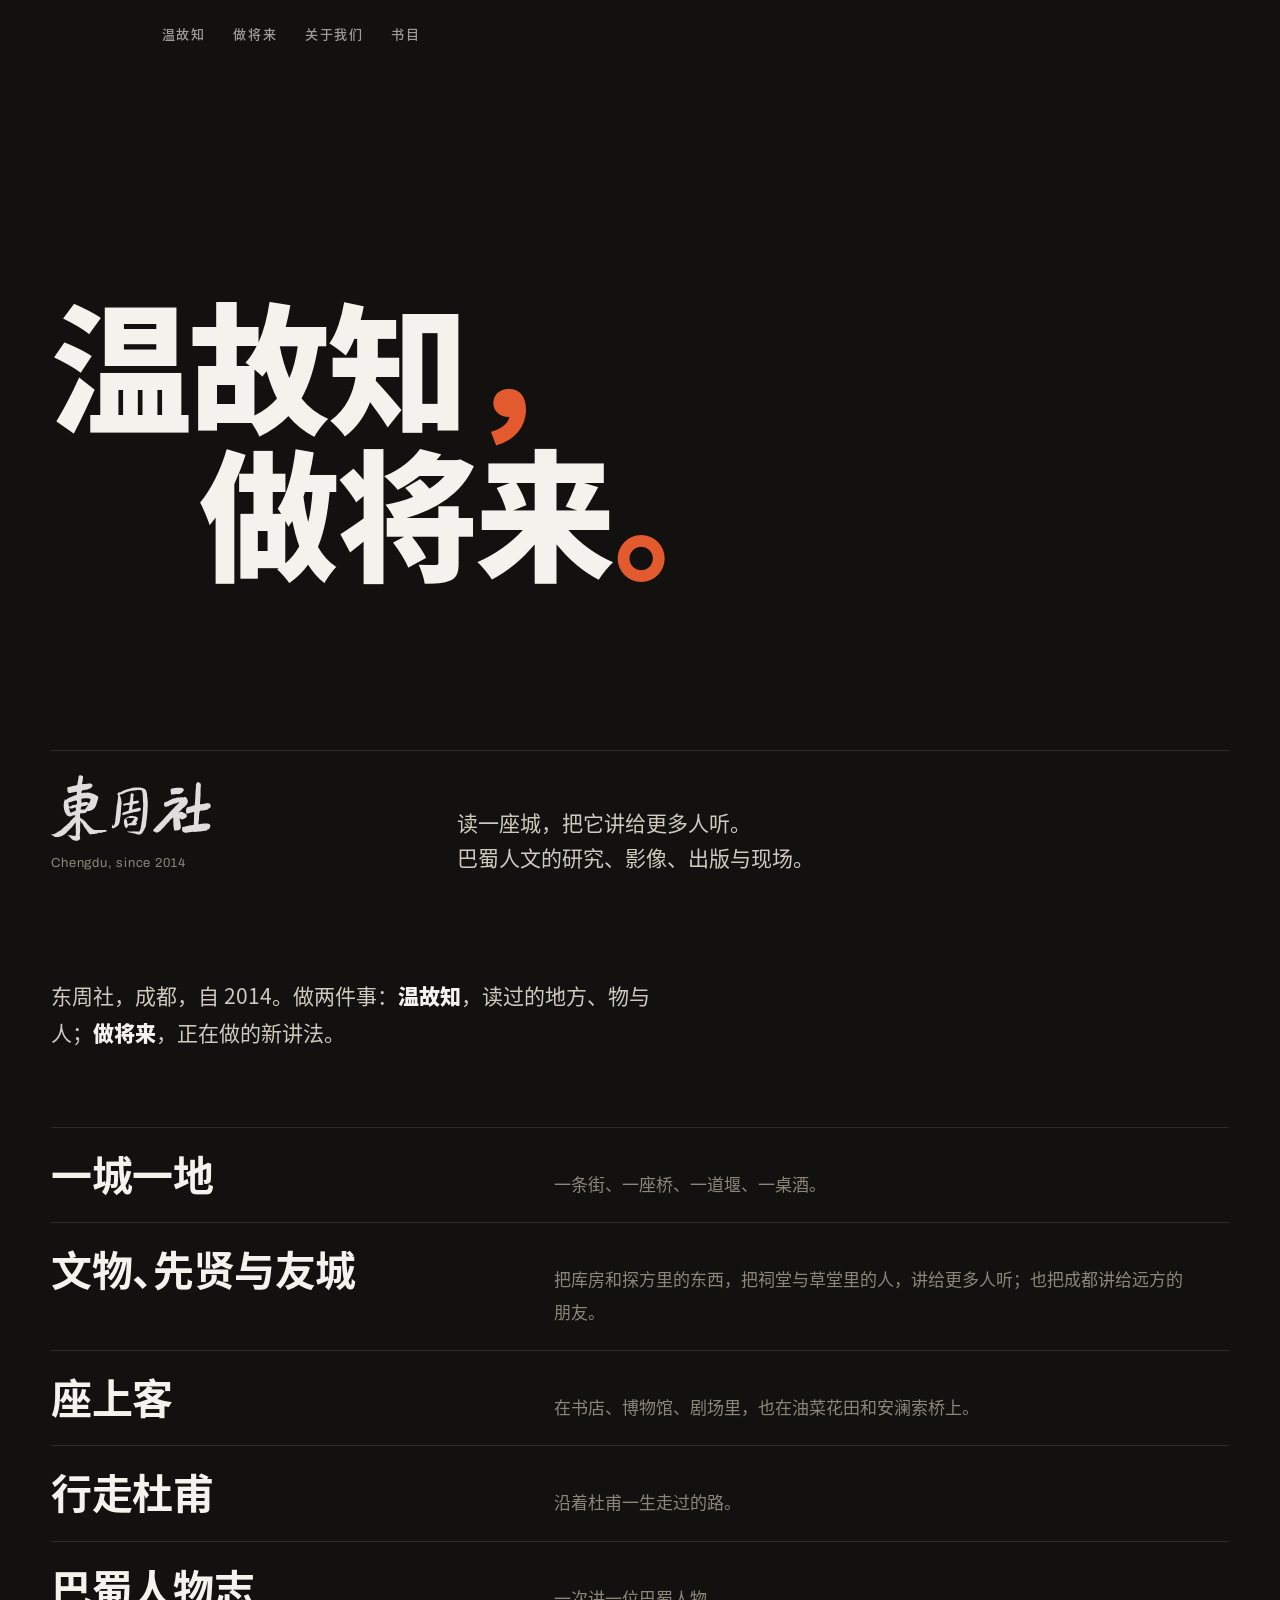
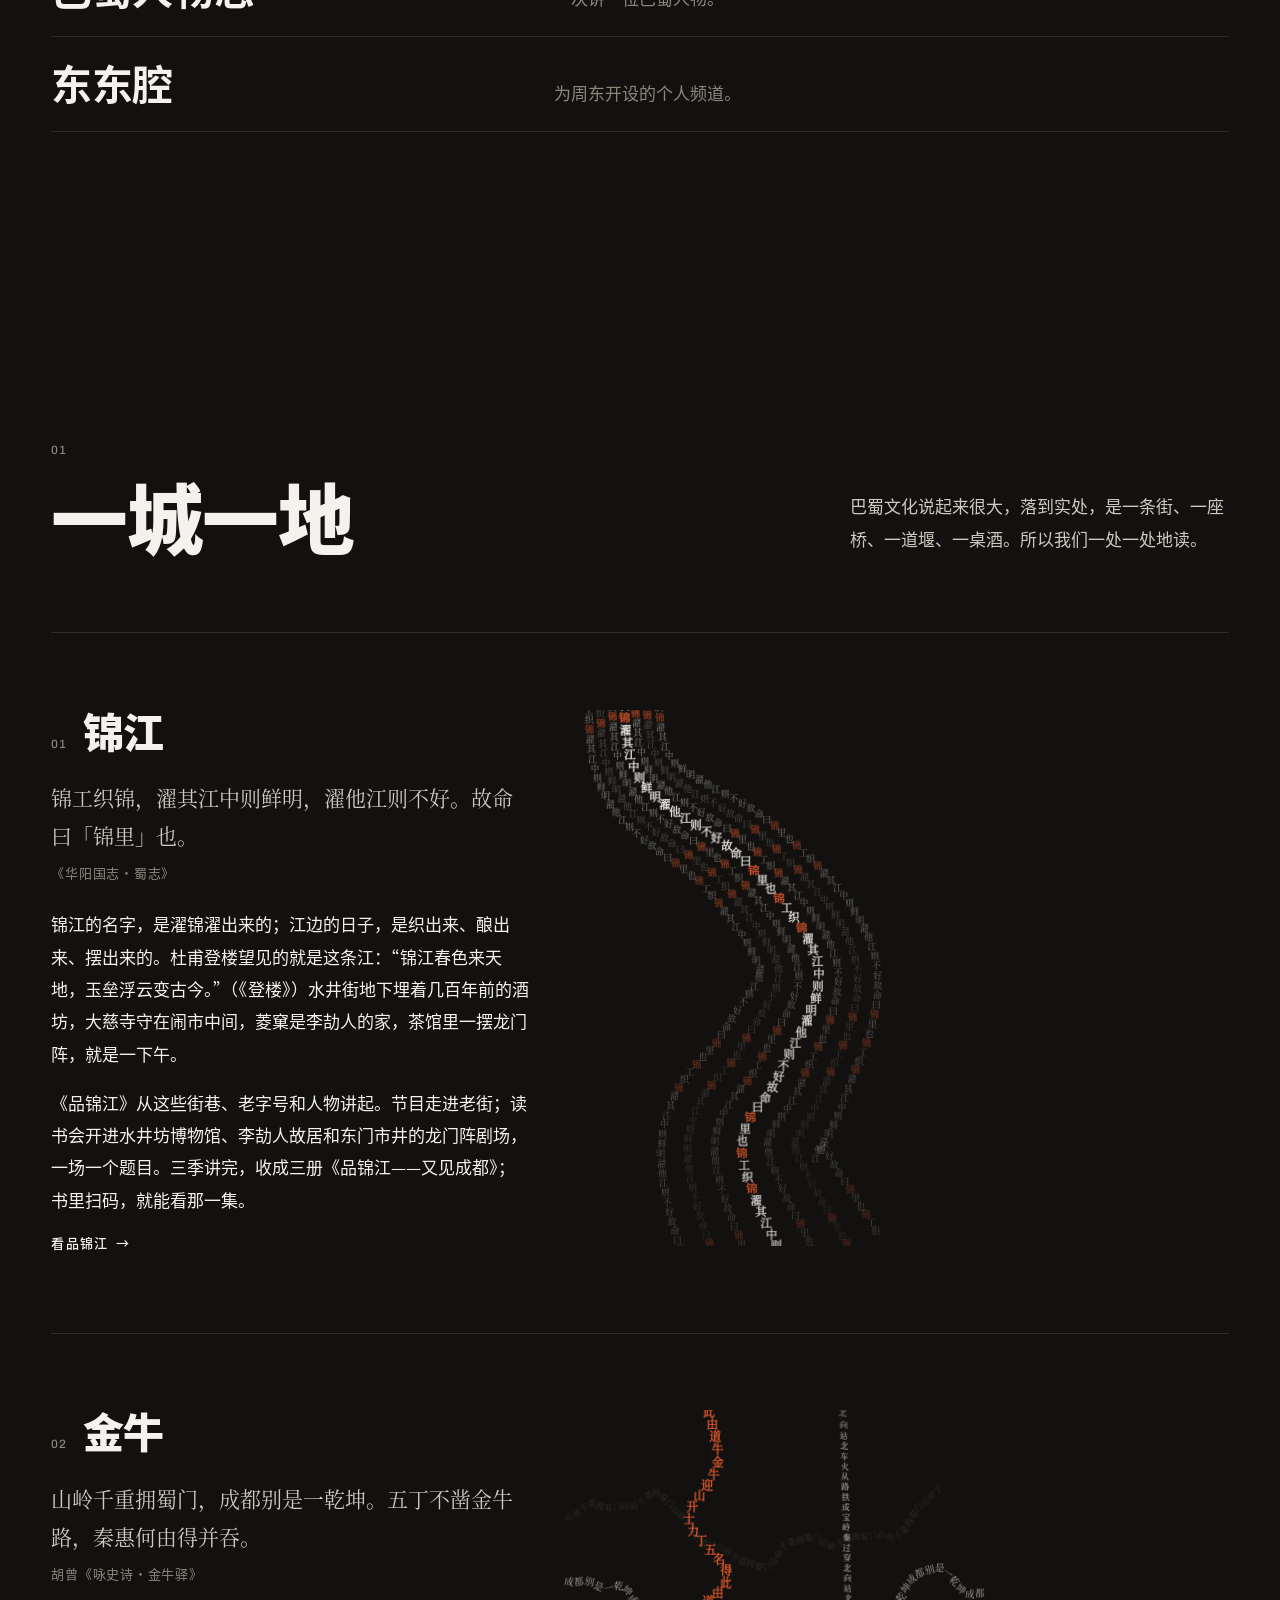
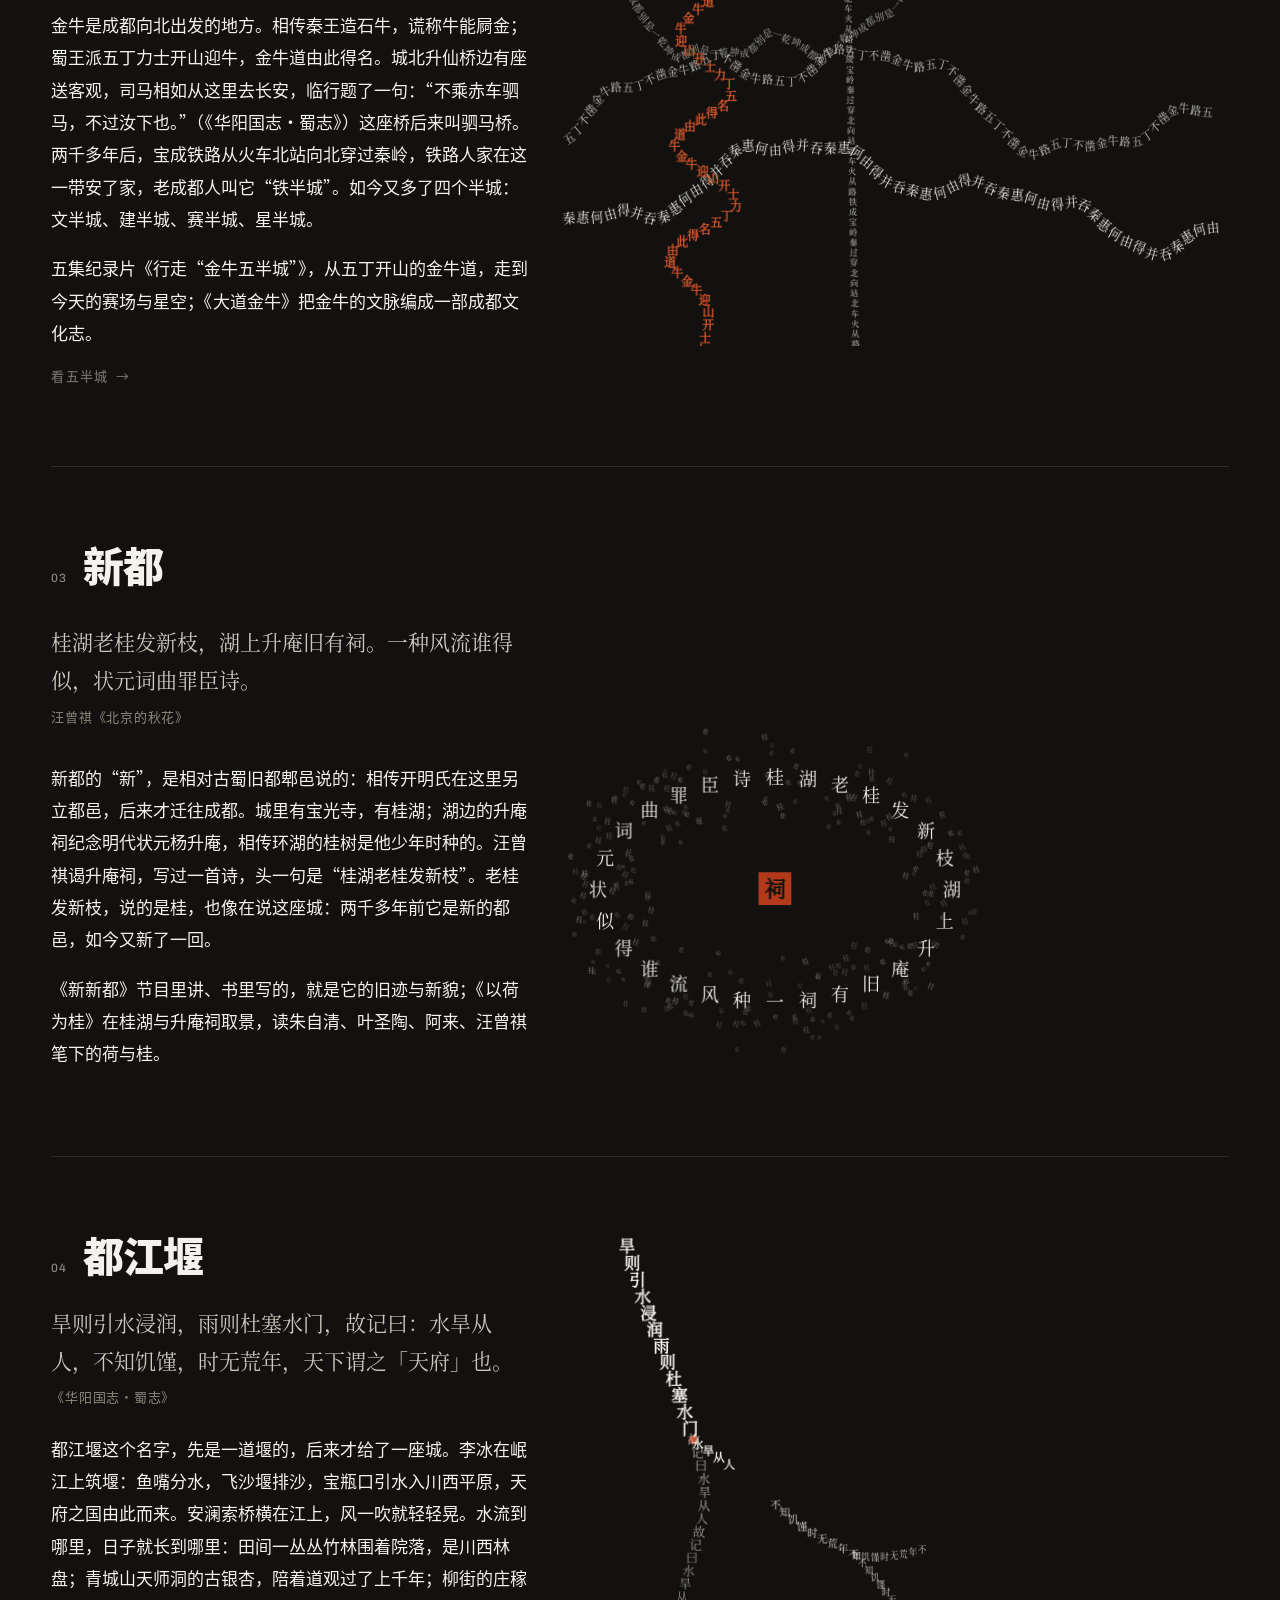
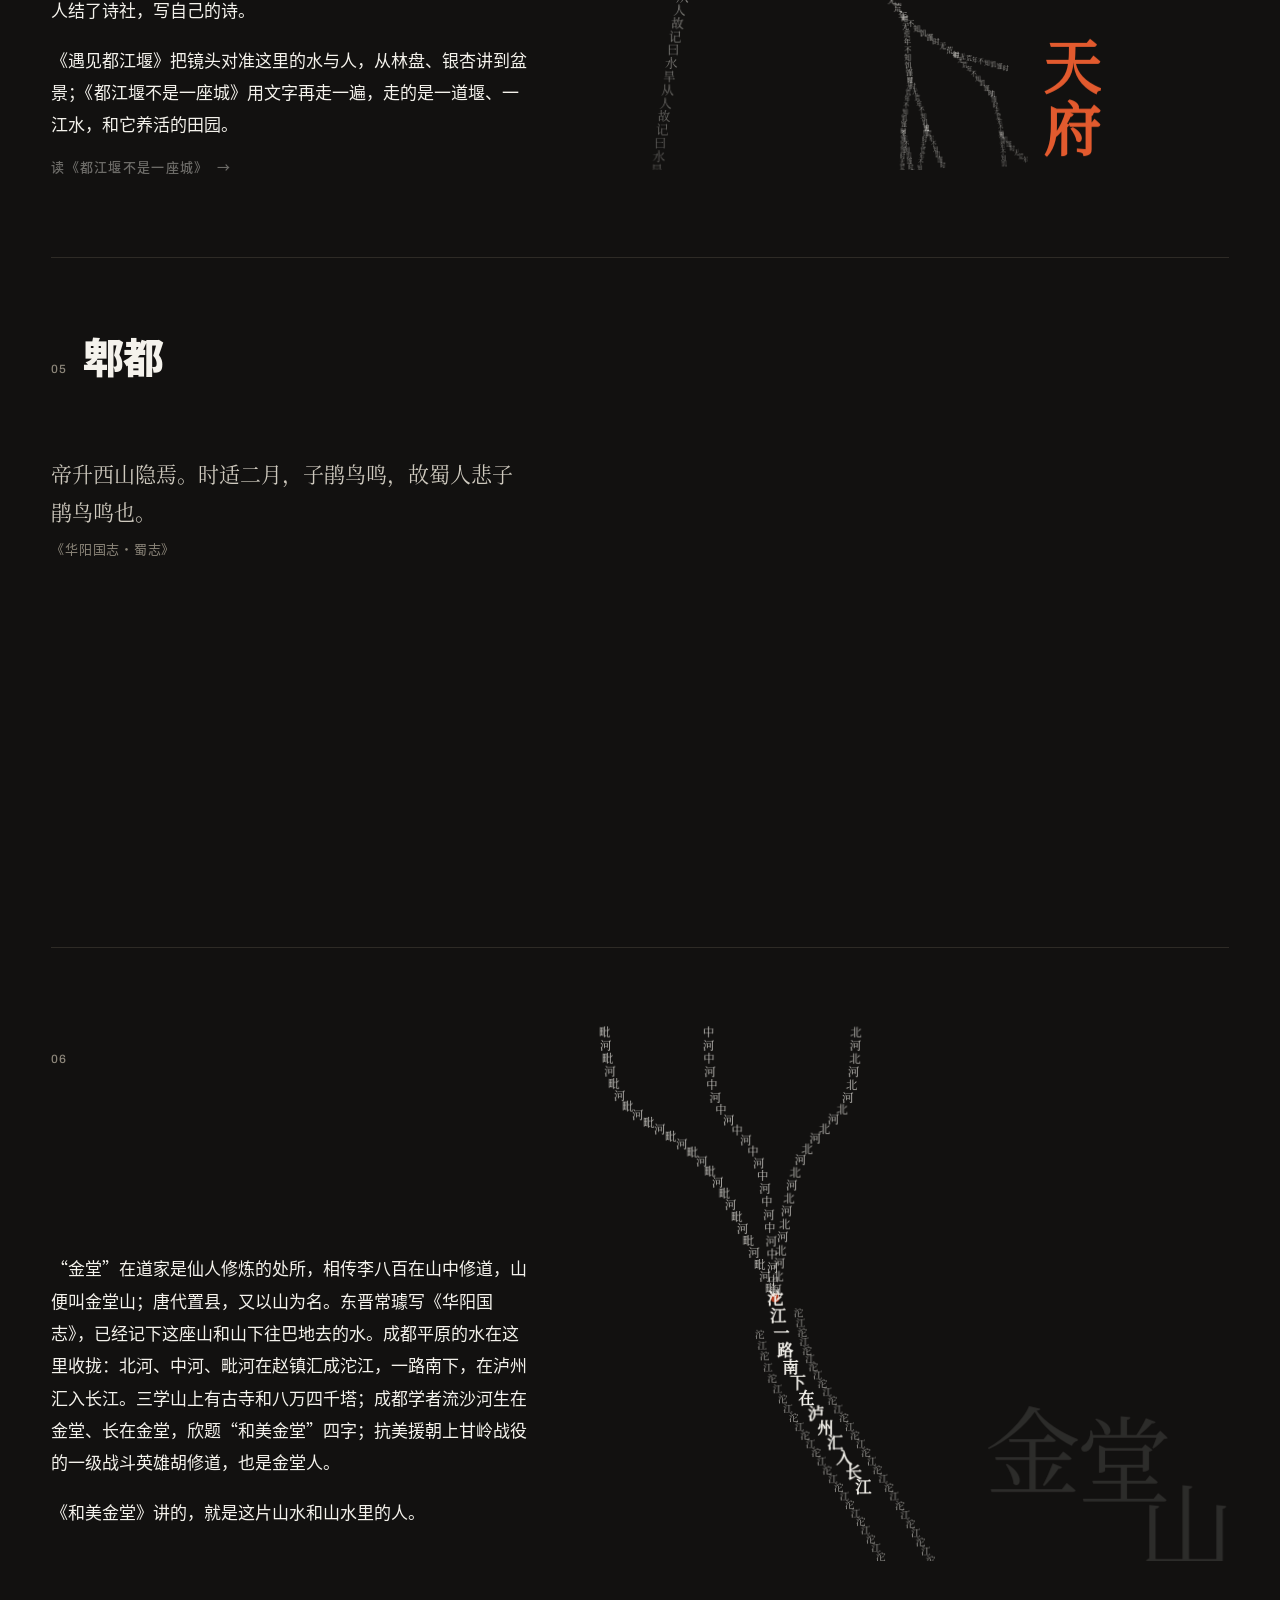
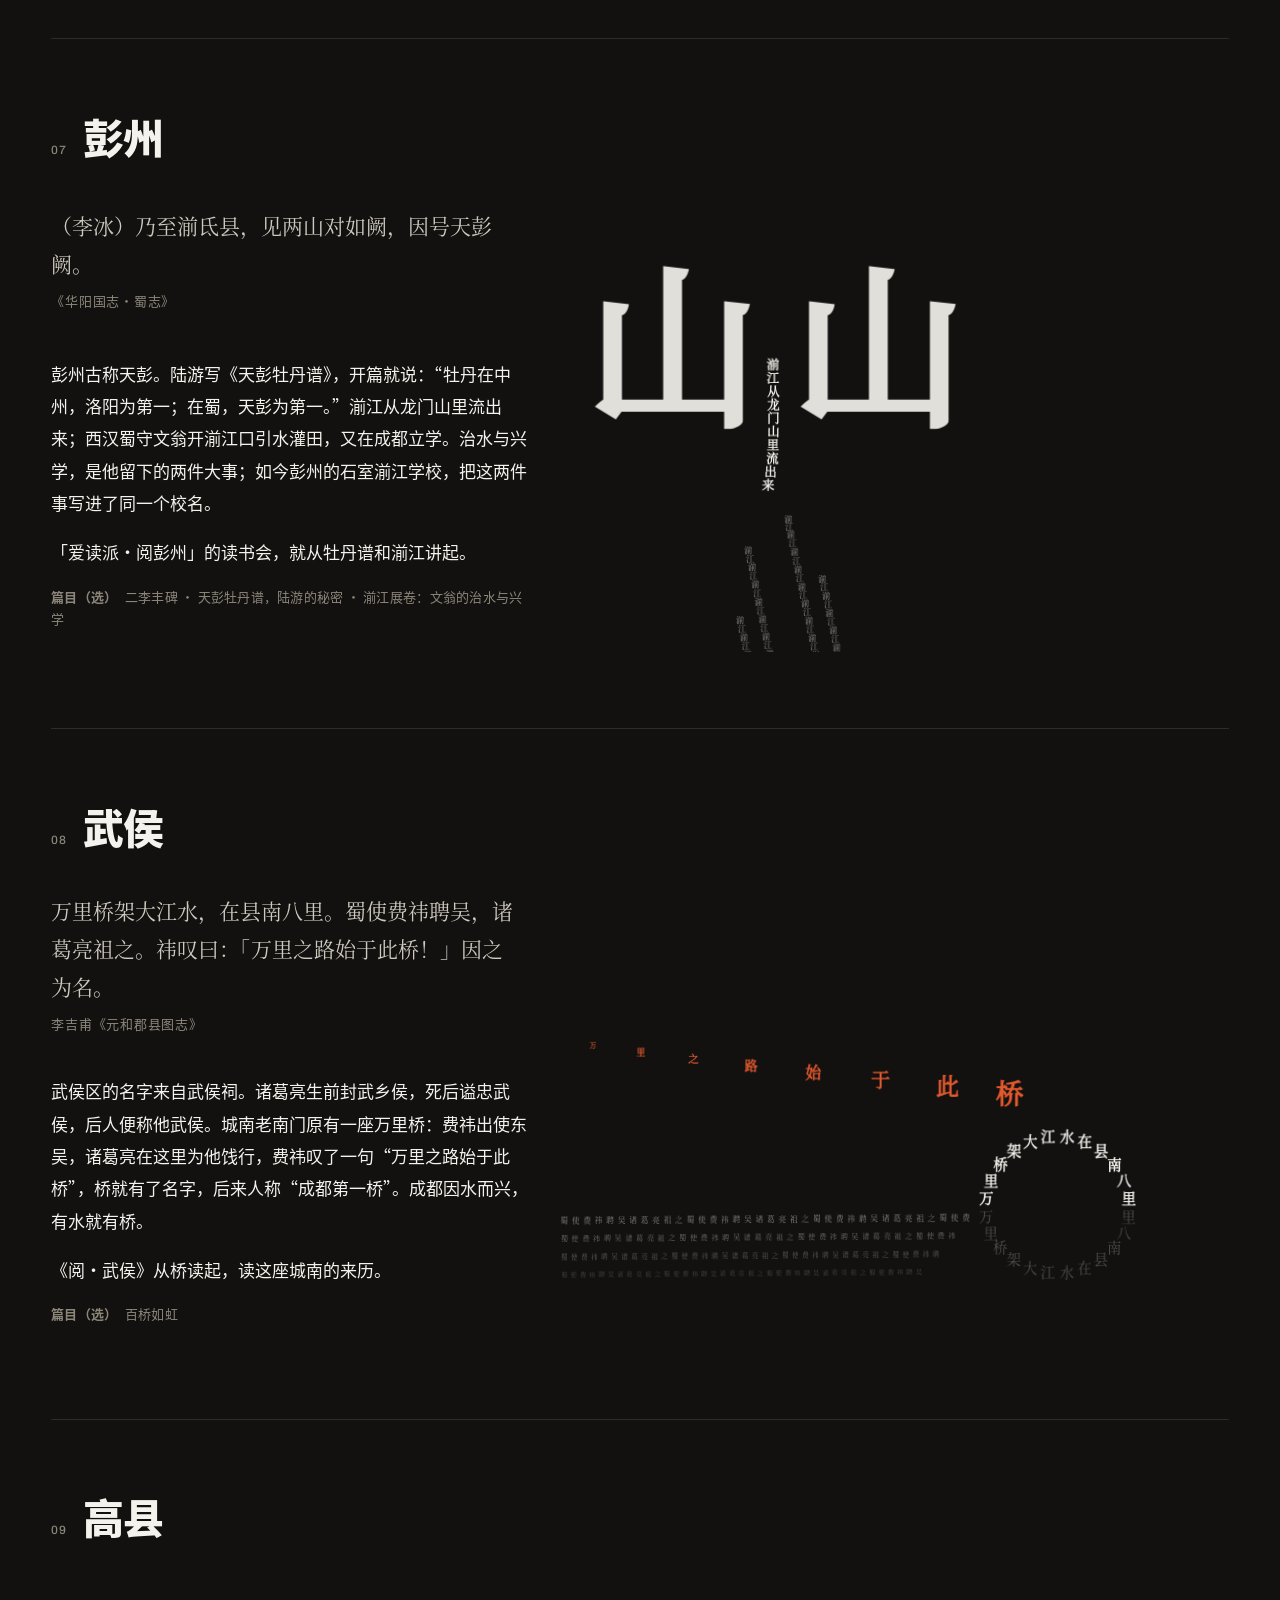
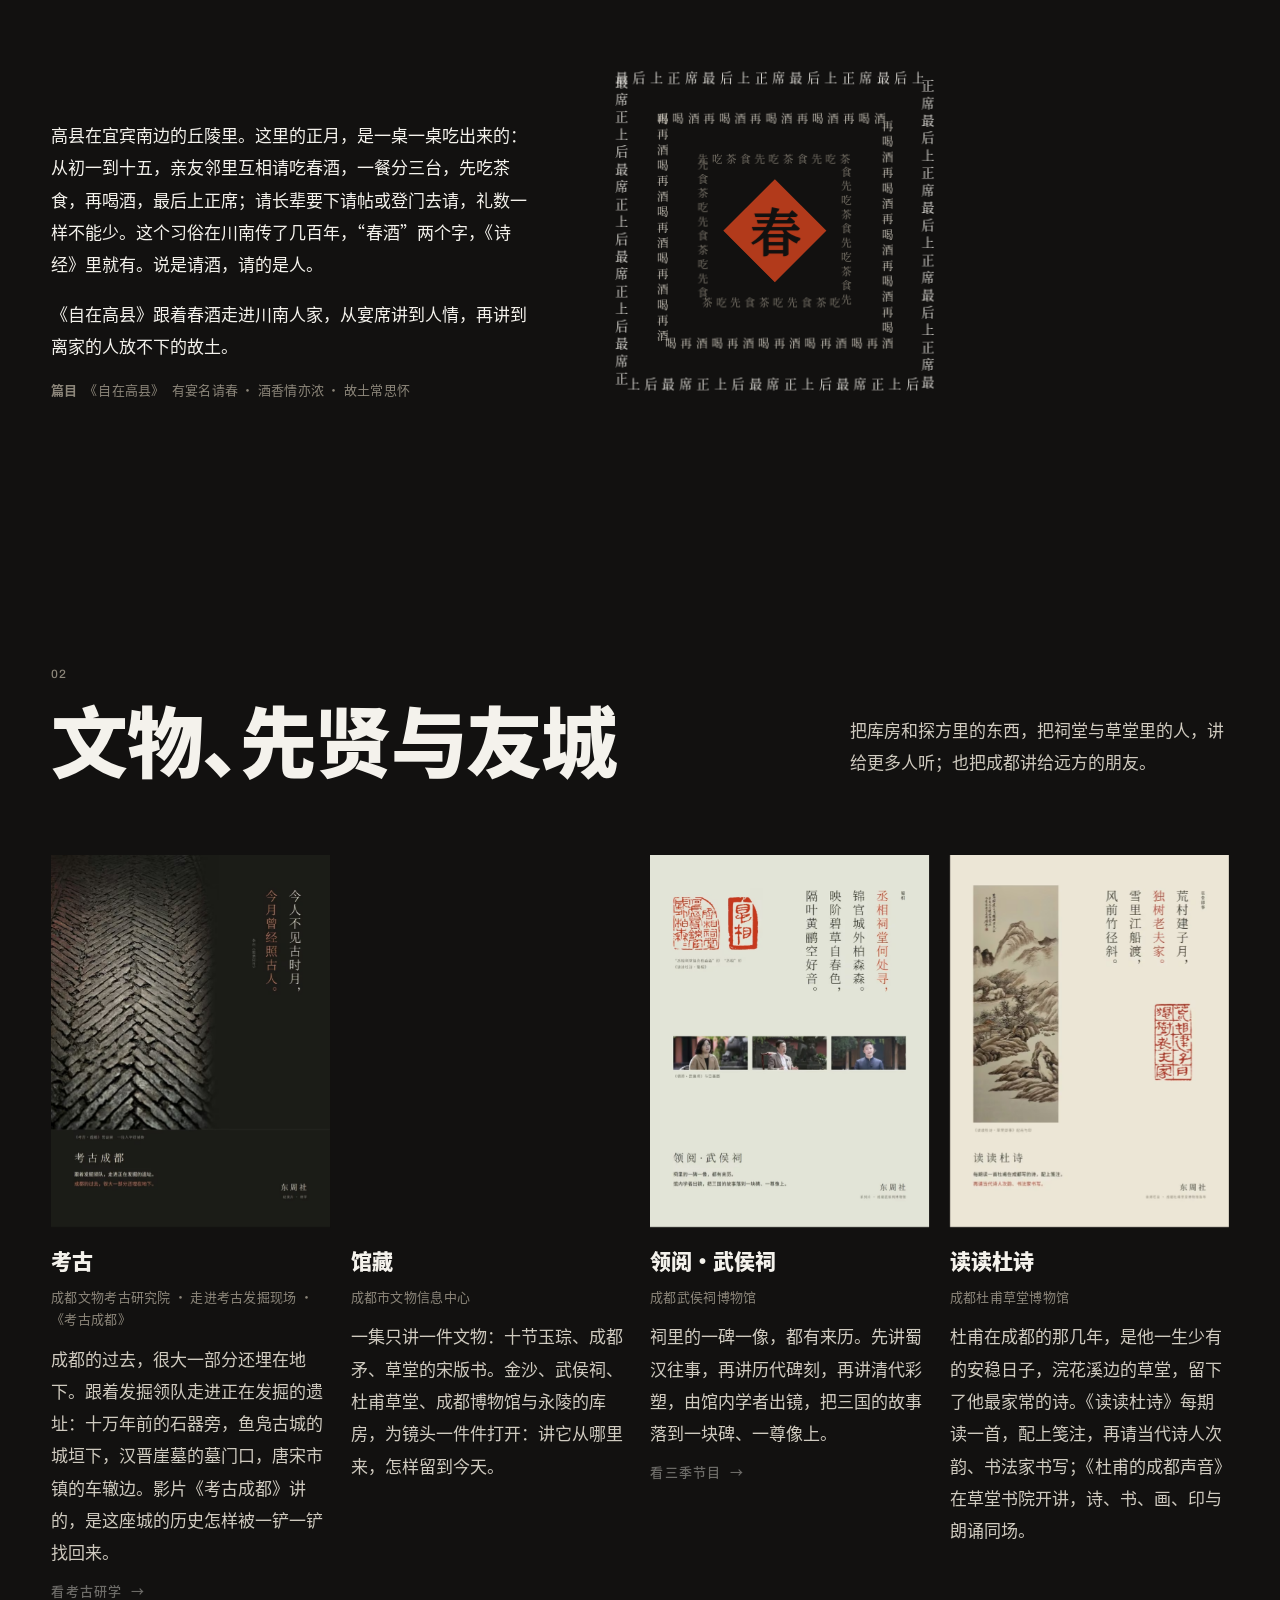
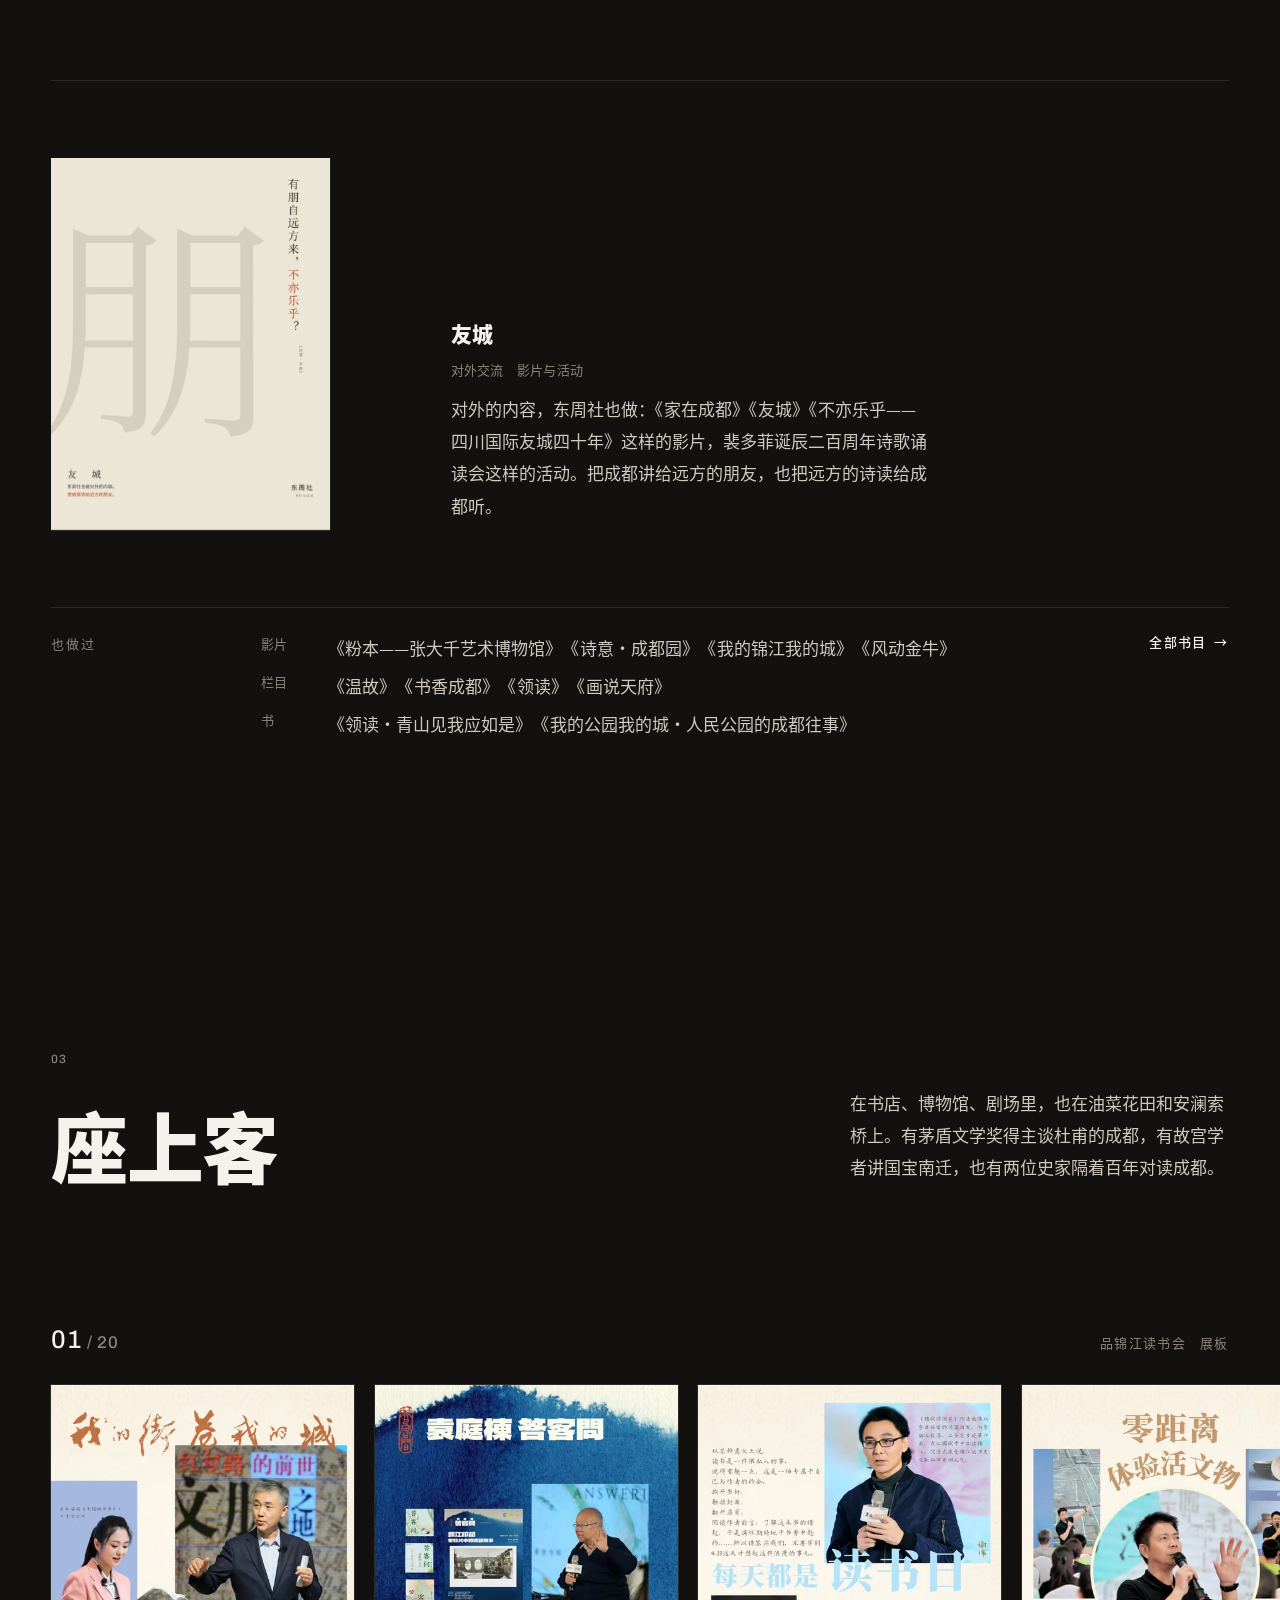
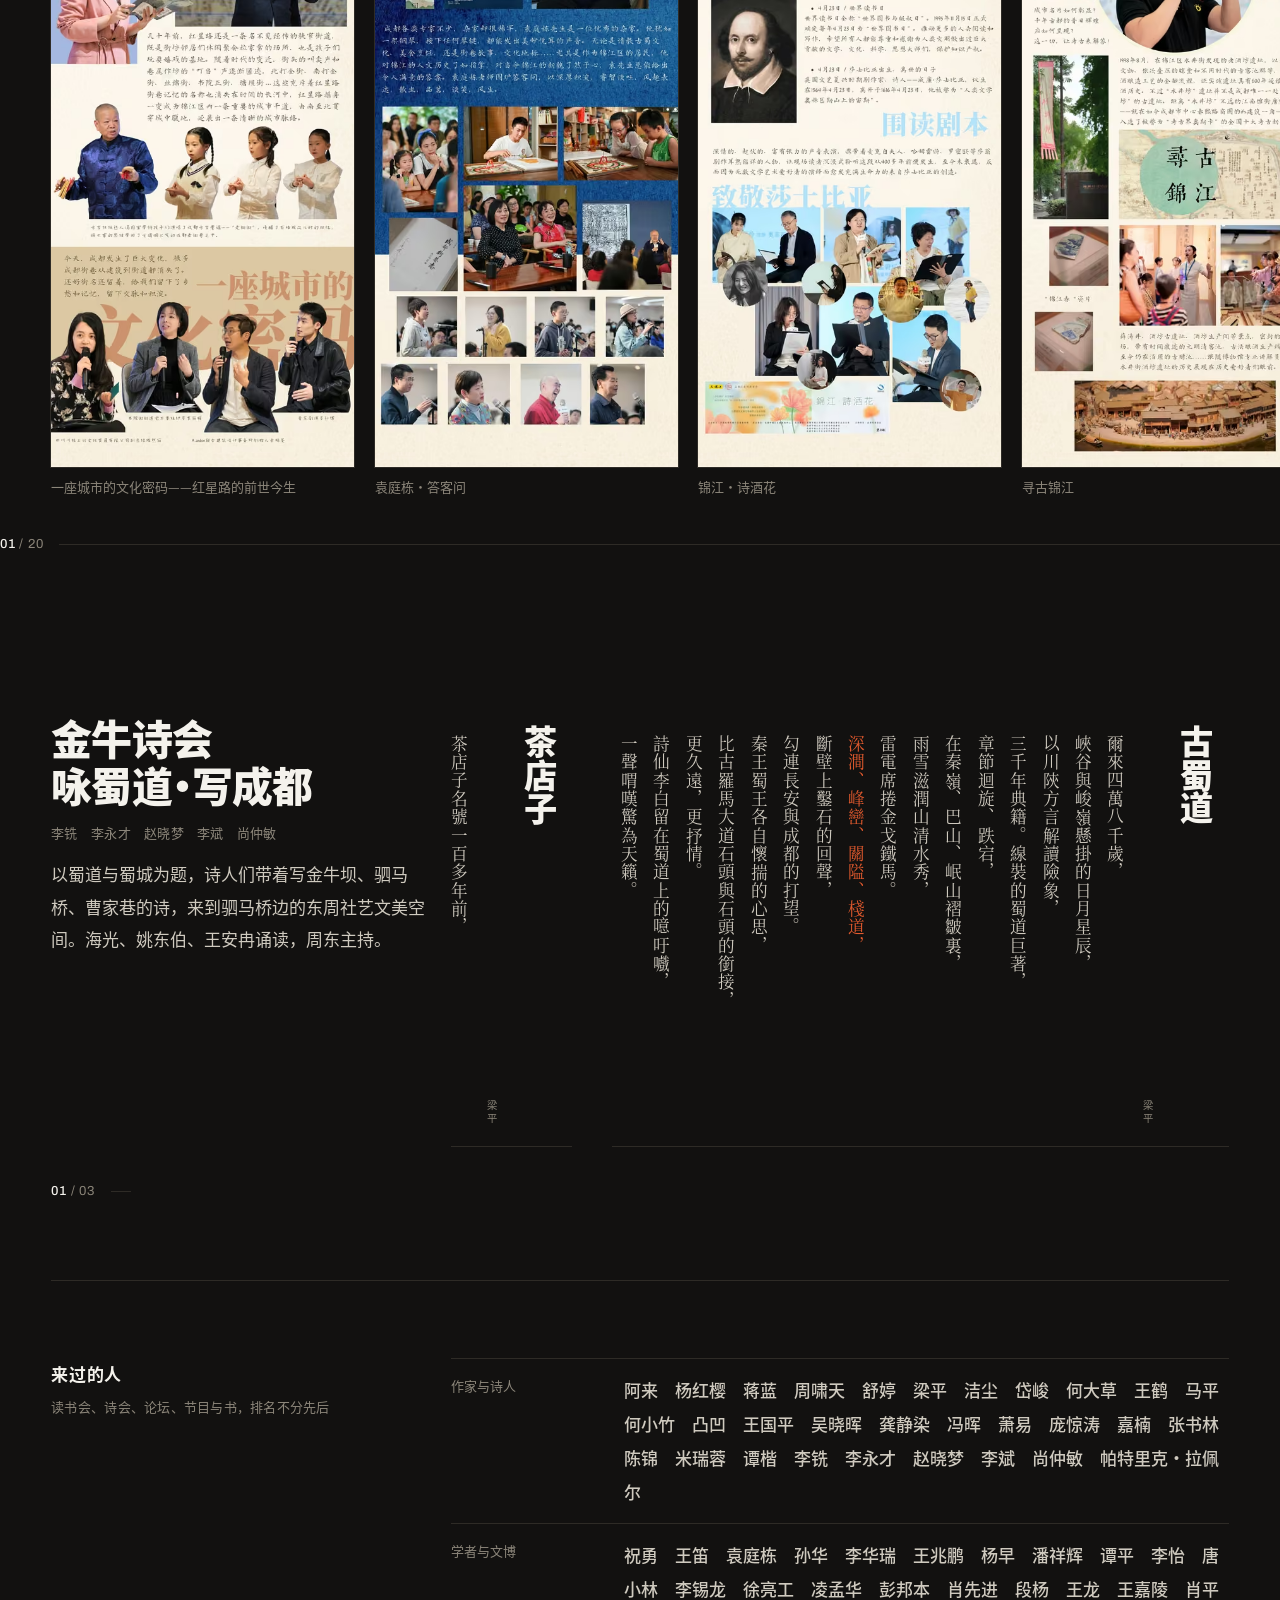
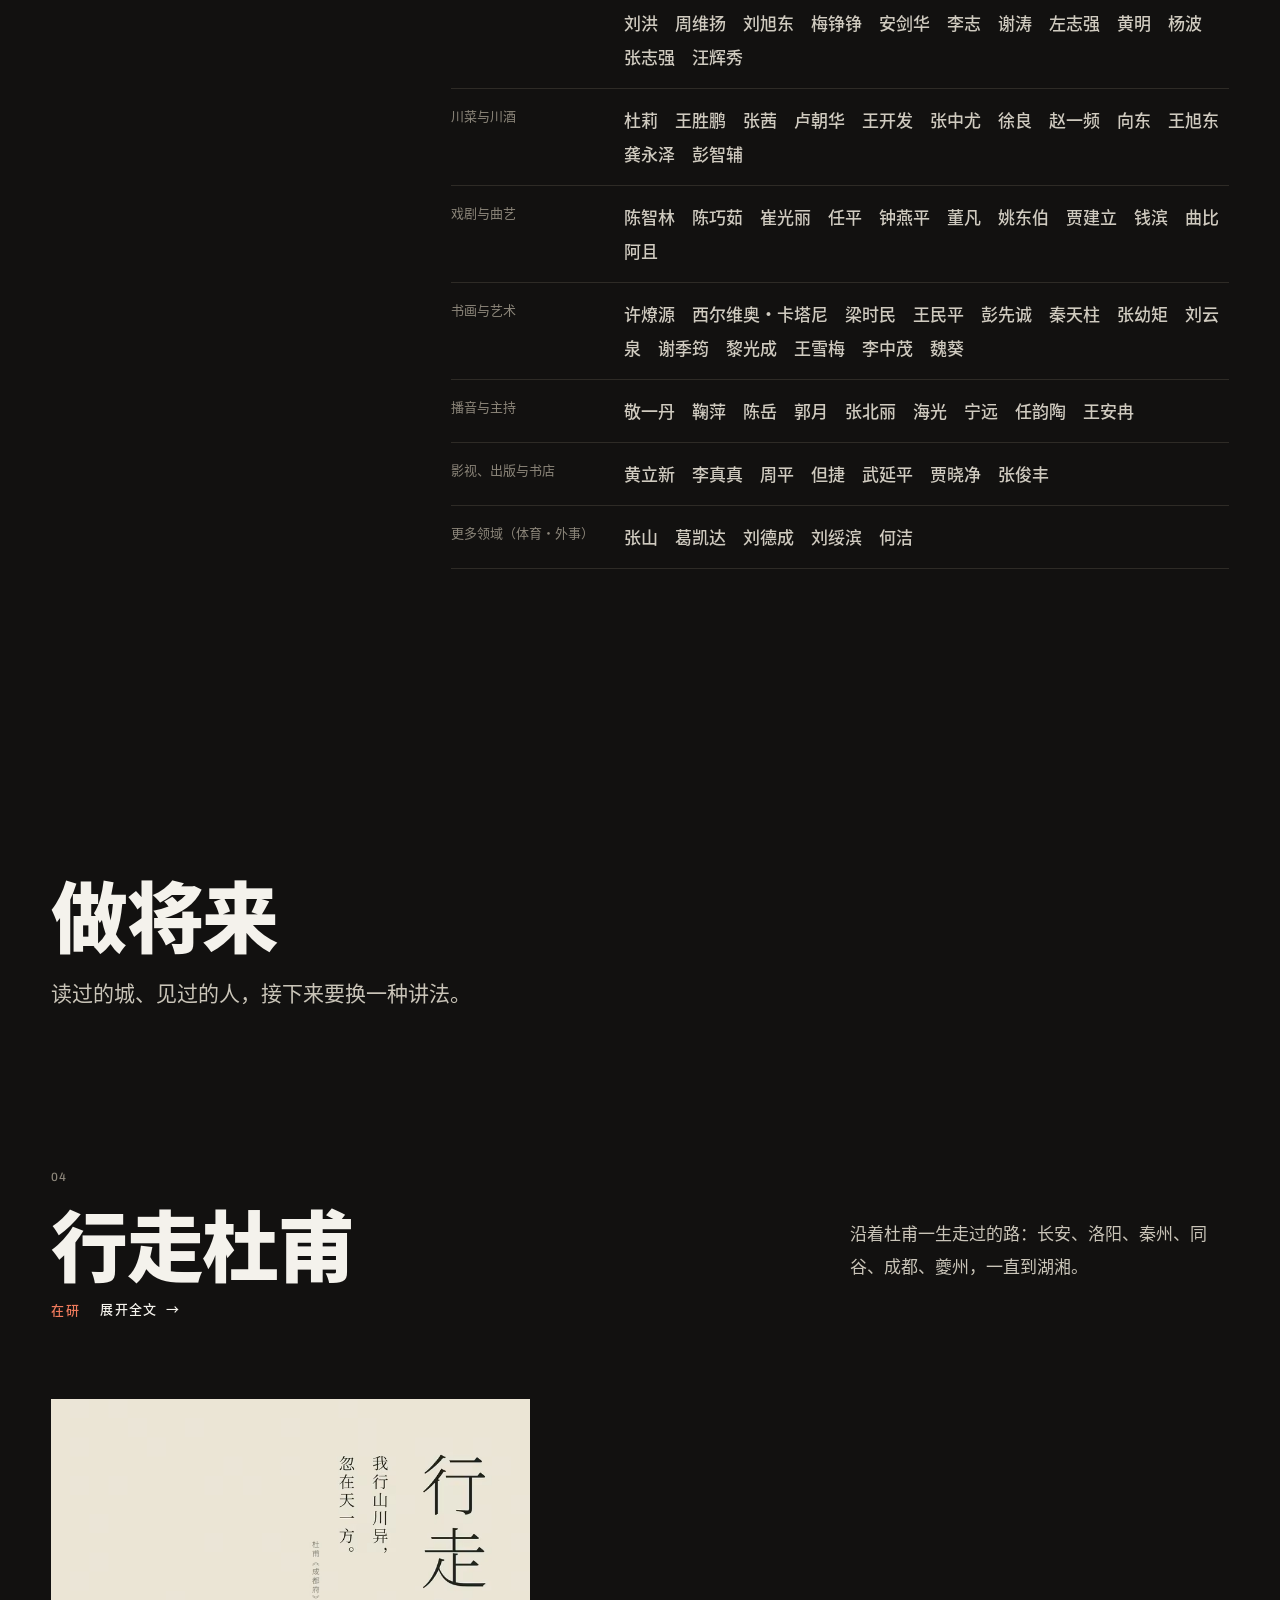
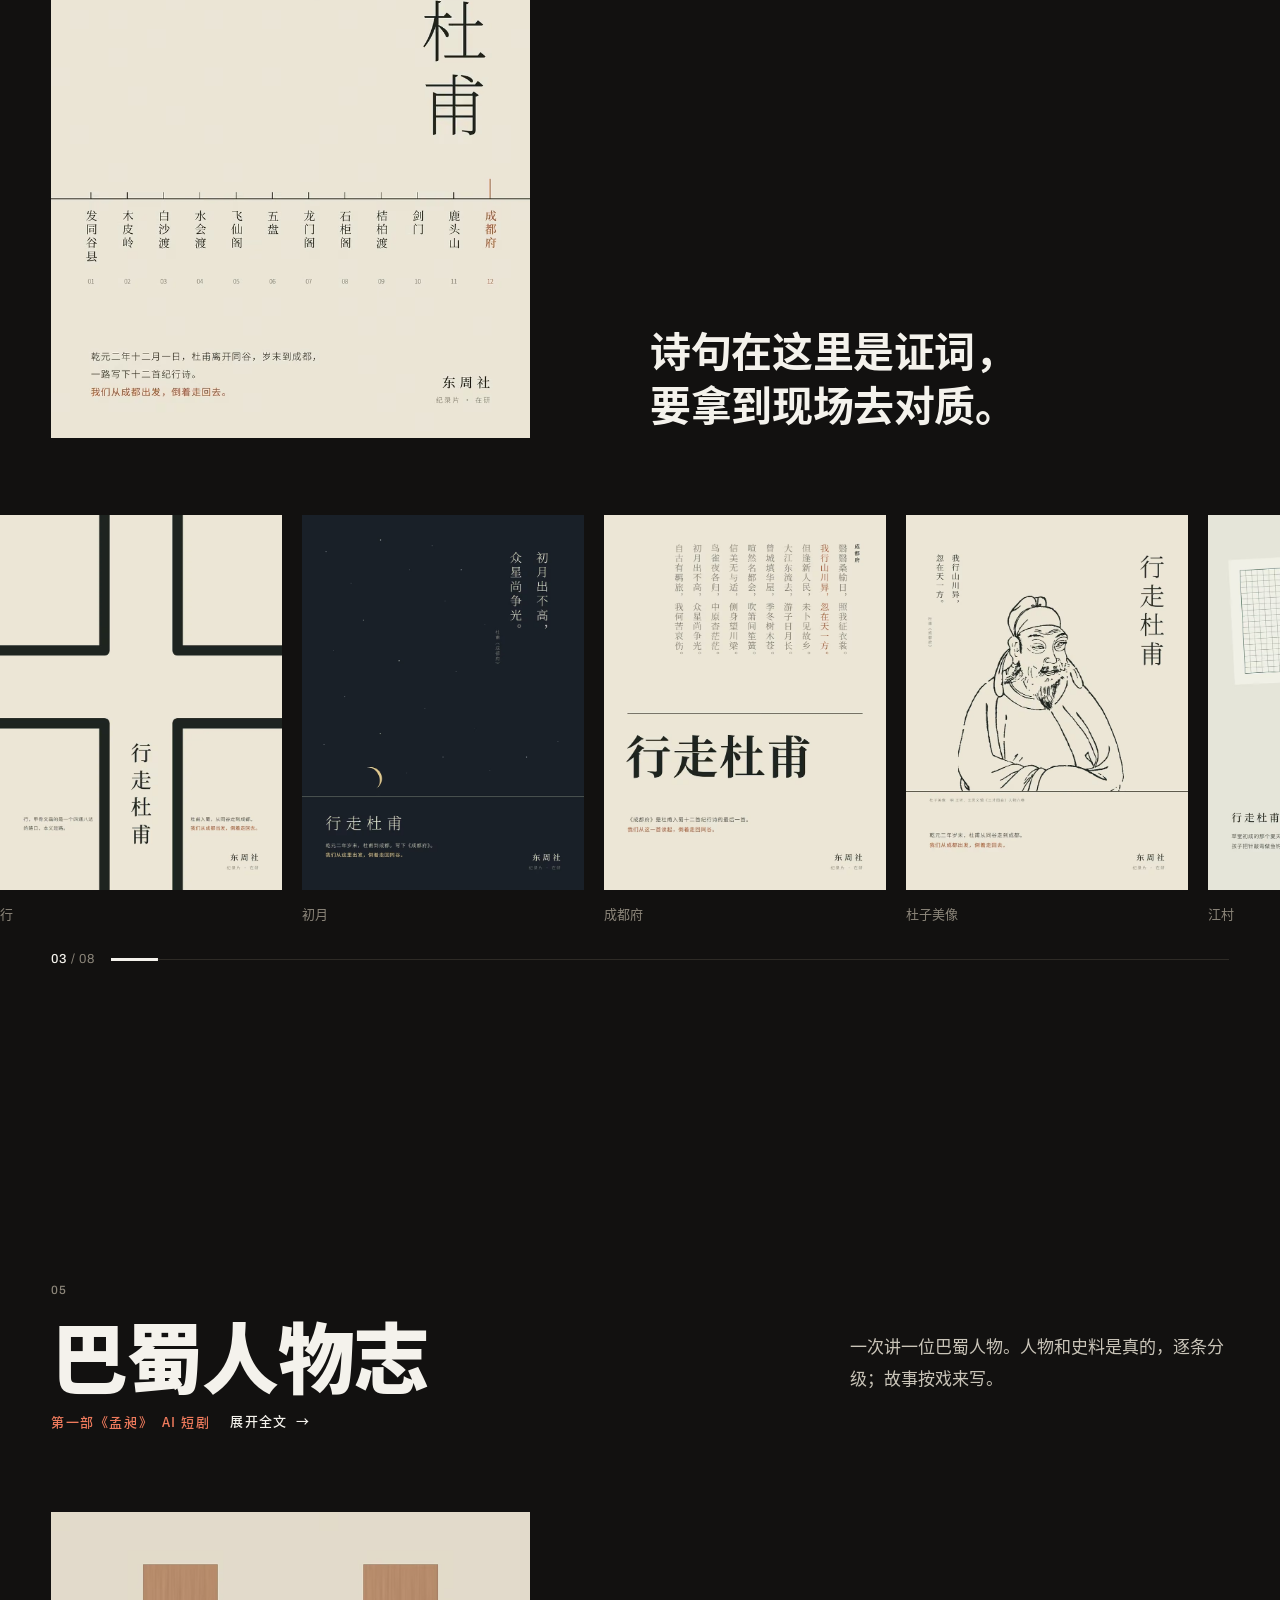
<file: index.html>
<!doctype html>
<html lang="zh-Hans">
<head>
<meta charset="utf-8">
<meta name="viewport" content="width=device-width, initial-scale=1, viewport-fit=cover">
<meta name="robots" content="noindex, nofollow">
<meta name="theme-color" content="#121110">
<script>(function(){try{if(sessionStorage.getItem("pc"))return}catch(e){}if(/[?&]pc\b/.test(location.search)){try{sessionStorage.setItem("pc","1")}catch(e){}return}if(matchMedia("(max-width: 720px) and (pointer: coarse)").matches)location.replace("m.html"+location.hash)})();</script>
<title>东周社 · 温故知，做将来</title>
<meta name="description" content="温故知，做将来。东周社，巴蜀人文，自 2014。">
<link rel="icon" href="favicon.ico" sizes="32x32">
<link rel="icon" href="assets/img/share/icon-192.png" type="image/png" sizes="192x192">
<link rel="apple-touch-icon" href="assets/img/share/icon-180.png">
<meta property="og:type" content="website">
<meta property="og:site_name" content="东周社">
<meta property="og:title" content="东周社 · 温故知，做将来">
<meta property="og:description" content="温故知，做将来。东周社，巴蜀人文，自 2014。">
<meta property="og:url" content="https://sydonz.github.io/site/">
<meta property="og:image" content="https://sydonz.github.io/site/assets/img/share/share.jpg">
<meta property="og:image:width" content="1200">
<meta property="og:image:height" content="630">
<meta name="twitter:card" content="summary_large_image">
<meta itemprop="image" content="https://sydonz.github.io/site/assets/img/share/share-sq.jpg">
<link rel="preload" href="assets/fonts/dzs-sans-900.woff2" as="font" type="font/woff2" crossorigin>
<link rel="preload" href="assets/fonts/dzs-sans-400.woff2" as="font" type="font/woff2" crossorigin>
<link rel="stylesheet" href="assets/css/bai.css?v=249bf2bc">
<script>if (!matchMedia("(prefers-reduced-motion: reduce)").matches) document.documentElement.classList.add("m");</script>
<script src="assets/js/lenis.min.js?v=249bf2bc" defer></script>
<script src="assets/js/bai.js?v=249bf2bc" defer></script>
<script src="assets/js/lightbox.js?v=249bf2bc" defer></script>
</head>
<body>
<img src="assets/img/share/share-sq.jpg" alt="" width="300" height="300" hidden style="display:none">
<a class="skip" href="#main">跳到正文</a>
<header class="nav" data-tone="light">
  <a class="nav__brand" href="#top" aria-label="东周社，回到页首"><img src="assets/img/logo/dzs-zi.svg" alt="" width="77" height="32"></a>
  <nav class="nav__menu" aria-label="板块">
    <a href="#wengu" data-to="wengu">温故知</a>
    <a href="#zuo" data-to="zuo">做将来</a>
    <a href="#about" data-to="about">关于我们</a>
    <a href="books.html" data-to="books">书目</a>
  </nav>
</header>
<main id="main">
<section class="hero" id="top" aria-label="东周社">
  <h1 class="hero__words"><span class="w" data-split>温故知<em>，</em></span><span class="w" data-split>做将来<em>。</em></span></h1>
  <div class="hero__foot">
    <p class="hero__who"><img class="hero__mark" src="assets/img/logo/dzs-zi.svg" alt="东周社" width="4925" height="2047"><span class="latin">Chengdu, since 2014</span></p>
    <p class="hero__what">读一座城，把它讲给更多人听。<br>巴蜀人文的研究、影像、出版与现场。</p>
  </div>
</section>
<section class="idx" id="wengu" aria-label="目录">
  <div class="idx__head wrap"><p class="idx__lead" data-r>东周社，成都，自 2014。做两件事：<b>温故知</b>，读过的地方、物与人；<b>做将来</b>，正在做的新讲法。</p></div>
  <ol class="idx__list wrap"><li><a href="#ycyd" data-preview="assets/img/posters/relic-06-800.avif"><span class="idx__name">一城一地</span><span class="idx__desc">一条街、一座桥、一道堰、一桌酒。</span><span class="idx__thumb"><img src="assets/img/posters/relic-06-800.avif" alt="" width="64" height="85" loading="lazy"></span></a></li><li><a href="#relic" data-preview="assets/img/posters/relic-02-800.avif"><span class="idx__name">文物、先贤与友城</span><span class="idx__desc">把库房和探方里的东西，把祠堂与草堂里的人，讲给更多人听；也把成都讲给远方的朋友。</span><span class="idx__thumb"><img src="assets/img/posters/relic-02-800.avif" alt="" width="64" height="85" loading="lazy"></span></a></li><li><a href="#guests" data-preview="assets/img/panels/zb-08-800.avif"><span class="idx__name">座上客</span><span class="idx__desc">在书店、博物馆、剧场里，也在油菜花田和安澜索桥上。</span><span class="idx__thumb"><img src="assets/img/panels/zb-08-800.avif" alt="" width="64" height="85" loading="lazy"></span></a></li><li><a href="#dufu" data-preview="assets/img/posters/dufu-01-800.avif"><span class="idx__name">行走杜甫</span><span class="idx__desc">沿着杜甫一生走过的路。</span><span class="idx__thumb"><img src="assets/img/posters/dufu-01-800.avif" alt="" width="64" height="85" loading="lazy"></span></a></li><li><a href="#renwu" data-preview="assets/img/posters/mc-01-800.avif"><span class="idx__name">巴蜀人物志</span><span class="idx__desc">一次讲一位巴蜀人物。</span><span class="idx__thumb"><img src="assets/img/posters/mc-01-800.avif" alt="" width="64" height="85" loading="lazy"></span></a></li><li><a href="#ddq" data-preview="assets/img/logo/dongdongqiang.svg"><span class="idx__name">东东腔</span><span class="idx__desc">为周东开设的个人频道。</span><span class="idx__thumb"><img src="assets/img/logo/dongdongqiang.svg" alt="" width="64" height="85" loading="lazy"></span></a></li></ol>
  <div class="idx__preview" aria-hidden="true"><img alt="" src="assets/img/posters/relic-06-800.avif"></div>
</section>
<section class="places" id="ycyd" data-section="ycyd" data-group="wengu">
  <header class="sh wrap ">
    <p class="sh__no latin" data-r>01</p>
    <h2 class="sh__title" data-split data-r>一城一地</h2>
    <p class="sh__lead" data-r>巴蜀文化说起来很大，落到实处，是一条街、一座桥、一道堰、一桌酒。所以我们一处一处地读。</p>
  </header>
  <ol class="places__list">
    <li class="place wrap" id="p01" data-place="01">
      <div class="place__name"><span class="latin place__no">01</span><h3 data-split data-r>锦江</h3></div>
      <figure class="plate" aria-label="一城一地 · 锦江：五色丝线并行成一条江">
        <div class="plate__t3" style="--rx0:48;--rz0:-8;--ty0:60;--tz0:140;--bb:0"><div class="plate__world" aria-hidden="true"><i class="w7" data-t0="0.110" data-t1="0.160" style="--x:224;--y:-45;--s:19.0;--o:0.55;color:#E25A2E">锦</i><i data-t0="0.121" data-t1="0.171" style="--x:225;--y:-25;--s:19.0;--o:0.55;color:#F4F2EC">工</i><i data-t0="0.132" data-t1="0.182" style="--x:227;--y:-5;--s:19.0;--o:0.54;color:#F4F2EC">织</i><i class="w7" data-t0="0.143" data-t1="0.193" style="--x:229;--y:16;--s:19.0;--o:0.54;color:#E25A2E">锦</i><i data-t0="0.154" data-t1="0.204" style="--x:231;--y:36;--s:19.0;--o:0.53;color:#F4F2EC">濯</i><i data-t0="0.165" data-t1="0.215" style="--x:235;--y:56;--s:19.0;--o:0.53;color:#F4F2EC">其</i><i data-t0="0.176" data-t1="0.226" style="--x:241;--y:76;--s:19.0;--o:0.52;color:#F4F2EC">江</i><i data-t0="0.187" data-t1="0.237" style="--x:249;--y:95;--s:19.0;--o:0.52;color:#F4F2EC">中</i><i data-t0="0.198" data-t1="0.248" style="--x:261;--y:111;--s:19.0;--o:0.52;color:#F4F2EC">则</i><i data-t0="0.209" data-t1="0.259" style="--x:277;--y:123;--s:19.0;--o:0.51;color:#F4F2EC">鲜</i><i data-t0="0.220" data-t1="0.270" style="--x:294;--y:135;--s:19.0;--o:0.51;color:#F4F2EC">明</i><i data-t0="0.231" data-t1="0.281" style="--x:312;--y:145;--s:19.0;--o:0.50;color:#F4F2EC">濯</i><i data-t0="0.242" data-t1="0.292" style="--x:330;--y:155;--s:19.0;--o:0.50;color:#F4F2EC">他</i><i data-t0="0.253" data-t1="0.303" style="--x:347;--y:165;--s:19.0;--o:0.50;color:#F4F2EC">江</i><i data-t0="0.264" data-t1="0.314" style="--x:366;--y:175;--s:19.0;--o:0.49;color:#F4F2EC">则</i><i data-t0="0.275" data-t1="0.325" style="--x:384;--y:185;--s:19.0;--o:0.49;color:#F4F2EC">不</i><i data-t0="0.286" data-t1="0.336" style="--x:402;--y:195;--s:19.0;--o:0.48;color:#F4F2EC">好</i><i data-t0="0.297" data-t1="0.347" style="--x:420;--y:205;--s:19.0;--o:0.48;color:#F4F2EC">故</i><i data-t0="0.308" data-t1="0.358" style="--x:437;--y:217;--s:19.0;--o:0.47;color:#F4F2EC">命</i><i data-t0="0.319" data-t1="0.369" style="--x:453;--y:229;--s:19.0;--o:0.47;color:#F4F2EC">曰</i><i class="w7" data-t0="0.330" data-t1="0.380" style="--x:469;--y:242;--s:19.0;--o:0.47;color:#E25A2E">锦</i><i data-t0="0.341" data-t1="0.391" style="--x:484;--y:256;--s:19.0;--o:0.46;color:#F4F2EC">里</i><i data-t0="0.352" data-t1="0.402" style="--x:500;--y:269;--s:19.0;--o:0.46;color:#F4F2EC">也</i><i class="w7" data-t0="0.363" data-t1="0.413" style="--x:515;--y:283;--s:19.0;--o:0.45;color:#E25A2E">锦</i><i data-t0="0.374" data-t1="0.424" style="--x:530;--y:298;--s:19.0;--o:0.45;color:#F4F2EC">工</i><i data-t0="0.385" data-t1="0.435" style="--x:545;--y:311;--s:19.0;--o:0.45;color:#F4F2EC">织</i><i class="w7" data-t0="0.396" data-t1="0.446" style="--x:559;--y:326;--s:19.0;--o:0.44;color:#E25A2E">锦</i><i data-t0="0.407" data-t1="0.457" style="--x:573;--y:341;--s:19.0;--o:0.44;color:#F4F2EC">濯</i><i data-t0="0.418" data-t1="0.468" style="--x:587;--y:356;--s:19.0;--o:0.43;color:#F4F2EC">其</i><i data-t0="0.429" data-t1="0.479" style="--x:601;--y:371;--s:19.0;--o:0.43;color:#F4F2EC">江</i><i data-t0="0.440" data-t1="0.490" style="--x:614;--y:387;--s:19.0;--o:0.42;color:#F4F2EC">中</i><i data-t0="0.451" data-t1="0.501" style="--x:626;--y:403;--s:19.0;--o:0.42;color:#F4F2EC">则</i><i data-t0="0.462" data-t1="0.512" style="--x:637;--y:421;--s:19.0;--o:0.42;color:#F4F2EC">鲜</i><i data-t0="0.473" data-t1="0.523" style="--x:648;--y:439;--s:19.0;--o:0.41;color:#F4F2EC">明</i><i data-t0="0.484" data-t1="0.534" style="--x:657;--y:456;--s:19.0;--o:0.41;color:#F4F2EC">濯</i><i data-t0="0.495" data-t1="0.545" style="--x:666;--y:474;--s:19.0;--o:0.40;color:#F4F2EC">他</i><i data-t0="0.506" data-t1="0.556" style="--x:673;--y:494;--s:19.0;--o:0.40;color:#F4F2EC">江</i><i data-t0="0.517" data-t1="0.567" style="--x:679;--y:514;--s:19.0;--o:0.40;color:#F4F2EC">则</i><i data-t0="0.528" data-t1="0.578" style="--x:682;--y:534;--s:19.0;--o:0.39;color:#F4F2EC">不</i><i data-t0="0.539" data-t1="0.589" style="--x:685;--y:555;--s:19.0;--o:0.39;color:#F4F2EC">好</i><i data-t0="0.550" data-t1="0.600" style="--x:685;--y:575;--s:19.0;--o:0.38;color:#F4F2EC">故</i><i data-t0="0.561" data-t1="0.611" style="--x:684;--y:596;--s:19.0;--o:0.38;color:#F4F2EC">命</i><i data-t0="0.572" data-t1="0.622" style="--x:682;--y:616;--s:19.0;--o:0.37;color:#F4F2EC">曰</i><i class="w7" data-t0="0.583" data-t1="0.633" style="--x:678;--y:636;--s:19.0;--o:0.37;color:#E25A2E">锦</i><i data-t0="0.594" data-t1="0.644" style="--x:674;--y:656;--s:19.0;--o:0.37;color:#F4F2EC">里</i><i data-t0="0.605" data-t1="0.655" style="--x:667;--y:676;--s:19.0;--o:0.36;color:#F4F2EC">也</i><i class="w7" data-t0="0.615" data-t1="0.665" style="--x:661;--y:696;--s:19.0;--o:0.36;color:#E25A2E">锦</i><i data-t0="0.626" data-t1="0.676" style="--x:654;--y:715;--s:19.0;--o:0.35;color:#F4F2EC">工</i><i data-t0="0.637" data-t1="0.687" style="--x:646;--y:734;--s:19.0;--o:0.35;color:#F4F2EC">织</i><i class="w7" data-t0="0.648" data-t1="0.698" style="--x:638;--y:752;--s:19.0;--o:0.35;color:#E25A2E">锦</i><i data-t0="0.659" data-t1="0.709" style="--x:631;--y:771;--s:19.0;--o:0.34;color:#F4F2EC">濯</i><i data-t0="0.670" data-t1="0.720" style="--x:623;--y:792;--s:19.0;--o:0.34;color:#F4F2EC">其</i><i data-t0="0.681" data-t1="0.731" style="--x:616;--y:810;--s:19.0;--o:0.33;color:#F4F2EC">江</i><i data-t0="0.692" data-t1="0.742" style="--x:610;--y:830;--s:19.0;--o:0.33;color:#F4F2EC">中</i><i data-t0="0.703" data-t1="0.753" style="--x:602;--y:848;--s:19.0;--o:0.32;color:#F4F2EC">则</i><i data-t0="0.714" data-t1="0.764" style="--x:593;--y:867;--s:19.0;--o:0.32;color:#F4F2EC">鲜</i><i data-t0="0.725" data-t1="0.775" style="--x:583;--y:885;--s:19.0;--o:0.32;color:#F4F2EC">明</i><i data-t0="0.736" data-t1="0.786" style="--x:572;--y:902;--s:19.0;--o:0.31;color:#F4F2EC">濯</i><i data-t0="0.747" data-t1="0.797" style="--x:562;--y:919;--s:19.0;--o:0.31;color:#F4F2EC">他</i><i data-t0="0.758" data-t1="0.808" style="--x:556;--y:937;--s:19.0;--o:0.30;color:#F4F2EC">江</i><i data-t0="0.769" data-t1="0.819" style="--x:566;--y:919;--s:19.0;--o:0.30;color:#F4F2EC">则</i><i data-t0="0.780" data-t1="0.830" style="--x:574;--y:913;--s:19.0;--o:0.30;color:#F4F2EC">不</i><i data-t0="0.791" data-t1="0.841" style="--x:584;--y:932;--s:19.0;--o:0.29;color:#F4F2EC">好</i><i data-t0="0.802" data-t1="0.852" style="--x:594;--y:950;--s:19.0;--o:0.29;color:#F4F2EC">故</i><i data-t0="0.813" data-t1="0.863" style="--x:604;--y:968;--s:19.0;--o:0.28;color:#F4F2EC">命</i><i data-t0="0.824" data-t1="0.874" style="--x:616;--y:985;--s:19.0;--o:0.28;color:#F4F2EC">曰</i><i class="w7" data-t0="0.835" data-t1="0.885" style="--x:627;--y:1002;--s:19.0;--o:0.27;color:#E25A2E">锦</i><i data-t0="0.846" data-t1="0.896" style="--x:639;--y:1020;--s:19.0;--o:0.27;color:#F4F2EC">里</i><i data-t0="0.857" data-t1="0.907" style="--x:649;--y:1037;--s:19.0;--o:0.27;color:#F4F2EC">也</i><i class="w7" data-t0="0.868" data-t1="0.918" style="--x:660;--y:1054;--s:19.0;--o:0.26;color:#E25A2E">锦</i><i data-t0="0.879" data-t1="0.929" style="--x:672;--y:1071;--s:19.0;--o:0.26;color:#F4F2EC">工</i><i data-t0="0.890" data-t1="0.940" style="--x:681;--y:1089;--s:19.0;--o:0.25;color:#F4F2EC">织</i><i class="w7" data-t0="0.080" data-t1="0.130" style="--x:199;--y:-51;--s:19.0;--o:0.65;color:#E25A2E">锦</i><i data-t0="0.092" data-t1="0.142" style="--x:201;--y:-30;--s:19.0;--o:0.64;color:#8C867A">工</i><i data-t0="0.104" data-t1="0.154" style="--x:203;--y:-9;--s:19.0;--o:0.64;color:#8C867A">织</i><i class="w7" data-t0="0.115" data-t1="0.165" style="--x:203;--y:11;--s:19.0;--o:0.63;color:#E25A2E">锦</i><i data-t0="0.127" data-t1="0.177" style="--x:205;--y:31;--s:19.0;--o:0.63;color:#8C867A">濯</i><i data-t0="0.139" data-t1="0.189" style="--x:209;--y:52;--s:19.0;--o:0.62;color:#8C867A">其</i><i data-t0="0.151" data-t1="0.201" style="--x:212;--y:71;--s:19.0;--o:0.62;color:#8C867A">江</i><i data-t0="0.162" data-t1="0.212" style="--x:219;--y:91;--s:19.0;--o:0.61;color:#8C867A">中</i><i data-t0="0.174" data-t1="0.224" style="--x:227;--y:110;--s:19.0;--o:0.60;color:#8C867A">则</i><i data-t0="0.186" data-t1="0.236" style="--x:240;--y:126;--s:19.0;--o:0.60;color:#8C867A">鲜</i><i data-t0="0.198" data-t1="0.248" style="--x:254;--y:140;--s:19.0;--o:0.59;color:#8C867A">明</i><i data-t0="0.209" data-t1="0.259" style="--x:270;--y:153;--s:19.0;--o:0.59;color:#8C867A">濯</i><i data-t0="0.221" data-t1="0.271" style="--x:288;--y:164;--s:19.0;--o:0.58;color:#8C867A">他</i><i data-t0="0.233" data-t1="0.283" style="--x:305;--y:175;--s:19.0;--o:0.58;color:#8C867A">江</i><i data-t0="0.245" data-t1="0.295" style="--x:323;--y:185;--s:19.0;--o:0.57;color:#8C867A">则</i><i data-t0="0.256" data-t1="0.306" style="--x:341;--y:194;--s:19.0;--o:0.56;color:#8C867A">不</i><i data-t0="0.268" data-t1="0.318" style="--x:360;--y:205;--s:19.0;--o:0.56;color:#8C867A">好</i><i data-t0="0.280" data-t1="0.330" style="--x:377;--y:216;--s:19.0;--o:0.55;color:#8C867A">故</i><i data-t0="0.292" data-t1="0.342" style="--x:394;--y:226;--s:19.0;--o:0.55;color:#8C867A">命</i><i data-t0="0.303" data-t1="0.353" style="--x:412;--y:238;--s:19.0;--o:0.54;color:#8C867A">曰</i><i class="w7" data-t0="0.315" data-t1="0.365" style="--x:428;--y:250;--s:19.0;--o:0.54;color:#E25A2E">锦</i><i data-t0="0.327" data-t1="0.377" style="--x:444;--y:263;--s:19.0;--o:0.53;color:#8C867A">里</i><i data-t0="0.339" data-t1="0.389" style="--x:459;--y:276;--s:19.0;--o:0.52;color:#8C867A">也</i><i class="w7" data-t0="0.350" data-t1="0.400" style="--x:473;--y:291;--s:19.0;--o:0.52;color:#E25A2E">锦</i><i data-t0="0.362" data-t1="0.412" style="--x:489;--y:305;--s:19.0;--o:0.51;color:#8C867A">工</i><i data-t0="0.374" data-t1="0.424" style="--x:503;--y:320;--s:19.0;--o:0.51;color:#8C867A">织</i><i class="w7" data-t0="0.386" data-t1="0.436" style="--x:518;--y:334;--s:19.0;--o:0.50;color:#E25A2E">锦</i><i data-t0="0.397" data-t1="0.447" style="--x:532;--y:349;--s:19.0;--o:0.50;color:#8C867A">濯</i><i data-t0="0.409" data-t1="0.459" style="--x:545;--y:364;--s:19.0;--o:0.49;color:#8C867A">其</i><i data-t0="0.421" data-t1="0.471" style="--x:560;--y:380;--s:19.0;--o:0.48;color:#8C867A">江</i><i data-t0="0.433" data-t1="0.483" style="--x:573;--y:396;--s:19.0;--o:0.48;color:#8C867A">中</i><i data-t0="0.444" data-t1="0.494" style="--x:584;--y:411;--s:19.0;--o:0.47;color:#8C867A">则</i><i data-t0="0.456" data-t1="0.506" style="--x:597;--y:428;--s:19.0;--o:0.47;color:#8C867A">鲜</i><i data-t0="0.468" data-t1="0.518" style="--x:607;--y:446;--s:19.0;--o:0.46;color:#8C867A">明</i><i data-t0="0.480" data-t1="0.530" style="--x:617;--y:463;--s:19.0;--o:0.46;color:#8C867A">濯</i><i data-t0="0.491" data-t1="0.541" style="--x:626;--y:482;--s:19.0;--o:0.45;color:#8C867A">他</i><i data-t0="0.503" data-t1="0.553" style="--x:633;--y:501;--s:19.0;--o:0.44;color:#8C867A">江</i><i data-t0="0.515" data-t1="0.565" style="--x:638;--y:521;--s:19.0;--o:0.44;color:#8C867A">则</i><i data-t0="0.527" data-t1="0.577" style="--x:642;--y:541;--s:19.0;--o:0.43;color:#8C867A">不</i><i data-t0="0.538" data-t1="0.588" style="--x:643;--y:562;--s:19.0;--o:0.43;color:#8C867A">好</i><i data-t0="0.550" data-t1="0.600" style="--x:643;--y:582;--s:19.0;--o:0.42;color:#8C867A">故</i><i data-t0="0.562" data-t1="0.612" style="--x:641;--y:602;--s:19.0;--o:0.41;color:#8C867A">命</i><i data-t0="0.574" data-t1="0.624" style="--x:637;--y:622;--s:19.0;--o:0.41;color:#8C867A">曰</i><i class="w7" data-t0="0.585" data-t1="0.635" style="--x:632;--y:642;--s:19.0;--o:0.40;color:#E25A2E">锦</i><i data-t0="0.597" data-t1="0.647" style="--x:626;--y:662;--s:19.0;--o:0.40;color:#8C867A">里</i><i data-t0="0.609" data-t1="0.659" style="--x:620;--y:681;--s:19.0;--o:0.39;color:#8C867A">也</i><i class="w7" data-t0="0.621" data-t1="0.671" style="--x:612;--y:701;--s:19.0;--o:0.39;color:#E25A2E">锦</i><i data-t0="0.632" data-t1="0.682" style="--x:603;--y:719;--s:19.0;--o:0.38;color:#8C867A">工</i><i data-t0="0.644" data-t1="0.694" style="--x:595;--y:738;--s:19.0;--o:0.37;color:#8C867A">织</i><i class="w7" data-t0="0.656" data-t1="0.706" style="--x:586;--y:757;--s:19.0;--o:0.37;color:#E25A2E">锦</i><i data-t0="0.668" data-t1="0.718" style="--x:578;--y:776;--s:19.0;--o:0.36;color:#8C867A">濯</i><i data-t0="0.680" data-t1="0.730" style="--x:571;--y:794;--s:19.0;--o:0.36;color:#8C867A">其</i><i data-t0="0.691" data-t1="0.741" style="--x:563;--y:813;--s:19.0;--o:0.35;color:#8C867A">江</i><i data-t0="0.703" data-t1="0.753" style="--x:553;--y:832;--s:19.0;--o:0.35;color:#8C867A">中</i><i data-t0="0.715" data-t1="0.765" style="--x:545;--y:850;--s:19.0;--o:0.34;color:#8C867A">则</i><i data-t0="0.727" data-t1="0.777" style="--x:533;--y:867;--s:19.0;--o:0.33;color:#8C867A">鲜</i><i data-t0="0.738" data-t1="0.788" style="--x:523;--y:885;--s:19.0;--o:0.33;color:#8C867A">明</i><i data-t0="0.750" data-t1="0.800" style="--x:512;--y:902;--s:19.0;--o:0.32;color:#8C867A">濯</i><i data-t0="0.762" data-t1="0.812" style="--x:514;--y:918;--s:19.0;--o:0.32;color:#8C867A">他</i><i data-t0="0.774" data-t1="0.824" style="--x:522;--y:936;--s:19.0;--o:0.31;color:#8C867A">江</i><i data-t0="0.785" data-t1="0.835" style="--x:530;--y:955;--s:19.0;--o:0.31;color:#8C867A">则</i><i data-t0="0.797" data-t1="0.847" style="--x:539;--y:974;--s:19.0;--o:0.30;color:#8C867A">不</i><i data-t0="0.809" data-t1="0.859" style="--x:548;--y:991;--s:19.0;--o:0.29;color:#8C867A">好</i><i data-t0="0.821" data-t1="0.871" style="--x:559;--y:1009;--s:19.0;--o:0.29;color:#8C867A">故</i><i data-t0="0.832" data-t1="0.882" style="--x:569;--y:1028;--s:19.0;--o:0.28;color:#8C867A">命</i><i data-t0="0.844" data-t1="0.894" style="--x:579;--y:1045;--s:19.0;--o:0.28;color:#8C867A">曰</i><i class="w7" data-t0="0.856" data-t1="0.906" style="--x:589;--y:1062;--s:19.0;--o:0.27;color:#E25A2E">锦</i><i data-t0="0.868" data-t1="0.918" style="--x:600;--y:1080;--s:19.0;--o:0.27;color:#8C867A">里</i><i data-t0="0.879" data-t1="0.929" style="--x:610;--y:1098;--s:19.0;--o:0.26;color:#8C867A">也</i><i class="w7" data-t0="0.891" data-t1="0.941" style="--x:620;--y:1116;--s:19.0;--o:0.25;color:#E25A2E">锦</i><i class="w7" data-t0="0.050" data-t1="0.100" style="--x:175;--y:-55;--s:19.0;--o:0.75;color:#E25A2E">锦</i><i data-t0="0.062" data-t1="0.112" style="--x:176;--y:-34;--s:19.0;--o:0.74;color:#CFCABF">工</i><i data-t0="0.074" data-t1="0.124" style="--x:177;--y:-14;--s:19.0;--o:0.74;color:#CFCABF">织</i><i class="w7" data-t0="0.086" data-t1="0.136" style="--x:178;--y:7;--s:19.0;--o:0.73;color:#E25A2E">锦</i><i data-t0="0.098" data-t1="0.148" style="--x:181;--y:27;--s:19.0;--o:0.72;color:#CFCABF">濯</i><i data-t0="0.110" data-t1="0.160" style="--x:183;--y:47;--s:19.0;--o:0.71;color:#CFCABF">其</i><i data-t0="0.122" data-t1="0.172" style="--x:186;--y:67;--s:19.0;--o:0.71;color:#CFCABF">江</i><i data-t0="0.134" data-t1="0.184" style="--x:191;--y:87;--s:19.0;--o:0.70;color:#CFCABF">中</i><i data-t0="0.147" data-t1="0.197" style="--x:198;--y:107;--s:19.0;--o:0.69;color:#CFCABF">则</i><i data-t0="0.159" data-t1="0.209" style="--x:206;--y:125;--s:19.0;--o:0.69;color:#CFCABF">鲜</i><i data-t0="0.171" data-t1="0.221" style="--x:217;--y:143;--s:19.0;--o:0.68;color:#CFCABF">明</i><i data-t0="0.183" data-t1="0.233" style="--x:232;--y:157;--s:19.0;--o:0.67;color:#CFCABF">濯</i><i data-t0="0.195" data-t1="0.245" style="--x:248;--y:169;--s:19.0;--o:0.66;color:#CFCABF">他</i><i data-t0="0.207" data-t1="0.257" style="--x:264;--y:182;--s:19.0;--o:0.66;color:#CFCABF">江</i><i data-t0="0.219" data-t1="0.269" style="--x:281;--y:193;--s:19.0;--o:0.65;color:#CFCABF">则</i><i data-t0="0.231" data-t1="0.281" style="--x:299;--y:204;--s:19.0;--o:0.64;color:#CFCABF">不</i><i data-t0="0.243" data-t1="0.293" style="--x:316;--y:214;--s:19.0;--o:0.64;color:#CFCABF">好</i><i data-t0="0.255" data-t1="0.305" style="--x:334;--y:225;--s:19.0;--o:0.63;color:#CFCABF">故</i><i data-t0="0.267" data-t1="0.317" style="--x:351;--y:236;--s:19.0;--o:0.62;color:#CFCABF">命</i><i data-t0="0.279" data-t1="0.329" style="--x:370;--y:247;--s:19.0;--o:0.62;color:#CFCABF">曰</i><i class="w7" data-t0="0.291" data-t1="0.341" style="--x:386;--y:258;--s:19.0;--o:0.61;color:#E25A2E">锦</i><i data-t0="0.303" data-t1="0.353" style="--x:402;--y:270;--s:19.0;--o:0.60;color:#CFCABF">里</i><i data-t0="0.316" data-t1="0.366" style="--x:419;--y:284;--s:19.0;--o:0.59;color:#CFCABF">也</i><i class="w7" data-t0="0.328" data-t1="0.378" style="--x:433;--y:297;--s:19.0;--o:0.59;color:#E25A2E">锦</i><i data-t0="0.340" data-t1="0.390" style="--x:447;--y:312;--s:19.0;--o:0.58;color:#CFCABF">工</i><i data-t0="0.352" data-t1="0.402" style="--x:462;--y:326;--s:19.0;--o:0.57;color:#CFCABF">织</i><i class="w7" data-t0="0.364" data-t1="0.414" style="--x:477;--y:341;--s:19.0;--o:0.57;color:#E25A2E">锦</i><i data-t0="0.376" data-t1="0.426" style="--x:491;--y:357;--s:19.0;--o:0.56;color:#CFCABF">濯</i><i data-t0="0.388" data-t1="0.438" style="--x:505;--y:371;--s:19.0;--o:0.55;color:#CFCABF">其</i><i data-t0="0.400" data-t1="0.450" style="--x:519;--y:387;--s:19.0;--o:0.54;color:#CFCABF">江</i><i data-t0="0.412" data-t1="0.462" style="--x:531;--y:402;--s:19.0;--o:0.54;color:#CFCABF">中</i><i data-t0="0.424" data-t1="0.474" style="--x:544;--y:419;--s:19.0;--o:0.53;color:#CFCABF">则</i><i data-t0="0.436" data-t1="0.486" style="--x:556;--y:435;--s:19.0;--o:0.52;color:#CFCABF">鲜</i><i data-t0="0.448" data-t1="0.498" style="--x:566;--y:452;--s:19.0;--o:0.52;color:#CFCABF">明</i><i data-t0="0.460" data-t1="0.510" style="--x:577;--y:470;--s:19.0;--o:0.51;color:#CFCABF">濯</i><i data-t0="0.472" data-t1="0.522" style="--x:586;--y:489;--s:19.0;--o:0.50;color:#CFCABF">他</i><i data-t0="0.485" data-t1="0.535" style="--x:593;--y:508;--s:19.0;--o:0.49;color:#CFCABF">江</i><i data-t0="0.497" data-t1="0.547" style="--x:599;--y:528;--s:19.0;--o:0.49;color:#CFCABF">则</i><i data-t0="0.509" data-t1="0.559" style="--x:602;--y:549;--s:19.0;--o:0.48;color:#CFCABF">不</i><i data-t0="0.521" data-t1="0.571" style="--x:603;--y:568;--s:19.0;--o:0.47;color:#CFCABF">好</i><i data-t0="0.533" data-t1="0.583" style="--x:600;--y:589;--s:19.0;--o:0.47;color:#CFCABF">故</i><i data-t0="0.545" data-t1="0.595" style="--x:596;--y:608;--s:19.0;--o:0.46;color:#CFCABF">命</i><i data-t0="0.557" data-t1="0.607" style="--x:592;--y:629;--s:19.0;--o:0.45;color:#CFCABF">曰</i><i class="w7" data-t0="0.569" data-t1="0.619" style="--x:585;--y:648;--s:19.0;--o:0.44;color:#E25A2E">锦</i><i data-t0="0.581" data-t1="0.631" style="--x:577;--y:667;--s:19.0;--o:0.44;color:#CFCABF">里</i><i data-t0="0.593" data-t1="0.643" style="--x:569;--y:687;--s:19.0;--o:0.43;color:#CFCABF">也</i><i class="w7" data-t0="0.605" data-t1="0.655" style="--x:560;--y:704;--s:19.0;--o:0.42;color:#E25A2E">锦</i><i data-t0="0.617" data-t1="0.667" style="--x:550;--y:723;--s:19.0;--o:0.42;color:#CFCABF">工</i><i data-t0="0.629" data-t1="0.679" style="--x:542;--y:741;--s:19.0;--o:0.41;color:#CFCABF">织</i><i class="w7" data-t0="0.641" data-t1="0.691" style="--x:533;--y:759;--s:19.0;--o:0.40;color:#E25A2E">锦</i><i data-t0="0.654" data-t1="0.704" style="--x:526;--y:779;--s:19.0;--o:0.39;color:#CFCABF">濯</i><i data-t0="0.666" data-t1="0.716" style="--x:517;--y:797;--s:19.0;--o:0.39;color:#CFCABF">其</i><i data-t0="0.678" data-t1="0.728" style="--x:507;--y:816;--s:19.0;--o:0.38;color:#CFCABF">江</i><i data-t0="0.690" data-t1="0.740" style="--x:496;--y:833;--s:19.0;--o:0.37;color:#CFCABF">中</i><i data-t0="0.702" data-t1="0.752" style="--x:484;--y:849;--s:19.0;--o:0.37;color:#CFCABF">则</i><i data-t0="0.714" data-t1="0.764" style="--x:473;--y:866;--s:19.0;--o:0.36;color:#CFCABF">鲜</i><i data-t0="0.726" data-t1="0.776" style="--x:462;--y:885;--s:19.0;--o:0.35;color:#CFCABF">明</i><i data-t0="0.738" data-t1="0.788" style="--x:455;--y:903;--s:19.0;--o:0.35;color:#CFCABF">濯</i><i data-t0="0.750" data-t1="0.800" style="--x:457;--y:924;--s:19.0;--o:0.34;color:#CFCABF">他</i><i data-t0="0.762" data-t1="0.812" style="--x:462;--y:944;--s:19.0;--o:0.33;color:#CFCABF">江</i><i data-t0="0.774" data-t1="0.824" style="--x:470;--y:963;--s:19.0;--o:0.32;color:#CFCABF">则</i><i data-t0="0.786" data-t1="0.836" style="--x:477;--y:982;--s:19.0;--o:0.32;color:#CFCABF">不</i><i data-t0="0.798" data-t1="0.848" style="--x:486;--y:1000;--s:19.0;--o:0.31;color:#CFCABF">好</i><i data-t0="0.810" data-t1="0.860" style="--x:495;--y:1020;--s:19.0;--o:0.30;color:#CFCABF">故</i><i data-t0="0.822" data-t1="0.872" style="--x:504;--y:1038;--s:19.0;--o:0.30;color:#CFCABF">命</i><i data-t0="0.835" data-t1="0.885" style="--x:513;--y:1056;--s:19.0;--o:0.29;color:#CFCABF">曰</i><i class="w7" data-t0="0.847" data-t1="0.897" style="--x:523;--y:1074;--s:19.0;--o:0.28;color:#E25A2E">锦</i><i data-t0="0.859" data-t1="0.909" style="--x:532;--y:1092;--s:19.0;--o:0.27;color:#CFCABF">里</i><i data-t0="0.871" data-t1="0.921" style="--x:541;--y:1110;--s:19.0;--o:0.27;color:#CFCABF">也</i><i class="w7" data-t0="0.883" data-t1="0.933" style="--x:551;--y:1129;--s:19.0;--o:0.26;color:#E25A2E">锦</i><i data-t0="0.895" data-t1="0.945" style="--x:559;--y:1148;--s:19.0;--o:0.25;color:#CFCABF">工</i><i class="w7" data-t0="0.020" data-t1="0.070" style="--x:150;--y:-60;--s:24.0;color:#E25A2E">锦</i><i class="w7" data-t0="0.036" data-t1="0.086" style="--x:152;--y:-34;--s:24.0">工</i><i class="w7" data-t0="0.051" data-t1="0.101" style="--x:153;--y:-9;--s:24.0;--o:0.99">织</i><i class="w7" data-t0="0.067" data-t1="0.117" style="--x:155;--y:17;--s:24.0;--o:0.99;color:#E25A2E">锦</i><i class="w7" data-t0="0.082" data-t1="0.132" style="--x:157;--y:43;--s:24.0;--o:0.99">濯</i><i class="w7" data-t0="0.098" data-t1="0.148" style="--x:161;--y:69;--s:24.0;--o:0.98">其</i><i class="w7" data-t0="0.113" data-t1="0.163" style="--x:166;--y:94;--s:24.0;--o:0.98">江</i><i class="w7" data-t0="0.129" data-t1="0.179" style="--x:174;--y:119;--s:24.0;--o:0.98">中</i><i class="w7" data-t0="0.145" data-t1="0.195" style="--x:186;--y:142;--s:24.0;--o:0.97">则</i><i class="w7" data-t0="0.160" data-t1="0.210" style="--x:201;--y:163;--s:24.0;--o:0.97">鲜</i><i class="w7" data-t0="0.176" data-t1="0.226" style="--x:219;--y:182;--s:24.0;--o:0.96">明</i><i class="w7" data-t0="0.191" data-t1="0.241" style="--x:239;--y:198;--s:24.0;--o:0.96">濯</i><i class="w7" data-t0="0.207" data-t1="0.257" style="--x:260;--y:213;--s:24.0;--o:0.96">他</i><i class="w7" data-t0="0.222" data-t1="0.272" style="--x:282;--y:227;--s:24.0;--o:0.95">江</i><i class="w7" data-t0="0.238" data-t1="0.288" style="--x:304;--y:241;--s:24.0;--o:0.95">则</i><i class="w7" data-t0="0.253" data-t1="0.303" style="--x:326;--y:255;--s:24.0;--o:0.95">不</i><i class="w7" data-t0="0.269" data-t1="0.319" style="--x:347;--y:268;--s:24.0;--o:0.94">好</i><i class="w7" data-t0="0.285" data-t1="0.335" style="--x:369;--y:284;--s:24.0;--o:0.94">故</i><i class="w7" data-t0="0.300" data-t1="0.350" style="--x:388;--y:300;--s:24.0;--o:0.94">命</i><i class="w7" data-t0="0.316" data-t1="0.366" style="--x:408;--y:317;--s:24.0;--o:0.93">曰</i><i class="w7" data-t0="0.331" data-t1="0.381" style="--x:425;--y:336;--s:24.0;--o:0.93;color:#E25A2E">锦</i><i class="w7" data-t0="0.347" data-t1="0.397" style="--x:443;--y:356;--s:24.0;--o:0.93">里</i><i class="w7" data-t0="0.362" data-t1="0.412" style="--x:460;--y:374;--s:24.0;--o:0.92">也</i><i class="w7" data-t0="0.378" data-t1="0.428" style="--x:478;--y:394;--s:24.0;--o:0.92;color:#E25A2E">锦</i><i class="w7" data-t0="0.394" data-t1="0.444" style="--x:494;--y:414;--s:24.0;--o:0.92">工</i><i class="w7" data-t0="0.409" data-t1="0.459" style="--x:509;--y:434;--s:24.0;--o:0.91">织</i><i class="w7" data-t0="0.425" data-t1="0.475" style="--x:525;--y:456;--s:24.0;--o:0.91;color:#E25A2E">锦</i><i class="w7" data-t0="0.440" data-t1="0.490" style="--x:538;--y:479;--s:24.0;--o:0.90">濯</i><i class="w7" data-t0="0.456" data-t1="0.506" style="--x:549;--y:502;--s:24.0;--o:0.90">其</i><i class="w7" data-t0="0.471" data-t1="0.521" style="--x:558;--y:526;--s:24.0;--o:0.90">江</i><i class="w7" data-t0="0.487" data-t1="0.537" style="--x:561;--y:552;--s:24.0;--o:0.89">中</i><i class="w7" data-t0="0.503" data-t1="0.553" style="--x:559;--y:578;--s:24.0;--o:0.89">则</i><i class="w7" data-t0="0.518" data-t1="0.568" style="--x:555;--y:603;--s:24.0;--o:0.89">鲜</i><i class="w7" data-t0="0.534" data-t1="0.584" style="--x:545;--y:628;--s:24.0;--o:0.88">明</i><i class="w7" data-t0="0.549" data-t1="0.599" style="--x:536;--y:650;--s:24.0;--o:0.88">濯</i><i class="w7" data-t0="0.565" data-t1="0.615" style="--x:524;--y:674;--s:24.0;--o:0.88">他</i><i class="w7" data-t0="0.580" data-t1="0.630" style="--x:512;--y:697;--s:24.0;--o:0.87">江</i><i class="w7" data-t0="0.596" data-t1="0.646" style="--x:499;--y:720;--s:24.0;--o:0.87">则</i><i class="w7" data-t0="0.611" data-t1="0.661" style="--x:487;--y:744;--s:24.0;--o:0.87">不</i><i class="w7" data-t0="0.627" data-t1="0.677" style="--x:477;--y:767;--s:24.0;--o:0.86">好</i><i class="w7" data-t0="0.643" data-t1="0.693" style="--x:464;--y:789;--s:24.0;--o:0.86">故</i><i class="w7" data-t0="0.658" data-t1="0.708" style="--x:449;--y:811;--s:24.0;--o:0.85">命</i><i class="w7" data-t0="0.674" data-t1="0.724" style="--x:433;--y:831;--s:24.0;--o:0.85">曰</i><i class="w7" data-t0="0.689" data-t1="0.739" style="--x:418;--y:852;--s:24.0;--o:0.85;color:#E25A2E">锦</i><i class="w7" data-t0="0.705" data-t1="0.755" style="--x:407;--y:876;--s:24.0;--o:0.84">里</i><i class="w7" data-t0="0.720" data-t1="0.770" style="--x:401;--y:901;--s:24.0;--o:0.84">也</i><i class="w7" data-t0="0.736" data-t1="0.786" style="--x:400;--y:927;--s:24.0;--o:0.84;color:#E25A2E">锦</i><i class="w7" data-t0="0.752" data-t1="0.802" style="--x:405;--y:952;--s:24.0;--o:0.83">工</i><i class="w7" data-t0="0.767" data-t1="0.817" style="--x:412;--y:977;--s:24.0;--o:0.83">织</i><i class="w7" data-t0="0.783" data-t1="0.833" style="--x:421;--y:1001;--s:24.0;--o:0.83;color:#E25A2E">锦</i><i class="w7" data-t0="0.798" data-t1="0.848" style="--x:430;--y:1026;--s:24.0;--o:0.82">濯</i><i class="w7" data-t0="0.814" data-t1="0.864" style="--x:440;--y:1049;--s:24.0;--o:0.82">其</i><i class="w7" data-t0="0.829" data-t1="0.879" style="--x:451;--y:1073;--s:24.0;--o:0.82">江</i><i class="w7" data-t0="0.845" data-t1="0.895" style="--x:462;--y:1097;--s:24.0;--o:0.81">中</i><i class="w7" data-t0="0.861" data-t1="0.911" style="--x:472;--y:1120;--s:24.0;--o:0.81">则</i><i class="w7" data-t0="0.876" data-t1="0.926" style="--x:483;--y:1143;--s:24.0;--o:0.81">鲜</i><i class="w7" data-t0="0.892" data-t1="0.942" style="--x:494;--y:1166;--s:24.0;--o:0.80">明</i><i class="w7" data-t0="0.050" data-t1="0.100" style="--x:127;--y:-47;--s:19.0;--o:0.75;color:#E25A2E">锦</i><i data-t0="0.062" data-t1="0.112" style="--x:129;--y:-27;--s:19.0;--o:0.74;color:#CFCABF">工</i><i data-t0="0.074" data-t1="0.124" style="--x:129;--y:-6;--s:19.0;--o:0.74;color:#CFCABF">织</i><i class="w7" data-t0="0.086" data-t1="0.136" style="--x:130;--y:14;--s:19.0;--o:0.73;color:#E25A2E">锦</i><i data-t0="0.097" data-t1="0.147" style="--x:132;--y:35;--s:19.0;--o:0.72;color:#CFCABF">濯</i><i data-t0="0.109" data-t1="0.159" style="--x:134;--y:56;--s:19.0;--o:0.72;color:#CFCABF">其</i><i data-t0="0.121" data-t1="0.171" style="--x:136;--y:76;--s:19.0;--o:0.71;color:#CFCABF">江</i><i data-t0="0.133" data-t1="0.183" style="--x:141;--y:95;--s:19.0;--o:0.70;color:#CFCABF">中</i><i data-t0="0.145" data-t1="0.195" style="--x:146;--y:116;--s:19.0;--o:0.69;color:#CFCABF">则</i><i data-t0="0.157" data-t1="0.207" style="--x:153;--y:135;--s:19.0;--o:0.69;color:#CFCABF">鲜</i><i data-t0="0.169" data-t1="0.219" style="--x:161;--y:153;--s:19.0;--o:0.68;color:#CFCABF">明</i><i data-t0="0.181" data-t1="0.231" style="--x:173;--y:171;--s:19.0;--o:0.67;color:#CFCABF">濯</i><i data-t0="0.192" data-t1="0.242" style="--x:185;--y:186;--s:19.0;--o:0.67;color:#CFCABF">他</i><i data-t0="0.204" data-t1="0.254" style="--x:200;--y:202;--s:19.0;--o:0.66;color:#CFCABF">江</i><i data-t0="0.216" data-t1="0.266" style="--x:216;--y:215;--s:19.0;--o:0.65;color:#CFCABF">则</i><i data-t0="0.228" data-t1="0.278" style="--x:231;--y:228;--s:19.0;--o:0.65;color:#CFCABF">不</i><i data-t0="0.240" data-t1="0.290" style="--x:248;--y:238;--s:19.0;--o:0.64;color:#CFCABF">好</i><i data-t0="0.252" data-t1="0.302" style="--x:265;--y:250;--s:19.0;--o:0.63;color:#CFCABF">故</i><i data-t0="0.264" data-t1="0.314" style="--x:282;--y:262;--s:19.0;--o:0.62;color:#CFCABF">命</i><i data-t0="0.276" data-t1="0.326" style="--x:300;--y:273;--s:19.0;--o:0.62;color:#CFCABF">曰</i><i class="w7" data-t0="0.287" data-t1="0.337" style="--x:316;--y:286;--s:19.0;--o:0.61;color:#E25A2E">锦</i><i data-t0="0.299" data-t1="0.349" style="--x:334;--y:297;--s:19.0;--o:0.60;color:#CFCABF">里</i><i data-t0="0.311" data-t1="0.361" style="--x:349;--y:308;--s:19.0;--o:0.60;color:#CFCABF">也</i><i class="w7" data-t0="0.323" data-t1="0.373" style="--x:365;--y:322;--s:19.0;--o:0.59;color:#E25A2E">锦</i><i data-t0="0.335" data-t1="0.385" style="--x:381;--y:336;--s:19.0;--o:0.58;color:#CFCABF">工</i><i data-t0="0.347" data-t1="0.397" style="--x:395;--y:351;--s:19.0;--o:0.58;color:#CFCABF">织</i><i class="w7" data-t0="0.359" data-t1="0.409" style="--x:408;--y:367;--s:19.0;--o:0.57;color:#E25A2E">锦</i><i data-t0="0.370" data-t1="0.420" style="--x:422;--y:382;--s:19.0;--o:0.56;color:#CFCABF">濯</i><i data-t0="0.382" data-t1="0.432" style="--x:435;--y:398;--s:19.0;--o:0.55;color:#CFCABF">其</i><i data-t0="0.394" data-t1="0.444" style="--x:448;--y:413;--s:19.0;--o:0.55;color:#CFCABF">江</i><i data-t0="0.406" data-t1="0.456" style="--x:460;--y:430;--s:19.0;--o:0.54;color:#CFCABF">中</i><i data-t0="0.418" data-t1="0.468" style="--x:473;--y:446;--s:19.0;--o:0.53;color:#CFCABF">则</i><i data-t0="0.430" data-t1="0.480" style="--x:483;--y:463;--s:19.0;--o:0.53;color:#CFCABF">鲜</i><i data-t0="0.442" data-t1="0.492" style="--x:495;--y:480;--s:19.0;--o:0.52;color:#CFCABF">明</i><i data-t0="0.454" data-t1="0.504" style="--x:504;--y:499;--s:19.0;--o:0.51;color:#CFCABF">濯</i><i data-t0="0.465" data-t1="0.515" style="--x:513;--y:518;--s:19.0;--o:0.51;color:#CFCABF">他</i><i data-t0="0.477" data-t1="0.527" style="--x:518;--y:537;--s:19.0;--o:0.50;color:#CFCABF">江</i><i data-t0="0.489" data-t1="0.539" style="--x:520;--y:556;--s:19.0;--o:0.49;color:#CFCABF">则</i><i data-t0="0.501" data-t1="0.551" style="--x:517;--y:578;--s:19.0;--o:0.48;color:#CFCABF">不</i><i data-t0="0.513" data-t1="0.563" style="--x:511;--y:598;--s:19.0;--o:0.48;color:#CFCABF">好</i><i data-t0="0.525" data-t1="0.575" style="--x:504;--y:616;--s:19.0;--o:0.47;color:#CFCABF">故</i><i data-t0="0.537" data-t1="0.587" style="--x:494;--y:635;--s:19.0;--o:0.46;color:#CFCABF">命</i><i data-t0="0.549" data-t1="0.599" style="--x:484;--y:653;--s:19.0;--o:0.46;color:#CFCABF">曰</i><i class="w7" data-t0="0.560" data-t1="0.610" style="--x:474;--y:671;--s:19.0;--o:0.45;color:#E25A2E">锦</i><i data-t0="0.572" data-t1="0.622" style="--x:463;--y:688;--s:19.0;--o:0.44;color:#CFCABF">里</i><i data-t0="0.584" data-t1="0.634" style="--x:453;--y:706;--s:19.0;--o:0.44;color:#CFCABF">也</i><i class="w7" data-t0="0.596" data-t1="0.646" style="--x:443;--y:725;--s:19.0;--o:0.43;color:#E25A2E">锦</i><i data-t0="0.608" data-t1="0.658" style="--x:434;--y:742;--s:19.0;--o:0.42;color:#CFCABF">工</i><i data-t0="0.620" data-t1="0.670" style="--x:424;--y:760;--s:19.0;--o:0.41;color:#CFCABF">织</i><i class="w7" data-t0="0.632" data-t1="0.682" style="--x:412;--y:776;--s:19.0;--o:0.41;color:#E25A2E">锦</i><i data-t0="0.644" data-t1="0.694" style="--x:398;--y:792;--s:19.0;--o:0.40;color:#CFCABF">濯</i><i data-t0="0.655" data-t1="0.705" style="--x:385;--y:807;--s:19.0;--o:0.39;color:#CFCABF">其</i><i data-t0="0.667" data-t1="0.717" style="--x:374;--y:825;--s:19.0;--o:0.39;color:#CFCABF">江</i><i data-t0="0.679" data-t1="0.729" style="--x:363;--y:842;--s:19.0;--o:0.38;color:#CFCABF">中</i><i data-t0="0.691" data-t1="0.741" style="--x:355;--y:861;--s:19.0;--o:0.37;color:#CFCABF">则</i><i data-t0="0.703" data-t1="0.753" style="--x:349;--y:880;--s:19.0;--o:0.37;color:#CFCABF">鲜</i><i data-t0="0.715" data-t1="0.765" style="--x:345;--y:901;--s:19.0;--o:0.36;color:#CFCABF">明</i><i data-t0="0.727" data-t1="0.777" style="--x:344;--y:922;--s:19.0;--o:0.35;color:#CFCABF">濯</i><i data-t0="0.738" data-t1="0.788" style="--x:346;--y:941;--s:19.0;--o:0.35;color:#CFCABF">他</i><i data-t0="0.750" data-t1="0.800" style="--x:349;--y:962;--s:19.0;--o:0.34;color:#CFCABF">江</i><i data-t0="0.762" data-t1="0.812" style="--x:354;--y:982;--s:19.0;--o:0.33;color:#CFCABF">则</i><i data-t0="0.774" data-t1="0.824" style="--x:359;--y:1002;--s:19.0;--o:0.32;color:#CFCABF">不</i><i data-t0="0.786" data-t1="0.836" style="--x:366;--y:1022;--s:19.0;--o:0.32;color:#CFCABF">好</i><i data-t0="0.798" data-t1="0.848" style="--x:371;--y:1041;--s:19.0;--o:0.31;color:#CFCABF">故</i><i data-t0="0.810" data-t1="0.860" style="--x:379;--y:1060;--s:19.0;--o:0.30;color:#CFCABF">命</i><i data-t0="0.822" data-t1="0.872" style="--x:385;--y:1079;--s:19.0;--o:0.30;color:#CFCABF">曰</i><i class="w7" data-t0="0.833" data-t1="0.883" style="--x:394;--y:1098;--s:19.0;--o:0.29;color:#E25A2E">锦</i><i data-t0="0.845" data-t1="0.895" style="--x:400;--y:1117;--s:19.0;--o:0.28;color:#CFCABF">里</i><i data-t0="0.857" data-t1="0.907" style="--x:409;--y:1136;--s:19.0;--o:0.28;color:#CFCABF">也</i><i class="w7" data-t0="0.869" data-t1="0.919" style="--x:417;--y:1155;--s:19.0;--o:0.27;color:#E25A2E">锦</i><i data-t0="0.881" data-t1="0.931" style="--x:425;--y:1174;--s:19.0;--o:0.26;color:#CFCABF">工</i><i data-t0="0.893" data-t1="0.943" style="--x:433;--y:1193;--s:19.0;--o:0.25;color:#CFCABF">织</i><i class="w7" data-t0="0.080" data-t1="0.130" style="--x:104;--y:-34;--s:19.0;--o:0.65;color:#E25A2E">锦</i><i data-t0="0.091" data-t1="0.141" style="--x:105;--y:-13;--s:19.0;--o:0.64;color:#8C867A">工</i><i data-t0="0.103" data-t1="0.153" style="--x:105;--y:7;--s:19.0;--o:0.64;color:#8C867A">织</i><i class="w7" data-t0="0.114" data-t1="0.164" style="--x:106;--y:28;--s:19.0;--o:0.63;color:#E25A2E">锦</i><i data-t0="0.126" data-t1="0.176" style="--x:107;--y:48;--s:19.0;--o:0.63;color:#8C867A">濯</i><i data-t0="0.137" data-t1="0.187" style="--x:110;--y:70;--s:19.0;--o:0.62;color:#8C867A">其</i><i data-t0="0.148" data-t1="0.198" style="--x:113;--y:89;--s:19.0;--o:0.62;color:#8C867A">江</i><i data-t0="0.160" data-t1="0.210" style="--x:117;--y:110;--s:19.0;--o:0.61;color:#8C867A">中</i><i data-t0="0.171" data-t1="0.221" style="--x:123;--y:129;--s:19.0;--o:0.61;color:#8C867A">则</i><i data-t0="0.183" data-t1="0.233" style="--x:130;--y:148;--s:19.0;--o:0.60;color:#8C867A">鲜</i><i data-t0="0.194" data-t1="0.244" style="--x:139;--y:166;--s:19.0;--o:0.59;color:#8C867A">明</i><i data-t0="0.205" data-t1="0.255" style="--x:150;--y:185;--s:19.0;--o:0.59;color:#8C867A">濯</i><i data-t0="0.217" data-t1="0.267" style="--x:162;--y:201;--s:19.0;--o:0.58;color:#8C867A">他</i><i data-t0="0.228" data-t1="0.278" style="--x:175;--y:216;--s:19.0;--o:0.58;color:#8C867A">江</i><i data-t0="0.240" data-t1="0.290" style="--x:190;--y:230;--s:19.0;--o:0.57;color:#8C867A">则</i><i data-t0="0.251" data-t1="0.301" style="--x:206;--y:243;--s:19.0;--o:0.57;color:#8C867A">不</i><i data-t0="0.263" data-t1="0.313" style="--x:222;--y:255;--s:19.0;--o:0.56;color:#8C867A">好</i><i data-t0="0.274" data-t1="0.324" style="--x:239;--y:267;--s:19.0;--o:0.56;color:#8C867A">故</i><i data-t0="0.285" data-t1="0.335" style="--x:255;--y:279;--s:19.0;--o:0.55;color:#8C867A">命</i><i data-t0="0.297" data-t1="0.347" style="--x:272;--y:291;--s:19.0;--o:0.54;color:#8C867A">曰</i><i class="w7" data-t0="0.308" data-t1="0.358" style="--x:289;--y:303;--s:19.0;--o:0.54;color:#E25A2E">锦</i><i data-t0="0.320" data-t1="0.370" style="--x:307;--y:315;--s:19.0;--o:0.53;color:#8C867A">里</i><i data-t0="0.331" data-t1="0.381" style="--x:322;--y:327;--s:19.0;--o:0.53;color:#8C867A">也</i><i class="w7" data-t0="0.342" data-t1="0.392" style="--x:338;--y:340;--s:19.0;--o:0.52;color:#E25A2E">锦</i><i data-t0="0.354" data-t1="0.404" style="--x:353;--y:353;--s:19.0;--o:0.52;color:#8C867A">工</i><i data-t0="0.365" data-t1="0.415" style="--x:367;--y:369;--s:19.0;--o:0.51;color:#8C867A">织</i><i class="w7" data-t0="0.377" data-t1="0.427" style="--x:380;--y:385;--s:19.0;--o:0.51;color:#E25A2E">锦</i><i data-t0="0.388" data-t1="0.438" style="--x:393;--y:401;--s:19.0;--o:0.50;color:#8C867A">濯</i><i data-t0="0.399" data-t1="0.449" style="--x:406;--y:417;--s:19.0;--o:0.49;color:#8C867A">其</i><i data-t0="0.411" data-t1="0.461" style="--x:418;--y:433;--s:19.0;--o:0.49;color:#8C867A">江</i><i data-t0="0.422" data-t1="0.472" style="--x:431;--y:451;--s:19.0;--o:0.48;color:#8C867A">中</i><i data-t0="0.434" data-t1="0.484" style="--x:443;--y:467;--s:19.0;--o:0.48;color:#8C867A">则</i><i data-t0="0.445" data-t1="0.495" style="--x:453;--y:485;--s:19.0;--o:0.47;color:#8C867A">鲜</i><i data-t0="0.456" data-t1="0.506" style="--x:463;--y:502;--s:19.0;--o:0.47;color:#8C867A">明</i><i data-t0="0.468" data-t1="0.518" style="--x:472;--y:520;--s:19.0;--o:0.46;color:#8C867A">濯</i><i data-t0="0.479" data-t1="0.529" style="--x:478;--y:540;--s:19.0;--o:0.46;color:#8C867A">他</i><i data-t0="0.491" data-t1="0.541" style="--x:478;--y:560;--s:19.0;--o:0.45;color:#8C867A">江</i><i data-t0="0.502" data-t1="0.552" style="--x:473;--y:580;--s:19.0;--o:0.44;color:#8C867A">则</i><i data-t0="0.513" data-t1="0.563" style="--x:463;--y:598;--s:19.0;--o:0.44;color:#8C867A">不</i><i data-t0="0.525" data-t1="0.575" style="--x:454;--y:616;--s:19.0;--o:0.43;color:#8C867A">好</i><i data-t0="0.536" data-t1="0.586" style="--x:443;--y:634;--s:19.0;--o:0.43;color:#8C867A">故</i><i data-t0="0.548" data-t1="0.598" style="--x:432;--y:651;--s:19.0;--o:0.42;color:#8C867A">命</i><i data-t0="0.559" data-t1="0.609" style="--x:421;--y:668;--s:19.0;--o:0.42;color:#8C867A">曰</i><i class="w7" data-t0="0.570" data-t1="0.620" style="--x:410;--y:686;--s:19.0;--o:0.41;color:#E25A2E">锦</i><i data-t0="0.582" data-t1="0.632" style="--x:400;--y:703;--s:19.0;--o:0.41;color:#8C867A">里</i><i data-t0="0.593" data-t1="0.643" style="--x:390;--y:721;--s:19.0;--o:0.40;color:#8C867A">也</i><i class="w7" data-t0="0.605" data-t1="0.655" style="--x:378;--y:738;--s:19.0;--o:0.39;color:#E25A2E">锦</i><i data-t0="0.616" data-t1="0.666" style="--x:364;--y:753;--s:19.0;--o:0.39;color:#8C867A">工</i><i data-t0="0.628" data-t1="0.678" style="--x:350;--y:768;--s:19.0;--o:0.38;color:#8C867A">织</i><i class="w7" data-t0="0.639" data-t1="0.689" style="--x:337;--y:785;--s:19.0;--o:0.38;color:#E25A2E">锦</i><i data-t0="0.650" data-t1="0.700" style="--x:325;--y:800;--s:19.0;--o:0.37;color:#8C867A">濯</i><i data-t0="0.662" data-t1="0.712" style="--x:314;--y:818;--s:19.0;--o:0.37;color:#8C867A">其</i><i data-t0="0.673" data-t1="0.723" style="--x:305;--y:837;--s:19.0;--o:0.36;color:#8C867A">江</i><i data-t0="0.685" data-t1="0.735" style="--x:299;--y:857;--s:19.0;--o:0.36;color:#8C867A">中</i><i data-t0="0.696" data-t1="0.746" style="--x:293;--y:876;--s:19.0;--o:0.35;color:#8C867A">则</i><i data-t0="0.707" data-t1="0.757" style="--x:289;--y:896;--s:19.0;--o:0.34;color:#8C867A">鲜</i><i data-t0="0.719" data-t1="0.769" style="--x:288;--y:917;--s:19.0;--o:0.34;color:#8C867A">明</i><i data-t0="0.730" data-t1="0.780" style="--x:288;--y:937;--s:19.0;--o:0.33;color:#8C867A">濯</i><i data-t0="0.742" data-t1="0.792" style="--x:291;--y:958;--s:19.0;--o:0.33;color:#8C867A">他</i><i data-t0="0.753" data-t1="0.803" style="--x:294;--y:978;--s:19.0;--o:0.32;color:#8C867A">江</i><i data-t0="0.764" data-t1="0.814" style="--x:298;--y:998;--s:19.0;--o:0.32;color:#8C867A">则</i><i data-t0="0.776" data-t1="0.826" style="--x:303;--y:1018;--s:19.0;--o:0.31;color:#8C867A">不</i><i data-t0="0.787" data-t1="0.837" style="--x:308;--y:1038;--s:19.0;--o:0.31;color:#8C867A">好</i><i data-t0="0.799" data-t1="0.849" style="--x:313;--y:1057;--s:19.0;--o:0.30;color:#8C867A">故</i><i data-t0="0.810" data-t1="0.860" style="--x:320;--y:1077;--s:19.0;--o:0.29;color:#8C867A">命</i><i data-t0="0.821" data-t1="0.871" style="--x:326;--y:1097;--s:19.0;--o:0.29;color:#8C867A">曰</i><i class="w7" data-t0="0.833" data-t1="0.883" style="--x:333;--y:1115;--s:19.0;--o:0.28;color:#E25A2E">锦</i><i data-t0="0.844" data-t1="0.894" style="--x:339;--y:1135;--s:19.0;--o:0.28;color:#8C867A">里</i><i data-t0="0.856" data-t1="0.906" style="--x:347;--y:1154;--s:19.0;--o:0.27;color:#8C867A">也</i><i class="w7" data-t0="0.867" data-t1="0.917" style="--x:354;--y:1173;--s:19.0;--o:0.27;color:#E25A2E">锦</i><i data-t0="0.878" data-t1="0.928" style="--x:362;--y:1193;--s:19.0;--o:0.26;color:#8C867A">工</i><i data-t0="0.890" data-t1="0.940" style="--x:368;--y:1213;--s:19.0;--o:0.25;color:#8C867A">织</i><i class="w7" data-t0="0.110" data-t1="0.160" style="--x:81;--y:-21;--s:19.0;--o:0.55;color:#E25A2E">锦</i><i data-t0="0.121" data-t1="0.171" style="--x:81;--y:-0;--s:19.0;--o:0.55;color:#F4F2EC">工</i><i data-t0="0.132" data-t1="0.182" style="--x:82;--y:20;--s:19.0;--o:0.54;color:#F4F2EC">织</i><i class="w7" data-t0="0.143" data-t1="0.193" style="--x:82;--y:41;--s:19.0;--o:0.54;color:#E25A2E">锦</i><i data-t0="0.154" data-t1="0.204" style="--x:84;--y:61;--s:19.0;--o:0.53;color:#F4F2EC">濯</i><i data-t0="0.164" data-t1="0.214" style="--x:86;--y:81;--s:19.0;--o:0.53;color:#F4F2EC">其</i><i data-t0="0.175" data-t1="0.225" style="--x:89;--y:102;--s:19.0;--o:0.53;color:#F4F2EC">江</i><i data-t0="0.186" data-t1="0.236" style="--x:94;--y:122;--s:19.0;--o:0.52;color:#F4F2EC">中</i><i data-t0="0.197" data-t1="0.247" style="--x:99;--y:142;--s:19.0;--o:0.52;color:#F4F2EC">则</i><i data-t0="0.208" data-t1="0.258" style="--x:107;--y:161;--s:19.0;--o:0.51;color:#F4F2EC">鲜</i><i data-t0="0.219" data-t1="0.269" style="--x:116;--y:179;--s:19.0;--o:0.51;color:#F4F2EC">明</i><i data-t0="0.230" data-t1="0.280" style="--x:126;--y:197;--s:19.0;--o:0.50;color:#F4F2EC">濯</i><i data-t0="0.241" data-t1="0.291" style="--x:138;--y:213;--s:19.0;--o:0.50;color:#F4F2EC">他</i><i data-t0="0.252" data-t1="0.302" style="--x:152;--y:229;--s:19.0;--o:0.50;color:#F4F2EC">江</i><i data-t0="0.263" data-t1="0.313" style="--x:166;--y:244;--s:19.0;--o:0.49;color:#F4F2EC">则</i><i data-t0="0.273" data-t1="0.323" style="--x:181;--y:258;--s:19.0;--o:0.49;color:#F4F2EC">不</i><i data-t0="0.284" data-t1="0.334" style="--x:197;--y:272;--s:19.0;--o:0.48;color:#F4F2EC">好</i><i data-t0="0.295" data-t1="0.345" style="--x:213;--y:283;--s:19.0;--o:0.48;color:#F4F2EC">故</i><i data-t0="0.306" data-t1="0.356" style="--x:229;--y:296;--s:19.0;--o:0.48;color:#F4F2EC">命</i><i data-t0="0.317" data-t1="0.367" style="--x:246;--y:308;--s:19.0;--o:0.47;color:#F4F2EC">曰</i><i class="w7" data-t0="0.328" data-t1="0.378" style="--x:262;--y:320;--s:19.0;--o:0.47;color:#E25A2E">锦</i><i data-t0="0.339" data-t1="0.389" style="--x:279;--y:332;--s:19.0;--o:0.46;color:#F4F2EC">里</i><i data-t0="0.350" data-t1="0.400" style="--x:296;--y:345;--s:19.0;--o:0.46;color:#F4F2EC">也</i><i class="w7" data-t0="0.361" data-t1="0.411" style="--x:311;--y:357;--s:19.0;--o:0.45;color:#E25A2E">锦</i><i data-t0="0.372" data-t1="0.422" style="--x:326;--y:373;--s:19.0;--o:0.45;color:#F4F2EC">工</i><i data-t0="0.382" data-t1="0.432" style="--x:339;--y:388;--s:19.0;--o:0.45;color:#F4F2EC">织</i><i class="w7" data-t0="0.393" data-t1="0.443" style="--x:352;--y:404;--s:19.0;--o:0.44;color:#E25A2E">锦</i><i data-t0="0.404" data-t1="0.454" style="--x:364;--y:420;--s:19.0;--o:0.44;color:#F4F2EC">濯</i><i data-t0="0.415" data-t1="0.465" style="--x:377;--y:436;--s:19.0;--o:0.43;color:#F4F2EC">其</i><i data-t0="0.426" data-t1="0.476" style="--x:389;--y:453;--s:19.0;--o:0.43;color:#F4F2EC">江</i><i data-t0="0.437" data-t1="0.487" style="--x:401;--y:469;--s:19.0;--o:0.43;color:#F4F2EC">中</i><i data-t0="0.448" data-t1="0.498" style="--x:412;--y:486;--s:19.0;--o:0.42;color:#F4F2EC">则</i><i data-t0="0.459" data-t1="0.509" style="--x:422;--y:505;--s:19.0;--o:0.42;color:#F4F2EC">鲜</i><i data-t0="0.470" data-t1="0.520" style="--x:431;--y:523;--s:19.0;--o:0.41;color:#F4F2EC">明</i><i data-t0="0.481" data-t1="0.531" style="--x:439;--y:542;--s:19.0;--o:0.41;color:#F4F2EC">濯</i><i data-t0="0.491" data-t1="0.541" style="--x:437;--y:558;--s:19.0;--o:0.41;color:#F4F2EC">他</i><i data-t0="0.502" data-t1="0.552" style="--x:427;--y:577;--s:19.0;--o:0.40;color:#F4F2EC">江</i><i data-t0="0.513" data-t1="0.563" style="--x:416;--y:593;--s:19.0;--o:0.40;color:#F4F2EC">则</i><i data-t0="0.524" data-t1="0.574" style="--x:404;--y:610;--s:19.0;--o:0.39;color:#F4F2EC">不</i><i data-t0="0.535" data-t1="0.585" style="--x:392;--y:628;--s:19.0;--o:0.39;color:#F4F2EC">好</i><i data-t0="0.546" data-t1="0.596" style="--x:380;--y:645;--s:19.0;--o:0.38;color:#F4F2EC">故</i><i data-t0="0.557" data-t1="0.607" style="--x:369;--y:662;--s:19.0;--o:0.38;color:#F4F2EC">命</i><i data-t0="0.568" data-t1="0.618" style="--x:358;--y:678;--s:19.0;--o:0.38;color:#F4F2EC">曰</i><i class="w7" data-t0="0.579" data-t1="0.629" style="--x:348;--y:697;--s:19.0;--o:0.37;color:#E25A2E">锦</i><i data-t0="0.590" data-t1="0.640" style="--x:334;--y:711;--s:19.0;--o:0.37;color:#F4F2EC">里</i><i data-t0="0.600" data-t1="0.650" style="--x:319;--y:724;--s:19.0;--o:0.36;color:#F4F2EC">也</i><i class="w7" data-t0="0.611" data-t1="0.661" style="--x:306;--y:741;--s:19.0;--o:0.36;color:#E25A2E">锦</i><i data-t0="0.622" data-t1="0.672" style="--x:292;--y:756;--s:19.0;--o:0.36;color:#F4F2EC">工</i><i data-t0="0.633" data-t1="0.683" style="--x:281;--y:772;--s:19.0;--o:0.35;color:#F4F2EC">织</i><i class="w7" data-t0="0.644" data-t1="0.694" style="--x:269;--y:790;--s:19.0;--o:0.35;color:#E25A2E">锦</i><i data-t0="0.655" data-t1="0.705" style="--x:260;--y:807;--s:19.0;--o:0.34;color:#F4F2EC">濯</i><i data-t0="0.666" data-t1="0.716" style="--x:252;--y:827;--s:19.0;--o:0.34;color:#F4F2EC">其</i><i data-t0="0.677" data-t1="0.727" style="--x:244;--y:847;--s:19.0;--o:0.33;color:#F4F2EC">江</i><i data-t0="0.688" data-t1="0.738" style="--x:239;--y:865;--s:19.0;--o:0.33;color:#F4F2EC">中</i><i data-t0="0.699" data-t1="0.749" style="--x:235;--y:886;--s:19.0;--o:0.33;color:#F4F2EC">则</i><i data-t0="0.709" data-t1="0.759" style="--x:234;--y:906;--s:19.0;--o:0.32;color:#F4F2EC">鲜</i><i data-t0="0.720" data-t1="0.770" style="--x:232;--y:927;--s:19.0;--o:0.32;color:#F4F2EC">明</i><i data-t0="0.731" data-t1="0.781" style="--x:233;--y:948;--s:19.0;--o:0.31;color:#F4F2EC">濯</i><i data-t0="0.742" data-t1="0.792" style="--x:235;--y:968;--s:19.0;--o:0.31;color:#F4F2EC">他</i><i data-t0="0.753" data-t1="0.803" style="--x:237;--y:988;--s:19.0;--o:0.31;color:#F4F2EC">江</i><i data-t0="0.764" data-t1="0.814" style="--x:241;--y:1008;--s:19.0;--o:0.30;color:#F4F2EC">则</i><i data-t0="0.775" data-t1="0.825" style="--x:245;--y:1029;--s:19.0;--o:0.30;color:#F4F2EC">不</i><i data-t0="0.786" data-t1="0.836" style="--x:250;--y:1049;--s:19.0;--o:0.29;color:#F4F2EC">好</i><i data-t0="0.797" data-t1="0.847" style="--x:255;--y:1069;--s:19.0;--o:0.29;color:#F4F2EC">故</i><i data-t0="0.808" data-t1="0.858" style="--x:261;--y:1088;--s:19.0;--o:0.29;color:#F4F2EC">命</i><i data-t0="0.818" data-t1="0.868" style="--x:266;--y:1108;--s:19.0;--o:0.28;color:#F4F2EC">曰</i><i class="w7" data-t0="0.829" data-t1="0.879" style="--x:273;--y:1128;--s:19.0;--o:0.28;color:#E25A2E">锦</i><i data-t0="0.840" data-t1="0.890" style="--x:277;--y:1147;--s:19.0;--o:0.27;color:#F4F2EC">里</i><i data-t0="0.851" data-t1="0.901" style="--x:285;--y:1167;--s:19.0;--o:0.27;color:#F4F2EC">也</i><i class="w7" data-t0="0.862" data-t1="0.912" style="--x:291;--y:1186;--s:19.0;--o:0.26;color:#E25A2E">锦</i><i data-t0="0.873" data-t1="0.923" style="--x:297;--y:1206;--s:19.0;--o:0.26;color:#F4F2EC">工</i><i data-t0="0.884" data-t1="0.934" style="--x:303;--y:1226;--s:19.0;--o:0.26;color:#F4F2EC">织</i><i class="w7" data-t0="0.895" data-t1="0.945" style="--x:308;--y:1245;--s:19.0;--o:0.25;color:#E25A2E">锦</i></div></div>
      </figure>
      <blockquote class="place__quote" data-r><p>锦工织锦，濯其江中则鲜明，濯他江则不好。故命曰「锦里」也。</p><cite>《华阳国志·蜀志》</cite></blockquote>
      <div class="place__text" data-r><p>锦江的名字，是濯锦濯出来的；江边的日子，是织出来、酿出来、摆出来的。杜甫登楼望见的就是这条江：“锦江春色来天地，玉垒浮云变古今。”（《登楼》）水井街地下埋着几百年前的酒坊，大慈寺守在闹市中间，菱窠是李劼人的家，茶馆里一摆龙门阵，就是一下午。</p><p>《品锦江》从这些街巷、老字号和人物讲起。节目走进老街；读书会开进水井坊博物馆、李劼人故居和东门市井的龙门阵剧场，一场一个题目。三季讲完，收成三册《品锦江——又见成都》；书里扫码，就能看那一集。</p><a class="more" href="#pinjinjiang">看品锦江</a></div>
    </li>
    <li class="place wrap" id="p02" data-place="02">
      <div class="place__name"><span class="latin place__no">02</span><h3 data-split data-r>金牛</h3></div>
      <figure class="plate" aria-label="一城一地 · 金牛：山岭之间的金牛道与宝成铁路">
        <div class="plate__t3" style="--rx0:14;--ty0:-60;--tz0:160;--bb:1"><div class="plate__world" aria-hidden="true"><i data-t0="0.020" data-t1="0.070" style="--x:40;--y:222;--s:17.0;--z:-960;--r:1deg;--o:0.55;color:#4A463F">山</i><i data-t0="0.025" data-t1="0.075" style="--x:57;--y:216;--s:17.0;--z:-960;--r:-29deg;--o:0.55;color:#4A463F">岭</i><i data-t0="0.031" data-t1="0.081" style="--x:71;--y:204;--s:17.0;--z:-960;--r:-32deg;--o:0.55;color:#4A463F">千</i><i data-t0="0.036" data-t1="0.086" style="--x:87;--y:196;--s:17.0;--z:-960;--r:-4deg;--o:0.55;color:#4A463F">重</i><i data-t0="0.042" data-t1="0.092" style="--x:104;--y:201;--s:17.0;--z:-960;--r:19deg;--o:0.55;color:#4A463F">拥</i><i data-t0="0.047" data-t1="0.097" style="--x:122;--y:205;--s:17.0;--z:-960;--o:0.55;color:#4A463F">蜀</i><i data-t0="0.053" data-t1="0.103" style="--x:140;--y:202;--s:17.0;--z:-960;--r:-12deg;--o:0.55;color:#4A463F">门</i><i data-t0="0.058" data-t1="0.108" style="--x:158;--y:200;--s:17.0;--z:-960;--r:4deg;--o:0.55;color:#4A463F">山</i><i data-t0="0.063" data-t1="0.113" style="--x:176;--y:201;--s:17.0;--z:-960;--r:-9deg;--o:0.55;color:#4A463F">岭</i><i data-t0="0.069" data-t1="0.119" style="--x:192;--y:192;--s:17.0;--z:-960;--r:-33deg;--o:0.55;color:#4A463F">千</i><i data-t0="0.074" data-t1="0.124" style="--x:206;--y:179;--s:17.0;--z:-960;--r:-32deg;--o:0.55;color:#4A463F">重</i><i data-t0="0.080" data-t1="0.130" style="--x:222;--y:173;--s:17.0;--z:-960;--r:8deg;--o:0.55;color:#4A463F">拥</i><i data-t0="0.085" data-t1="0.135" style="--x:237;--y:183;--s:17.0;--z:-960;--r:36deg;--o:0.55;color:#4A463F">蜀</i><i data-t0="0.091" data-t1="0.141" style="--x:250;--y:196;--s:17.0;--z:-960;--r:38deg;--o:0.55;color:#4A463F">门</i><i data-t0="0.096" data-t1="0.146" style="--x:263;--y:209;--s:17.0;--z:-960;--r:34deg;--o:0.55;color:#4A463F">山</i><i data-t0="0.101" data-t1="0.151" style="--x:276;--y:222;--s:17.0;--z:-960;--r:37deg;--o:0.55;color:#4A463F">岭</i><i data-t0="0.107" data-t1="0.157" style="--x:288;--y:236;--s:17.0;--z:-960;--r:43deg;--o:0.55;color:#4A463F">千</i><i data-t0="0.112" data-t1="0.162" style="--x:298;--y:251;--s:17.0;--z:-960;--r:46deg;--o:0.55;color:#4A463F">重</i><i data-t0="0.118" data-t1="0.168" style="--x:308;--y:266;--s:17.0;--z:-960;--r:43deg;--o:0.55;color:#4A463F">拥</i><i data-t0="0.123" data-t1="0.173" style="--x:321;--y:279;--s:17.0;--z:-960;--r:25deg;--o:0.55;color:#4A463F">蜀</i><i data-t0="0.129" data-t1="0.179" style="--x:339;--y:283;--s:17.0;--z:-960;--r:-2deg;--o:0.55;color:#4A463F">门</i><i data-t0="0.134" data-t1="0.184" style="--x:357;--y:285;--s:17.0;--z:-960;--r:20deg;--o:0.55;color:#4A463F">山</i><i data-t0="0.139" data-t1="0.189" style="--x:371;--y:296;--s:17.0;--z:-960;--r:34deg;--o:0.55;color:#4A463F">岭</i><i data-t0="0.145" data-t1="0.195" style="--x:385;--y:308;--s:17.0;--z:-960;--r:29deg;--o:0.55;color:#4A463F">千</i><i data-t0="0.150" data-t1="0.200" style="--x:402;--y:316;--s:17.0;--z:-960;--r:11deg;--o:0.55;color:#4A463F">重</i><i data-t0="0.156" data-t1="0.206" style="--x:419;--y:320;--s:17.0;--z:-960;--r:15deg;--o:0.55;color:#4A463F">拥</i><i data-t0="0.161" data-t1="0.211" style="--x:436;--y:328;--s:17.0;--z:-960;--r:18deg;--o:0.55;color:#4A463F">蜀</i><i data-t0="0.167" data-t1="0.217" style="--x:454;--y:328;--s:17.0;--z:-960;--r:-21deg;--o:0.55;color:#4A463F">门</i><i data-t0="0.172" data-t1="0.222" style="--x:467;--y:316;--s:17.0;--z:-960;--r:-42deg;--o:0.55;color:#4A463F">山</i><i data-t0="0.177" data-t1="0.227" style="--x:478;--y:301;--s:17.0;--z:-960;--r:-44deg;--o:0.55;color:#4A463F">岭</i><i data-t0="0.183" data-t1="0.233" style="--x:489;--y:286;--s:17.0;--z:-960;--r:-37deg;--o:0.55;color:#4A463F">千</i><i data-t0="0.188" data-t1="0.238" style="--x:504;--y:276;--s:17.0;--z:-960;--r:-16deg;--o:0.55;color:#4A463F">重</i><i data-t0="0.194" data-t1="0.244" style="--x:522;--y:272;--s:17.0;--z:-960;--r:-10deg;--o:0.55;color:#4A463F">拥</i><i data-t0="0.199" data-t1="0.249" style="--x:540;--y:267;--s:17.0;--z:-960;--r:-12deg;--o:0.55;color:#4A463F">蜀</i><i data-t0="0.205" data-t1="0.255" style="--x:558;--y:267;--s:17.0;--z:-960;--r:17deg;--o:0.55;color:#4A463F">门</i><i data-t0="0.210" data-t1="0.260" style="--x:573;--y:277;--s:17.0;--z:-960;--r:29deg;--o:0.55;color:#4A463F">山</i><i data-t0="0.215" data-t1="0.265" style="--x:589;--y:285;--s:17.0;--z:-960;--r:6deg;--o:0.55;color:#4A463F">岭</i><i data-t0="0.221" data-t1="0.271" style="--x:606;--y:279;--s:17.0;--z:-960;--r:-28deg;--o:0.55;color:#4A463F">千</i><i data-t0="0.226" data-t1="0.276" style="--x:621;--y:268;--s:17.0;--z:-960;--r:-24deg;--o:0.55;color:#4A463F">重</i><i data-t0="0.232" data-t1="0.282" style="--x:639;--y:264;--s:17.0;--z:-960;--r:3deg;--o:0.55;color:#4A463F">拥</i><i data-t0="0.237" data-t1="0.287" style="--x:657;--y:266;--s:17.0;--z:-960;--o:0.55;color:#4A463F">蜀</i><i data-t0="0.243" data-t1="0.293" style="--x:675;--y:262;--s:17.0;--z:-960;--r:-13deg;--o:0.55;color:#4A463F">门</i><i data-t0="0.248" data-t1="0.298" style="--x:693;--y:260;--s:17.0;--z:-960;--r:6deg;--o:0.55;color:#4A463F">山</i><i data-t0="0.253" data-t1="0.303" style="--x:711;--y:266;--s:17.0;--z:-960;--r:13deg;--o:0.55;color:#4A463F">岭</i><i data-t0="0.259" data-t1="0.309" style="--x:728;--y:263;--s:17.0;--z:-960;--r:-28deg;--o:0.55;color:#4A463F">千</i><i data-t0="0.264" data-t1="0.314" style="--x:740;--y:250;--s:17.0;--z:-960;--r:-44deg;--o:0.55;color:#4A463F">重</i><i data-t0="0.270" data-t1="0.320" style="--x:750;--y:234;--s:17.0;--z:-960;--r:-47deg;--o:0.55;color:#4A463F">拥</i><i data-t0="0.275" data-t1="0.325" style="--x:760;--y:219;--s:17.0;--z:-960;--r:-45deg;--o:0.55;color:#4A463F">蜀</i><i data-t0="0.280" data-t1="0.330" style="--x:771;--y:204;--s:17.0;--z:-960;--r:-37deg;--o:0.55;color:#4A463F">门</i><i data-t0="0.286" data-t1="0.336" style="--x:785;--y:192;--s:17.0;--z:-960;--r:-33deg;--o:0.55;color:#4A463F">山</i><i data-t0="0.291" data-t1="0.341" style="--x:798;--y:179;--s:17.0;--z:-960;--r:-36deg;--o:0.55;color:#4A463F">岭</i><i data-t0="0.297" data-t1="0.347" style="--x:811;--y:166;--s:17.0;--z:-960;--r:-33deg;--o:0.55;color:#4A463F">千</i><i data-t0="0.100" data-t1="0.150" style="--x:40;--y:359;--s:20.0;--z:-640;--r:10deg;--o:0.70;color:#F4F2EC">成</i><i data-t0="0.106" data-t1="0.156" style="--x:61;--y:359;--s:20.0;--z:-640;--r:-8deg;--o:0.70;color:#F4F2EC">都</i><i data-t0="0.111" data-t1="0.161" style="--x:83;--y:359;--s:20.0;--z:-640;--r:13deg;--o:0.70;color:#F4F2EC">别</i><i data-t0="0.117" data-t1="0.167" style="--x:102;--y:369;--s:20.0;--z:-640;--r:21deg;--o:0.70;color:#F4F2EC">是</i><i data-t0="0.122" data-t1="0.172" style="--x:123;--y:372;--s:20.0;--z:-640;--r:-8deg;--o:0.70;color:#F4F2EC">一</i><i data-t0="0.128" data-t1="0.178" style="--x:144;--y:368;--s:20.0;--z:-640;--r:2deg;--o:0.70;color:#F4F2EC">乾</i><i data-t0="0.134" data-t1="0.184" style="--x:162;--y:378;--s:20.0;--z:-640;--r:40deg;--o:0.70;color:#F4F2EC">坤</i><i data-t0="0.139" data-t1="0.189" style="--x:174;--y:397;--s:20.0;--z:-640;--r:49deg;--o:0.70;color:#F4F2EC">成</i><i data-t0="0.145" data-t1="0.195" style="--x:184;--y:415;--s:20.0;--z:-640;--r:49deg;--o:0.70;color:#F4F2EC">都</i><i data-t0="0.150" data-t1="0.200" style="--x:195;--y:434;--s:20.0;--z:-640;--r:46deg;--o:0.70;color:#F4F2EC">别</i><i data-t0="0.156" data-t1="0.206" style="--x:208;--y:452;--s:20.0;--z:-640;--r:41deg;--o:0.70;color:#F4F2EC">是</i><i data-t0="0.162" data-t1="0.212" style="--x:221;--y:468;--s:20.0;--z:-640;--r:40deg;--o:0.70;color:#F4F2EC">一</i><i data-t0="0.167" data-t1="0.217" style="--x:235;--y:485;--s:20.0;--z:-640;--r:43deg;--o:0.70;color:#F4F2EC">乾</i><i data-t0="0.173" data-t1="0.223" style="--x:248;--y:503;--s:20.0;--z:-640;--r:41deg;--o:0.70;color:#F4F2EC">坤</i><i data-t0="0.178" data-t1="0.228" style="--x:264;--y:517;--s:20.0;--z:-640;--r:16deg;--o:0.70;color:#F4F2EC">成</i><i data-t0="0.184" data-t1="0.234" style="--x:284;--y:511;--s:20.0;--z:-640;--r:-27deg;--o:0.70;color:#F4F2EC">都</i><i data-t0="0.190" data-t1="0.240" style="--x:302;--y:500;--s:20.0;--z:-640;--r:-16deg;--o:0.70;color:#F4F2EC">别</i><i data-t0="0.195" data-t1="0.245" style="--x:323;--y:502;--s:20.0;--z:-640;--r:19deg;--o:0.70;color:#F4F2EC">是</i><i data-t0="0.201" data-t1="0.251" style="--x:343;--y:509;--s:20.0;--z:-640;--r:6deg;--o:0.70;color:#F4F2EC">一</i><i data-t0="0.206" data-t1="0.256" style="--x:364;--y:507;--s:20.0;--z:-640;--r:-11deg;--o:0.70;color:#F4F2EC">乾</i><i data-t0="0.212" data-t1="0.262" style="--x:386;--y:506;--s:20.0;--z:-640;--r:9deg;--o:0.70;color:#F4F2EC">坤</i><i data-t0="0.217" data-t1="0.267" style="--x:407;--y:509;--s:20.0;--z:-640;--r:-6deg;--o:0.70;color:#F4F2EC">成</i><i data-t0="0.223" data-t1="0.273" style="--x:425;--y:498;--s:20.0;--z:-640;--r:-37deg;--o:0.70;color:#F4F2EC">都</i><i data-t0="0.229" data-t1="0.279" style="--x:439;--y:482;--s:20.0;--z:-640;--r:-40deg;--o:0.70;color:#F4F2EC">别</i><i data-t0="0.234" data-t1="0.284" style="--x:455;--y:467;--s:20.0;--z:-640;--r:-20deg;--o:0.70;color:#F4F2EC">是</i><i data-t0="0.240" data-t1="0.290" style="--x:475;--y:469;--s:20.0;--z:-640;--r:22deg;--o:0.70;color:#F4F2EC">一</i><i data-t0="0.245" data-t1="0.295" style="--x:494;--y:479;--s:20.0;--z:-640;--r:19deg;--o:0.70;color:#F4F2EC">乾</i><i data-t0="0.251" data-t1="0.301" style="--x:515;--y:486;--s:20.0;--z:-640;--r:17deg;--o:0.70;color:#F4F2EC">坤</i><i data-t0="0.257" data-t1="0.307" style="--x:533;--y:498;--s:20.0;--z:-640;--r:33deg;--o:0.70;color:#F4F2EC">成</i><i data-t0="0.262" data-t1="0.312" style="--x:549;--y:513;--s:20.0;--z:-640;--r:32deg;--o:0.70;color:#F4F2EC">都</i><i data-t0="0.268" data-t1="0.318" style="--x:568;--y:519;--s:20.0;--z:-640;--r:-14deg;--o:0.70;color:#F4F2EC">别</i><i data-t0="0.273" data-t1="0.323" style="--x:585;--y:506;--s:20.0;--z:-640;--r:-39deg;--o:0.70;color:#F4F2EC">是</i><i data-t0="0.279" data-t1="0.329" style="--x:599;--y:490;--s:20.0;--z:-640;--r:-37deg;--o:0.70;color:#F4F2EC">一</i><i data-t0="0.285" data-t1="0.335" style="--x:616;--y:477;--s:20.0;--z:-640;--r:-20deg;--o:0.70;color:#F4F2EC">乾</i><i data-t0="0.290" data-t1="0.340" style="--x:636;--y:469;--s:20.0;--z:-640;--r:-21deg;--o:0.70;color:#F4F2EC">坤</i><i data-t0="0.296" data-t1="0.346" style="--x:654;--y:456;--s:20.0;--z:-640;--r:-34deg;--o:0.70;color:#F4F2EC">成</i><i data-t0="0.301" data-t1="0.351" style="--x:670;--y:442;--s:20.0;--z:-640;--r:-29deg;--o:0.70;color:#F4F2EC">都</i><i data-t0="0.307" data-t1="0.357" style="--x:689;--y:433;--s:20.0;--z:-640;--r:-10deg;--o:0.70;color:#F4F2EC">别</i><i data-t0="0.313" data-t1="0.363" style="--x:709;--y:426;--s:20.0;--z:-640;--r:-30deg;--o:0.70;color:#F4F2EC">是</i><i data-t0="0.318" data-t1="0.368" style="--x:723;--y:410;--s:20.0;--z:-640;--r:-46deg;--o:0.70;color:#F4F2EC">一</i><i data-t0="0.324" data-t1="0.374" style="--x:734;--y:391;--s:20.0;--z:-640;--r:-50deg;--o:0.70;color:#F4F2EC">乾</i><i data-t0="0.329" data-t1="0.379" style="--x:744;--y:372;--s:20.0;--z:-640;--r:-49deg;--o:0.70;color:#F4F2EC">坤</i><i data-t0="0.335" data-t1="0.385" style="--x:756;--y:354;--s:20.0;--z:-640;--r:-40deg;--o:0.70;color:#F4F2EC">成</i><i data-t0="0.341" data-t1="0.391" style="--x:773;--y:341;--s:20.0;--z:-640;--r:-19deg;--o:0.70;color:#F4F2EC">都</i><i data-t0="0.346" data-t1="0.396" style="--x:794;--y:334;--s:20.0;--z:-640;--r:-14deg;--o:0.70;color:#F4F2EC">别</i><i data-t0="0.352" data-t1="0.402" style="--x:815;--y:330;--s:20.0;--z:-640;--r:4deg;--o:0.70;color:#F4F2EC">是</i><i data-t0="0.357" data-t1="0.407" style="--x:833;--y:341;--s:20.0;--z:-640;--r:38deg;--o:0.70;color:#F4F2EC">一</i><i data-t0="0.363" data-t1="0.413" style="--x:846;--y:358;--s:20.0;--z:-640;--r:44deg;--o:0.70;color:#F4F2EC">乾</i><i data-t0="0.369" data-t1="0.419" style="--x:859;--y:375;--s:20.0;--z:-640;--r:38deg;--o:0.70;color:#F4F2EC">坤</i><i data-t0="0.374" data-t1="0.424" style="--x:878;--y:385;--s:20.0;--z:-640;--r:3deg;--o:0.70;color:#F4F2EC">成</i><i data-t0="0.380" data-t1="0.430" style="--x:899;--y:383;--s:20.0;--z:-640;--o:0.70;color:#F4F2EC">都</i><i data-t0="0.180" data-t1="0.230" style="--x:40;--y:686;--s:23.0;--z:-320;--r:-36deg;--o:0.85">五</i><i data-t0="0.184" data-t1="0.234" style="--x:57;--y:668;--s:23.0;--z:-320;--r:-41deg;--o:0.85">丁</i><i data-t0="0.189" data-t1="0.239" style="--x:71;--y:648;--s:23.0;--z:-320;--r:-45deg;--o:0.85">不</i><i data-t0="0.193" data-t1="0.243" style="--x:85;--y:627;--s:23.0;--z:-320;--r:-46deg;--o:0.85">凿</i><i data-t0="0.198" data-t1="0.248" style="--x:99;--y:606;--s:23.0;--z:-320;--r:-42deg;--o:0.85">金</i><i data-t0="0.202" data-t1="0.252" style="--x:116;--y:588;--s:23.0;--z:-320;--r:-30deg;--o:0.85">牛</i><i data-t0="0.206" data-t1="0.256" style="--x:138;--y:579;--s:23.0;--z:-320;--r:-4deg;--o:0.85">路</i><i data-t0="0.211" data-t1="0.261" style="--x:163;--y:579;--s:23.0;--z:-320;--r:1deg;--o:0.85">五</i><i data-t0="0.215" data-t1="0.265" style="--x:187;--y:575;--s:23.0;--z:-320;--r:-17deg;--o:0.85">丁</i><i data-t0="0.219" data-t1="0.269" style="--x:209;--y:563;--s:23.0;--z:-320;--r:-24deg;--o:0.85">不</i><i data-t0="0.224" data-t1="0.274" style="--x:232;--y:552;--s:23.0;--z:-320;--r:-18deg;--o:0.85">凿</i><i data-t0="0.228" data-t1="0.278" style="--x:256;--y:547;--s:23.0;--z:-320;--r:-5deg;--o:0.85">金</i><i data-t0="0.233" data-t1="0.283" style="--x:280;--y:543;--s:23.0;--z:-320;--r:-11deg;--o:0.85">牛</i><i data-t0="0.237" data-t1="0.287" style="--x:303;--y:534;--s:23.0;--z:-320;--r:-25deg;--o:0.85">路</i><i data-t0="0.241" data-t1="0.291" style="--x:324;--y:520;--s:23.0;--z:-320;--r:-25deg;--o:0.85">五</i><i data-t0="0.246" data-t1="0.296" style="--x:347;--y:511;--s:23.0;--z:-320;--r:-3deg;--o:0.85">丁</i><i data-t0="0.250" data-t1="0.300" style="--x:370;--y:519;--s:23.0;--z:-320;--r:27deg;--o:0.85">不</i><i data-t0="0.254" data-t1="0.304" style="--x:389;--y:535;--s:23.0;--z:-320;--r:34deg;--o:0.85">凿</i><i data-t0="0.259" data-t1="0.309" style="--x:408;--y:551;--s:23.0;--z:-320;--r:29deg;--o:0.85">金</i><i data-t0="0.263" data-t1="0.313" style="--x:430;--y:561;--s:23.0;--z:-320;--r:11deg;--o:0.85">牛</i><i data-t0="0.268" data-t1="0.318" style="--x:455;--y:563;--s:23.0;--z:-320;--r:1deg;--o:0.85">路</i><i data-t0="0.272" data-t1="0.322" style="--x:480;--y:565;--s:23.0;--z:-320;--r:5deg;--o:0.85">五</i><i data-t0="0.276" data-t1="0.326" style="--x:505;--y:567;--s:23.0;--z:-320;--r:-2deg;--o:0.85">丁</i><i data-t0="0.281" data-t1="0.331" style="--x:528;--y:559;--s:23.0;--z:-320;--r:-25deg;--o:0.85">不</i><i data-t0="0.285" data-t1="0.335" style="--x:547;--y:543;--s:23.0;--z:-320;--r:-37deg;--o:0.85">凿</i><i data-t0="0.289" data-t1="0.339" style="--x:563;--y:525;--s:23.0;--z:-320;--r:-38deg;--o:0.85">金</i><i data-t0="0.294" data-t1="0.344" style="--x:582;--y:508;--s:23.0;--z:-320;--r:-27deg;--o:0.85">牛</i><i data-t0="0.298" data-t1="0.348" style="--x:605;--y:500;--s:23.0;--z:-320;--r:1deg;--o:0.85">路</i><i data-t0="0.303" data-t1="0.353" style="--x:629;--y:506;--s:23.0;--z:-320;--r:16deg;--o:0.85">五</i><i data-t0="0.307" data-t1="0.357" style="--x:653;--y:512;--s:23.0;--z:-320;--r:7deg;--o:0.85">丁</i><i data-t0="0.311" data-t1="0.361" style="--x:677;--y:513;--s:23.0;--z:-320;--r:-2deg;--o:0.85">不</i><i data-t0="0.316" data-t1="0.366" style="--x:702;--y:514;--s:23.0;--z:-320;--r:8deg;--o:0.85">凿</i><i data-t0="0.320" data-t1="0.370" style="--x:725;--y:522;--s:23.0;--z:-320;--r:21deg;--o:0.85">金</i><i data-t0="0.324" data-t1="0.374" style="--x:748;--y:533;--s:23.0;--z:-320;--r:17deg;--o:0.85">牛</i><i data-t0="0.329" data-t1="0.379" style="--x:772;--y:537;--s:23.0;--z:-320;--r:-3deg;--o:0.85">路</i><i data-t0="0.333" data-t1="0.383" style="--x:796;--y:531;--s:23.0;--z:-320;--r:-10deg;--o:0.85">五</i><i data-t0="0.338" data-t1="0.388" style="--x:821;--y:531;--s:23.0;--z:-320;--r:16deg;--o:0.85">丁</i><i data-t0="0.342" data-t1="0.392" style="--x:841;--y:545;--s:23.0;--z:-320;--r:36deg;--o:0.85">不</i><i data-t0="0.346" data-t1="0.396" style="--x:857;--y:565;--s:23.0;--z:-320;--r:43deg;--o:0.85">凿</i><i data-t0="0.351" data-t1="0.401" style="--x:871;--y:585;--s:23.0;--z:-320;--r:44deg;--o:0.85">金</i><i data-t0="0.355" data-t1="0.405" style="--x:886;--y:605;--s:23.0;--z:-320;--r:41deg;--o:0.85">牛</i><i data-t0="0.359" data-t1="0.409" style="--x:902;--y:624;--s:23.0;--z:-320;--r:37deg;--o:0.85">路</i><i data-t0="0.364" data-t1="0.414" style="--x:920;--y:641;--s:23.0;--z:-320;--r:35deg;--o:0.85">五</i><i data-t0="0.368" data-t1="0.418" style="--x:937;--y:659;--s:23.0;--z:-320;--r:38deg;--o:0.85">丁</i><i data-t0="0.373" data-t1="0.423" style="--x:954;--y:677;--s:23.0;--z:-320;--r:40deg;--o:0.85">不</i><i data-t0="0.377" data-t1="0.427" style="--x:970;--y:696;--s:23.0;--z:-320;--r:39deg;--o:0.85">凿</i><i data-t0="0.381" data-t1="0.431" style="--x:988;--y:713;--s:23.0;--z:-320;--r:28deg;--o:0.85">金</i><i data-t0="0.386" data-t1="0.436" style="--x:1011;--y:720;--s:23.0;--z:-320;--r:-6deg;--o:0.85">牛</i><i data-t0="0.390" data-t1="0.440" style="--x:1034;--y:710;--s:23.0;--z:-320;--r:-24deg;--o:0.85">路</i><i data-t0="0.394" data-t1="0.444" style="--x:1056;--y:698;--s:23.0;--z:-320;--r:-18deg;--o:0.85">五</i><i data-t0="0.399" data-t1="0.449" style="--x:1080;--y:695;--s:23.0;--z:-320;--r:5deg;--o:0.85">丁</i><i data-t0="0.403" data-t1="0.453" style="--x:1104;--y:700;--s:23.0;--z:-320;--r:10deg;--o:0.85">不</i><i data-t0="0.408" data-t1="0.458" style="--x:1129;--y:702;--s:23.0;--z:-320;--r:-5deg;--o:0.85">凿</i><i data-t0="0.412" data-t1="0.462" style="--x:1153;--y:696;--s:23.0;--z:-320;--r:-13deg;--o:0.85">金</i><i data-t0="0.416" data-t1="0.466" style="--x:1177;--y:691;--s:23.0;--z:-320;--r:-2deg;--o:0.85">牛</i><i data-t0="0.421" data-t1="0.471" style="--x:1202;--y:693;--s:23.0;--z:-320;--r:6deg;--o:0.85">路</i><i data-t0="0.425" data-t1="0.475" style="--x:1227;--y:692;--s:23.0;--z:-320;--r:-12deg;--o:0.85">五</i><i data-t0="0.429" data-t1="0.479" style="--x:1248;--y:680;--s:23.0;--z:-320;--r:-33deg;--o:0.85">丁</i><i data-t0="0.434" data-t1="0.484" style="--x:1265;--y:662;--s:23.0;--z:-320;--r:-39deg;--o:0.85">不</i><i data-t0="0.438" data-t1="0.488" style="--x:1282;--y:643;--s:23.0;--z:-320;--r:-37deg;--o:0.85">凿</i><i data-t0="0.443" data-t1="0.493" style="--x:1301;--y:628;--s:23.0;--z:-320;--r:-23deg;--o:0.85">金</i><i data-t0="0.447" data-t1="0.497" style="--x:1325;--y:623;--s:23.0;--z:-320;--r:4deg;--o:0.85">牛</i><i data-t0="0.451" data-t1="0.501" style="--x:1350;--y:628;--s:23.0;--z:-320;--r:10deg;--o:0.85">路</i><i data-t0="0.456" data-t1="0.506" style="--x:1374;--y:631;--s:23.0;--z:-320;--r:4deg;--o:0.85">五</i><i data-t0="0.260" data-t1="0.310" style="--x:40;--y:853;--s:27.0;--r:-9deg">秦</i><i data-t0="0.265" data-t1="0.315" style="--x:69;--y:851;--s:27.0;--r:3deg">惠</i><i data-t0="0.271" data-t1="0.321" style="--x:98;--y:851;--s:27.0;--r:-5deg">何</i><i data-t0="0.276" data-t1="0.326" style="--x:126;--y:844;--s:27.0;--r:-16deg">由</i><i data-t0="0.281" data-t1="0.331" style="--x:154;--y:836;--s:27.0;--r:-3deg">得</i><i data-t0="0.287" data-t1="0.337" style="--x:182;--y:842;--s:27.0;--r:18deg">并</i><i data-t0="0.292" data-t1="0.342" style="--x:209;--y:853;--s:27.0;--r:12deg">吞</i><i data-t0="0.297" data-t1="0.347" style="--x:238;--y:850;--s:27.0;--r:-21deg">秦</i><i data-t0="0.303" data-t1="0.353" style="--x:261;--y:832;--s:27.0;--r:-34deg">惠</i><i data-t0="0.308" data-t1="0.358" style="--x:282;--y:813;--s:27.0;--r:-33deg">何</i><i data-t0="0.313" data-t1="0.363" style="--x:305;--y:794;--s:27.0;--r:-30deg">由</i><i data-t0="0.319" data-t1="0.369" style="--x:328;--y:776;--s:27.0;--r:-33deg">得</i><i data-t0="0.324" data-t1="0.374" style="--x:348;--y:755;--s:27.0;--r:-39deg">并</i><i data-t0="0.329" data-t1="0.379" style="--x:367;--y:733;--s:27.0;--r:-40deg">吞</i><i data-t0="0.335" data-t1="0.385" style="--x:387;--y:712;--s:27.0;--r:-30deg">秦</i><i data-t0="0.340" data-t1="0.390" style="--x:414;--y:701;--s:27.0;--r:-2deg">惠</i><i data-t0="0.345" data-t1="0.395" style="--x:442;--y:707;--s:27.0;--r:12deg">何</i><i data-t0="0.351" data-t1="0.401" style="--x:471;--y:710;--s:27.0;--r:-4deg">由</i><i data-t0="0.356" data-t1="0.406" style="--x:499;--y:703;--s:27.0;--r:-12deg">得</i><i data-t0="0.361" data-t1="0.411" style="--x:528;--y:700;--s:27.0;--r:4deg">并</i><i data-t0="0.367" data-t1="0.417" style="--x:557;--y:706;--s:27.0;--r:9deg">吞</i><i data-t0="0.372" data-t1="0.422" style="--x:586;--y:707;--s:27.0;--r:-4deg">秦</i><i data-t0="0.377" data-t1="0.427" style="--x:615;--y:705;--s:27.0;--r:2deg">惠</i><i data-t0="0.383" data-t1="0.433" style="--x:642;--y:715;--s:27.0;--r:29deg">何</i><i data-t0="0.388" data-t1="0.438" style="--x:663;--y:735;--s:27.0;--r:39deg">由</i><i data-t0="0.394" data-t1="0.444" style="--x:682;--y:757;--s:27.0;--r:38deg">得</i><i data-t0="0.399" data-t1="0.449" style="--x:703;--y:776;--s:27.0;--r:28deg">并</i><i data-t0="0.404" data-t1="0.454" style="--x:730;--y:788;--s:27.0;--r:11deg">吞</i><i data-t0="0.410" data-t1="0.460" style="--x:758;--y:795;--s:27.0;--r:12deg">秦</i><i data-t0="0.415" data-t1="0.465" style="--x:786;--y:802;--s:27.0;--r:8deg">惠</i><i data-t0="0.420" data-t1="0.470" style="--x:815;--y:800;--s:27.0;--r:-16deg">何</i><i data-t0="0.426" data-t1="0.476" style="--x:841;--y:786;--s:27.0;--r:-26deg">由</i><i data-t0="0.431" data-t1="0.481" style="--x:867;--y:774;--s:27.0;--r:-11deg">得</i><i data-t0="0.436" data-t1="0.486" style="--x:895;--y:777;--s:27.0;--r:20deg">并</i><i data-t0="0.442" data-t1="0.492" style="--x:921;--y:791;--s:27.0;--r:22deg">吞</i><i data-t0="0.447" data-t1="0.497" style="--x:948;--y:801;--s:27.0;--r:8deg">秦</i><i data-t0="0.452" data-t1="0.502" style="--x:977;--y:804;--s:27.0;--r:5deg">惠</i><i data-t0="0.458" data-t1="0.508" style="--x:1005;--y:811;--s:27.0;--r:17deg">何</i><i data-t0="0.463" data-t1="0.513" style="--x:1032;--y:822;--s:27.0;--r:14deg">由</i><i data-t0="0.468" data-t1="0.518" style="--x:1061;--y:824;--s:27.0;--r:-6deg">得</i><i data-t0="0.474" data-t1="0.524" style="--x:1090;--y:819;--s:27.0;--r:-4deg">并</i><i data-t0="0.479" data-t1="0.529" style="--x:1117;--y:826;--s:27.0;--r:26deg">吞</i><i data-t0="0.484" data-t1="0.534" style="--x:1139;--y:846;--s:27.0;--r:38deg">秦</i><i data-t0="0.490" data-t1="0.540" style="--x:1159;--y:867;--s:27.0;--r:37deg">惠</i><i data-t0="0.495" data-t1="0.545" style="--x:1181;--y:886;--s:27.0;--r:29deg">何</i><i data-t0="0.500" data-t1="0.550" style="--x:1206;--y:901;--s:27.0;--r:20deg">由</i><i data-t0="0.506" data-t1="0.556" style="--x:1232;--y:914;--s:27.0;--r:23deg">得</i><i data-t0="0.511" data-t1="0.561" style="--x:1258;--y:927;--s:27.0;--r:16deg">并</i><i data-t0="0.516" data-t1="0.566" style="--x:1287;--y:928;--s:27.0;--r:-17deg">吞</i><i data-t0="0.522" data-t1="0.572" style="--x:1311;--y:912;--s:27.0;--r:-33deg">秦</i><i data-t0="0.527" data-t1="0.577" style="--x:1332;--y:892;--s:27.0;--r:-32deg">惠</i><i data-t0="0.532" data-t1="0.582" style="--x:1357;--y:877;--s:27.0;--r:-16deg">何</i><i data-t0="0.538" data-t1="0.588" style="--x:1386;--y:872;--s:27.0;--r:-6deg">由</i><i class="w7" data-t0="0.450" data-t1="0.500" style="--x:300;--y:1180;--s:25.0;--z:51;color:#E25A2E">五</i><i class="w7" data-t0="0.458" data-t1="0.508" style="--x:308;--y:1154;--s:25.0;--z:29;color:#E25A2E">丁</i><i class="w7" data-t0="0.466" data-t1="0.516" style="--x:316;--y:1129;--s:25.0;--z:7;color:#E25A2E">力</i><i class="w7" data-t0="0.474" data-t1="0.524" style="--x:324;--y:1103;--s:25.0;--z:-15;color:#E25A2E">士</i><i class="w7" data-t0="0.482" data-t1="0.532" style="--x:330;--y:1076;--s:25.0;--z:-38;color:#E25A2E">开</i><i class="w7" data-t0="0.490" data-t1="0.540" style="--x:331;--y:1049;--s:25.0;--z:-61;color:#E25A2E">山</i><i class="w7" data-t0="0.498" data-t1="0.548" style="--x:323;--y:1024;--s:25.0;--z:-82;color:#E25A2E">迎</i><i class="w7" data-t0="0.506" data-t1="0.556" style="--x:306;--y:1003;--s:25.0;--z:-100;color:#E25A2E">牛</i><i class="w7" data-t0="0.514" data-t1="0.564" style="--x:286;--y:985;--s:25.0;--z:-115;color:#E25A2E">金</i><i class="w7" data-t0="0.522" data-t1="0.572" style="--x:266;--y:967;--s:25.0;--z:-131;color:#E25A2E">牛</i><i class="w7" data-t0="0.530" data-t1="0.580" style="--x:251;--y:945;--s:25.0;--z:-150;color:#E25A2E">道</i><i class="w7" data-t0="0.538" data-t1="0.588" style="--x:256;--y:920;--s:25.0;--z:-172;color:#E25A2E">由</i><i class="w7" data-t0="0.546" data-t1="0.596" style="--x:276;--y:902;--s:25.0;--z:-186;color:#E25A2E">此</i><i class="w7" data-t0="0.554" data-t1="0.604" style="--x:299;--y:889;--s:25.0;--z:-198;color:#E25A2E">得</i><i class="w7" data-t0="0.562" data-t1="0.612" style="--x:323;--y:876;--s:25.0;--z:-209;color:#E25A2E">名</i><i class="w7" data-t0="0.570" data-t1="0.620" style="--x:347;--y:862;--s:25.0;--z:-221;color:#E25A2E">五</i><i class="w7" data-t0="0.578" data-t1="0.628" style="--x:369;--y:848;--s:25.0;--z:-233;color:#E25A2E">丁</i><i class="w7" data-t0="0.586" data-t1="0.636" style="--x:388;--y:828;--s:25.0;--z:-250;color:#E25A2E">力</i><i class="w7" data-t0="0.594" data-t1="0.644" style="--x:383;--y:803;--s:25.0;--z:-271;color:#E25A2E">士</i><i class="w7" data-t0="0.602" data-t1="0.652" style="--x:364;--y:785;--s:25.0;--z:-287;color:#E25A2E">开</i><i class="w7" data-t0="0.610" data-t1="0.660" style="--x:341;--y:770;--s:25.0;--z:-300;color:#E25A2E">山</i><i class="w7" data-t0="0.618" data-t1="0.668" style="--x:319;--y:755;--s:25.0;--z:-313;color:#E25A2E">迎</i><i class="w7" data-t0="0.626" data-t1="0.676" style="--x:296;--y:740;--s:25.0;--z:-325;color:#E25A2E">牛</i><i class="w7" data-t0="0.634" data-t1="0.684" style="--x:275;--y:724;--s:25.0;--z:-340;color:#E25A2E">金</i><i class="w7" data-t0="0.642" data-t1="0.692" style="--x:260;--y:702;--s:25.0;--z:-359;color:#E25A2E">牛</i><i class="w7" data-t0="0.650" data-t1="0.700" style="--x:271;--y:678;--s:25.0;--z:-379;color:#E25A2E">道</i><i class="w7" data-t0="0.658" data-t1="0.708" style="--x:292;--y:661;--s:25.0;--z:-393;color:#E25A2E">由</i><i class="w7" data-t0="0.666" data-t1="0.716" style="--x:315;--y:647;--s:25.0;--z:-405;color:#E25A2E">此</i><i class="w7" data-t0="0.674" data-t1="0.724" style="--x:338;--y:633;--s:25.0;--z:-417;color:#E25A2E">得</i><i class="w7" data-t0="0.682" data-t1="0.732" style="--x:361;--y:618;--s:25.0;--z:-430;color:#E25A2E">名</i><i class="w7" data-t0="0.690" data-t1="0.740" style="--x:378;--y:598;--s:25.0;--z:-448;color:#E25A2E">五</i><i class="w7" data-t0="0.698" data-t1="0.748" style="--x:374;--y:572;--s:25.0;--z:-469;color:#E25A2E">丁</i><i class="w7" data-t0="0.706" data-t1="0.756" style="--x:355;--y:553;--s:25.0;--z:-486;color:#E25A2E">力</i><i class="w7" data-t0="0.714" data-t1="0.764" style="--x:334;--y:536;--s:25.0;--z:-500;color:#E25A2E">士</i><i class="w7" data-t0="0.722" data-t1="0.772" style="--x:312;--y:520;--s:25.0;--z:-514;color:#E25A2E">开</i><i class="w7" data-t0="0.730" data-t1="0.780" style="--x:291;--y:503;--s:25.0;--z:-529;color:#E25A2E">山</i><i class="w7" data-t0="0.738" data-t1="0.788" style="--x:274;--y:483;--s:25.0;--z:-546;color:#E25A2E">迎</i><i class="w7" data-t0="0.746" data-t1="0.796" style="--x:273;--y:457;--s:25.0;--z:-569;color:#E25A2E">牛</i><i class="w7" data-t0="0.754" data-t1="0.804" style="--x:289;--y:435;--s:25.0;--z:-587;color:#E25A2E">金</i><i class="w7" data-t0="0.763" data-t1="0.813" style="--x:309;--y:417;--s:25.0;--z:-602;color:#E25A2E">牛</i><i class="w7" data-t0="0.771" data-t1="0.821" style="--x:330;--y:400;--s:25.0;--z:-617;color:#E25A2E">道</i><i class="w7" data-t0="0.779" data-t1="0.829" style="--x:350;--y:382;--s:25.0;--z:-632;color:#E25A2E">由</i><i class="w7" data-t0="0.787" data-t1="0.837" style="--x:367;--y:361;--s:25.0;--z:-650;color:#E25A2E">此</i><i class="w7" data-t0="0.795" data-t1="0.845" style="--x:368;--y:335;--s:25.0;--z:-673;color:#E25A2E">得</i><i class="w7" data-t0="0.803" data-t1="0.853" style="--x:353;--y:312;--s:25.0;--z:-692;color:#E25A2E">名</i><i class="w7" data-t0="0.811" data-t1="0.861" style="--x:335;--y:292;--s:25.0;--z:-709;color:#E25A2E">五</i><i class="w7" data-t0="0.819" data-t1="0.869" style="--x:316;--y:273;--s:25.0;--z:-726;color:#E25A2E">丁</i><i class="w7" data-t0="0.827" data-t1="0.877" style="--x:299;--y:252;--s:25.0;--z:-744;color:#E25A2E">力</i><i class="w7" data-t0="0.835" data-t1="0.885" style="--x:290;--y:227;--s:25.0;--z:-765;color:#E25A2E">士</i><i class="w7" data-t0="0.843" data-t1="0.893" style="--x:297;--y:202;--s:25.0;--z:-787;color:#E25A2E">开</i><i class="w7" data-t0="0.851" data-t1="0.901" style="--x:312;--y:179;--s:25.0;--z:-807;color:#E25A2E">山</i><i class="w7" data-t0="0.859" data-t1="0.909" style="--x:328;--y:157;--s:25.0;--z:-825;color:#E25A2E">迎</i><i class="w7" data-t0="0.867" data-t1="0.917" style="--x:342;--y:135;--s:25.0;--z:-845;color:#E25A2E">牛</i><i class="w7" data-t0="0.875" data-t1="0.925" style="--x:350;--y:109;--s:25.0;--z:-867;color:#E25A2E">金</i><i class="w7" data-t0="0.883" data-t1="0.933" style="--x:350;--y:82;--s:25.0;--z:-890;color:#E25A2E">牛</i><i class="w7" data-t0="0.891" data-t1="0.941" style="--x:345;--y:55;--s:25.0;--z:-913;color:#E25A2E">道</i><i class="w7" data-t0="0.899" data-t1="0.949" style="--x:339;--y:29;--s:25.0;--z:-935;color:#E25A2E">由</i><i class="w7" data-t0="0.907" data-t1="0.957" style="--x:332;--y:3;--s:25.0;--z:-957;color:#E25A2E">此</i><i class="w7" data-t0="0.915" data-t1="0.965" style="--x:324;--y:-23;--s:25.0;--z:-980;color:#E25A2E">得</i><i data-t0="0.550" data-t1="0.600" style="--x:640;--y:1180;--s:17.0;--z:51;--o:0.90">宝</i><i data-t0="0.557" data-t1="0.607" style="--x:640;--y:1159;--s:17.0;--z:33;--o:0.90">成</i><i data-t0="0.565" data-t1="0.615" style="--x:639;--y:1138;--s:17.0;--z:15;--o:0.90">铁</i><i data-t0="0.572" data-t1="0.622" style="--x:639;--y:1116;--s:17.0;--z:-3;--o:0.90">路</i><i data-t0="0.580" data-t1="0.630" style="--x:638;--y:1095;--s:17.0;--z:-21;--o:0.90">从</i><i data-t0="0.587" data-t1="0.637" style="--x:638;--y:1074;--s:17.0;--z:-40;--o:0.90">火</i><i data-t0="0.595" data-t1="0.645" style="--x:637;--y:1053;--s:17.0;--z:-58;--o:0.90">车</i><i data-t0="0.602" data-t1="0.652" style="--x:637;--y:1031;--s:17.0;--z:-76;--o:0.90">北</i><i data-t0="0.610" data-t1="0.660" style="--x:636;--y:1010;--s:17.0;--z:-94;--o:0.90">站</i><i data-t0="0.617" data-t1="0.667" style="--x:636;--y:989;--s:17.0;--z:-112;--o:0.90">向</i><i data-t0="0.625" data-t1="0.675" style="--x:636;--y:968;--s:17.0;--z:-131;--o:0.90">北</i><i data-t0="0.632" data-t1="0.682" style="--x:635;--y:946;--s:17.0;--z:-149;--o:0.90">穿</i><i data-t0="0.640" data-t1="0.690" style="--x:635;--y:925;--s:17.0;--z:-167;--o:0.90">过</i><i data-t0="0.647" data-t1="0.697" style="--x:634;--y:904;--s:17.0;--z:-185;--o:0.90">秦</i><i data-t0="0.655" data-t1="0.705" style="--x:634;--y:883;--s:17.0;--z:-204;--o:0.90">岭</i><i data-t0="0.662" data-t1="0.712" style="--x:633;--y:861;--s:17.0;--z:-222;--o:0.90">宝</i><i data-t0="0.670" data-t1="0.720" style="--x:633;--y:840;--s:17.0;--z:-240;--o:0.90">成</i><i data-t0="0.677" data-t1="0.727" style="--x:633;--y:819;--s:17.0;--z:-258;--o:0.90">铁</i><i data-t0="0.685" data-t1="0.735" style="--x:632;--y:798;--s:17.0;--z:-276;--o:0.90">路</i><i data-t0="0.692" data-t1="0.742" style="--x:632;--y:776;--s:17.0;--z:-295;--o:0.90">从</i><i data-t0="0.700" data-t1="0.750" style="--x:631;--y:755;--s:17.0;--z:-313;--o:0.90">火</i><i data-t0="0.707" data-t1="0.757" style="--x:631;--y:734;--s:17.0;--z:-331;--o:0.90">车</i><i data-t0="0.715" data-t1="0.765" style="--x:630;--y:713;--s:17.0;--z:-349;--o:0.90">北</i><i data-t0="0.722" data-t1="0.772" style="--x:630;--y:691;--s:17.0;--z:-367;--o:0.90">站</i><i data-t0="0.730" data-t1="0.780" style="--x:629;--y:670;--s:17.0;--z:-386;--o:0.90">向</i><i data-t0="0.737" data-t1="0.787" style="--x:629;--y:649;--s:17.0;--z:-404;--o:0.90">北</i><i data-t0="0.745" data-t1="0.795" style="--x:629;--y:628;--s:17.0;--z:-422;--o:0.90">穿</i><i data-t0="0.752" data-t1="0.802" style="--x:628;--y:606;--s:17.0;--z:-440;--o:0.90">过</i><i data-t0="0.760" data-t1="0.810" style="--x:628;--y:585;--s:17.0;--z:-458;--o:0.90">秦</i><i data-t0="0.767" data-t1="0.817" style="--x:627;--y:564;--s:17.0;--z:-477;--o:0.90">岭</i><i data-t0="0.775" data-t1="0.825" style="--x:627;--y:543;--s:17.0;--z:-495;--o:0.90">宝</i><i data-t0="0.782" data-t1="0.832" style="--x:626;--y:521;--s:17.0;--z:-513;--o:0.90">成</i><i data-t0="0.790" data-t1="0.840" style="--x:626;--y:500;--s:17.0;--z:-531;--o:0.90">铁</i><i data-t0="0.797" data-t1="0.847" style="--x:625;--y:479;--s:17.0;--z:-550;--o:0.90">路</i><i data-t0="0.805" data-t1="0.855" style="--x:624;--y:458;--s:17.0;--z:-568;--o:0.90">从</i><i data-t0="0.812" data-t1="0.862" style="--x:624;--y:436;--s:17.0;--z:-586;--o:0.90">火</i><i data-t0="0.820" data-t1="0.870" style="--x:623;--y:415;--s:17.0;--z:-604;--o:0.90">车</i><i data-t0="0.827" data-t1="0.877" style="--x:623;--y:394;--s:17.0;--z:-622;--o:0.90">北</i><i data-t0="0.835" data-t1="0.885" style="--x:622;--y:373;--s:17.0;--z:-641;--o:0.90">站</i><i data-t0="0.842" data-t1="0.892" style="--x:622;--y:351;--s:17.0;--z:-659;--o:0.90">向</i><i data-t0="0.850" data-t1="0.900" style="--x:621;--y:330;--s:17.0;--z:-677;--o:0.90">北</i><i data-t0="0.857" data-t1="0.907" style="--x:621;--y:309;--s:17.0;--z:-695;--o:0.90">穿</i><i data-t0="0.864" data-t1="0.914" style="--x:620;--y:288;--s:17.0;--z:-713;--o:0.90">过</i><i data-t0="0.872" data-t1="0.922" style="--x:620;--y:266;--s:17.0;--z:-732;--o:0.90">秦</i><i data-t0="0.879" data-t1="0.929" style="--x:619;--y:245;--s:17.0;--z:-750;--o:0.90">岭</i><i data-t0="0.887" data-t1="0.937" style="--x:619;--y:224;--s:17.0;--z:-768;--o:0.90">宝</i><i data-t0="0.894" data-t1="0.944" style="--x:618;--y:203;--s:17.0;--z:-786;--o:0.90">成</i><i data-t0="0.902" data-t1="0.952" style="--x:618;--y:182;--s:17.0;--z:-804;--o:0.90">铁</i><i data-t0="0.909" data-t1="0.959" style="--x:617;--y:160;--s:17.0;--z:-823;--o:0.90">路</i><i data-t0="0.917" data-t1="0.967" style="--x:616;--y:139;--s:17.0;--z:-841;--o:0.90">从</i><i data-t0="0.924" data-t1="0.974" style="--x:616;--y:118;--s:17.0;--z:-859;--o:0.90">火</i><i data-t0="0.932" data-t1="0.982" style="--x:615;--y:97;--s:17.0;--z:-877;--o:0.90">车</i><i data-t0="0.939" data-t1="0.989" style="--x:615;--y:75;--s:17.0;--z:-895;--o:0.90">北</i><i data-t0="0.947" data-t1="0.997" style="--x:614;--y:54;--s:17.0;--z:-914;--o:0.90">站</i><i data-t0="0.954" data-t1="1.004" style="--x:614;--y:33;--s:17.0;--z:-932;--o:0.90">向</i><i data-t0="0.962" data-t1="1.012" style="--x:613;--y:12;--s:17.0;--z:-950;--o:0.90">北</i><i data-t0="0.969" data-t1="1.019" style="--x:613;--y:-10;--s:17.0;--z:-968;--o:0.90">穿</i><i data-t0="0.977" data-t1="1.027" style="--x:612;--y:-31;--s:17.0;--z:-987;--o:0.90">过</i></div></div>
      </figure>
      <blockquote class="place__quote" data-r><p>山岭千重拥蜀门，成都别是一乾坤。五丁不凿金牛路，秦惠何由得并吞。</p><cite>胡曾《咏史诗·金牛驿》</cite></blockquote>
      <div class="place__text" data-r><p>金牛是成都向北出发的地方。相传秦王造石牛，谎称牛能屙金；蜀王派五丁力士开山迎牛，金牛道由此得名。城北升仙桥边有座送客观，司马相如从这里去长安，临行题了一句：“不乘赤车驷马，不过汝下也。”（《华阳国志·蜀志》）这座桥后来叫驷马桥。两千多年后，宝成铁路从火车北站向北穿过秦岭，铁路人家在这一带安了家，老成都人叫它“铁半城”。如今又多了四个半城：文半城、建半城、赛半城、星半城。</p><p>五集纪录片《行走“金牛五半城”》，从五丁开山的金牛道，走到今天的赛场与星空；《大道金牛》把金牛的文脉编成一部成都文化志。</p><a class="more" aria-disabled="true">看五半城</a></div>
    </li>
    <li class="place wrap" id="p03" data-place="03">
      <div class="place__name"><span class="latin place__no">03</span><h3 data-split data-r>新都</h3></div>
      <figure class="plate" aria-label="一城一地 · 新都：桂湖一圈桂花，湖心升庵祠">
        <div class="plate__t3" style="--rx0:64;--rz0:22;--ty0:80;--bb:0"><div class="plate__world" aria-hidden="true"><b class="m-square" data-t0="0.500" data-t1="0.560" style="--x:470;--y:720;--s:68;background:#b23a1b"></b><i data-t0="0.020" data-t1="0.070" style="--x:470;--y:485;--s:38.0">桂</i><i data-t0="0.038" data-t1="0.088" style="--x:539;--y:489;--s:38.0">湖</i><i data-t0="0.056" data-t1="0.106" style="--x:606;--y:501;--s:38.0">老</i><i data-t0="0.074" data-t1="0.124" style="--x:671;--y:523;--s:38.0">桂</i><i data-t0="0.091" data-t1="0.141" style="--x:732;--y:554;--s:38.0">发</i><i data-t0="0.109" data-t1="0.159" style="--x:786;--y:597;--s:38.0">新</i><i data-t0="0.127" data-t1="0.177" style="--x:825;--y:654;--s:38.0">枝</i><i data-t0="0.145" data-t1="0.195" style="--x:840;--y:720;--s:38.0">湖</i><i data-t0="0.163" data-t1="0.213" style="--x:825;--y:786;--s:38.0">上</i><i data-t0="0.181" data-t1="0.231" style="--x:786;--y:843;--s:38.0">升</i><i data-t0="0.199" data-t1="0.249" style="--x:732;--y:886;--s:38.0">庵</i><i data-t0="0.216" data-t1="0.266" style="--x:671;--y:917;--s:38.0">旧</i><i data-t0="0.234" data-t1="0.284" style="--x:606;--y:939;--s:38.0">有</i><i data-t0="0.252" data-t1="0.302" style="--x:539;--y:951;--s:38.0">祠</i><i data-t0="0.270" data-t1="0.320" style="--x:470;--y:955;--s:38.0">一</i><i data-t0="0.288" data-t1="0.338" style="--x:401;--y:951;--s:38.0">种</i><i data-t0="0.306" data-t1="0.356" style="--x:334;--y:939;--s:38.0">风</i><i data-t0="0.324" data-t1="0.374" style="--x:269;--y:917;--s:38.0">流</i><i data-t0="0.341" data-t1="0.391" style="--x:208;--y:886;--s:38.0">谁</i><i data-t0="0.359" data-t1="0.409" style="--x:154;--y:843;--s:38.0">得</i><i data-t0="0.377" data-t1="0.427" style="--x:115;--y:786;--s:38.0">似</i><i data-t0="0.395" data-t1="0.445" style="--x:100;--y:720;--s:38.0">状</i><i data-t0="0.413" data-t1="0.463" style="--x:115;--y:654;--s:38.0">元</i><i data-t0="0.431" data-t1="0.481" style="--x:154;--y:597;--s:38.0">词</i><i data-t0="0.449" data-t1="0.499" style="--x:208;--y:554;--s:38.0">曲</i><i data-t0="0.466" data-t1="0.516" style="--x:269;--y:523;--s:38.0">罪</i><i data-t0="0.484" data-t1="0.534" style="--x:334;--y:501;--s:38.0">臣</i><i data-t0="0.502" data-t1="0.552" style="--x:401;--y:489;--s:38.0">诗</i><i data-t0="0.857" data-t1="0.897" style="--x:392;--y:449;--s:9.2;--z:815;--r:-18deg;--o:0.94;color:#8C867A">桂</i><i data-t0="0.626" data-t1="0.666" style="--x:268;--y:586;--s:11.6;--z:333;--r:-22deg;--o:0.60;color:#8C867A">桂</i><i data-t0="0.555" data-t1="0.595" style="--x:162;--y:649;--s:9.8;--z:629;--r:-19deg;--o:0.52;color:#8C867A">桂</i><i data-t0="0.628" data-t1="0.668" style="--x:603;--y:881;--s:12.7;--z:551;--r:-6deg;--o:0.59;color:#8C867A">桂</i><i data-t0="0.668" data-t1="0.708" style="--x:312;--y:578;--s:14.3;--z:820;--o:0.65;color:#8C867A">桂</i><i data-t0="0.602" data-t1="0.642" style="--x:158;--y:855;--s:14.9;--z:873;--r:-12deg;--o:0.46;color:#8C867A">桂</i><i data-t0="0.583" data-t1="0.623" style="--x:498;--y:500;--s:11.3;--z:321;--r:-11deg;--o:0.75;color:#8C867A">桂</i><i data-t0="0.764" data-t1="0.804" style="--x:94;--y:575;--s:9.0;--z:528;--r:8deg;--o:0.72;color:#8C867A">桂</i><i data-t0="0.593" data-t1="0.633" style="--x:194;--y:506;--s:11.9;--z:417;--r:14deg;--o:0.83;color:#8C867A">桂</i><i data-t0="0.711" data-t1="0.751" style="--x:454;--y:483;--s:10.9;--z:666;--r:-19deg;--o:0.84;color:#8C867A">桂</i><i data-t0="0.728" data-t1="0.768" style="--x:204;--y:741;--s:11.3;--z:456;--r:25deg;--o:0.59;color:#8C867A">桂</i><i data-t0="0.905" data-t1="0.945" style="--x:159;--y:800;--s:14.6;--z:643;--r:30deg;--o:0.47;color:#8C867A">桂</i><i data-t0="0.759" data-t1="0.799" style="--x:595;--y:563;--s:9.3;--z:641;--r:-12deg;--o:0.63;color:#8C867A">桂</i><i data-t0="0.675" data-t1="0.715" style="--x:104;--y:546;--s:12.0;--z:874;--r:-8deg;--o:0.45;color:#8C867A">桂</i><i data-t0="0.662" data-t1="0.702" style="--x:709;--y:496;--s:13.4;--z:304;--r:24deg;--o:0.59;color:#8C867A">桂</i><i data-t0="0.721" data-t1="0.761" style="--x:672;--y:574;--s:9.0;--z:607;--r:-12deg;--o:0.71;color:#8C867A">桂</i><i data-t0="0.775" data-t1="0.815" style="--x:70;--y:735;--s:14.9;--z:313;--r:16deg;--o:0.68;color:#8C867A">桂</i><i data-t0="0.888" data-t1="0.928" style="--x:244;--y:556;--s:13.5;--z:715;--r:-27deg;--o:0.88;color:#8C867A">桂</i><i data-t0="0.775" data-t1="0.815" style="--x:838;--y:604;--s:12.4;--z:376;--r:-29deg;--o:0.92;color:#8C867A">桂</i><i data-t0="0.759" data-t1="0.799" style="--x:754;--y:940;--s:11.6;--z:438;--r:9deg;--o:0.83;color:#8C867A">桂</i><i data-t0="0.777" data-t1="0.817" style="--x:649;--y:465;--s:8.4;--z:629;--r:-7deg;--o:0.67;color:#8C867A">桂</i><i data-t0="0.678" data-t1="0.718" style="--x:296;--y:958;--s:10.9;--z:709;--r:23deg;--o:0.76;color:#8C867A">桂</i><i data-t0="0.916" data-t1="0.956" style="--x:523;--y:923;--s:10.0;--z:443;--r:20deg;--o:0.51;color:#8C867A">桂</i><i data-t0="0.743" data-t1="0.783" style="--x:236;--y:625;--s:8.6;--z:877;--r:-26deg;--o:0.84;color:#8C867A">桂</i><i data-t0="0.887" data-t1="0.927" style="--x:221;--y:496;--s:11.4;--z:410;--o:0.51;color:#8C867A">桂</i><i data-t0="0.898" data-t1="0.938" style="--x:658;--y:967;--s:13.6;--z:570;--r:-1deg;--o:0.53;color:#8C867A">桂</i><i data-t0="0.897" data-t1="0.937" style="--x:451;--y:532;--s:10.8;--z:458;--r:3deg;--o:0.58;color:#8C867A">桂</i><i data-t0="0.629" data-t1="0.669" style="--x:330;--y:496;--s:8.6;--z:835;--r:-12deg;--o:0.81;color:#8C867A">桂</i><i data-t0="0.550" data-t1="0.590" style="--x:287;--y:564;--s:10.7;--z:289;--r:16deg;--o:0.93;color:#8C867A">桂</i><i data-t0="0.918" data-t1="0.958" style="--x:169;--y:779;--s:13.0;--z:483;--r:21deg;--o:0.88;color:#8C867A">桂</i><i data-t0="0.696" data-t1="0.736" style="--x:672;--y:477;--s:15.0;--z:866;--r:1deg;--o:0.73;color:#8C867A">桂</i><i data-t0="0.674" data-t1="0.714" style="--x:819;--y:780;--s:8.9;--z:256;--r:-19deg;--o:0.91;color:#8C867A">桂</i><i data-t0="0.829" data-t1="0.869" style="--x:242;--y:474;--s:8.3;--z:283;--o:0.50;color:#8C867A">桂</i><i data-t0="0.800" data-t1="0.840" style="--x:462;--y:942;--s:12.3;--z:833;--r:-16deg;--o:0.47;color:#8C867A">桂</i><i data-t0="0.907" data-t1="0.947" style="--x:666;--y:602;--s:9.2;--z:717;--r:3deg;--o:0.66;color:#8C867A">桂</i><i data-t0="0.682" data-t1="0.722" style="--x:366;--y:569;--s:8.5;--z:261;--r:28deg;--o:0.80;color:#8C867A">桂</i><i data-t0="0.749" data-t1="0.789" style="--x:44;--y:653;--s:12.3;--z:505;--r:11deg;--o:0.94;color:#8C867A">桂</i><i data-t0="0.707" data-t1="0.747" style="--x:51;--y:814;--s:10.6;--z:407;--r:-13deg;--o:0.70;color:#8C867A">桂</i><i data-t0="0.868" data-t1="0.908" style="--x:761;--y:531;--s:13.9;--z:836;--r:7deg;--o:0.62;color:#8C867A">桂</i><i data-t0="0.719" data-t1="0.759" style="--x:745;--y:914;--s:12.6;--z:878;--r:-22deg;--o:0.93;color:#8C867A">桂</i><i data-t0="0.881" data-t1="0.921" style="--x:144;--y:893;--s:10.3;--z:581;--r:-14deg;--o:0.80;color:#8C867A">桂</i><i data-t0="0.573" data-t1="0.613" style="--x:199;--y:794;--s:13.5;--z:459;--r:10deg;--o:0.85;color:#8C867A">桂</i><i data-t0="0.769" data-t1="0.809" style="--x:217;--y:825;--s:12.3;--z:722;--r:-16deg;--o:0.67;color:#8C867A">桂</i><i data-t0="0.688" data-t1="0.728" style="--x:549;--y:1031;--s:8.6;--z:849;--r:7deg;--o:0.72;color:#8C867A">桂</i><i data-t0="0.649" data-t1="0.689" style="--x:240;--y:483;--s:12.9;--z:567;--r:-11deg;--o:0.64;color:#8C867A">桂</i><i data-t0="0.792" data-t1="0.832" style="--x:409;--y:978;--s:12.7;--z:475;--r:11deg;--o:0.64;color:#8C867A">桂</i><i data-t0="0.557" data-t1="0.597" style="--x:245;--y:972;--s:11.5;--z:298;--r:-7deg;--o:0.56;color:#8C867A">桂</i><i data-t0="0.685" data-t1="0.725" style="--x:154;--y:911;--s:8.7;--z:830;--r:-22deg;--o:0.76;color:#8C867A">桂</i><i data-t0="0.595" data-t1="0.635" style="--x:745;--y:441;--s:10.2;--z:891;--r:13deg;--o:0.59;color:#8C867A">桂</i><i data-t0="0.603" data-t1="0.643" style="--x:744;--y:927;--s:12.1;--z:784;--r:-13deg;--o:0.67;color:#8C867A">桂</i><i data-t0="0.861" data-t1="0.901" style="--x:131;--y:725;--s:14.9;--z:890;--r:22deg;--o:0.76;color:#8C867A">桂</i><i data-t0="0.634" data-t1="0.674" style="--x:51;--y:744;--s:10.6;--z:446;--r:26deg;--o:0.76;color:#8C867A">桂</i><i data-t0="0.719" data-t1="0.759" style="--x:636;--y:841;--s:13.6;--z:688;--r:10deg;--o:0.57;color:#8C867A">桂</i><i data-t0="0.703" data-t1="0.743" style="--x:541;--y:975;--s:13.2;--z:551;--r:-25deg;--o:0.54;color:#8C867A">桂</i><i data-t0="0.909" data-t1="0.949" style="--x:891;--y:680;--s:13.9;--z:785;--r:-19deg;--o:0.77;color:#8C867A">桂</i><i data-t0="0.815" data-t1="0.855" style="--x:205;--y:733;--s:13.8;--z:586;--r:10deg;--o:0.60;color:#8C867A">桂</i><i data-t0="0.737" data-t1="0.777" style="--x:782;--y:887;--s:10.6;--z:693;--r:21deg;--o:0.66;color:#8C867A">桂</i><i data-t0="0.633" data-t1="0.673" style="--x:93;--y:896;--s:11.6;--z:868;--r:-6deg;--o:0.50;color:#8C867A">桂</i><i data-t0="0.743" data-t1="0.783" style="--x:626;--y:532;--s:13.6;--z:579;--r:-9deg;--o:0.67;color:#8C867A">桂</i><i data-t0="0.666" data-t1="0.706" style="--x:782;--y:638;--s:14.9;--z:861;--r:-16deg;--o:0.62;color:#8C867A">桂</i><i data-t0="0.796" data-t1="0.836" style="--x:741;--y:525;--s:11.0;--z:317;--r:-24deg;--o:0.55;color:#8C867A">桂</i><i data-t0="0.901" data-t1="0.941" style="--x:713;--y:831;--s:11.8;--z:345;--r:13deg;--o:0.95;color:#8C867A">桂</i><i data-t0="0.909" data-t1="0.949" style="--x:377;--y:895;--s:10.4;--z:674;--r:-24deg;--o:0.54;color:#8C867A">桂</i><i data-t0="0.822" data-t1="0.862" style="--x:550;--y:993;--s:9.8;--z:598;--r:-1deg;--o:0.84;color:#8C867A">桂</i><i data-t0="0.853" data-t1="0.893" style="--x:564;--y:1032;--s:8.5;--z:317;--r:-16deg;--o:0.70;color:#8C867A">桂</i><i data-t0="0.915" data-t1="0.955" style="--x:794;--y:631;--s:13.2;--z:455;--r:12deg;--o:0.88;color:#8C867A">桂</i><i data-t0="0.710" data-t1="0.750" style="--x:662;--y:887;--s:13.4;--z:561;--r:-13deg;--o:0.49;color:#8C867A">桂</i><i data-t0="0.825" data-t1="0.865" style="--x:121;--y:882;--s:8.7;--z:433;--r:-11deg;--o:0.54;color:#8C867A">桂</i><i data-t0="0.563" data-t1="0.603" style="--x:139;--y:712;--s:10.1;--z:637;--r:25deg;--o:0.85;color:#8C867A">桂</i><i data-t0="0.791" data-t1="0.831" style="--x:715;--y:834;--s:14.0;--z:252;--r:-19deg;--o:0.62;color:#8C867A">桂</i><i data-t0="0.689" data-t1="0.729" style="--x:710;--y:571;--s:13.6;--z:511;--r:-26deg;--o:0.78;color:#8C867A">桂</i><i data-t0="0.722" data-t1="0.762" style="--x:226;--y:875;--s:9.3;--z:716;--r:-2deg;--o:0.93;color:#8C867A">桂</i><i data-t0="0.574" data-t1="0.614" style="--x:391;--y:1056;--s:9.3;--z:459;--r:-5deg;--o:0.55;color:#8C867A">桂</i><i data-t0="0.558" data-t1="0.598" style="--x:740;--y:918;--s:8.7;--z:535;--r:2deg;--o:0.85;color:#8C867A">桂</i><i data-t0="0.876" data-t1="0.916" style="--x:823;--y:750;--s:13.8;--z:827;--r:-29deg;--o:0.61;color:#8C867A">桂</i><i data-t0="0.876" data-t1="0.916" style="--x:766;--y:779;--s:13.6;--z:797;--r:-1deg;--o:0.88;color:#8C867A">桂</i><i data-t0="0.677" data-t1="0.717" style="--x:534;--y:874;--s:13.4;--z:357;--r:-22deg;--o:0.87;color:#8C867A">桂</i><i data-t0="0.913" data-t1="0.953" style="--x:703;--y:943;--s:14.6;--z:690;--r:14deg;--o:0.93;color:#8C867A">桂</i><i data-t0="0.867" data-t1="0.907" style="--x:879;--y:770;--s:9.9;--z:460;--r:-11deg;--o:0.49;color:#8C867A">桂</i><i data-t0="0.637" data-t1="0.677" style="--x:62;--y:785;--s:14.3;--z:613;--r:8deg;--o:0.88;color:#8C867A">桂</i><i data-t0="0.745" data-t1="0.785" style="--x:875;--y:653;--s:9.1;--z:465;--r:-7deg;--o:0.56;color:#8C867A">桂</i><i data-t0="0.721" data-t1="0.761" style="--x:579;--y:531;--s:10.0;--z:495;--r:-10deg;--o:0.64;color:#8C867A">桂</i><i data-t0="0.852" data-t1="0.892" style="--x:275;--y:850;--s:11.6;--z:739;--r:13deg;--o:0.68;color:#8C867A">桂</i><i data-t0="0.804" data-t1="0.844" style="--x:159;--y:513;--s:13.0;--z:415;--r:12deg;--o:0.53;color:#8C867A">桂</i><i data-t0="0.558" data-t1="0.598" style="--x:797;--y:731;--s:12.6;--z:334;--r:17deg;--o:0.82;color:#8C867A">桂</i><i data-t0="0.564" data-t1="0.604" style="--x:200;--y:905;--s:9.4;--z:362;--r:-2deg;--o:0.58;color:#8C867A">桂</i><i data-t0="0.752" data-t1="0.792" style="--x:400;--y:913;--s:12.8;--z:728;--r:12deg;--o:0.57;color:#8C867A">桂</i><i data-t0="0.910" data-t1="0.950" style="--x:89;--y:780;--s:12.0;--z:586;--r:-4deg;--o:0.59;color:#8C867A">桂</i><i data-t0="0.688" data-t1="0.728" style="--x:433;--y:1003;--s:13.5;--z:544;--r:-28deg;--o:0.67;color:#8C867A">桂</i><i data-t0="0.921" data-t1="0.961" style="--x:857;--y:604;--s:10.1;--z:285;--r:-9deg;--o:0.72;color:#8C867A">桂</i><i data-t0="0.709" data-t1="0.749" style="--x:273;--y:491;--s:10.6;--z:758;--r:10deg;--o:0.53;color:#8C867A">桂</i><i data-t0="0.557" data-t1="0.597" style="--x:161;--y:709;--s:9.6;--z:501;--r:12deg;--o:0.71;color:#8C867A">桂</i><i data-t0="0.652" data-t1="0.692" style="--x:560;--y:904;--s:10.0;--z:281;--r:-16deg;--o:0.95;color:#8C867A">桂</i><i data-t0="0.608" data-t1="0.648" style="--x:617;--y:894;--s:13.9;--z:355;--r:12deg;--o:0.55;color:#8C867A">桂</i><i data-t0="0.869" data-t1="0.909" style="--x:263;--y:562;--s:9.8;--z:574;--r:5deg;--o:0.50;color:#8C867A">桂</i><i data-t0="0.726" data-t1="0.766" style="--x:512;--y:990;--s:11.5;--z:514;--r:-3deg;--o:0.69;color:#8C867A">桂</i><i data-t0="0.644" data-t1="0.684" style="--x:791;--y:537;--s:13.5;--z:592;--r:-18deg;--o:0.51;color:#8C867A">桂</i><i data-t0="0.692" data-t1="0.732" style="--x:809;--y:840;--s:11.5;--z:804;--r:28deg;--o:0.79;color:#8C867A">桂</i><i data-t0="0.641" data-t1="0.681" style="--x:590;--y:885;--s:14.7;--z:680;--r:-18deg;--o:0.48;color:#8C867A">桂</i><i data-t0="0.906" data-t1="0.946" style="--x:284;--y:980;--s:10.9;--z:829;--r:-25deg;--o:0.75;color:#8C867A">桂</i><i data-t0="0.909" data-t1="0.949" style="--x:647;--y:565;--s:14.3;--z:271;--r:-16deg;--o:0.86;color:#8C867A">桂</i><i data-t0="0.915" data-t1="0.955" style="--x:571;--y:999;--s:8.1;--z:259;--r:-18deg;--o:0.61;color:#8C867A">桂</i><i data-t0="0.811" data-t1="0.851" style="--x:472;--y:986;--s:10.6;--z:462;--r:18deg;--o:0.87;color:#8C867A">桂</i><i data-t0="0.786" data-t1="0.826" style="--x:173;--y:539;--s:10.5;--z:476;--r:27deg;--o:0.90;color:#8C867A">桂</i><i data-t0="0.638" data-t1="0.678" style="--x:643;--y:480;--s:12.0;--z:472;--r:25deg;--o:0.60;color:#8C867A">桂</i><i data-t0="0.680" data-t1="0.720" style="--x:773;--y:648;--s:14.9;--z:882;--r:-3deg;--o:0.56;color:#8C867A">桂</i><i data-t0="0.586" data-t1="0.626" style="--x:481;--y:549;--s:14.5;--z:635;--r:-21deg;--o:0.87;color:#8C867A">桂</i><i data-t0="0.667" data-t1="0.707" style="--x:358;--y:974;--s:10.7;--z:364;--r:-12deg;--o:0.57;color:#8C867A">桂</i><i data-t0="0.813" data-t1="0.853" style="--x:313;--y:582;--s:11.4;--z:877;--r:-9deg;--o:0.59;color:#8C867A">桂</i><i data-t0="0.909" data-t1="0.949" style="--x:736;--y:842;--s:10.1;--z:727;--r:-23deg;--o:0.85;color:#8C867A">桂</i><i data-t0="0.820" data-t1="0.860" style="--x:124;--y:610;--s:14.8;--z:389;--r:1deg;--o:0.59;color:#8C867A">桂</i><i data-t0="0.823" data-t1="0.863" style="--x:623;--y:527;--s:13.4;--z:411;--r:27deg;--o:0.46;color:#8C867A">桂</i><i data-t0="0.830" data-t1="0.870" style="--x:863;--y:822;--s:10.3;--z:482;--r:20deg;--o:0.68;color:#8C867A">桂</i><i data-t0="0.728" data-t1="0.768" style="--x:165;--y:644;--s:14.3;--z:666;--r:15deg;--o:0.64;color:#8C867A">桂</i><i data-t0="0.754" data-t1="0.794" style="--x:791;--y:877;--s:8.8;--z:274;--r:28deg;--o:0.95;color:#8C867A">桂</i><i data-t0="0.598" data-t1="0.638" style="--x:373;--y:544;--s:13.7;--z:788;--r:13deg;--o:0.67;color:#8C867A">桂</i><i data-t0="0.814" data-t1="0.854" style="--x:390;--y:1003;--s:14.4;--z:818;--r:17deg;--o:0.59;color:#8C867A">桂</i><i data-t0="0.677" data-t1="0.717" style="--x:765;--y:929;--s:8.0;--z:320;--r:-10deg;--o:0.57;color:#8C867A">桂</i><i data-t0="0.658" data-t1="0.698" style="--x:170;--y:704;--s:10.5;--z:638;--r:-2deg;--o:0.83;color:#8C867A">桂</i><i data-t0="0.891" data-t1="0.931" style="--x:632;--y:991;--s:9.9;--z:306;--r:11deg;--o:0.71;color:#8C867A">桂</i><i data-t0="0.839" data-t1="0.879" style="--x:396;--y:478;--s:13.7;--z:308;--r:25deg;--o:0.77;color:#8C867A">桂</i><i data-t0="0.898" data-t1="0.938" style="--x:415;--y:970;--s:12.5;--z:622;--r:-7deg;--o:0.75;color:#8C867A">桂</i><i data-t0="0.830" data-t1="0.870" style="--x:354;--y:1005;--s:14.5;--z:551;--r:16deg;--o:0.48;color:#8C867A">桂</i><i data-t0="0.728" data-t1="0.768" style="--x:140;--y:717;--s:13.8;--z:568;--r:-13deg;--o:0.47;color:#8C867A">桂</i><i data-t0="0.643" data-t1="0.683" style="--x:237;--y:617;--s:10.1;--z:822;--r:9deg;--o:0.73;color:#8C867A">桂</i><i data-t0="0.833" data-t1="0.873" style="--x:225;--y:492;--s:12.4;--z:833;--r:17deg;--o:0.64;color:#8C867A">桂</i><i data-t0="0.613" data-t1="0.653" style="--x:513;--y:998;--s:13.3;--z:573;--r:5deg;--o:0.60;color:#8C867A">桂</i><i data-t0="0.832" data-t1="0.872" style="--x:712;--y:595;--s:9.0;--z:843;--r:18deg;--o:0.58;color:#8C867A">桂</i><i data-t0="0.719" data-t1="0.759" style="--x:273;--y:623;--s:9.2;--z:355;--r:-16deg;--o:0.70;color:#8C867A">桂</i><i data-t0="0.729" data-t1="0.769" style="--x:664;--y:848;--s:12.9;--z:826;--r:29deg;--o:0.78;color:#8C867A">桂</i><i data-t0="0.854" data-t1="0.894" style="--x:207;--y:922;--s:10.0;--z:639;--r:29deg;--o:0.71;color:#8C867A">桂</i><i data-t0="0.669" data-t1="0.709" style="--x:458;--y:918;--s:13.8;--z:365;--r:-16deg;--o:0.46;color:#8C867A">桂</i><i data-t0="0.664" data-t1="0.704" style="--x:785;--y:729;--s:12.0;--z:499;--r:16deg;--o:0.80;color:#8C867A">桂</i><i data-t0="0.596" data-t1="0.636" style="--x:761;--y:690;--s:8.5;--z:862;--o:0.57;color:#8C867A">桂</i><i data-t0="0.813" data-t1="0.853" style="--x:72;--y:769;--s:12.4;--z:381;--r:-24deg;--o:0.62;color:#8C867A">桂</i><i data-t0="0.853" data-t1="0.893" style="--x:154;--y:676;--s:8.3;--z:852;--r:-7deg;--o:0.90;color:#8C867A">桂</i><i data-t0="0.788" data-t1="0.828" style="--x:284;--y:946;--s:12.7;--z:482;--r:6deg;--o:0.53;color:#8C867A">桂</i><i data-t0="0.732" data-t1="0.772" style="--x:602;--y:546;--s:9.8;--z:259;--r:-23deg;--o:0.83;color:#8C867A">桂</i><i data-t0="0.630" data-t1="0.670" style="--x:464;--y:437;--s:9.5;--z:275;--r:17deg;--o:0.65;color:#8C867A">桂</i><i data-t0="0.762" data-t1="0.802" style="--x:136;--y:528;--s:10.5;--z:460;--r:-19deg;--o:0.57;color:#8C867A">桂</i><i data-t0="0.804" data-t1="0.844" style="--x:234;--y:611;--s:8.1;--z:688;--r:14deg;--o:0.48;color:#8C867A">桂</i><i data-t0="0.630" data-t1="0.670" style="--x:802;--y:836;--s:11.0;--z:307;--r:9deg;--o:0.51;color:#8C867A">桂</i><i data-t0="0.802" data-t1="0.842" style="--x:820;--y:567;--s:13.1;--z:704;--r:-18deg;--o:0.75;color:#8C867A">桂</i><i data-t0="0.720" data-t1="0.760" style="--x:665;--y:578;--s:8.8;--z:732;--r:9deg;--o:0.50;color:#8C867A">桂</i><i data-t0="0.748" data-t1="0.788" style="--x:696;--y:873;--s:12.1;--z:841;--r:-28deg;--o:0.92;color:#8C867A">桂</i><i data-t0="0.826" data-t1="0.866" style="--x:449;--y:403;--s:13.8;--z:655;--r:-13deg;--o:0.78;color:#8C867A">桂</i><i data-t0="0.559" data-t1="0.599" style="--x:252;--y:558;--s:13.9;--z:735;--r:-27deg;--o:0.84;color:#8C867A">桂</i><i data-t0="0.750" data-t1="0.790" style="--x:101;--y:852;--s:12.8;--z:884;--o:0.62;color:#8C867A">桂</i><i data-t0="0.596" data-t1="0.636" style="--x:204;--y:920;--s:14.0;--z:626;--r:20deg;--o:0.82;color:#8C867A">桂</i><i data-t0="0.829" data-t1="0.869" style="--x:335;--y:900;--s:10.3;--z:680;--r:-2deg;--o:0.70;color:#8C867A">桂</i><i data-t0="0.618" data-t1="0.658" style="--x:744;--y:693;--s:14.0;--z:539;--r:15deg;--o:0.81;color:#8C867A">桂</i><i data-t0="0.878" data-t1="0.918" style="--x:674;--y:492;--s:11.6;--z:348;--r:-8deg;--o:0.77;color:#8C867A">桂</i><i data-t0="0.648" data-t1="0.688" style="--x:197;--y:973;--s:12.9;--z:419;--r:5deg;--o:0.61;color:#8C867A">桂</i><i data-t0="0.823" data-t1="0.863" style="--x:74;--y:712;--s:13.2;--z:501;--r:20deg;--o:0.62;color:#8C867A">桂</i><i data-t0="0.866" data-t1="0.906" style="--x:450;--y:542;--s:11.8;--z:893;--r:-23deg;--o:0.82;color:#8C867A">桂</i><i data-t0="0.642" data-t1="0.682" style="--x:171;--y:657;--s:12.0;--z:874;--r:-21deg;--o:0.83;color:#8C867A">桂</i><i data-t0="0.734" data-t1="0.774" style="--x:722;--y:836;--s:10.5;--z:659;--r:-25deg;--o:0.50;color:#8C867A">桂</i><i data-t0="0.689" data-t1="0.729" style="--x:158;--y:691;--s:14.6;--z:847;--r:26deg;--o:0.60;color:#8C867A">桂</i><i data-t0="0.817" data-t1="0.857" style="--x:715;--y:617;--s:13.9;--z:489;--o:0.72;color:#8C867A">桂</i><i data-t0="0.611" data-t1="0.651" style="--x:249;--y:595;--s:13.4;--z:378;--r:-19deg;--o:0.59;color:#8C867A">桂</i><i data-t0="0.587" data-t1="0.627" style="--x:352;--y:855;--s:10.3;--z:564;--r:-29deg;--o:0.84;color:#8C867A">桂</i><i data-t0="0.662" data-t1="0.702" style="--x:263;--y:955;--s:14.3;--z:360;--r:21deg;--o:0.95;color:#8C867A">桂</i><i data-t0="0.733" data-t1="0.773" style="--x:74;--y:688;--s:14.5;--z:291;--r:-7deg;--o:0.89;color:#8C867A">桂</i><i data-t0="0.744" data-t1="0.784" style="--x:273;--y:493;--s:9.6;--z:563;--r:12deg;--o:0.72;color:#8C867A">桂</i><i data-t0="0.569" data-t1="0.609" style="--x:705;--y:830;--s:9.8;--z:723;--r:-30deg;--o:0.93;color:#8C867A">桂</i><i data-t0="0.776" data-t1="0.816" style="--x:83;--y:631;--s:9.5;--z:727;--r:12deg;--o:0.78;color:#8C867A">桂</i><i data-t0="0.768" data-t1="0.808" style="--x:489;--y:1057;--s:12.8;--z:669;--r:27deg;--o:0.59;color:#8C867A">桂</i><i data-t0="0.923" data-t1="0.963" style="--x:284;--y:550;--s:8.7;--z:373;--r:-23deg;--o:0.72;color:#8C867A">桂</i><i data-t0="0.623" data-t1="0.663" style="--x:54;--y:684;--s:14.0;--z:807;--r:-10deg;--o:0.49;color:#8C867A">桂</i><i data-t0="0.927" data-t1="0.967" style="--x:91;--y:875;--s:8.2;--z:736;--r:15deg;--o:0.78;color:#8C867A">桂</i><i data-t0="0.844" data-t1="0.884" style="--x:141;--y:775;--s:12.3;--z:597;--r:-29deg;--o:0.58;color:#8C867A">桂</i><i data-t0="0.679" data-t1="0.719" style="--x:669;--y:429;--s:13.7;--z:315;--o:0.50;color:#8C867A">桂</i><i data-t0="0.916" data-t1="0.956" style="--x:145;--y:676;--s:12.8;--z:497;--r:21deg;--o:0.62;color:#8C867A">桂</i><i data-t0="0.924" data-t1="0.964" style="--x:372;--y:557;--s:8.4;--z:526;--r:-13deg;--o:0.82;color:#8C867A">桂</i><i data-t0="0.590" data-t1="0.630" style="--x:206;--y:913;--s:13.2;--z:464;--o:0.56;color:#8C867A">桂</i><i data-t0="0.743" data-t1="0.783" style="--x:872;--y:687;--s:12.6;--z:421;--r:19deg;--o:0.80;color:#8C867A">桂</i><i data-t0="0.558" data-t1="0.598" style="--x:605;--y:557;--s:14.4;--z:339;--r:-5deg;--o:0.76;color:#8C867A">桂</i><i data-t0="0.616" data-t1="0.656" style="--x:71;--y:694;--s:14.9;--z:787;--r:26deg;--o:0.93;color:#8C867A">桂</i><i data-t0="0.608" data-t1="0.648" style="--x:404;--y:1001;--s:12.3;--z:715;--r:-29deg;--o:0.48;color:#8C867A">桂</i><i data-t0="0.846" data-t1="0.886" style="--x:797;--y:924;--s:13.8;--z:678;--r:21deg;--o:0.76;color:#8C867A">桂</i><i data-t0="0.652" data-t1="0.692" style="--x:324;--y:474;--s:10.7;--z:818;--r:-19deg;--o:0.58;color:#8C867A">桂</i><i data-t0="0.839" data-t1="0.879" style="--x:514;--y:538;--s:9.6;--z:746;--r:28deg;--o:0.58;color:#8C867A">桂</i><i data-t0="0.923" data-t1="0.963" style="--x:561;--y:904;--s:13.5;--z:494;--r:12deg;--o:0.48;color:#8C867A">桂</i><i data-t0="0.599" data-t1="0.639" style="--x:73;--y:791;--s:8.1;--z:829;--r:22deg;--o:0.60;color:#8C867A">桂</i><i data-t0="0.685" data-t1="0.725" style="--x:87;--y:891;--s:14.3;--z:754;--r:-3deg;--o:0.94;color:#8C867A">桂</i><i data-t0="0.662" data-t1="0.702" style="--x:365;--y:594;--s:12.6;--z:550;--r:-2deg;--o:0.64;color:#8C867A">桂</i><i data-t0="0.814" data-t1="0.854" style="--x:868;--y:788;--s:13.9;--z:637;--r:-16deg;--o:0.53;color:#8C867A">桂</i><i data-t0="0.626" data-t1="0.666" style="--x:326;--y:392;--s:12.2;--z:834;--r:22deg;--o:0.93;color:#8C867A">桂</i><i data-t0="0.849" data-t1="0.889" style="--x:619;--y:865;--s:14.0;--z:406;--r:-13deg;--o:0.65;color:#8C867A">桂</i><i data-t0="0.690" data-t1="0.730" style="--x:213;--y:510;--s:14.1;--z:618;--r:-3deg;--o:0.64;color:#8C867A">桂</i><i data-t0="0.649" data-t1="0.689" style="--x:868;--y:652;--s:11.6;--z:364;--r:17deg;--o:0.50;color:#8C867A">桂</i><i data-t0="0.602" data-t1="0.642" style="--x:585;--y:984;--s:10.9;--z:830;--r:3deg;--o:0.73;color:#8C867A">桂</i><i data-t0="0.759" data-t1="0.799" style="--x:175;--y:682;--s:12.7;--z:705;--r:-2deg;--o:0.53;color:#8C867A">桂</i><i data-t0="0.633" data-t1="0.673" style="--x:102;--y:619;--s:13.8;--z:804;--r:10deg;--o:0.73;color:#8C867A">桂</i><i data-t0="0.857" data-t1="0.897" style="--x:634;--y:883;--s:10.7;--z:744;--r:-20deg;--o:0.71;color:#8C867A">桂</i><i data-t0="0.833" data-t1="0.873" style="--x:281;--y:561;--s:12.9;--z:561;--r:25deg;--o:0.47;color:#8C867A">桂</i><i data-t0="0.678" data-t1="0.718" style="--x:888;--y:770;--s:11.6;--z:508;--r:6deg;--o:0.55;color:#8C867A">桂</i><i data-t0="0.824" data-t1="0.864" style="--x:103;--y:594;--s:9.8;--z:858;--r:23deg;--o:0.48;color:#8C867A">桂</i><i data-t0="0.780" data-t1="0.820" style="--x:158;--y:960;--s:10.9;--z:395;--r:-1deg;--o:0.63;color:#8C867A">桂</i><i data-t0="0.562" data-t1="0.602" style="--x:597;--y:896;--s:10.8;--z:778;--r:8deg;--o:0.59;color:#8C867A">桂</i><i data-t0="0.647" data-t1="0.687" style="--x:256;--y:910;--s:10.6;--z:368;--r:27deg;--o:0.87;color:#8C867A">桂</i><i data-t0="0.877" data-t1="0.917" style="--x:487;--y:568;--s:12.3;--z:838;--r:6deg;--o:0.86;color:#8C867A">桂</i><i data-t0="0.632" data-t1="0.672" style="--x:872;--y:704;--s:13.0;--z:773;--r:13deg;--o:0.58;color:#8C867A">桂</i><i data-t0="0.558" data-t1="0.598" style="--x:626;--y:979;--s:8.8;--z:658;--r:27deg;--o:0.81;color:#8C867A">桂</i><i data-t0="0.883" data-t1="0.923" style="--x:291;--y:467;--s:12.4;--z:409;--r:12deg;--o:0.66;color:#8C867A">桂</i><i data-t0="0.755" data-t1="0.795" style="--x:123;--y:910;--s:9.8;--z:792;--r:-18deg;--o:0.45;color:#8C867A">桂</i><i data-t0="0.747" data-t1="0.787" style="--x:765;--y:679;--s:12.1;--z:880;--r:21deg;--o:0.89;color:#8C867A">桂</i><i data-t0="0.604" data-t1="0.644" style="--x:245;--y:511;--s:14.7;--z:422;--r:7deg;--o:0.56;color:#8C867A">桂</i><i data-t0="0.633" data-t1="0.673" style="--x:121;--y:579;--s:14.0;--z:454;--r:8deg;--o:0.76;color:#8C867A">桂</i><i data-t0="0.841" data-t1="0.881" style="--x:784;--y:594;--s:13.1;--z:366;--r:4deg;--o:0.95;color:#8C867A">桂</i><i data-t0="0.725" data-t1="0.765" style="--x:248;--y:954;--s:11.9;--z:520;--r:19deg;--o:0.91;color:#8C867A">桂</i><i data-t0="0.844" data-t1="0.884" style="--x:82;--y:542;--s:11.9;--z:319;--o:0.90;color:#8C867A">桂</i><i data-t0="0.711" data-t1="0.751" style="--x:788;--y:749;--s:10.8;--z:282;--r:-24deg;--o:0.55;color:#8C867A">桂</i><i data-t0="0.724" data-t1="0.764" style="--x:180;--y:832;--s:14.5;--z:746;--r:19deg;--o:0.76;color:#8C867A">桂</i><i data-t0="0.911" data-t1="0.951" style="--x:374;--y:449;--s:11.3;--z:289;--r:-19deg;--o:0.92;color:#8C867A">桂</i><i data-t0="0.743" data-t1="0.783" style="--x:259;--y:485;--s:14.6;--z:508;--r:28deg;--o:0.56;color:#8C867A">桂</i><i data-t0="0.727" data-t1="0.767" style="--x:800;--y:716;--s:14.2;--z:349;--r:-27deg;--o:0.48;color:#8C867A">桂</i><i data-t0="0.732" data-t1="0.772" style="--x:252;--y:966;--s:12.3;--z:410;--r:-29deg;--o:0.77;color:#8C867A">桂</i><i data-t0="0.737" data-t1="0.777" style="--x:465;--y:421;--s:9.6;--z:459;--r:-17deg;--o:0.45;color:#8C867A">桂</i><i data-t0="0.758" data-t1="0.798" style="--x:600;--y:1011;--s:11.3;--z:875;--r:-14deg;--o:0.47;color:#8C867A">桂</i><i data-t0="0.819" data-t1="0.859" style="--x:522;--y:499;--s:10.3;--z:841;--r:1deg;--o:0.64;color:#8C867A">桂</i><i data-t0="0.565" data-t1="0.605" style="--x:763;--y:838;--s:14.2;--z:638;--r:-23deg;--o:0.61;color:#8C867A">桂</i><i data-t0="0.704" data-t1="0.744" style="--x:156;--y:524;--s:9.9;--z:548;--r:28deg;--o:0.46;color:#8C867A">桂</i><i data-t0="0.924" data-t1="0.964" style="--x:698;--y:583;--s:13.7;--z:591;--r:-19deg;--o:0.58;color:#8C867A">桂</i><i data-t0="0.896" data-t1="0.936" style="--x:296;--y:985;--s:10.4;--z:587;--r:-23deg;--o:0.74;color:#8C867A">桂</i><i data-t0="0.596" data-t1="0.636" style="--x:583;--y:591;--s:10.1;--z:299;--r:12deg;--o:0.60;color:#8C867A">桂</i><i data-t0="0.820" data-t1="0.860" style="--x:654;--y:582;--s:13.0;--z:732;--r:3deg;--o:0.78;color:#8C867A">桂</i><i data-t0="0.832" data-t1="0.872" style="--x:603;--y:581;--s:9.3;--z:530;--r:-14deg;--o:0.72;color:#8C867A">桂</i><i data-t0="0.654" data-t1="0.694" style="--x:135;--y:537;--s:13.6;--z:815;--r:-4deg;--o:0.78;color:#8C867A">桂</i><i data-t0="0.802" data-t1="0.842" style="--x:212;--y:765;--s:14.3;--z:798;--r:13deg;--o:0.73;color:#8C867A">桂</i><i data-t0="0.572" data-t1="0.612" style="--x:635;--y:531;--s:13.5;--z:492;--r:26deg;--o:0.81;color:#8C867A">桂</i><i data-t0="0.706" data-t1="0.746" style="--x:536;--y:1015;--s:13.8;--z:430;--r:-10deg;--o:0.66;color:#8C867A">桂</i><i data-t0="0.865" data-t1="0.905" style="--x:862;--y:634;--s:14.8;--z:252;--r:-27deg;--o:0.50;color:#8C867A">桂</i><i data-t0="0.808" data-t1="0.848" style="--x:325;--y:433;--s:10.1;--z:698;--r:-15deg;--o:0.55;color:#8C867A">桂</i><i data-t0="0.640" data-t1="0.680" style="--x:508;--y:432;--s:9.5;--z:457;--r:8deg;--o:0.78;color:#8C867A">桂</i><i data-t0="0.896" data-t1="0.936" style="--x:753;--y:842;--s:11.8;--z:615;--r:8deg;--o:0.87;color:#8C867A">桂</i><i data-t0="0.826" data-t1="0.866" style="--x:487;--y:865;--s:9.3;--z:507;--r:22deg;--o:0.61;color:#8C867A">桂</i><i data-t0="0.770" data-t1="0.810" style="--x:196;--y:584;--s:8.7;--z:439;--r:10deg;--o:0.83;color:#8C867A">桂</i><i data-t0="0.576" data-t1="0.616" style="--x:187;--y:498;--s:9.6;--z:314;--r:19deg;--o:0.75;color:#8C867A">桂</i><i data-t0="0.706" data-t1="0.746" style="--x:514;--y:466;--s:11.1;--z:879;--r:25deg;--o:0.86;color:#8C867A">桂</i><i class="w7" data-t0="0.520" data-t1="0.580" style="--x:470;--y:720;--s:44.0;color:#121110">祠</i></div></div>
      </figure>
      <blockquote class="place__quote" data-r><p>桂湖老桂发新枝，湖上升庵旧有祠。一种风流谁得似，状元词曲罪臣诗。</p><cite>汪曾祺《北京的秋花》</cite></blockquote>
      <div class="place__text" data-r><p>新都的“新”，是相对古蜀旧都郫邑说的：相传开明氏在这里另立都邑，后来才迁往成都。城里有宝光寺，有桂湖；湖边的升庵祠纪念明代状元杨升庵，相传环湖的桂树是他少年时种的。汪曾祺谒升庵祠，写过一首诗，头一句是“桂湖老桂发新枝”。老桂发新枝，说的是桂，也像在说这座城：两千多年前它是新的都邑，如今又新了一回。</p><p>《新新都》节目里讲、书里写的，就是它的旧迹与新貌；《以荷为桂》在桂湖与升庵祠取景，读朱自清、叶圣陶、阿来、汪曾祺笔下的荷与桂。</p></div>
    </li>
    <li class="place wrap" id="p04" data-place="04">
      <div class="place__name"><span class="latin place__no">04</span><h3 data-split data-r>都江堰</h3></div>
      <figure class="plate" aria-label="一城一地 · 都江堰：岷江在鱼嘴分流，内江散成灌渠">
        <div class="plate__t3" style="--rx0:56;--rz0:-14;--ty0:160;--tz0:-60;--bb:0"><div class="plate__world" aria-hidden="true"><b class="m-dot" data-t0="0.200" data-t1="0.230" style="--x:300;--y:430;--s:18;background:#b23a1b"></b><i class="w7" data-t0="0.000" data-t1="0.050" style="--x:160;--y:24;--s:34.0">旱</i><i class="w7" data-t0="0.017" data-t1="0.067" style="--x:171;--y:59;--s:34.0">则</i><i class="w7" data-t0="0.034" data-t1="0.084" style="--x:182;--y:94;--s:34.0">引</i><i class="w7" data-t0="0.051" data-t1="0.101" style="--x:193;--y:129;--s:34.0">水</i><i class="w7" data-t0="0.068" data-t1="0.118" style="--x:205;--y:164;--s:34.0">浸</i><i class="w7" data-t0="0.085" data-t1="0.135" style="--x:218;--y:198;--s:34.0">润</i><i class="w7" data-t0="0.103" data-t1="0.153" style="--x:232;--y:232;--s:34.0">雨</i><i class="w7" data-t0="0.120" data-t1="0.170" style="--x:245;--y:266;--s:34.0">则</i><i class="w7" data-t0="0.137" data-t1="0.187" style="--x:258;--y:301;--s:34.0">杜</i><i class="w7" data-t0="0.154" data-t1="0.204" style="--x:270;--y:335;--s:34.0">塞</i><i class="w7" data-t0="0.171" data-t1="0.221" style="--x:281;--y:370;--s:34.0">水</i><i class="w7" data-t0="0.188" data-t1="0.238" style="--x:292;--y:405;--s:34.0">门</i><i data-t0="0.220" data-t1="0.270" style="--x:300;--y:430;--s:26.0;--o:0.80;color:#F4F2EC">故</i><i data-t0="0.228" data-t1="0.278" style="--x:308;--y:457;--s:26.0;--o:0.78;color:#F4F2EC">记</i><i data-t0="0.237" data-t1="0.287" style="--x:315;--y:484;--s:26.0;--o:0.76;color:#F4F2EC">曰</i><i data-t0="0.245" data-t1="0.295" style="--x:321;--y:512;--s:26.0;--o:0.74;color:#F4F2EC">水</i><i data-t0="0.254" data-t1="0.304" style="--x:323;--y:540;--s:26.0;--o:0.73;color:#F4F2EC">旱</i><i data-t0="0.262" data-t1="0.312" style="--x:321;--y:568;--s:26.0;--o:0.71;color:#F4F2EC">从</i><i data-t0="0.271" data-t1="0.321" style="--x:317;--y:595;--s:26.0;--o:0.69;color:#F4F2EC">人</i><i data-t0="0.279" data-t1="0.329" style="--x:311;--y:623;--s:26.0;--o:0.67;color:#F4F2EC">故</i><i data-t0="0.288" data-t1="0.338" style="--x:304;--y:650;--s:26.0;--o:0.65;color:#F4F2EC">记</i><i data-t0="0.296" data-t1="0.346" style="--x:296;--y:677;--s:26.0;--o:0.63;color:#F4F2EC">曰</i><i data-t0="0.305" data-t1="0.355" style="--x:289;--y:704;--s:26.0;--o:0.62;color:#F4F2EC">水</i><i data-t0="0.313" data-t1="0.363" style="--x:282;--y:731;--s:26.0;--o:0.60;color:#F4F2EC">旱</i><i data-t0="0.322" data-t1="0.372" style="--x:276;--y:759;--s:26.0;--o:0.58;color:#F4F2EC">从</i><i data-t0="0.330" data-t1="0.380" style="--x:270;--y:786;--s:26.0;--o:0.56;color:#F4F2EC">人</i><i data-t0="0.339" data-t1="0.389" style="--x:266;--y:814;--s:26.0;--o:0.54;color:#F4F2EC">故</i><i data-t0="0.347" data-t1="0.397" style="--x:261;--y:842;--s:26.0;--o:0.52;color:#F4F2EC">记</i><i data-t0="0.355" data-t1="0.405" style="--x:257;--y:869;--s:26.0;--o:0.51;color:#F4F2EC">曰</i><i data-t0="0.364" data-t1="0.414" style="--x:253;--y:897;--s:26.0;--o:0.49;color:#F4F2EC">水</i><i data-t0="0.372" data-t1="0.422" style="--x:249;--y:925;--s:26.0;--o:0.47;color:#F4F2EC">旱</i><i data-t0="0.381" data-t1="0.431" style="--x:245;--y:953;--s:26.0;--o:0.45;color:#F4F2EC">从</i><i data-t0="0.389" data-t1="0.439" style="--x:241;--y:981;--s:26.0;--o:0.43;color:#F4F2EC">人</i><i data-t0="0.398" data-t1="0.448" style="--x:238;--y:1008;--s:26.0;--o:0.41;color:#F4F2EC">故</i><i data-t0="0.406" data-t1="0.456" style="--x:234;--y:1036;--s:26.0;--o:0.40;color:#F4F2EC">记</i><i data-t0="0.415" data-t1="0.465" style="--x:230;--y:1064;--s:26.0;--o:0.38;color:#F4F2EC">曰</i><i data-t0="0.423" data-t1="0.473" style="--x:227;--y:1092;--s:26.0;--o:0.36;color:#F4F2EC">水</i><i data-t0="0.432" data-t1="0.482" style="--x:223;--y:1120;--s:26.0;--o:0.34;color:#F4F2EC">旱</i><i data-t0="0.440" data-t1="0.490" style="--x:219;--y:1148;--s:26.0;--o:0.32;color:#F4F2EC">从</i><i data-t0="0.449" data-t1="0.499" style="--x:216;--y:1175;--s:26.0;--o:0.30;color:#F4F2EC">人</i><i class="w7" data-t0="0.220" data-t1="0.270" style="--x:308;--y:440;--s:24.0;color:#F4F2EC">水</i><i class="w7" data-t0="0.230" data-t1="0.280" style="--x:330;--y:454;--s:24.0;color:#F4F2EC">旱</i><i class="w7" data-t0="0.240" data-t1="0.290" style="--x:352;--y:467;--s:24.0;color:#F4F2EC">从</i><i class="w7" data-t0="0.250" data-t1="0.300" style="--x:374;--y:482;--s:24.0;color:#F4F2EC">人</i><i data-t0="0.320" data-t1="0.370" style="--x:472;--y:566;--s:22.0;--o:0.98;color:#F4F2EC">不</i><i data-t0="0.330" data-t1="0.380" style="--x:491;--y:581;--s:22.0;--o:0.98;color:#F4F2EC">知</i><i data-t0="0.339" data-t1="0.389" style="--x:509;--y:597;--s:22.0;--o:0.98;color:#F4F2EC">饥</i><i data-t0="0.349" data-t1="0.399" style="--x:528;--y:612;--s:22.0;--o:0.98;color:#F4F2EC">馑</i><i data-t0="0.359" data-t1="0.409" style="--x:549;--y:625;--s:22.0;--o:0.98;color:#F4F2EC">时</i><i data-t0="0.368" data-t1="0.418" style="--x:570;--y:637;--s:22.0;--o:0.98;color:#F4F2EC">无</i><i data-t0="0.378" data-t1="0.428" style="--x:591;--y:647;--s:22.0;--o:0.98;color:#F4F2EC">荒</i><i data-t0="0.388" data-t1="0.438" style="--x:613;--y:658;--s:22.0;--o:0.98;color:#F4F2EC">年</i><i data-t0="0.397" data-t1="0.447" style="--x:635;--y:669;--s:22.0;--o:0.98;color:#F4F2EC">不</i><i data-t0="0.391" data-t1="0.441" style="--x:641;--y:672;--s:18.0;--o:0.90;color:#F4F2EC">知</i><i data-t0="0.402" data-t1="0.452" style="--x:660;--y:674;--s:18.0;--o:0.90;color:#F4F2EC">饥</i><i data-t0="0.412" data-t1="0.462" style="--x:680;--y:675;--s:18.0;--o:0.90;color:#F4F2EC">馑</i><i data-t0="0.423" data-t1="0.473" style="--x:700;--y:674;--s:18.0;--o:0.90;color:#F4F2EC">时</i><i data-t0="0.433" data-t1="0.483" style="--x:720;--y:671;--s:18.0;--o:0.90;color:#F4F2EC">无</i><i data-t0="0.443" data-t1="0.493" style="--x:739;--y:668;--s:18.0;--o:0.90;color:#F4F2EC">荒</i><i data-t0="0.454" data-t1="0.504" style="--x:759;--y:664;--s:18.0;--o:0.90;color:#F4F2EC">年</i><i data-t0="0.464" data-t1="0.514" style="--x:778;--y:659;--s:18.0;--o:0.90;color:#F4F2EC">不</i><i data-t0="0.391" data-t1="0.441" style="--x:641;--y:672;--s:18.0;--o:0.90;color:#F4F2EC">年</i><i data-t0="0.401" data-t1="0.451" style="--x:653;--y:687;--s:18.0;--o:0.90;color:#F4F2EC">不</i><i data-t0="0.410" data-t1="0.460" style="--x:667;--y:702;--s:18.0;--o:0.90;color:#F4F2EC">知</i><i data-t0="0.420" data-t1="0.470" style="--x:680;--y:717;--s:18.0;--o:0.90;color:#F4F2EC">饥</i><i data-t0="0.430" data-t1="0.480" style="--x:692;--y:732;--s:18.0;--o:0.90;color:#F4F2EC">馑</i><i data-t0="0.439" data-t1="0.489" style="--x:703;--y:748;--s:18.0;--o:0.90;color:#F4F2EC">时</i><i data-t0="0.449" data-t1="0.499" style="--x:715;--y:764;--s:18.0;--o:0.90;color:#F4F2EC">无</i><i data-t0="0.458" data-t1="0.508" style="--x:727;--y:780;--s:18.0;--o:0.90;color:#F4F2EC">荒</i><i data-t0="0.468" data-t1="0.518" style="--x:738;--y:797;--s:18.0;--o:0.90;color:#F4F2EC">年</i><i data-t0="0.451" data-t1="0.501" style="--x:742;--y:804;--s:14.8;--o:0.82;color:#F4F2EC">年</i><i data-t0="0.461" data-t1="0.511" style="--x:754;--y:814;--s:14.8;--o:0.82;color:#F4F2EC">不</i><i data-t0="0.471" data-t1="0.521" style="--x:767;--y:825;--s:14.8;--o:0.82;color:#F4F2EC">知</i><i data-t0="0.481" data-t1="0.531" style="--x:780;--y:834;--s:14.8;--o:0.82;color:#F4F2EC">饥</i><i data-t0="0.490" data-t1="0.540" style="--x:794;--y:843;--s:14.8;--o:0.82;color:#F4F2EC">馑</i><i data-t0="0.500" data-t1="0.550" style="--x:807;--y:852;--s:14.8;--o:0.82;color:#F4F2EC">时</i><i data-t0="0.510" data-t1="0.560" style="--x:821;--y:861;--s:14.8;--o:0.82;color:#F4F2EC">无</i><i data-t0="0.520" data-t1="0.570" style="--x:835;--y:870;--s:14.8;--o:0.82;color:#F4F2EC">荒</i><i data-t0="0.530" data-t1="0.580" style="--x:848;--y:879;--s:14.8;--o:0.82;color:#F4F2EC">年</i><i data-t0="0.498" data-t1="0.548" style="--x:850;--y:880;--s:12.1;--o:0.74;color:#F4F2EC">时</i><i data-t0="0.508" data-t1="0.558" style="--x:863;--y:883;--s:12.1;--o:0.74;color:#F4F2EC">无</i><i data-t0="0.517" data-t1="0.567" style="--x:876;--y:886;--s:12.1;--o:0.74;color:#F4F2EC">荒</i><i data-t0="0.526" data-t1="0.576" style="--x:888;--y:890;--s:12.1;--o:0.74;color:#F4F2EC">年</i><i data-t0="0.536" data-t1="0.586" style="--x:901;--y:893;--s:12.1;--o:0.74;color:#F4F2EC">不</i><i data-t0="0.545" data-t1="0.595" style="--x:914;--y:896;--s:12.1;--o:0.74;color:#F4F2EC">知</i><i data-t0="0.555" data-t1="0.605" style="--x:927;--y:899;--s:12.1;--o:0.74;color:#F4F2EC">饥</i><i data-t0="0.564" data-t1="0.614" style="--x:940;--y:903;--s:12.1;--o:0.74;color:#F4F2EC">馑</i><i data-t0="0.574" data-t1="0.624" style="--x:953;--y:907;--s:12.1;--o:0.74;color:#F4F2EC">时</i><i data-t0="0.498" data-t1="0.548" style="--x:850;--y:880;--s:12.1;--o:0.74;color:#F4F2EC">时</i><i data-t0="0.508" data-t1="0.558" style="--x:858;--y:890;--s:12.1;--o:0.74;color:#F4F2EC">无</i><i data-t0="0.517" data-t1="0.567" style="--x:867;--y:900;--s:12.1;--o:0.74;color:#F4F2EC">荒</i><i data-t0="0.527" data-t1="0.577" style="--x:877;--y:909;--s:12.1;--o:0.74;color:#F4F2EC">年</i><i data-t0="0.536" data-t1="0.586" style="--x:886;--y:919;--s:12.1;--o:0.74;color:#F4F2EC">不</i><i data-t0="0.546" data-t1="0.596" style="--x:895;--y:929;--s:12.1;--o:0.74;color:#F4F2EC">知</i><i data-t0="0.555" data-t1="0.605" style="--x:904;--y:938;--s:12.1;--o:0.74;color:#F4F2EC">饥</i><i data-t0="0.565" data-t1="0.615" style="--x:913;--y:949;--s:12.1;--o:0.74;color:#F4F2EC">馑</i><i data-t0="0.575" data-t1="0.625" style="--x:922;--y:959;--s:12.1;--o:0.74;color:#F4F2EC">时</i><i data-t0="0.538" data-t1="0.588" style="--x:925;--y:963;--s:11.0;--o:0.66;color:#F4F2EC">饥</i><i data-t0="0.549" data-t1="0.599" style="--x:928;--y:974;--s:11.0;--o:0.66;color:#F4F2EC">馑</i><i data-t0="0.560" data-t1="0.610" style="--x:931;--y:986;--s:11.0;--o:0.66;color:#F4F2EC">时</i><i data-t0="0.571" data-t1="0.621" style="--x:934;--y:998;--s:11.0;--o:0.66;color:#F4F2EC">无</i><i data-t0="0.582" data-t1="0.632" style="--x:937;--y:1010;--s:11.0;--o:0.66;color:#F4F2EC">荒</i><i data-t0="0.593" data-t1="0.643" style="--x:940;--y:1021;--s:11.0;--o:0.66;color:#F4F2EC">年</i><i data-t0="0.604" data-t1="0.654" style="--x:942;--y:1033;--s:11.0;--o:0.66;color:#F4F2EC">不</i><i data-t0="0.615" data-t1="0.665" style="--x:943;--y:1045;--s:11.0;--o:0.66;color:#F4F2EC">知</i><i data-t0="0.569" data-t1="0.619" style="--x:944;--y:1048;--s:11.0;--o:0.58;color:#F4F2EC">知</i><i data-t0="0.582" data-t1="0.632" style="--x:951;--y:1058;--s:11.0;--o:0.58;color:#F4F2EC">饥</i><i data-t0="0.595" data-t1="0.645" style="--x:959;--y:1067;--s:11.0;--o:0.58;color:#F4F2EC">馑</i><i data-t0="0.608" data-t1="0.658" style="--x:966;--y:1076;--s:11.0;--o:0.58;color:#F4F2EC">时</i><i data-t0="0.621" data-t1="0.671" style="--x:975;--y:1085;--s:11.0;--o:0.58;color:#F4F2EC">无</i><i data-t0="0.634" data-t1="0.684" style="--x:984;--y:1093;--s:11.0;--o:0.58;color:#F4F2EC">荒</i><i data-t0="0.647" data-t1="0.697" style="--x:994;--y:1100;--s:11.0;--o:0.58;color:#F4F2EC">年</i><i data-t0="0.569" data-t1="0.619" style="--x:944;--y:1048;--s:11.0;--o:0.58;color:#F4F2EC">无</i><i data-t0="0.584" data-t1="0.634" style="--x:945;--y:1060;--s:11.0;--o:0.58;color:#F4F2EC">荒</i><i data-t0="0.599" data-t1="0.649" style="--x:946;--y:1072;--s:11.0;--o:0.58;color:#F4F2EC">年</i><i data-t0="0.614" data-t1="0.664" style="--x:947;--y:1084;--s:11.0;--o:0.58;color:#F4F2EC">不</i><i data-t0="0.629" data-t1="0.679" style="--x:948;--y:1096;--s:11.0;--o:0.58;color:#F4F2EC">知</i><i data-t0="0.644" data-t1="0.694" style="--x:949;--y:1108;--s:11.0;--o:0.58;color:#F4F2EC">饥</i><i data-t0="0.451" data-t1="0.501" style="--x:742;--y:804;--s:14.8;--o:0.82;color:#F4F2EC">时</i><i data-t0="0.461" data-t1="0.511" style="--x:743;--y:820;--s:14.8;--o:0.82;color:#F4F2EC">无</i><i data-t0="0.471" data-t1="0.521" style="--x:746;--y:836;--s:14.8;--o:0.82;color:#F4F2EC">荒</i><i data-t0="0.481" data-t1="0.531" style="--x:747;--y:852;--s:14.8;--o:0.82;color:#F4F2EC">年</i><i data-t0="0.491" data-t1="0.541" style="--x:748;--y:869;--s:14.8;--o:0.82;color:#F4F2EC">不</i><i data-t0="0.502" data-t1="0.552" style="--x:748;--y:885;--s:14.8;--o:0.82;color:#F4F2EC">知</i><i data-t0="0.512" data-t1="0.562" style="--x:749;--y:901;--s:14.8;--o:0.82;color:#F4F2EC">饥</i><i data-t0="0.522" data-t1="0.572" style="--x:751;--y:917;--s:14.8;--o:0.82;color:#F4F2EC">馑</i><i data-t0="0.497" data-t1="0.547" style="--x:753;--y:932;--s:12.1;--o:0.74;color:#F4F2EC">馑</i><i data-t0="0.507" data-t1="0.557" style="--x:759;--y:944;--s:12.1;--o:0.74;color:#F4F2EC">时</i><i data-t0="0.517" data-t1="0.567" style="--x:763;--y:956;--s:12.1;--o:0.74;color:#F4F2EC">无</i><i data-t0="0.527" data-t1="0.577" style="--x:768;--y:969;--s:12.1;--o:0.74;color:#F4F2EC">荒</i><i data-t0="0.537" data-t1="0.587" style="--x:772;--y:982;--s:12.1;--o:0.74;color:#F4F2EC">年</i><i data-t0="0.547" data-t1="0.597" style="--x:777;--y:994;--s:12.1;--o:0.74;color:#F4F2EC">不</i><i data-t0="0.556" data-t1="0.606" style="--x:781;--y:1007;--s:12.1;--o:0.74;color:#F4F2EC">知</i><i data-t0="0.566" data-t1="0.616" style="--x:784;--y:1020;--s:12.1;--o:0.74;color:#F4F2EC">饥</i><i data-t0="0.576" data-t1="0.626" style="--x:787;--y:1033;--s:12.1;--o:0.74;color:#F4F2EC">馑</i><i data-t0="0.535" data-t1="0.585" style="--x:787;--y:1034;--s:11.0;--o:0.66;color:#F4F2EC">无</i><i data-t0="0.546" data-t1="0.596" style="--x:792;--y:1045;--s:11.0;--o:0.66;color:#F4F2EC">荒</i><i data-t0="0.556" data-t1="0.606" style="--x:797;--y:1056;--s:11.0;--o:0.66;color:#F4F2EC">年</i><i data-t0="0.567" data-t1="0.617" style="--x:802;--y:1067;--s:11.0;--o:0.66;color:#F4F2EC">不</i><i data-t0="0.578" data-t1="0.628" style="--x:806;--y:1078;--s:11.0;--o:0.66;color:#F4F2EC">知</i><i data-t0="0.588" data-t1="0.638" style="--x:810;--y:1089;--s:11.0;--o:0.66;color:#F4F2EC">饥</i><i data-t0="0.599" data-t1="0.649" style="--x:815;--y:1100;--s:11.0;--o:0.66;color:#F4F2EC">馑</i><i data-t0="0.609" data-t1="0.659" style="--x:821;--y:1111;--s:11.0;--o:0.66;color:#F4F2EC">时</i><i data-t0="0.535" data-t1="0.585" style="--x:787;--y:1034;--s:11.0;--o:0.66;color:#F4F2EC">饥</i><i data-t0="0.546" data-t1="0.596" style="--x:785;--y:1045;--s:11.0;--o:0.66;color:#F4F2EC">馑</i><i data-t0="0.557" data-t1="0.607" style="--x:783;--y:1057;--s:11.0;--o:0.66;color:#F4F2EC">时</i><i data-t0="0.568" data-t1="0.618" style="--x:780;--y:1069;--s:11.0;--o:0.66;color:#F4F2EC">无</i><i data-t0="0.579" data-t1="0.629" style="--x:779;--y:1081;--s:11.0;--o:0.66;color:#F4F2EC">荒</i><i data-t0="0.589" data-t1="0.639" style="--x:777;--y:1093;--s:11.0;--o:0.66;color:#F4F2EC">年</i><i data-t0="0.600" data-t1="0.650" style="--x:775;--y:1105;--s:11.0;--o:0.66;color:#F4F2EC">不</i><i data-t0="0.611" data-t1="0.661" style="--x:773;--y:1117;--s:11.0;--o:0.66;color:#F4F2EC">知</i><i data-t0="0.497" data-t1="0.547" style="--x:753;--y:932;--s:12.1;--o:0.74;color:#F4F2EC">时</i><i data-t0="0.506" data-t1="0.556" style="--x:751;--y:945;--s:12.1;--o:0.74;color:#F4F2EC">无</i><i data-t0="0.516" data-t1="0.566" style="--x:749;--y:958;--s:12.1;--o:0.74;color:#F4F2EC">荒</i><i data-t0="0.525" data-t1="0.575" style="--x:747;--y:971;--s:12.1;--o:0.74;color:#F4F2EC">年</i><i data-t0="0.535" data-t1="0.585" style="--x:745;--y:985;--s:12.1;--o:0.74;color:#F4F2EC">不</i><i data-t0="0.544" data-t1="0.594" style="--x:743;--y:998;--s:12.1;--o:0.74;color:#F4F2EC">知</i><i data-t0="0.554" data-t1="0.604" style="--x:741;--y:1011;--s:12.1;--o:0.74;color:#F4F2EC">饥</i><i data-t0="0.563" data-t1="0.613" style="--x:740;--y:1024;--s:12.1;--o:0.74;color:#F4F2EC">馑</i><i data-t0="0.572" data-t1="0.622" style="--x:739;--y:1038;--s:12.1;--o:0.74;color:#F4F2EC">时</i><i data-t0="0.537" data-t1="0.587" style="--x:739;--y:1044;--s:11.0;--o:0.66;color:#F4F2EC">荒</i><i data-t0="0.547" data-t1="0.597" style="--x:742;--y:1056;--s:11.0;--o:0.66;color:#F4F2EC">年</i><i data-t0="0.557" data-t1="0.607" style="--x:745;--y:1067;--s:11.0;--o:0.66;color:#F4F2EC">不</i><i data-t0="0.567" data-t1="0.617" style="--x:747;--y:1079;--s:11.0;--o:0.66;color:#F4F2EC">知</i><i data-t0="0.577" data-t1="0.627" style="--x:750;--y:1091;--s:11.0;--o:0.66;color:#F4F2EC">饥</i><i data-t0="0.587" data-t1="0.637" style="--x:751;--y:1103;--s:11.0;--o:0.66;color:#F4F2EC">馑</i><i data-t0="0.597" data-t1="0.647" style="--x:754;--y:1115;--s:11.0;--o:0.66;color:#F4F2EC">时</i><i data-t0="0.607" data-t1="0.657" style="--x:758;--y:1126;--s:11.0;--o:0.66;color:#F4F2EC">无</i><i data-t0="0.616" data-t1="0.666" style="--x:761;--y:1138;--s:11.0;--o:0.66;color:#F4F2EC">荒</i><i data-t0="0.537" data-t1="0.587" style="--x:739;--y:1044;--s:11.0;--o:0.66;color:#F4F2EC">不</i><i data-t0="0.549" data-t1="0.599" style="--x:738;--y:1056;--s:11.0;--o:0.66;color:#F4F2EC">知</i><i data-t0="0.561" data-t1="0.611" style="--x:738;--y:1068;--s:11.0;--o:0.66;color:#F4F2EC">饥</i><i data-t0="0.573" data-t1="0.623" style="--x:738;--y:1080;--s:11.0;--o:0.66;color:#F4F2EC">馑</i><i data-t0="0.584" data-t1="0.634" style="--x:737;--y:1092;--s:11.0;--o:0.66;color:#F4F2EC">时</i><i data-t0="0.596" data-t1="0.646" style="--x:736;--y:1104;--s:11.0;--o:0.66;color:#F4F2EC">无</i><i data-t0="0.608" data-t1="0.658" style="--x:736;--y:1116;--s:11.0;--o:0.66;color:#F4F2EC">荒</i><i class="w7" data-t0="0.900" data-t1="0.950" style="--x:1090;--y:900;--s:120.0;color:#E25A2E">天</i><i class="w7" data-t0="0.930" data-t1="0.980" style="--x:1090;--y:1030;--s:120.0;color:#E25A2E">府</i></div></div>
      </figure>
      <blockquote class="place__quote" data-r><p>旱则引水浸润，雨则杜塞水门，故记曰：水旱从人，不知饥馑，时无荒年，天下谓之「天府」也。</p><cite>《华阳国志·蜀志》</cite></blockquote>
      <div class="place__text" data-r><p>都江堰这个名字，先是一道堰的，后来才给了一座城。李冰在岷江上筑堰：鱼嘴分水，飞沙堰排沙，宝瓶口引水入川西平原，天府之国由此而来。安澜索桥横在江上，风一吹就轻轻晃。水流到哪里，日子就长到哪里：田间一丛丛竹林围着院落，是川西林盘；青城山天师洞的古银杏，陪着道观过了上千年；柳街的庄稼人结了诗社，写自己的诗。</p><p>《遇见都江堰》把镜头对准这里的水与人，从林盘、银杏讲到盆景；《都江堰不是一座城》用文字再走一遍，走的是一道堰、一江水，和它养活的田园。</p><a class="more" aria-disabled="true">读《都江堰不是一座城》</a></div>
    </li>
    <li class="place wrap" id="p05" data-place="05">
      <div class="place__name"><span class="latin place__no">05</span><h3 data-split data-r>郫都</h3></div>
      <figure class="plate" aria-label="一城一地 · 郫都：花枝上一只杜鹃，远处是西山">
        <div class="plate__t3" style="--ry0:-26;--rx0:6;--tx0:-40;--bb:1"><div class="plate__world" aria-hidden="true"><i class="w3" data-t0="0.000" data-t1="0.120" style="--x:170;--y:330;--s:470.0;--z:-900;--o:0.16;color:#F4F2EC">西</i><i class="w3" data-t0="0.050" data-t1="0.170" style="--x:190;--y:800;--s:470.0;--z:-900;--o:0.16;color:#F4F2EC">山</i><i data-t0="0.150" data-t1="0.210" style="--x:439;--y:501;--s:20.0;--z:-700;--r:-23deg;--o:0.65">帝</i><i data-t0="0.184" data-t1="0.244" style="--x:443;--y:541;--s:21.1;--z:-650;--r:-3deg;--o:0.67">升</i><i data-t0="0.218" data-t1="0.278" style="--x:532;--y:577;--s:22.2;--z:-600;--r:-6deg;--o:0.68">西</i><i data-t0="0.252" data-t1="0.312" style="--x:543;--y:699;--s:23.3;--z:-550;--r:6deg;--o:0.70">山</i><i data-t0="0.286" data-t1="0.346" style="--x:598;--y:614;--s:24.4;--z:-500;--r:-12deg;--o:0.71">隐</i><i data-t0="0.320" data-t1="0.380" style="--x:621;--y:659;--s:25.5;--z:-450;--r:12deg;--o:0.73">焉</i><i data-t0="0.355" data-t1="0.415" style="--x:630;--y:735;--s:26.5;--z:-400;--r:20deg;--o:0.75">时</i><i data-t0="0.389" data-t1="0.449" style="--x:725;--y:628;--s:27.6;--z:-350;--r:19deg;--o:0.76">适</i><i data-t0="0.423" data-t1="0.483" style="--x:736;--y:751;--s:28.7;--z:-300;--r:18deg;--o:0.78">二</i><i data-t0="0.457" data-t1="0.517" style="--x:754;--y:786;--s:29.8;--z:-250;--r:15deg;--o:0.79">月</i><i data-t0="0.491" data-t1="0.551" style="--x:838;--y:815;--s:30.9;--z:-200;--r:-14deg;--o:0.81">子</i><i class="w7" data-t0="0.525" data-t1="0.585" style="--x:862;--y:769;--s:32.0;--z:-150;--r:-13deg;--o:0.82;color:#E25A2E">鹃</i><i data-t0="0.559" data-t1="0.619" style="--x:939;--y:855;--s:33.1;--z:-100;--r:-17deg;--o:0.84">鸟</i><i data-t0="0.593" data-t1="0.653" style="--x:934;--y:856;--s:34.2;--z:-50;--r:6deg;--o:0.86">鸣</i><i data-t0="0.627" data-t1="0.687" style="--x:979;--y:855;--s:35.3;--r:-18deg;--o:0.87">故</i><i data-t0="0.661" data-t1="0.721" style="--x:1037;--y:879;--s:36.4;--z:50;--r:21deg;--o:0.89">蜀</i><i data-t0="0.695" data-t1="0.755" style="--x:1055;--y:939;--s:37.5;--z:100;--r:14deg;--o:0.90">人</i><i data-t0="0.730" data-t1="0.790" style="--x:1111;--y:939;--s:38.5;--z:150;--r:-5deg;--o:0.92">悲</i><i data-t0="0.764" data-t1="0.824" style="--x:1130;--y:998;--s:39.6;--z:200;--r:15deg;--o:0.94">子</i><i class="w7" data-t0="0.798" data-t1="0.858" style="--x:1266;--y:956;--s:40.7;--z:250;--r:7deg;--o:0.95;color:#E25A2E">鹃</i><i data-t0="0.832" data-t1="0.892" style="--x:1267;--y:992;--s:41.8;--z:300;--r:-12deg;--o:0.97">鸟</i><i data-t0="0.866" data-t1="0.926" style="--x:1263;--y:1023;--s:42.9;--z:350;--r:14deg;--o:0.98">鸣</i><i data-t0="0.900" data-t1="0.960" style="--x:1328;--y:1070;--s:44.0;--z:400;--r:15deg">也</i></div></div>
      </figure>
      <blockquote class="place__quote" data-r><p>帝升西山隐焉。时适二月，子鹃鸟鸣，故蜀人悲子鹃鸟鸣也。</p><cite>《华阳国志·蜀志》</cite></blockquote>
      <div class="place__text" data-r><p>望帝杜宇教民务农，都邑就在郫；丛帝鳖灵治水，二帝同祀的望丛祠至今还在。郫县豆瓣，人称川菜之魂。</p><p>《西有郫都》讲它的来处；《爱上郫都100个理由》从古蜀写到豆瓣，再写到今天的生态之城。</p><p class="note">《爱上郫都100个理由》 · 郫都古城形象片</p></div>
    </li>
    <li class="place wrap" id="p06" data-place="06">
      <div class="place__name"><span class="latin place__no">06</span><h3 data-split data-r>金堂</h3></div>
      <figure class="plate" aria-label="一城一地 · 金堂：三河在赵镇汇成沱江">
        <div class="plate__t3" style="--rx0:55;--rz0:12;--ty0:120;--bb:0"><div class="plate__world" aria-hidden="true"><b class="m-dot" data-t0="0.460" data-t1="0.490" style="--x:470;--y:570;--s:18;background:#b23a1b"></b><i data-t0="0.000" data-t1="0.050" style="--x:110;--y:-40;--s:24.0;--o:0.85;color:#F4F2EC">毗</i><i data-t0="0.017" data-t1="0.067" style="--x:113;--y:-13;--s:24.0;--o:0.85;color:#F4F2EC">河</i><i data-t0="0.034" data-t1="0.084" style="--x:114;--y:15;--s:24.0;--o:0.85;color:#F4F2EC">毗</i><i data-t0="0.050" data-t1="0.100" style="--x:116;--y:43;--s:24.0;--o:0.85;color:#F4F2EC">河</i><i data-t0="0.067" data-t1="0.117" style="--x:120;--y:70;--s:24.0;--o:0.85;color:#F4F2EC">毗</i><i data-t0="0.084" data-t1="0.134" style="--x:125;--y:97;--s:24.0;--o:0.85;color:#F4F2EC">河</i><i data-t0="0.101" data-t1="0.151" style="--x:133;--y:123;--s:24.0;--o:0.85;color:#F4F2EC">毗</i><i data-t0="0.118" data-t1="0.168" style="--x:145;--y:148;--s:24.0;--o:0.85;color:#F4F2EC">河</i><i data-t0="0.134" data-t1="0.184" style="--x:162;--y:170;--s:24.0;--o:0.85;color:#F4F2EC">毗</i><i data-t0="0.151" data-t1="0.201" style="--x:183;--y:188;--s:24.0;--o:0.85;color:#F4F2EC">河</i><i data-t0="0.168" data-t1="0.218" style="--x:206;--y:204;--s:24.0;--o:0.85;color:#F4F2EC">毗</i><i data-t0="0.185" data-t1="0.235" style="--x:229;--y:218;--s:24.0;--o:0.85;color:#F4F2EC">河</i><i data-t0="0.202" data-t1="0.252" style="--x:252;--y:233;--s:24.0;--o:0.85;color:#F4F2EC">毗</i><i data-t0="0.218" data-t1="0.268" style="--x:275;--y:249;--s:24.0;--o:0.85;color:#F4F2EC">河</i><i data-t0="0.235" data-t1="0.285" style="--x:297;--y:266;--s:24.0;--o:0.85;color:#F4F2EC">毗</i><i data-t0="0.252" data-t1="0.302" style="--x:317;--y:285;--s:24.0;--o:0.85;color:#F4F2EC">河</i><i data-t0="0.269" data-t1="0.319" style="--x:334;--y:306;--s:24.0;--o:0.85;color:#F4F2EC">毗</i><i data-t0="0.286" data-t1="0.336" style="--x:350;--y:329;--s:24.0;--o:0.85;color:#F4F2EC">河</i><i data-t0="0.303" data-t1="0.353" style="--x:364;--y:352;--s:24.0;--o:0.85;color:#F4F2EC">毗</i><i data-t0="0.319" data-t1="0.369" style="--x:377;--y:376;--s:24.0;--o:0.85;color:#F4F2EC">河</i><i data-t0="0.336" data-t1="0.386" style="--x:390;--y:401;--s:24.0;--o:0.85;color:#F4F2EC">毗</i><i data-t0="0.353" data-t1="0.403" style="--x:402;--y:426;--s:24.0;--o:0.85;color:#F4F2EC">河</i><i data-t0="0.370" data-t1="0.420" style="--x:414;--y:451;--s:24.0;--o:0.85;color:#F4F2EC">毗</i><i data-t0="0.387" data-t1="0.437" style="--x:426;--y:476;--s:24.0;--o:0.85;color:#F4F2EC">河</i><i data-t0="0.403" data-t1="0.453" style="--x:438;--y:501;--s:24.0;--o:0.85;color:#F4F2EC">毗</i><i data-t0="0.420" data-t1="0.470" style="--x:449;--y:526;--s:24.0;--o:0.85;color:#F4F2EC">河</i><i data-t0="0.437" data-t1="0.487" style="--x:461;--y:551;--s:24.0;--o:0.85;color:#F4F2EC">毗</i><i data-t0="0.030" data-t1="0.080" style="--x:330;--y:-40;--s:24.0;--o:0.85;color:#F4F2EC">中</i><i data-t0="0.048" data-t1="0.098" style="--x:331;--y:-12;--s:24.0;--o:0.85;color:#F4F2EC">河</i><i data-t0="0.066" data-t1="0.116" style="--x:331;--y:15;--s:24.0;--o:0.85;color:#F4F2EC">中</i><i data-t0="0.084" data-t1="0.134" style="--x:331;--y:43;--s:24.0;--o:0.85;color:#F4F2EC">河</i><i data-t0="0.102" data-t1="0.152" style="--x:332;--y:70;--s:24.0;--o:0.85;color:#F4F2EC">中</i><i data-t0="0.120" data-t1="0.170" style="--x:334;--y:98;--s:24.0;--o:0.85;color:#F4F2EC">河</i><i data-t0="0.138" data-t1="0.188" style="--x:338;--y:125;--s:24.0;--o:0.85;color:#F4F2EC">中</i><i data-t0="0.156" data-t1="0.206" style="--x:345;--y:152;--s:24.0;--o:0.85;color:#F4F2EC">河</i><i data-t0="0.174" data-t1="0.224" style="--x:357;--y:177;--s:24.0;--o:0.85;color:#F4F2EC">中</i><i data-t0="0.192" data-t1="0.242" style="--x:373;--y:199;--s:24.0;--o:0.85;color:#F4F2EC">河</i><i data-t0="0.210" data-t1="0.260" style="--x:391;--y:220;--s:24.0;--o:0.85;color:#F4F2EC">中</i><i data-t0="0.228" data-t1="0.278" style="--x:409;--y:241;--s:24.0;--o:0.85;color:#F4F2EC">河</i><i data-t0="0.246" data-t1="0.296" style="--x:424;--y:264;--s:24.0;--o:0.85;color:#F4F2EC">中</i><i data-t0="0.264" data-t1="0.314" style="--x:436;--y:289;--s:24.0;--o:0.85;color:#F4F2EC">河</i><i data-t0="0.282" data-t1="0.332" style="--x:444;--y:315;--s:24.0;--o:0.85;color:#F4F2EC">中</i><i data-t0="0.300" data-t1="0.350" style="--x:449;--y:342;--s:24.0;--o:0.85;color:#F4F2EC">河</i><i data-t0="0.319" data-t1="0.369" style="--x:453;--y:369;--s:24.0;--o:0.85;color:#F4F2EC">中</i><i data-t0="0.337" data-t1="0.387" style="--x:457;--y:397;--s:24.0;--o:0.85;color:#F4F2EC">河</i><i data-t0="0.355" data-t1="0.405" style="--x:459;--y:424;--s:24.0;--o:0.85;color:#F4F2EC">中</i><i data-t0="0.373" data-t1="0.423" style="--x:462;--y:452;--s:24.0;--o:0.85;color:#F4F2EC">河</i><i data-t0="0.391" data-t1="0.441" style="--x:464;--y:479;--s:24.0;--o:0.85;color:#F4F2EC">中</i><i data-t0="0.409" data-t1="0.459" style="--x:465;--y:507;--s:24.0;--o:0.85;color:#F4F2EC">河</i><i data-t0="0.427" data-t1="0.477" style="--x:467;--y:534;--s:24.0;--o:0.85;color:#F4F2EC">中</i><i data-t0="0.445" data-t1="0.495" style="--x:469;--y:562;--s:24.0;--o:0.85;color:#F4F2EC">河</i><i data-t0="0.060" data-t1="0.110" style="--x:640;--y:-40;--s:24.0;--o:0.85;color:#F4F2EC">北</i><i data-t0="0.077" data-t1="0.127" style="--x:639;--y:-12;--s:24.0;--o:0.85;color:#F4F2EC">河</i><i data-t0="0.093" data-t1="0.143" style="--x:639;--y:15;--s:24.0;--o:0.85;color:#F4F2EC">北</i><i data-t0="0.110" data-t1="0.160" style="--x:638;--y:43;--s:24.0;--o:0.85;color:#F4F2EC">河</i><i data-t0="0.126" data-t1="0.176" style="--x:637;--y:70;--s:24.0;--o:0.85;color:#F4F2EC">北</i><i data-t0="0.143" data-t1="0.193" style="--x:634;--y:98;--s:24.0;--o:0.85;color:#F4F2EC">河</i><i data-t0="0.159" data-t1="0.209" style="--x:630;--y:125;--s:24.0;--o:0.85;color:#F4F2EC">北</i><i data-t0="0.176" data-t1="0.226" style="--x:622;--y:152;--s:24.0;--o:0.85;color:#F4F2EC">河</i><i data-t0="0.192" data-t1="0.242" style="--x:610;--y:176;--s:24.0;--o:0.85;color:#F4F2EC">北</i><i data-t0="0.209" data-t1="0.259" style="--x:592;--y:197;--s:24.0;--o:0.85;color:#F4F2EC">河</i><i data-t0="0.225" data-t1="0.275" style="--x:573;--y:217;--s:24.0;--o:0.85;color:#F4F2EC">北</i><i data-t0="0.242" data-t1="0.292" style="--x:554;--y:237;--s:24.0;--o:0.85;color:#F4F2EC">河</i><i data-t0="0.258" data-t1="0.308" style="--x:537;--y:259;--s:24.0;--o:0.85;color:#F4F2EC">北</i><i data-t0="0.275" data-t1="0.325" style="--x:523;--y:282;--s:24.0;--o:0.85;color:#F4F2EC">河</i><i data-t0="0.291" data-t1="0.341" style="--x:512;--y:308;--s:24.0;--o:0.85;color:#F4F2EC">北</i><i data-t0="0.308" data-t1="0.358" style="--x:505;--y:335;--s:24.0;--o:0.85;color:#F4F2EC">河</i><i data-t0="0.324" data-t1="0.374" style="--x:499;--y:362;--s:24.0;--o:0.85;color:#F4F2EC">北</i><i data-t0="0.341" data-t1="0.391" style="--x:494;--y:389;--s:24.0;--o:0.85;color:#F4F2EC">河</i><i data-t0="0.357" data-t1="0.407" style="--x:490;--y:416;--s:24.0;--o:0.85;color:#F4F2EC">北</i><i data-t0="0.374" data-t1="0.424" style="--x:486;--y:443;--s:24.0;--o:0.85;color:#F4F2EC">河</i><i data-t0="0.390" data-t1="0.440" style="--x:482;--y:471;--s:24.0;--o:0.85;color:#F4F2EC">北</i><i data-t0="0.407" data-t1="0.457" style="--x:479;--y:498;--s:24.0;--o:0.85;color:#F4F2EC">河</i><i data-t0="0.423" data-t1="0.473" style="--x:476;--y:525;--s:24.0;--o:0.85;color:#F4F2EC">北</i><i data-t0="0.440" data-t1="0.490" style="--x:472;--y:553;--s:24.0;--o:0.85;color:#F4F2EC">河</i><i class="w7" data-t0="0.480" data-t1="0.530" style="--x:470;--y:570;--s:34.0">沱</i><i class="w7" data-t0="0.500" data-t1="0.550" style="--x:476;--y:606;--s:34.0">江</i><i class="w7" data-t0="0.519" data-t1="0.569" style="--x:483;--y:642;--s:34.0">一</i><i class="w7" data-t0="0.539" data-t1="0.589" style="--x:491;--y:678;--s:34.0">路</i><i class="w7" data-t0="0.559" data-t1="0.609" style="--x:502;--y:713;--s:34.0">南</i><i class="w7" data-t0="0.578" data-t1="0.628" style="--x:517;--y:746;--s:34.0">下</i><i class="w7" data-t0="0.598" data-t1="0.648" style="--x:535;--y:778;--s:34.0">在</i><i class="w7" data-t0="0.618" data-t1="0.668" style="--x:555;--y:810;--s:34.0">泸</i><i class="w7" data-t0="0.637" data-t1="0.687" style="--x:575;--y:840;--s:34.0">州</i><i class="w7" data-t0="0.657" data-t1="0.707" style="--x:595;--y:871;--s:34.0">汇</i><i class="w7" data-t0="0.677" data-t1="0.727" style="--x:614;--y:902;--s:34.0">入</i><i class="w7" data-t0="0.696" data-t1="0.746" style="--x:634;--y:933;--s:34.0">长</i><i class="w7" data-t0="0.716" data-t1="0.766" style="--x:654;--y:964;--s:34.0">江</i><i data-t0="0.500" data-t1="0.550" style="--x:520;--y:602;--s:20.0;--o:0.70;color:#F4F2EC">沱</i><i data-t0="0.513" data-t1="0.563" style="--x:524;--y:623;--s:20.0;--o:0.70;color:#F4F2EC">江</i><i data-t0="0.527" data-t1="0.577" style="--x:528;--y:643;--s:20.0;--o:0.70;color:#F4F2EC">沱</i><i data-t0="0.540" data-t1="0.590" style="--x:532;--y:662;--s:20.0;--o:0.70;color:#F4F2EC">江</i><i data-t0="0.553" data-t1="0.603" style="--x:538;--y:681;--s:20.0;--o:0.70;color:#F4F2EC">沱</i><i data-t0="0.566" data-t1="0.616" style="--x:544;--y:698;--s:20.0;--o:0.70;color:#F4F2EC">江</i><i data-t0="0.580" data-t1="0.630" style="--x:551;--y:715;--s:20.0;--o:0.70;color:#F4F2EC">沱</i><i data-t0="0.593" data-t1="0.643" style="--x:560;--y:732;--s:20.0;--o:0.70;color:#F4F2EC">江</i><i data-t0="0.606" data-t1="0.656" style="--x:570;--y:750;--s:20.0;--o:0.70;color:#F4F2EC">沱</i><i data-t0="0.620" data-t1="0.670" style="--x:580;--y:767;--s:20.0;--o:0.70;color:#F4F2EC">江</i><i data-t0="0.633" data-t1="0.683" style="--x:591;--y:785;--s:20.0;--o:0.70;color:#F4F2EC">沱</i><i data-t0="0.646" data-t1="0.696" style="--x:603;--y:803;--s:20.0;--o:0.70;color:#F4F2EC">江</i><i data-t0="0.659" data-t1="0.709" style="--x:615;--y:821;--s:20.0;--o:0.70;color:#F4F2EC">沱</i><i data-t0="0.673" data-t1="0.723" style="--x:627;--y:840;--s:20.0;--o:0.70;color:#F4F2EC">江</i><i data-t0="0.686" data-t1="0.736" style="--x:638;--y:858;--s:20.0;--o:0.70;color:#F4F2EC">沱</i><i data-t0="0.699" data-t1="0.749" style="--x:650;--y:876;--s:20.0;--o:0.70;color:#F4F2EC">江</i><i data-t0="0.712" data-t1="0.762" style="--x:661;--y:894;--s:20.0;--o:0.70;color:#F4F2EC">沱</i><i data-t0="0.726" data-t1="0.776" style="--x:673;--y:912;--s:20.0;--o:0.70;color:#F4F2EC">江</i><i data-t0="0.739" data-t1="0.789" style="--x:685;--y:930;--s:20.0;--o:0.70;color:#F4F2EC">沱</i><i data-t0="0.752" data-t1="0.802" style="--x:697;--y:948;--s:20.0;--o:0.70;color:#F4F2EC">江</i><i data-t0="0.766" data-t1="0.816" style="--x:709;--y:967;--s:20.0;--o:0.70;color:#F4F2EC">沱</i><i data-t0="0.779" data-t1="0.829" style="--x:720;--y:985;--s:20.0;--o:0.70;color:#F4F2EC">江</i><i data-t0="0.792" data-t1="0.842" style="--x:732;--y:1005;--s:20.0;--o:0.70;color:#F4F2EC">沱</i><i data-t0="0.805" data-t1="0.855" style="--x:743;--y:1024;--s:20.0;--o:0.70;color:#F4F2EC">江</i><i data-t0="0.819" data-t1="0.869" style="--x:754;--y:1043;--s:20.0;--o:0.70;color:#F4F2EC">沱</i><i data-t0="0.832" data-t1="0.882" style="--x:765;--y:1062;--s:20.0;--o:0.70;color:#F4F2EC">江</i><i data-t0="0.845" data-t1="0.895" style="--x:775;--y:1081;--s:20.0;--o:0.70;color:#F4F2EC">沱</i><i data-t0="0.859" data-t1="0.909" style="--x:786;--y:1100;--s:20.0;--o:0.70;color:#F4F2EC">江</i><i data-t0="0.872" data-t1="0.922" style="--x:796;--y:1119;--s:20.0;--o:0.70;color:#F4F2EC">沱</i><i data-t0="0.885" data-t1="0.935" style="--x:807;--y:1138;--s:20.0;--o:0.70;color:#F4F2EC">江</i><i data-t0="0.898" data-t1="0.948" style="--x:817;--y:1156;--s:20.0;--o:0.70;color:#F4F2EC">沱</i><i data-t0="0.500" data-t1="0.550" style="--x:439;--y:647;--s:20.0;--o:0.70;color:#F4F2EC">沱</i><i data-t0="0.514" data-t1="0.564" style="--x:444;--y:670;--s:20.0;--o:0.70;color:#F4F2EC">江</i><i data-t0="0.528" data-t1="0.578" style="--x:449;--y:692;--s:20.0;--o:0.70;color:#F4F2EC">沱</i><i data-t0="0.542" data-t1="0.592" style="--x:456;--y:716;--s:20.0;--o:0.70;color:#F4F2EC">江</i><i data-t0="0.556" data-t1="0.606" style="--x:465;--y:739;--s:20.0;--o:0.70;color:#F4F2EC">沱</i><i data-t0="0.570" data-t1="0.620" style="--x:476;--y:761;--s:20.0;--o:0.70;color:#F4F2EC">江</i><i data-t0="0.584" data-t1="0.634" style="--x:487;--y:782;--s:20.0;--o:0.70;color:#F4F2EC">沱</i><i data-t0="0.597" data-t1="0.647" style="--x:498;--y:802;--s:20.0;--o:0.70;color:#F4F2EC">江</i><i data-t0="0.611" data-t1="0.661" style="--x:510;--y:821;--s:20.0;--o:0.70;color:#F4F2EC">沱</i><i data-t0="0.625" data-t1="0.675" style="--x:522;--y:840;--s:20.0;--o:0.70;color:#F4F2EC">江</i><i data-t0="0.639" data-t1="0.689" style="--x:534;--y:858;--s:20.0;--o:0.70;color:#F4F2EC">沱</i><i data-t0="0.653" data-t1="0.703" style="--x:545;--y:876;--s:20.0;--o:0.70;color:#F4F2EC">江</i><i data-t0="0.667" data-t1="0.717" style="--x:557;--y:894;--s:20.0;--o:0.70;color:#F4F2EC">沱</i><i data-t0="0.681" data-t1="0.731" style="--x:568;--y:912;--s:20.0;--o:0.70;color:#F4F2EC">江</i><i data-t0="0.695" data-t1="0.745" style="--x:580;--y:931;--s:20.0;--o:0.70;color:#F4F2EC">沱</i><i data-t0="0.709" data-t1="0.759" style="--x:592;--y:949;--s:20.0;--o:0.70;color:#F4F2EC">江</i><i data-t0="0.723" data-t1="0.773" style="--x:604;--y:967;--s:20.0;--o:0.70;color:#F4F2EC">沱</i><i data-t0="0.737" data-t1="0.787" style="--x:616;--y:985;--s:20.0;--o:0.70;color:#F4F2EC">江</i><i data-t0="0.751" data-t1="0.801" style="--x:627;--y:1003;--s:20.0;--o:0.70;color:#F4F2EC">沱</i><i data-t0="0.764" data-t1="0.814" style="--x:639;--y:1021;--s:20.0;--o:0.70;color:#F4F2EC">江</i><i data-t0="0.778" data-t1="0.828" style="--x:650;--y:1038;--s:20.0;--o:0.70;color:#F4F2EC">沱</i><i data-t0="0.792" data-t1="0.842" style="--x:660;--y:1056;--s:20.0;--o:0.70;color:#F4F2EC">江</i><i data-t0="0.806" data-t1="0.856" style="--x:671;--y:1075;--s:20.0;--o:0.70;color:#F4F2EC">沱</i><i data-t0="0.820" data-t1="0.870" style="--x:682;--y:1093;--s:20.0;--o:0.70;color:#F4F2EC">江</i><i data-t0="0.834" data-t1="0.884" style="--x:692;--y:1112;--s:20.0;--o:0.70;color:#F4F2EC">沱</i><i data-t0="0.848" data-t1="0.898" style="--x:703;--y:1131;--s:20.0;--o:0.70;color:#F4F2EC">江</i><i data-t0="0.862" data-t1="0.912" style="--x:713;--y:1150;--s:20.0;--o:0.70;color:#F4F2EC">沱</i><i data-t0="0.876" data-t1="0.926" style="--x:723;--y:1168;--s:20.0;--o:0.70;color:#F4F2EC">江</i><i data-t0="0.890" data-t1="0.940" style="--x:734;--y:1187;--s:20.0;--o:0.70;color:#F4F2EC">沱</i><i class="w3" data-t0="0.800" data-t1="0.900" style="--x:1010;--y:880;--s:200.0;--o:0.12">金</i><i class="w3" data-t0="0.830" data-t1="0.930" style="--x:1200;--y:900;--s:200.0;--o:0.12">堂</i><i class="w3" data-t0="0.860" data-t1="0.960" style="--x:1330;--y:1040;--s:200.0;--o:0.12">山</i></div></div>
      </figure>
      <blockquote class="place__quote" data-r><p>有金堂山，水通于巴。</p><cite>《华阳国志·蜀志》</cite></blockquote>
      <div class="place__text" data-r><p>“金堂”在道家是仙人修炼的处所，相传李八百在山中修道，山便叫金堂山；唐代置县，又以山为名。东晋常璩写《华阳国志》，已经记下这座山和山下往巴地去的水。成都平原的水在这里收拢：北河、中河、毗河在赵镇汇成沱江，一路南下，在泸州汇入长江。三学山上有古寺和八万四千塔；成都学者流沙河生在金堂、长在金堂，欣题“和美金堂”四字；抗美援朝上甘岭战役的一级战斗英雄胡修道，也是金堂人。</p><p>《和美金堂》讲的，就是这片山水和山水里的人。</p></div>
    </li>
    <li class="place wrap" id="p07" data-place="07">
      <div class="place__name"><span class="latin place__no">07</span><h3 data-split data-r>彭州</h3></div>
      <figure class="plate" aria-label="一城一地 · 彭州：两山对峙如阙，湔江从中流出">
        <div class="plate__t3" style="--tz0:1150;--ty0:40;--rx0:6;--tx0:-20;--bb:0"><div class="plate__world" aria-hidden="true"><i class="w7" data-t0="0.000" data-t1="0.200" style="--x:250;--y:470;--s:360.0;--o:0.92">山</i><i class="w7" data-t0="0.080" data-t1="0.280" style="--x:680;--y:470;--s:360.0;--o:0.92">山</i><i class="w7" data-t0="0.350" data-t1="0.400" style="--x:465;--y:520;--s:26.0;color:#F4F2EC">湔</i><i class="w7" data-t0="0.361" data-t1="0.411" style="--x:465;--y:548;--s:26.0;color:#F4F2EC">江</i><i class="w7" data-t0="0.373" data-t1="0.423" style="--x:466;--y:576;--s:26.0;color:#F4F2EC">从</i><i class="w7" data-t0="0.384" data-t1="0.434" style="--x:466;--y:604;--s:26.0;color:#F4F2EC">龙</i><i class="w7" data-t0="0.395" data-t1="0.445" style="--x:466;--y:632;--s:26.0;color:#F4F2EC">门</i><i class="w7" data-t0="0.407" data-t1="0.457" style="--x:466;--y:660;--s:26.0;color:#F4F2EC">山</i><i class="w7" data-t0="0.418" data-t1="0.468" style="--x:465;--y:688;--s:26.0;color:#F4F2EC">里</i><i class="w7" data-t0="0.429" data-t1="0.479" style="--x:464;--y:716;--s:26.0;color:#F4F2EC">流</i><i class="w7" data-t0="0.441" data-t1="0.491" style="--x:460;--y:744;--s:26.0;color:#F4F2EC">出</i><i class="w7" data-t0="0.452" data-t1="0.502" style="--x:455;--y:772;--s:26.0;color:#F4F2EC">来</i><i data-t0="0.620" data-t1="0.670" style="--x:498;--y:843;--s:17.0;--o:0.60;color:#F4F2EC">湔</i><i data-t0="0.638" data-t1="0.688" style="--x:500;--y:859;--s:17.0;--o:0.60;color:#F4F2EC">江</i><i data-t0="0.656" data-t1="0.706" style="--x:503;--y:875;--s:17.0;--o:0.60;color:#F4F2EC">湔</i><i data-t0="0.674" data-t1="0.724" style="--x:507;--y:893;--s:17.0;--o:0.60;color:#F4F2EC">江</i><i data-t0="0.692" data-t1="0.742" style="--x:511;--y:911;--s:17.0;--o:0.60;color:#F4F2EC">湔</i><i data-t0="0.710" data-t1="0.760" style="--x:515;--y:930;--s:17.0;--o:0.60;color:#F4F2EC">江</i><i data-t0="0.728" data-t1="0.778" style="--x:518;--y:948;--s:17.0;--o:0.60;color:#F4F2EC">湔</i><i data-t0="0.745" data-t1="0.795" style="--x:522;--y:966;--s:17.0;--o:0.60;color:#F4F2EC">江</i><i data-t0="0.763" data-t1="0.813" style="--x:526;--y:984;--s:17.0;--o:0.60;color:#F4F2EC">湔</i><i data-t0="0.781" data-t1="0.831" style="--x:529;--y:1001;--s:17.0;--o:0.60;color:#F4F2EC">江</i><i data-t0="0.799" data-t1="0.849" style="--x:533;--y:1019;--s:17.0;--o:0.60;color:#F4F2EC">湔</i><i data-t0="0.817" data-t1="0.867" style="--x:537;--y:1037;--s:17.0;--o:0.60;color:#F4F2EC">江</i><i data-t0="0.835" data-t1="0.885" style="--x:541;--y:1055;--s:17.0;--o:0.60;color:#F4F2EC">湔</i><i data-t0="0.853" data-t1="0.903" style="--x:544;--y:1073;--s:17.0;--o:0.60;color:#F4F2EC">江</i><i data-t0="0.871" data-t1="0.921" style="--x:548;--y:1091;--s:17.0;--o:0.60;color:#F4F2EC">湔</i><i data-t0="0.889" data-t1="0.939" style="--x:552;--y:1109;--s:17.0;--o:0.60;color:#F4F2EC">江</i><i data-t0="0.907" data-t1="0.957" style="--x:556;--y:1127;--s:17.0;--o:0.60;color:#F4F2EC">湔</i><i data-t0="0.925" data-t1="0.975" style="--x:560;--y:1145;--s:17.0;--o:0.60;color:#F4F2EC">江</i><i data-t0="0.943" data-t1="0.993" style="--x:563;--y:1163;--s:17.0;--o:0.60;color:#F4F2EC">湔</i><i data-t0="0.620" data-t1="0.670" style="--x:414;--y:908;--s:17.0;--o:0.60;color:#F4F2EC">湔</i><i data-t0="0.641" data-t1="0.691" style="--x:418;--y:926;--s:17.0;--o:0.60;color:#F4F2EC">江</i><i data-t0="0.662" data-t1="0.712" style="--x:422;--y:943;--s:17.0;--o:0.60;color:#F4F2EC">湔</i><i data-t0="0.683" data-t1="0.733" style="--x:425;--y:961;--s:17.0;--o:0.60;color:#F4F2EC">江</i><i data-t0="0.704" data-t1="0.754" style="--x:429;--y:979;--s:17.0;--o:0.60;color:#F4F2EC">湔</i><i data-t0="0.725" data-t1="0.775" style="--x:433;--y:998;--s:17.0;--o:0.60;color:#F4F2EC">江</i><i data-t0="0.746" data-t1="0.796" style="--x:436;--y:1016;--s:17.0;--o:0.60;color:#F4F2EC">湔</i><i data-t0="0.767" data-t1="0.817" style="--x:440;--y:1034;--s:17.0;--o:0.60;color:#F4F2EC">江</i><i data-t0="0.788" data-t1="0.838" style="--x:444;--y:1052;--s:17.0;--o:0.60;color:#F4F2EC">湔</i><i data-t0="0.809" data-t1="0.859" style="--x:448;--y:1070;--s:17.0;--o:0.60;color:#F4F2EC">江</i><i data-t0="0.830" data-t1="0.880" style="--x:451;--y:1088;--s:17.0;--o:0.60;color:#F4F2EC">湔</i><i data-t0="0.851" data-t1="0.901" style="--x:455;--y:1106;--s:17.0;--o:0.60;color:#F4F2EC">江</i><i data-t0="0.872" data-t1="0.922" style="--x:459;--y:1124;--s:17.0;--o:0.60;color:#F4F2EC">湔</i><i data-t0="0.893" data-t1="0.943" style="--x:463;--y:1142;--s:17.0;--o:0.60;color:#F4F2EC">江</i><i data-t0="0.914" data-t1="0.964" style="--x:467;--y:1159;--s:17.0;--o:0.60;color:#F4F2EC">湔</i><i data-t0="0.935" data-t1="0.985" style="--x:470;--y:1177;--s:17.0;--o:0.60;color:#F4F2EC">江</i><i data-t0="0.620" data-t1="0.670" style="--x:569;--y:968;--s:17.0;--o:0.60;color:#F4F2EC">湔</i><i data-t0="0.651" data-t1="0.701" style="--x:573;--y:985;--s:17.0;--o:0.60;color:#F4F2EC">江</i><i data-t0="0.681" data-t1="0.731" style="--x:577;--y:1003;--s:17.0;--o:0.60;color:#F4F2EC">湔</i><i data-t0="0.712" data-t1="0.762" style="--x:581;--y:1021;--s:17.0;--o:0.60;color:#F4F2EC">江</i><i data-t0="0.742" data-t1="0.792" style="--x:584;--y:1039;--s:17.0;--o:0.60;color:#F4F2EC">湔</i><i data-t0="0.773" data-t1="0.823" style="--x:588;--y:1057;--s:17.0;--o:0.60;color:#F4F2EC">江</i><i data-t0="0.803" data-t1="0.853" style="--x:592;--y:1075;--s:17.0;--o:0.60;color:#F4F2EC">湔</i><i data-t0="0.834" data-t1="0.884" style="--x:596;--y:1093;--s:17.0;--o:0.60;color:#F4F2EC">江</i><i data-t0="0.865" data-t1="0.915" style="--x:599;--y:1111;--s:17.0;--o:0.60;color:#F4F2EC">湔</i><i data-t0="0.895" data-t1="0.945" style="--x:603;--y:1129;--s:17.0;--o:0.60;color:#F4F2EC">江</i><i data-t0="0.926" data-t1="0.976" style="--x:607;--y:1147;--s:17.0;--o:0.60;color:#F4F2EC">湔</i><i data-t0="0.620" data-t1="0.670" style="--x:397;--y:1054;--s:17.0;--o:0.60;color:#F4F2EC">湔</i><i data-t0="0.661" data-t1="0.711" style="--x:401;--y:1072;--s:17.0;--o:0.60;color:#F4F2EC">江</i><i data-t0="0.702" data-t1="0.752" style="--x:405;--y:1090;--s:17.0;--o:0.60;color:#F4F2EC">湔</i><i data-t0="0.743" data-t1="0.793" style="--x:409;--y:1108;--s:17.0;--o:0.60;color:#F4F2EC">江</i><i data-t0="0.784" data-t1="0.834" style="--x:413;--y:1126;--s:17.0;--o:0.60;color:#F4F2EC">湔</i><i data-t0="0.824" data-t1="0.874" style="--x:416;--y:1144;--s:17.0;--o:0.60;color:#F4F2EC">江</i><i data-t0="0.865" data-t1="0.915" style="--x:420;--y:1162;--s:17.0;--o:0.60;color:#F4F2EC">湔</i><i data-t0="0.906" data-t1="0.956" style="--x:424;--y:1180;--s:17.0;--o:0.60;color:#F4F2EC">江</i><i data-t0="0.947" data-t1="0.997" style="--x:428;--y:1198;--s:17.0;--o:0.60;color:#F4F2EC">湔</i></div></div>
      </figure>
      <blockquote class="place__quote" data-r><p>（李冰）乃至湔氐县，见两山对如阙，因号天彭阙。</p><cite>《华阳国志·蜀志》</cite></blockquote>
      <div class="place__text" data-r><p>彭州古称天彭。陆游写《天彭牡丹谱》，开篇就说：“牡丹在中州，洛阳为第一；在蜀，天彭为第一。”湔江从龙门山里流出来；西汉蜀守文翁开湔江口引水灌田，又在成都立学。治水与兴学，是他留下的两件大事；如今彭州的石室湔江学校，把这两件事写进了同一个校名。</p><p>「爱读派·阅彭州」的读书会，就从牡丹谱和湔江讲起。</p><p class="note"><b>篇目（选）</b>　二李丰碑 · 天彭牡丹谱，陆游的秘密 · 湔江展卷：文翁的治水与兴学</p></div>
    </li>
    <li class="place wrap" id="p08" data-place="08">
      <div class="place__name"><span class="latin place__no">08</span><h3 data-split data-r>武侯</h3></div>
      <figure class="plate" aria-label="一城一地 · 武侯：万里桥下一船东去">
        <div class="plate__t3" style="--rx0:40;--ry0:18;--ty0:100;--bb:1"><div class="plate__world" aria-hidden="true"><i class="w7" data-t0="0.020" data-t1="0.070" style="--x:911;--y:820;--s:30.0">万</i><i data-t0="0.300" data-t1="0.350" style="--x:911;--y:858;--s:30.0;--o:0.28;color:#F4F2EC">万</i><i class="w7" data-t0="0.041" data-t1="0.091" style="--x:921;--y:783;--s:30.0">里</i><i data-t0="0.317" data-t1="0.367" style="--x:921;--y:892;--s:30.0;--o:0.28;color:#F4F2EC">里</i><i class="w7" data-t0="0.062" data-t1="0.112" style="--x:941;--y:749;--s:30.0">桥</i><i data-t0="0.333" data-t1="0.383" style="--x:941;--y:922;--s:30.0;--o:0.28;color:#F4F2EC">桥</i><i class="w7" data-t0="0.083" data-t1="0.133" style="--x:969;--y:721;--s:30.0">架</i><i data-t0="0.350" data-t1="0.400" style="--x:969;--y:947;--s:30.0;--o:0.28;color:#F4F2EC">架</i><i class="w7" data-t0="0.103" data-t1="0.153" style="--x:1003;--y:701;--s:30.0">大</i><i data-t0="0.367" data-t1="0.417" style="--x:1003;--y:965;--s:30.0;--o:0.28;color:#F4F2EC">大</i><i class="w7" data-t0="0.124" data-t1="0.174" style="--x:1040;--y:691;--s:30.0">江</i><i data-t0="0.383" data-t1="0.433" style="--x:1040;--y:974;--s:30.0;--o:0.28;color:#F4F2EC">江</i><i class="w7" data-t0="0.145" data-t1="0.195" style="--x:1080;--y:691;--s:30.0">水</i><i data-t0="0.400" data-t1="0.450" style="--x:1080;--y:974;--s:30.0;--o:0.28;color:#F4F2EC">水</i><i class="w7" data-t0="0.166" data-t1="0.216" style="--x:1117;--y:701;--s:30.0">在</i><i data-t0="0.417" data-t1="0.467" style="--x:1117;--y:965;--s:30.0;--o:0.28;color:#F4F2EC">在</i><i class="w7" data-t0="0.187" data-t1="0.237" style="--x:1151;--y:721;--s:30.0">县</i><i data-t0="0.433" data-t1="0.483" style="--x:1151;--y:947;--s:30.0;--o:0.28;color:#F4F2EC">县</i><i class="w7" data-t0="0.207" data-t1="0.258" style="--x:1179;--y:749;--s:30.0">南</i><i data-t0="0.450" data-t1="0.500" style="--x:1179;--y:922;--s:30.0;--o:0.28;color:#F4F2EC">南</i><i class="w7" data-t0="0.228" data-t1="0.278" style="--x:1199;--y:783;--s:30.0">八</i><i data-t0="0.467" data-t1="0.517" style="--x:1199;--y:892;--s:30.0;--o:0.28;color:#F4F2EC">八</i><i class="w7" data-t0="0.249" data-t1="0.299" style="--x:1209;--y:820;--s:30.0">里</i><i data-t0="0.483" data-t1="0.533" style="--x:1209;--y:858;--s:30.0;--o:0.28;color:#F4F2EC">里</i><i data-t0="0.450" data-t1="0.500" style="--x:30;--y:866;--s:16.0;--o:0.55;color:#F4F2EC">蜀</i><i data-t0="0.463" data-t1="0.513" style="--x:54;--y:866;--s:16.0;--o:0.55;color:#F4F2EC">使</i><i data-t0="0.476" data-t1="0.526" style="--x:78;--y:866;--s:16.0;--o:0.55;color:#F4F2EC">费</i><i data-t0="0.489" data-t1="0.539" style="--x:102;--y:865;--s:16.0;--o:0.55;color:#F4F2EC">祎</i><i data-t0="0.501" data-t1="0.551" style="--x:126;--y:865;--s:16.0;--o:0.55;color:#F4F2EC">聘</i><i data-t0="0.514" data-t1="0.564" style="--x:150;--y:865;--s:16.0;--o:0.55;color:#F4F2EC">吴</i><i data-t0="0.527" data-t1="0.577" style="--x:174;--y:865;--s:16.0;--o:0.55;color:#F4F2EC">诸</i><i data-t0="0.540" data-t1="0.590" style="--x:198;--y:865;--s:16.0;--o:0.55;color:#F4F2EC">葛</i><i data-t0="0.553" data-t1="0.603" style="--x:222;--y:865;--s:16.0;--o:0.55;color:#F4F2EC">亮</i><i data-t0="0.566" data-t1="0.616" style="--x:246;--y:864;--s:16.0;--o:0.55;color:#F4F2EC">祖</i><i data-t0="0.579" data-t1="0.629" style="--x:270;--y:864;--s:16.0;--o:0.55;color:#F4F2EC">之</i><i data-t0="0.591" data-t1="0.641" style="--x:294;--y:864;--s:16.0;--o:0.55;color:#F4F2EC">蜀</i><i data-t0="0.604" data-t1="0.654" style="--x:318;--y:864;--s:16.0;--o:0.55;color:#F4F2EC">使</i><i data-t0="0.617" data-t1="0.667" style="--x:342;--y:864;--s:16.0;--o:0.55;color:#F4F2EC">费</i><i data-t0="0.630" data-t1="0.680" style="--x:366;--y:864;--s:16.0;--o:0.55;color:#F4F2EC">祎</i><i data-t0="0.643" data-t1="0.693" style="--x:390;--y:863;--s:16.0;--o:0.55;color:#F4F2EC">聘</i><i data-t0="0.656" data-t1="0.706" style="--x:414;--y:863;--s:16.0;--o:0.55;color:#F4F2EC">吴</i><i data-t0="0.669" data-t1="0.719" style="--x:438;--y:863;--s:16.0;--o:0.55;color:#F4F2EC">诸</i><i data-t0="0.681" data-t1="0.731" style="--x:462;--y:863;--s:16.0;--o:0.55;color:#F4F2EC">葛</i><i data-t0="0.694" data-t1="0.744" style="--x:486;--y:863;--s:16.0;--o:0.55;color:#F4F2EC">亮</i><i data-t0="0.707" data-t1="0.757" style="--x:510;--y:863;--s:16.0;--o:0.55;color:#F4F2EC">祖</i><i data-t0="0.720" data-t1="0.770" style="--x:534;--y:862;--s:16.0;--o:0.55;color:#F4F2EC">之</i><i data-t0="0.733" data-t1="0.783" style="--x:558;--y:862;--s:16.0;--o:0.55;color:#F4F2EC">蜀</i><i data-t0="0.746" data-t1="0.796" style="--x:582;--y:862;--s:16.0;--o:0.55;color:#F4F2EC">使</i><i data-t0="0.759" data-t1="0.809" style="--x:606;--y:862;--s:16.0;--o:0.55;color:#F4F2EC">费</i><i data-t0="0.771" data-t1="0.821" style="--x:630;--y:862;--s:16.0;--o:0.55;color:#F4F2EC">祎</i><i data-t0="0.784" data-t1="0.834" style="--x:654;--y:862;--s:16.0;--o:0.55;color:#F4F2EC">聘</i><i data-t0="0.797" data-t1="0.847" style="--x:678;--y:861;--s:16.0;--o:0.55;color:#F4F2EC">吴</i><i data-t0="0.810" data-t1="0.860" style="--x:702;--y:861;--s:16.0;--o:0.55;color:#F4F2EC">诸</i><i data-t0="0.823" data-t1="0.873" style="--x:726;--y:861;--s:16.0;--o:0.55;color:#F4F2EC">葛</i><i data-t0="0.836" data-t1="0.886" style="--x:750;--y:861;--s:16.0;--o:0.55;color:#F4F2EC">亮</i><i data-t0="0.849" data-t1="0.899" style="--x:774;--y:861;--s:16.0;--o:0.55;color:#F4F2EC">祖</i><i data-t0="0.861" data-t1="0.911" style="--x:798;--y:861;--s:16.0;--o:0.55;color:#F4F2EC">之</i><i data-t0="0.874" data-t1="0.924" style="--x:822;--y:860;--s:16.0;--o:0.55;color:#F4F2EC">蜀</i><i data-t0="0.887" data-t1="0.937" style="--x:846;--y:860;--s:16.0;--o:0.55;color:#F4F2EC">使</i><i data-t0="0.900" data-t1="0.950" style="--x:870;--y:860;--s:16.0;--o:0.55;color:#F4F2EC">费</i><i data-t0="0.490" data-t1="0.540" style="--x:30;--y:904;--s:15.0;--o:0.45;color:#F4F2EC">蜀</i><i data-t0="0.501" data-t1="0.551" style="--x:52;--y:904;--s:15.0;--o:0.45;color:#F4F2EC">使</i><i data-t0="0.513" data-t1="0.563" style="--x:75;--y:904;--s:15.0;--o:0.45;color:#F4F2EC">费</i><i data-t0="0.524" data-t1="0.574" style="--x:97;--y:904;--s:15.0;--o:0.45;color:#F4F2EC">祎</i><i data-t0="0.536" data-t1="0.586" style="--x:120;--y:903;--s:15.0;--o:0.45;color:#F4F2EC">聘</i><i data-t0="0.547" data-t1="0.597" style="--x:142;--y:903;--s:15.0;--o:0.45;color:#F4F2EC">吴</i><i data-t0="0.558" data-t1="0.608" style="--x:165;--y:903;--s:15.0;--o:0.45;color:#F4F2EC">诸</i><i data-t0="0.570" data-t1="0.620" style="--x:187;--y:903;--s:15.0;--o:0.45;color:#F4F2EC">葛</i><i data-t0="0.581" data-t1="0.631" style="--x:210;--y:903;--s:15.0;--o:0.45;color:#F4F2EC">亮</i><i data-t0="0.592" data-t1="0.642" style="--x:232;--y:903;--s:15.0;--o:0.45;color:#F4F2EC">祖</i><i data-t0="0.604" data-t1="0.654" style="--x:255;--y:902;--s:15.0;--o:0.45;color:#F4F2EC">之</i><i data-t0="0.615" data-t1="0.665" style="--x:277;--y:902;--s:15.0;--o:0.45;color:#F4F2EC">蜀</i><i data-t0="0.627" data-t1="0.677" style="--x:300;--y:902;--s:15.0;--o:0.45;color:#F4F2EC">使</i><i data-t0="0.638" data-t1="0.688" style="--x:322;--y:902;--s:15.0;--o:0.45;color:#F4F2EC">费</i><i data-t0="0.649" data-t1="0.699" style="--x:345;--y:902;--s:15.0;--o:0.45;color:#F4F2EC">祎</i><i data-t0="0.661" data-t1="0.711" style="--x:367;--y:902;--s:15.0;--o:0.45;color:#F4F2EC">聘</i><i data-t0="0.672" data-t1="0.722" style="--x:390;--y:901;--s:15.0;--o:0.45;color:#F4F2EC">吴</i><i data-t0="0.684" data-t1="0.734" style="--x:412;--y:901;--s:15.0;--o:0.45;color:#F4F2EC">诸</i><i data-t0="0.695" data-t1="0.745" style="--x:435;--y:901;--s:15.0;--o:0.45;color:#F4F2EC">葛</i><i data-t0="0.706" data-t1="0.756" style="--x:457;--y:901;--s:15.0;--o:0.45;color:#F4F2EC">亮</i><i data-t0="0.718" data-t1="0.768" style="--x:480;--y:901;--s:15.0;--o:0.45;color:#F4F2EC">祖</i><i data-t0="0.729" data-t1="0.779" style="--x:502;--y:901;--s:15.0;--o:0.45;color:#F4F2EC">之</i><i data-t0="0.741" data-t1="0.791" style="--x:525;--y:900;--s:15.0;--o:0.45;color:#F4F2EC">蜀</i><i data-t0="0.752" data-t1="0.802" style="--x:547;--y:900;--s:15.0;--o:0.45;color:#F4F2EC">使</i><i data-t0="0.763" data-t1="0.813" style="--x:570;--y:900;--s:15.0;--o:0.45;color:#F4F2EC">费</i><i data-t0="0.775" data-t1="0.825" style="--x:592;--y:900;--s:15.0;--o:0.45;color:#F4F2EC">祎</i><i data-t0="0.786" data-t1="0.836" style="--x:615;--y:900;--s:15.0;--o:0.45;color:#F4F2EC">聘</i><i data-t0="0.797" data-t1="0.847" style="--x:637;--y:900;--s:15.0;--o:0.45;color:#F4F2EC">吴</i><i data-t0="0.809" data-t1="0.859" style="--x:660;--y:899;--s:15.0;--o:0.45;color:#F4F2EC">诸</i><i data-t0="0.820" data-t1="0.870" style="--x:682;--y:899;--s:15.0;--o:0.45;color:#F4F2EC">葛</i><i data-t0="0.832" data-t1="0.882" style="--x:705;--y:899;--s:15.0;--o:0.45;color:#F4F2EC">亮</i><i data-t0="0.843" data-t1="0.893" style="--x:727;--y:899;--s:15.0;--o:0.45;color:#F4F2EC">祖</i><i data-t0="0.854" data-t1="0.904" style="--x:750;--y:899;--s:15.0;--o:0.45;color:#F4F2EC">之</i><i data-t0="0.866" data-t1="0.916" style="--x:772;--y:899;--s:15.0;--o:0.45;color:#F4F2EC">蜀</i><i data-t0="0.877" data-t1="0.927" style="--x:795;--y:898;--s:15.0;--o:0.45;color:#F4F2EC">使</i><i data-t0="0.889" data-t1="0.939" style="--x:817;--y:898;--s:15.0;--o:0.45;color:#F4F2EC">费</i><i data-t0="0.900" data-t1="0.950" style="--x:840;--y:898;--s:15.0;--o:0.45;color:#F4F2EC">祎</i><i data-t0="0.530" data-t1="0.580" style="--x:30;--y:942;--s:14.0;--o:0.35;color:#F4F2EC">蜀</i><i data-t0="0.540" data-t1="0.590" style="--x:51;--y:942;--s:14.0;--o:0.35;color:#F4F2EC">使</i><i data-t0="0.550" data-t1="0.600" style="--x:72;--y:942;--s:14.0;--o:0.35;color:#F4F2EC">费</i><i data-t0="0.560" data-t1="0.610" style="--x:93;--y:942;--s:14.0;--o:0.35;color:#F4F2EC">祎</i><i data-t0="0.570" data-t1="0.620" style="--x:114;--y:941;--s:14.0;--o:0.35;color:#F4F2EC">聘</i><i data-t0="0.580" data-t1="0.630" style="--x:135;--y:941;--s:14.0;--o:0.35;color:#F4F2EC">吴</i><i data-t0="0.590" data-t1="0.640" style="--x:156;--y:941;--s:14.0;--o:0.35;color:#F4F2EC">诸</i><i data-t0="0.600" data-t1="0.650" style="--x:177;--y:941;--s:14.0;--o:0.35;color:#F4F2EC">葛</i><i data-t0="0.610" data-t1="0.660" style="--x:198;--y:941;--s:14.0;--o:0.35;color:#F4F2EC">亮</i><i data-t0="0.620" data-t1="0.670" style="--x:219;--y:941;--s:14.0;--o:0.35;color:#F4F2EC">祖</i><i data-t0="0.630" data-t1="0.680" style="--x:240;--y:940;--s:14.0;--o:0.35;color:#F4F2EC">之</i><i data-t0="0.640" data-t1="0.690" style="--x:261;--y:940;--s:14.0;--o:0.35;color:#F4F2EC">蜀</i><i data-t0="0.650" data-t1="0.700" style="--x:282;--y:940;--s:14.0;--o:0.35;color:#F4F2EC">使</i><i data-t0="0.659" data-t1="0.709" style="--x:303;--y:940;--s:14.0;--o:0.35;color:#F4F2EC">费</i><i data-t0="0.669" data-t1="0.719" style="--x:324;--y:940;--s:14.0;--o:0.35;color:#F4F2EC">祎</i><i data-t0="0.679" data-t1="0.729" style="--x:345;--y:940;--s:14.0;--o:0.35;color:#F4F2EC">聘</i><i data-t0="0.689" data-t1="0.739" style="--x:366;--y:939;--s:14.0;--o:0.35;color:#F4F2EC">吴</i><i data-t0="0.699" data-t1="0.749" style="--x:387;--y:939;--s:14.0;--o:0.35;color:#F4F2EC">诸</i><i data-t0="0.709" data-t1="0.759" style="--x:408;--y:939;--s:14.0;--o:0.35;color:#F4F2EC">葛</i><i data-t0="0.719" data-t1="0.769" style="--x:429;--y:939;--s:14.0;--o:0.35;color:#F4F2EC">亮</i><i data-t0="0.729" data-t1="0.779" style="--x:450;--y:939;--s:14.0;--o:0.35;color:#F4F2EC">祖</i><i data-t0="0.739" data-t1="0.789" style="--x:471;--y:939;--s:14.0;--o:0.35;color:#F4F2EC">之</i><i data-t0="0.749" data-t1="0.799" style="--x:492;--y:938;--s:14.0;--o:0.35;color:#F4F2EC">蜀</i><i data-t0="0.759" data-t1="0.809" style="--x:513;--y:938;--s:14.0;--o:0.35;color:#F4F2EC">使</i><i data-t0="0.769" data-t1="0.819" style="--x:534;--y:938;--s:14.0;--o:0.35;color:#F4F2EC">费</i><i data-t0="0.779" data-t1="0.829" style="--x:555;--y:938;--s:14.0;--o:0.35;color:#F4F2EC">祎</i><i data-t0="0.789" data-t1="0.839" style="--x:576;--y:938;--s:14.0;--o:0.35;color:#F4F2EC">聘</i><i data-t0="0.799" data-t1="0.849" style="--x:597;--y:938;--s:14.0;--o:0.35;color:#F4F2EC">吴</i><i data-t0="0.809" data-t1="0.859" style="--x:618;--y:937;--s:14.0;--o:0.35;color:#F4F2EC">诸</i><i data-t0="0.819" data-t1="0.869" style="--x:639;--y:937;--s:14.0;--o:0.35;color:#F4F2EC">葛</i><i data-t0="0.829" data-t1="0.879" style="--x:660;--y:937;--s:14.0;--o:0.35;color:#F4F2EC">亮</i><i data-t0="0.839" data-t1="0.889" style="--x:681;--y:937;--s:14.0;--o:0.35;color:#F4F2EC">祖</i><i data-t0="0.849" data-t1="0.899" style="--x:702;--y:937;--s:14.0;--o:0.35;color:#F4F2EC">之</i><i data-t0="0.859" data-t1="0.909" style="--x:723;--y:937;--s:14.0;--o:0.35;color:#F4F2EC">蜀</i><i data-t0="0.869" data-t1="0.919" style="--x:744;--y:937;--s:14.0;--o:0.35;color:#F4F2EC">使</i><i data-t0="0.879" data-t1="0.929" style="--x:765;--y:936;--s:14.0;--o:0.35;color:#F4F2EC">费</i><i data-t0="0.889" data-t1="0.939" style="--x:786;--y:936;--s:14.0;--o:0.35;color:#F4F2EC">祎</i><i data-t0="0.899" data-t1="0.949" style="--x:807;--y:936;--s:14.0;--o:0.35;color:#F4F2EC">聘</i><i data-t0="0.570" data-t1="0.620" style="--x:30;--y:980;--s:13.0;--o:0.25;color:#F4F2EC">蜀</i><i data-t0="0.579" data-t1="0.629" style="--x:49;--y:980;--s:13.0;--o:0.25;color:#F4F2EC">使</i><i data-t0="0.587" data-t1="0.637" style="--x:69;--y:980;--s:13.0;--o:0.25;color:#F4F2EC">费</i><i data-t0="0.596" data-t1="0.646" style="--x:88;--y:980;--s:13.0;--o:0.25;color:#F4F2EC">祎</i><i data-t0="0.604" data-t1="0.654" style="--x:108;--y:979;--s:13.0;--o:0.25;color:#F4F2EC">聘</i><i data-t0="0.613" data-t1="0.663" style="--x:127;--y:979;--s:13.0;--o:0.25;color:#F4F2EC">吴</i><i data-t0="0.621" data-t1="0.671" style="--x:147;--y:979;--s:13.0;--o:0.25;color:#F4F2EC">诸</i><i data-t0="0.630" data-t1="0.680" style="--x:166;--y:979;--s:13.0;--o:0.25;color:#F4F2EC">葛</i><i data-t0="0.639" data-t1="0.689" style="--x:186;--y:979;--s:13.0;--o:0.25;color:#F4F2EC">亮</i><i data-t0="0.647" data-t1="0.697" style="--x:205;--y:979;--s:13.0;--o:0.25;color:#F4F2EC">祖</i><i data-t0="0.656" data-t1="0.706" style="--x:225;--y:978;--s:13.0;--o:0.25;color:#F4F2EC">之</i><i data-t0="0.664" data-t1="0.714" style="--x:244;--y:978;--s:13.0;--o:0.25;color:#F4F2EC">蜀</i><i data-t0="0.673" data-t1="0.723" style="--x:264;--y:978;--s:13.0;--o:0.25;color:#F4F2EC">使</i><i data-t0="0.682" data-t1="0.732" style="--x:283;--y:978;--s:13.0;--o:0.25;color:#F4F2EC">费</i><i data-t0="0.690" data-t1="0.740" style="--x:303;--y:978;--s:13.0;--o:0.25;color:#F4F2EC">祎</i><i data-t0="0.699" data-t1="0.749" style="--x:322;--y:978;--s:13.0;--o:0.25;color:#F4F2EC">聘</i><i data-t0="0.707" data-t1="0.757" style="--x:342;--y:978;--s:13.0;--o:0.25;color:#F4F2EC">吴</i><i data-t0="0.716" data-t1="0.766" style="--x:361;--y:977;--s:13.0;--o:0.25;color:#F4F2EC">诸</i><i data-t0="0.724" data-t1="0.774" style="--x:381;--y:977;--s:13.0;--o:0.25;color:#F4F2EC">葛</i><i data-t0="0.733" data-t1="0.783" style="--x:400;--y:977;--s:13.0;--o:0.25;color:#F4F2EC">亮</i><i data-t0="0.742" data-t1="0.792" style="--x:420;--y:977;--s:13.0;--o:0.25;color:#F4F2EC">祖</i><i data-t0="0.750" data-t1="0.800" style="--x:439;--y:977;--s:13.0;--o:0.25;color:#F4F2EC">之</i><i data-t0="0.759" data-t1="0.809" style="--x:459;--y:977;--s:13.0;--o:0.25;color:#F4F2EC">蜀</i><i data-t0="0.767" data-t1="0.817" style="--x:478;--y:976;--s:13.0;--o:0.25;color:#F4F2EC">使</i><i data-t0="0.776" data-t1="0.826" style="--x:498;--y:976;--s:13.0;--o:0.25;color:#F4F2EC">费</i><i data-t0="0.784" data-t1="0.834" style="--x:517;--y:976;--s:13.0;--o:0.25;color:#F4F2EC">祎</i><i data-t0="0.793" data-t1="0.843" style="--x:537;--y:976;--s:13.0;--o:0.25;color:#F4F2EC">聘</i><i data-t0="0.802" data-t1="0.852" style="--x:556;--y:976;--s:13.0;--o:0.25;color:#F4F2EC">吴</i><i data-t0="0.810" data-t1="0.860" style="--x:576;--y:976;--s:13.0;--o:0.25;color:#F4F2EC">诸</i><i data-t0="0.819" data-t1="0.869" style="--x:595;--y:975;--s:13.0;--o:0.25;color:#F4F2EC">葛</i><i data-t0="0.827" data-t1="0.877" style="--x:615;--y:975;--s:13.0;--o:0.25;color:#F4F2EC">亮</i><i data-t0="0.836" data-t1="0.886" style="--x:634;--y:975;--s:13.0;--o:0.25;color:#F4F2EC">祖</i><i data-t0="0.845" data-t1="0.895" style="--x:654;--y:975;--s:13.0;--o:0.25;color:#F4F2EC">之</i><i data-t0="0.853" data-t1="0.903" style="--x:673;--y:975;--s:13.0;--o:0.25;color:#F4F2EC">蜀</i><i data-t0="0.862" data-t1="0.912" style="--x:693;--y:975;--s:13.0;--o:0.25;color:#F4F2EC">使</i><i data-t0="0.870" data-t1="0.920" style="--x:712;--y:975;--s:13.0;--o:0.25;color:#F4F2EC">费</i><i data-t0="0.879" data-t1="0.929" style="--x:732;--y:974;--s:13.0;--o:0.25;color:#F4F2EC">祎</i><i data-t0="0.887" data-t1="0.937" style="--x:751;--y:974;--s:13.0;--o:0.25;color:#F4F2EC">聘</i><i data-t0="0.896" data-t1="0.946" style="--x:771;--y:974;--s:13.0;--o:0.25;color:#F4F2EC">吴</i><i class="w7" data-t0="0.550" data-t1="0.600" style="--x:90;--y:500;--s:14.0;--z:-1300;color:#E25A2E">万</i><i class="w7" data-t0="0.607" data-t1="0.657" style="--x:190;--y:514;--s:18.0;--z:-1114;color:#E25A2E">里</i><i class="w7" data-t0="0.664" data-t1="0.714" style="--x:300;--y:529;--s:22.0;--z:-929;color:#E25A2E">之</i><i class="w7" data-t0="0.721" data-t1="0.771" style="--x:420;--y:543;--s:27.0;--z:-743;color:#E25A2E">路</i><i class="w7" data-t0="0.779" data-t1="0.829" style="--x:550;--y:557;--s:33.0;--z:-557;color:#E25A2E">始</i><i class="w7" data-t0="0.836" data-t1="0.886" style="--x:690;--y:571;--s:40.0;--z:-371;color:#E25A2E">于</i><i class="w7" data-t0="0.893" data-t1="0.943" style="--x:830;--y:586;--s:48.0;--z:-186;color:#E25A2E">此</i><i class="w7" data-t0="0.950" data-t1="1.000" style="--x:960;--y:600;--s:58.0;color:#E25A2E">桥</i></div></div>
      </figure>
      <blockquote class="place__quote" data-r><p>万里桥架大江水，在县南八里。蜀使费祎聘吴，诸葛亮祖之。祎叹曰：「万里之路始于此桥！」因之为名。</p><cite>李吉甫《元和郡县图志》</cite></blockquote>
      <div class="place__text" data-r><p>武侯区的名字来自武侯祠。诸葛亮生前封武乡侯，死后谥忠武侯，后人便称他武侯。城南老南门原有一座万里桥：费祎出使东吴，诸葛亮在这里为他饯行，费祎叹了一句“万里之路始于此桥”，桥就有了名字，后来人称“成都第一桥”。成都因水而兴，有水就有桥。</p><p>《阅·武侯》从桥读起，读这座城南的来历。</p><p class="note"><b>篇目（选）</b>　百桥如虹</p></div>
    </li>
    <li class="place wrap" id="p09" data-place="09">
      <div class="place__name"><span class="latin place__no">09</span><h3 data-split data-r>高县</h3></div>
      <figure class="plate" aria-label="一城一地 · 高县：一坛春酒，几只酒碗">
        <div class="plate__t3" style="--rx0:58;--rz0:34;--ty0:60;--bb:0"><div class="plate__world" aria-hidden="true"><b class="m-diamond" data-t0="0.880" data-t1="0.930" style="--x:470;--y:700;--s:216;background:#b23a1b;--z:390"></b><i data-t0="0.100" data-t1="0.150" style="--x:320;--y:550;--s:22.0;--z:260;color:#8C867A">先</i><i data-t0="0.107" data-t1="0.157" style="--x:350;--y:550;--s:22.0;--z:260;color:#8C867A">吃</i><i data-t0="0.115" data-t1="0.165" style="--x:379;--y:550;--s:22.0;--z:260;color:#8C867A">茶</i><i data-t0="0.122" data-t1="0.172" style="--x:409;--y:550;--s:22.0;--z:260;color:#8C867A">食</i><i data-t0="0.130" data-t1="0.180" style="--x:439;--y:550;--s:22.0;--z:260;color:#8C867A">先</i><i data-t0="0.137" data-t1="0.187" style="--x:468;--y:550;--s:22.0;--z:260;color:#8C867A">吃</i><i data-t0="0.145" data-t1="0.195" style="--x:498;--y:550;--s:22.0;--z:260;color:#8C867A">茶</i><i data-t0="0.152" data-t1="0.202" style="--x:528;--y:550;--s:22.0;--z:260;color:#8C867A">食</i><i data-t0="0.159" data-t1="0.209" style="--x:558;--y:550;--s:22.0;--z:260;color:#8C867A">先</i><i data-t0="0.167" data-t1="0.217" style="--x:587;--y:550;--s:22.0;--z:260;color:#8C867A">吃</i><i data-t0="0.174" data-t1="0.224" style="--x:617;--y:550;--s:22.0;--z:260;color:#8C867A">茶</i><i data-t0="0.182" data-t1="0.232" style="--x:620;--y:577;--s:22.0;--z:260;color:#8C867A">食</i><i data-t0="0.189" data-t1="0.239" style="--x:620;--y:606;--s:22.0;--z:260;color:#8C867A">先</i><i data-t0="0.197" data-t1="0.247" style="--x:620;--y:636;--s:22.0;--z:260;color:#8C867A">吃</i><i data-t0="0.204" data-t1="0.254" style="--x:620;--y:666;--s:22.0;--z:260;color:#8C867A">茶</i><i data-t0="0.211" data-t1="0.261" style="--x:620;--y:695;--s:22.0;--z:260;color:#8C867A">食</i><i data-t0="0.219" data-t1="0.269" style="--x:620;--y:725;--s:22.0;--z:260;color:#8C867A">先</i><i data-t0="0.226" data-t1="0.276" style="--x:620;--y:755;--s:22.0;--z:260;color:#8C867A">吃</i><i data-t0="0.234" data-t1="0.284" style="--x:620;--y:785;--s:22.0;--z:260;color:#8C867A">茶</i><i data-t0="0.241" data-t1="0.291" style="--x:620;--y:814;--s:22.0;--z:260;color:#8C867A">食</i><i data-t0="0.249" data-t1="0.299" style="--x:620;--y:844;--s:22.0;--z:260;color:#8C867A">先</i><i data-t0="0.256" data-t1="0.306" style="--x:596;--y:850;--s:22.0;--z:260;color:#8C867A">吃</i><i data-t0="0.263" data-t1="0.313" style="--x:567;--y:850;--s:22.0;--z:260;color:#8C867A">茶</i><i data-t0="0.271" data-t1="0.321" style="--x:537;--y:850;--s:22.0;--z:260;color:#8C867A">食</i><i data-t0="0.278" data-t1="0.328" style="--x:507;--y:850;--s:22.0;--z:260;color:#8C867A">先</i><i data-t0="0.286" data-t1="0.336" style="--x:477;--y:850;--s:22.0;--z:260;color:#8C867A">吃</i><i data-t0="0.293" data-t1="0.343" style="--x:448;--y:850;--s:22.0;--z:260;color:#8C867A">茶</i><i data-t0="0.300" data-t1="0.350" style="--x:418;--y:850;--s:22.0;--z:260;color:#8C867A">食</i><i data-t0="0.308" data-t1="0.358" style="--x:388;--y:850;--s:22.0;--z:260;color:#8C867A">先</i><i data-t0="0.315" data-t1="0.365" style="--x:359;--y:850;--s:22.0;--z:260;color:#8C867A">吃</i><i data-t0="0.323" data-t1="0.373" style="--x:329;--y:850;--s:22.0;--z:260;color:#8C867A">茶</i><i data-t0="0.330" data-t1="0.380" style="--x:320;--y:829;--s:22.0;--z:260;color:#8C867A">食</i><i data-t0="0.338" data-t1="0.388" style="--x:320;--y:800;--s:22.0;--z:260;color:#8C867A">先</i><i data-t0="0.345" data-t1="0.395" style="--x:320;--y:770;--s:22.0;--z:260;color:#8C867A">吃</i><i data-t0="0.352" data-t1="0.402" style="--x:320;--y:740;--s:22.0;--z:260;color:#8C867A">茶</i><i data-t0="0.360" data-t1="0.410" style="--x:320;--y:710;--s:22.0;--z:260;color:#8C867A">食</i><i data-t0="0.367" data-t1="0.417" style="--x:320;--y:681;--s:22.0;--z:260;color:#8C867A">先</i><i data-t0="0.375" data-t1="0.425" style="--x:320;--y:651;--s:22.0;--z:260;color:#8C867A">吃</i><i data-t0="0.382" data-t1="0.432" style="--x:320;--y:621;--s:22.0;--z:260;color:#8C867A">茶</i><i data-t0="0.390" data-t1="0.440" style="--x:320;--y:592;--s:22.0;--z:260;color:#8C867A">食</i><i data-t0="0.397" data-t1="0.447" style="--x:320;--y:562;--s:22.0;--z:260;color:#8C867A">先</i><i data-t0="0.350" data-t1="0.400" style="--x:235;--y:465;--s:24.0;--z:130;color:#CFCABF">再</i><i data-t0="0.355" data-t1="0.405" style="--x:267;--y:465;--s:24.0;--z:130;color:#CFCABF">喝</i><i data-t0="0.360" data-t1="0.410" style="--x:300;--y:465;--s:24.0;--z:130;color:#CFCABF">酒</i><i data-t0="0.366" data-t1="0.416" style="--x:332;--y:465;--s:24.0;--z:130;color:#CFCABF">再</i><i data-t0="0.371" data-t1="0.421" style="--x:365;--y:465;--s:24.0;--z:130;color:#CFCABF">喝</i><i data-t0="0.376" data-t1="0.426" style="--x:397;--y:465;--s:24.0;--z:130;color:#CFCABF">酒</i><i data-t0="0.381" data-t1="0.431" style="--x:429;--y:465;--s:24.0;--z:130;color:#CFCABF">再</i><i data-t0="0.386" data-t1="0.436" style="--x:462;--y:465;--s:24.0;--z:130;color:#CFCABF">喝</i><i data-t0="0.391" data-t1="0.441" style="--x:494;--y:465;--s:24.0;--z:130;color:#CFCABF">酒</i><i data-t0="0.397" data-t1="0.447" style="--x:527;--y:465;--s:24.0;--z:130;color:#CFCABF">再</i><i data-t0="0.402" data-t1="0.452" style="--x:559;--y:465;--s:24.0;--z:130;color:#CFCABF">喝</i><i data-t0="0.407" data-t1="0.457" style="--x:591;--y:465;--s:24.0;--z:130;color:#CFCABF">酒</i><i data-t0="0.412" data-t1="0.462" style="--x:624;--y:465;--s:24.0;--z:130;color:#CFCABF">再</i><i data-t0="0.417" data-t1="0.467" style="--x:656;--y:465;--s:24.0;--z:130;color:#CFCABF">喝</i><i data-t0="0.422" data-t1="0.472" style="--x:689;--y:465;--s:24.0;--z:130;color:#CFCABF">酒</i><i data-t0="0.428" data-t1="0.478" style="--x:705;--y:481;--s:24.0;--z:130;color:#CFCABF">再</i><i data-t0="0.433" data-t1="0.483" style="--x:705;--y:513;--s:24.0;--z:130;color:#CFCABF">喝</i><i data-t0="0.438" data-t1="0.488" style="--x:705;--y:546;--s:24.0;--z:130;color:#CFCABF">酒</i><i data-t0="0.443" data-t1="0.493" style="--x:705;--y:578;--s:24.0;--z:130;color:#CFCABF">再</i><i data-t0="0.448" data-t1="0.498" style="--x:705;--y:611;--s:24.0;--z:130;color:#CFCABF">喝</i><i data-t0="0.453" data-t1="0.503" style="--x:705;--y:643;--s:24.0;--z:130;color:#CFCABF">酒</i><i data-t0="0.459" data-t1="0.509" style="--x:705;--y:675;--s:24.0;--z:130;color:#CFCABF">再</i><i data-t0="0.464" data-t1="0.514" style="--x:705;--y:708;--s:24.0;--z:130;color:#CFCABF">喝</i><i data-t0="0.469" data-t1="0.519" style="--x:705;--y:740;--s:24.0;--z:130;color:#CFCABF">酒</i><i data-t0="0.474" data-t1="0.524" style="--x:705;--y:773;--s:24.0;--z:130;color:#CFCABF">再</i><i data-t0="0.479" data-t1="0.529" style="--x:705;--y:805;--s:24.0;--z:130;color:#CFCABF">喝</i><i data-t0="0.484" data-t1="0.534" style="--x:705;--y:837;--s:24.0;--z:130;color:#CFCABF">酒</i><i data-t0="0.490" data-t1="0.540" style="--x:705;--y:870;--s:24.0;--z:130;color:#CFCABF">再</i><i data-t0="0.495" data-t1="0.545" style="--x:705;--y:902;--s:24.0;--z:130;color:#CFCABF">喝</i><i data-t0="0.500" data-t1="0.550" style="--x:705;--y:935;--s:24.0;--z:130;color:#CFCABF">酒</i><i data-t0="0.505" data-t1="0.555" style="--x:673;--y:935;--s:24.0;--z:130;color:#CFCABF">再</i><i data-t0="0.510" data-t1="0.560" style="--x:641;--y:935;--s:24.0;--z:130;color:#CFCABF">喝</i><i data-t0="0.515" data-t1="0.565" style="--x:608;--y:935;--s:24.0;--z:130;color:#CFCABF">酒</i><i data-t0="0.521" data-t1="0.571" style="--x:576;--y:935;--s:24.0;--z:130;color:#CFCABF">再</i><i data-t0="0.526" data-t1="0.576" style="--x:543;--y:935;--s:24.0;--z:130;color:#CFCABF">喝</i><i data-t0="0.531" data-t1="0.581" style="--x:511;--y:935;--s:24.0;--z:130;color:#CFCABF">酒</i><i data-t0="0.536" data-t1="0.586" style="--x:479;--y:935;--s:24.0;--z:130;color:#CFCABF">再</i><i data-t0="0.541" data-t1="0.591" style="--x:446;--y:935;--s:24.0;--z:130;color:#CFCABF">喝</i><i data-t0="0.546" data-t1="0.596" style="--x:414;--y:935;--s:24.0;--z:130;color:#CFCABF">酒</i><i data-t0="0.552" data-t1="0.602" style="--x:381;--y:935;--s:24.0;--z:130;color:#CFCABF">再</i><i data-t0="0.557" data-t1="0.607" style="--x:349;--y:935;--s:24.0;--z:130;color:#CFCABF">喝</i><i data-t0="0.562" data-t1="0.612" style="--x:317;--y:935;--s:24.0;--z:130;color:#CFCABF">酒</i><i data-t0="0.567" data-t1="0.617" style="--x:284;--y:935;--s:24.0;--z:130;color:#CFCABF">再</i><i data-t0="0.572" data-t1="0.622" style="--x:252;--y:935;--s:24.0;--z:130;color:#CFCABF">喝</i><i data-t0="0.577" data-t1="0.627" style="--x:235;--y:919;--s:24.0;--z:130;color:#CFCABF">酒</i><i data-t0="0.583" data-t1="0.633" style="--x:235;--y:887;--s:24.0;--z:130;color:#CFCABF">再</i><i data-t0="0.588" data-t1="0.638" style="--x:235;--y:855;--s:24.0;--z:130;color:#CFCABF">喝</i><i data-t0="0.593" data-t1="0.643" style="--x:235;--y:822;--s:24.0;--z:130;color:#CFCABF">酒</i><i data-t0="0.598" data-t1="0.648" style="--x:235;--y:790;--s:24.0;--z:130;color:#CFCABF">再</i><i data-t0="0.603" data-t1="0.653" style="--x:235;--y:757;--s:24.0;--z:130;color:#CFCABF">喝</i><i data-t0="0.609" data-t1="0.659" style="--x:235;--y:725;--s:24.0;--z:130;color:#CFCABF">酒</i><i data-t0="0.614" data-t1="0.664" style="--x:235;--y:693;--s:24.0;--z:130;color:#CFCABF">再</i><i data-t0="0.619" data-t1="0.669" style="--x:235;--y:660;--s:24.0;--z:130;color:#CFCABF">喝</i><i data-t0="0.624" data-t1="0.674" style="--x:235;--y:628;--s:24.0;--z:130;color:#CFCABF">酒</i><i data-t0="0.629" data-t1="0.679" style="--x:235;--y:595;--s:24.0;--z:130;color:#CFCABF">再</i><i data-t0="0.634" data-t1="0.684" style="--x:235;--y:563;--s:24.0;--z:130;color:#CFCABF">喝</i><i data-t0="0.640" data-t1="0.690" style="--x:235;--y:531;--s:24.0;--z:130;color:#CFCABF">酒</i><i data-t0="0.645" data-t1="0.695" style="--x:235;--y:498;--s:24.0;--z:130;color:#CFCABF">再</i><i data-t0="0.650" data-t1="0.700" style="--x:235;--y:466;--s:24.0;--z:130;color:#CFCABF">喝</i><i data-t0="0.600" data-t1="0.650" style="--x:150;--y:380;--s:27.0">最</i><i data-t0="0.604" data-t1="0.654" style="--x:186;--y:380;--s:27.0">后</i><i data-t0="0.609" data-t1="0.659" style="--x:223;--y:380;--s:27.0">上</i><i data-t0="0.613" data-t1="0.663" style="--x:259;--y:380;--s:27.0">正</i><i data-t0="0.617" data-t1="0.667" style="--x:296;--y:380;--s:27.0">席</i><i data-t0="0.621" data-t1="0.671" style="--x:332;--y:380;--s:27.0">最</i><i data-t0="0.626" data-t1="0.676" style="--x:369;--y:380;--s:27.0">后</i><i data-t0="0.630" data-t1="0.680" style="--x:405;--y:380;--s:27.0">上</i><i data-t0="0.634" data-t1="0.684" style="--x:442;--y:380;--s:27.0">正</i><i data-t0="0.638" data-t1="0.688" style="--x:478;--y:380;--s:27.0">席</i><i data-t0="0.643" data-t1="0.693" style="--x:514;--y:380;--s:27.0">最</i><i data-t0="0.647" data-t1="0.697" style="--x:551;--y:380;--s:27.0">后</i><i data-t0="0.651" data-t1="0.701" style="--x:587;--y:380;--s:27.0">上</i><i data-t0="0.656" data-t1="0.706" style="--x:624;--y:380;--s:27.0">正</i><i data-t0="0.660" data-t1="0.710" style="--x:660;--y:380;--s:27.0">席</i><i data-t0="0.664" data-t1="0.714" style="--x:697;--y:380;--s:27.0">最</i><i data-t0="0.668" data-t1="0.718" style="--x:733;--y:380;--s:27.0">后</i><i data-t0="0.673" data-t1="0.723" style="--x:770;--y:380;--s:27.0">上</i><i data-t0="0.677" data-t1="0.727" style="--x:790;--y:396;--s:27.0">正</i><i data-t0="0.681" data-t1="0.731" style="--x:790;--y:433;--s:27.0">席</i><i data-t0="0.685" data-t1="0.735" style="--x:790;--y:469;--s:27.0">最</i><i data-t0="0.690" data-t1="0.740" style="--x:790;--y:505;--s:27.0">后</i><i data-t0="0.694" data-t1="0.744" style="--x:790;--y:542;--s:27.0">上</i><i data-t0="0.698" data-t1="0.748" style="--x:790;--y:578;--s:27.0">正</i><i data-t0="0.703" data-t1="0.753" style="--x:790;--y:615;--s:27.0">席</i><i data-t0="0.707" data-t1="0.757" style="--x:790;--y:651;--s:27.0">最</i><i data-t0="0.711" data-t1="0.761" style="--x:790;--y:688;--s:27.0">后</i><i data-t0="0.715" data-t1="0.765" style="--x:790;--y:724;--s:27.0">上</i><i data-t0="0.720" data-t1="0.770" style="--x:790;--y:761;--s:27.0">正</i><i data-t0="0.724" data-t1="0.774" style="--x:790;--y:797;--s:27.0">席</i><i data-t0="0.728" data-t1="0.778" style="--x:790;--y:834;--s:27.0">最</i><i data-t0="0.732" data-t1="0.782" style="--x:790;--y:870;--s:27.0">后</i><i data-t0="0.737" data-t1="0.787" style="--x:790;--y:906;--s:27.0">上</i><i data-t0="0.741" data-t1="0.791" style="--x:790;--y:943;--s:27.0">正</i><i data-t0="0.745" data-t1="0.795" style="--x:790;--y:979;--s:27.0">席</i><i data-t0="0.750" data-t1="0.800" style="--x:790;--y:1016;--s:27.0">最</i><i data-t0="0.754" data-t1="0.804" style="--x:758;--y:1020;--s:27.0">后</i><i data-t0="0.758" data-t1="0.808" style="--x:721;--y:1020;--s:27.0">上</i><i data-t0="0.762" data-t1="0.812" style="--x:685;--y:1020;--s:27.0">正</i><i data-t0="0.767" data-t1="0.817" style="--x:648;--y:1020;--s:27.0">席</i><i data-t0="0.771" data-t1="0.821" style="--x:612;--y:1020;--s:27.0">最</i><i data-t0="0.775" data-t1="0.825" style="--x:576;--y:1020;--s:27.0">后</i><i data-t0="0.779" data-t1="0.829" style="--x:539;--y:1020;--s:27.0">上</i><i data-t0="0.784" data-t1="0.834" style="--x:503;--y:1020;--s:27.0">正</i><i data-t0="0.788" data-t1="0.838" style="--x:466;--y:1020;--s:27.0">席</i><i data-t0="0.792" data-t1="0.842" style="--x:430;--y:1020;--s:27.0">最</i><i data-t0="0.796" data-t1="0.846" style="--x:393;--y:1020;--s:27.0">后</i><i data-t0="0.801" data-t1="0.851" style="--x:357;--y:1020;--s:27.0">上</i><i data-t0="0.805" data-t1="0.855" style="--x:320;--y:1020;--s:27.0">正</i><i data-t0="0.809" data-t1="0.859" style="--x:284;--y:1020;--s:27.0">席</i><i data-t0="0.814" data-t1="0.864" style="--x:247;--y:1020;--s:27.0">最</i><i data-t0="0.818" data-t1="0.868" style="--x:211;--y:1020;--s:27.0">后</i><i data-t0="0.822" data-t1="0.872" style="--x:175;--y:1020;--s:27.0">上</i><i data-t0="0.826" data-t1="0.876" style="--x:150;--y:1008;--s:27.0">正</i><i data-t0="0.831" data-t1="0.881" style="--x:150;--y:972;--s:27.0">席</i><i data-t0="0.835" data-t1="0.885" style="--x:150;--y:935;--s:27.0">最</i><i data-t0="0.839" data-t1="0.889" style="--x:150;--y:899;--s:27.0">后</i><i data-t0="0.843" data-t1="0.893" style="--x:150;--y:862;--s:27.0">上</i><i data-t0="0.848" data-t1="0.898" style="--x:150;--y:826;--s:27.0">正</i><i data-t0="0.852" data-t1="0.902" style="--x:150;--y:789;--s:27.0">席</i><i data-t0="0.856" data-t1="0.906" style="--x:150;--y:753;--s:27.0">最</i><i data-t0="0.861" data-t1="0.911" style="--x:150;--y:717;--s:27.0">后</i><i data-t0="0.865" data-t1="0.915" style="--x:150;--y:680;--s:27.0">上</i><i data-t0="0.869" data-t1="0.919" style="--x:150;--y:644;--s:27.0">正</i><i data-t0="0.873" data-t1="0.923" style="--x:150;--y:607;--s:27.0">席</i><i data-t0="0.878" data-t1="0.928" style="--x:150;--y:571;--s:27.0">最</i><i data-t0="0.882" data-t1="0.932" style="--x:150;--y:534;--s:27.0">后</i><i data-t0="0.886" data-t1="0.936" style="--x:150;--y:498;--s:27.0">上</i><i data-t0="0.890" data-t1="0.940" style="--x:150;--y:461;--s:27.0">正</i><i data-t0="0.895" data-t1="0.945" style="--x:150;--y:425;--s:27.0">席</i><i data-t0="0.899" data-t1="0.949" style="--x:150;--y:389;--s:27.0">最</i><i class="w7" data-t0="0.920" data-t1="0.980" style="--x:470;--y:700;--s:104.0;--z:390;color:#121110">春</i></div></div>
      </figure>
      <blockquote class="place__quote" data-r><p>八月剥枣，十月获稻，为此春酒，以介眉寿。</p><cite>《诗经·豳风·七月》</cite></blockquote>
      <div class="place__text" data-r><p>高县在宜宾南边的丘陵里。这里的正月，是一桌一桌吃出来的：从初一到十五，亲友邻里互相请吃春酒，一餐分三台，先吃茶食，再喝酒，最后上正席；请长辈要下请帖或登门去请，礼数一样不能少。这个习俗在川南传了几百年，“春酒”两个字，《诗经》里就有。说是请酒，请的是人。</p><p>《自在高县》跟着春酒走进川南人家，从宴席讲到人情，再讲到离家的人放不下的故土。</p><p class="note"><b>篇目</b>　《自在高县》　有宴名请春 · 酒香情亦浓 · 故土常思怀</p></div>
    </li>
  </ol>
</section>
<section class="relic" id="relic" data-section="relic" data-group="wengu">
  <header class="sh wrap ">
    <p class="sh__no latin" data-r>02</p>
    <h2 class="sh__title" data-split data-r>文物、先贤与友城</h2>
    <p class="sh__lead" data-r>把库房和探方里的东西，把祠堂与草堂里的人，讲给更多人听；也把成都讲给远方的朋友。</p>
  </header>
  <div class="works wrap">
    <article class="work" data-r style="--i:0">
      <div class="work__poster" data-tilt><a class="zoom" href="assets/img/posters/relic-01-1200.jpg" data-zoom="assets/img/posters/relic-01" data-widths="800 1200" data-caption="考古海报：《考古·成都》常设展里的一段人字纹铺砖，配李白《把酒问月》"><picture><source type="image/avif" srcset="assets/img/posters/relic-01-800.avif 800w, assets/img/posters/relic-01-1200.avif 1200w" sizes="(max-width: 720px) 100vw, 25vw"><img src="assets/img/posters/relic-01-1200.jpg" width="1200" height="1600" alt="考古海报：《考古·成都》常设展里的一段人字纹铺砖，配李白《把酒问月》" decoding="async" loading="lazy"></picture></a></div>
      <h3 class="work__title">考古</h3>
      <p class="note">成都文物考古研究院 · 走进考古发掘现场 · 《考古成都》</p>
      <p class="work__body">成都的过去，很大一部分还埋在地下。跟着发掘领队走进正在发掘的遗址：十万年前的石器旁，鱼凫古城的城垣下，汉晋崖墓的墓门口，唐宋市镇的车辙边。影片《考古成都》讲的，是这座城的历史怎样被一铲一铲找回来。</p><a class="more" aria-disabled="true">看考古研学</a>
    </article>
    <article class="work" data-r style="--i:1">
      <div class="work__poster" data-tilt><a class="zoom" href="assets/img/posters/relic-02-1200.jpg" data-zoom="assets/img/posters/relic-02" data-widths="800 1200" data-caption="馆藏海报：太阳神鸟金饰、黄金面具、十节玉琮、战国“成都”矛、宋版书，配《山海经·大荒东经》"><picture><source type="image/avif" srcset="assets/img/posters/relic-02-800.avif 800w, assets/img/posters/relic-02-1200.avif 1200w" sizes="(max-width: 720px) 100vw, 25vw"><img src="assets/img/posters/relic-02-1200.jpg" width="1200" height="1600" alt="馆藏海报：太阳神鸟金饰、黄金面具、十节玉琮、战国“成都”矛、宋版书，配《山海经·大荒东经》" decoding="async" loading="lazy"></picture></a></div>
      <h3 class="work__title">馆藏</h3>
      <p class="note">成都市文物信息中心</p>
      <p class="work__body">一集只讲一件文物：十节玉琮、成都矛、草堂的宋版书。金沙、武侯祠、杜甫草堂、成都博物馆与永陵的库房，为镜头一件件打开：讲它从哪里来，怎样留到今天。</p>
    </article>
    <article class="work" data-r style="--i:2">
      <div class="work__poster" data-tilt><a class="zoom" href="assets/img/posters/relic-04-1200.jpg" data-zoom="assets/img/posters/relic-04" data-widths="800 1200" data-caption="领阅·武侯祠海报：《读读杜诗·蜀相》的两方印与三帧节目画面，配杜甫《蜀相》"><picture><source type="image/avif" srcset="assets/img/posters/relic-04-800.avif 800w, assets/img/posters/relic-04-1200.avif 1200w" sizes="(max-width: 720px) 100vw, 25vw"><img src="assets/img/posters/relic-04-1200.jpg" width="1200" height="1600" alt="领阅·武侯祠海报：《读读杜诗·蜀相》的两方印与三帧节目画面，配杜甫《蜀相》" decoding="async" loading="lazy"></picture></a></div>
      <h3 class="work__title">领阅·武侯祠</h3>
      <p class="note">成都武侯祠博物馆</p>
      <p class="work__body">祠里的一碑一像，都有来历。先讲蜀汉往事，再讲历代碑刻，再讲清代彩塑，由馆内学者出镜，把三国的故事落到一块碑、一尊像上。</p><a class="more" aria-disabled="true">看三季节目</a>
    </article>
    <article class="work" data-r style="--i:3">
      <div class="work__poster" data-tilt><a class="zoom" href="assets/img/posters/relic-06-1200.jpg" data-zoom="assets/img/posters/relic-06" data-widths="800 1200" data-caption="读读杜诗海报：《读读杜诗·草堂即事》配画与“荒村建子月 独树老夫家”印，配杜甫《草堂即事》"><picture><source type="image/avif" srcset="assets/img/posters/relic-06-800.avif 800w, assets/img/posters/relic-06-1200.avif 1200w" sizes="(max-width: 720px) 100vw, 25vw"><img src="assets/img/posters/relic-06-1200.jpg" width="1200" height="1600" alt="读读杜诗海报：《读读杜诗·草堂即事》配画与“荒村建子月 独树老夫家”印，配杜甫《草堂即事》" decoding="async" loading="lazy"></picture></a></div>
      <h3 class="work__title">读读杜诗</h3>
      <p class="note">成都杜甫草堂博物馆</p>
      <p class="work__body">杜甫在成都的那几年，是他一生少有的安稳日子，浣花溪边的草堂，留下了他最家常的诗。《读读杜诗》每期读一首，配上笺注，再请当代诗人次韵、书法家书写；《杜甫的成都声音》在草堂书院开讲，诗、书、画、印与朗诵同场。</p>
    </article></div>
  <div class="abroad wrap">
    <div class="abroad__poster" data-r data-tilt><a class="zoom" href="assets/img/posters/relic-07-1200.jpg" data-zoom="assets/img/posters/relic-07" data-widths="800 1200" data-caption="友城海报：《论语》「有朋自远方来，不亦乐乎」，底下一个淡淡的「朋」字"><picture><source type="image/avif" srcset="assets/img/posters/relic-07-800.avif 800w, assets/img/posters/relic-07-1200.avif 1200w" sizes="(max-width: 720px) 100vw, 25vw"><img src="assets/img/posters/relic-07-1200.jpg" width="1200" height="1600" alt="友城海报：《论语》「有朋自远方来，不亦乐乎」，底下一个淡淡的「朋」字" decoding="async" loading="lazy"></picture></a></div>
    <div class="abroad__text" data-r>
      <h3 class="work__title">友城</h3>
      <p class="note">对外交流　影片与活动</p>
      <p class="work__body">对外的内容，东周社也做：《家在成都》《友城》《不亦乐乎——四川国际友城四十年》这样的影片，裴多菲诞辰二百周年诗歌诵读会这样的活动。把成都讲给远方的朋友，也把远方的诗读给成都听。</p>
    </div>
  </div>
  <div class="also wrap"><p class="also__label">也做过</p><div class="also__rows"><div class="also__row"><span class="also__k">影片</span><span class="also__v">《粉本——张大千艺术博物馆》　《诗意·成都园》　《我的锦江我的城》　《风动金牛》</span></div><div class="also__row"><span class="also__k">栏目</span><span class="also__v">《温故》　《书香成都》　《领读》　《画说天府》</span></div><div class="also__row"><span class="also__k">书</span><span class="also__v">《领读·青山见我应如是》　《我的公园我的城·人民公园的成都往事》</span></div></div><a class="more" href="books.html">全部书目</a></div>
</section>
<section class="guests" id="guests" data-section="guests" data-group="wengu">
  <header class="sh wrap ">
    <p class="sh__no latin" data-r>03</p>
    <h2 class="sh__title" data-split data-r>座上客</h2>
    <p class="sh__lead" data-r>在书店、博物馆、剧场里，也在油菜花田和安澜索桥上。有茅盾文学奖得主谈杜甫的成都，有故宫学者讲国宝南迁，也有两位史家隔着百年对读成都。</p>
  </header>
  <div class="strip" id="pinjinjiang" data-strip>
    <div class="strip__stick">
      <div class="strip__head wrap"><p class="latin strip__count"><b>01</b> / 20</p><p class="strip__name">品锦江读书会　展板</p></div>
      <ol class="strip__track" data-band><li class="board"><a class="zoom" href="assets/img/panels/zb-01-800.jpg" data-zoom="assets/img/panels/zb-01" data-widths="800" data-caption="品锦江展板 01：一座城市的文化密码——红星路的前世今生" data-group="panels"><picture><source type="image/avif" srcset="assets/img/panels/zb-01-480.avif 480w, assets/img/panels/zb-01-800.avif 800w" sizes="32vh"><img src="assets/img/panels/zb-01-800.jpg" width="1200" height="2700" alt="展板 · 一座城市的文化密码——红星路的前世今生" decoding="async" loading="lazy"></picture></a><p class="board__cap">一座城市的文化密码——红星路的前世今生</p></li><li class="board"><a class="zoom" href="assets/img/panels/zb-02-800.jpg" data-zoom="assets/img/panels/zb-02" data-widths="800" data-caption="品锦江展板 02：袁庭栋·答客问" data-group="panels"><picture><source type="image/avif" srcset="assets/img/panels/zb-02-480.avif 480w, assets/img/panels/zb-02-800.avif 800w" sizes="32vh"><img src="assets/img/panels/zb-02-800.jpg" width="1200" height="2700" alt="展板 · 袁庭栋·答客问" decoding="async" loading="lazy"></picture></a><p class="board__cap">袁庭栋·答客问</p></li><li class="board"><a class="zoom" href="assets/img/panels/zb-03-800.jpg" data-zoom="assets/img/panels/zb-03" data-widths="800" data-caption="品锦江展板 03：锦江·诗酒花" data-group="panels"><picture><source type="image/avif" srcset="assets/img/panels/zb-03-480.avif 480w, assets/img/panels/zb-03-800.avif 800w" sizes="32vh"><img src="assets/img/panels/zb-03-800.jpg" width="1200" height="2700" alt="展板 · 锦江·诗酒花" decoding="async" loading="lazy"></picture></a><p class="board__cap">锦江·诗酒花</p></li><li class="board"><a class="zoom" href="assets/img/panels/zb-04-800.jpg" data-zoom="assets/img/panels/zb-04" data-widths="800" data-caption="品锦江展板 04：寻古锦江" data-group="panels"><picture><source type="image/avif" srcset="assets/img/panels/zb-04-480.avif 480w, assets/img/panels/zb-04-800.avif 800w" sizes="32vh"><img src="assets/img/panels/zb-04-800.jpg" width="1200" height="2700" alt="展板 · 寻古锦江" decoding="async" loading="lazy"></picture></a><p class="board__cap">寻古锦江</p></li><li class="board"><a class="zoom" href="assets/img/panels/zb-05-800.jpg" data-zoom="assets/img/panels/zb-05" data-widths="800" data-caption="品锦江展板 05：艺文公开课——成都生活美学" data-group="panels"><picture><source type="image/avif" srcset="assets/img/panels/zb-05-480.avif 480w, assets/img/panels/zb-05-800.avif 800w" sizes="32vh"><img src="assets/img/panels/zb-05-800.jpg" width="1200" height="2700" alt="展板 · 艺文公开课——成都生活美学" decoding="async" loading="lazy"></picture></a><p class="board__cap">艺文公开课——成都生活美学</p></li><li class="board"><a class="zoom" href="assets/img/panels/zb-06-800.jpg" data-zoom="assets/img/panels/zb-06" data-widths="800" data-caption="品锦江展板 06：打开苏东坡的N种方式" data-group="panels"><picture><source type="image/avif" srcset="assets/img/panels/zb-06-480.avif 480w, assets/img/panels/zb-06-800.avif 800w" sizes="32vh"><img src="assets/img/panels/zb-06-800.jpg" width="1200" height="2700" alt="展板 · 打开苏东坡的N种方式" decoding="async" loading="lazy"></picture></a><p class="board__cap">打开苏东坡的N种方式</p></li><li class="board"><a class="zoom" href="assets/img/panels/zb-07-800.jpg" data-zoom="assets/img/panels/zb-07" data-widths="800" data-caption="品锦江展板 07：李劼人往事" data-group="panels"><picture><source type="image/avif" srcset="assets/img/panels/zb-07-480.avif 480w, assets/img/panels/zb-07-800.avif 800w" sizes="32vh"><img src="assets/img/panels/zb-07-800.jpg" width="1200" height="2700" alt="展板 · 李劼人往事" decoding="async" loading="lazy"></picture></a><p class="board__cap">李劼人往事</p></li><li class="board"><a class="zoom" href="assets/img/panels/zb-08-800.jpg" data-zoom="assets/img/panels/zb-08" data-widths="800" data-caption="品锦江展板 08：大慈寺：故宫文物的战时方舟" data-group="panels"><picture><source type="image/avif" srcset="assets/img/panels/zb-08-480.avif 480w, assets/img/panels/zb-08-800.avif 800w" sizes="32vh"><img src="assets/img/panels/zb-08-800.jpg" width="1200" height="2700" alt="展板 · 大慈寺：故宫文物的战时方舟" decoding="async" loading="lazy"></picture></a><p class="board__cap">大慈寺：故宫文物的战时方舟</p></li><li class="board"><a class="zoom" href="assets/img/panels/zb-09-800.jpg" data-zoom="assets/img/panels/zb-09" data-widths="800" data-caption="品锦江展板 09：蒋蓝的《成都传》" data-group="panels"><picture><source type="image/avif" srcset="assets/img/panels/zb-09-480.avif 480w, assets/img/panels/zb-09-800.avif 800w" sizes="32vh"><img src="assets/img/panels/zb-09-800.jpg" width="1200" height="2700" alt="展板 · 蒋蓝的《成都传》" decoding="async" loading="lazy"></picture></a><p class="board__cap">蒋蓝的《成都传》</p></li><li class="board"><a class="zoom" href="assets/img/panels/zb-10-800.jpg" data-zoom="assets/img/panels/zb-10" data-widths="800" data-caption="品锦江展板 10：叶嘉莹的锦江诗意" data-group="panels"><picture><source type="image/avif" srcset="assets/img/panels/zb-10-480.avif 480w, assets/img/panels/zb-10-800.avif 800w" sizes="32vh"><img src="assets/img/panels/zb-10-800.jpg" width="1200" height="2700" alt="展板 · 叶嘉莹的锦江诗意" decoding="async" loading="lazy"></picture></a><p class="board__cap">叶嘉莹的锦江诗意</p></li><li class="board"><a class="zoom" href="assets/img/panels/zb-11-800.jpg" data-zoom="assets/img/panels/zb-11" data-widths="800" data-caption="品锦江展板 11：对艺许燎源 · 消遁与在场" data-group="panels"><picture><source type="image/avif" srcset="assets/img/panels/zb-11-480.avif 480w, assets/img/panels/zb-11-800.avif 800w" sizes="32vh"><img src="assets/img/panels/zb-11-800.jpg" width="1200" height="2700" alt="展板 · 对艺许燎源 · 消遁与在场" decoding="async" loading="lazy"></picture></a><p class="board__cap">对艺许燎源 · 消遁与在场</p></li><li class="board"><a class="zoom" href="assets/img/panels/zb-12-800.jpg" data-zoom="assets/img/panels/zb-12" data-widths="800" data-caption="品锦江展板 12：诗与文的幅面" data-group="panels"><picture><source type="image/avif" srcset="assets/img/panels/zb-12-480.avif 480w, assets/img/panels/zb-12-800.avif 800w" sizes="32vh"><img src="assets/img/panels/zb-12-800.jpg" width="1200" height="2700" alt="展板 · 诗与文的幅面" decoding="async" loading="lazy"></picture></a><p class="board__cap">诗与文的幅面</p></li><li class="board"><a class="zoom" href="assets/img/panels/zb-13-800.jpg" data-zoom="assets/img/panels/zb-13" data-widths="800" data-caption="品锦江展板 13：锦江秀出一薛涛" data-group="panels"><picture><source type="image/avif" srcset="assets/img/panels/zb-13-480.avif 480w, assets/img/panels/zb-13-800.avif 800w" sizes="32vh"><img src="assets/img/panels/zb-13-800.jpg" width="1200" height="2700" alt="展板 · 锦江秀出一薛涛" decoding="async" loading="lazy"></picture></a><p class="board__cap">锦江秀出一薛涛</p></li><li class="board"><a class="zoom" href="assets/img/panels/zb-14-800.jpg" data-zoom="assets/img/panels/zb-14" data-widths="800" data-caption="品锦江展板 14：震旦第一何以名" data-group="panels"><picture><source type="image/avif" srcset="assets/img/panels/zb-14-480.avif 480w, assets/img/panels/zb-14-800.avif 800w" sizes="32vh"><img src="assets/img/panels/zb-14-800.jpg" width="1200" height="2700" alt="展板 · 震旦第一何以名" decoding="async" loading="lazy"></picture></a><p class="board__cap">震旦第一何以名</p></li><li class="board"><a class="zoom" href="assets/img/panels/zb-15-800.jpg" data-zoom="assets/img/panels/zb-15" data-widths="800" data-caption="品锦江展板 15：音符的旅程" data-group="panels"><picture><source type="image/avif" srcset="assets/img/panels/zb-15-480.avif 480w, assets/img/panels/zb-15-800.avif 800w" sizes="32vh"><img src="assets/img/panels/zb-15-800.jpg" width="1200" height="2700" alt="展板 · 音符的旅程" decoding="async" loading="lazy"></picture></a><p class="board__cap">音符的旅程</p></li><li class="board"><a class="zoom" href="assets/img/panels/zb-16-800.jpg" data-zoom="assets/img/panels/zb-16" data-widths="800" data-caption="品锦江展板 16：川戏茹迷" data-group="panels"><picture><source type="image/avif" srcset="assets/img/panels/zb-16-480.avif 480w, assets/img/panels/zb-16-800.avif 800w" sizes="32vh"><img src="assets/img/panels/zb-16-800.jpg" width="1200" height="2700" alt="展板 · 川戏茹迷" decoding="async" loading="lazy"></picture></a><p class="board__cap">川戏茹迷</p></li><li class="board"><a class="zoom" href="assets/img/panels/zb-17-800.jpg" data-zoom="assets/img/panels/zb-17" data-widths="800" data-caption="品锦江展板 17：从星空里出发" data-group="panels"><picture><source type="image/avif" srcset="assets/img/panels/zb-17-480.avif 480w, assets/img/panels/zb-17-800.avif 800w" sizes="32vh"><img src="assets/img/panels/zb-17-800.jpg" width="1200" height="2700" alt="展板 · 从星空里出发" decoding="async" loading="lazy"></picture></a><p class="board__cap">从星空里出发</p></li><li class="board"><a class="zoom" href="assets/img/panels/zb-18-800.jpg" data-zoom="assets/img/panels/zb-18" data-widths="800" data-caption="品锦江展板 18：往事知多少" data-group="panels"><picture><source type="image/avif" srcset="assets/img/panels/zb-18-480.avif 480w, assets/img/panels/zb-18-800.avif 800w" sizes="32vh"><img src="assets/img/panels/zb-18-800.jpg" width="1200" height="2700" alt="展板 · 往事知多少" decoding="async" loading="lazy"></picture></a><p class="board__cap">往事知多少</p></li><li class="board"><a class="zoom" href="assets/img/panels/zb-19-800.jpg" data-zoom="assets/img/panels/zb-19" data-widths="800" data-caption="品锦江展板 19：半入江风半入云" data-group="panels"><picture><source type="image/avif" srcset="assets/img/panels/zb-19-480.avif 480w, assets/img/panels/zb-19-800.avif 800w" sizes="32vh"><img src="assets/img/panels/zb-19-800.jpg" width="1200" height="2700" alt="展板 · 半入江风半入云" decoding="async" loading="lazy"></picture></a><p class="board__cap">半入江风半入云</p></li><li class="board"><a class="zoom" href="assets/img/panels/zb-20-800.jpg" data-zoom="assets/img/panels/zb-20" data-widths="800" data-caption="品锦江展板 20：一蓑烟雨落锦江" data-group="panels"><picture><source type="image/avif" srcset="assets/img/panels/zb-20-480.avif 480w, assets/img/panels/zb-20-800.avif 800w" sizes="32vh"><img src="assets/img/panels/zb-20-800.jpg" width="1200" height="2700" alt="展板 · 一蓑烟雨落锦江" decoding="async" loading="lazy"></picture></a><p class="board__cap">一蓑烟雨落锦江</p></li></ol>
    </div>
  </div>
  <div class="salon wrap">
    <div class="salon__head">
      <h3 class="salon__title" data-split data-r>金牛诗会<br>咏蜀道·写成都</h3>
      <p class="note" data-r>李铣　李永才　赵晓梦　李斌　尚仲敏</p>
      <p class="salon__body" data-r>以蜀道与蜀城为题，诗人们带着写金牛坝、驷马桥、曹家巷的诗，来到驷马桥边的东周社艺文美空间。海光、姚东伯、王安冉诵读，周东主持。</p>
    </div>
    <ol class="poems" aria-label="金牛诗会 · 三首诗" data-band><li class="poem" lang="zh-Hant" style="--accent:#8C5A2E"><article class="sheet"><h4 class="sheet__head"><span class="sheet__title l">古蜀道</span><span class="sheet__by l">梁平</span></h4><div class="sheet__body"><p class="st"><span class="l">爾來四萬八千歲，</span><span class="l">峽谷與峻嶺懸掛的日月星辰，</span><span class="l">以川陝方言解讀險象，</span><span class="l">三千年典籍。線裝的蜀道巨著，</span><span class="l">章節迴旋、跌宕，</span><span class="l">在秦嶺、巴山、岷山褶皺裏，</span><span class="l">雨雪滋潤山清水秀，</span><span class="l">雷電席捲金戈鐵馬。</span><span class="l"><em>深澗、峰巒、關隘、棧道，</em></span><span class="l">斷壁上鑿石的回聲，</span><span class="l">勾連長安與成都的打望。</span><span class="l">秦王蜀王各自懷揣的心思，</span><span class="l">比古羅馬大道石頭與石頭的銜接，</span><span class="l">更久遠，更抒情。</span><span class="l">詩仙李白留在蜀道上的噫吁嚱，</span><span class="l">一聲喟嘆驚為天籟。</span></p></div></article></li><li class="poem" lang="zh-Hant" style="--accent:#2F5F63"><article class="sheet"><h4 class="sheet__head"><span class="sheet__title l">茶店子</span><span class="sheet__by l">梁平</span></h4><div class="sheet__body"><p class="st"><span class="l">茶店子名號一百多年前，</span><span class="l">還是路邊搭建的幾間茅草棚。</span><span class="l">一條小路過往清明時節的苦雨淒風，</span><span class="l">香蠟錢紙和茶水，逗留來去匆匆的行色，</span><span class="l">家長裏短淡抹了悲歡離合。</span></p><p class="st"><span class="l">蓋碗茶最好的湯色，從清同治年間</span><span class="l">保留至今。<em>一片茶葉在水面沒有落下來，</em></span><span class="l">還惦記古蜀道上的金牛，</span><span class="l">在戰火和謊言含混的煙雨裏，</span><span class="l">改寫消息。</span></p><p class="st"><span class="l">荒涼與繁華不能同日而語。</span><span class="l">茶店子前世與今生，截然不同的版本，</span><span class="l">誰來讀懂？站在新雨香沁樓頂，</span><span class="l">向遠二十里也看不見茅草棚，</span><span class="l">小路匿跡，車水馬龍洶湧。</span></p><p class="st"><span class="l">蒙頂山的酸性土壤長途遷徙，</span><span class="l">城市裏的茶園長出新芽，魔幻了。</span><span class="l">茶水倒映的陸羽雕像，很清晰，很淡定，</span><span class="l">茶店子供奉茶的祖宗自然而然，</span><span class="l">在這裏，《茶經》是不是遺漏了章節？</span></p><p class="st"><span class="l">茶店子很多，同名同姓不足為怪，</span><span class="l">而《成都縣志》定位的茶店子，</span><span class="l">在成都以西，無論怎麼改變它的模樣，</span><span class="l">素顏與濃妝都在一碗茶裏，</span><span class="l">很多悄悄話，很多隱秘。</span></p></div></article></li><li class="poem" lang="zh-Hant" style="--accent:#D14418"><article class="sheet"><h4 class="sheet__head"><span class="sheet__title l">出發</span><span class="sheet__sub l">駟馬橋的往還</span><span class="sheet__by l">周東</span></h4><div class="sheet__body"><p class="st"><span class="l">在一路向北的匆行步履中</span><span class="l">誰的草鞋，還殘留妻的溫存</span><span class="l">從燈滅到天明？</span></p><p class="st"><span class="l">飢餓的行囊裏</span><span class="l">有盛不下的母親的叮嚀</span><span class="l">過橋剎那，是誰忽然脫下軍帽</span><span class="l">朦朧雙眼仰映藍雁</span><span class="l">歸家的隊形</span></p><p class="st"><span class="l">髮絲</span><span class="l">漫舞，鋼槍</span><span class="l">靜默，竟不知</span><span class="l">哪一行淚水</span><span class="l">是秋風的倒影</span><span class="l">「過了這座橋，還能回來嗎？」</span></p><p class="st"><span class="l">身後，少城公園的誓師已落塵。身後</span><span class="l">東城門洞的歡呼已消停</span><span class="l">身後，已是萬家燈歇的雨聲</span></p><p class="st"><span class="l">不期待與誰擦肩而過</span><span class="l">可一座橋的兩端竟有兩千年的對視</span><span class="l">迎面，陸游的劍門瘦驢來也</span><span class="l">迎面，子美帶著鹿頭山的風霜</span><span class="l">來也，迎面</span><span class="l">曾在此橋「題柱表壯節」的相如來也</span><span class="l">——直駕高頭駟馬回</span><span class="l">回來又怎樣？大刀變成泥</span><span class="l">斗笠變成風？那雙草鞋啊</span><span class="l">變成銅塑雕像後融成垃圾</span><span class="l">汩汩付東流</span></p><p class="st"><span class="l">此刻，方知胸前的鋼筆沒有</span><span class="l">背荷的大刀重要</span><span class="l">此刻，足下的泥濘定不及</span><span class="l">中原的焦土焦心</span><span class="l">此刻，無暇回望橋南那虛幌未乾的淚痕</span><span class="l">無論東門廣場紀念碑的底座誰來奠基</span><span class="l">無論誰在等待戰場衝鋒的英姿</span><span class="l">將草鞋石刻成詩，或銅雕成像</span></p><p class="st"><span class="l">遠處</span><span class="l">那秦腔的黃土呻吟</span><span class="l">那豫聲的鐘鼓驚慌</span><span class="l">蜀的北方的樹啊</span><span class="l">正凋零</span></p><p class="st"><span class="l">步履無聲</span><span class="l">而四川分明聽見</span><span class="l">三百五十萬人寫成的川軍三字大賦，已然鏗鏘</span><span class="l">「何須回！」</span></p><p class="st"><span class="l">於是成都聽見</span><span class="l">「我本成都少年郎，我扛槍的肩膀</span><span class="l">荷著母親的疲憊」</span><span class="l">於是駟馬橋聽見</span><span class="l"><em>「我不乘駟馬</em></span><span class="l">我待戰馬裹屍回！」</span></p></div><p class="sheet__colophon l"><span>金牛詩會</span><span>詠蜀道 · 寫成都</span></p></article></li></ol>
  </div>
  <div class="wall wrap"><div class="wall__head"><p class="wall__label">来过的人</p><p class="note">读书会、诗会、论坛、节目与书，排名不分先后</p></div><div class="wall__rows"><div class="wall__row" data-r style="--i:0"><p class="wall__k">作家与诗人</p><p class="wall__names">阿来　杨红樱　蒋蓝　周啸天　舒婷　梁平　洁尘　岱峻　何大草　王鹤　马平　何小竹　凸凹　王国平　吴晓晖　龚静染　冯晖　萧易　庞惊涛　嘉楠　张书林　陈锦　米瑞蓉　谭楷　李铣　李永才　赵晓梦　李斌　尚仲敏　帕特里克·拉佩尔</p></div><div class="wall__row" data-r style="--i:1"><p class="wall__k">学者与文博</p><p class="wall__names">祝勇　王笛　袁庭栋　孙华　李华瑞　王兆鹏　杨早　潘祥辉　谭平　李怡　唐小林　李锡龙　徐亮工　凌孟华　彭邦本　肖先进　段杨　王龙　王嘉陵　肖平　刘洪　周维扬　刘旭东　梅铮铮　安剑华　李志　谢涛　左志强　黄明　杨波　张志强　汪辉秀</p></div><div class="wall__row" data-r style="--i:2"><p class="wall__k">川菜与川酒</p><p class="wall__names">杜莉　王胜鹏　张茜　卢朝华　王开发　张中尤　徐良　赵一频　向东　王旭东　龚永泽　彭智辅</p></div><div class="wall__row" data-r style="--i:3"><p class="wall__k">戏剧与曲艺</p><p class="wall__names">陈智林　陈巧茹　崔光丽　任平　钟燕平　董凡　姚东伯　贾建立　钱滨　曲比阿且</p></div><div class="wall__row" data-r style="--i:4"><p class="wall__k">书画与艺术</p><p class="wall__names">许燎源　西尔维奥·卡塔尼　梁时民　王民平　彭先诚　秦天柱　张幼矩　刘云泉　谢季筠　黎光成　王雪梅　李中茂　魏葵</p></div><div class="wall__row" data-r style="--i:5"><p class="wall__k">播音与主持</p><p class="wall__names">敬一丹　鞠萍　陈岳　郭月　张北丽　海光　宁远　任韵陶　王安冉</p></div><div class="wall__row" data-r style="--i:6"><p class="wall__k">影视、出版与书店</p><p class="wall__names">黄立新　李真真　周平　但捷　武延平　贾晓净　张俊丰</p></div><div class="wall__row" data-r style="--i:7"><p class="wall__k">更多领域（体育·外事）</p><p class="wall__names">张山　葛凯达　刘德成　刘绥滨　何洁</p></div></div></div>
</section>
<div class="tone-ink" data-tone="dark">
<section class="zuo" id="zuo" aria-label="做将来">
  <div class="zuo__open wrap"><h2 class="zuo__word sh__title" data-split data-r>做将来</h2><p class="zuo__line" data-r>读过的城、见过的人，接下来要换一种讲法。</p></div>
</section>
<section class="product" id="dufu" data-section="dufu" data-group="zuo">
  <header class="sh wrap ">
    <p class="sh__no latin" data-r>04</p>
    <h2 class="sh__title" data-split data-r>行走杜甫</h2>
    <p class="sh__lead" data-r>沿着杜甫一生走过的路：长安、洛阳、秦州、同谷、成都、夔州，一直到湖湘。</p><p class="sh__tags" data-r><span class="mark">在研</span><button class="more" type="button" data-reader="r-dufu">展开全文</button></p>
  </header>
  <div class="product__main wrap"><div class="product__poster" data-r><a class="zoom" href="assets/img/posters/dufu-01-1600.jpg" data-zoom="assets/img/posters/dufu-01" data-widths="800 1600" data-caption="行走杜甫海报：一条路线上排着杜甫入蜀的十二首纪行诗诗题，从成都倒着读"><picture><source type="image/avif" srcset="assets/img/posters/dufu-01-800.avif 800w, assets/img/posters/dufu-01-1600.avif 1600w" sizes="(max-width: 720px) 100vw, 40vw"><img src="assets/img/posters/dufu-01-1600.jpg" width="2160" height="2880" alt="行走杜甫海报" decoding="async" loading="lazy"></picture></a></div>
    <p class="product__quote" data-r>诗句在这里是证词，<br>要拿到现场去对质。</p></div>
  <ol class="gallery" aria-label="《行走杜甫》海报" data-drag data-band><li><a class="zoom" href="assets/img/posters/dufu-02-1600.jpg" data-zoom="assets/img/posters/dufu-02" data-widths="800 1600" data-caption="行走杜甫海报：甲骨文「行」字画的路口，四条粗线围出一个十字"><picture><source type="image/avif" srcset="assets/img/posters/dufu-02-800.avif 800w, assets/img/posters/dufu-02-1600.avif 1600w" sizes="(max-width: 720px) 70vw, 22vw"><img src="assets/img/posters/dufu-02-1600.jpg" width="2160" height="2880" alt="行走杜甫海报：甲骨文「行」字画的路口，四条粗线围出一个十字" decoding="async" loading="lazy"></picture></a><p class="gallery__cap">行</p></li><li><a class="zoom" href="assets/img/posters/dufu-03-1600.jpg" data-zoom="assets/img/posters/dufu-03" data-widths="800 1600" data-caption="行走杜甫海报：夜空下一弯低月，配《成都府》「初月出不高，众星尚争光」"><picture><source type="image/avif" srcset="assets/img/posters/dufu-03-800.avif 800w, assets/img/posters/dufu-03-1600.avif 1600w" sizes="(max-width: 720px) 70vw, 22vw"><img src="assets/img/posters/dufu-03-1600.jpg" width="2160" height="2880" alt="行走杜甫海报：夜空下一弯低月，配《成都府》「初月出不高，众星尚争光」" decoding="async" loading="lazy"></picture></a><p class="gallery__cap">初月</p></li><li><a class="zoom" href="assets/img/posters/dufu-04-1600.jpg" data-zoom="assets/img/posters/dufu-04" data-widths="800 1600" data-caption="行走杜甫海报：《成都府》全诗竖排，下方大字「行走杜甫」"><picture><source type="image/avif" srcset="assets/img/posters/dufu-04-800.avif 800w, assets/img/posters/dufu-04-1600.avif 1600w" sizes="(max-width: 720px) 70vw, 22vw"><img src="assets/img/posters/dufu-04-1600.jpg" width="2160" height="2880" alt="行走杜甫海报：《成都府》全诗竖排，下方大字「行走杜甫」" decoding="async" loading="lazy"></picture></a><p class="gallery__cap">成都府</p></li><li><a class="zoom" href="assets/img/posters/dufu-05-1600.jpg" data-zoom="assets/img/posters/dufu-05" data-widths="800 1600" data-caption="行走杜甫海报：明《三才图会》杜子美像木刻"><picture><source type="image/avif" srcset="assets/img/posters/dufu-05-800.avif 800w, assets/img/posters/dufu-05-1600.avif 1600w" sizes="(max-width: 720px) 70vw, 22vw"><img src="assets/img/posters/dufu-05-1600.jpg" width="2160" height="2880" alt="行走杜甫海报：明《三才图会》杜子美像木刻" decoding="async" loading="lazy"></picture></a><p class="gallery__cap">杜子美像</p></li><li><a class="zoom" href="assets/img/posters/dufu-06-1600.jpg" data-zoom="assets/img/posters/dufu-06" data-widths="800 1600" data-caption="《江村》诗海报，配一张手画棋盘"><picture><source type="image/avif" srcset="assets/img/posters/dufu-06-800.avif 800w, assets/img/posters/dufu-06-1600.avif 1600w" sizes="(max-width: 720px) 70vw, 22vw"><img src="assets/img/posters/dufu-06-1600.jpg" width="2160" height="2880" alt="《江村》诗海报，配一张手画棋盘" decoding="async" loading="lazy"></picture></a><p class="gallery__cap">江村</p></li><li><a class="zoom" href="assets/img/posters/dufu-07-1600.jpg" data-zoom="assets/img/posters/dufu-07" data-widths="800 1600" data-caption="《漫成二首》其二诗海报，高处一只飞鸟"><picture><source type="image/avif" srcset="assets/img/posters/dufu-07-800.avif 800w, assets/img/posters/dufu-07-1600.avif 1600w" sizes="(max-width: 720px) 70vw, 22vw"><img src="assets/img/posters/dufu-07-1600.jpg" width="2160" height="2880" alt="《漫成二首》其二诗海报，高处一只飞鸟" decoding="async" loading="lazy"></picture></a><p class="gallery__cap">漫成</p></li><li><a class="zoom" href="assets/img/posters/dufu-08-1600.jpg" data-zoom="assets/img/posters/dufu-08" data-widths="800 1600" data-caption="《萧八明府实处觅桃栽》诗海报，满幅排列的桃树苗"><picture><source type="image/avif" srcset="assets/img/posters/dufu-08-800.avif 800w, assets/img/posters/dufu-08-1600.avif 1600w" sizes="(max-width: 720px) 70vw, 22vw"><img src="assets/img/posters/dufu-08-1600.jpg" width="2160" height="2880" alt="《萧八明府实处觅桃栽》诗海报，满幅排列的桃树苗" decoding="async" loading="lazy"></picture></a><p class="gallery__cap">觅桃栽</p></li><li><a class="zoom" href="assets/img/posters/dufu-09-1600.jpg" data-zoom="assets/img/posters/dufu-09" data-widths="800 1600" data-caption="《江畔独步寻花七绝句》其六诗海报，一枝被花压弯的花枝"><picture><source type="image/avif" srcset="assets/img/posters/dufu-09-800.avif 800w, assets/img/posters/dufu-09-1600.avif 1600w" sizes="(max-width: 720px) 70vw, 22vw"><img src="assets/img/posters/dufu-09-1600.jpg" width="2160" height="2880" alt="《江畔独步寻花七绝句》其六诗海报，一枝被花压弯的花枝" decoding="async" loading="lazy"></picture></a><p class="gallery__cap">黄四娘家</p></li></ol>
</section>
<section class="product" id="renwu" data-section="renwu" data-group="zuo">
  <header class="sh wrap ">
    <p class="sh__no latin" data-r>05</p>
    <h2 class="sh__title" data-split data-r>巴蜀人物志</h2>
    <p class="sh__lead" data-r>一次讲一位巴蜀人物。人物和史料是真的，逐条分级；故事按戏来写。</p><p class="sh__tags" data-r><span class="mark">第一部《孟昶》　AI 短剧</span><button class="more" type="button" data-reader="r-mengchang">展开全文</button></p>
  </header>
  <div class="product__main wrap"><div class="product__poster" data-r><a class="zoom" href="assets/img/posters/mc-01-1600.jpg" data-zoom="assets/img/posters/mc-01" data-widths="800 1600" data-caption="主视觉海报《桃符》：两块桃符板竖写“新年纳余庆”“嘉节号长春”，“余庆”“长春”与旁边宋人所加的注同为朱色；下方一行“两天后，剑门失守。”"><picture><source type="image/avif" srcset="assets/img/posters/mc-01-800.avif 800w, assets/img/posters/mc-01-1600.avif 1600w" sizes="(max-width: 720px) 100vw, 40vw"><img src="assets/img/posters/mc-01-1600.jpg" width="2160" height="2880" alt="主视觉海报《桃符》" decoding="async" loading="lazy"></picture></a></div>
    <p class="product__quote" data-r>放弃需要勇气。<span>广政二十七年（964）除夕，孟昶嫌学士拟的桃符词不够工整，亲笔写下这一副。</span></p></div>
  <ol class="gallery" aria-label="《孟昶》九张海报" data-drag data-band><li><a class="zoom" href="assets/img/posters/mc-02-1600.jpg" data-zoom="assets/img/posters/mc-02" data-widths="800 1600" data-caption="海报《记录是谁写的》：左右两色，左为《宋史》“七宝溺器”，右为《蜀梼杌》百姓哭送"><picture><source type="image/avif" srcset="assets/img/posters/mc-02-800.avif 800w, assets/img/posters/mc-02-1600.avif 1600w" sizes="(max-width: 720px) 70vw, 22vw"><img src="assets/img/posters/mc-02-1600.jpg" width="2160" height="2880" alt="海报《记录是谁写的》：左右两色，左为《宋史》“七宝溺器”，右为《蜀梼杌》百姓哭送" decoding="async" loading="lazy"></picture></a><p class="gallery__cap">记录是谁写的</p></li><li><a class="zoom" href="assets/img/posters/mc-03-1600.jpg" data-zoom="assets/img/posters/mc-03" data-widths="800 1600" data-caption="海报《戒石》：左为《官箴》二十四句，右为刻着戒石铭四句的石碑，标题“遂成王言”"><picture><source type="image/avif" srcset="assets/img/posters/mc-03-800.avif 800w, assets/img/posters/mc-03-1600.avif 1600w" sizes="(max-width: 720px) 70vw, 22vw"><img src="assets/img/posters/mc-03-1600.jpg" width="2160" height="2880" alt="海报《戒石》：左为《官箴》二十四句，右为刻着戒石铭四句的石碑，标题“遂成王言”" decoding="async" loading="lazy"></picture></a><p class="gallery__cap">戒石</p></li><li><a class="zoom" href="assets/img/posters/mc-04-1600.jpg" data-zoom="assets/img/posters/mc-04" data-widths="800 1600" data-caption="海报《六十六日》：宋军凤州、归州两路入蜀的路线图，两条线都停在成都之外"><picture><source type="image/avif" srcset="assets/img/posters/mc-04-800.avif 800w, assets/img/posters/mc-04-1600.avif 1600w" sizes="(max-width: 720px) 70vw, 22vw"><img src="assets/img/posters/mc-04-1600.jpg" width="2160" height="2880" alt="海报《六十六日》：宋军凤州、归州两路入蜀的路线图，两条线都停在成都之外" decoding="async" loading="lazy"></picture></a><p class="gallery__cap">六十六日</p></li><li><a class="zoom" href="assets/img/posters/mc-05-1600.jpg" data-zoom="assets/img/posters/mc-05" data-widths="800 1600" data-caption="人物海报《李太后》"><picture><source type="image/avif" srcset="assets/img/posters/mc-05-800.avif 800w, assets/img/posters/mc-05-1600.avif 1600w" sizes="(max-width: 720px) 70vw, 22vw"><img src="assets/img/posters/mc-05-1600.jpg" width="2160" height="2880" alt="人物海报《李太后》" decoding="async" loading="lazy"></picture></a><p class="gallery__cap">李太后</p></li><li><a class="zoom" href="assets/img/posters/mc-06-1600.jpg" data-zoom="assets/img/posters/mc-06" data-widths="800 1600" data-caption="人物海报《高彦俦》"><picture><source type="image/avif" srcset="assets/img/posters/mc-06-800.avif 800w, assets/img/posters/mc-06-1600.avif 1600w" sizes="(max-width: 720px) 70vw, 22vw"><img src="assets/img/posters/mc-06-1600.jpg" width="2160" height="2880" alt="人物海报《高彦俦》" decoding="async" loading="lazy"></picture></a><p class="gallery__cap">高彦俦</p></li><li><a class="zoom" href="assets/img/posters/mc-07-1600.jpg" data-zoom="assets/img/posters/mc-07" data-widths="800 1600" data-caption="人物海报《石奉頵》"><picture><source type="image/avif" srcset="assets/img/posters/mc-07-800.avif 800w, assets/img/posters/mc-07-1600.avif 1600w" sizes="(max-width: 720px) 70vw, 22vw"><img src="assets/img/posters/mc-07-1600.jpg" width="2160" height="2880" alt="人物海报《石奉頵》" decoding="async" loading="lazy"></picture></a><p class="gallery__cap">石奉頵</p></li><li><a class="zoom" href="assets/img/posters/mc-08-1600.jpg" data-zoom="assets/img/posters/mc-08" data-widths="800 1600" data-caption="人物海报《李昊》"><picture><source type="image/avif" srcset="assets/img/posters/mc-08-800.avif 800w, assets/img/posters/mc-08-1600.avif 1600w" sizes="(max-width: 720px) 70vw, 22vw"><img src="assets/img/posters/mc-08-1600.jpg" width="2160" height="2880" alt="人物海报《李昊》" decoding="async" loading="lazy"></picture></a><p class="gallery__cap">李昊</p></li><li><a class="zoom" href="assets/img/posters/mc-09-1600.jpg" data-zoom="assets/img/posters/mc-09" data-widths="800 1600" data-caption="人物海报《花蕊夫人》：她的诗与四十年前王承旨诗并列，相同的字印成灰色，“妾在深宫那得知”一句全亮"><picture><source type="image/avif" srcset="assets/img/posters/mc-09-800.avif 800w, assets/img/posters/mc-09-1600.avif 1600w" sizes="(max-width: 720px) 70vw, 22vw"><img src="assets/img/posters/mc-09-1600.jpg" width="2160" height="2880" alt="人物海报《花蕊夫人》：她的诗与四十年前王承旨诗并列，相同的字印成灰色，“妾在深宫那得知”一句全亮" decoding="async" loading="lazy"></picture></a><p class="gallery__cap">花蕊夫人</p></li></ol>
</section>
<section class="ddq wrap" id="ddq" data-section="ddq" data-group="zuo">
  <p class="latin sh__no" data-r>06</p>
  <div class="ddq__box" data-r>
    <img src="assets/img/logo/dongdongqiang.svg" alt="东东腔标识" width="180" height="180" loading="lazy">
    <div><h2 class="ddq__title">东东腔</h2><p class="latin">DONG DONG TUNE</p><p class="ddq__lead">为周东开设的个人频道。</p></div>
  </div>
</section>
</div>
<section class="about" id="about" data-section="about" data-group="about">
  <header class="sh wrap ">
    <p class="sh__no latin" data-r>07</p>
    <h2 class="sh__title" data-split data-r>人与空间</h2>
    <p class="sh__lead" data-r></p>
  </header>
  <div class="person wrap">
    <figure class="person__photo" data-r><a class="zoom" href="assets/img/people/us-01-1200.jpg" data-zoom="assets/img/people/us-01" data-widths="800 1200" data-caption="周东，节目画面"><picture><source type="image/avif" srcset="assets/img/people/us-01-800.avif 800w, assets/img/people/us-01-1200.avif 1200w" sizes="(max-width: 720px) 100vw, 50vw"><img src="assets/img/people/us-01-1200.jpg" width="1320" height="930" alt="周东，节目画面" decoding="async" loading="lazy"></picture></a></figure>
    <div class="person__text">
      <h3 class="person__name" data-split data-r>周东</h3>
      <p class="note" data-r>东周社创始人　主讲人</p>
      <p class="person__body" data-r>三十多年，在演播室与田野之间，与学者、作家、艺术家对谈。东周社做内容的方法，从这里来。</p>
      <ul class="rows" data-r><li><span>「金话筒奖」</span><span class="note">中国播音主持界最高荣誉</span></li><li><span>全国电视法制节目20年特别贡献奖</span><span class="note">中国广播电视协会</span></li><li><span>全民阅读推广公益形象大使</span><span class="note">四川省图书馆 · 成都图书馆</span></li></ul>
      <button class="more" type="button" data-reader="r-zhoudong" data-r>展开全文</button>
    </div>
  </div>
  <div class="space wrap">
    <div class="space__head"><h3 class="space__title" data-split data-r>东周社艺文美空间</h3><p class="note" data-r>郁金香学习社　金牛区驷马桥</p><p class="space__lead" data-r>领读书房用来读，声音书馆用来讲、用来听，又竹堂留给书画与雅集。</p></div>
    <div class="rooms"><figure class="room" data-r style="--i:0"><a class="zoom" href="assets/img/space/us-02-1200.jpg" data-zoom="assets/img/space/us-02" data-widths="800 1200" data-caption="领读书房实拍"><picture><source type="image/avif" srcset="assets/img/space/us-02-800.avif 800w, assets/img/space/us-02-1200.avif 1200w" sizes="(max-width: 720px) 100vw, 33vw"><img src="assets/img/space/us-02-1200.jpg" width="1280" height="800" alt="领读书房实拍" decoding="async" loading="lazy"></picture></a><figcaption><b>领读书房</b><span class="note">城市阅读美空间，杨红樱爱心书屋</span></figcaption></figure><figure class="room" data-r style="--i:1"><a class="zoom" href="assets/img/space/us-03-1200.jpg" data-zoom="assets/img/space/us-03" data-widths="800 1200" data-caption="声音书馆实拍"><picture><source type="image/avif" srcset="assets/img/space/us-03-800.avif 800w, assets/img/space/us-03-1200.avif 1200w" sizes="(max-width: 720px) 100vw, 33vw"><img src="assets/img/space/us-03-1200.jpg" width="1280" height="800" alt="声音书馆实拍" decoding="async" loading="lazy"></picture></a><figcaption><b>声音书馆</b><span class="note">读书会、朗读会、艺文公开课、人文会客厅</span></figcaption></figure><figure class="room" data-r style="--i:2"><a class="zoom" href="assets/img/space/us-04-1200.jpg" data-zoom="assets/img/space/us-04" data-widths="800 1200" data-caption="又竹堂实拍"><picture><source type="image/avif" srcset="assets/img/space/us-04-800.avif 800w, assets/img/space/us-04-1200.avif 1200w" sizes="(max-width: 720px) 100vw, 33vw"><img src="assets/img/space/us-04-1200.jpg" width="1280" height="800" alt="又竹堂实拍" decoding="async" loading="lazy"></picture></a><figcaption><b>又竹堂</b><span class="note">艺术沙龙、书画展、文创交流</span></figcaption></figure></div>
  </div>
  <div class="registry wrap">
    <div data-r><p class="reg__k">身份</p><ul class="rows"><li><span>成都市最美阅读空间</span><span class="note">成都市委宣传部</span></li><li><span>成都图书馆东周社分馆</span><span class="note">成都图书馆</span></li><li><span>成都方志馆东周社分馆</span><span class="note">成都方志馆</span></li><li><span>新闻与传播硕士研究生联合培养基地</span><span class="note">西华大学</span></li></ul></div>
    <div data-r><p class="reg__k">荣誉</p><ul class="rows"><li><span>「最具欣赏价值网络视频节目」</span><span class="note">2017、2018年 CRIR 中国媒介欣赏指数</span></li><li><span>《领读》《馆藏》优秀大奖</span><span class="note">2020年度中国网络视听大会</span></li><li><span>「成都人文历史记录者」</span><span class="note">2025年，东周社与「品锦江」同获</span></li></ul></div>
    <div data-r><p class="reg__k">同行的机构　主讲人特邀</p><ul class="rows"><li><span>中国太平</span></li><li><span>交通银行私人银行</span></li></ul></div>
    <div data-r><p class="reg__k">近期在做</p><ul class="rows"><li><span>《大国医》新一期</span><span class="note">为名老中医留下影像、编成书，新一期在做。</span></li><li><span>成都中医药大学七十周年校庆</span><span class="note">校庆文化活动。</span></li><li><span>「何为军屯」</span><span class="note">一座川西场镇的长期研究，从地名读历史，从历史里找人。</span></li><li><span>《翘楚》</span><span class="note">人物访谈栏目。</span></li></ul></div>
  </div>
</section>
</main>
<footer class="end tone-ink" id="end" data-section="end" data-tone="dark">
  <div class="wrap end__grid">
    <p class="end__line" data-split data-r>向下扎根，<br>向上提升。</p>
    <div class="end__contact" data-r>
      <p class="reg__k">合作洽谈</p>
      <p class="end__wechat"><span class="latin">WeChat</span><b>东周社</b></p>
      <p class="note">东周社　成都　since 2014</p>
    </div>
    <img class="end__seal" src="assets/img/logo/dzs-seal.svg" alt="东周社印" width="337" height="852" data-r>
  </div>
</footer>
<template id="r-dufu"><div class="reader__text"><p class="latin sh__no">04</p><p class="reader__title">行走杜甫</p><p>沿着杜甫一生走过的路：长安、洛阳、秦州、同谷、成都、夔州，一直到湖湘。</p><p>周东带着自己读了多年的杜甫上路，让道路、地形、史料和路上遇见的人来回答他，有时也难住他。诗句在这里是证词，要拿到现场去对质。我们想遇见的，是一个还没有被写成“诗圣”的人：拖家带口，在乱世里找活路，一路走，一路写。</p></div></template>
<template id="r-mengchang"><div class="reader__text"><p class="latin sh__no">05</p><p class="reader__title">巴蜀人物志 · 第一部《孟昶》</p><p>一次讲一位巴蜀人物。人物和史料是真的，逐条分级；故事按戏来写。</p><p>广政二十七年（964）除夕，孟昶嫌学士拟的桃符词不够工整，亲笔写下这一副。后人常把它当作最早的一副春联。宋人修史时，这句过年的吉祥话成了亡国的谶语。剧就从这里开始：记录是谁写的。</p><p>正史里的孟昶是降王，是奢靡之君。我们想讲另一个孟昶：他没有拿百姓的性命去换一个王朝的体面。被押往汴梁那天，成都百姓沿路相送。</p><p class="reader__title">放弃需要勇气。</p></div></template>
<template id="r-zhoudong"><div class="reader__text"><p class="reader__title">周东</p><p>从警十年，做新闻三十一年。上世纪九十年代初进成都电视台，做过主持人、记者、编导、总制片人，参与创办《今晚800》《新闻背景》《平安成都》《红绿灯》等栏目。三十多年，在演播室与田野之间，与学者、作家、艺术家对谈。东周社做内容的方法，从这里来。</p><p class="note">社会职务（选）：四川省人民政府文史研究馆特约研究院馆员 · 中国电视艺术家协会主持人专委会副会长 · 四川省传统文化促进会副会长 · 草堂书院特聘专家 · 成都阅读协会副会长 · 四川师范大学、四川传媒学院客座教授</p></div></template>
<dialog class="reader" aria-label="全文"><button class="reader__close" type="button" aria-label="关闭">×</button><div class="reader__content"></div></dialog>
<dialog class="lightbox" aria-label="大图">
  <div class="lightbox__stage"></div>
  <div class="lightbox__meta"><p class="lightbox__cap"></p><p class="lightbox__src note"></p><p class="lightbox__count latin"></p></div>
  <button class="lightbox__btn lightbox__close" type="button" aria-label="关闭">×</button>
  <button class="lightbox__btn lightbox__prev" type="button" aria-label="上一张">←</button>
  <button class="lightbox__btn lightbox__next" type="button" aria-label="下一张">→</button>
</dialog>
</body>
</html>
</file>
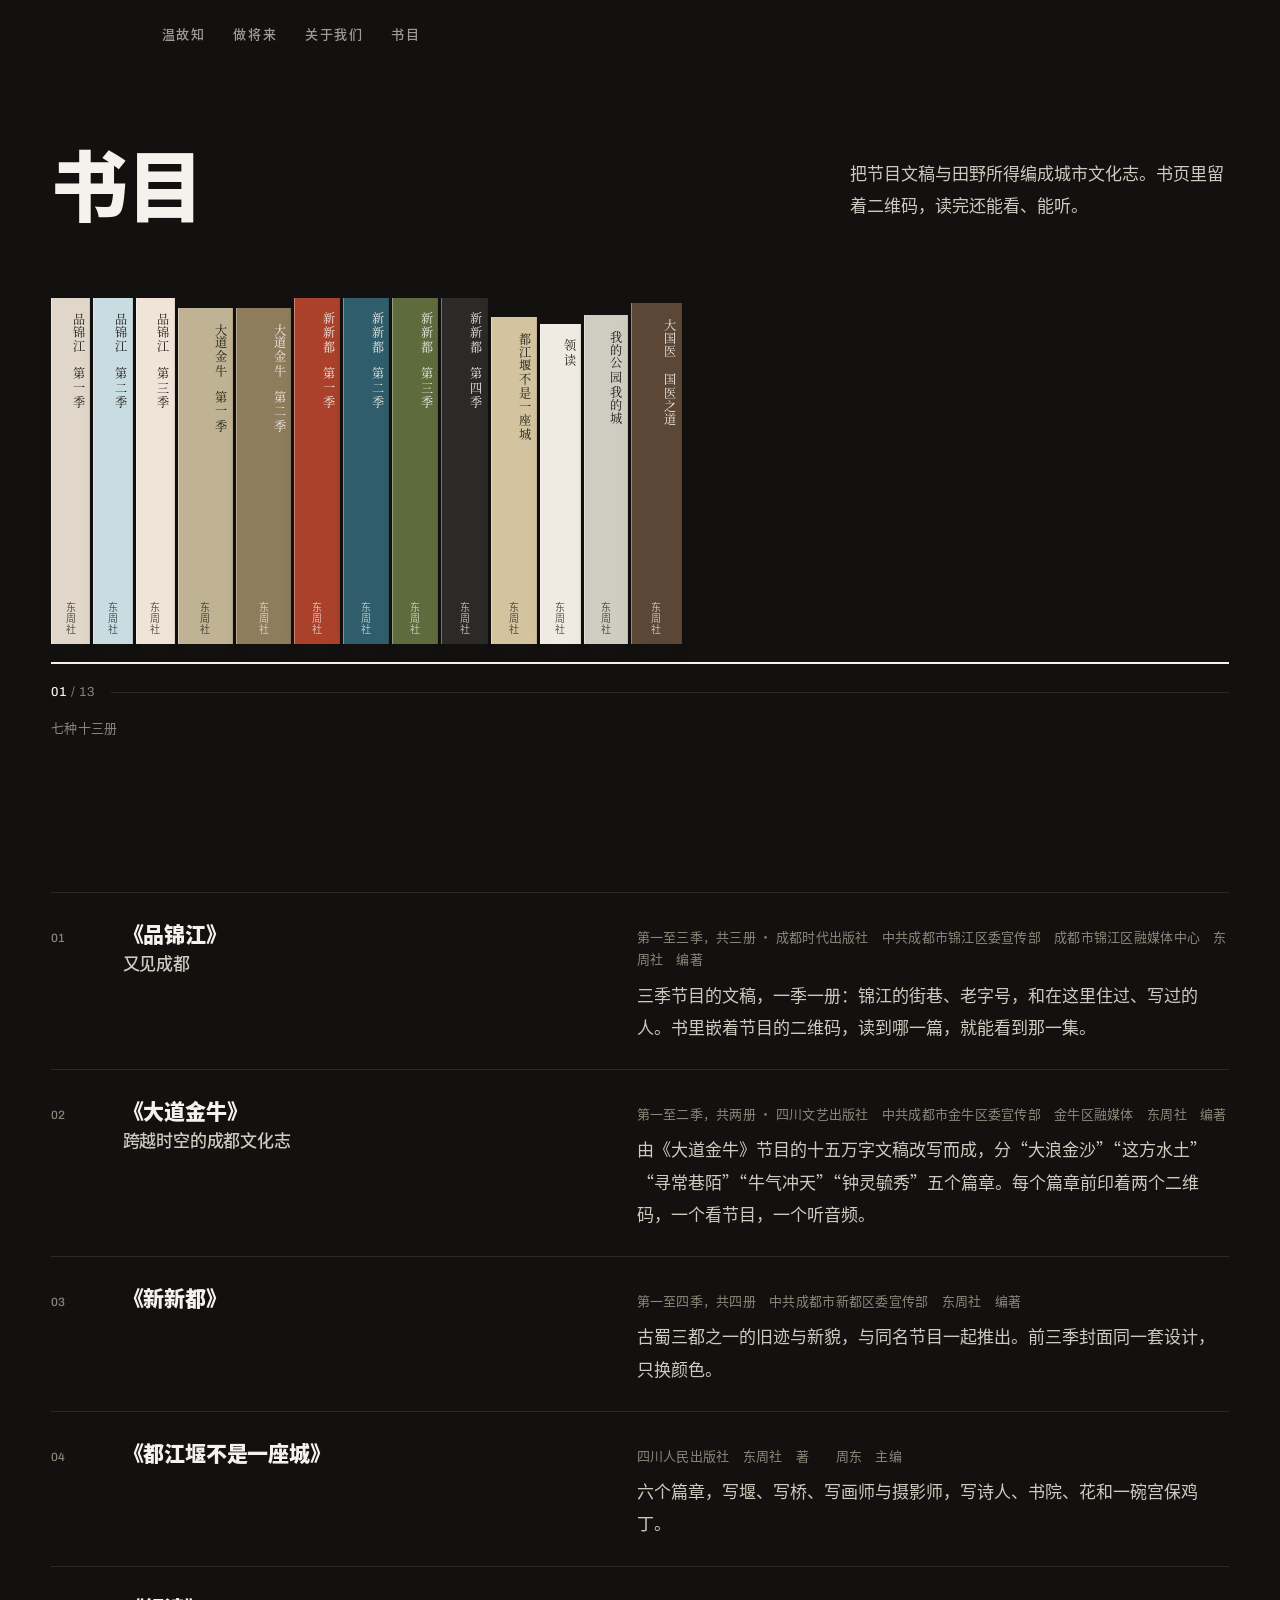
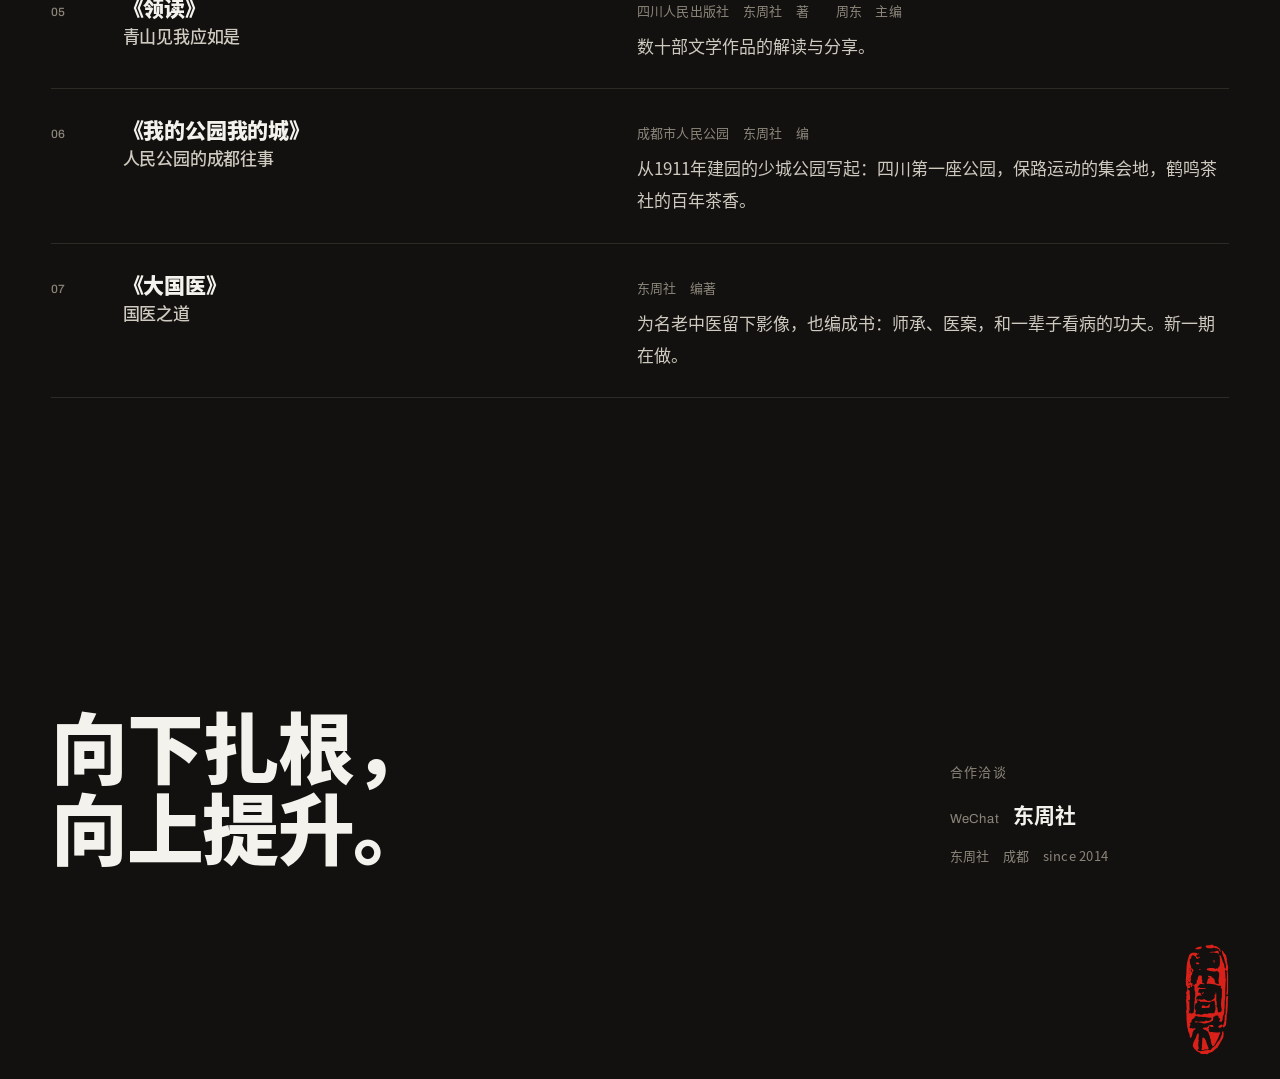
<file: books.html>
<!doctype html>
<html lang="zh-Hans">
<head>
<meta charset="utf-8">
<meta name="viewport" content="width=device-width, initial-scale=1, viewport-fit=cover">
<meta name="robots" content="noindex, nofollow">
<meta name="theme-color" content="#121110">
<title>东周社 · 书目</title>
<meta name="description" content="东周社编著、出版的城市文化志与读本。">
<link rel="icon" href="favicon.ico" sizes="32x32">
<link rel="icon" href="assets/img/share/icon-192.png" type="image/png" sizes="192x192">
<link rel="apple-touch-icon" href="assets/img/share/icon-180.png">
<meta property="og:type" content="website">
<meta property="og:site_name" content="东周社">
<meta property="og:title" content="东周社 · 书目">
<meta property="og:description" content="东周社编著、出版的城市文化志与读本。">
<meta property="og:url" content="https://sydonz.github.io/site/books.html">
<meta property="og:image" content="https://sydonz.github.io/site/assets/img/share/share.jpg">
<meta property="og:image:width" content="1200">
<meta property="og:image:height" content="630">
<meta name="twitter:card" content="summary_large_image">
<meta itemprop="image" content="https://sydonz.github.io/site/assets/img/share/share-sq.jpg">
<link rel="preload" href="assets/fonts/dzs-sans-900.woff2" as="font" type="font/woff2" crossorigin>
<link rel="preload" href="assets/fonts/dzs-sans-400.woff2" as="font" type="font/woff2" crossorigin>
<link rel="stylesheet" href="assets/css/bai.css?v=249bf2bc">
<script>if (!matchMedia("(prefers-reduced-motion: reduce)").matches) document.documentElement.classList.add("m");</script>
<script src="assets/js/lenis.min.js?v=249bf2bc" defer></script>
<script src="assets/js/bai.js?v=249bf2bc" defer></script>
<script src="assets/js/lightbox.js?v=249bf2bc" defer></script>
</head>
<body>
<img src="assets/img/share/share-sq.jpg" alt="" width="300" height="300" hidden style="display:none">
<a class="skip" href="#main">跳到正文</a>
<header class="nav" data-tone="light">
  <a class="nav__brand" href="index.html#top" aria-label="东周社，回到页首"><img src="assets/img/logo/dzs-zi.svg" alt="" width="77" height="32"></a>
  <nav class="nav__menu" aria-label="板块">
    <a href="index.html#wengu" data-to="wengu">温故知</a>
    <a href="index.html#zuo" data-to="zuo">做将来</a>
    <a href="index.html#about" data-to="about">关于我们</a>
    <a href="books.html" data-to="books" aria-current="true">书目</a>
  </nav>
</header>
<main id="main" class="page">
<header class="sh wrap"><h1 class="sh__title" data-split data-r>书目</h1><p class="sh__lead" data-r>把节目文稿与田野所得编成城市文化志。书页里留着二维码，读完还能看、能听。</p></header>
<div class="shelf wrap" data-r><div class="shelf__row" data-band><a class="spine spine--ink" href="#b01" style="--c:#E0D7CA;--w:34;--h:300" title="品锦江　第一季"><span class="spine__title">品锦江　第一季</span><span class="spine__pub">东周社</span></a><a class="spine spine--ink" href="#b01" style="--c:#C9DCE1;--w:34;--h:300" title="品锦江　第二季"><span class="spine__title">品锦江　第二季</span><span class="spine__pub">东周社</span></a><a class="spine spine--ink" href="#b01" style="--c:#F0E4D8;--w:34;--h:300" title="品锦江　第三季"><span class="spine__title">品锦江　第三季</span><span class="spine__pub">东周社</span></a><a class="spine spine--ink" href="#b02" style="--c:#BFB393;--w:48;--h:292" title="大道金牛　第一季"><span class="spine__title">大道金牛　第一季</span><span class="spine__pub">东周社</span></a><a class="spine spine--paper" href="#b02" style="--c:#8E7C5C;--w:48;--h:292" title="大道金牛　第二季"><span class="spine__title">大道金牛　第二季</span><span class="spine__pub">东周社</span></a><a class="spine spine--paper" href="#b03" style="--c:#AB412A;--w:40;--h:300" title="新新都　第一季"><span class="spine__title">新新都　第一季</span><span class="spine__pub">东周社</span></a><a class="spine spine--paper" href="#b03" style="--c:#2F5D6B;--w:40;--h:300" title="新新都　第二季"><span class="spine__title">新新都　第二季</span><span class="spine__pub">东周社</span></a><a class="spine spine--paper" href="#b03" style="--c:#5E6B3C;--w:40;--h:300" title="新新都　第三季"><span class="spine__title">新新都　第三季</span><span class="spine__pub">东周社</span></a><a class="spine spine--paper" href="#b03" style="--c:#2B2A26;--w:40;--h:300" title="新新都　第四季"><span class="spine__title">新新都　第四季</span><span class="spine__pub">东周社</span></a><a class="spine spine--ink" href="#b04" style="--c:#D3C39F;--w:40;--h:284" title="都江堰不是一座城"><span class="spine__title">都江堰不是一座城</span><span class="spine__pub">东周社</span></a><a class="spine spine--ink" href="#b05" style="--c:#EFEBE2;--w:36;--h:278" title="领读"><span class="spine__title">领读</span><span class="spine__pub">东周社</span></a><a class="spine spine--ink" href="#b06" style="--c:#CFCDC2;--w:38;--h:286" title="我的公园我的城"><span class="spine__title">我的公园我的城</span><span class="spine__pub">东周社</span></a><a class="spine spine--paper" href="#b07" style="--c:#5C4636;--w:44;--h:296" title="大国医　国医之道"><span class="spine__title">大国医　国医之道</span><span class="spine__pub">东周社</span></a></div><p class="shelf__cap note">七种十三册</p></div>
<ol class="entries wrap"><li class="entry" id="b01" data-r>
  <p class="entry__no">01</p>
  <h2 class="entry__title">《品锦江》<span class="entry__sub">又见成都</span></h2>
  <div class="entry__text"><p class="note">第一至三季，共三册 · 成都时代出版社　中共成都市锦江区委宣传部　成都市锦江区融媒体中心　东周社　编著</p><p class="entry__body">三季节目的文稿，一季一册：锦江的街巷、老字号，和在这里住过、写过的人。书里嵌着节目的二维码，读到哪一篇，就能看到那一集。</p></div>
</li><li class="entry" id="b02" data-r>
  <p class="entry__no">02</p>
  <h2 class="entry__title">《大道金牛》<span class="entry__sub">跨越时空的成都文化志</span></h2>
  <div class="entry__text"><p class="note">第一至二季，共两册 · 四川文艺出版社　中共成都市金牛区委宣传部　金牛区融媒体　东周社　编著</p><p class="entry__body">由《大道金牛》节目的十五万字文稿改写而成，分“大浪金沙”“这方水土”“寻常巷陌”“牛气冲天”“钟灵毓秀”五个篇章。每个篇章前印着两个二维码，一个看节目，一个听音频。</p></div>
</li><li class="entry" id="b03" data-r>
  <p class="entry__no">03</p>
  <h2 class="entry__title">《新新都》</h2>
  <div class="entry__text"><p class="note">第一至四季，共四册　中共成都市新都区委宣传部　东周社　编著</p><p class="entry__body">古蜀三都之一的旧迹与新貌，与同名节目一起推出。前三季封面同一套设计，只换颜色。</p></div>
</li><li class="entry" id="b04" data-r>
  <p class="entry__no">04</p>
  <h2 class="entry__title">《都江堰不是一座城》</h2>
  <div class="entry__text"><p class="note">四川人民出版社　东周社　著　　周东　主编</p><p class="entry__body">六个篇章，写堰、写桥、写画师与摄影师，写诗人、书院、花和一碗宫保鸡丁。</p></div>
</li><li class="entry" id="b05" data-r>
  <p class="entry__no">05</p>
  <h2 class="entry__title">《领读》<span class="entry__sub">青山见我应如是</span></h2>
  <div class="entry__text"><p class="note">四川人民出版社　东周社　著　　周东　主编</p><p class="entry__body">数十部文学作品的解读与分享。</p></div>
</li><li class="entry" id="b06" data-r>
  <p class="entry__no">06</p>
  <h2 class="entry__title">《我的公园我的城》<span class="entry__sub">人民公园的成都往事</span></h2>
  <div class="entry__text"><p class="note">成都市人民公园　东周社　编</p><p class="entry__body">从1911年建园的少城公园写起：四川第一座公园，保路运动的集会地，鹤鸣茶社的百年茶香。</p></div>
</li><li class="entry" id="b07" data-r>
  <p class="entry__no">07</p>
  <h2 class="entry__title">《大国医》<span class="entry__sub">国医之道</span></h2>
  <div class="entry__text"><p class="note">东周社　编著</p><p class="entry__body">为名老中医留下影像，也编成书：师承、医案，和一辈子看病的功夫。新一期在做。</p></div>
</li></ol>
</main>
<footer class="end tone-ink" id="end" data-section="end" data-tone="dark">
  <div class="wrap end__grid">
    <p class="end__line" data-split data-r>向下扎根，<br>向上提升。</p>
    <div class="end__contact" data-r>
      <p class="reg__k">合作洽谈</p>
      <p class="end__wechat"><span class="latin">WeChat</span><b>东周社</b></p>
      <p class="note">东周社　成都　since 2014</p>
    </div>
    <img class="end__seal" src="assets/img/logo/dzs-seal.svg" alt="东周社印" width="337" height="852" data-r>
  </div>
</footer>
<template id="r-dufu"><div class="reader__text"><p class="latin sh__no">04</p><p class="reader__title">行走杜甫</p><p>沿着杜甫一生走过的路：长安、洛阳、秦州、同谷、成都、夔州，一直到湖湘。</p><p>周东带着自己读了多年的杜甫上路，让道路、地形、史料和路上遇见的人来回答他，有时也难住他。诗句在这里是证词，要拿到现场去对质。我们想遇见的，是一个还没有被写成“诗圣”的人：拖家带口，在乱世里找活路，一路走，一路写。</p></div></template>
<template id="r-mengchang"><div class="reader__text"><p class="latin sh__no">05</p><p class="reader__title">巴蜀人物志 · 第一部《孟昶》</p><p>一次讲一位巴蜀人物。人物和史料是真的，逐条分级；故事按戏来写。</p><p>广政二十七年（964）除夕，孟昶嫌学士拟的桃符词不够工整，亲笔写下这一副。后人常把它当作最早的一副春联。宋人修史时，这句过年的吉祥话成了亡国的谶语。剧就从这里开始：记录是谁写的。</p><p>正史里的孟昶是降王，是奢靡之君。我们想讲另一个孟昶：他没有拿百姓的性命去换一个王朝的体面。被押往汴梁那天，成都百姓沿路相送。</p><p class="reader__title">放弃需要勇气。</p></div></template>
<template id="r-zhoudong"><div class="reader__text"><p class="reader__title">周东</p><p>从警十年，做新闻三十一年。上世纪九十年代初进成都电视台，做过主持人、记者、编导、总制片人，参与创办《今晚800》《新闻背景》《平安成都》《红绿灯》等栏目。三十多年，在演播室与田野之间，与学者、作家、艺术家对谈。东周社做内容的方法，从这里来。</p><p class="note">社会职务（选）：四川省人民政府文史研究馆特约研究院馆员 · 中国电视艺术家协会主持人专委会副会长 · 四川省传统文化促进会副会长 · 草堂书院特聘专家 · 成都阅读协会副会长 · 四川师范大学、四川传媒学院客座教授</p></div></template>
<dialog class="reader" aria-label="全文"><button class="reader__close" type="button" aria-label="关闭">×</button><div class="reader__content"></div></dialog>
<dialog class="lightbox" aria-label="大图">
  <div class="lightbox__stage"></div>
  <div class="lightbox__meta"><p class="lightbox__cap"></p><p class="lightbox__src note"></p><p class="lightbox__count latin"></p></div>
  <button class="lightbox__btn lightbox__close" type="button" aria-label="关闭">×</button>
  <button class="lightbox__btn lightbox__prev" type="button" aria-label="上一张">←</button>
  <button class="lightbox__btn lightbox__next" type="button" aria-label="下一张">→</button>
</dialog>
</body>
</html>
</file>
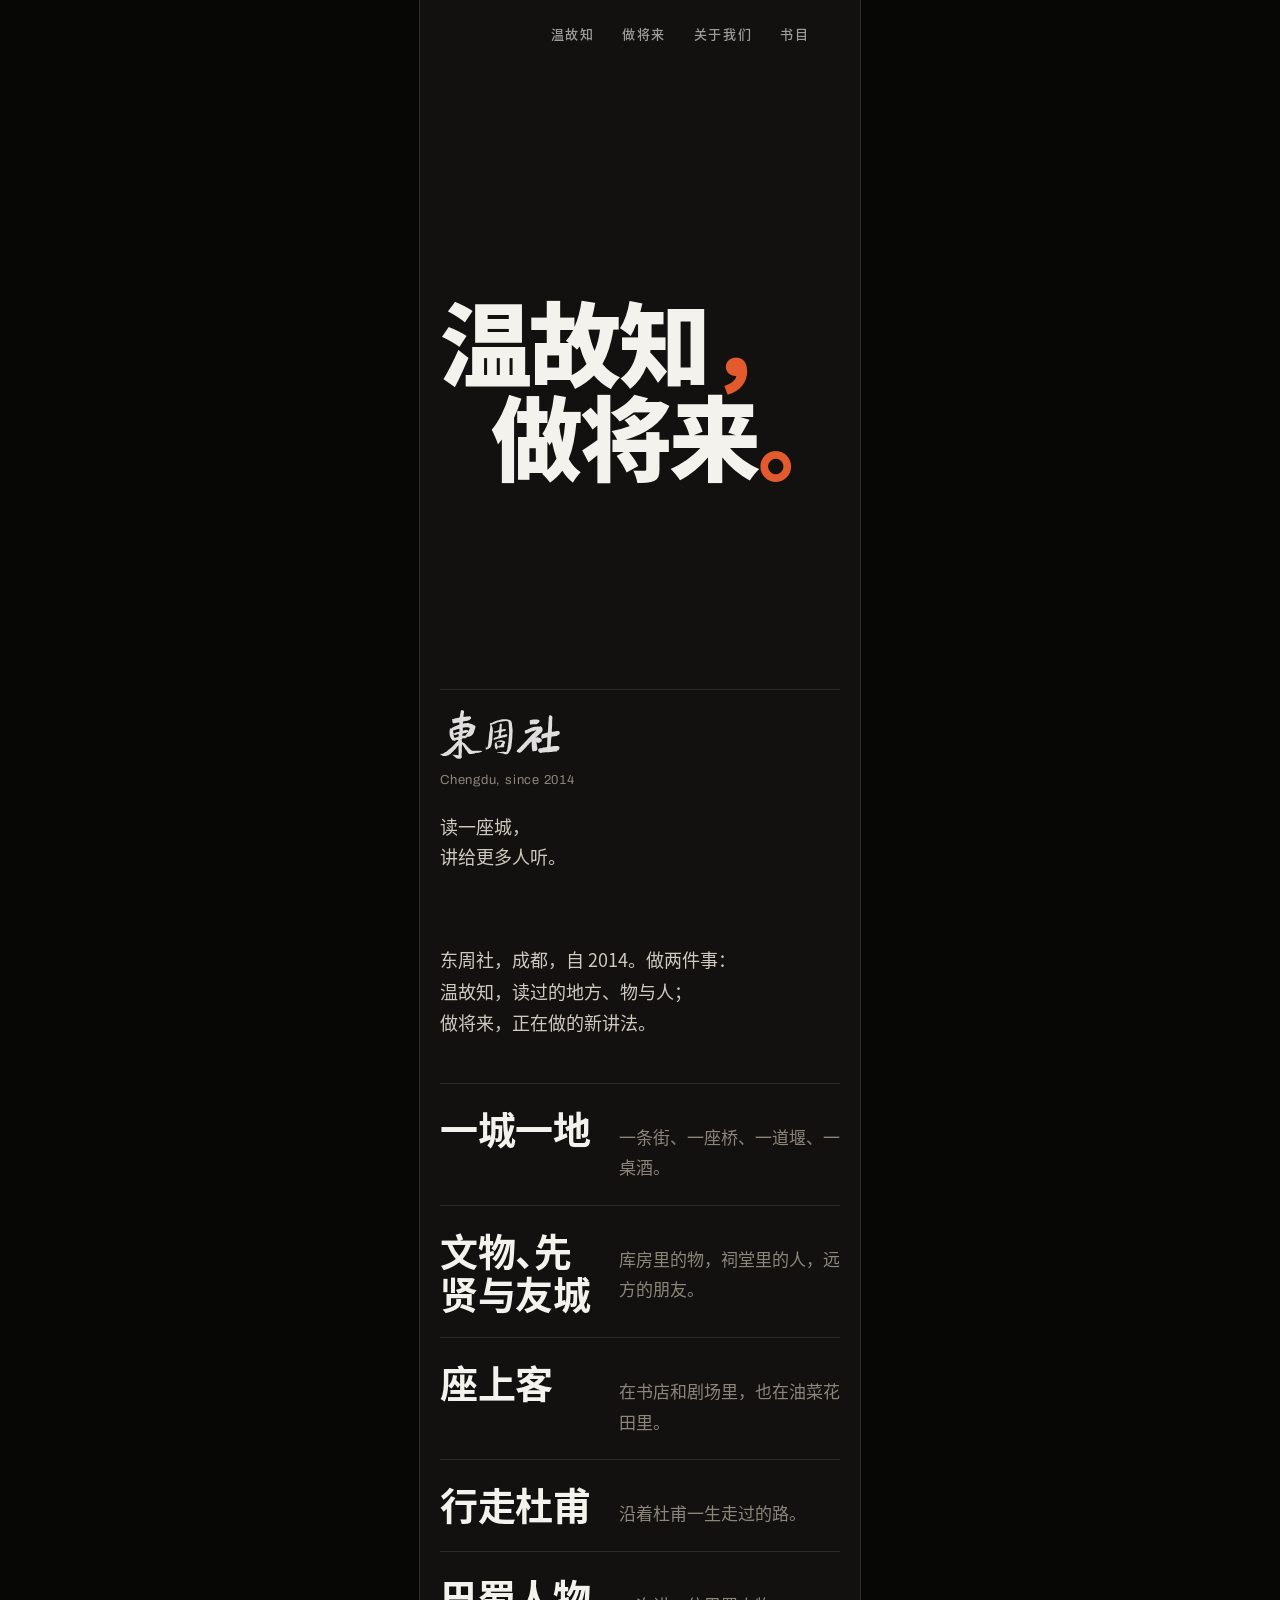
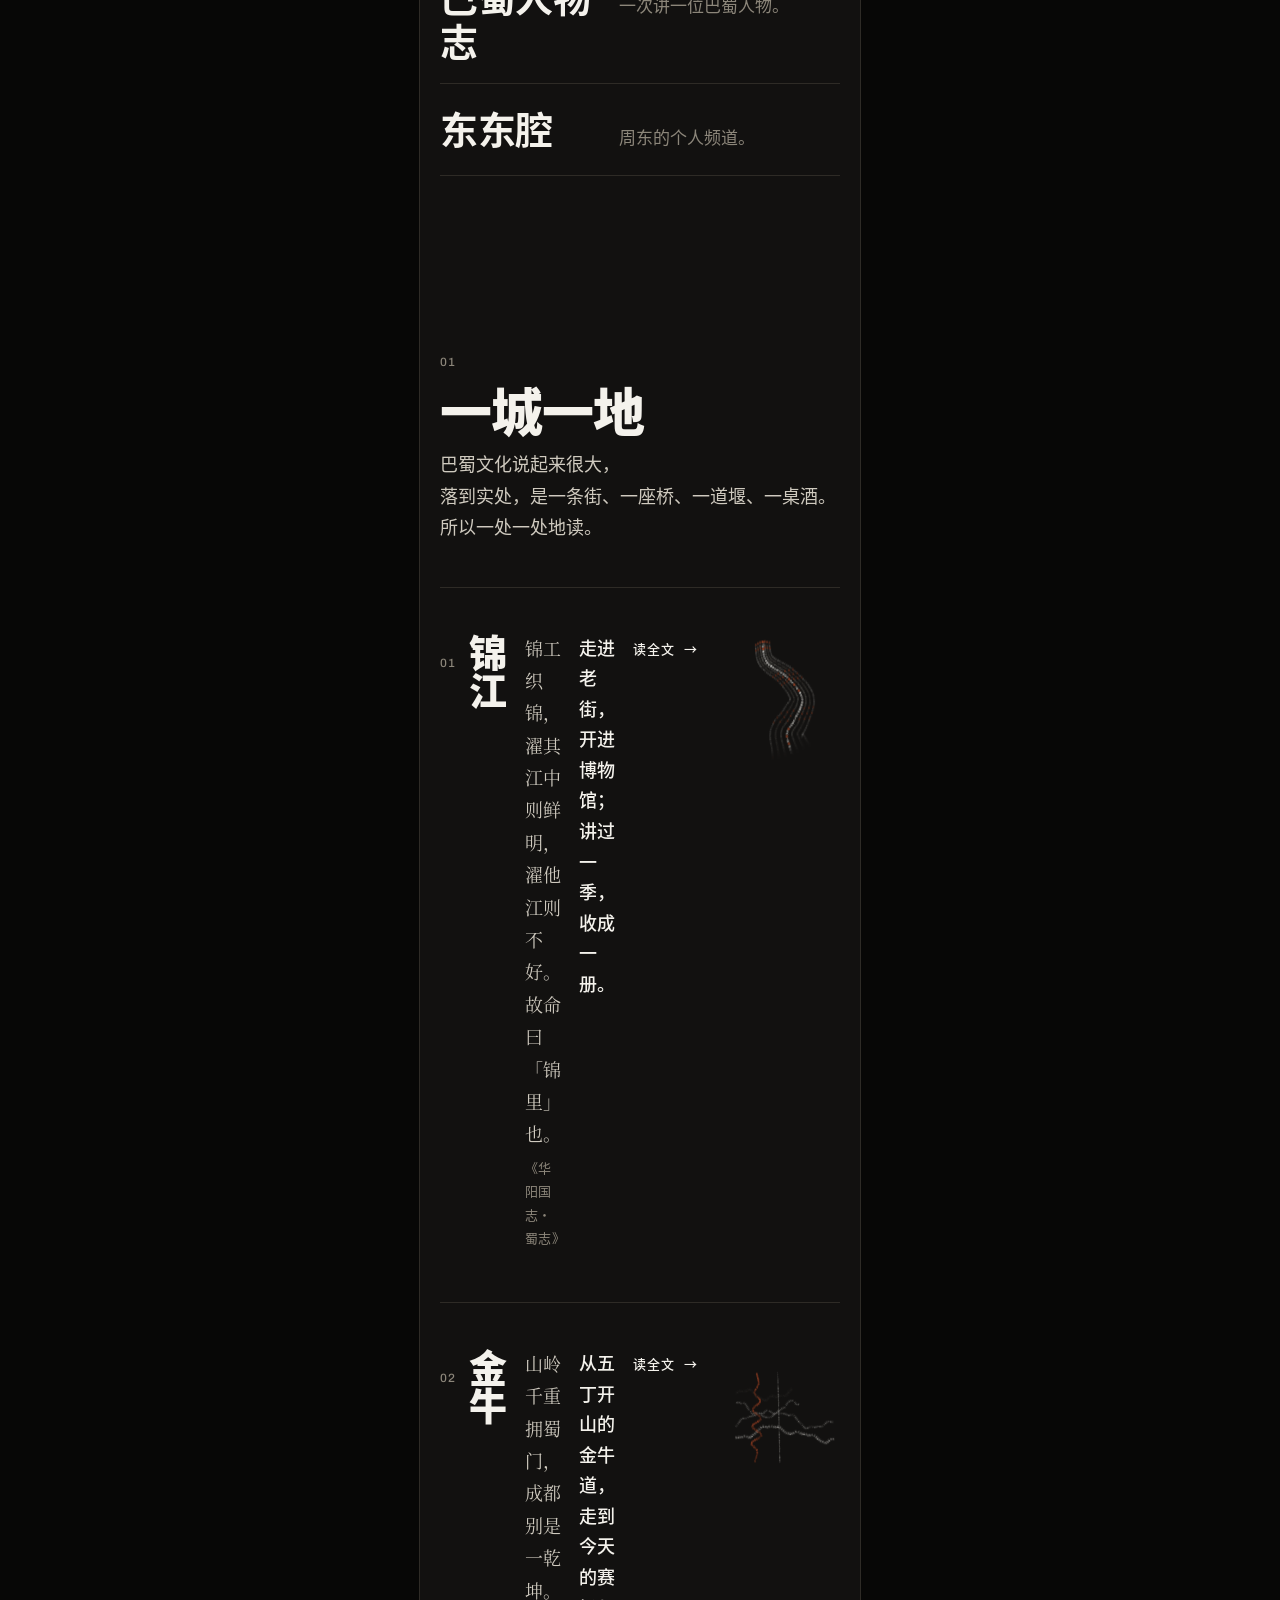
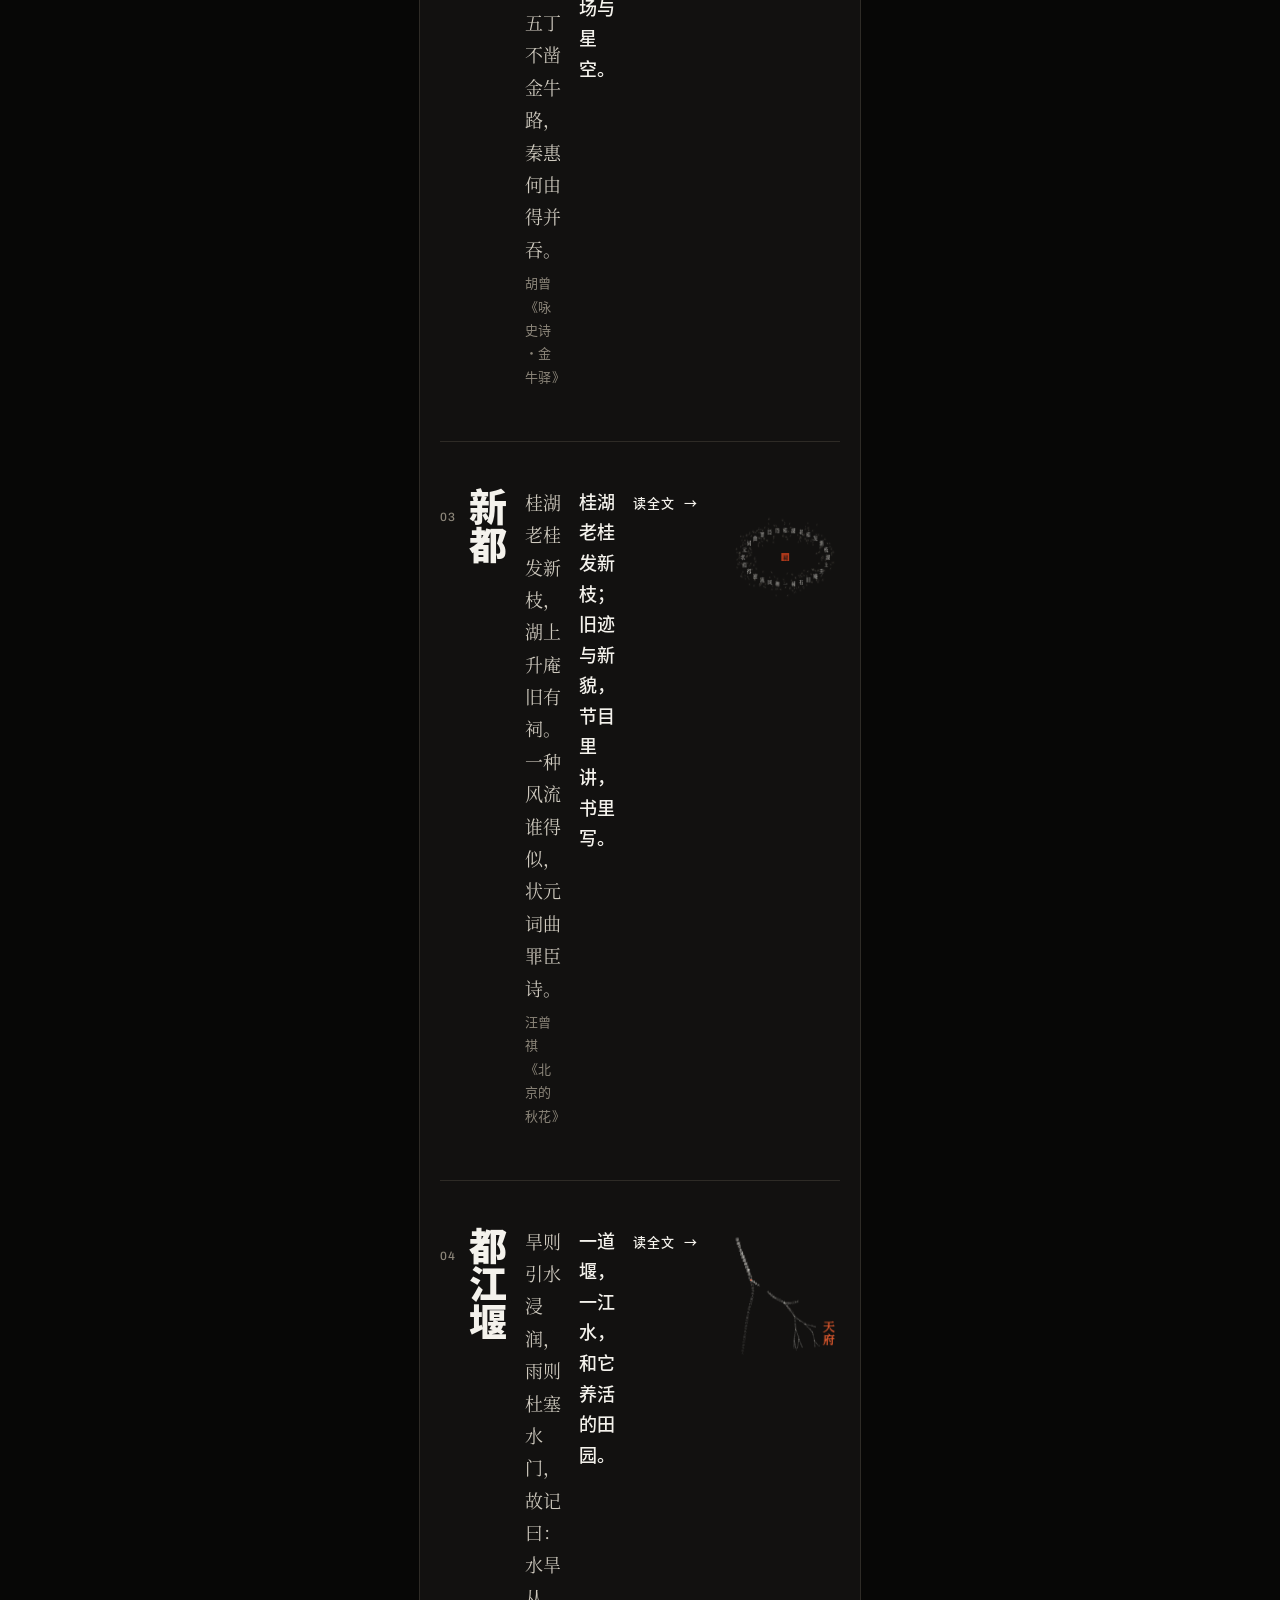
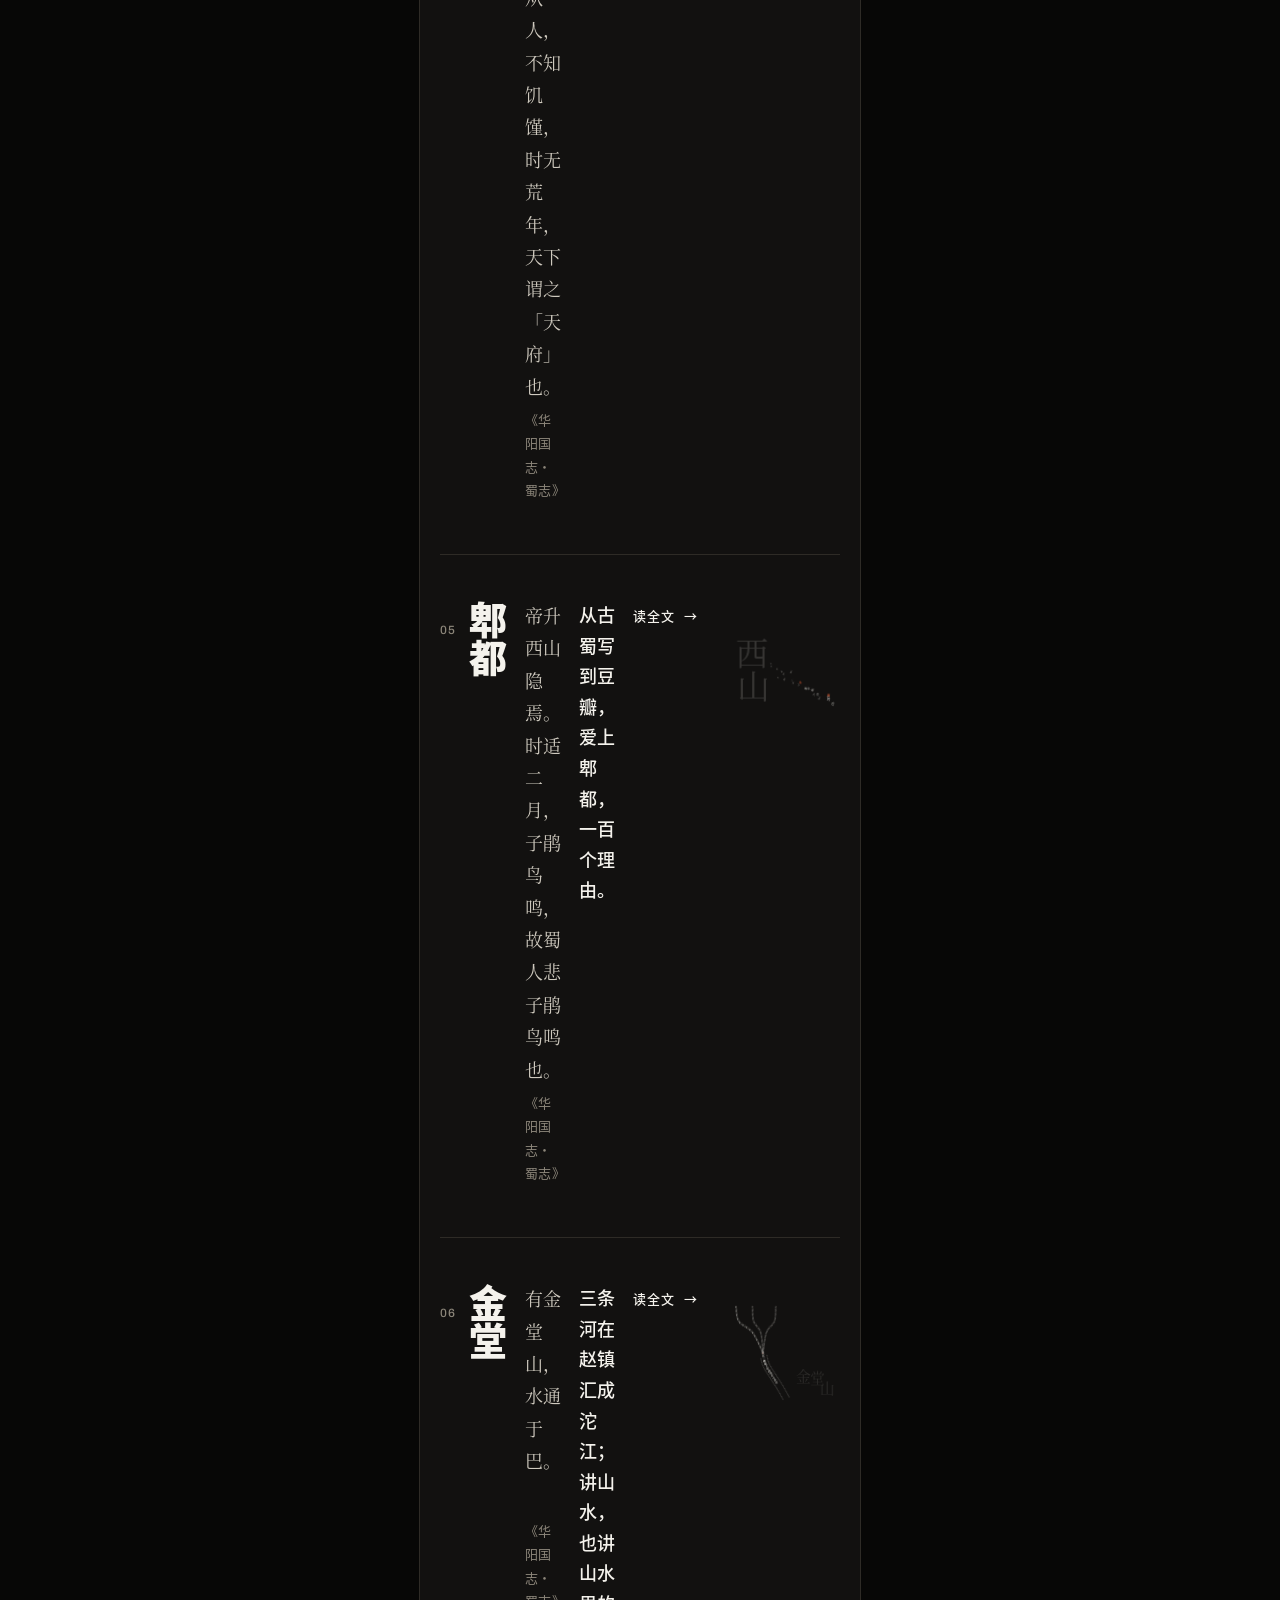
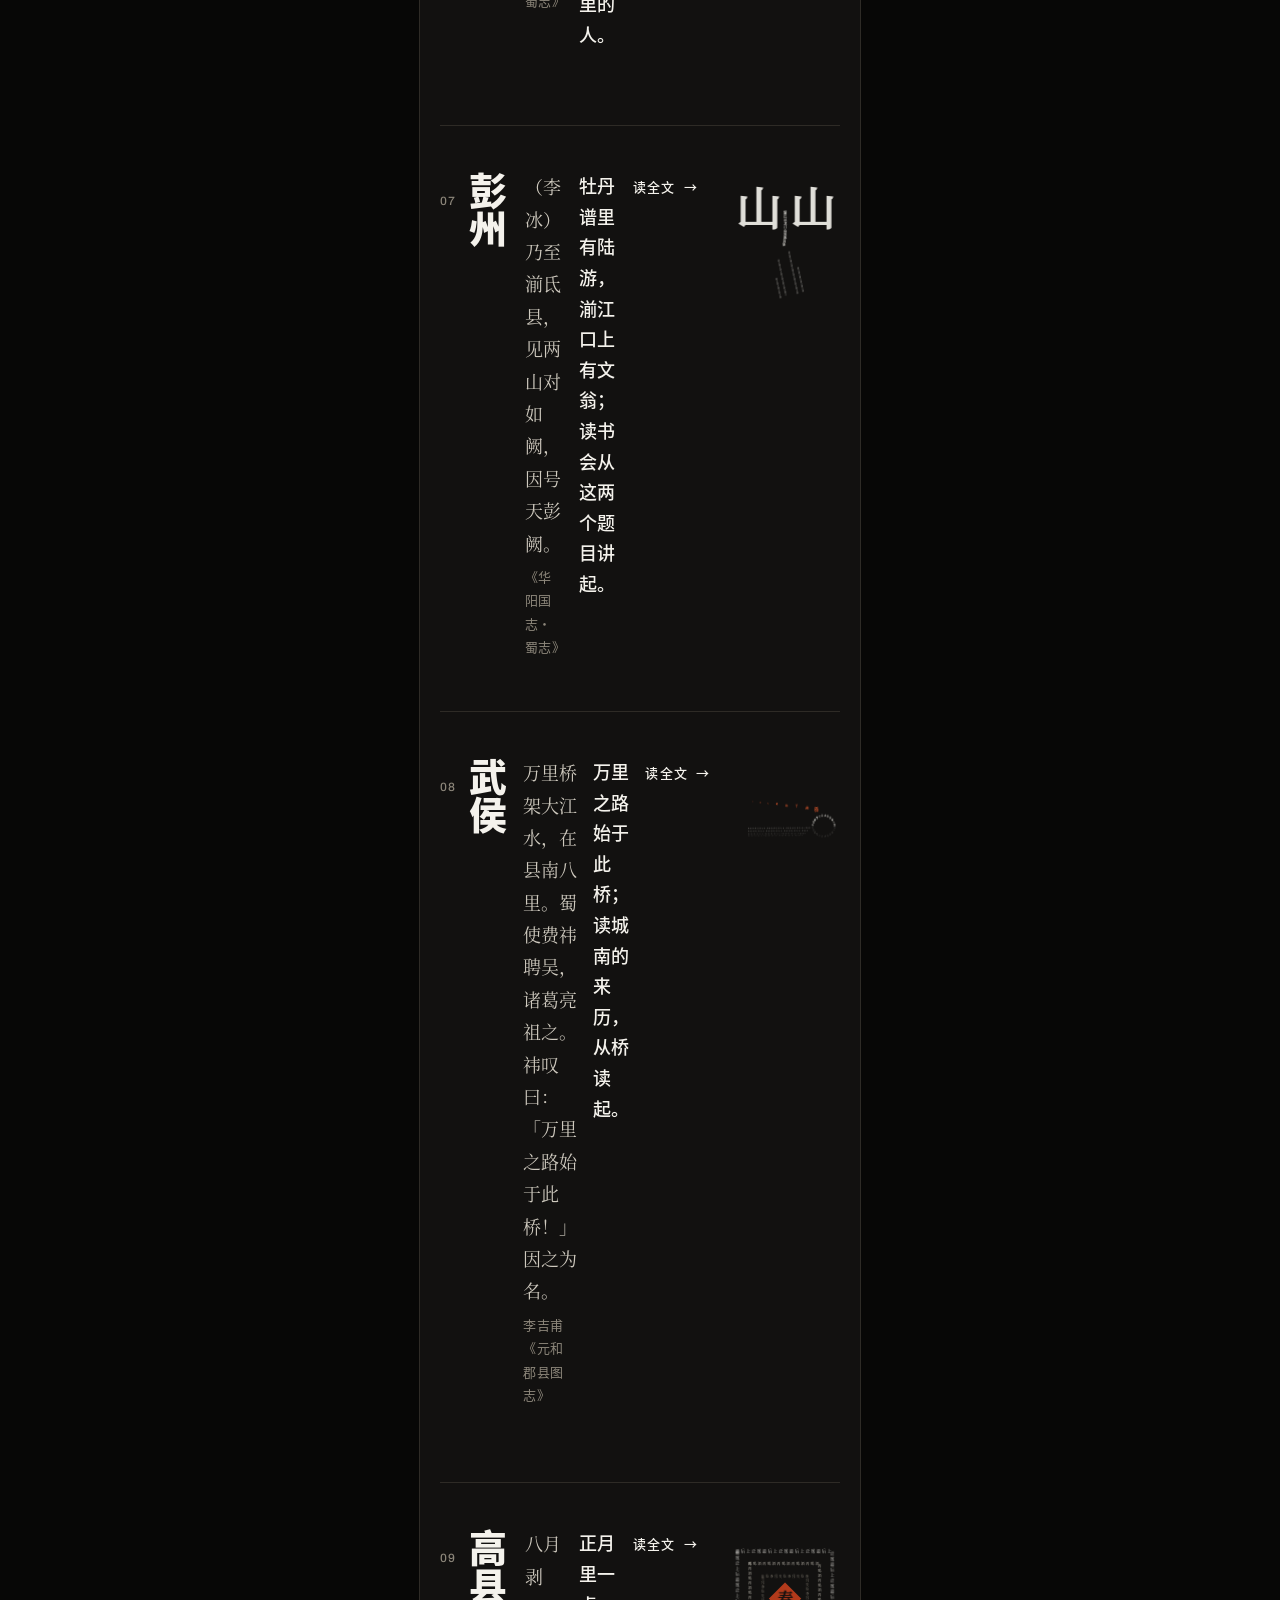
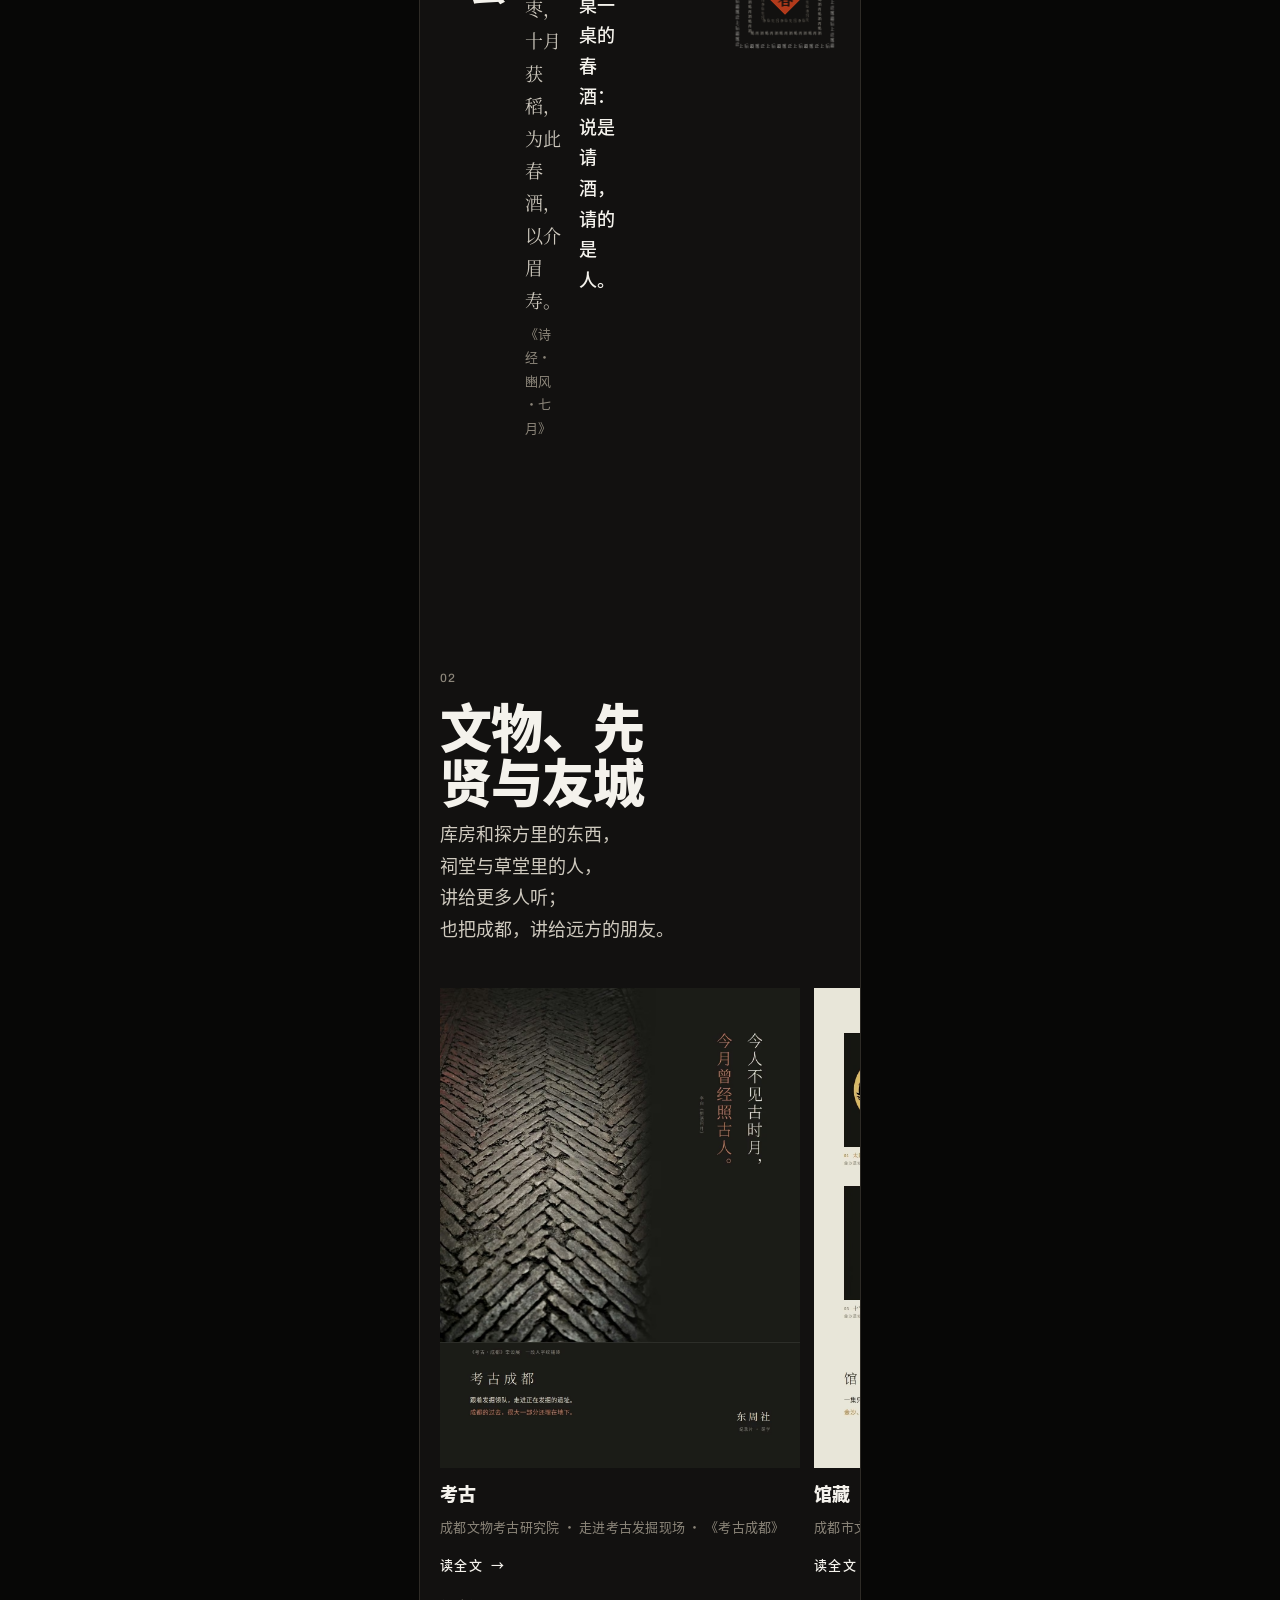
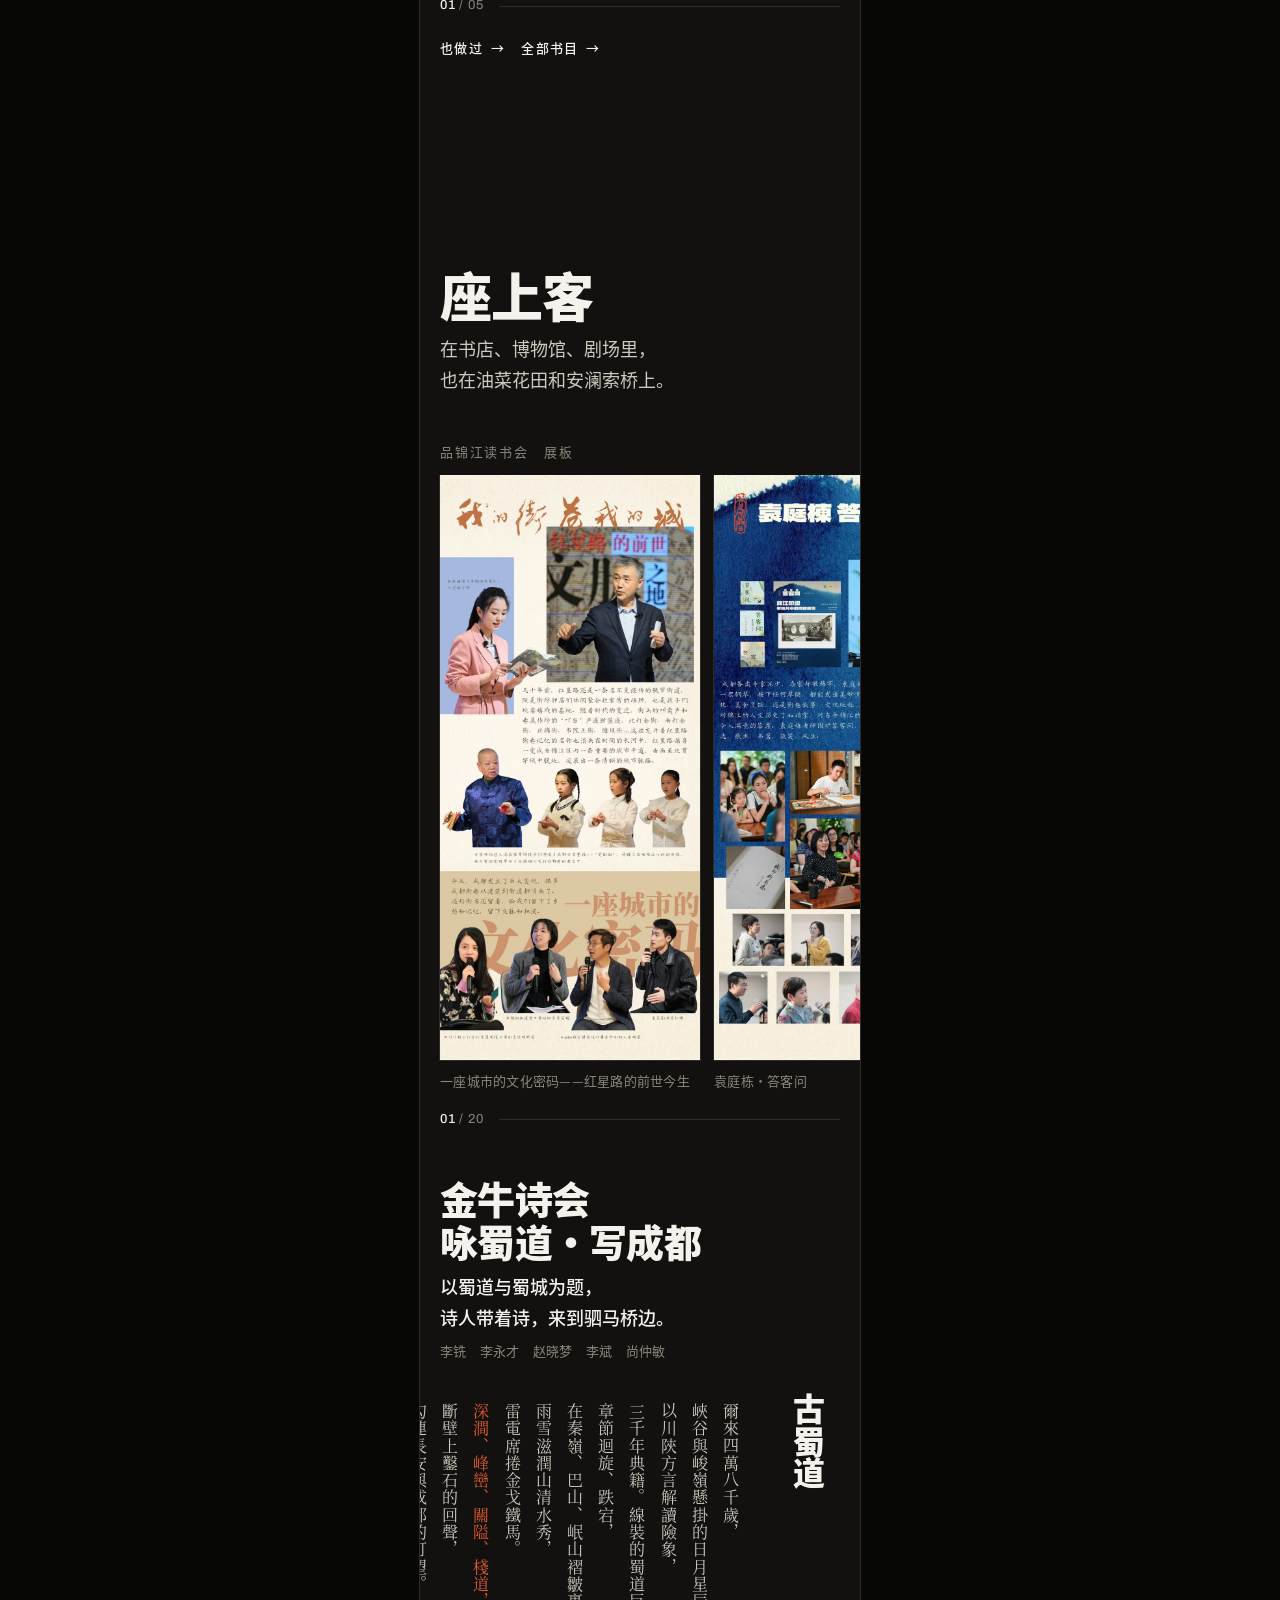
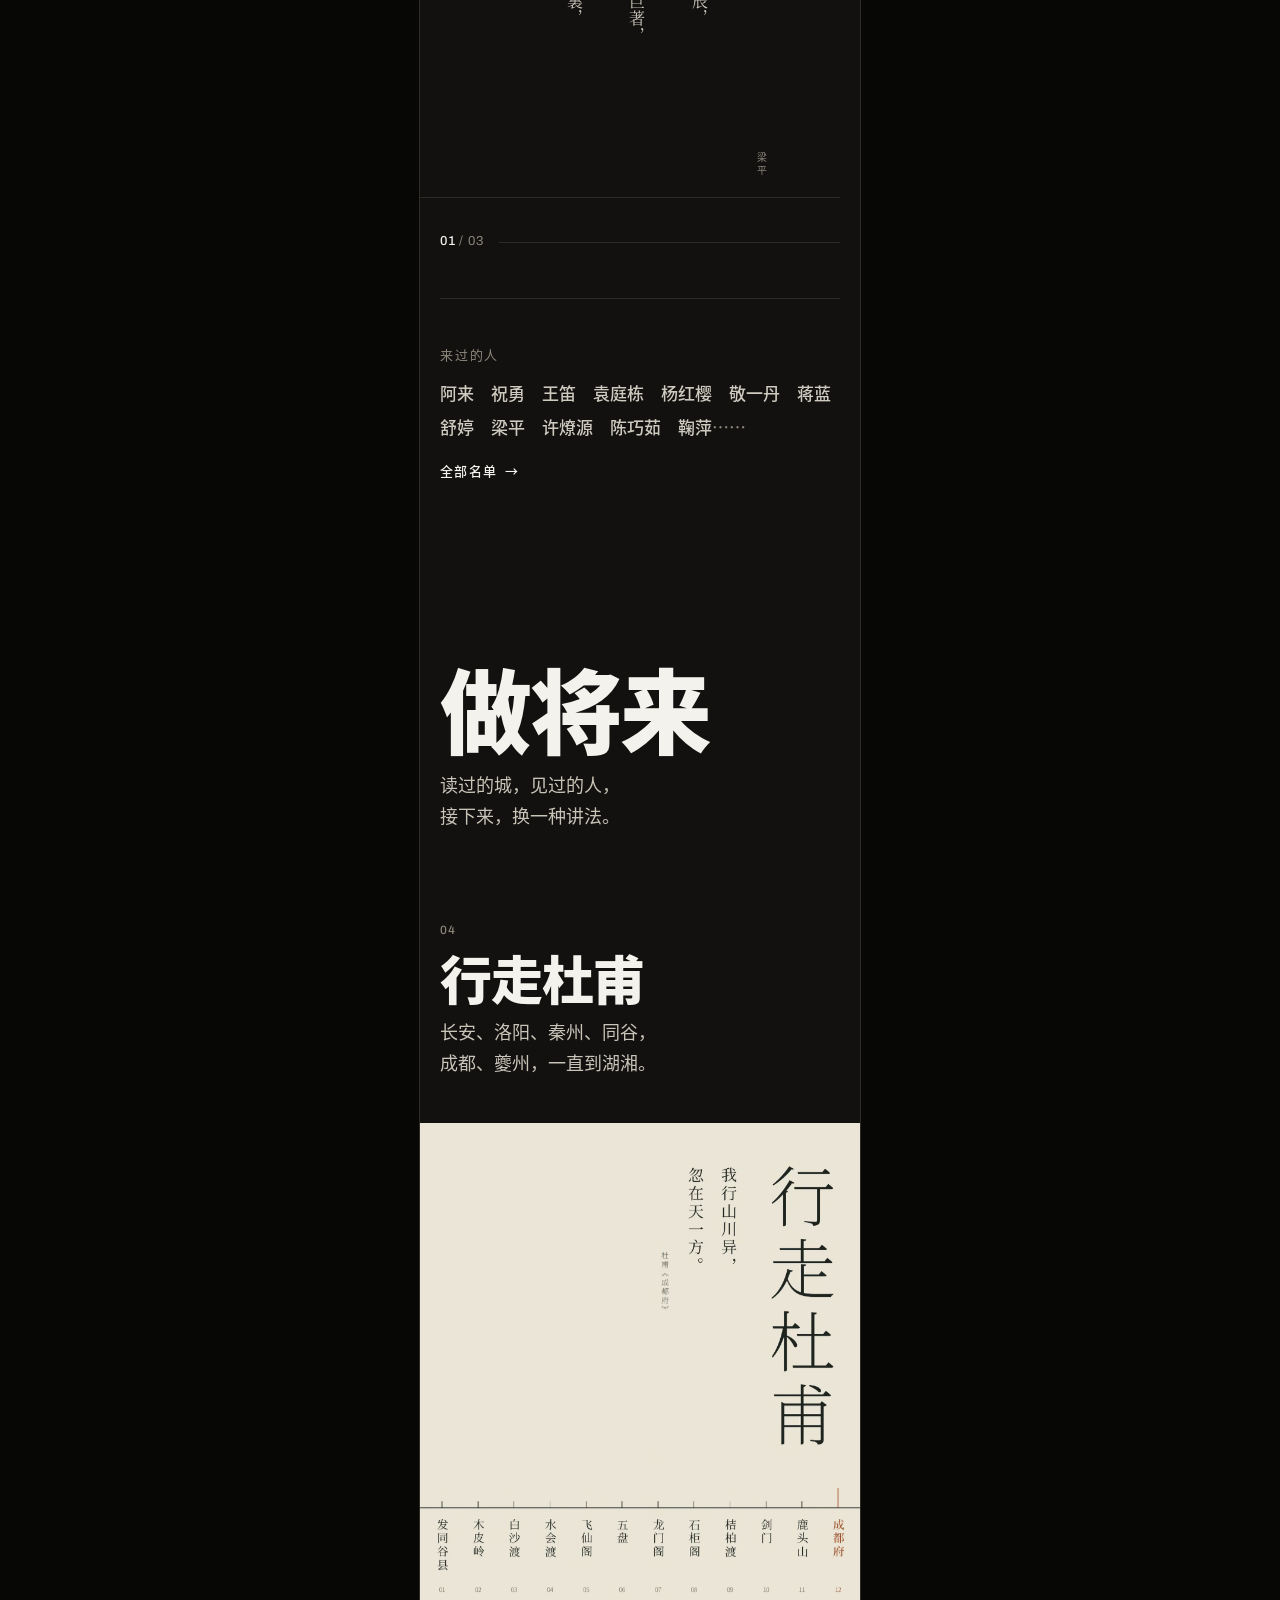
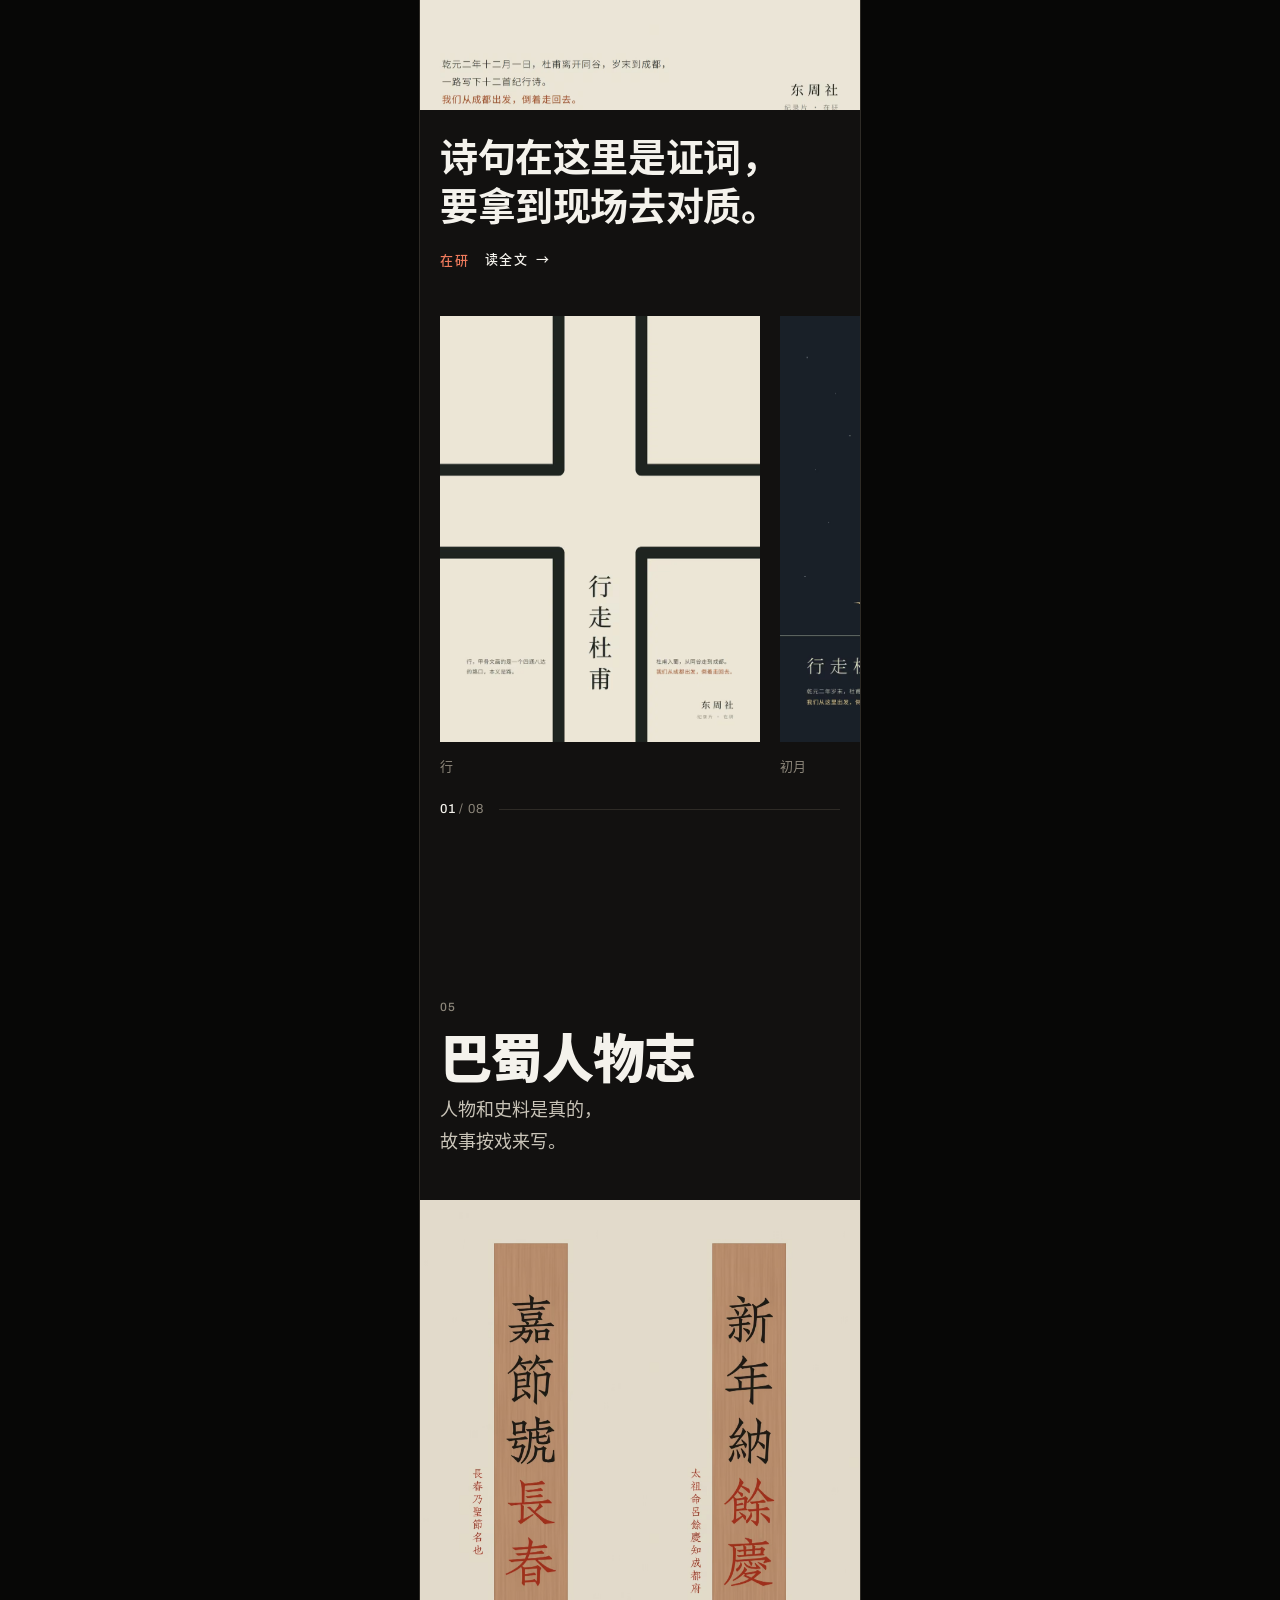
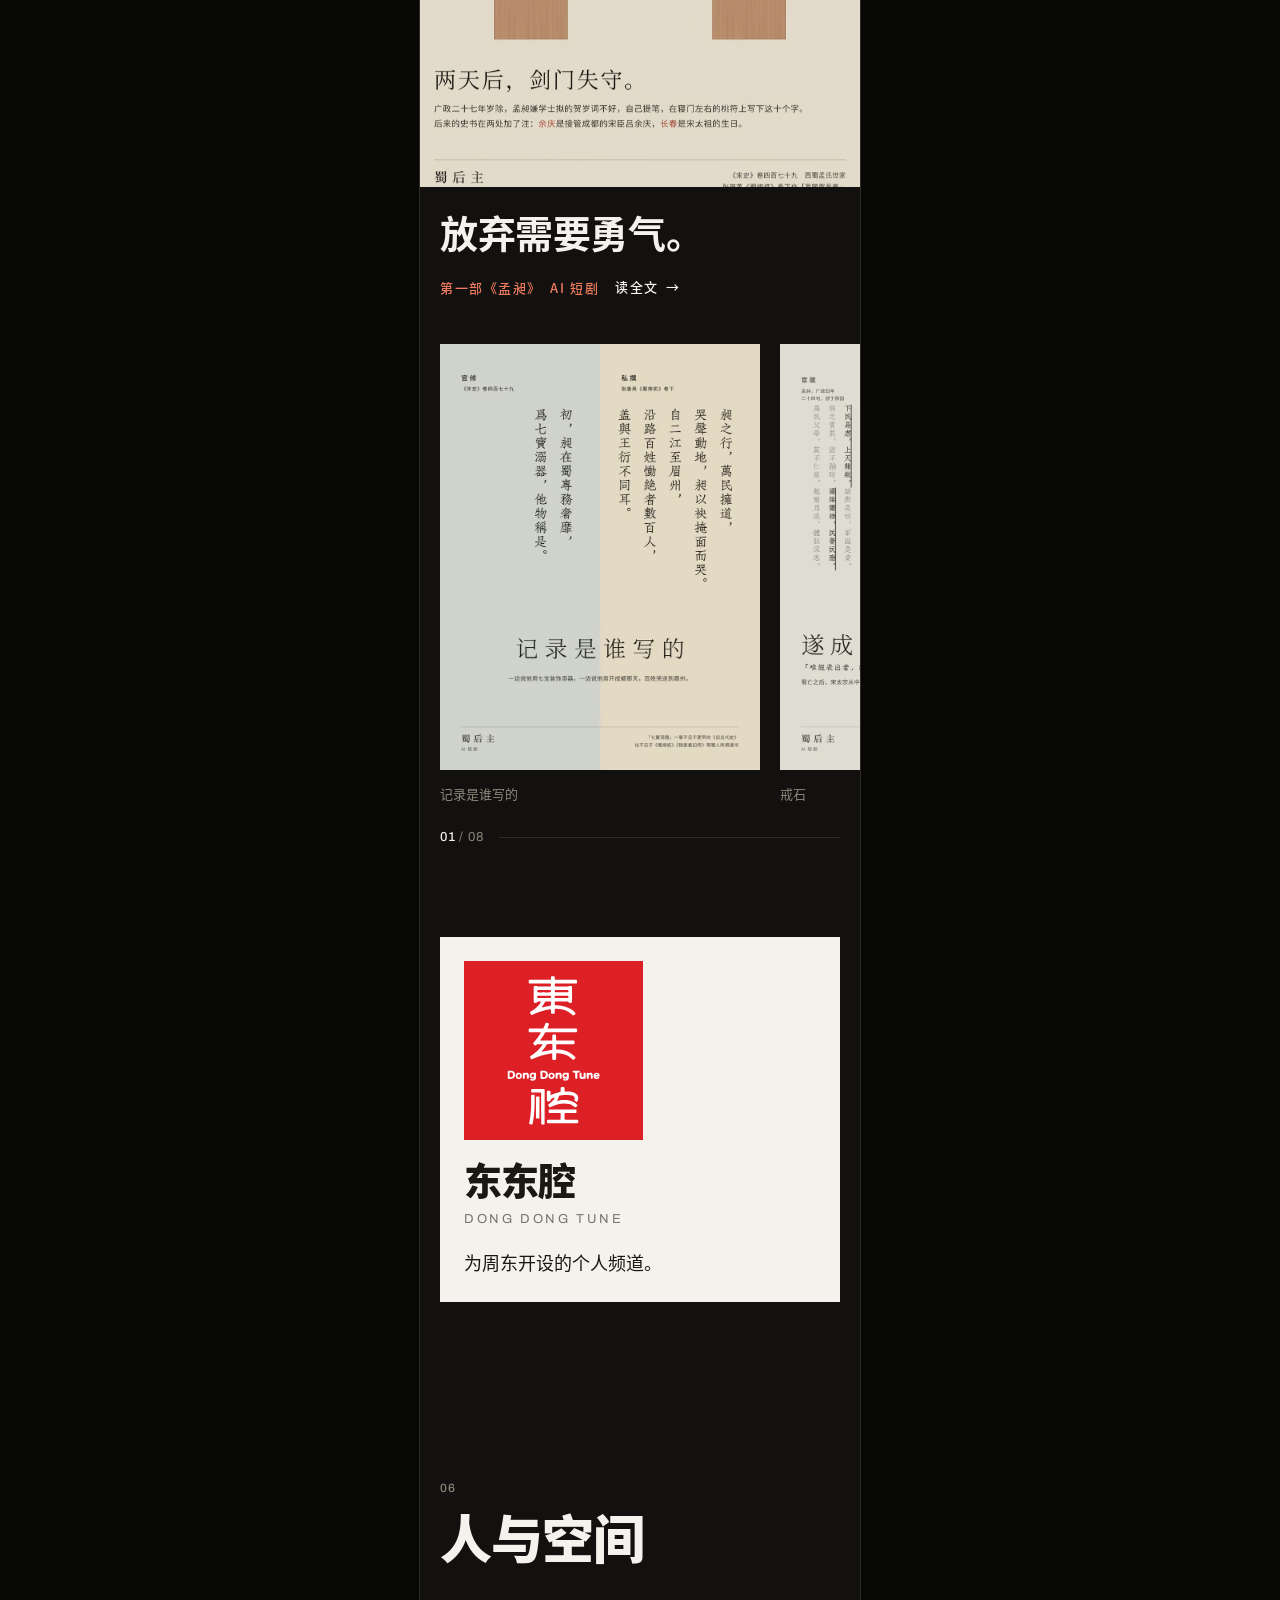
<file: m.html>
<!doctype html>
<html lang="zh-Hans">
<head>
<meta charset="utf-8">
<meta name="viewport" content="width=device-width, initial-scale=1, viewport-fit=cover">
<meta name="robots" content="noindex, nofollow">
<meta name="theme-color" content="#121110">
<title>东周社 · 温故知，做将来</title>
<meta name="description" content="温故知，做将来。东周社，巴蜀人文，自 2014。">
<link rel="icon" href="favicon.ico" sizes="32x32">
<link rel="icon" href="assets/img/share/icon-192.png" type="image/png" sizes="192x192">
<link rel="apple-touch-icon" href="assets/img/share/icon-180.png">
<meta property="og:type" content="website">
<meta property="og:site_name" content="东周社">
<meta property="og:title" content="东周社 · 温故知，做将来">
<meta property="og:description" content="温故知，做将来。东周社，巴蜀人文，自 2014。">
<meta property="og:url" content="https://sydonz.github.io/site/m.html">
<meta property="og:image" content="https://sydonz.github.io/site/assets/img/share/share.jpg">
<meta property="og:image:width" content="1200">
<meta property="og:image:height" content="630">
<meta name="twitter:card" content="summary_large_image">
<meta itemprop="image" content="https://sydonz.github.io/site/assets/img/share/share-sq.jpg">
<link rel="preload" href="assets/fonts/dzs-sans-900.woff2" as="font" type="font/woff2" crossorigin>
<link rel="preload" href="assets/fonts/dzs-sans-400.woff2" as="font" type="font/woff2" crossorigin>
<link rel="stylesheet" href="assets/css/bai.css?v=249bf2bc">
<link rel="stylesheet" href="assets/css/shou.css?v=249bf2bc">
<script>if (!matchMedia("(prefers-reduced-motion: reduce)").matches) document.documentElement.classList.add("m");</script>
<script src="assets/js/lenis.min.js?v=249bf2bc" defer></script>
<script src="assets/js/bai.js?v=249bf2bc" defer></script>
<script src="assets/js/lightbox.js?v=249bf2bc" defer></script>
<script src="assets/js/shou.js?v=249bf2bc" defer></script>
</head>
<body>
<img src="assets/img/share/share-sq.jpg" alt="" width="300" height="300" hidden style="display:none">
<a class="skip" href="#main">跳到正文</a>
<header class="nav" data-tone="light">
  <a class="nav__brand" href="#top" aria-label="东周社，回到页首"><img src="assets/img/logo/dzs-zi.svg" alt="" width="77" height="32"></a>
  <nav class="nav__menu" aria-label="板块">
    <a href="#wengu" data-to="wengu">温故知</a>
    <a href="#zuo" data-to="zuo">做将来</a>
    <a href="#about" data-to="about">关于我们</a>
    <a href="books.html" data-to="books">书目</a>
  </nav>
</header>
<main id="main" class="mo">
<section class="hero" id="top" aria-label="东周社">
  <h1 class="hero__words"><span class="w" data-split>温故知<em>，</em></span><span class="w" data-split>做将来<em>。</em></span></h1>
  <div class="hero__foot">
    <p class="hero__who"><img class="hero__mark" src="assets/img/logo/dzs-zi.svg" alt="东周社" width="4925" height="2047"><span class="latin">Chengdu, since 2014</span></p>
    <p class="hero__what">读一座城，<br>讲给更多人听。</p>
  </div>
</section>
<section class="idx" id="wengu" aria-label="目录">
  <div class="idx__head wrap"><p class="idx__lead" data-r>东周社，成都，自 2014。做两件事：<br>温故知，读过的地方、物与人；<br>做将来，正在做的新讲法。</p></div>
  <ol class="idx__list wrap"><li><a href="#ycyd"><span class="idx__name">一城一地</span><span class="idx__desc">一条街、一座桥、一道堰、一桌酒。</span><span class="idx__thumb"><img src="assets/img/posters/relic-06-800.avif" alt="" width="64" height="85" loading="lazy"></span></a></li><li><a href="#relic"><span class="idx__name">文物、先贤与友城</span><span class="idx__desc">库房里的物，祠堂里的人，远方的朋友。</span><span class="idx__thumb"><img src="assets/img/posters/relic-02-800.avif" alt="" width="64" height="85" loading="lazy"></span></a></li><li><a href="#guests"><span class="idx__name">座上客</span><span class="idx__desc">在书店和剧场里，也在油菜花田里。</span><span class="idx__thumb"><img src="assets/img/panels/zb-08-800.avif" alt="" width="64" height="85" loading="lazy"></span></a></li><li><a href="#dufu"><span class="idx__name">行走杜甫</span><span class="idx__desc">沿着杜甫一生走过的路。</span><span class="idx__thumb"><img src="assets/img/posters/dufu-01-800.avif" alt="" width="64" height="85" loading="lazy"></span></a></li><li><a href="#renwu"><span class="idx__name">巴蜀人物志</span><span class="idx__desc">一次讲一位巴蜀人物。</span><span class="idx__thumb"><img src="assets/img/posters/mc-01-800.avif" alt="" width="64" height="85" loading="lazy"></span></a></li><li><a href="#ddq"><span class="idx__name">东东腔</span><span class="idx__desc">周东的个人频道。</span><span class="idx__thumb"><img src="assets/img/logo/dongdongqiang.svg" alt="" width="64" height="85" loading="lazy"></span></a></li></ol>
</section>
<section class="mo-sec" id="ycyd" data-section="ycyd" data-group="wengu"><header class="mo-head wrap"><p class="latin mo-no" data-r>01</p><h2 class="mo-title" data-split data-r>一城一地</h2><p class="mo-lead" data-r>巴蜀文化说起来很大，<br>落到实处，是一条街、一座桥、一道堰、一桌酒。<br>所以一处一处地读。</p></header><ol class="mo-places">
  <li class="mo-place wrap" id="p01">
    <div class="mo-place__name"><span class="latin mo-no">01</span><h3 data-split data-r>锦江</h3></div>
    <figure class="plate" aria-label="一城一地 · 锦江：五色丝线并行成一条江"><div class="plate__t3" style="--rx0:48;--rz0:-8;--ty0:60;--tz0:140;--bb:0;--mx:383;--my:591;--mz:1.25"><div class="plate__world" aria-hidden="true"><i class="w7" data-t0="0.110" data-t1="0.160" style="--x:224;--y:-45;--s:19.0;--o:0.55;color:#E25A2E">锦</i><i data-t0="0.121" data-t1="0.171" style="--x:225;--y:-25;--s:19.0;--o:0.55;color:#F4F2EC">工</i><i data-t0="0.132" data-t1="0.182" style="--x:227;--y:-5;--s:19.0;--o:0.54;color:#F4F2EC">织</i><i class="w7" data-t0="0.143" data-t1="0.193" style="--x:229;--y:16;--s:19.0;--o:0.54;color:#E25A2E">锦</i><i data-t0="0.154" data-t1="0.204" style="--x:231;--y:36;--s:19.0;--o:0.53;color:#F4F2EC">濯</i><i data-t0="0.165" data-t1="0.215" style="--x:235;--y:56;--s:19.0;--o:0.53;color:#F4F2EC">其</i><i data-t0="0.176" data-t1="0.226" style="--x:241;--y:76;--s:19.0;--o:0.52;color:#F4F2EC">江</i><i data-t0="0.187" data-t1="0.237" style="--x:249;--y:95;--s:19.0;--o:0.52;color:#F4F2EC">中</i><i data-t0="0.198" data-t1="0.248" style="--x:261;--y:111;--s:19.0;--o:0.52;color:#F4F2EC">则</i><i data-t0="0.209" data-t1="0.259" style="--x:277;--y:123;--s:19.0;--o:0.51;color:#F4F2EC">鲜</i><i data-t0="0.220" data-t1="0.270" style="--x:294;--y:135;--s:19.0;--o:0.51;color:#F4F2EC">明</i><i data-t0="0.231" data-t1="0.281" style="--x:312;--y:145;--s:19.0;--o:0.50;color:#F4F2EC">濯</i><i data-t0="0.242" data-t1="0.292" style="--x:330;--y:155;--s:19.0;--o:0.50;color:#F4F2EC">他</i><i data-t0="0.253" data-t1="0.303" style="--x:347;--y:165;--s:19.0;--o:0.50;color:#F4F2EC">江</i><i data-t0="0.264" data-t1="0.314" style="--x:366;--y:175;--s:19.0;--o:0.49;color:#F4F2EC">则</i><i data-t0="0.275" data-t1="0.325" style="--x:384;--y:185;--s:19.0;--o:0.49;color:#F4F2EC">不</i><i data-t0="0.286" data-t1="0.336" style="--x:402;--y:195;--s:19.0;--o:0.48;color:#F4F2EC">好</i><i data-t0="0.297" data-t1="0.347" style="--x:420;--y:205;--s:19.0;--o:0.48;color:#F4F2EC">故</i><i data-t0="0.308" data-t1="0.358" style="--x:437;--y:217;--s:19.0;--o:0.47;color:#F4F2EC">命</i><i data-t0="0.319" data-t1="0.369" style="--x:453;--y:229;--s:19.0;--o:0.47;color:#F4F2EC">曰</i><i class="w7" data-t0="0.330" data-t1="0.380" style="--x:469;--y:242;--s:19.0;--o:0.47;color:#E25A2E">锦</i><i data-t0="0.341" data-t1="0.391" style="--x:484;--y:256;--s:19.0;--o:0.46;color:#F4F2EC">里</i><i data-t0="0.352" data-t1="0.402" style="--x:500;--y:269;--s:19.0;--o:0.46;color:#F4F2EC">也</i><i class="w7" data-t0="0.363" data-t1="0.413" style="--x:515;--y:283;--s:19.0;--o:0.45;color:#E25A2E">锦</i><i data-t0="0.374" data-t1="0.424" style="--x:530;--y:298;--s:19.0;--o:0.45;color:#F4F2EC">工</i><i data-t0="0.385" data-t1="0.435" style="--x:545;--y:311;--s:19.0;--o:0.45;color:#F4F2EC">织</i><i class="w7" data-t0="0.396" data-t1="0.446" style="--x:559;--y:326;--s:19.0;--o:0.44;color:#E25A2E">锦</i><i data-t0="0.407" data-t1="0.457" style="--x:573;--y:341;--s:19.0;--o:0.44;color:#F4F2EC">濯</i><i data-t0="0.418" data-t1="0.468" style="--x:587;--y:356;--s:19.0;--o:0.43;color:#F4F2EC">其</i><i data-t0="0.429" data-t1="0.479" style="--x:601;--y:371;--s:19.0;--o:0.43;color:#F4F2EC">江</i><i data-t0="0.440" data-t1="0.490" style="--x:614;--y:387;--s:19.0;--o:0.42;color:#F4F2EC">中</i><i data-t0="0.451" data-t1="0.501" style="--x:626;--y:403;--s:19.0;--o:0.42;color:#F4F2EC">则</i><i data-t0="0.462" data-t1="0.512" style="--x:637;--y:421;--s:19.0;--o:0.42;color:#F4F2EC">鲜</i><i data-t0="0.473" data-t1="0.523" style="--x:648;--y:439;--s:19.0;--o:0.41;color:#F4F2EC">明</i><i data-t0="0.484" data-t1="0.534" style="--x:657;--y:456;--s:19.0;--o:0.41;color:#F4F2EC">濯</i><i data-t0="0.495" data-t1="0.545" style="--x:666;--y:474;--s:19.0;--o:0.40;color:#F4F2EC">他</i><i data-t0="0.506" data-t1="0.556" style="--x:673;--y:494;--s:19.0;--o:0.40;color:#F4F2EC">江</i><i data-t0="0.517" data-t1="0.567" style="--x:679;--y:514;--s:19.0;--o:0.40;color:#F4F2EC">则</i><i data-t0="0.528" data-t1="0.578" style="--x:682;--y:534;--s:19.0;--o:0.39;color:#F4F2EC">不</i><i data-t0="0.539" data-t1="0.589" style="--x:685;--y:555;--s:19.0;--o:0.39;color:#F4F2EC">好</i><i data-t0="0.550" data-t1="0.600" style="--x:685;--y:575;--s:19.0;--o:0.38;color:#F4F2EC">故</i><i data-t0="0.561" data-t1="0.611" style="--x:684;--y:596;--s:19.0;--o:0.38;color:#F4F2EC">命</i><i data-t0="0.572" data-t1="0.622" style="--x:682;--y:616;--s:19.0;--o:0.37;color:#F4F2EC">曰</i><i class="w7" data-t0="0.583" data-t1="0.633" style="--x:678;--y:636;--s:19.0;--o:0.37;color:#E25A2E">锦</i><i data-t0="0.594" data-t1="0.644" style="--x:674;--y:656;--s:19.0;--o:0.37;color:#F4F2EC">里</i><i data-t0="0.605" data-t1="0.655" style="--x:667;--y:676;--s:19.0;--o:0.36;color:#F4F2EC">也</i><i class="w7" data-t0="0.615" data-t1="0.665" style="--x:661;--y:696;--s:19.0;--o:0.36;color:#E25A2E">锦</i><i data-t0="0.626" data-t1="0.676" style="--x:654;--y:715;--s:19.0;--o:0.35;color:#F4F2EC">工</i><i data-t0="0.637" data-t1="0.687" style="--x:646;--y:734;--s:19.0;--o:0.35;color:#F4F2EC">织</i><i class="w7" data-t0="0.648" data-t1="0.698" style="--x:638;--y:752;--s:19.0;--o:0.35;color:#E25A2E">锦</i><i data-t0="0.659" data-t1="0.709" style="--x:631;--y:771;--s:19.0;--o:0.34;color:#F4F2EC">濯</i><i data-t0="0.670" data-t1="0.720" style="--x:623;--y:792;--s:19.0;--o:0.34;color:#F4F2EC">其</i><i data-t0="0.681" data-t1="0.731" style="--x:616;--y:810;--s:19.0;--o:0.33;color:#F4F2EC">江</i><i data-t0="0.692" data-t1="0.742" style="--x:610;--y:830;--s:19.0;--o:0.33;color:#F4F2EC">中</i><i data-t0="0.703" data-t1="0.753" style="--x:602;--y:848;--s:19.0;--o:0.32;color:#F4F2EC">则</i><i data-t0="0.714" data-t1="0.764" style="--x:593;--y:867;--s:19.0;--o:0.32;color:#F4F2EC">鲜</i><i data-t0="0.725" data-t1="0.775" style="--x:583;--y:885;--s:19.0;--o:0.32;color:#F4F2EC">明</i><i data-t0="0.736" data-t1="0.786" style="--x:572;--y:902;--s:19.0;--o:0.31;color:#F4F2EC">濯</i><i data-t0="0.747" data-t1="0.797" style="--x:562;--y:919;--s:19.0;--o:0.31;color:#F4F2EC">他</i><i data-t0="0.758" data-t1="0.808" style="--x:556;--y:937;--s:19.0;--o:0.30;color:#F4F2EC">江</i><i data-t0="0.769" data-t1="0.819" style="--x:566;--y:919;--s:19.0;--o:0.30;color:#F4F2EC">则</i><i data-t0="0.780" data-t1="0.830" style="--x:574;--y:913;--s:19.0;--o:0.30;color:#F4F2EC">不</i><i data-t0="0.791" data-t1="0.841" style="--x:584;--y:932;--s:19.0;--o:0.29;color:#F4F2EC">好</i><i data-t0="0.802" data-t1="0.852" style="--x:594;--y:950;--s:19.0;--o:0.29;color:#F4F2EC">故</i><i data-t0="0.813" data-t1="0.863" style="--x:604;--y:968;--s:19.0;--o:0.28;color:#F4F2EC">命</i><i data-t0="0.824" data-t1="0.874" style="--x:616;--y:985;--s:19.0;--o:0.28;color:#F4F2EC">曰</i><i class="w7" data-t0="0.835" data-t1="0.885" style="--x:627;--y:1002;--s:19.0;--o:0.27;color:#E25A2E">锦</i><i data-t0="0.846" data-t1="0.896" style="--x:639;--y:1020;--s:19.0;--o:0.27;color:#F4F2EC">里</i><i data-t0="0.857" data-t1="0.907" style="--x:649;--y:1037;--s:19.0;--o:0.27;color:#F4F2EC">也</i><i class="w7" data-t0="0.868" data-t1="0.918" style="--x:660;--y:1054;--s:19.0;--o:0.26;color:#E25A2E">锦</i><i data-t0="0.879" data-t1="0.929" style="--x:672;--y:1071;--s:19.0;--o:0.26;color:#F4F2EC">工</i><i data-t0="0.890" data-t1="0.940" style="--x:681;--y:1089;--s:19.0;--o:0.25;color:#F4F2EC">织</i><i class="w7" data-t0="0.080" data-t1="0.130" style="--x:199;--y:-51;--s:19.0;--o:0.65;color:#E25A2E">锦</i><i data-t0="0.092" data-t1="0.142" style="--x:201;--y:-30;--s:19.0;--o:0.64;color:#8C867A">工</i><i data-t0="0.104" data-t1="0.154" style="--x:203;--y:-9;--s:19.0;--o:0.64;color:#8C867A">织</i><i class="w7" data-t0="0.115" data-t1="0.165" style="--x:203;--y:11;--s:19.0;--o:0.63;color:#E25A2E">锦</i><i data-t0="0.127" data-t1="0.177" style="--x:205;--y:31;--s:19.0;--o:0.63;color:#8C867A">濯</i><i data-t0="0.139" data-t1="0.189" style="--x:209;--y:52;--s:19.0;--o:0.62;color:#8C867A">其</i><i data-t0="0.151" data-t1="0.201" style="--x:212;--y:71;--s:19.0;--o:0.62;color:#8C867A">江</i><i data-t0="0.162" data-t1="0.212" style="--x:219;--y:91;--s:19.0;--o:0.61;color:#8C867A">中</i><i data-t0="0.174" data-t1="0.224" style="--x:227;--y:110;--s:19.0;--o:0.60;color:#8C867A">则</i><i data-t0="0.186" data-t1="0.236" style="--x:240;--y:126;--s:19.0;--o:0.60;color:#8C867A">鲜</i><i data-t0="0.198" data-t1="0.248" style="--x:254;--y:140;--s:19.0;--o:0.59;color:#8C867A">明</i><i data-t0="0.209" data-t1="0.259" style="--x:270;--y:153;--s:19.0;--o:0.59;color:#8C867A">濯</i><i data-t0="0.221" data-t1="0.271" style="--x:288;--y:164;--s:19.0;--o:0.58;color:#8C867A">他</i><i data-t0="0.233" data-t1="0.283" style="--x:305;--y:175;--s:19.0;--o:0.58;color:#8C867A">江</i><i data-t0="0.245" data-t1="0.295" style="--x:323;--y:185;--s:19.0;--o:0.57;color:#8C867A">则</i><i data-t0="0.256" data-t1="0.306" style="--x:341;--y:194;--s:19.0;--o:0.56;color:#8C867A">不</i><i data-t0="0.268" data-t1="0.318" style="--x:360;--y:205;--s:19.0;--o:0.56;color:#8C867A">好</i><i data-t0="0.280" data-t1="0.330" style="--x:377;--y:216;--s:19.0;--o:0.55;color:#8C867A">故</i><i data-t0="0.292" data-t1="0.342" style="--x:394;--y:226;--s:19.0;--o:0.55;color:#8C867A">命</i><i data-t0="0.303" data-t1="0.353" style="--x:412;--y:238;--s:19.0;--o:0.54;color:#8C867A">曰</i><i class="w7" data-t0="0.315" data-t1="0.365" style="--x:428;--y:250;--s:19.0;--o:0.54;color:#E25A2E">锦</i><i data-t0="0.327" data-t1="0.377" style="--x:444;--y:263;--s:19.0;--o:0.53;color:#8C867A">里</i><i data-t0="0.339" data-t1="0.389" style="--x:459;--y:276;--s:19.0;--o:0.52;color:#8C867A">也</i><i class="w7" data-t0="0.350" data-t1="0.400" style="--x:473;--y:291;--s:19.0;--o:0.52;color:#E25A2E">锦</i><i data-t0="0.362" data-t1="0.412" style="--x:489;--y:305;--s:19.0;--o:0.51;color:#8C867A">工</i><i data-t0="0.374" data-t1="0.424" style="--x:503;--y:320;--s:19.0;--o:0.51;color:#8C867A">织</i><i class="w7" data-t0="0.386" data-t1="0.436" style="--x:518;--y:334;--s:19.0;--o:0.50;color:#E25A2E">锦</i><i data-t0="0.397" data-t1="0.447" style="--x:532;--y:349;--s:19.0;--o:0.50;color:#8C867A">濯</i><i data-t0="0.409" data-t1="0.459" style="--x:545;--y:364;--s:19.0;--o:0.49;color:#8C867A">其</i><i data-t0="0.421" data-t1="0.471" style="--x:560;--y:380;--s:19.0;--o:0.48;color:#8C867A">江</i><i data-t0="0.433" data-t1="0.483" style="--x:573;--y:396;--s:19.0;--o:0.48;color:#8C867A">中</i><i data-t0="0.444" data-t1="0.494" style="--x:584;--y:411;--s:19.0;--o:0.47;color:#8C867A">则</i><i data-t0="0.456" data-t1="0.506" style="--x:597;--y:428;--s:19.0;--o:0.47;color:#8C867A">鲜</i><i data-t0="0.468" data-t1="0.518" style="--x:607;--y:446;--s:19.0;--o:0.46;color:#8C867A">明</i><i data-t0="0.480" data-t1="0.530" style="--x:617;--y:463;--s:19.0;--o:0.46;color:#8C867A">濯</i><i data-t0="0.491" data-t1="0.541" style="--x:626;--y:482;--s:19.0;--o:0.45;color:#8C867A">他</i><i data-t0="0.503" data-t1="0.553" style="--x:633;--y:501;--s:19.0;--o:0.44;color:#8C867A">江</i><i data-t0="0.515" data-t1="0.565" style="--x:638;--y:521;--s:19.0;--o:0.44;color:#8C867A">则</i><i data-t0="0.527" data-t1="0.577" style="--x:642;--y:541;--s:19.0;--o:0.43;color:#8C867A">不</i><i data-t0="0.538" data-t1="0.588" style="--x:643;--y:562;--s:19.0;--o:0.43;color:#8C867A">好</i><i data-t0="0.550" data-t1="0.600" style="--x:643;--y:582;--s:19.0;--o:0.42;color:#8C867A">故</i><i data-t0="0.562" data-t1="0.612" style="--x:641;--y:602;--s:19.0;--o:0.41;color:#8C867A">命</i><i data-t0="0.574" data-t1="0.624" style="--x:637;--y:622;--s:19.0;--o:0.41;color:#8C867A">曰</i><i class="w7" data-t0="0.585" data-t1="0.635" style="--x:632;--y:642;--s:19.0;--o:0.40;color:#E25A2E">锦</i><i data-t0="0.597" data-t1="0.647" style="--x:626;--y:662;--s:19.0;--o:0.40;color:#8C867A">里</i><i data-t0="0.609" data-t1="0.659" style="--x:620;--y:681;--s:19.0;--o:0.39;color:#8C867A">也</i><i class="w7" data-t0="0.621" data-t1="0.671" style="--x:612;--y:701;--s:19.0;--o:0.39;color:#E25A2E">锦</i><i data-t0="0.632" data-t1="0.682" style="--x:603;--y:719;--s:19.0;--o:0.38;color:#8C867A">工</i><i data-t0="0.644" data-t1="0.694" style="--x:595;--y:738;--s:19.0;--o:0.37;color:#8C867A">织</i><i class="w7" data-t0="0.656" data-t1="0.706" style="--x:586;--y:757;--s:19.0;--o:0.37;color:#E25A2E">锦</i><i data-t0="0.668" data-t1="0.718" style="--x:578;--y:776;--s:19.0;--o:0.36;color:#8C867A">濯</i><i data-t0="0.680" data-t1="0.730" style="--x:571;--y:794;--s:19.0;--o:0.36;color:#8C867A">其</i><i data-t0="0.691" data-t1="0.741" style="--x:563;--y:813;--s:19.0;--o:0.35;color:#8C867A">江</i><i data-t0="0.703" data-t1="0.753" style="--x:553;--y:832;--s:19.0;--o:0.35;color:#8C867A">中</i><i data-t0="0.715" data-t1="0.765" style="--x:545;--y:850;--s:19.0;--o:0.34;color:#8C867A">则</i><i data-t0="0.727" data-t1="0.777" style="--x:533;--y:867;--s:19.0;--o:0.33;color:#8C867A">鲜</i><i data-t0="0.738" data-t1="0.788" style="--x:523;--y:885;--s:19.0;--o:0.33;color:#8C867A">明</i><i data-t0="0.750" data-t1="0.800" style="--x:512;--y:902;--s:19.0;--o:0.32;color:#8C867A">濯</i><i data-t0="0.762" data-t1="0.812" style="--x:514;--y:918;--s:19.0;--o:0.32;color:#8C867A">他</i><i data-t0="0.774" data-t1="0.824" style="--x:522;--y:936;--s:19.0;--o:0.31;color:#8C867A">江</i><i data-t0="0.785" data-t1="0.835" style="--x:530;--y:955;--s:19.0;--o:0.31;color:#8C867A">则</i><i data-t0="0.797" data-t1="0.847" style="--x:539;--y:974;--s:19.0;--o:0.30;color:#8C867A">不</i><i data-t0="0.809" data-t1="0.859" style="--x:548;--y:991;--s:19.0;--o:0.29;color:#8C867A">好</i><i data-t0="0.821" data-t1="0.871" style="--x:559;--y:1009;--s:19.0;--o:0.29;color:#8C867A">故</i><i data-t0="0.832" data-t1="0.882" style="--x:569;--y:1028;--s:19.0;--o:0.28;color:#8C867A">命</i><i data-t0="0.844" data-t1="0.894" style="--x:579;--y:1045;--s:19.0;--o:0.28;color:#8C867A">曰</i><i class="w7" data-t0="0.856" data-t1="0.906" style="--x:589;--y:1062;--s:19.0;--o:0.27;color:#E25A2E">锦</i><i data-t0="0.868" data-t1="0.918" style="--x:600;--y:1080;--s:19.0;--o:0.27;color:#8C867A">里</i><i data-t0="0.879" data-t1="0.929" style="--x:610;--y:1098;--s:19.0;--o:0.26;color:#8C867A">也</i><i class="w7" data-t0="0.891" data-t1="0.941" style="--x:620;--y:1116;--s:19.0;--o:0.25;color:#E25A2E">锦</i><i class="w7" data-t0="0.050" data-t1="0.100" style="--x:175;--y:-55;--s:19.0;--o:0.75;color:#E25A2E">锦</i><i data-t0="0.062" data-t1="0.112" style="--x:176;--y:-34;--s:19.0;--o:0.74;color:#CFCABF">工</i><i data-t0="0.074" data-t1="0.124" style="--x:177;--y:-14;--s:19.0;--o:0.74;color:#CFCABF">织</i><i class="w7" data-t0="0.086" data-t1="0.136" style="--x:178;--y:7;--s:19.0;--o:0.73;color:#E25A2E">锦</i><i data-t0="0.098" data-t1="0.148" style="--x:181;--y:27;--s:19.0;--o:0.72;color:#CFCABF">濯</i><i data-t0="0.110" data-t1="0.160" style="--x:183;--y:47;--s:19.0;--o:0.71;color:#CFCABF">其</i><i data-t0="0.122" data-t1="0.172" style="--x:186;--y:67;--s:19.0;--o:0.71;color:#CFCABF">江</i><i data-t0="0.134" data-t1="0.184" style="--x:191;--y:87;--s:19.0;--o:0.70;color:#CFCABF">中</i><i data-t0="0.147" data-t1="0.197" style="--x:198;--y:107;--s:19.0;--o:0.69;color:#CFCABF">则</i><i data-t0="0.159" data-t1="0.209" style="--x:206;--y:125;--s:19.0;--o:0.69;color:#CFCABF">鲜</i><i data-t0="0.171" data-t1="0.221" style="--x:217;--y:143;--s:19.0;--o:0.68;color:#CFCABF">明</i><i data-t0="0.183" data-t1="0.233" style="--x:232;--y:157;--s:19.0;--o:0.67;color:#CFCABF">濯</i><i data-t0="0.195" data-t1="0.245" style="--x:248;--y:169;--s:19.0;--o:0.66;color:#CFCABF">他</i><i data-t0="0.207" data-t1="0.257" style="--x:264;--y:182;--s:19.0;--o:0.66;color:#CFCABF">江</i><i data-t0="0.219" data-t1="0.269" style="--x:281;--y:193;--s:19.0;--o:0.65;color:#CFCABF">则</i><i data-t0="0.231" data-t1="0.281" style="--x:299;--y:204;--s:19.0;--o:0.64;color:#CFCABF">不</i><i data-t0="0.243" data-t1="0.293" style="--x:316;--y:214;--s:19.0;--o:0.64;color:#CFCABF">好</i><i data-t0="0.255" data-t1="0.305" style="--x:334;--y:225;--s:19.0;--o:0.63;color:#CFCABF">故</i><i data-t0="0.267" data-t1="0.317" style="--x:351;--y:236;--s:19.0;--o:0.62;color:#CFCABF">命</i><i data-t0="0.279" data-t1="0.329" style="--x:370;--y:247;--s:19.0;--o:0.62;color:#CFCABF">曰</i><i class="w7" data-t0="0.291" data-t1="0.341" style="--x:386;--y:258;--s:19.0;--o:0.61;color:#E25A2E">锦</i><i data-t0="0.303" data-t1="0.353" style="--x:402;--y:270;--s:19.0;--o:0.60;color:#CFCABF">里</i><i data-t0="0.316" data-t1="0.366" style="--x:419;--y:284;--s:19.0;--o:0.59;color:#CFCABF">也</i><i class="w7" data-t0="0.328" data-t1="0.378" style="--x:433;--y:297;--s:19.0;--o:0.59;color:#E25A2E">锦</i><i data-t0="0.340" data-t1="0.390" style="--x:447;--y:312;--s:19.0;--o:0.58;color:#CFCABF">工</i><i data-t0="0.352" data-t1="0.402" style="--x:462;--y:326;--s:19.0;--o:0.57;color:#CFCABF">织</i><i class="w7" data-t0="0.364" data-t1="0.414" style="--x:477;--y:341;--s:19.0;--o:0.57;color:#E25A2E">锦</i><i data-t0="0.376" data-t1="0.426" style="--x:491;--y:357;--s:19.0;--o:0.56;color:#CFCABF">濯</i><i data-t0="0.388" data-t1="0.438" style="--x:505;--y:371;--s:19.0;--o:0.55;color:#CFCABF">其</i><i data-t0="0.400" data-t1="0.450" style="--x:519;--y:387;--s:19.0;--o:0.54;color:#CFCABF">江</i><i data-t0="0.412" data-t1="0.462" style="--x:531;--y:402;--s:19.0;--o:0.54;color:#CFCABF">中</i><i data-t0="0.424" data-t1="0.474" style="--x:544;--y:419;--s:19.0;--o:0.53;color:#CFCABF">则</i><i data-t0="0.436" data-t1="0.486" style="--x:556;--y:435;--s:19.0;--o:0.52;color:#CFCABF">鲜</i><i data-t0="0.448" data-t1="0.498" style="--x:566;--y:452;--s:19.0;--o:0.52;color:#CFCABF">明</i><i data-t0="0.460" data-t1="0.510" style="--x:577;--y:470;--s:19.0;--o:0.51;color:#CFCABF">濯</i><i data-t0="0.472" data-t1="0.522" style="--x:586;--y:489;--s:19.0;--o:0.50;color:#CFCABF">他</i><i data-t0="0.485" data-t1="0.535" style="--x:593;--y:508;--s:19.0;--o:0.49;color:#CFCABF">江</i><i data-t0="0.497" data-t1="0.547" style="--x:599;--y:528;--s:19.0;--o:0.49;color:#CFCABF">则</i><i data-t0="0.509" data-t1="0.559" style="--x:602;--y:549;--s:19.0;--o:0.48;color:#CFCABF">不</i><i data-t0="0.521" data-t1="0.571" style="--x:603;--y:568;--s:19.0;--o:0.47;color:#CFCABF">好</i><i data-t0="0.533" data-t1="0.583" style="--x:600;--y:589;--s:19.0;--o:0.47;color:#CFCABF">故</i><i data-t0="0.545" data-t1="0.595" style="--x:596;--y:608;--s:19.0;--o:0.46;color:#CFCABF">命</i><i data-t0="0.557" data-t1="0.607" style="--x:592;--y:629;--s:19.0;--o:0.45;color:#CFCABF">曰</i><i class="w7" data-t0="0.569" data-t1="0.619" style="--x:585;--y:648;--s:19.0;--o:0.44;color:#E25A2E">锦</i><i data-t0="0.581" data-t1="0.631" style="--x:577;--y:667;--s:19.0;--o:0.44;color:#CFCABF">里</i><i data-t0="0.593" data-t1="0.643" style="--x:569;--y:687;--s:19.0;--o:0.43;color:#CFCABF">也</i><i class="w7" data-t0="0.605" data-t1="0.655" style="--x:560;--y:704;--s:19.0;--o:0.42;color:#E25A2E">锦</i><i data-t0="0.617" data-t1="0.667" style="--x:550;--y:723;--s:19.0;--o:0.42;color:#CFCABF">工</i><i data-t0="0.629" data-t1="0.679" style="--x:542;--y:741;--s:19.0;--o:0.41;color:#CFCABF">织</i><i class="w7" data-t0="0.641" data-t1="0.691" style="--x:533;--y:759;--s:19.0;--o:0.40;color:#E25A2E">锦</i><i data-t0="0.654" data-t1="0.704" style="--x:526;--y:779;--s:19.0;--o:0.39;color:#CFCABF">濯</i><i data-t0="0.666" data-t1="0.716" style="--x:517;--y:797;--s:19.0;--o:0.39;color:#CFCABF">其</i><i data-t0="0.678" data-t1="0.728" style="--x:507;--y:816;--s:19.0;--o:0.38;color:#CFCABF">江</i><i data-t0="0.690" data-t1="0.740" style="--x:496;--y:833;--s:19.0;--o:0.37;color:#CFCABF">中</i><i data-t0="0.702" data-t1="0.752" style="--x:484;--y:849;--s:19.0;--o:0.37;color:#CFCABF">则</i><i data-t0="0.714" data-t1="0.764" style="--x:473;--y:866;--s:19.0;--o:0.36;color:#CFCABF">鲜</i><i data-t0="0.726" data-t1="0.776" style="--x:462;--y:885;--s:19.0;--o:0.35;color:#CFCABF">明</i><i data-t0="0.738" data-t1="0.788" style="--x:455;--y:903;--s:19.0;--o:0.35;color:#CFCABF">濯</i><i data-t0="0.750" data-t1="0.800" style="--x:457;--y:924;--s:19.0;--o:0.34;color:#CFCABF">他</i><i data-t0="0.762" data-t1="0.812" style="--x:462;--y:944;--s:19.0;--o:0.33;color:#CFCABF">江</i><i data-t0="0.774" data-t1="0.824" style="--x:470;--y:963;--s:19.0;--o:0.32;color:#CFCABF">则</i><i data-t0="0.786" data-t1="0.836" style="--x:477;--y:982;--s:19.0;--o:0.32;color:#CFCABF">不</i><i data-t0="0.798" data-t1="0.848" style="--x:486;--y:1000;--s:19.0;--o:0.31;color:#CFCABF">好</i><i data-t0="0.810" data-t1="0.860" style="--x:495;--y:1020;--s:19.0;--o:0.30;color:#CFCABF">故</i><i data-t0="0.822" data-t1="0.872" style="--x:504;--y:1038;--s:19.0;--o:0.30;color:#CFCABF">命</i><i data-t0="0.835" data-t1="0.885" style="--x:513;--y:1056;--s:19.0;--o:0.29;color:#CFCABF">曰</i><i class="w7" data-t0="0.847" data-t1="0.897" style="--x:523;--y:1074;--s:19.0;--o:0.28;color:#E25A2E">锦</i><i data-t0="0.859" data-t1="0.909" style="--x:532;--y:1092;--s:19.0;--o:0.27;color:#CFCABF">里</i><i data-t0="0.871" data-t1="0.921" style="--x:541;--y:1110;--s:19.0;--o:0.27;color:#CFCABF">也</i><i class="w7" data-t0="0.883" data-t1="0.933" style="--x:551;--y:1129;--s:19.0;--o:0.26;color:#E25A2E">锦</i><i data-t0="0.895" data-t1="0.945" style="--x:559;--y:1148;--s:19.0;--o:0.25;color:#CFCABF">工</i><i class="w7" data-t0="0.020" data-t1="0.070" style="--x:150;--y:-60;--s:24.0;color:#E25A2E">锦</i><i class="w7" data-t0="0.036" data-t1="0.086" style="--x:152;--y:-34;--s:24.0">工</i><i class="w7" data-t0="0.051" data-t1="0.101" style="--x:153;--y:-9;--s:24.0;--o:0.99">织</i><i class="w7" data-t0="0.067" data-t1="0.117" style="--x:155;--y:17;--s:24.0;--o:0.99;color:#E25A2E">锦</i><i class="w7" data-t0="0.082" data-t1="0.132" style="--x:157;--y:43;--s:24.0;--o:0.99">濯</i><i class="w7" data-t0="0.098" data-t1="0.148" style="--x:161;--y:69;--s:24.0;--o:0.98">其</i><i class="w7" data-t0="0.113" data-t1="0.163" style="--x:166;--y:94;--s:24.0;--o:0.98">江</i><i class="w7" data-t0="0.129" data-t1="0.179" style="--x:174;--y:119;--s:24.0;--o:0.98">中</i><i class="w7" data-t0="0.145" data-t1="0.195" style="--x:186;--y:142;--s:24.0;--o:0.97">则</i><i class="w7" data-t0="0.160" data-t1="0.210" style="--x:201;--y:163;--s:24.0;--o:0.97">鲜</i><i class="w7" data-t0="0.176" data-t1="0.226" style="--x:219;--y:182;--s:24.0;--o:0.96">明</i><i class="w7" data-t0="0.191" data-t1="0.241" style="--x:239;--y:198;--s:24.0;--o:0.96">濯</i><i class="w7" data-t0="0.207" data-t1="0.257" style="--x:260;--y:213;--s:24.0;--o:0.96">他</i><i class="w7" data-t0="0.222" data-t1="0.272" style="--x:282;--y:227;--s:24.0;--o:0.95">江</i><i class="w7" data-t0="0.238" data-t1="0.288" style="--x:304;--y:241;--s:24.0;--o:0.95">则</i><i class="w7" data-t0="0.253" data-t1="0.303" style="--x:326;--y:255;--s:24.0;--o:0.95">不</i><i class="w7" data-t0="0.269" data-t1="0.319" style="--x:347;--y:268;--s:24.0;--o:0.94">好</i><i class="w7" data-t0="0.285" data-t1="0.335" style="--x:369;--y:284;--s:24.0;--o:0.94">故</i><i class="w7" data-t0="0.300" data-t1="0.350" style="--x:388;--y:300;--s:24.0;--o:0.94">命</i><i class="w7" data-t0="0.316" data-t1="0.366" style="--x:408;--y:317;--s:24.0;--o:0.93">曰</i><i class="w7" data-t0="0.331" data-t1="0.381" style="--x:425;--y:336;--s:24.0;--o:0.93;color:#E25A2E">锦</i><i class="w7" data-t0="0.347" data-t1="0.397" style="--x:443;--y:356;--s:24.0;--o:0.93">里</i><i class="w7" data-t0="0.362" data-t1="0.412" style="--x:460;--y:374;--s:24.0;--o:0.92">也</i><i class="w7" data-t0="0.378" data-t1="0.428" style="--x:478;--y:394;--s:24.0;--o:0.92;color:#E25A2E">锦</i><i class="w7" data-t0="0.394" data-t1="0.444" style="--x:494;--y:414;--s:24.0;--o:0.92">工</i><i class="w7" data-t0="0.409" data-t1="0.459" style="--x:509;--y:434;--s:24.0;--o:0.91">织</i><i class="w7" data-t0="0.425" data-t1="0.475" style="--x:525;--y:456;--s:24.0;--o:0.91;color:#E25A2E">锦</i><i class="w7" data-t0="0.440" data-t1="0.490" style="--x:538;--y:479;--s:24.0;--o:0.90">濯</i><i class="w7" data-t0="0.456" data-t1="0.506" style="--x:549;--y:502;--s:24.0;--o:0.90">其</i><i class="w7" data-t0="0.471" data-t1="0.521" style="--x:558;--y:526;--s:24.0;--o:0.90">江</i><i class="w7" data-t0="0.487" data-t1="0.537" style="--x:561;--y:552;--s:24.0;--o:0.89">中</i><i class="w7" data-t0="0.503" data-t1="0.553" style="--x:559;--y:578;--s:24.0;--o:0.89">则</i><i class="w7" data-t0="0.518" data-t1="0.568" style="--x:555;--y:603;--s:24.0;--o:0.89">鲜</i><i class="w7" data-t0="0.534" data-t1="0.584" style="--x:545;--y:628;--s:24.0;--o:0.88">明</i><i class="w7" data-t0="0.549" data-t1="0.599" style="--x:536;--y:650;--s:24.0;--o:0.88">濯</i><i class="w7" data-t0="0.565" data-t1="0.615" style="--x:524;--y:674;--s:24.0;--o:0.88">他</i><i class="w7" data-t0="0.580" data-t1="0.630" style="--x:512;--y:697;--s:24.0;--o:0.87">江</i><i class="w7" data-t0="0.596" data-t1="0.646" style="--x:499;--y:720;--s:24.0;--o:0.87">则</i><i class="w7" data-t0="0.611" data-t1="0.661" style="--x:487;--y:744;--s:24.0;--o:0.87">不</i><i class="w7" data-t0="0.627" data-t1="0.677" style="--x:477;--y:767;--s:24.0;--o:0.86">好</i><i class="w7" data-t0="0.643" data-t1="0.693" style="--x:464;--y:789;--s:24.0;--o:0.86">故</i><i class="w7" data-t0="0.658" data-t1="0.708" style="--x:449;--y:811;--s:24.0;--o:0.85">命</i><i class="w7" data-t0="0.674" data-t1="0.724" style="--x:433;--y:831;--s:24.0;--o:0.85">曰</i><i class="w7" data-t0="0.689" data-t1="0.739" style="--x:418;--y:852;--s:24.0;--o:0.85;color:#E25A2E">锦</i><i class="w7" data-t0="0.705" data-t1="0.755" style="--x:407;--y:876;--s:24.0;--o:0.84">里</i><i class="w7" data-t0="0.720" data-t1="0.770" style="--x:401;--y:901;--s:24.0;--o:0.84">也</i><i class="w7" data-t0="0.736" data-t1="0.786" style="--x:400;--y:927;--s:24.0;--o:0.84;color:#E25A2E">锦</i><i class="w7" data-t0="0.752" data-t1="0.802" style="--x:405;--y:952;--s:24.0;--o:0.83">工</i><i class="w7" data-t0="0.767" data-t1="0.817" style="--x:412;--y:977;--s:24.0;--o:0.83">织</i><i class="w7" data-t0="0.783" data-t1="0.833" style="--x:421;--y:1001;--s:24.0;--o:0.83;color:#E25A2E">锦</i><i class="w7" data-t0="0.798" data-t1="0.848" style="--x:430;--y:1026;--s:24.0;--o:0.82">濯</i><i class="w7" data-t0="0.814" data-t1="0.864" style="--x:440;--y:1049;--s:24.0;--o:0.82">其</i><i class="w7" data-t0="0.829" data-t1="0.879" style="--x:451;--y:1073;--s:24.0;--o:0.82">江</i><i class="w7" data-t0="0.845" data-t1="0.895" style="--x:462;--y:1097;--s:24.0;--o:0.81">中</i><i class="w7" data-t0="0.861" data-t1="0.911" style="--x:472;--y:1120;--s:24.0;--o:0.81">则</i><i class="w7" data-t0="0.876" data-t1="0.926" style="--x:483;--y:1143;--s:24.0;--o:0.81">鲜</i><i class="w7" data-t0="0.892" data-t1="0.942" style="--x:494;--y:1166;--s:24.0;--o:0.80">明</i><i class="w7" data-t0="0.050" data-t1="0.100" style="--x:127;--y:-47;--s:19.0;--o:0.75;color:#E25A2E">锦</i><i data-t0="0.062" data-t1="0.112" style="--x:129;--y:-27;--s:19.0;--o:0.74;color:#CFCABF">工</i><i data-t0="0.074" data-t1="0.124" style="--x:129;--y:-6;--s:19.0;--o:0.74;color:#CFCABF">织</i><i class="w7" data-t0="0.086" data-t1="0.136" style="--x:130;--y:14;--s:19.0;--o:0.73;color:#E25A2E">锦</i><i data-t0="0.097" data-t1="0.147" style="--x:132;--y:35;--s:19.0;--o:0.72;color:#CFCABF">濯</i><i data-t0="0.109" data-t1="0.159" style="--x:134;--y:56;--s:19.0;--o:0.72;color:#CFCABF">其</i><i data-t0="0.121" data-t1="0.171" style="--x:136;--y:76;--s:19.0;--o:0.71;color:#CFCABF">江</i><i data-t0="0.133" data-t1="0.183" style="--x:141;--y:95;--s:19.0;--o:0.70;color:#CFCABF">中</i><i data-t0="0.145" data-t1="0.195" style="--x:146;--y:116;--s:19.0;--o:0.69;color:#CFCABF">则</i><i data-t0="0.157" data-t1="0.207" style="--x:153;--y:135;--s:19.0;--o:0.69;color:#CFCABF">鲜</i><i data-t0="0.169" data-t1="0.219" style="--x:161;--y:153;--s:19.0;--o:0.68;color:#CFCABF">明</i><i data-t0="0.181" data-t1="0.231" style="--x:173;--y:171;--s:19.0;--o:0.67;color:#CFCABF">濯</i><i data-t0="0.192" data-t1="0.242" style="--x:185;--y:186;--s:19.0;--o:0.67;color:#CFCABF">他</i><i data-t0="0.204" data-t1="0.254" style="--x:200;--y:202;--s:19.0;--o:0.66;color:#CFCABF">江</i><i data-t0="0.216" data-t1="0.266" style="--x:216;--y:215;--s:19.0;--o:0.65;color:#CFCABF">则</i><i data-t0="0.228" data-t1="0.278" style="--x:231;--y:228;--s:19.0;--o:0.65;color:#CFCABF">不</i><i data-t0="0.240" data-t1="0.290" style="--x:248;--y:238;--s:19.0;--o:0.64;color:#CFCABF">好</i><i data-t0="0.252" data-t1="0.302" style="--x:265;--y:250;--s:19.0;--o:0.63;color:#CFCABF">故</i><i data-t0="0.264" data-t1="0.314" style="--x:282;--y:262;--s:19.0;--o:0.62;color:#CFCABF">命</i><i data-t0="0.276" data-t1="0.326" style="--x:300;--y:273;--s:19.0;--o:0.62;color:#CFCABF">曰</i><i class="w7" data-t0="0.287" data-t1="0.337" style="--x:316;--y:286;--s:19.0;--o:0.61;color:#E25A2E">锦</i><i data-t0="0.299" data-t1="0.349" style="--x:334;--y:297;--s:19.0;--o:0.60;color:#CFCABF">里</i><i data-t0="0.311" data-t1="0.361" style="--x:349;--y:308;--s:19.0;--o:0.60;color:#CFCABF">也</i><i class="w7" data-t0="0.323" data-t1="0.373" style="--x:365;--y:322;--s:19.0;--o:0.59;color:#E25A2E">锦</i><i data-t0="0.335" data-t1="0.385" style="--x:381;--y:336;--s:19.0;--o:0.58;color:#CFCABF">工</i><i data-t0="0.347" data-t1="0.397" style="--x:395;--y:351;--s:19.0;--o:0.58;color:#CFCABF">织</i><i class="w7" data-t0="0.359" data-t1="0.409" style="--x:408;--y:367;--s:19.0;--o:0.57;color:#E25A2E">锦</i><i data-t0="0.370" data-t1="0.420" style="--x:422;--y:382;--s:19.0;--o:0.56;color:#CFCABF">濯</i><i data-t0="0.382" data-t1="0.432" style="--x:435;--y:398;--s:19.0;--o:0.55;color:#CFCABF">其</i><i data-t0="0.394" data-t1="0.444" style="--x:448;--y:413;--s:19.0;--o:0.55;color:#CFCABF">江</i><i data-t0="0.406" data-t1="0.456" style="--x:460;--y:430;--s:19.0;--o:0.54;color:#CFCABF">中</i><i data-t0="0.418" data-t1="0.468" style="--x:473;--y:446;--s:19.0;--o:0.53;color:#CFCABF">则</i><i data-t0="0.430" data-t1="0.480" style="--x:483;--y:463;--s:19.0;--o:0.53;color:#CFCABF">鲜</i><i data-t0="0.442" data-t1="0.492" style="--x:495;--y:480;--s:19.0;--o:0.52;color:#CFCABF">明</i><i data-t0="0.454" data-t1="0.504" style="--x:504;--y:499;--s:19.0;--o:0.51;color:#CFCABF">濯</i><i data-t0="0.465" data-t1="0.515" style="--x:513;--y:518;--s:19.0;--o:0.51;color:#CFCABF">他</i><i data-t0="0.477" data-t1="0.527" style="--x:518;--y:537;--s:19.0;--o:0.50;color:#CFCABF">江</i><i data-t0="0.489" data-t1="0.539" style="--x:520;--y:556;--s:19.0;--o:0.49;color:#CFCABF">则</i><i data-t0="0.501" data-t1="0.551" style="--x:517;--y:578;--s:19.0;--o:0.48;color:#CFCABF">不</i><i data-t0="0.513" data-t1="0.563" style="--x:511;--y:598;--s:19.0;--o:0.48;color:#CFCABF">好</i><i data-t0="0.525" data-t1="0.575" style="--x:504;--y:616;--s:19.0;--o:0.47;color:#CFCABF">故</i><i data-t0="0.537" data-t1="0.587" style="--x:494;--y:635;--s:19.0;--o:0.46;color:#CFCABF">命</i><i data-t0="0.549" data-t1="0.599" style="--x:484;--y:653;--s:19.0;--o:0.46;color:#CFCABF">曰</i><i class="w7" data-t0="0.560" data-t1="0.610" style="--x:474;--y:671;--s:19.0;--o:0.45;color:#E25A2E">锦</i><i data-t0="0.572" data-t1="0.622" style="--x:463;--y:688;--s:19.0;--o:0.44;color:#CFCABF">里</i><i data-t0="0.584" data-t1="0.634" style="--x:453;--y:706;--s:19.0;--o:0.44;color:#CFCABF">也</i><i class="w7" data-t0="0.596" data-t1="0.646" style="--x:443;--y:725;--s:19.0;--o:0.43;color:#E25A2E">锦</i><i data-t0="0.608" data-t1="0.658" style="--x:434;--y:742;--s:19.0;--o:0.42;color:#CFCABF">工</i><i data-t0="0.620" data-t1="0.670" style="--x:424;--y:760;--s:19.0;--o:0.41;color:#CFCABF">织</i><i class="w7" data-t0="0.632" data-t1="0.682" style="--x:412;--y:776;--s:19.0;--o:0.41;color:#E25A2E">锦</i><i data-t0="0.644" data-t1="0.694" style="--x:398;--y:792;--s:19.0;--o:0.40;color:#CFCABF">濯</i><i data-t0="0.655" data-t1="0.705" style="--x:385;--y:807;--s:19.0;--o:0.39;color:#CFCABF">其</i><i data-t0="0.667" data-t1="0.717" style="--x:374;--y:825;--s:19.0;--o:0.39;color:#CFCABF">江</i><i data-t0="0.679" data-t1="0.729" style="--x:363;--y:842;--s:19.0;--o:0.38;color:#CFCABF">中</i><i data-t0="0.691" data-t1="0.741" style="--x:355;--y:861;--s:19.0;--o:0.37;color:#CFCABF">则</i><i data-t0="0.703" data-t1="0.753" style="--x:349;--y:880;--s:19.0;--o:0.37;color:#CFCABF">鲜</i><i data-t0="0.715" data-t1="0.765" style="--x:345;--y:901;--s:19.0;--o:0.36;color:#CFCABF">明</i><i data-t0="0.727" data-t1="0.777" style="--x:344;--y:922;--s:19.0;--o:0.35;color:#CFCABF">濯</i><i data-t0="0.738" data-t1="0.788" style="--x:346;--y:941;--s:19.0;--o:0.35;color:#CFCABF">他</i><i data-t0="0.750" data-t1="0.800" style="--x:349;--y:962;--s:19.0;--o:0.34;color:#CFCABF">江</i><i data-t0="0.762" data-t1="0.812" style="--x:354;--y:982;--s:19.0;--o:0.33;color:#CFCABF">则</i><i data-t0="0.774" data-t1="0.824" style="--x:359;--y:1002;--s:19.0;--o:0.32;color:#CFCABF">不</i><i data-t0="0.786" data-t1="0.836" style="--x:366;--y:1022;--s:19.0;--o:0.32;color:#CFCABF">好</i><i data-t0="0.798" data-t1="0.848" style="--x:371;--y:1041;--s:19.0;--o:0.31;color:#CFCABF">故</i><i data-t0="0.810" data-t1="0.860" style="--x:379;--y:1060;--s:19.0;--o:0.30;color:#CFCABF">命</i><i data-t0="0.822" data-t1="0.872" style="--x:385;--y:1079;--s:19.0;--o:0.30;color:#CFCABF">曰</i><i class="w7" data-t0="0.833" data-t1="0.883" style="--x:394;--y:1098;--s:19.0;--o:0.29;color:#E25A2E">锦</i><i data-t0="0.845" data-t1="0.895" style="--x:400;--y:1117;--s:19.0;--o:0.28;color:#CFCABF">里</i><i data-t0="0.857" data-t1="0.907" style="--x:409;--y:1136;--s:19.0;--o:0.28;color:#CFCABF">也</i><i class="w7" data-t0="0.869" data-t1="0.919" style="--x:417;--y:1155;--s:19.0;--o:0.27;color:#E25A2E">锦</i><i data-t0="0.881" data-t1="0.931" style="--x:425;--y:1174;--s:19.0;--o:0.26;color:#CFCABF">工</i><i data-t0="0.893" data-t1="0.943" style="--x:433;--y:1193;--s:19.0;--o:0.25;color:#CFCABF">织</i><i class="w7" data-t0="0.080" data-t1="0.130" style="--x:104;--y:-34;--s:19.0;--o:0.65;color:#E25A2E">锦</i><i data-t0="0.091" data-t1="0.141" style="--x:105;--y:-13;--s:19.0;--o:0.64;color:#8C867A">工</i><i data-t0="0.103" data-t1="0.153" style="--x:105;--y:7;--s:19.0;--o:0.64;color:#8C867A">织</i><i class="w7" data-t0="0.114" data-t1="0.164" style="--x:106;--y:28;--s:19.0;--o:0.63;color:#E25A2E">锦</i><i data-t0="0.126" data-t1="0.176" style="--x:107;--y:48;--s:19.0;--o:0.63;color:#8C867A">濯</i><i data-t0="0.137" data-t1="0.187" style="--x:110;--y:70;--s:19.0;--o:0.62;color:#8C867A">其</i><i data-t0="0.148" data-t1="0.198" style="--x:113;--y:89;--s:19.0;--o:0.62;color:#8C867A">江</i><i data-t0="0.160" data-t1="0.210" style="--x:117;--y:110;--s:19.0;--o:0.61;color:#8C867A">中</i><i data-t0="0.171" data-t1="0.221" style="--x:123;--y:129;--s:19.0;--o:0.61;color:#8C867A">则</i><i data-t0="0.183" data-t1="0.233" style="--x:130;--y:148;--s:19.0;--o:0.60;color:#8C867A">鲜</i><i data-t0="0.194" data-t1="0.244" style="--x:139;--y:166;--s:19.0;--o:0.59;color:#8C867A">明</i><i data-t0="0.205" data-t1="0.255" style="--x:150;--y:185;--s:19.0;--o:0.59;color:#8C867A">濯</i><i data-t0="0.217" data-t1="0.267" style="--x:162;--y:201;--s:19.0;--o:0.58;color:#8C867A">他</i><i data-t0="0.228" data-t1="0.278" style="--x:175;--y:216;--s:19.0;--o:0.58;color:#8C867A">江</i><i data-t0="0.240" data-t1="0.290" style="--x:190;--y:230;--s:19.0;--o:0.57;color:#8C867A">则</i><i data-t0="0.251" data-t1="0.301" style="--x:206;--y:243;--s:19.0;--o:0.57;color:#8C867A">不</i><i data-t0="0.263" data-t1="0.313" style="--x:222;--y:255;--s:19.0;--o:0.56;color:#8C867A">好</i><i data-t0="0.274" data-t1="0.324" style="--x:239;--y:267;--s:19.0;--o:0.56;color:#8C867A">故</i><i data-t0="0.285" data-t1="0.335" style="--x:255;--y:279;--s:19.0;--o:0.55;color:#8C867A">命</i><i data-t0="0.297" data-t1="0.347" style="--x:272;--y:291;--s:19.0;--o:0.54;color:#8C867A">曰</i><i class="w7" data-t0="0.308" data-t1="0.358" style="--x:289;--y:303;--s:19.0;--o:0.54;color:#E25A2E">锦</i><i data-t0="0.320" data-t1="0.370" style="--x:307;--y:315;--s:19.0;--o:0.53;color:#8C867A">里</i><i data-t0="0.331" data-t1="0.381" style="--x:322;--y:327;--s:19.0;--o:0.53;color:#8C867A">也</i><i class="w7" data-t0="0.342" data-t1="0.392" style="--x:338;--y:340;--s:19.0;--o:0.52;color:#E25A2E">锦</i><i data-t0="0.354" data-t1="0.404" style="--x:353;--y:353;--s:19.0;--o:0.52;color:#8C867A">工</i><i data-t0="0.365" data-t1="0.415" style="--x:367;--y:369;--s:19.0;--o:0.51;color:#8C867A">织</i><i class="w7" data-t0="0.377" data-t1="0.427" style="--x:380;--y:385;--s:19.0;--o:0.51;color:#E25A2E">锦</i><i data-t0="0.388" data-t1="0.438" style="--x:393;--y:401;--s:19.0;--o:0.50;color:#8C867A">濯</i><i data-t0="0.399" data-t1="0.449" style="--x:406;--y:417;--s:19.0;--o:0.49;color:#8C867A">其</i><i data-t0="0.411" data-t1="0.461" style="--x:418;--y:433;--s:19.0;--o:0.49;color:#8C867A">江</i><i data-t0="0.422" data-t1="0.472" style="--x:431;--y:451;--s:19.0;--o:0.48;color:#8C867A">中</i><i data-t0="0.434" data-t1="0.484" style="--x:443;--y:467;--s:19.0;--o:0.48;color:#8C867A">则</i><i data-t0="0.445" data-t1="0.495" style="--x:453;--y:485;--s:19.0;--o:0.47;color:#8C867A">鲜</i><i data-t0="0.456" data-t1="0.506" style="--x:463;--y:502;--s:19.0;--o:0.47;color:#8C867A">明</i><i data-t0="0.468" data-t1="0.518" style="--x:472;--y:520;--s:19.0;--o:0.46;color:#8C867A">濯</i><i data-t0="0.479" data-t1="0.529" style="--x:478;--y:540;--s:19.0;--o:0.46;color:#8C867A">他</i><i data-t0="0.491" data-t1="0.541" style="--x:478;--y:560;--s:19.0;--o:0.45;color:#8C867A">江</i><i data-t0="0.502" data-t1="0.552" style="--x:473;--y:580;--s:19.0;--o:0.44;color:#8C867A">则</i><i data-t0="0.513" data-t1="0.563" style="--x:463;--y:598;--s:19.0;--o:0.44;color:#8C867A">不</i><i data-t0="0.525" data-t1="0.575" style="--x:454;--y:616;--s:19.0;--o:0.43;color:#8C867A">好</i><i data-t0="0.536" data-t1="0.586" style="--x:443;--y:634;--s:19.0;--o:0.43;color:#8C867A">故</i><i data-t0="0.548" data-t1="0.598" style="--x:432;--y:651;--s:19.0;--o:0.42;color:#8C867A">命</i><i data-t0="0.559" data-t1="0.609" style="--x:421;--y:668;--s:19.0;--o:0.42;color:#8C867A">曰</i><i class="w7" data-t0="0.570" data-t1="0.620" style="--x:410;--y:686;--s:19.0;--o:0.41;color:#E25A2E">锦</i><i data-t0="0.582" data-t1="0.632" style="--x:400;--y:703;--s:19.0;--o:0.41;color:#8C867A">里</i><i data-t0="0.593" data-t1="0.643" style="--x:390;--y:721;--s:19.0;--o:0.40;color:#8C867A">也</i><i class="w7" data-t0="0.605" data-t1="0.655" style="--x:378;--y:738;--s:19.0;--o:0.39;color:#E25A2E">锦</i><i data-t0="0.616" data-t1="0.666" style="--x:364;--y:753;--s:19.0;--o:0.39;color:#8C867A">工</i><i data-t0="0.628" data-t1="0.678" style="--x:350;--y:768;--s:19.0;--o:0.38;color:#8C867A">织</i><i class="w7" data-t0="0.639" data-t1="0.689" style="--x:337;--y:785;--s:19.0;--o:0.38;color:#E25A2E">锦</i><i data-t0="0.650" data-t1="0.700" style="--x:325;--y:800;--s:19.0;--o:0.37;color:#8C867A">濯</i><i data-t0="0.662" data-t1="0.712" style="--x:314;--y:818;--s:19.0;--o:0.37;color:#8C867A">其</i><i data-t0="0.673" data-t1="0.723" style="--x:305;--y:837;--s:19.0;--o:0.36;color:#8C867A">江</i><i data-t0="0.685" data-t1="0.735" style="--x:299;--y:857;--s:19.0;--o:0.36;color:#8C867A">中</i><i data-t0="0.696" data-t1="0.746" style="--x:293;--y:876;--s:19.0;--o:0.35;color:#8C867A">则</i><i data-t0="0.707" data-t1="0.757" style="--x:289;--y:896;--s:19.0;--o:0.34;color:#8C867A">鲜</i><i data-t0="0.719" data-t1="0.769" style="--x:288;--y:917;--s:19.0;--o:0.34;color:#8C867A">明</i><i data-t0="0.730" data-t1="0.780" style="--x:288;--y:937;--s:19.0;--o:0.33;color:#8C867A">濯</i><i data-t0="0.742" data-t1="0.792" style="--x:291;--y:958;--s:19.0;--o:0.33;color:#8C867A">他</i><i data-t0="0.753" data-t1="0.803" style="--x:294;--y:978;--s:19.0;--o:0.32;color:#8C867A">江</i><i data-t0="0.764" data-t1="0.814" style="--x:298;--y:998;--s:19.0;--o:0.32;color:#8C867A">则</i><i data-t0="0.776" data-t1="0.826" style="--x:303;--y:1018;--s:19.0;--o:0.31;color:#8C867A">不</i><i data-t0="0.787" data-t1="0.837" style="--x:308;--y:1038;--s:19.0;--o:0.31;color:#8C867A">好</i><i data-t0="0.799" data-t1="0.849" style="--x:313;--y:1057;--s:19.0;--o:0.30;color:#8C867A">故</i><i data-t0="0.810" data-t1="0.860" style="--x:320;--y:1077;--s:19.0;--o:0.29;color:#8C867A">命</i><i data-t0="0.821" data-t1="0.871" style="--x:326;--y:1097;--s:19.0;--o:0.29;color:#8C867A">曰</i><i class="w7" data-t0="0.833" data-t1="0.883" style="--x:333;--y:1115;--s:19.0;--o:0.28;color:#E25A2E">锦</i><i data-t0="0.844" data-t1="0.894" style="--x:339;--y:1135;--s:19.0;--o:0.28;color:#8C867A">里</i><i data-t0="0.856" data-t1="0.906" style="--x:347;--y:1154;--s:19.0;--o:0.27;color:#8C867A">也</i><i class="w7" data-t0="0.867" data-t1="0.917" style="--x:354;--y:1173;--s:19.0;--o:0.27;color:#E25A2E">锦</i><i data-t0="0.878" data-t1="0.928" style="--x:362;--y:1193;--s:19.0;--o:0.26;color:#8C867A">工</i><i data-t0="0.890" data-t1="0.940" style="--x:368;--y:1213;--s:19.0;--o:0.25;color:#8C867A">织</i><i class="w7" data-t0="0.110" data-t1="0.160" style="--x:81;--y:-21;--s:19.0;--o:0.55;color:#E25A2E">锦</i><i data-t0="0.121" data-t1="0.171" style="--x:81;--y:-0;--s:19.0;--o:0.55;color:#F4F2EC">工</i><i data-t0="0.132" data-t1="0.182" style="--x:82;--y:20;--s:19.0;--o:0.54;color:#F4F2EC">织</i><i class="w7" data-t0="0.143" data-t1="0.193" style="--x:82;--y:41;--s:19.0;--o:0.54;color:#E25A2E">锦</i><i data-t0="0.154" data-t1="0.204" style="--x:84;--y:61;--s:19.0;--o:0.53;color:#F4F2EC">濯</i><i data-t0="0.164" data-t1="0.214" style="--x:86;--y:81;--s:19.0;--o:0.53;color:#F4F2EC">其</i><i data-t0="0.175" data-t1="0.225" style="--x:89;--y:102;--s:19.0;--o:0.53;color:#F4F2EC">江</i><i data-t0="0.186" data-t1="0.236" style="--x:94;--y:122;--s:19.0;--o:0.52;color:#F4F2EC">中</i><i data-t0="0.197" data-t1="0.247" style="--x:99;--y:142;--s:19.0;--o:0.52;color:#F4F2EC">则</i><i data-t0="0.208" data-t1="0.258" style="--x:107;--y:161;--s:19.0;--o:0.51;color:#F4F2EC">鲜</i><i data-t0="0.219" data-t1="0.269" style="--x:116;--y:179;--s:19.0;--o:0.51;color:#F4F2EC">明</i><i data-t0="0.230" data-t1="0.280" style="--x:126;--y:197;--s:19.0;--o:0.50;color:#F4F2EC">濯</i><i data-t0="0.241" data-t1="0.291" style="--x:138;--y:213;--s:19.0;--o:0.50;color:#F4F2EC">他</i><i data-t0="0.252" data-t1="0.302" style="--x:152;--y:229;--s:19.0;--o:0.50;color:#F4F2EC">江</i><i data-t0="0.263" data-t1="0.313" style="--x:166;--y:244;--s:19.0;--o:0.49;color:#F4F2EC">则</i><i data-t0="0.273" data-t1="0.323" style="--x:181;--y:258;--s:19.0;--o:0.49;color:#F4F2EC">不</i><i data-t0="0.284" data-t1="0.334" style="--x:197;--y:272;--s:19.0;--o:0.48;color:#F4F2EC">好</i><i data-t0="0.295" data-t1="0.345" style="--x:213;--y:283;--s:19.0;--o:0.48;color:#F4F2EC">故</i><i data-t0="0.306" data-t1="0.356" style="--x:229;--y:296;--s:19.0;--o:0.48;color:#F4F2EC">命</i><i data-t0="0.317" data-t1="0.367" style="--x:246;--y:308;--s:19.0;--o:0.47;color:#F4F2EC">曰</i><i class="w7" data-t0="0.328" data-t1="0.378" style="--x:262;--y:320;--s:19.0;--o:0.47;color:#E25A2E">锦</i><i data-t0="0.339" data-t1="0.389" style="--x:279;--y:332;--s:19.0;--o:0.46;color:#F4F2EC">里</i><i data-t0="0.350" data-t1="0.400" style="--x:296;--y:345;--s:19.0;--o:0.46;color:#F4F2EC">也</i><i class="w7" data-t0="0.361" data-t1="0.411" style="--x:311;--y:357;--s:19.0;--o:0.45;color:#E25A2E">锦</i><i data-t0="0.372" data-t1="0.422" style="--x:326;--y:373;--s:19.0;--o:0.45;color:#F4F2EC">工</i><i data-t0="0.382" data-t1="0.432" style="--x:339;--y:388;--s:19.0;--o:0.45;color:#F4F2EC">织</i><i class="w7" data-t0="0.393" data-t1="0.443" style="--x:352;--y:404;--s:19.0;--o:0.44;color:#E25A2E">锦</i><i data-t0="0.404" data-t1="0.454" style="--x:364;--y:420;--s:19.0;--o:0.44;color:#F4F2EC">濯</i><i data-t0="0.415" data-t1="0.465" style="--x:377;--y:436;--s:19.0;--o:0.43;color:#F4F2EC">其</i><i data-t0="0.426" data-t1="0.476" style="--x:389;--y:453;--s:19.0;--o:0.43;color:#F4F2EC">江</i><i data-t0="0.437" data-t1="0.487" style="--x:401;--y:469;--s:19.0;--o:0.43;color:#F4F2EC">中</i><i data-t0="0.448" data-t1="0.498" style="--x:412;--y:486;--s:19.0;--o:0.42;color:#F4F2EC">则</i><i data-t0="0.459" data-t1="0.509" style="--x:422;--y:505;--s:19.0;--o:0.42;color:#F4F2EC">鲜</i><i data-t0="0.470" data-t1="0.520" style="--x:431;--y:523;--s:19.0;--o:0.41;color:#F4F2EC">明</i><i data-t0="0.481" data-t1="0.531" style="--x:439;--y:542;--s:19.0;--o:0.41;color:#F4F2EC">濯</i><i data-t0="0.491" data-t1="0.541" style="--x:437;--y:558;--s:19.0;--o:0.41;color:#F4F2EC">他</i><i data-t0="0.502" data-t1="0.552" style="--x:427;--y:577;--s:19.0;--o:0.40;color:#F4F2EC">江</i><i data-t0="0.513" data-t1="0.563" style="--x:416;--y:593;--s:19.0;--o:0.40;color:#F4F2EC">则</i><i data-t0="0.524" data-t1="0.574" style="--x:404;--y:610;--s:19.0;--o:0.39;color:#F4F2EC">不</i><i data-t0="0.535" data-t1="0.585" style="--x:392;--y:628;--s:19.0;--o:0.39;color:#F4F2EC">好</i><i data-t0="0.546" data-t1="0.596" style="--x:380;--y:645;--s:19.0;--o:0.38;color:#F4F2EC">故</i><i data-t0="0.557" data-t1="0.607" style="--x:369;--y:662;--s:19.0;--o:0.38;color:#F4F2EC">命</i><i data-t0="0.568" data-t1="0.618" style="--x:358;--y:678;--s:19.0;--o:0.38;color:#F4F2EC">曰</i><i class="w7" data-t0="0.579" data-t1="0.629" style="--x:348;--y:697;--s:19.0;--o:0.37;color:#E25A2E">锦</i><i data-t0="0.590" data-t1="0.640" style="--x:334;--y:711;--s:19.0;--o:0.37;color:#F4F2EC">里</i><i data-t0="0.600" data-t1="0.650" style="--x:319;--y:724;--s:19.0;--o:0.36;color:#F4F2EC">也</i><i class="w7" data-t0="0.611" data-t1="0.661" style="--x:306;--y:741;--s:19.0;--o:0.36;color:#E25A2E">锦</i><i data-t0="0.622" data-t1="0.672" style="--x:292;--y:756;--s:19.0;--o:0.36;color:#F4F2EC">工</i><i data-t0="0.633" data-t1="0.683" style="--x:281;--y:772;--s:19.0;--o:0.35;color:#F4F2EC">织</i><i class="w7" data-t0="0.644" data-t1="0.694" style="--x:269;--y:790;--s:19.0;--o:0.35;color:#E25A2E">锦</i><i data-t0="0.655" data-t1="0.705" style="--x:260;--y:807;--s:19.0;--o:0.34;color:#F4F2EC">濯</i><i data-t0="0.666" data-t1="0.716" style="--x:252;--y:827;--s:19.0;--o:0.34;color:#F4F2EC">其</i><i data-t0="0.677" data-t1="0.727" style="--x:244;--y:847;--s:19.0;--o:0.33;color:#F4F2EC">江</i><i data-t0="0.688" data-t1="0.738" style="--x:239;--y:865;--s:19.0;--o:0.33;color:#F4F2EC">中</i><i data-t0="0.699" data-t1="0.749" style="--x:235;--y:886;--s:19.0;--o:0.33;color:#F4F2EC">则</i><i data-t0="0.709" data-t1="0.759" style="--x:234;--y:906;--s:19.0;--o:0.32;color:#F4F2EC">鲜</i><i data-t0="0.720" data-t1="0.770" style="--x:232;--y:927;--s:19.0;--o:0.32;color:#F4F2EC">明</i><i data-t0="0.731" data-t1="0.781" style="--x:233;--y:948;--s:19.0;--o:0.31;color:#F4F2EC">濯</i><i data-t0="0.742" data-t1="0.792" style="--x:235;--y:968;--s:19.0;--o:0.31;color:#F4F2EC">他</i><i data-t0="0.753" data-t1="0.803" style="--x:237;--y:988;--s:19.0;--o:0.31;color:#F4F2EC">江</i><i data-t0="0.764" data-t1="0.814" style="--x:241;--y:1008;--s:19.0;--o:0.30;color:#F4F2EC">则</i><i data-t0="0.775" data-t1="0.825" style="--x:245;--y:1029;--s:19.0;--o:0.30;color:#F4F2EC">不</i><i data-t0="0.786" data-t1="0.836" style="--x:250;--y:1049;--s:19.0;--o:0.29;color:#F4F2EC">好</i><i data-t0="0.797" data-t1="0.847" style="--x:255;--y:1069;--s:19.0;--o:0.29;color:#F4F2EC">故</i><i data-t0="0.808" data-t1="0.858" style="--x:261;--y:1088;--s:19.0;--o:0.29;color:#F4F2EC">命</i><i data-t0="0.818" data-t1="0.868" style="--x:266;--y:1108;--s:19.0;--o:0.28;color:#F4F2EC">曰</i><i class="w7" data-t0="0.829" data-t1="0.879" style="--x:273;--y:1128;--s:19.0;--o:0.28;color:#E25A2E">锦</i><i data-t0="0.840" data-t1="0.890" style="--x:277;--y:1147;--s:19.0;--o:0.27;color:#F4F2EC">里</i><i data-t0="0.851" data-t1="0.901" style="--x:285;--y:1167;--s:19.0;--o:0.27;color:#F4F2EC">也</i><i class="w7" data-t0="0.862" data-t1="0.912" style="--x:291;--y:1186;--s:19.0;--o:0.26;color:#E25A2E">锦</i><i data-t0="0.873" data-t1="0.923" style="--x:297;--y:1206;--s:19.0;--o:0.26;color:#F4F2EC">工</i><i data-t0="0.884" data-t1="0.934" style="--x:303;--y:1226;--s:19.0;--o:0.26;color:#F4F2EC">织</i><i class="w7" data-t0="0.895" data-t1="0.945" style="--x:308;--y:1245;--s:19.0;--o:0.25;color:#E25A2E">锦</i></div></div></figure>
    <blockquote class="mo-quote" data-r><p>锦工织锦，濯其江中则鲜明，濯他江则不好。故命曰「锦里」也。</p><cite>《华阳国志·蜀志》</cite></blockquote>
    <p class="mo-line" data-r>走进老街，开进博物馆；<br>讲过一季，收成一册。</p>
    <p data-r><button class="more" type="button" data-reader="r-p01">读全文</button></p>
  </li>
  <li class="mo-place wrap" id="p02">
    <div class="mo-place__name"><span class="latin mo-no">02</span><h3 data-split data-r>金牛</h3></div>
    <figure class="plate" aria-label="一城一地 · 金牛：山岭之间的金牛道与宝成铁路"><div class="plate__t3" style="--rx0:14;--ty0:-60;--tz0:160;--bb:1;--mx:713;--my:576;--mz:0.93"><div class="plate__world" aria-hidden="true"><i data-t0="0.020" data-t1="0.070" style="--x:40;--y:222;--s:17.0;--z:-960;--r:1deg;--o:0.55;color:#4A463F">山</i><i data-t0="0.025" data-t1="0.075" style="--x:57;--y:216;--s:17.0;--z:-960;--r:-29deg;--o:0.55;color:#4A463F">岭</i><i data-t0="0.031" data-t1="0.081" style="--x:71;--y:204;--s:17.0;--z:-960;--r:-32deg;--o:0.55;color:#4A463F">千</i><i data-t0="0.036" data-t1="0.086" style="--x:87;--y:196;--s:17.0;--z:-960;--r:-4deg;--o:0.55;color:#4A463F">重</i><i data-t0="0.042" data-t1="0.092" style="--x:104;--y:201;--s:17.0;--z:-960;--r:19deg;--o:0.55;color:#4A463F">拥</i><i data-t0="0.047" data-t1="0.097" style="--x:122;--y:205;--s:17.0;--z:-960;--o:0.55;color:#4A463F">蜀</i><i data-t0="0.053" data-t1="0.103" style="--x:140;--y:202;--s:17.0;--z:-960;--r:-12deg;--o:0.55;color:#4A463F">门</i><i data-t0="0.058" data-t1="0.108" style="--x:158;--y:200;--s:17.0;--z:-960;--r:4deg;--o:0.55;color:#4A463F">山</i><i data-t0="0.063" data-t1="0.113" style="--x:176;--y:201;--s:17.0;--z:-960;--r:-9deg;--o:0.55;color:#4A463F">岭</i><i data-t0="0.069" data-t1="0.119" style="--x:192;--y:192;--s:17.0;--z:-960;--r:-33deg;--o:0.55;color:#4A463F">千</i><i data-t0="0.074" data-t1="0.124" style="--x:206;--y:179;--s:17.0;--z:-960;--r:-32deg;--o:0.55;color:#4A463F">重</i><i data-t0="0.080" data-t1="0.130" style="--x:222;--y:173;--s:17.0;--z:-960;--r:8deg;--o:0.55;color:#4A463F">拥</i><i data-t0="0.085" data-t1="0.135" style="--x:237;--y:183;--s:17.0;--z:-960;--r:36deg;--o:0.55;color:#4A463F">蜀</i><i data-t0="0.091" data-t1="0.141" style="--x:250;--y:196;--s:17.0;--z:-960;--r:38deg;--o:0.55;color:#4A463F">门</i><i data-t0="0.096" data-t1="0.146" style="--x:263;--y:209;--s:17.0;--z:-960;--r:34deg;--o:0.55;color:#4A463F">山</i><i data-t0="0.101" data-t1="0.151" style="--x:276;--y:222;--s:17.0;--z:-960;--r:37deg;--o:0.55;color:#4A463F">岭</i><i data-t0="0.107" data-t1="0.157" style="--x:288;--y:236;--s:17.0;--z:-960;--r:43deg;--o:0.55;color:#4A463F">千</i><i data-t0="0.112" data-t1="0.162" style="--x:298;--y:251;--s:17.0;--z:-960;--r:46deg;--o:0.55;color:#4A463F">重</i><i data-t0="0.118" data-t1="0.168" style="--x:308;--y:266;--s:17.0;--z:-960;--r:43deg;--o:0.55;color:#4A463F">拥</i><i data-t0="0.123" data-t1="0.173" style="--x:321;--y:279;--s:17.0;--z:-960;--r:25deg;--o:0.55;color:#4A463F">蜀</i><i data-t0="0.129" data-t1="0.179" style="--x:339;--y:283;--s:17.0;--z:-960;--r:-2deg;--o:0.55;color:#4A463F">门</i><i data-t0="0.134" data-t1="0.184" style="--x:357;--y:285;--s:17.0;--z:-960;--r:20deg;--o:0.55;color:#4A463F">山</i><i data-t0="0.139" data-t1="0.189" style="--x:371;--y:296;--s:17.0;--z:-960;--r:34deg;--o:0.55;color:#4A463F">岭</i><i data-t0="0.145" data-t1="0.195" style="--x:385;--y:308;--s:17.0;--z:-960;--r:29deg;--o:0.55;color:#4A463F">千</i><i data-t0="0.150" data-t1="0.200" style="--x:402;--y:316;--s:17.0;--z:-960;--r:11deg;--o:0.55;color:#4A463F">重</i><i data-t0="0.156" data-t1="0.206" style="--x:419;--y:320;--s:17.0;--z:-960;--r:15deg;--o:0.55;color:#4A463F">拥</i><i data-t0="0.161" data-t1="0.211" style="--x:436;--y:328;--s:17.0;--z:-960;--r:18deg;--o:0.55;color:#4A463F">蜀</i><i data-t0="0.167" data-t1="0.217" style="--x:454;--y:328;--s:17.0;--z:-960;--r:-21deg;--o:0.55;color:#4A463F">门</i><i data-t0="0.172" data-t1="0.222" style="--x:467;--y:316;--s:17.0;--z:-960;--r:-42deg;--o:0.55;color:#4A463F">山</i><i data-t0="0.177" data-t1="0.227" style="--x:478;--y:301;--s:17.0;--z:-960;--r:-44deg;--o:0.55;color:#4A463F">岭</i><i data-t0="0.183" data-t1="0.233" style="--x:489;--y:286;--s:17.0;--z:-960;--r:-37deg;--o:0.55;color:#4A463F">千</i><i data-t0="0.188" data-t1="0.238" style="--x:504;--y:276;--s:17.0;--z:-960;--r:-16deg;--o:0.55;color:#4A463F">重</i><i data-t0="0.194" data-t1="0.244" style="--x:522;--y:272;--s:17.0;--z:-960;--r:-10deg;--o:0.55;color:#4A463F">拥</i><i data-t0="0.199" data-t1="0.249" style="--x:540;--y:267;--s:17.0;--z:-960;--r:-12deg;--o:0.55;color:#4A463F">蜀</i><i data-t0="0.205" data-t1="0.255" style="--x:558;--y:267;--s:17.0;--z:-960;--r:17deg;--o:0.55;color:#4A463F">门</i><i data-t0="0.210" data-t1="0.260" style="--x:573;--y:277;--s:17.0;--z:-960;--r:29deg;--o:0.55;color:#4A463F">山</i><i data-t0="0.215" data-t1="0.265" style="--x:589;--y:285;--s:17.0;--z:-960;--r:6deg;--o:0.55;color:#4A463F">岭</i><i data-t0="0.221" data-t1="0.271" style="--x:606;--y:279;--s:17.0;--z:-960;--r:-28deg;--o:0.55;color:#4A463F">千</i><i data-t0="0.226" data-t1="0.276" style="--x:621;--y:268;--s:17.0;--z:-960;--r:-24deg;--o:0.55;color:#4A463F">重</i><i data-t0="0.232" data-t1="0.282" style="--x:639;--y:264;--s:17.0;--z:-960;--r:3deg;--o:0.55;color:#4A463F">拥</i><i data-t0="0.237" data-t1="0.287" style="--x:657;--y:266;--s:17.0;--z:-960;--o:0.55;color:#4A463F">蜀</i><i data-t0="0.243" data-t1="0.293" style="--x:675;--y:262;--s:17.0;--z:-960;--r:-13deg;--o:0.55;color:#4A463F">门</i><i data-t0="0.248" data-t1="0.298" style="--x:693;--y:260;--s:17.0;--z:-960;--r:6deg;--o:0.55;color:#4A463F">山</i><i data-t0="0.253" data-t1="0.303" style="--x:711;--y:266;--s:17.0;--z:-960;--r:13deg;--o:0.55;color:#4A463F">岭</i><i data-t0="0.259" data-t1="0.309" style="--x:728;--y:263;--s:17.0;--z:-960;--r:-28deg;--o:0.55;color:#4A463F">千</i><i data-t0="0.264" data-t1="0.314" style="--x:740;--y:250;--s:17.0;--z:-960;--r:-44deg;--o:0.55;color:#4A463F">重</i><i data-t0="0.270" data-t1="0.320" style="--x:750;--y:234;--s:17.0;--z:-960;--r:-47deg;--o:0.55;color:#4A463F">拥</i><i data-t0="0.275" data-t1="0.325" style="--x:760;--y:219;--s:17.0;--z:-960;--r:-45deg;--o:0.55;color:#4A463F">蜀</i><i data-t0="0.280" data-t1="0.330" style="--x:771;--y:204;--s:17.0;--z:-960;--r:-37deg;--o:0.55;color:#4A463F">门</i><i data-t0="0.286" data-t1="0.336" style="--x:785;--y:192;--s:17.0;--z:-960;--r:-33deg;--o:0.55;color:#4A463F">山</i><i data-t0="0.291" data-t1="0.341" style="--x:798;--y:179;--s:17.0;--z:-960;--r:-36deg;--o:0.55;color:#4A463F">岭</i><i data-t0="0.297" data-t1="0.347" style="--x:811;--y:166;--s:17.0;--z:-960;--r:-33deg;--o:0.55;color:#4A463F">千</i><i data-t0="0.100" data-t1="0.150" style="--x:40;--y:359;--s:20.0;--z:-640;--r:10deg;--o:0.70;color:#F4F2EC">成</i><i data-t0="0.106" data-t1="0.156" style="--x:61;--y:359;--s:20.0;--z:-640;--r:-8deg;--o:0.70;color:#F4F2EC">都</i><i data-t0="0.111" data-t1="0.161" style="--x:83;--y:359;--s:20.0;--z:-640;--r:13deg;--o:0.70;color:#F4F2EC">别</i><i data-t0="0.117" data-t1="0.167" style="--x:102;--y:369;--s:20.0;--z:-640;--r:21deg;--o:0.70;color:#F4F2EC">是</i><i data-t0="0.122" data-t1="0.172" style="--x:123;--y:372;--s:20.0;--z:-640;--r:-8deg;--o:0.70;color:#F4F2EC">一</i><i data-t0="0.128" data-t1="0.178" style="--x:144;--y:368;--s:20.0;--z:-640;--r:2deg;--o:0.70;color:#F4F2EC">乾</i><i data-t0="0.134" data-t1="0.184" style="--x:162;--y:378;--s:20.0;--z:-640;--r:40deg;--o:0.70;color:#F4F2EC">坤</i><i data-t0="0.139" data-t1="0.189" style="--x:174;--y:397;--s:20.0;--z:-640;--r:49deg;--o:0.70;color:#F4F2EC">成</i><i data-t0="0.145" data-t1="0.195" style="--x:184;--y:415;--s:20.0;--z:-640;--r:49deg;--o:0.70;color:#F4F2EC">都</i><i data-t0="0.150" data-t1="0.200" style="--x:195;--y:434;--s:20.0;--z:-640;--r:46deg;--o:0.70;color:#F4F2EC">别</i><i data-t0="0.156" data-t1="0.206" style="--x:208;--y:452;--s:20.0;--z:-640;--r:41deg;--o:0.70;color:#F4F2EC">是</i><i data-t0="0.162" data-t1="0.212" style="--x:221;--y:468;--s:20.0;--z:-640;--r:40deg;--o:0.70;color:#F4F2EC">一</i><i data-t0="0.167" data-t1="0.217" style="--x:235;--y:485;--s:20.0;--z:-640;--r:43deg;--o:0.70;color:#F4F2EC">乾</i><i data-t0="0.173" data-t1="0.223" style="--x:248;--y:503;--s:20.0;--z:-640;--r:41deg;--o:0.70;color:#F4F2EC">坤</i><i data-t0="0.178" data-t1="0.228" style="--x:264;--y:517;--s:20.0;--z:-640;--r:16deg;--o:0.70;color:#F4F2EC">成</i><i data-t0="0.184" data-t1="0.234" style="--x:284;--y:511;--s:20.0;--z:-640;--r:-27deg;--o:0.70;color:#F4F2EC">都</i><i data-t0="0.190" data-t1="0.240" style="--x:302;--y:500;--s:20.0;--z:-640;--r:-16deg;--o:0.70;color:#F4F2EC">别</i><i data-t0="0.195" data-t1="0.245" style="--x:323;--y:502;--s:20.0;--z:-640;--r:19deg;--o:0.70;color:#F4F2EC">是</i><i data-t0="0.201" data-t1="0.251" style="--x:343;--y:509;--s:20.0;--z:-640;--r:6deg;--o:0.70;color:#F4F2EC">一</i><i data-t0="0.206" data-t1="0.256" style="--x:364;--y:507;--s:20.0;--z:-640;--r:-11deg;--o:0.70;color:#F4F2EC">乾</i><i data-t0="0.212" data-t1="0.262" style="--x:386;--y:506;--s:20.0;--z:-640;--r:9deg;--o:0.70;color:#F4F2EC">坤</i><i data-t0="0.217" data-t1="0.267" style="--x:407;--y:509;--s:20.0;--z:-640;--r:-6deg;--o:0.70;color:#F4F2EC">成</i><i data-t0="0.223" data-t1="0.273" style="--x:425;--y:498;--s:20.0;--z:-640;--r:-37deg;--o:0.70;color:#F4F2EC">都</i><i data-t0="0.229" data-t1="0.279" style="--x:439;--y:482;--s:20.0;--z:-640;--r:-40deg;--o:0.70;color:#F4F2EC">别</i><i data-t0="0.234" data-t1="0.284" style="--x:455;--y:467;--s:20.0;--z:-640;--r:-20deg;--o:0.70;color:#F4F2EC">是</i><i data-t0="0.240" data-t1="0.290" style="--x:475;--y:469;--s:20.0;--z:-640;--r:22deg;--o:0.70;color:#F4F2EC">一</i><i data-t0="0.245" data-t1="0.295" style="--x:494;--y:479;--s:20.0;--z:-640;--r:19deg;--o:0.70;color:#F4F2EC">乾</i><i data-t0="0.251" data-t1="0.301" style="--x:515;--y:486;--s:20.0;--z:-640;--r:17deg;--o:0.70;color:#F4F2EC">坤</i><i data-t0="0.257" data-t1="0.307" style="--x:533;--y:498;--s:20.0;--z:-640;--r:33deg;--o:0.70;color:#F4F2EC">成</i><i data-t0="0.262" data-t1="0.312" style="--x:549;--y:513;--s:20.0;--z:-640;--r:32deg;--o:0.70;color:#F4F2EC">都</i><i data-t0="0.268" data-t1="0.318" style="--x:568;--y:519;--s:20.0;--z:-640;--r:-14deg;--o:0.70;color:#F4F2EC">别</i><i data-t0="0.273" data-t1="0.323" style="--x:585;--y:506;--s:20.0;--z:-640;--r:-39deg;--o:0.70;color:#F4F2EC">是</i><i data-t0="0.279" data-t1="0.329" style="--x:599;--y:490;--s:20.0;--z:-640;--r:-37deg;--o:0.70;color:#F4F2EC">一</i><i data-t0="0.285" data-t1="0.335" style="--x:616;--y:477;--s:20.0;--z:-640;--r:-20deg;--o:0.70;color:#F4F2EC">乾</i><i data-t0="0.290" data-t1="0.340" style="--x:636;--y:469;--s:20.0;--z:-640;--r:-21deg;--o:0.70;color:#F4F2EC">坤</i><i data-t0="0.296" data-t1="0.346" style="--x:654;--y:456;--s:20.0;--z:-640;--r:-34deg;--o:0.70;color:#F4F2EC">成</i><i data-t0="0.301" data-t1="0.351" style="--x:670;--y:442;--s:20.0;--z:-640;--r:-29deg;--o:0.70;color:#F4F2EC">都</i><i data-t0="0.307" data-t1="0.357" style="--x:689;--y:433;--s:20.0;--z:-640;--r:-10deg;--o:0.70;color:#F4F2EC">别</i><i data-t0="0.313" data-t1="0.363" style="--x:709;--y:426;--s:20.0;--z:-640;--r:-30deg;--o:0.70;color:#F4F2EC">是</i><i data-t0="0.318" data-t1="0.368" style="--x:723;--y:410;--s:20.0;--z:-640;--r:-46deg;--o:0.70;color:#F4F2EC">一</i><i data-t0="0.324" data-t1="0.374" style="--x:734;--y:391;--s:20.0;--z:-640;--r:-50deg;--o:0.70;color:#F4F2EC">乾</i><i data-t0="0.329" data-t1="0.379" style="--x:744;--y:372;--s:20.0;--z:-640;--r:-49deg;--o:0.70;color:#F4F2EC">坤</i><i data-t0="0.335" data-t1="0.385" style="--x:756;--y:354;--s:20.0;--z:-640;--r:-40deg;--o:0.70;color:#F4F2EC">成</i><i data-t0="0.341" data-t1="0.391" style="--x:773;--y:341;--s:20.0;--z:-640;--r:-19deg;--o:0.70;color:#F4F2EC">都</i><i data-t0="0.346" data-t1="0.396" style="--x:794;--y:334;--s:20.0;--z:-640;--r:-14deg;--o:0.70;color:#F4F2EC">别</i><i data-t0="0.352" data-t1="0.402" style="--x:815;--y:330;--s:20.0;--z:-640;--r:4deg;--o:0.70;color:#F4F2EC">是</i><i data-t0="0.357" data-t1="0.407" style="--x:833;--y:341;--s:20.0;--z:-640;--r:38deg;--o:0.70;color:#F4F2EC">一</i><i data-t0="0.363" data-t1="0.413" style="--x:846;--y:358;--s:20.0;--z:-640;--r:44deg;--o:0.70;color:#F4F2EC">乾</i><i data-t0="0.369" data-t1="0.419" style="--x:859;--y:375;--s:20.0;--z:-640;--r:38deg;--o:0.70;color:#F4F2EC">坤</i><i data-t0="0.374" data-t1="0.424" style="--x:878;--y:385;--s:20.0;--z:-640;--r:3deg;--o:0.70;color:#F4F2EC">成</i><i data-t0="0.380" data-t1="0.430" style="--x:899;--y:383;--s:20.0;--z:-640;--o:0.70;color:#F4F2EC">都</i><i data-t0="0.180" data-t1="0.230" style="--x:40;--y:686;--s:23.0;--z:-320;--r:-36deg;--o:0.85">五</i><i data-t0="0.184" data-t1="0.234" style="--x:57;--y:668;--s:23.0;--z:-320;--r:-41deg;--o:0.85">丁</i><i data-t0="0.189" data-t1="0.239" style="--x:71;--y:648;--s:23.0;--z:-320;--r:-45deg;--o:0.85">不</i><i data-t0="0.193" data-t1="0.243" style="--x:85;--y:627;--s:23.0;--z:-320;--r:-46deg;--o:0.85">凿</i><i data-t0="0.198" data-t1="0.248" style="--x:99;--y:606;--s:23.0;--z:-320;--r:-42deg;--o:0.85">金</i><i data-t0="0.202" data-t1="0.252" style="--x:116;--y:588;--s:23.0;--z:-320;--r:-30deg;--o:0.85">牛</i><i data-t0="0.206" data-t1="0.256" style="--x:138;--y:579;--s:23.0;--z:-320;--r:-4deg;--o:0.85">路</i><i data-t0="0.211" data-t1="0.261" style="--x:163;--y:579;--s:23.0;--z:-320;--r:1deg;--o:0.85">五</i><i data-t0="0.215" data-t1="0.265" style="--x:187;--y:575;--s:23.0;--z:-320;--r:-17deg;--o:0.85">丁</i><i data-t0="0.219" data-t1="0.269" style="--x:209;--y:563;--s:23.0;--z:-320;--r:-24deg;--o:0.85">不</i><i data-t0="0.224" data-t1="0.274" style="--x:232;--y:552;--s:23.0;--z:-320;--r:-18deg;--o:0.85">凿</i><i data-t0="0.228" data-t1="0.278" style="--x:256;--y:547;--s:23.0;--z:-320;--r:-5deg;--o:0.85">金</i><i data-t0="0.233" data-t1="0.283" style="--x:280;--y:543;--s:23.0;--z:-320;--r:-11deg;--o:0.85">牛</i><i data-t0="0.237" data-t1="0.287" style="--x:303;--y:534;--s:23.0;--z:-320;--r:-25deg;--o:0.85">路</i><i data-t0="0.241" data-t1="0.291" style="--x:324;--y:520;--s:23.0;--z:-320;--r:-25deg;--o:0.85">五</i><i data-t0="0.246" data-t1="0.296" style="--x:347;--y:511;--s:23.0;--z:-320;--r:-3deg;--o:0.85">丁</i><i data-t0="0.250" data-t1="0.300" style="--x:370;--y:519;--s:23.0;--z:-320;--r:27deg;--o:0.85">不</i><i data-t0="0.254" data-t1="0.304" style="--x:389;--y:535;--s:23.0;--z:-320;--r:34deg;--o:0.85">凿</i><i data-t0="0.259" data-t1="0.309" style="--x:408;--y:551;--s:23.0;--z:-320;--r:29deg;--o:0.85">金</i><i data-t0="0.263" data-t1="0.313" style="--x:430;--y:561;--s:23.0;--z:-320;--r:11deg;--o:0.85">牛</i><i data-t0="0.268" data-t1="0.318" style="--x:455;--y:563;--s:23.0;--z:-320;--r:1deg;--o:0.85">路</i><i data-t0="0.272" data-t1="0.322" style="--x:480;--y:565;--s:23.0;--z:-320;--r:5deg;--o:0.85">五</i><i data-t0="0.276" data-t1="0.326" style="--x:505;--y:567;--s:23.0;--z:-320;--r:-2deg;--o:0.85">丁</i><i data-t0="0.281" data-t1="0.331" style="--x:528;--y:559;--s:23.0;--z:-320;--r:-25deg;--o:0.85">不</i><i data-t0="0.285" data-t1="0.335" style="--x:547;--y:543;--s:23.0;--z:-320;--r:-37deg;--o:0.85">凿</i><i data-t0="0.289" data-t1="0.339" style="--x:563;--y:525;--s:23.0;--z:-320;--r:-38deg;--o:0.85">金</i><i data-t0="0.294" data-t1="0.344" style="--x:582;--y:508;--s:23.0;--z:-320;--r:-27deg;--o:0.85">牛</i><i data-t0="0.298" data-t1="0.348" style="--x:605;--y:500;--s:23.0;--z:-320;--r:1deg;--o:0.85">路</i><i data-t0="0.303" data-t1="0.353" style="--x:629;--y:506;--s:23.0;--z:-320;--r:16deg;--o:0.85">五</i><i data-t0="0.307" data-t1="0.357" style="--x:653;--y:512;--s:23.0;--z:-320;--r:7deg;--o:0.85">丁</i><i data-t0="0.311" data-t1="0.361" style="--x:677;--y:513;--s:23.0;--z:-320;--r:-2deg;--o:0.85">不</i><i data-t0="0.316" data-t1="0.366" style="--x:702;--y:514;--s:23.0;--z:-320;--r:8deg;--o:0.85">凿</i><i data-t0="0.320" data-t1="0.370" style="--x:725;--y:522;--s:23.0;--z:-320;--r:21deg;--o:0.85">金</i><i data-t0="0.324" data-t1="0.374" style="--x:748;--y:533;--s:23.0;--z:-320;--r:17deg;--o:0.85">牛</i><i data-t0="0.329" data-t1="0.379" style="--x:772;--y:537;--s:23.0;--z:-320;--r:-3deg;--o:0.85">路</i><i data-t0="0.333" data-t1="0.383" style="--x:796;--y:531;--s:23.0;--z:-320;--r:-10deg;--o:0.85">五</i><i data-t0="0.338" data-t1="0.388" style="--x:821;--y:531;--s:23.0;--z:-320;--r:16deg;--o:0.85">丁</i><i data-t0="0.342" data-t1="0.392" style="--x:841;--y:545;--s:23.0;--z:-320;--r:36deg;--o:0.85">不</i><i data-t0="0.346" data-t1="0.396" style="--x:857;--y:565;--s:23.0;--z:-320;--r:43deg;--o:0.85">凿</i><i data-t0="0.351" data-t1="0.401" style="--x:871;--y:585;--s:23.0;--z:-320;--r:44deg;--o:0.85">金</i><i data-t0="0.355" data-t1="0.405" style="--x:886;--y:605;--s:23.0;--z:-320;--r:41deg;--o:0.85">牛</i><i data-t0="0.359" data-t1="0.409" style="--x:902;--y:624;--s:23.0;--z:-320;--r:37deg;--o:0.85">路</i><i data-t0="0.364" data-t1="0.414" style="--x:920;--y:641;--s:23.0;--z:-320;--r:35deg;--o:0.85">五</i><i data-t0="0.368" data-t1="0.418" style="--x:937;--y:659;--s:23.0;--z:-320;--r:38deg;--o:0.85">丁</i><i data-t0="0.373" data-t1="0.423" style="--x:954;--y:677;--s:23.0;--z:-320;--r:40deg;--o:0.85">不</i><i data-t0="0.377" data-t1="0.427" style="--x:970;--y:696;--s:23.0;--z:-320;--r:39deg;--o:0.85">凿</i><i data-t0="0.381" data-t1="0.431" style="--x:988;--y:713;--s:23.0;--z:-320;--r:28deg;--o:0.85">金</i><i data-t0="0.386" data-t1="0.436" style="--x:1011;--y:720;--s:23.0;--z:-320;--r:-6deg;--o:0.85">牛</i><i data-t0="0.390" data-t1="0.440" style="--x:1034;--y:710;--s:23.0;--z:-320;--r:-24deg;--o:0.85">路</i><i data-t0="0.394" data-t1="0.444" style="--x:1056;--y:698;--s:23.0;--z:-320;--r:-18deg;--o:0.85">五</i><i data-t0="0.399" data-t1="0.449" style="--x:1080;--y:695;--s:23.0;--z:-320;--r:5deg;--o:0.85">丁</i><i data-t0="0.403" data-t1="0.453" style="--x:1104;--y:700;--s:23.0;--z:-320;--r:10deg;--o:0.85">不</i><i data-t0="0.408" data-t1="0.458" style="--x:1129;--y:702;--s:23.0;--z:-320;--r:-5deg;--o:0.85">凿</i><i data-t0="0.412" data-t1="0.462" style="--x:1153;--y:696;--s:23.0;--z:-320;--r:-13deg;--o:0.85">金</i><i data-t0="0.416" data-t1="0.466" style="--x:1177;--y:691;--s:23.0;--z:-320;--r:-2deg;--o:0.85">牛</i><i data-t0="0.421" data-t1="0.471" style="--x:1202;--y:693;--s:23.0;--z:-320;--r:6deg;--o:0.85">路</i><i data-t0="0.425" data-t1="0.475" style="--x:1227;--y:692;--s:23.0;--z:-320;--r:-12deg;--o:0.85">五</i><i data-t0="0.429" data-t1="0.479" style="--x:1248;--y:680;--s:23.0;--z:-320;--r:-33deg;--o:0.85">丁</i><i data-t0="0.434" data-t1="0.484" style="--x:1265;--y:662;--s:23.0;--z:-320;--r:-39deg;--o:0.85">不</i><i data-t0="0.438" data-t1="0.488" style="--x:1282;--y:643;--s:23.0;--z:-320;--r:-37deg;--o:0.85">凿</i><i data-t0="0.443" data-t1="0.493" style="--x:1301;--y:628;--s:23.0;--z:-320;--r:-23deg;--o:0.85">金</i><i data-t0="0.447" data-t1="0.497" style="--x:1325;--y:623;--s:23.0;--z:-320;--r:4deg;--o:0.85">牛</i><i data-t0="0.451" data-t1="0.501" style="--x:1350;--y:628;--s:23.0;--z:-320;--r:10deg;--o:0.85">路</i><i data-t0="0.456" data-t1="0.506" style="--x:1374;--y:631;--s:23.0;--z:-320;--r:4deg;--o:0.85">五</i><i data-t0="0.260" data-t1="0.310" style="--x:40;--y:853;--s:27.0;--r:-9deg">秦</i><i data-t0="0.265" data-t1="0.315" style="--x:69;--y:851;--s:27.0;--r:3deg">惠</i><i data-t0="0.271" data-t1="0.321" style="--x:98;--y:851;--s:27.0;--r:-5deg">何</i><i data-t0="0.276" data-t1="0.326" style="--x:126;--y:844;--s:27.0;--r:-16deg">由</i><i data-t0="0.281" data-t1="0.331" style="--x:154;--y:836;--s:27.0;--r:-3deg">得</i><i data-t0="0.287" data-t1="0.337" style="--x:182;--y:842;--s:27.0;--r:18deg">并</i><i data-t0="0.292" data-t1="0.342" style="--x:209;--y:853;--s:27.0;--r:12deg">吞</i><i data-t0="0.297" data-t1="0.347" style="--x:238;--y:850;--s:27.0;--r:-21deg">秦</i><i data-t0="0.303" data-t1="0.353" style="--x:261;--y:832;--s:27.0;--r:-34deg">惠</i><i data-t0="0.308" data-t1="0.358" style="--x:282;--y:813;--s:27.0;--r:-33deg">何</i><i data-t0="0.313" data-t1="0.363" style="--x:305;--y:794;--s:27.0;--r:-30deg">由</i><i data-t0="0.319" data-t1="0.369" style="--x:328;--y:776;--s:27.0;--r:-33deg">得</i><i data-t0="0.324" data-t1="0.374" style="--x:348;--y:755;--s:27.0;--r:-39deg">并</i><i data-t0="0.329" data-t1="0.379" style="--x:367;--y:733;--s:27.0;--r:-40deg">吞</i><i data-t0="0.335" data-t1="0.385" style="--x:387;--y:712;--s:27.0;--r:-30deg">秦</i><i data-t0="0.340" data-t1="0.390" style="--x:414;--y:701;--s:27.0;--r:-2deg">惠</i><i data-t0="0.345" data-t1="0.395" style="--x:442;--y:707;--s:27.0;--r:12deg">何</i><i data-t0="0.351" data-t1="0.401" style="--x:471;--y:710;--s:27.0;--r:-4deg">由</i><i data-t0="0.356" data-t1="0.406" style="--x:499;--y:703;--s:27.0;--r:-12deg">得</i><i data-t0="0.361" data-t1="0.411" style="--x:528;--y:700;--s:27.0;--r:4deg">并</i><i data-t0="0.367" data-t1="0.417" style="--x:557;--y:706;--s:27.0;--r:9deg">吞</i><i data-t0="0.372" data-t1="0.422" style="--x:586;--y:707;--s:27.0;--r:-4deg">秦</i><i data-t0="0.377" data-t1="0.427" style="--x:615;--y:705;--s:27.0;--r:2deg">惠</i><i data-t0="0.383" data-t1="0.433" style="--x:642;--y:715;--s:27.0;--r:29deg">何</i><i data-t0="0.388" data-t1="0.438" style="--x:663;--y:735;--s:27.0;--r:39deg">由</i><i data-t0="0.394" data-t1="0.444" style="--x:682;--y:757;--s:27.0;--r:38deg">得</i><i data-t0="0.399" data-t1="0.449" style="--x:703;--y:776;--s:27.0;--r:28deg">并</i><i data-t0="0.404" data-t1="0.454" style="--x:730;--y:788;--s:27.0;--r:11deg">吞</i><i data-t0="0.410" data-t1="0.460" style="--x:758;--y:795;--s:27.0;--r:12deg">秦</i><i data-t0="0.415" data-t1="0.465" style="--x:786;--y:802;--s:27.0;--r:8deg">惠</i><i data-t0="0.420" data-t1="0.470" style="--x:815;--y:800;--s:27.0;--r:-16deg">何</i><i data-t0="0.426" data-t1="0.476" style="--x:841;--y:786;--s:27.0;--r:-26deg">由</i><i data-t0="0.431" data-t1="0.481" style="--x:867;--y:774;--s:27.0;--r:-11deg">得</i><i data-t0="0.436" data-t1="0.486" style="--x:895;--y:777;--s:27.0;--r:20deg">并</i><i data-t0="0.442" data-t1="0.492" style="--x:921;--y:791;--s:27.0;--r:22deg">吞</i><i data-t0="0.447" data-t1="0.497" style="--x:948;--y:801;--s:27.0;--r:8deg">秦</i><i data-t0="0.452" data-t1="0.502" style="--x:977;--y:804;--s:27.0;--r:5deg">惠</i><i data-t0="0.458" data-t1="0.508" style="--x:1005;--y:811;--s:27.0;--r:17deg">何</i><i data-t0="0.463" data-t1="0.513" style="--x:1032;--y:822;--s:27.0;--r:14deg">由</i><i data-t0="0.468" data-t1="0.518" style="--x:1061;--y:824;--s:27.0;--r:-6deg">得</i><i data-t0="0.474" data-t1="0.524" style="--x:1090;--y:819;--s:27.0;--r:-4deg">并</i><i data-t0="0.479" data-t1="0.529" style="--x:1117;--y:826;--s:27.0;--r:26deg">吞</i><i data-t0="0.484" data-t1="0.534" style="--x:1139;--y:846;--s:27.0;--r:38deg">秦</i><i data-t0="0.490" data-t1="0.540" style="--x:1159;--y:867;--s:27.0;--r:37deg">惠</i><i data-t0="0.495" data-t1="0.545" style="--x:1181;--y:886;--s:27.0;--r:29deg">何</i><i data-t0="0.500" data-t1="0.550" style="--x:1206;--y:901;--s:27.0;--r:20deg">由</i><i data-t0="0.506" data-t1="0.556" style="--x:1232;--y:914;--s:27.0;--r:23deg">得</i><i data-t0="0.511" data-t1="0.561" style="--x:1258;--y:927;--s:27.0;--r:16deg">并</i><i data-t0="0.516" data-t1="0.566" style="--x:1287;--y:928;--s:27.0;--r:-17deg">吞</i><i data-t0="0.522" data-t1="0.572" style="--x:1311;--y:912;--s:27.0;--r:-33deg">秦</i><i data-t0="0.527" data-t1="0.577" style="--x:1332;--y:892;--s:27.0;--r:-32deg">惠</i><i data-t0="0.532" data-t1="0.582" style="--x:1357;--y:877;--s:27.0;--r:-16deg">何</i><i data-t0="0.538" data-t1="0.588" style="--x:1386;--y:872;--s:27.0;--r:-6deg">由</i><i class="w7" data-t0="0.450" data-t1="0.500" style="--x:300;--y:1180;--s:25.0;--z:51;color:#E25A2E">五</i><i class="w7" data-t0="0.458" data-t1="0.508" style="--x:308;--y:1154;--s:25.0;--z:29;color:#E25A2E">丁</i><i class="w7" data-t0="0.466" data-t1="0.516" style="--x:316;--y:1129;--s:25.0;--z:7;color:#E25A2E">力</i><i class="w7" data-t0="0.474" data-t1="0.524" style="--x:324;--y:1103;--s:25.0;--z:-15;color:#E25A2E">士</i><i class="w7" data-t0="0.482" data-t1="0.532" style="--x:330;--y:1076;--s:25.0;--z:-38;color:#E25A2E">开</i><i class="w7" data-t0="0.490" data-t1="0.540" style="--x:331;--y:1049;--s:25.0;--z:-61;color:#E25A2E">山</i><i class="w7" data-t0="0.498" data-t1="0.548" style="--x:323;--y:1024;--s:25.0;--z:-82;color:#E25A2E">迎</i><i class="w7" data-t0="0.506" data-t1="0.556" style="--x:306;--y:1003;--s:25.0;--z:-100;color:#E25A2E">牛</i><i class="w7" data-t0="0.514" data-t1="0.564" style="--x:286;--y:985;--s:25.0;--z:-115;color:#E25A2E">金</i><i class="w7" data-t0="0.522" data-t1="0.572" style="--x:266;--y:967;--s:25.0;--z:-131;color:#E25A2E">牛</i><i class="w7" data-t0="0.530" data-t1="0.580" style="--x:251;--y:945;--s:25.0;--z:-150;color:#E25A2E">道</i><i class="w7" data-t0="0.538" data-t1="0.588" style="--x:256;--y:920;--s:25.0;--z:-172;color:#E25A2E">由</i><i class="w7" data-t0="0.546" data-t1="0.596" style="--x:276;--y:902;--s:25.0;--z:-186;color:#E25A2E">此</i><i class="w7" data-t0="0.554" data-t1="0.604" style="--x:299;--y:889;--s:25.0;--z:-198;color:#E25A2E">得</i><i class="w7" data-t0="0.562" data-t1="0.612" style="--x:323;--y:876;--s:25.0;--z:-209;color:#E25A2E">名</i><i class="w7" data-t0="0.570" data-t1="0.620" style="--x:347;--y:862;--s:25.0;--z:-221;color:#E25A2E">五</i><i class="w7" data-t0="0.578" data-t1="0.628" style="--x:369;--y:848;--s:25.0;--z:-233;color:#E25A2E">丁</i><i class="w7" data-t0="0.586" data-t1="0.636" style="--x:388;--y:828;--s:25.0;--z:-250;color:#E25A2E">力</i><i class="w7" data-t0="0.594" data-t1="0.644" style="--x:383;--y:803;--s:25.0;--z:-271;color:#E25A2E">士</i><i class="w7" data-t0="0.602" data-t1="0.652" style="--x:364;--y:785;--s:25.0;--z:-287;color:#E25A2E">开</i><i class="w7" data-t0="0.610" data-t1="0.660" style="--x:341;--y:770;--s:25.0;--z:-300;color:#E25A2E">山</i><i class="w7" data-t0="0.618" data-t1="0.668" style="--x:319;--y:755;--s:25.0;--z:-313;color:#E25A2E">迎</i><i class="w7" data-t0="0.626" data-t1="0.676" style="--x:296;--y:740;--s:25.0;--z:-325;color:#E25A2E">牛</i><i class="w7" data-t0="0.634" data-t1="0.684" style="--x:275;--y:724;--s:25.0;--z:-340;color:#E25A2E">金</i><i class="w7" data-t0="0.642" data-t1="0.692" style="--x:260;--y:702;--s:25.0;--z:-359;color:#E25A2E">牛</i><i class="w7" data-t0="0.650" data-t1="0.700" style="--x:271;--y:678;--s:25.0;--z:-379;color:#E25A2E">道</i><i class="w7" data-t0="0.658" data-t1="0.708" style="--x:292;--y:661;--s:25.0;--z:-393;color:#E25A2E">由</i><i class="w7" data-t0="0.666" data-t1="0.716" style="--x:315;--y:647;--s:25.0;--z:-405;color:#E25A2E">此</i><i class="w7" data-t0="0.674" data-t1="0.724" style="--x:338;--y:633;--s:25.0;--z:-417;color:#E25A2E">得</i><i class="w7" data-t0="0.682" data-t1="0.732" style="--x:361;--y:618;--s:25.0;--z:-430;color:#E25A2E">名</i><i class="w7" data-t0="0.690" data-t1="0.740" style="--x:378;--y:598;--s:25.0;--z:-448;color:#E25A2E">五</i><i class="w7" data-t0="0.698" data-t1="0.748" style="--x:374;--y:572;--s:25.0;--z:-469;color:#E25A2E">丁</i><i class="w7" data-t0="0.706" data-t1="0.756" style="--x:355;--y:553;--s:25.0;--z:-486;color:#E25A2E">力</i><i class="w7" data-t0="0.714" data-t1="0.764" style="--x:334;--y:536;--s:25.0;--z:-500;color:#E25A2E">士</i><i class="w7" data-t0="0.722" data-t1="0.772" style="--x:312;--y:520;--s:25.0;--z:-514;color:#E25A2E">开</i><i class="w7" data-t0="0.730" data-t1="0.780" style="--x:291;--y:503;--s:25.0;--z:-529;color:#E25A2E">山</i><i class="w7" data-t0="0.738" data-t1="0.788" style="--x:274;--y:483;--s:25.0;--z:-546;color:#E25A2E">迎</i><i class="w7" data-t0="0.746" data-t1="0.796" style="--x:273;--y:457;--s:25.0;--z:-569;color:#E25A2E">牛</i><i class="w7" data-t0="0.754" data-t1="0.804" style="--x:289;--y:435;--s:25.0;--z:-587;color:#E25A2E">金</i><i class="w7" data-t0="0.763" data-t1="0.813" style="--x:309;--y:417;--s:25.0;--z:-602;color:#E25A2E">牛</i><i class="w7" data-t0="0.771" data-t1="0.821" style="--x:330;--y:400;--s:25.0;--z:-617;color:#E25A2E">道</i><i class="w7" data-t0="0.779" data-t1="0.829" style="--x:350;--y:382;--s:25.0;--z:-632;color:#E25A2E">由</i><i class="w7" data-t0="0.787" data-t1="0.837" style="--x:367;--y:361;--s:25.0;--z:-650;color:#E25A2E">此</i><i class="w7" data-t0="0.795" data-t1="0.845" style="--x:368;--y:335;--s:25.0;--z:-673;color:#E25A2E">得</i><i class="w7" data-t0="0.803" data-t1="0.853" style="--x:353;--y:312;--s:25.0;--z:-692;color:#E25A2E">名</i><i class="w7" data-t0="0.811" data-t1="0.861" style="--x:335;--y:292;--s:25.0;--z:-709;color:#E25A2E">五</i><i class="w7" data-t0="0.819" data-t1="0.869" style="--x:316;--y:273;--s:25.0;--z:-726;color:#E25A2E">丁</i><i class="w7" data-t0="0.827" data-t1="0.877" style="--x:299;--y:252;--s:25.0;--z:-744;color:#E25A2E">力</i><i class="w7" data-t0="0.835" data-t1="0.885" style="--x:290;--y:227;--s:25.0;--z:-765;color:#E25A2E">士</i><i class="w7" data-t0="0.843" data-t1="0.893" style="--x:297;--y:202;--s:25.0;--z:-787;color:#E25A2E">开</i><i class="w7" data-t0="0.851" data-t1="0.901" style="--x:312;--y:179;--s:25.0;--z:-807;color:#E25A2E">山</i><i class="w7" data-t0="0.859" data-t1="0.909" style="--x:328;--y:157;--s:25.0;--z:-825;color:#E25A2E">迎</i><i class="w7" data-t0="0.867" data-t1="0.917" style="--x:342;--y:135;--s:25.0;--z:-845;color:#E25A2E">牛</i><i class="w7" data-t0="0.875" data-t1="0.925" style="--x:350;--y:109;--s:25.0;--z:-867;color:#E25A2E">金</i><i class="w7" data-t0="0.883" data-t1="0.933" style="--x:350;--y:82;--s:25.0;--z:-890;color:#E25A2E">牛</i><i class="w7" data-t0="0.891" data-t1="0.941" style="--x:345;--y:55;--s:25.0;--z:-913;color:#E25A2E">道</i><i class="w7" data-t0="0.899" data-t1="0.949" style="--x:339;--y:29;--s:25.0;--z:-935;color:#E25A2E">由</i><i class="w7" data-t0="0.907" data-t1="0.957" style="--x:332;--y:3;--s:25.0;--z:-957;color:#E25A2E">此</i><i class="w7" data-t0="0.915" data-t1="0.965" style="--x:324;--y:-23;--s:25.0;--z:-980;color:#E25A2E">得</i><i data-t0="0.550" data-t1="0.600" style="--x:640;--y:1180;--s:17.0;--z:51;--o:0.90">宝</i><i data-t0="0.557" data-t1="0.607" style="--x:640;--y:1159;--s:17.0;--z:33;--o:0.90">成</i><i data-t0="0.565" data-t1="0.615" style="--x:639;--y:1138;--s:17.0;--z:15;--o:0.90">铁</i><i data-t0="0.572" data-t1="0.622" style="--x:639;--y:1116;--s:17.0;--z:-3;--o:0.90">路</i><i data-t0="0.580" data-t1="0.630" style="--x:638;--y:1095;--s:17.0;--z:-21;--o:0.90">从</i><i data-t0="0.587" data-t1="0.637" style="--x:638;--y:1074;--s:17.0;--z:-40;--o:0.90">火</i><i data-t0="0.595" data-t1="0.645" style="--x:637;--y:1053;--s:17.0;--z:-58;--o:0.90">车</i><i data-t0="0.602" data-t1="0.652" style="--x:637;--y:1031;--s:17.0;--z:-76;--o:0.90">北</i><i data-t0="0.610" data-t1="0.660" style="--x:636;--y:1010;--s:17.0;--z:-94;--o:0.90">站</i><i data-t0="0.617" data-t1="0.667" style="--x:636;--y:989;--s:17.0;--z:-112;--o:0.90">向</i><i data-t0="0.625" data-t1="0.675" style="--x:636;--y:968;--s:17.0;--z:-131;--o:0.90">北</i><i data-t0="0.632" data-t1="0.682" style="--x:635;--y:946;--s:17.0;--z:-149;--o:0.90">穿</i><i data-t0="0.640" data-t1="0.690" style="--x:635;--y:925;--s:17.0;--z:-167;--o:0.90">过</i><i data-t0="0.647" data-t1="0.697" style="--x:634;--y:904;--s:17.0;--z:-185;--o:0.90">秦</i><i data-t0="0.655" data-t1="0.705" style="--x:634;--y:883;--s:17.0;--z:-204;--o:0.90">岭</i><i data-t0="0.662" data-t1="0.712" style="--x:633;--y:861;--s:17.0;--z:-222;--o:0.90">宝</i><i data-t0="0.670" data-t1="0.720" style="--x:633;--y:840;--s:17.0;--z:-240;--o:0.90">成</i><i data-t0="0.677" data-t1="0.727" style="--x:633;--y:819;--s:17.0;--z:-258;--o:0.90">铁</i><i data-t0="0.685" data-t1="0.735" style="--x:632;--y:798;--s:17.0;--z:-276;--o:0.90">路</i><i data-t0="0.692" data-t1="0.742" style="--x:632;--y:776;--s:17.0;--z:-295;--o:0.90">从</i><i data-t0="0.700" data-t1="0.750" style="--x:631;--y:755;--s:17.0;--z:-313;--o:0.90">火</i><i data-t0="0.707" data-t1="0.757" style="--x:631;--y:734;--s:17.0;--z:-331;--o:0.90">车</i><i data-t0="0.715" data-t1="0.765" style="--x:630;--y:713;--s:17.0;--z:-349;--o:0.90">北</i><i data-t0="0.722" data-t1="0.772" style="--x:630;--y:691;--s:17.0;--z:-367;--o:0.90">站</i><i data-t0="0.730" data-t1="0.780" style="--x:629;--y:670;--s:17.0;--z:-386;--o:0.90">向</i><i data-t0="0.737" data-t1="0.787" style="--x:629;--y:649;--s:17.0;--z:-404;--o:0.90">北</i><i data-t0="0.745" data-t1="0.795" style="--x:629;--y:628;--s:17.0;--z:-422;--o:0.90">穿</i><i data-t0="0.752" data-t1="0.802" style="--x:628;--y:606;--s:17.0;--z:-440;--o:0.90">过</i><i data-t0="0.760" data-t1="0.810" style="--x:628;--y:585;--s:17.0;--z:-458;--o:0.90">秦</i><i data-t0="0.767" data-t1="0.817" style="--x:627;--y:564;--s:17.0;--z:-477;--o:0.90">岭</i><i data-t0="0.775" data-t1="0.825" style="--x:627;--y:543;--s:17.0;--z:-495;--o:0.90">宝</i><i data-t0="0.782" data-t1="0.832" style="--x:626;--y:521;--s:17.0;--z:-513;--o:0.90">成</i><i data-t0="0.790" data-t1="0.840" style="--x:626;--y:500;--s:17.0;--z:-531;--o:0.90">铁</i><i data-t0="0.797" data-t1="0.847" style="--x:625;--y:479;--s:17.0;--z:-550;--o:0.90">路</i><i data-t0="0.805" data-t1="0.855" style="--x:624;--y:458;--s:17.0;--z:-568;--o:0.90">从</i><i data-t0="0.812" data-t1="0.862" style="--x:624;--y:436;--s:17.0;--z:-586;--o:0.90">火</i><i data-t0="0.820" data-t1="0.870" style="--x:623;--y:415;--s:17.0;--z:-604;--o:0.90">车</i><i data-t0="0.827" data-t1="0.877" style="--x:623;--y:394;--s:17.0;--z:-622;--o:0.90">北</i><i data-t0="0.835" data-t1="0.885" style="--x:622;--y:373;--s:17.0;--z:-641;--o:0.90">站</i><i data-t0="0.842" data-t1="0.892" style="--x:622;--y:351;--s:17.0;--z:-659;--o:0.90">向</i><i data-t0="0.850" data-t1="0.900" style="--x:621;--y:330;--s:17.0;--z:-677;--o:0.90">北</i><i data-t0="0.857" data-t1="0.907" style="--x:621;--y:309;--s:17.0;--z:-695;--o:0.90">穿</i><i data-t0="0.864" data-t1="0.914" style="--x:620;--y:288;--s:17.0;--z:-713;--o:0.90">过</i><i data-t0="0.872" data-t1="0.922" style="--x:620;--y:266;--s:17.0;--z:-732;--o:0.90">秦</i><i data-t0="0.879" data-t1="0.929" style="--x:619;--y:245;--s:17.0;--z:-750;--o:0.90">岭</i><i data-t0="0.887" data-t1="0.937" style="--x:619;--y:224;--s:17.0;--z:-768;--o:0.90">宝</i><i data-t0="0.894" data-t1="0.944" style="--x:618;--y:203;--s:17.0;--z:-786;--o:0.90">成</i><i data-t0="0.902" data-t1="0.952" style="--x:618;--y:182;--s:17.0;--z:-804;--o:0.90">铁</i><i data-t0="0.909" data-t1="0.959" style="--x:617;--y:160;--s:17.0;--z:-823;--o:0.90">路</i><i data-t0="0.917" data-t1="0.967" style="--x:616;--y:139;--s:17.0;--z:-841;--o:0.90">从</i><i data-t0="0.924" data-t1="0.974" style="--x:616;--y:118;--s:17.0;--z:-859;--o:0.90">火</i><i data-t0="0.932" data-t1="0.982" style="--x:615;--y:97;--s:17.0;--z:-877;--o:0.90">车</i><i data-t0="0.939" data-t1="0.989" style="--x:615;--y:75;--s:17.0;--z:-895;--o:0.90">北</i><i data-t0="0.947" data-t1="0.997" style="--x:614;--y:54;--s:17.0;--z:-914;--o:0.90">站</i><i data-t0="0.954" data-t1="1.004" style="--x:614;--y:33;--s:17.0;--z:-932;--o:0.90">向</i><i data-t0="0.962" data-t1="1.012" style="--x:613;--y:12;--s:17.0;--z:-950;--o:0.90">北</i><i data-t0="0.969" data-t1="1.019" style="--x:613;--y:-10;--s:17.0;--z:-968;--o:0.90">穿</i><i data-t0="0.977" data-t1="1.027" style="--x:612;--y:-31;--s:17.0;--z:-987;--o:0.90">过</i></div></div></figure>
    <blockquote class="mo-quote" data-r><p>山岭千重拥蜀门，成都别是一乾坤。五丁不凿金牛路，秦惠何由得并吞。</p><cite>胡曾《咏史诗·金牛驿》</cite></blockquote>
    <p class="mo-line" data-r>从五丁开山的金牛道，<br>走到今天的赛场与星空。</p>
    <p data-r><button class="more" type="button" data-reader="r-p02">读全文</button></p>
  </li>
  <li class="mo-place wrap" id="p03">
    <div class="mo-place__name"><span class="latin mo-no">03</span><h3 data-split data-r>新都</h3></div>
    <figure class="plate" aria-label="一城一地 · 新都：桂湖一圈桂花，湖心升庵祠"><div class="plate__t3" style="--rx0:64;--rz0:22;--ty0:80;--bb:0;--mx:468;--my:725;--mz:1.48"><div class="plate__world" aria-hidden="true"><b class="m-square" data-t0="0.500" data-t1="0.560" style="--x:470;--y:720;--s:68;background:#b23a1b"></b><i data-t0="0.020" data-t1="0.070" style="--x:470;--y:485;--s:38.0">桂</i><i data-t0="0.038" data-t1="0.088" style="--x:539;--y:489;--s:38.0">湖</i><i data-t0="0.056" data-t1="0.106" style="--x:606;--y:501;--s:38.0">老</i><i data-t0="0.074" data-t1="0.124" style="--x:671;--y:523;--s:38.0">桂</i><i data-t0="0.091" data-t1="0.141" style="--x:732;--y:554;--s:38.0">发</i><i data-t0="0.109" data-t1="0.159" style="--x:786;--y:597;--s:38.0">新</i><i data-t0="0.127" data-t1="0.177" style="--x:825;--y:654;--s:38.0">枝</i><i data-t0="0.145" data-t1="0.195" style="--x:840;--y:720;--s:38.0">湖</i><i data-t0="0.163" data-t1="0.213" style="--x:825;--y:786;--s:38.0">上</i><i data-t0="0.181" data-t1="0.231" style="--x:786;--y:843;--s:38.0">升</i><i data-t0="0.199" data-t1="0.249" style="--x:732;--y:886;--s:38.0">庵</i><i data-t0="0.216" data-t1="0.266" style="--x:671;--y:917;--s:38.0">旧</i><i data-t0="0.234" data-t1="0.284" style="--x:606;--y:939;--s:38.0">有</i><i data-t0="0.252" data-t1="0.302" style="--x:539;--y:951;--s:38.0">祠</i><i data-t0="0.270" data-t1="0.320" style="--x:470;--y:955;--s:38.0">一</i><i data-t0="0.288" data-t1="0.338" style="--x:401;--y:951;--s:38.0">种</i><i data-t0="0.306" data-t1="0.356" style="--x:334;--y:939;--s:38.0">风</i><i data-t0="0.324" data-t1="0.374" style="--x:269;--y:917;--s:38.0">流</i><i data-t0="0.341" data-t1="0.391" style="--x:208;--y:886;--s:38.0">谁</i><i data-t0="0.359" data-t1="0.409" style="--x:154;--y:843;--s:38.0">得</i><i data-t0="0.377" data-t1="0.427" style="--x:115;--y:786;--s:38.0">似</i><i data-t0="0.395" data-t1="0.445" style="--x:100;--y:720;--s:38.0">状</i><i data-t0="0.413" data-t1="0.463" style="--x:115;--y:654;--s:38.0">元</i><i data-t0="0.431" data-t1="0.481" style="--x:154;--y:597;--s:38.0">词</i><i data-t0="0.449" data-t1="0.499" style="--x:208;--y:554;--s:38.0">曲</i><i data-t0="0.466" data-t1="0.516" style="--x:269;--y:523;--s:38.0">罪</i><i data-t0="0.484" data-t1="0.534" style="--x:334;--y:501;--s:38.0">臣</i><i data-t0="0.502" data-t1="0.552" style="--x:401;--y:489;--s:38.0">诗</i><i data-t0="0.857" data-t1="0.897" style="--x:392;--y:449;--s:9.2;--z:815;--r:-18deg;--o:0.94;color:#8C867A">桂</i><i data-t0="0.626" data-t1="0.666" style="--x:268;--y:586;--s:11.6;--z:333;--r:-22deg;--o:0.60;color:#8C867A">桂</i><i data-t0="0.555" data-t1="0.595" style="--x:162;--y:649;--s:9.8;--z:629;--r:-19deg;--o:0.52;color:#8C867A">桂</i><i data-t0="0.628" data-t1="0.668" style="--x:603;--y:881;--s:12.7;--z:551;--r:-6deg;--o:0.59;color:#8C867A">桂</i><i data-t0="0.668" data-t1="0.708" style="--x:312;--y:578;--s:14.3;--z:820;--o:0.65;color:#8C867A">桂</i><i data-t0="0.602" data-t1="0.642" style="--x:158;--y:855;--s:14.9;--z:873;--r:-12deg;--o:0.46;color:#8C867A">桂</i><i data-t0="0.583" data-t1="0.623" style="--x:498;--y:500;--s:11.3;--z:321;--r:-11deg;--o:0.75;color:#8C867A">桂</i><i data-t0="0.764" data-t1="0.804" style="--x:94;--y:575;--s:9.0;--z:528;--r:8deg;--o:0.72;color:#8C867A">桂</i><i data-t0="0.593" data-t1="0.633" style="--x:194;--y:506;--s:11.9;--z:417;--r:14deg;--o:0.83;color:#8C867A">桂</i><i data-t0="0.711" data-t1="0.751" style="--x:454;--y:483;--s:10.9;--z:666;--r:-19deg;--o:0.84;color:#8C867A">桂</i><i data-t0="0.728" data-t1="0.768" style="--x:204;--y:741;--s:11.3;--z:456;--r:25deg;--o:0.59;color:#8C867A">桂</i><i data-t0="0.905" data-t1="0.945" style="--x:159;--y:800;--s:14.6;--z:643;--r:30deg;--o:0.47;color:#8C867A">桂</i><i data-t0="0.759" data-t1="0.799" style="--x:595;--y:563;--s:9.3;--z:641;--r:-12deg;--o:0.63;color:#8C867A">桂</i><i data-t0="0.675" data-t1="0.715" style="--x:104;--y:546;--s:12.0;--z:874;--r:-8deg;--o:0.45;color:#8C867A">桂</i><i data-t0="0.662" data-t1="0.702" style="--x:709;--y:496;--s:13.4;--z:304;--r:24deg;--o:0.59;color:#8C867A">桂</i><i data-t0="0.721" data-t1="0.761" style="--x:672;--y:574;--s:9.0;--z:607;--r:-12deg;--o:0.71;color:#8C867A">桂</i><i data-t0="0.775" data-t1="0.815" style="--x:70;--y:735;--s:14.9;--z:313;--r:16deg;--o:0.68;color:#8C867A">桂</i><i data-t0="0.888" data-t1="0.928" style="--x:244;--y:556;--s:13.5;--z:715;--r:-27deg;--o:0.88;color:#8C867A">桂</i><i data-t0="0.775" data-t1="0.815" style="--x:838;--y:604;--s:12.4;--z:376;--r:-29deg;--o:0.92;color:#8C867A">桂</i><i data-t0="0.759" data-t1="0.799" style="--x:754;--y:940;--s:11.6;--z:438;--r:9deg;--o:0.83;color:#8C867A">桂</i><i data-t0="0.777" data-t1="0.817" style="--x:649;--y:465;--s:8.4;--z:629;--r:-7deg;--o:0.67;color:#8C867A">桂</i><i data-t0="0.678" data-t1="0.718" style="--x:296;--y:958;--s:10.9;--z:709;--r:23deg;--o:0.76;color:#8C867A">桂</i><i data-t0="0.916" data-t1="0.956" style="--x:523;--y:923;--s:10.0;--z:443;--r:20deg;--o:0.51;color:#8C867A">桂</i><i data-t0="0.743" data-t1="0.783" style="--x:236;--y:625;--s:8.6;--z:877;--r:-26deg;--o:0.84;color:#8C867A">桂</i><i data-t0="0.887" data-t1="0.927" style="--x:221;--y:496;--s:11.4;--z:410;--o:0.51;color:#8C867A">桂</i><i data-t0="0.898" data-t1="0.938" style="--x:658;--y:967;--s:13.6;--z:570;--r:-1deg;--o:0.53;color:#8C867A">桂</i><i data-t0="0.897" data-t1="0.937" style="--x:451;--y:532;--s:10.8;--z:458;--r:3deg;--o:0.58;color:#8C867A">桂</i><i data-t0="0.629" data-t1="0.669" style="--x:330;--y:496;--s:8.6;--z:835;--r:-12deg;--o:0.81;color:#8C867A">桂</i><i data-t0="0.550" data-t1="0.590" style="--x:287;--y:564;--s:10.7;--z:289;--r:16deg;--o:0.93;color:#8C867A">桂</i><i data-t0="0.918" data-t1="0.958" style="--x:169;--y:779;--s:13.0;--z:483;--r:21deg;--o:0.88;color:#8C867A">桂</i><i data-t0="0.696" data-t1="0.736" style="--x:672;--y:477;--s:15.0;--z:866;--r:1deg;--o:0.73;color:#8C867A">桂</i><i data-t0="0.674" data-t1="0.714" style="--x:819;--y:780;--s:8.9;--z:256;--r:-19deg;--o:0.91;color:#8C867A">桂</i><i data-t0="0.829" data-t1="0.869" style="--x:242;--y:474;--s:8.3;--z:283;--o:0.50;color:#8C867A">桂</i><i data-t0="0.800" data-t1="0.840" style="--x:462;--y:942;--s:12.3;--z:833;--r:-16deg;--o:0.47;color:#8C867A">桂</i><i data-t0="0.907" data-t1="0.947" style="--x:666;--y:602;--s:9.2;--z:717;--r:3deg;--o:0.66;color:#8C867A">桂</i><i data-t0="0.682" data-t1="0.722" style="--x:366;--y:569;--s:8.5;--z:261;--r:28deg;--o:0.80;color:#8C867A">桂</i><i data-t0="0.749" data-t1="0.789" style="--x:44;--y:653;--s:12.3;--z:505;--r:11deg;--o:0.94;color:#8C867A">桂</i><i data-t0="0.707" data-t1="0.747" style="--x:51;--y:814;--s:10.6;--z:407;--r:-13deg;--o:0.70;color:#8C867A">桂</i><i data-t0="0.868" data-t1="0.908" style="--x:761;--y:531;--s:13.9;--z:836;--r:7deg;--o:0.62;color:#8C867A">桂</i><i data-t0="0.719" data-t1="0.759" style="--x:745;--y:914;--s:12.6;--z:878;--r:-22deg;--o:0.93;color:#8C867A">桂</i><i data-t0="0.881" data-t1="0.921" style="--x:144;--y:893;--s:10.3;--z:581;--r:-14deg;--o:0.80;color:#8C867A">桂</i><i data-t0="0.573" data-t1="0.613" style="--x:199;--y:794;--s:13.5;--z:459;--r:10deg;--o:0.85;color:#8C867A">桂</i><i data-t0="0.769" data-t1="0.809" style="--x:217;--y:825;--s:12.3;--z:722;--r:-16deg;--o:0.67;color:#8C867A">桂</i><i data-t0="0.688" data-t1="0.728" style="--x:549;--y:1031;--s:8.6;--z:849;--r:7deg;--o:0.72;color:#8C867A">桂</i><i data-t0="0.649" data-t1="0.689" style="--x:240;--y:483;--s:12.9;--z:567;--r:-11deg;--o:0.64;color:#8C867A">桂</i><i data-t0="0.792" data-t1="0.832" style="--x:409;--y:978;--s:12.7;--z:475;--r:11deg;--o:0.64;color:#8C867A">桂</i><i data-t0="0.557" data-t1="0.597" style="--x:245;--y:972;--s:11.5;--z:298;--r:-7deg;--o:0.56;color:#8C867A">桂</i><i data-t0="0.685" data-t1="0.725" style="--x:154;--y:911;--s:8.7;--z:830;--r:-22deg;--o:0.76;color:#8C867A">桂</i><i data-t0="0.595" data-t1="0.635" style="--x:745;--y:441;--s:10.2;--z:891;--r:13deg;--o:0.59;color:#8C867A">桂</i><i data-t0="0.603" data-t1="0.643" style="--x:744;--y:927;--s:12.1;--z:784;--r:-13deg;--o:0.67;color:#8C867A">桂</i><i data-t0="0.861" data-t1="0.901" style="--x:131;--y:725;--s:14.9;--z:890;--r:22deg;--o:0.76;color:#8C867A">桂</i><i data-t0="0.634" data-t1="0.674" style="--x:51;--y:744;--s:10.6;--z:446;--r:26deg;--o:0.76;color:#8C867A">桂</i><i data-t0="0.719" data-t1="0.759" style="--x:636;--y:841;--s:13.6;--z:688;--r:10deg;--o:0.57;color:#8C867A">桂</i><i data-t0="0.703" data-t1="0.743" style="--x:541;--y:975;--s:13.2;--z:551;--r:-25deg;--o:0.54;color:#8C867A">桂</i><i data-t0="0.909" data-t1="0.949" style="--x:891;--y:680;--s:13.9;--z:785;--r:-19deg;--o:0.77;color:#8C867A">桂</i><i data-t0="0.815" data-t1="0.855" style="--x:205;--y:733;--s:13.8;--z:586;--r:10deg;--o:0.60;color:#8C867A">桂</i><i data-t0="0.737" data-t1="0.777" style="--x:782;--y:887;--s:10.6;--z:693;--r:21deg;--o:0.66;color:#8C867A">桂</i><i data-t0="0.633" data-t1="0.673" style="--x:93;--y:896;--s:11.6;--z:868;--r:-6deg;--o:0.50;color:#8C867A">桂</i><i data-t0="0.743" data-t1="0.783" style="--x:626;--y:532;--s:13.6;--z:579;--r:-9deg;--o:0.67;color:#8C867A">桂</i><i data-t0="0.666" data-t1="0.706" style="--x:782;--y:638;--s:14.9;--z:861;--r:-16deg;--o:0.62;color:#8C867A">桂</i><i data-t0="0.796" data-t1="0.836" style="--x:741;--y:525;--s:11.0;--z:317;--r:-24deg;--o:0.55;color:#8C867A">桂</i><i data-t0="0.901" data-t1="0.941" style="--x:713;--y:831;--s:11.8;--z:345;--r:13deg;--o:0.95;color:#8C867A">桂</i><i data-t0="0.909" data-t1="0.949" style="--x:377;--y:895;--s:10.4;--z:674;--r:-24deg;--o:0.54;color:#8C867A">桂</i><i data-t0="0.822" data-t1="0.862" style="--x:550;--y:993;--s:9.8;--z:598;--r:-1deg;--o:0.84;color:#8C867A">桂</i><i data-t0="0.853" data-t1="0.893" style="--x:564;--y:1032;--s:8.5;--z:317;--r:-16deg;--o:0.70;color:#8C867A">桂</i><i data-t0="0.915" data-t1="0.955" style="--x:794;--y:631;--s:13.2;--z:455;--r:12deg;--o:0.88;color:#8C867A">桂</i><i data-t0="0.710" data-t1="0.750" style="--x:662;--y:887;--s:13.4;--z:561;--r:-13deg;--o:0.49;color:#8C867A">桂</i><i data-t0="0.825" data-t1="0.865" style="--x:121;--y:882;--s:8.7;--z:433;--r:-11deg;--o:0.54;color:#8C867A">桂</i><i data-t0="0.563" data-t1="0.603" style="--x:139;--y:712;--s:10.1;--z:637;--r:25deg;--o:0.85;color:#8C867A">桂</i><i data-t0="0.791" data-t1="0.831" style="--x:715;--y:834;--s:14.0;--z:252;--r:-19deg;--o:0.62;color:#8C867A">桂</i><i data-t0="0.689" data-t1="0.729" style="--x:710;--y:571;--s:13.6;--z:511;--r:-26deg;--o:0.78;color:#8C867A">桂</i><i data-t0="0.722" data-t1="0.762" style="--x:226;--y:875;--s:9.3;--z:716;--r:-2deg;--o:0.93;color:#8C867A">桂</i><i data-t0="0.574" data-t1="0.614" style="--x:391;--y:1056;--s:9.3;--z:459;--r:-5deg;--o:0.55;color:#8C867A">桂</i><i data-t0="0.558" data-t1="0.598" style="--x:740;--y:918;--s:8.7;--z:535;--r:2deg;--o:0.85;color:#8C867A">桂</i><i data-t0="0.876" data-t1="0.916" style="--x:823;--y:750;--s:13.8;--z:827;--r:-29deg;--o:0.61;color:#8C867A">桂</i><i data-t0="0.876" data-t1="0.916" style="--x:766;--y:779;--s:13.6;--z:797;--r:-1deg;--o:0.88;color:#8C867A">桂</i><i data-t0="0.677" data-t1="0.717" style="--x:534;--y:874;--s:13.4;--z:357;--r:-22deg;--o:0.87;color:#8C867A">桂</i><i data-t0="0.913" data-t1="0.953" style="--x:703;--y:943;--s:14.6;--z:690;--r:14deg;--o:0.93;color:#8C867A">桂</i><i data-t0="0.867" data-t1="0.907" style="--x:879;--y:770;--s:9.9;--z:460;--r:-11deg;--o:0.49;color:#8C867A">桂</i><i data-t0="0.637" data-t1="0.677" style="--x:62;--y:785;--s:14.3;--z:613;--r:8deg;--o:0.88;color:#8C867A">桂</i><i data-t0="0.745" data-t1="0.785" style="--x:875;--y:653;--s:9.1;--z:465;--r:-7deg;--o:0.56;color:#8C867A">桂</i><i data-t0="0.721" data-t1="0.761" style="--x:579;--y:531;--s:10.0;--z:495;--r:-10deg;--o:0.64;color:#8C867A">桂</i><i data-t0="0.852" data-t1="0.892" style="--x:275;--y:850;--s:11.6;--z:739;--r:13deg;--o:0.68;color:#8C867A">桂</i><i data-t0="0.804" data-t1="0.844" style="--x:159;--y:513;--s:13.0;--z:415;--r:12deg;--o:0.53;color:#8C867A">桂</i><i data-t0="0.558" data-t1="0.598" style="--x:797;--y:731;--s:12.6;--z:334;--r:17deg;--o:0.82;color:#8C867A">桂</i><i data-t0="0.564" data-t1="0.604" style="--x:200;--y:905;--s:9.4;--z:362;--r:-2deg;--o:0.58;color:#8C867A">桂</i><i data-t0="0.752" data-t1="0.792" style="--x:400;--y:913;--s:12.8;--z:728;--r:12deg;--o:0.57;color:#8C867A">桂</i><i data-t0="0.910" data-t1="0.950" style="--x:89;--y:780;--s:12.0;--z:586;--r:-4deg;--o:0.59;color:#8C867A">桂</i><i data-t0="0.688" data-t1="0.728" style="--x:433;--y:1003;--s:13.5;--z:544;--r:-28deg;--o:0.67;color:#8C867A">桂</i><i data-t0="0.921" data-t1="0.961" style="--x:857;--y:604;--s:10.1;--z:285;--r:-9deg;--o:0.72;color:#8C867A">桂</i><i data-t0="0.709" data-t1="0.749" style="--x:273;--y:491;--s:10.6;--z:758;--r:10deg;--o:0.53;color:#8C867A">桂</i><i data-t0="0.557" data-t1="0.597" style="--x:161;--y:709;--s:9.6;--z:501;--r:12deg;--o:0.71;color:#8C867A">桂</i><i data-t0="0.652" data-t1="0.692" style="--x:560;--y:904;--s:10.0;--z:281;--r:-16deg;--o:0.95;color:#8C867A">桂</i><i data-t0="0.608" data-t1="0.648" style="--x:617;--y:894;--s:13.9;--z:355;--r:12deg;--o:0.55;color:#8C867A">桂</i><i data-t0="0.869" data-t1="0.909" style="--x:263;--y:562;--s:9.8;--z:574;--r:5deg;--o:0.50;color:#8C867A">桂</i><i data-t0="0.726" data-t1="0.766" style="--x:512;--y:990;--s:11.5;--z:514;--r:-3deg;--o:0.69;color:#8C867A">桂</i><i data-t0="0.644" data-t1="0.684" style="--x:791;--y:537;--s:13.5;--z:592;--r:-18deg;--o:0.51;color:#8C867A">桂</i><i data-t0="0.692" data-t1="0.732" style="--x:809;--y:840;--s:11.5;--z:804;--r:28deg;--o:0.79;color:#8C867A">桂</i><i data-t0="0.641" data-t1="0.681" style="--x:590;--y:885;--s:14.7;--z:680;--r:-18deg;--o:0.48;color:#8C867A">桂</i><i data-t0="0.906" data-t1="0.946" style="--x:284;--y:980;--s:10.9;--z:829;--r:-25deg;--o:0.75;color:#8C867A">桂</i><i data-t0="0.909" data-t1="0.949" style="--x:647;--y:565;--s:14.3;--z:271;--r:-16deg;--o:0.86;color:#8C867A">桂</i><i data-t0="0.915" data-t1="0.955" style="--x:571;--y:999;--s:8.1;--z:259;--r:-18deg;--o:0.61;color:#8C867A">桂</i><i data-t0="0.811" data-t1="0.851" style="--x:472;--y:986;--s:10.6;--z:462;--r:18deg;--o:0.87;color:#8C867A">桂</i><i data-t0="0.786" data-t1="0.826" style="--x:173;--y:539;--s:10.5;--z:476;--r:27deg;--o:0.90;color:#8C867A">桂</i><i data-t0="0.638" data-t1="0.678" style="--x:643;--y:480;--s:12.0;--z:472;--r:25deg;--o:0.60;color:#8C867A">桂</i><i data-t0="0.680" data-t1="0.720" style="--x:773;--y:648;--s:14.9;--z:882;--r:-3deg;--o:0.56;color:#8C867A">桂</i><i data-t0="0.586" data-t1="0.626" style="--x:481;--y:549;--s:14.5;--z:635;--r:-21deg;--o:0.87;color:#8C867A">桂</i><i data-t0="0.667" data-t1="0.707" style="--x:358;--y:974;--s:10.7;--z:364;--r:-12deg;--o:0.57;color:#8C867A">桂</i><i data-t0="0.813" data-t1="0.853" style="--x:313;--y:582;--s:11.4;--z:877;--r:-9deg;--o:0.59;color:#8C867A">桂</i><i data-t0="0.909" data-t1="0.949" style="--x:736;--y:842;--s:10.1;--z:727;--r:-23deg;--o:0.85;color:#8C867A">桂</i><i data-t0="0.820" data-t1="0.860" style="--x:124;--y:610;--s:14.8;--z:389;--r:1deg;--o:0.59;color:#8C867A">桂</i><i data-t0="0.823" data-t1="0.863" style="--x:623;--y:527;--s:13.4;--z:411;--r:27deg;--o:0.46;color:#8C867A">桂</i><i data-t0="0.830" data-t1="0.870" style="--x:863;--y:822;--s:10.3;--z:482;--r:20deg;--o:0.68;color:#8C867A">桂</i><i data-t0="0.728" data-t1="0.768" style="--x:165;--y:644;--s:14.3;--z:666;--r:15deg;--o:0.64;color:#8C867A">桂</i><i data-t0="0.754" data-t1="0.794" style="--x:791;--y:877;--s:8.8;--z:274;--r:28deg;--o:0.95;color:#8C867A">桂</i><i data-t0="0.598" data-t1="0.638" style="--x:373;--y:544;--s:13.7;--z:788;--r:13deg;--o:0.67;color:#8C867A">桂</i><i data-t0="0.814" data-t1="0.854" style="--x:390;--y:1003;--s:14.4;--z:818;--r:17deg;--o:0.59;color:#8C867A">桂</i><i data-t0="0.677" data-t1="0.717" style="--x:765;--y:929;--s:8.0;--z:320;--r:-10deg;--o:0.57;color:#8C867A">桂</i><i data-t0="0.658" data-t1="0.698" style="--x:170;--y:704;--s:10.5;--z:638;--r:-2deg;--o:0.83;color:#8C867A">桂</i><i data-t0="0.891" data-t1="0.931" style="--x:632;--y:991;--s:9.9;--z:306;--r:11deg;--o:0.71;color:#8C867A">桂</i><i data-t0="0.839" data-t1="0.879" style="--x:396;--y:478;--s:13.7;--z:308;--r:25deg;--o:0.77;color:#8C867A">桂</i><i data-t0="0.898" data-t1="0.938" style="--x:415;--y:970;--s:12.5;--z:622;--r:-7deg;--o:0.75;color:#8C867A">桂</i><i data-t0="0.830" data-t1="0.870" style="--x:354;--y:1005;--s:14.5;--z:551;--r:16deg;--o:0.48;color:#8C867A">桂</i><i data-t0="0.728" data-t1="0.768" style="--x:140;--y:717;--s:13.8;--z:568;--r:-13deg;--o:0.47;color:#8C867A">桂</i><i data-t0="0.643" data-t1="0.683" style="--x:237;--y:617;--s:10.1;--z:822;--r:9deg;--o:0.73;color:#8C867A">桂</i><i data-t0="0.833" data-t1="0.873" style="--x:225;--y:492;--s:12.4;--z:833;--r:17deg;--o:0.64;color:#8C867A">桂</i><i data-t0="0.613" data-t1="0.653" style="--x:513;--y:998;--s:13.3;--z:573;--r:5deg;--o:0.60;color:#8C867A">桂</i><i data-t0="0.832" data-t1="0.872" style="--x:712;--y:595;--s:9.0;--z:843;--r:18deg;--o:0.58;color:#8C867A">桂</i><i data-t0="0.719" data-t1="0.759" style="--x:273;--y:623;--s:9.2;--z:355;--r:-16deg;--o:0.70;color:#8C867A">桂</i><i data-t0="0.729" data-t1="0.769" style="--x:664;--y:848;--s:12.9;--z:826;--r:29deg;--o:0.78;color:#8C867A">桂</i><i data-t0="0.854" data-t1="0.894" style="--x:207;--y:922;--s:10.0;--z:639;--r:29deg;--o:0.71;color:#8C867A">桂</i><i data-t0="0.669" data-t1="0.709" style="--x:458;--y:918;--s:13.8;--z:365;--r:-16deg;--o:0.46;color:#8C867A">桂</i><i data-t0="0.664" data-t1="0.704" style="--x:785;--y:729;--s:12.0;--z:499;--r:16deg;--o:0.80;color:#8C867A">桂</i><i data-t0="0.596" data-t1="0.636" style="--x:761;--y:690;--s:8.5;--z:862;--o:0.57;color:#8C867A">桂</i><i data-t0="0.813" data-t1="0.853" style="--x:72;--y:769;--s:12.4;--z:381;--r:-24deg;--o:0.62;color:#8C867A">桂</i><i data-t0="0.853" data-t1="0.893" style="--x:154;--y:676;--s:8.3;--z:852;--r:-7deg;--o:0.90;color:#8C867A">桂</i><i data-t0="0.788" data-t1="0.828" style="--x:284;--y:946;--s:12.7;--z:482;--r:6deg;--o:0.53;color:#8C867A">桂</i><i data-t0="0.732" data-t1="0.772" style="--x:602;--y:546;--s:9.8;--z:259;--r:-23deg;--o:0.83;color:#8C867A">桂</i><i data-t0="0.630" data-t1="0.670" style="--x:464;--y:437;--s:9.5;--z:275;--r:17deg;--o:0.65;color:#8C867A">桂</i><i data-t0="0.762" data-t1="0.802" style="--x:136;--y:528;--s:10.5;--z:460;--r:-19deg;--o:0.57;color:#8C867A">桂</i><i data-t0="0.804" data-t1="0.844" style="--x:234;--y:611;--s:8.1;--z:688;--r:14deg;--o:0.48;color:#8C867A">桂</i><i data-t0="0.630" data-t1="0.670" style="--x:802;--y:836;--s:11.0;--z:307;--r:9deg;--o:0.51;color:#8C867A">桂</i><i data-t0="0.802" data-t1="0.842" style="--x:820;--y:567;--s:13.1;--z:704;--r:-18deg;--o:0.75;color:#8C867A">桂</i><i data-t0="0.720" data-t1="0.760" style="--x:665;--y:578;--s:8.8;--z:732;--r:9deg;--o:0.50;color:#8C867A">桂</i><i data-t0="0.748" data-t1="0.788" style="--x:696;--y:873;--s:12.1;--z:841;--r:-28deg;--o:0.92;color:#8C867A">桂</i><i data-t0="0.826" data-t1="0.866" style="--x:449;--y:403;--s:13.8;--z:655;--r:-13deg;--o:0.78;color:#8C867A">桂</i><i data-t0="0.559" data-t1="0.599" style="--x:252;--y:558;--s:13.9;--z:735;--r:-27deg;--o:0.84;color:#8C867A">桂</i><i data-t0="0.750" data-t1="0.790" style="--x:101;--y:852;--s:12.8;--z:884;--o:0.62;color:#8C867A">桂</i><i data-t0="0.596" data-t1="0.636" style="--x:204;--y:920;--s:14.0;--z:626;--r:20deg;--o:0.82;color:#8C867A">桂</i><i data-t0="0.829" data-t1="0.869" style="--x:335;--y:900;--s:10.3;--z:680;--r:-2deg;--o:0.70;color:#8C867A">桂</i><i data-t0="0.618" data-t1="0.658" style="--x:744;--y:693;--s:14.0;--z:539;--r:15deg;--o:0.81;color:#8C867A">桂</i><i data-t0="0.878" data-t1="0.918" style="--x:674;--y:492;--s:11.6;--z:348;--r:-8deg;--o:0.77;color:#8C867A">桂</i><i data-t0="0.648" data-t1="0.688" style="--x:197;--y:973;--s:12.9;--z:419;--r:5deg;--o:0.61;color:#8C867A">桂</i><i data-t0="0.823" data-t1="0.863" style="--x:74;--y:712;--s:13.2;--z:501;--r:20deg;--o:0.62;color:#8C867A">桂</i><i data-t0="0.866" data-t1="0.906" style="--x:450;--y:542;--s:11.8;--z:893;--r:-23deg;--o:0.82;color:#8C867A">桂</i><i data-t0="0.642" data-t1="0.682" style="--x:171;--y:657;--s:12.0;--z:874;--r:-21deg;--o:0.83;color:#8C867A">桂</i><i data-t0="0.734" data-t1="0.774" style="--x:722;--y:836;--s:10.5;--z:659;--r:-25deg;--o:0.50;color:#8C867A">桂</i><i data-t0="0.689" data-t1="0.729" style="--x:158;--y:691;--s:14.6;--z:847;--r:26deg;--o:0.60;color:#8C867A">桂</i><i data-t0="0.817" data-t1="0.857" style="--x:715;--y:617;--s:13.9;--z:489;--o:0.72;color:#8C867A">桂</i><i data-t0="0.611" data-t1="0.651" style="--x:249;--y:595;--s:13.4;--z:378;--r:-19deg;--o:0.59;color:#8C867A">桂</i><i data-t0="0.587" data-t1="0.627" style="--x:352;--y:855;--s:10.3;--z:564;--r:-29deg;--o:0.84;color:#8C867A">桂</i><i data-t0="0.662" data-t1="0.702" style="--x:263;--y:955;--s:14.3;--z:360;--r:21deg;--o:0.95;color:#8C867A">桂</i><i data-t0="0.733" data-t1="0.773" style="--x:74;--y:688;--s:14.5;--z:291;--r:-7deg;--o:0.89;color:#8C867A">桂</i><i data-t0="0.744" data-t1="0.784" style="--x:273;--y:493;--s:9.6;--z:563;--r:12deg;--o:0.72;color:#8C867A">桂</i><i data-t0="0.569" data-t1="0.609" style="--x:705;--y:830;--s:9.8;--z:723;--r:-30deg;--o:0.93;color:#8C867A">桂</i><i data-t0="0.776" data-t1="0.816" style="--x:83;--y:631;--s:9.5;--z:727;--r:12deg;--o:0.78;color:#8C867A">桂</i><i data-t0="0.768" data-t1="0.808" style="--x:489;--y:1057;--s:12.8;--z:669;--r:27deg;--o:0.59;color:#8C867A">桂</i><i data-t0="0.923" data-t1="0.963" style="--x:284;--y:550;--s:8.7;--z:373;--r:-23deg;--o:0.72;color:#8C867A">桂</i><i data-t0="0.623" data-t1="0.663" style="--x:54;--y:684;--s:14.0;--z:807;--r:-10deg;--o:0.49;color:#8C867A">桂</i><i data-t0="0.927" data-t1="0.967" style="--x:91;--y:875;--s:8.2;--z:736;--r:15deg;--o:0.78;color:#8C867A">桂</i><i data-t0="0.844" data-t1="0.884" style="--x:141;--y:775;--s:12.3;--z:597;--r:-29deg;--o:0.58;color:#8C867A">桂</i><i data-t0="0.679" data-t1="0.719" style="--x:669;--y:429;--s:13.7;--z:315;--o:0.50;color:#8C867A">桂</i><i data-t0="0.916" data-t1="0.956" style="--x:145;--y:676;--s:12.8;--z:497;--r:21deg;--o:0.62;color:#8C867A">桂</i><i data-t0="0.924" data-t1="0.964" style="--x:372;--y:557;--s:8.4;--z:526;--r:-13deg;--o:0.82;color:#8C867A">桂</i><i data-t0="0.590" data-t1="0.630" style="--x:206;--y:913;--s:13.2;--z:464;--o:0.56;color:#8C867A">桂</i><i data-t0="0.743" data-t1="0.783" style="--x:872;--y:687;--s:12.6;--z:421;--r:19deg;--o:0.80;color:#8C867A">桂</i><i data-t0="0.558" data-t1="0.598" style="--x:605;--y:557;--s:14.4;--z:339;--r:-5deg;--o:0.76;color:#8C867A">桂</i><i data-t0="0.616" data-t1="0.656" style="--x:71;--y:694;--s:14.9;--z:787;--r:26deg;--o:0.93;color:#8C867A">桂</i><i data-t0="0.608" data-t1="0.648" style="--x:404;--y:1001;--s:12.3;--z:715;--r:-29deg;--o:0.48;color:#8C867A">桂</i><i data-t0="0.846" data-t1="0.886" style="--x:797;--y:924;--s:13.8;--z:678;--r:21deg;--o:0.76;color:#8C867A">桂</i><i data-t0="0.652" data-t1="0.692" style="--x:324;--y:474;--s:10.7;--z:818;--r:-19deg;--o:0.58;color:#8C867A">桂</i><i data-t0="0.839" data-t1="0.879" style="--x:514;--y:538;--s:9.6;--z:746;--r:28deg;--o:0.58;color:#8C867A">桂</i><i data-t0="0.923" data-t1="0.963" style="--x:561;--y:904;--s:13.5;--z:494;--r:12deg;--o:0.48;color:#8C867A">桂</i><i data-t0="0.599" data-t1="0.639" style="--x:73;--y:791;--s:8.1;--z:829;--r:22deg;--o:0.60;color:#8C867A">桂</i><i data-t0="0.685" data-t1="0.725" style="--x:87;--y:891;--s:14.3;--z:754;--r:-3deg;--o:0.94;color:#8C867A">桂</i><i data-t0="0.662" data-t1="0.702" style="--x:365;--y:594;--s:12.6;--z:550;--r:-2deg;--o:0.64;color:#8C867A">桂</i><i data-t0="0.814" data-t1="0.854" style="--x:868;--y:788;--s:13.9;--z:637;--r:-16deg;--o:0.53;color:#8C867A">桂</i><i data-t0="0.626" data-t1="0.666" style="--x:326;--y:392;--s:12.2;--z:834;--r:22deg;--o:0.93;color:#8C867A">桂</i><i data-t0="0.849" data-t1="0.889" style="--x:619;--y:865;--s:14.0;--z:406;--r:-13deg;--o:0.65;color:#8C867A">桂</i><i data-t0="0.690" data-t1="0.730" style="--x:213;--y:510;--s:14.1;--z:618;--r:-3deg;--o:0.64;color:#8C867A">桂</i><i data-t0="0.649" data-t1="0.689" style="--x:868;--y:652;--s:11.6;--z:364;--r:17deg;--o:0.50;color:#8C867A">桂</i><i data-t0="0.602" data-t1="0.642" style="--x:585;--y:984;--s:10.9;--z:830;--r:3deg;--o:0.73;color:#8C867A">桂</i><i data-t0="0.759" data-t1="0.799" style="--x:175;--y:682;--s:12.7;--z:705;--r:-2deg;--o:0.53;color:#8C867A">桂</i><i data-t0="0.633" data-t1="0.673" style="--x:102;--y:619;--s:13.8;--z:804;--r:10deg;--o:0.73;color:#8C867A">桂</i><i data-t0="0.857" data-t1="0.897" style="--x:634;--y:883;--s:10.7;--z:744;--r:-20deg;--o:0.71;color:#8C867A">桂</i><i data-t0="0.833" data-t1="0.873" style="--x:281;--y:561;--s:12.9;--z:561;--r:25deg;--o:0.47;color:#8C867A">桂</i><i data-t0="0.678" data-t1="0.718" style="--x:888;--y:770;--s:11.6;--z:508;--r:6deg;--o:0.55;color:#8C867A">桂</i><i data-t0="0.824" data-t1="0.864" style="--x:103;--y:594;--s:9.8;--z:858;--r:23deg;--o:0.48;color:#8C867A">桂</i><i data-t0="0.780" data-t1="0.820" style="--x:158;--y:960;--s:10.9;--z:395;--r:-1deg;--o:0.63;color:#8C867A">桂</i><i data-t0="0.562" data-t1="0.602" style="--x:597;--y:896;--s:10.8;--z:778;--r:8deg;--o:0.59;color:#8C867A">桂</i><i data-t0="0.647" data-t1="0.687" style="--x:256;--y:910;--s:10.6;--z:368;--r:27deg;--o:0.87;color:#8C867A">桂</i><i data-t0="0.877" data-t1="0.917" style="--x:487;--y:568;--s:12.3;--z:838;--r:6deg;--o:0.86;color:#8C867A">桂</i><i data-t0="0.632" data-t1="0.672" style="--x:872;--y:704;--s:13.0;--z:773;--r:13deg;--o:0.58;color:#8C867A">桂</i><i data-t0="0.558" data-t1="0.598" style="--x:626;--y:979;--s:8.8;--z:658;--r:27deg;--o:0.81;color:#8C867A">桂</i><i data-t0="0.883" data-t1="0.923" style="--x:291;--y:467;--s:12.4;--z:409;--r:12deg;--o:0.66;color:#8C867A">桂</i><i data-t0="0.755" data-t1="0.795" style="--x:123;--y:910;--s:9.8;--z:792;--r:-18deg;--o:0.45;color:#8C867A">桂</i><i data-t0="0.747" data-t1="0.787" style="--x:765;--y:679;--s:12.1;--z:880;--r:21deg;--o:0.89;color:#8C867A">桂</i><i data-t0="0.604" data-t1="0.644" style="--x:245;--y:511;--s:14.7;--z:422;--r:7deg;--o:0.56;color:#8C867A">桂</i><i data-t0="0.633" data-t1="0.673" style="--x:121;--y:579;--s:14.0;--z:454;--r:8deg;--o:0.76;color:#8C867A">桂</i><i data-t0="0.841" data-t1="0.881" style="--x:784;--y:594;--s:13.1;--z:366;--r:4deg;--o:0.95;color:#8C867A">桂</i><i data-t0="0.725" data-t1="0.765" style="--x:248;--y:954;--s:11.9;--z:520;--r:19deg;--o:0.91;color:#8C867A">桂</i><i data-t0="0.844" data-t1="0.884" style="--x:82;--y:542;--s:11.9;--z:319;--o:0.90;color:#8C867A">桂</i><i data-t0="0.711" data-t1="0.751" style="--x:788;--y:749;--s:10.8;--z:282;--r:-24deg;--o:0.55;color:#8C867A">桂</i><i data-t0="0.724" data-t1="0.764" style="--x:180;--y:832;--s:14.5;--z:746;--r:19deg;--o:0.76;color:#8C867A">桂</i><i data-t0="0.911" data-t1="0.951" style="--x:374;--y:449;--s:11.3;--z:289;--r:-19deg;--o:0.92;color:#8C867A">桂</i><i data-t0="0.743" data-t1="0.783" style="--x:259;--y:485;--s:14.6;--z:508;--r:28deg;--o:0.56;color:#8C867A">桂</i><i data-t0="0.727" data-t1="0.767" style="--x:800;--y:716;--s:14.2;--z:349;--r:-27deg;--o:0.48;color:#8C867A">桂</i><i data-t0="0.732" data-t1="0.772" style="--x:252;--y:966;--s:12.3;--z:410;--r:-29deg;--o:0.77;color:#8C867A">桂</i><i data-t0="0.737" data-t1="0.777" style="--x:465;--y:421;--s:9.6;--z:459;--r:-17deg;--o:0.45;color:#8C867A">桂</i><i data-t0="0.758" data-t1="0.798" style="--x:600;--y:1011;--s:11.3;--z:875;--r:-14deg;--o:0.47;color:#8C867A">桂</i><i data-t0="0.819" data-t1="0.859" style="--x:522;--y:499;--s:10.3;--z:841;--r:1deg;--o:0.64;color:#8C867A">桂</i><i data-t0="0.565" data-t1="0.605" style="--x:763;--y:838;--s:14.2;--z:638;--r:-23deg;--o:0.61;color:#8C867A">桂</i><i data-t0="0.704" data-t1="0.744" style="--x:156;--y:524;--s:9.9;--z:548;--r:28deg;--o:0.46;color:#8C867A">桂</i><i data-t0="0.924" data-t1="0.964" style="--x:698;--y:583;--s:13.7;--z:591;--r:-19deg;--o:0.58;color:#8C867A">桂</i><i data-t0="0.896" data-t1="0.936" style="--x:296;--y:985;--s:10.4;--z:587;--r:-23deg;--o:0.74;color:#8C867A">桂</i><i data-t0="0.596" data-t1="0.636" style="--x:583;--y:591;--s:10.1;--z:299;--r:12deg;--o:0.60;color:#8C867A">桂</i><i data-t0="0.820" data-t1="0.860" style="--x:654;--y:582;--s:13.0;--z:732;--r:3deg;--o:0.78;color:#8C867A">桂</i><i data-t0="0.832" data-t1="0.872" style="--x:603;--y:581;--s:9.3;--z:530;--r:-14deg;--o:0.72;color:#8C867A">桂</i><i data-t0="0.654" data-t1="0.694" style="--x:135;--y:537;--s:13.6;--z:815;--r:-4deg;--o:0.78;color:#8C867A">桂</i><i data-t0="0.802" data-t1="0.842" style="--x:212;--y:765;--s:14.3;--z:798;--r:13deg;--o:0.73;color:#8C867A">桂</i><i data-t0="0.572" data-t1="0.612" style="--x:635;--y:531;--s:13.5;--z:492;--r:26deg;--o:0.81;color:#8C867A">桂</i><i data-t0="0.706" data-t1="0.746" style="--x:536;--y:1015;--s:13.8;--z:430;--r:-10deg;--o:0.66;color:#8C867A">桂</i><i data-t0="0.865" data-t1="0.905" style="--x:862;--y:634;--s:14.8;--z:252;--r:-27deg;--o:0.50;color:#8C867A">桂</i><i data-t0="0.808" data-t1="0.848" style="--x:325;--y:433;--s:10.1;--z:698;--r:-15deg;--o:0.55;color:#8C867A">桂</i><i data-t0="0.640" data-t1="0.680" style="--x:508;--y:432;--s:9.5;--z:457;--r:8deg;--o:0.78;color:#8C867A">桂</i><i data-t0="0.896" data-t1="0.936" style="--x:753;--y:842;--s:11.8;--z:615;--r:8deg;--o:0.87;color:#8C867A">桂</i><i data-t0="0.826" data-t1="0.866" style="--x:487;--y:865;--s:9.3;--z:507;--r:22deg;--o:0.61;color:#8C867A">桂</i><i data-t0="0.770" data-t1="0.810" style="--x:196;--y:584;--s:8.7;--z:439;--r:10deg;--o:0.83;color:#8C867A">桂</i><i data-t0="0.576" data-t1="0.616" style="--x:187;--y:498;--s:9.6;--z:314;--r:19deg;--o:0.75;color:#8C867A">桂</i><i data-t0="0.706" data-t1="0.746" style="--x:514;--y:466;--s:11.1;--z:879;--r:25deg;--o:0.86;color:#8C867A">桂</i><i class="w7" data-t0="0.520" data-t1="0.580" style="--x:470;--y:720;--s:44.0;color:#121110">祠</i></div></div></figure>
    <blockquote class="mo-quote" data-r><p>桂湖老桂发新枝，湖上升庵旧有祠。一种风流谁得似，状元词曲罪臣诗。</p><cite>汪曾祺《北京的秋花》</cite></blockquote>
    <p class="mo-line" data-r>桂湖老桂发新枝；<br>旧迹与新貌，节目里讲，书里写。</p>
    <p data-r><button class="more" type="button" data-reader="r-p03">读全文</button></p>
  </li>
  <li class="mo-place wrap" id="p04">
    <div class="mo-place__name"><span class="latin mo-no">04</span><h3 data-split data-r>都江堰</h3></div>
    <figure class="plate" aria-label="一城一地 · 都江堰：岷江在鱼嘴分流，内江散成灌渠"><div class="plate__t3" style="--rx0:56;--rz0:-14;--ty0:160;--tz0:-60;--bb:0;--mx:646;--my:598;--mz:1.27"><div class="plate__world" aria-hidden="true"><b class="m-dot" data-t0="0.200" data-t1="0.230" style="--x:300;--y:430;--s:18;background:#b23a1b"></b><i class="w7" data-t0="0.000" data-t1="0.050" style="--x:160;--y:24;--s:34.0">旱</i><i class="w7" data-t0="0.017" data-t1="0.067" style="--x:171;--y:59;--s:34.0">则</i><i class="w7" data-t0="0.034" data-t1="0.084" style="--x:182;--y:94;--s:34.0">引</i><i class="w7" data-t0="0.051" data-t1="0.101" style="--x:193;--y:129;--s:34.0">水</i><i class="w7" data-t0="0.068" data-t1="0.118" style="--x:205;--y:164;--s:34.0">浸</i><i class="w7" data-t0="0.085" data-t1="0.135" style="--x:218;--y:198;--s:34.0">润</i><i class="w7" data-t0="0.103" data-t1="0.153" style="--x:232;--y:232;--s:34.0">雨</i><i class="w7" data-t0="0.120" data-t1="0.170" style="--x:245;--y:266;--s:34.0">则</i><i class="w7" data-t0="0.137" data-t1="0.187" style="--x:258;--y:301;--s:34.0">杜</i><i class="w7" data-t0="0.154" data-t1="0.204" style="--x:270;--y:335;--s:34.0">塞</i><i class="w7" data-t0="0.171" data-t1="0.221" style="--x:281;--y:370;--s:34.0">水</i><i class="w7" data-t0="0.188" data-t1="0.238" style="--x:292;--y:405;--s:34.0">门</i><i data-t0="0.220" data-t1="0.270" style="--x:300;--y:430;--s:26.0;--o:0.80;color:#F4F2EC">故</i><i data-t0="0.228" data-t1="0.278" style="--x:308;--y:457;--s:26.0;--o:0.78;color:#F4F2EC">记</i><i data-t0="0.237" data-t1="0.287" style="--x:315;--y:484;--s:26.0;--o:0.76;color:#F4F2EC">曰</i><i data-t0="0.245" data-t1="0.295" style="--x:321;--y:512;--s:26.0;--o:0.74;color:#F4F2EC">水</i><i data-t0="0.254" data-t1="0.304" style="--x:323;--y:540;--s:26.0;--o:0.73;color:#F4F2EC">旱</i><i data-t0="0.262" data-t1="0.312" style="--x:321;--y:568;--s:26.0;--o:0.71;color:#F4F2EC">从</i><i data-t0="0.271" data-t1="0.321" style="--x:317;--y:595;--s:26.0;--o:0.69;color:#F4F2EC">人</i><i data-t0="0.279" data-t1="0.329" style="--x:311;--y:623;--s:26.0;--o:0.67;color:#F4F2EC">故</i><i data-t0="0.288" data-t1="0.338" style="--x:304;--y:650;--s:26.0;--o:0.65;color:#F4F2EC">记</i><i data-t0="0.296" data-t1="0.346" style="--x:296;--y:677;--s:26.0;--o:0.63;color:#F4F2EC">曰</i><i data-t0="0.305" data-t1="0.355" style="--x:289;--y:704;--s:26.0;--o:0.62;color:#F4F2EC">水</i><i data-t0="0.313" data-t1="0.363" style="--x:282;--y:731;--s:26.0;--o:0.60;color:#F4F2EC">旱</i><i data-t0="0.322" data-t1="0.372" style="--x:276;--y:759;--s:26.0;--o:0.58;color:#F4F2EC">从</i><i data-t0="0.330" data-t1="0.380" style="--x:270;--y:786;--s:26.0;--o:0.56;color:#F4F2EC">人</i><i data-t0="0.339" data-t1="0.389" style="--x:266;--y:814;--s:26.0;--o:0.54;color:#F4F2EC">故</i><i data-t0="0.347" data-t1="0.397" style="--x:261;--y:842;--s:26.0;--o:0.52;color:#F4F2EC">记</i><i data-t0="0.355" data-t1="0.405" style="--x:257;--y:869;--s:26.0;--o:0.51;color:#F4F2EC">曰</i><i data-t0="0.364" data-t1="0.414" style="--x:253;--y:897;--s:26.0;--o:0.49;color:#F4F2EC">水</i><i data-t0="0.372" data-t1="0.422" style="--x:249;--y:925;--s:26.0;--o:0.47;color:#F4F2EC">旱</i><i data-t0="0.381" data-t1="0.431" style="--x:245;--y:953;--s:26.0;--o:0.45;color:#F4F2EC">从</i><i data-t0="0.389" data-t1="0.439" style="--x:241;--y:981;--s:26.0;--o:0.43;color:#F4F2EC">人</i><i data-t0="0.398" data-t1="0.448" style="--x:238;--y:1008;--s:26.0;--o:0.41;color:#F4F2EC">故</i><i data-t0="0.406" data-t1="0.456" style="--x:234;--y:1036;--s:26.0;--o:0.40;color:#F4F2EC">记</i><i data-t0="0.415" data-t1="0.465" style="--x:230;--y:1064;--s:26.0;--o:0.38;color:#F4F2EC">曰</i><i data-t0="0.423" data-t1="0.473" style="--x:227;--y:1092;--s:26.0;--o:0.36;color:#F4F2EC">水</i><i data-t0="0.432" data-t1="0.482" style="--x:223;--y:1120;--s:26.0;--o:0.34;color:#F4F2EC">旱</i><i data-t0="0.440" data-t1="0.490" style="--x:219;--y:1148;--s:26.0;--o:0.32;color:#F4F2EC">从</i><i data-t0="0.449" data-t1="0.499" style="--x:216;--y:1175;--s:26.0;--o:0.30;color:#F4F2EC">人</i><i class="w7" data-t0="0.220" data-t1="0.270" style="--x:308;--y:440;--s:24.0;color:#F4F2EC">水</i><i class="w7" data-t0="0.230" data-t1="0.280" style="--x:330;--y:454;--s:24.0;color:#F4F2EC">旱</i><i class="w7" data-t0="0.240" data-t1="0.290" style="--x:352;--y:467;--s:24.0;color:#F4F2EC">从</i><i class="w7" data-t0="0.250" data-t1="0.300" style="--x:374;--y:482;--s:24.0;color:#F4F2EC">人</i><i data-t0="0.320" data-t1="0.370" style="--x:472;--y:566;--s:22.0;--o:0.98;color:#F4F2EC">不</i><i data-t0="0.330" data-t1="0.380" style="--x:491;--y:581;--s:22.0;--o:0.98;color:#F4F2EC">知</i><i data-t0="0.339" data-t1="0.389" style="--x:509;--y:597;--s:22.0;--o:0.98;color:#F4F2EC">饥</i><i data-t0="0.349" data-t1="0.399" style="--x:528;--y:612;--s:22.0;--o:0.98;color:#F4F2EC">馑</i><i data-t0="0.359" data-t1="0.409" style="--x:549;--y:625;--s:22.0;--o:0.98;color:#F4F2EC">时</i><i data-t0="0.368" data-t1="0.418" style="--x:570;--y:637;--s:22.0;--o:0.98;color:#F4F2EC">无</i><i data-t0="0.378" data-t1="0.428" style="--x:591;--y:647;--s:22.0;--o:0.98;color:#F4F2EC">荒</i><i data-t0="0.388" data-t1="0.438" style="--x:613;--y:658;--s:22.0;--o:0.98;color:#F4F2EC">年</i><i data-t0="0.397" data-t1="0.447" style="--x:635;--y:669;--s:22.0;--o:0.98;color:#F4F2EC">不</i><i data-t0="0.391" data-t1="0.441" style="--x:641;--y:672;--s:18.0;--o:0.90;color:#F4F2EC">知</i><i data-t0="0.402" data-t1="0.452" style="--x:660;--y:674;--s:18.0;--o:0.90;color:#F4F2EC">饥</i><i data-t0="0.412" data-t1="0.462" style="--x:680;--y:675;--s:18.0;--o:0.90;color:#F4F2EC">馑</i><i data-t0="0.423" data-t1="0.473" style="--x:700;--y:674;--s:18.0;--o:0.90;color:#F4F2EC">时</i><i data-t0="0.433" data-t1="0.483" style="--x:720;--y:671;--s:18.0;--o:0.90;color:#F4F2EC">无</i><i data-t0="0.443" data-t1="0.493" style="--x:739;--y:668;--s:18.0;--o:0.90;color:#F4F2EC">荒</i><i data-t0="0.454" data-t1="0.504" style="--x:759;--y:664;--s:18.0;--o:0.90;color:#F4F2EC">年</i><i data-t0="0.464" data-t1="0.514" style="--x:778;--y:659;--s:18.0;--o:0.90;color:#F4F2EC">不</i><i data-t0="0.391" data-t1="0.441" style="--x:641;--y:672;--s:18.0;--o:0.90;color:#F4F2EC">年</i><i data-t0="0.401" data-t1="0.451" style="--x:653;--y:687;--s:18.0;--o:0.90;color:#F4F2EC">不</i><i data-t0="0.410" data-t1="0.460" style="--x:667;--y:702;--s:18.0;--o:0.90;color:#F4F2EC">知</i><i data-t0="0.420" data-t1="0.470" style="--x:680;--y:717;--s:18.0;--o:0.90;color:#F4F2EC">饥</i><i data-t0="0.430" data-t1="0.480" style="--x:692;--y:732;--s:18.0;--o:0.90;color:#F4F2EC">馑</i><i data-t0="0.439" data-t1="0.489" style="--x:703;--y:748;--s:18.0;--o:0.90;color:#F4F2EC">时</i><i data-t0="0.449" data-t1="0.499" style="--x:715;--y:764;--s:18.0;--o:0.90;color:#F4F2EC">无</i><i data-t0="0.458" data-t1="0.508" style="--x:727;--y:780;--s:18.0;--o:0.90;color:#F4F2EC">荒</i><i data-t0="0.468" data-t1="0.518" style="--x:738;--y:797;--s:18.0;--o:0.90;color:#F4F2EC">年</i><i data-t0="0.451" data-t1="0.501" style="--x:742;--y:804;--s:14.8;--o:0.82;color:#F4F2EC">年</i><i data-t0="0.461" data-t1="0.511" style="--x:754;--y:814;--s:14.8;--o:0.82;color:#F4F2EC">不</i><i data-t0="0.471" data-t1="0.521" style="--x:767;--y:825;--s:14.8;--o:0.82;color:#F4F2EC">知</i><i data-t0="0.481" data-t1="0.531" style="--x:780;--y:834;--s:14.8;--o:0.82;color:#F4F2EC">饥</i><i data-t0="0.490" data-t1="0.540" style="--x:794;--y:843;--s:14.8;--o:0.82;color:#F4F2EC">馑</i><i data-t0="0.500" data-t1="0.550" style="--x:807;--y:852;--s:14.8;--o:0.82;color:#F4F2EC">时</i><i data-t0="0.510" data-t1="0.560" style="--x:821;--y:861;--s:14.8;--o:0.82;color:#F4F2EC">无</i><i data-t0="0.520" data-t1="0.570" style="--x:835;--y:870;--s:14.8;--o:0.82;color:#F4F2EC">荒</i><i data-t0="0.530" data-t1="0.580" style="--x:848;--y:879;--s:14.8;--o:0.82;color:#F4F2EC">年</i><i data-t0="0.498" data-t1="0.548" style="--x:850;--y:880;--s:12.1;--o:0.74;color:#F4F2EC">时</i><i data-t0="0.508" data-t1="0.558" style="--x:863;--y:883;--s:12.1;--o:0.74;color:#F4F2EC">无</i><i data-t0="0.517" data-t1="0.567" style="--x:876;--y:886;--s:12.1;--o:0.74;color:#F4F2EC">荒</i><i data-t0="0.526" data-t1="0.576" style="--x:888;--y:890;--s:12.1;--o:0.74;color:#F4F2EC">年</i><i data-t0="0.536" data-t1="0.586" style="--x:901;--y:893;--s:12.1;--o:0.74;color:#F4F2EC">不</i><i data-t0="0.545" data-t1="0.595" style="--x:914;--y:896;--s:12.1;--o:0.74;color:#F4F2EC">知</i><i data-t0="0.555" data-t1="0.605" style="--x:927;--y:899;--s:12.1;--o:0.74;color:#F4F2EC">饥</i><i data-t0="0.564" data-t1="0.614" style="--x:940;--y:903;--s:12.1;--o:0.74;color:#F4F2EC">馑</i><i data-t0="0.574" data-t1="0.624" style="--x:953;--y:907;--s:12.1;--o:0.74;color:#F4F2EC">时</i><i data-t0="0.498" data-t1="0.548" style="--x:850;--y:880;--s:12.1;--o:0.74;color:#F4F2EC">时</i><i data-t0="0.508" data-t1="0.558" style="--x:858;--y:890;--s:12.1;--o:0.74;color:#F4F2EC">无</i><i data-t0="0.517" data-t1="0.567" style="--x:867;--y:900;--s:12.1;--o:0.74;color:#F4F2EC">荒</i><i data-t0="0.527" data-t1="0.577" style="--x:877;--y:909;--s:12.1;--o:0.74;color:#F4F2EC">年</i><i data-t0="0.536" data-t1="0.586" style="--x:886;--y:919;--s:12.1;--o:0.74;color:#F4F2EC">不</i><i data-t0="0.546" data-t1="0.596" style="--x:895;--y:929;--s:12.1;--o:0.74;color:#F4F2EC">知</i><i data-t0="0.555" data-t1="0.605" style="--x:904;--y:938;--s:12.1;--o:0.74;color:#F4F2EC">饥</i><i data-t0="0.565" data-t1="0.615" style="--x:913;--y:949;--s:12.1;--o:0.74;color:#F4F2EC">馑</i><i data-t0="0.575" data-t1="0.625" style="--x:922;--y:959;--s:12.1;--o:0.74;color:#F4F2EC">时</i><i data-t0="0.538" data-t1="0.588" style="--x:925;--y:963;--s:11.0;--o:0.66;color:#F4F2EC">饥</i><i data-t0="0.549" data-t1="0.599" style="--x:928;--y:974;--s:11.0;--o:0.66;color:#F4F2EC">馑</i><i data-t0="0.560" data-t1="0.610" style="--x:931;--y:986;--s:11.0;--o:0.66;color:#F4F2EC">时</i><i data-t0="0.571" data-t1="0.621" style="--x:934;--y:998;--s:11.0;--o:0.66;color:#F4F2EC">无</i><i data-t0="0.582" data-t1="0.632" style="--x:937;--y:1010;--s:11.0;--o:0.66;color:#F4F2EC">荒</i><i data-t0="0.593" data-t1="0.643" style="--x:940;--y:1021;--s:11.0;--o:0.66;color:#F4F2EC">年</i><i data-t0="0.604" data-t1="0.654" style="--x:942;--y:1033;--s:11.0;--o:0.66;color:#F4F2EC">不</i><i data-t0="0.615" data-t1="0.665" style="--x:943;--y:1045;--s:11.0;--o:0.66;color:#F4F2EC">知</i><i data-t0="0.569" data-t1="0.619" style="--x:944;--y:1048;--s:11.0;--o:0.58;color:#F4F2EC">知</i><i data-t0="0.582" data-t1="0.632" style="--x:951;--y:1058;--s:11.0;--o:0.58;color:#F4F2EC">饥</i><i data-t0="0.595" data-t1="0.645" style="--x:959;--y:1067;--s:11.0;--o:0.58;color:#F4F2EC">馑</i><i data-t0="0.608" data-t1="0.658" style="--x:966;--y:1076;--s:11.0;--o:0.58;color:#F4F2EC">时</i><i data-t0="0.621" data-t1="0.671" style="--x:975;--y:1085;--s:11.0;--o:0.58;color:#F4F2EC">无</i><i data-t0="0.634" data-t1="0.684" style="--x:984;--y:1093;--s:11.0;--o:0.58;color:#F4F2EC">荒</i><i data-t0="0.647" data-t1="0.697" style="--x:994;--y:1100;--s:11.0;--o:0.58;color:#F4F2EC">年</i><i data-t0="0.569" data-t1="0.619" style="--x:944;--y:1048;--s:11.0;--o:0.58;color:#F4F2EC">无</i><i data-t0="0.584" data-t1="0.634" style="--x:945;--y:1060;--s:11.0;--o:0.58;color:#F4F2EC">荒</i><i data-t0="0.599" data-t1="0.649" style="--x:946;--y:1072;--s:11.0;--o:0.58;color:#F4F2EC">年</i><i data-t0="0.614" data-t1="0.664" style="--x:947;--y:1084;--s:11.0;--o:0.58;color:#F4F2EC">不</i><i data-t0="0.629" data-t1="0.679" style="--x:948;--y:1096;--s:11.0;--o:0.58;color:#F4F2EC">知</i><i data-t0="0.644" data-t1="0.694" style="--x:949;--y:1108;--s:11.0;--o:0.58;color:#F4F2EC">饥</i><i data-t0="0.451" data-t1="0.501" style="--x:742;--y:804;--s:14.8;--o:0.82;color:#F4F2EC">时</i><i data-t0="0.461" data-t1="0.511" style="--x:743;--y:820;--s:14.8;--o:0.82;color:#F4F2EC">无</i><i data-t0="0.471" data-t1="0.521" style="--x:746;--y:836;--s:14.8;--o:0.82;color:#F4F2EC">荒</i><i data-t0="0.481" data-t1="0.531" style="--x:747;--y:852;--s:14.8;--o:0.82;color:#F4F2EC">年</i><i data-t0="0.491" data-t1="0.541" style="--x:748;--y:869;--s:14.8;--o:0.82;color:#F4F2EC">不</i><i data-t0="0.502" data-t1="0.552" style="--x:748;--y:885;--s:14.8;--o:0.82;color:#F4F2EC">知</i><i data-t0="0.512" data-t1="0.562" style="--x:749;--y:901;--s:14.8;--o:0.82;color:#F4F2EC">饥</i><i data-t0="0.522" data-t1="0.572" style="--x:751;--y:917;--s:14.8;--o:0.82;color:#F4F2EC">馑</i><i data-t0="0.497" data-t1="0.547" style="--x:753;--y:932;--s:12.1;--o:0.74;color:#F4F2EC">馑</i><i data-t0="0.507" data-t1="0.557" style="--x:759;--y:944;--s:12.1;--o:0.74;color:#F4F2EC">时</i><i data-t0="0.517" data-t1="0.567" style="--x:763;--y:956;--s:12.1;--o:0.74;color:#F4F2EC">无</i><i data-t0="0.527" data-t1="0.577" style="--x:768;--y:969;--s:12.1;--o:0.74;color:#F4F2EC">荒</i><i data-t0="0.537" data-t1="0.587" style="--x:772;--y:982;--s:12.1;--o:0.74;color:#F4F2EC">年</i><i data-t0="0.547" data-t1="0.597" style="--x:777;--y:994;--s:12.1;--o:0.74;color:#F4F2EC">不</i><i data-t0="0.556" data-t1="0.606" style="--x:781;--y:1007;--s:12.1;--o:0.74;color:#F4F2EC">知</i><i data-t0="0.566" data-t1="0.616" style="--x:784;--y:1020;--s:12.1;--o:0.74;color:#F4F2EC">饥</i><i data-t0="0.576" data-t1="0.626" style="--x:787;--y:1033;--s:12.1;--o:0.74;color:#F4F2EC">馑</i><i data-t0="0.535" data-t1="0.585" style="--x:787;--y:1034;--s:11.0;--o:0.66;color:#F4F2EC">无</i><i data-t0="0.546" data-t1="0.596" style="--x:792;--y:1045;--s:11.0;--o:0.66;color:#F4F2EC">荒</i><i data-t0="0.556" data-t1="0.606" style="--x:797;--y:1056;--s:11.0;--o:0.66;color:#F4F2EC">年</i><i data-t0="0.567" data-t1="0.617" style="--x:802;--y:1067;--s:11.0;--o:0.66;color:#F4F2EC">不</i><i data-t0="0.578" data-t1="0.628" style="--x:806;--y:1078;--s:11.0;--o:0.66;color:#F4F2EC">知</i><i data-t0="0.588" data-t1="0.638" style="--x:810;--y:1089;--s:11.0;--o:0.66;color:#F4F2EC">饥</i><i data-t0="0.599" data-t1="0.649" style="--x:815;--y:1100;--s:11.0;--o:0.66;color:#F4F2EC">馑</i><i data-t0="0.609" data-t1="0.659" style="--x:821;--y:1111;--s:11.0;--o:0.66;color:#F4F2EC">时</i><i data-t0="0.535" data-t1="0.585" style="--x:787;--y:1034;--s:11.0;--o:0.66;color:#F4F2EC">饥</i><i data-t0="0.546" data-t1="0.596" style="--x:785;--y:1045;--s:11.0;--o:0.66;color:#F4F2EC">馑</i><i data-t0="0.557" data-t1="0.607" style="--x:783;--y:1057;--s:11.0;--o:0.66;color:#F4F2EC">时</i><i data-t0="0.568" data-t1="0.618" style="--x:780;--y:1069;--s:11.0;--o:0.66;color:#F4F2EC">无</i><i data-t0="0.579" data-t1="0.629" style="--x:779;--y:1081;--s:11.0;--o:0.66;color:#F4F2EC">荒</i><i data-t0="0.589" data-t1="0.639" style="--x:777;--y:1093;--s:11.0;--o:0.66;color:#F4F2EC">年</i><i data-t0="0.600" data-t1="0.650" style="--x:775;--y:1105;--s:11.0;--o:0.66;color:#F4F2EC">不</i><i data-t0="0.611" data-t1="0.661" style="--x:773;--y:1117;--s:11.0;--o:0.66;color:#F4F2EC">知</i><i data-t0="0.497" data-t1="0.547" style="--x:753;--y:932;--s:12.1;--o:0.74;color:#F4F2EC">时</i><i data-t0="0.506" data-t1="0.556" style="--x:751;--y:945;--s:12.1;--o:0.74;color:#F4F2EC">无</i><i data-t0="0.516" data-t1="0.566" style="--x:749;--y:958;--s:12.1;--o:0.74;color:#F4F2EC">荒</i><i data-t0="0.525" data-t1="0.575" style="--x:747;--y:971;--s:12.1;--o:0.74;color:#F4F2EC">年</i><i data-t0="0.535" data-t1="0.585" style="--x:745;--y:985;--s:12.1;--o:0.74;color:#F4F2EC">不</i><i data-t0="0.544" data-t1="0.594" style="--x:743;--y:998;--s:12.1;--o:0.74;color:#F4F2EC">知</i><i data-t0="0.554" data-t1="0.604" style="--x:741;--y:1011;--s:12.1;--o:0.74;color:#F4F2EC">饥</i><i data-t0="0.563" data-t1="0.613" style="--x:740;--y:1024;--s:12.1;--o:0.74;color:#F4F2EC">馑</i><i data-t0="0.572" data-t1="0.622" style="--x:739;--y:1038;--s:12.1;--o:0.74;color:#F4F2EC">时</i><i data-t0="0.537" data-t1="0.587" style="--x:739;--y:1044;--s:11.0;--o:0.66;color:#F4F2EC">荒</i><i data-t0="0.547" data-t1="0.597" style="--x:742;--y:1056;--s:11.0;--o:0.66;color:#F4F2EC">年</i><i data-t0="0.557" data-t1="0.607" style="--x:745;--y:1067;--s:11.0;--o:0.66;color:#F4F2EC">不</i><i data-t0="0.567" data-t1="0.617" style="--x:747;--y:1079;--s:11.0;--o:0.66;color:#F4F2EC">知</i><i data-t0="0.577" data-t1="0.627" style="--x:750;--y:1091;--s:11.0;--o:0.66;color:#F4F2EC">饥</i><i data-t0="0.587" data-t1="0.637" style="--x:751;--y:1103;--s:11.0;--o:0.66;color:#F4F2EC">馑</i><i data-t0="0.597" data-t1="0.647" style="--x:754;--y:1115;--s:11.0;--o:0.66;color:#F4F2EC">时</i><i data-t0="0.607" data-t1="0.657" style="--x:758;--y:1126;--s:11.0;--o:0.66;color:#F4F2EC">无</i><i data-t0="0.616" data-t1="0.666" style="--x:761;--y:1138;--s:11.0;--o:0.66;color:#F4F2EC">荒</i><i data-t0="0.537" data-t1="0.587" style="--x:739;--y:1044;--s:11.0;--o:0.66;color:#F4F2EC">不</i><i data-t0="0.549" data-t1="0.599" style="--x:738;--y:1056;--s:11.0;--o:0.66;color:#F4F2EC">知</i><i data-t0="0.561" data-t1="0.611" style="--x:738;--y:1068;--s:11.0;--o:0.66;color:#F4F2EC">饥</i><i data-t0="0.573" data-t1="0.623" style="--x:738;--y:1080;--s:11.0;--o:0.66;color:#F4F2EC">馑</i><i data-t0="0.584" data-t1="0.634" style="--x:737;--y:1092;--s:11.0;--o:0.66;color:#F4F2EC">时</i><i data-t0="0.596" data-t1="0.646" style="--x:736;--y:1104;--s:11.0;--o:0.66;color:#F4F2EC">无</i><i data-t0="0.608" data-t1="0.658" style="--x:736;--y:1116;--s:11.0;--o:0.66;color:#F4F2EC">荒</i><i class="w7" data-t0="0.900" data-t1="0.950" style="--x:1090;--y:900;--s:120.0;color:#E25A2E">天</i><i class="w7" data-t0="0.930" data-t1="0.980" style="--x:1090;--y:1030;--s:120.0;color:#E25A2E">府</i></div></div></figure>
    <blockquote class="mo-quote" data-r><p>旱则引水浸润，雨则杜塞水门，故记曰：水旱从人，不知饥馑，时无荒年，天下谓之「天府」也。</p><cite>《华阳国志·蜀志》</cite></blockquote>
    <p class="mo-line" data-r>一道堰，一江水，<br>和它养活的田园。</p>
    <p data-r><button class="more" type="button" data-reader="r-p04">读全文</button></p>
  </li>
  <li class="mo-place wrap" id="p05">
    <div class="mo-place__name"><span class="latin mo-no">05</span><h3 data-split data-r>郫都</h3></div>
    <figure class="plate" aria-label="一城一地 · 郫都：花枝上一只杜鹃，远处是西山"><div class="plate__t3" style="--ry0:-26;--rx0:6;--tx0:-40;--bb:1;--mx:642;--my:594;--mz:0.90"><div class="plate__world" aria-hidden="true"><i class="w3" data-t0="0.000" data-t1="0.120" style="--x:170;--y:330;--s:470.0;--z:-900;--o:0.16;color:#F4F2EC">西</i><i class="w3" data-t0="0.050" data-t1="0.170" style="--x:190;--y:800;--s:470.0;--z:-900;--o:0.16;color:#F4F2EC">山</i><i data-t0="0.150" data-t1="0.210" style="--x:439;--y:501;--s:20.0;--z:-700;--r:-23deg;--o:0.65">帝</i><i data-t0="0.184" data-t1="0.244" style="--x:443;--y:541;--s:21.1;--z:-650;--r:-3deg;--o:0.67">升</i><i data-t0="0.218" data-t1="0.278" style="--x:532;--y:577;--s:22.2;--z:-600;--r:-6deg;--o:0.68">西</i><i data-t0="0.252" data-t1="0.312" style="--x:543;--y:699;--s:23.3;--z:-550;--r:6deg;--o:0.70">山</i><i data-t0="0.286" data-t1="0.346" style="--x:598;--y:614;--s:24.4;--z:-500;--r:-12deg;--o:0.71">隐</i><i data-t0="0.320" data-t1="0.380" style="--x:621;--y:659;--s:25.5;--z:-450;--r:12deg;--o:0.73">焉</i><i data-t0="0.355" data-t1="0.415" style="--x:630;--y:735;--s:26.5;--z:-400;--r:20deg;--o:0.75">时</i><i data-t0="0.389" data-t1="0.449" style="--x:725;--y:628;--s:27.6;--z:-350;--r:19deg;--o:0.76">适</i><i data-t0="0.423" data-t1="0.483" style="--x:736;--y:751;--s:28.7;--z:-300;--r:18deg;--o:0.78">二</i><i data-t0="0.457" data-t1="0.517" style="--x:754;--y:786;--s:29.8;--z:-250;--r:15deg;--o:0.79">月</i><i data-t0="0.491" data-t1="0.551" style="--x:838;--y:815;--s:30.9;--z:-200;--r:-14deg;--o:0.81">子</i><i class="w7" data-t0="0.525" data-t1="0.585" style="--x:862;--y:769;--s:32.0;--z:-150;--r:-13deg;--o:0.82;color:#E25A2E">鹃</i><i data-t0="0.559" data-t1="0.619" style="--x:939;--y:855;--s:33.1;--z:-100;--r:-17deg;--o:0.84">鸟</i><i data-t0="0.593" data-t1="0.653" style="--x:934;--y:856;--s:34.2;--z:-50;--r:6deg;--o:0.86">鸣</i><i data-t0="0.627" data-t1="0.687" style="--x:979;--y:855;--s:35.3;--r:-18deg;--o:0.87">故</i><i data-t0="0.661" data-t1="0.721" style="--x:1037;--y:879;--s:36.4;--z:50;--r:21deg;--o:0.89">蜀</i><i data-t0="0.695" data-t1="0.755" style="--x:1055;--y:939;--s:37.5;--z:100;--r:14deg;--o:0.90">人</i><i data-t0="0.730" data-t1="0.790" style="--x:1111;--y:939;--s:38.5;--z:150;--r:-5deg;--o:0.92">悲</i><i data-t0="0.764" data-t1="0.824" style="--x:1130;--y:998;--s:39.6;--z:200;--r:15deg;--o:0.94">子</i><i class="w7" data-t0="0.798" data-t1="0.858" style="--x:1266;--y:956;--s:40.7;--z:250;--r:7deg;--o:0.95;color:#E25A2E">鹃</i><i data-t0="0.832" data-t1="0.892" style="--x:1267;--y:992;--s:41.8;--z:300;--r:-12deg;--o:0.97">鸟</i><i data-t0="0.866" data-t1="0.926" style="--x:1263;--y:1023;--s:42.9;--z:350;--r:14deg;--o:0.98">鸣</i><i data-t0="0.900" data-t1="0.960" style="--x:1328;--y:1070;--s:44.0;--z:400;--r:15deg">也</i></div></div></figure>
    <blockquote class="mo-quote" data-r><p>帝升西山隐焉。时适二月，子鹃鸟鸣，故蜀人悲子鹃鸟鸣也。</p><cite>《华阳国志·蜀志》</cite></blockquote>
    <p class="mo-line" data-r>从古蜀写到豆瓣，<br>爱上郫都，一百个理由。</p>
    <p data-r><button class="more" type="button" data-reader="r-p05">读全文</button></p>
  </li>
  <li class="mo-place wrap" id="p06">
    <div class="mo-place__name"><span class="latin mo-no">06</span><h3 data-split data-r>金堂</h3></div>
    <figure class="plate" aria-label="一城一地 · 金堂：三河在赵镇汇成沱江"><div class="plate__t3" style="--rx0:55;--rz0:12;--ty0:120;--bb:0;--mx:764;--my:572;--mz:0.96"><div class="plate__world" aria-hidden="true"><b class="m-dot" data-t0="0.460" data-t1="0.490" style="--x:470;--y:570;--s:18;background:#b23a1b"></b><i data-t0="0.000" data-t1="0.050" style="--x:110;--y:-40;--s:24.0;--o:0.85;color:#F4F2EC">毗</i><i data-t0="0.017" data-t1="0.067" style="--x:113;--y:-13;--s:24.0;--o:0.85;color:#F4F2EC">河</i><i data-t0="0.034" data-t1="0.084" style="--x:114;--y:15;--s:24.0;--o:0.85;color:#F4F2EC">毗</i><i data-t0="0.050" data-t1="0.100" style="--x:116;--y:43;--s:24.0;--o:0.85;color:#F4F2EC">河</i><i data-t0="0.067" data-t1="0.117" style="--x:120;--y:70;--s:24.0;--o:0.85;color:#F4F2EC">毗</i><i data-t0="0.084" data-t1="0.134" style="--x:125;--y:97;--s:24.0;--o:0.85;color:#F4F2EC">河</i><i data-t0="0.101" data-t1="0.151" style="--x:133;--y:123;--s:24.0;--o:0.85;color:#F4F2EC">毗</i><i data-t0="0.118" data-t1="0.168" style="--x:145;--y:148;--s:24.0;--o:0.85;color:#F4F2EC">河</i><i data-t0="0.134" data-t1="0.184" style="--x:162;--y:170;--s:24.0;--o:0.85;color:#F4F2EC">毗</i><i data-t0="0.151" data-t1="0.201" style="--x:183;--y:188;--s:24.0;--o:0.85;color:#F4F2EC">河</i><i data-t0="0.168" data-t1="0.218" style="--x:206;--y:204;--s:24.0;--o:0.85;color:#F4F2EC">毗</i><i data-t0="0.185" data-t1="0.235" style="--x:229;--y:218;--s:24.0;--o:0.85;color:#F4F2EC">河</i><i data-t0="0.202" data-t1="0.252" style="--x:252;--y:233;--s:24.0;--o:0.85;color:#F4F2EC">毗</i><i data-t0="0.218" data-t1="0.268" style="--x:275;--y:249;--s:24.0;--o:0.85;color:#F4F2EC">河</i><i data-t0="0.235" data-t1="0.285" style="--x:297;--y:266;--s:24.0;--o:0.85;color:#F4F2EC">毗</i><i data-t0="0.252" data-t1="0.302" style="--x:317;--y:285;--s:24.0;--o:0.85;color:#F4F2EC">河</i><i data-t0="0.269" data-t1="0.319" style="--x:334;--y:306;--s:24.0;--o:0.85;color:#F4F2EC">毗</i><i data-t0="0.286" data-t1="0.336" style="--x:350;--y:329;--s:24.0;--o:0.85;color:#F4F2EC">河</i><i data-t0="0.303" data-t1="0.353" style="--x:364;--y:352;--s:24.0;--o:0.85;color:#F4F2EC">毗</i><i data-t0="0.319" data-t1="0.369" style="--x:377;--y:376;--s:24.0;--o:0.85;color:#F4F2EC">河</i><i data-t0="0.336" data-t1="0.386" style="--x:390;--y:401;--s:24.0;--o:0.85;color:#F4F2EC">毗</i><i data-t0="0.353" data-t1="0.403" style="--x:402;--y:426;--s:24.0;--o:0.85;color:#F4F2EC">河</i><i data-t0="0.370" data-t1="0.420" style="--x:414;--y:451;--s:24.0;--o:0.85;color:#F4F2EC">毗</i><i data-t0="0.387" data-t1="0.437" style="--x:426;--y:476;--s:24.0;--o:0.85;color:#F4F2EC">河</i><i data-t0="0.403" data-t1="0.453" style="--x:438;--y:501;--s:24.0;--o:0.85;color:#F4F2EC">毗</i><i data-t0="0.420" data-t1="0.470" style="--x:449;--y:526;--s:24.0;--o:0.85;color:#F4F2EC">河</i><i data-t0="0.437" data-t1="0.487" style="--x:461;--y:551;--s:24.0;--o:0.85;color:#F4F2EC">毗</i><i data-t0="0.030" data-t1="0.080" style="--x:330;--y:-40;--s:24.0;--o:0.85;color:#F4F2EC">中</i><i data-t0="0.048" data-t1="0.098" style="--x:331;--y:-12;--s:24.0;--o:0.85;color:#F4F2EC">河</i><i data-t0="0.066" data-t1="0.116" style="--x:331;--y:15;--s:24.0;--o:0.85;color:#F4F2EC">中</i><i data-t0="0.084" data-t1="0.134" style="--x:331;--y:43;--s:24.0;--o:0.85;color:#F4F2EC">河</i><i data-t0="0.102" data-t1="0.152" style="--x:332;--y:70;--s:24.0;--o:0.85;color:#F4F2EC">中</i><i data-t0="0.120" data-t1="0.170" style="--x:334;--y:98;--s:24.0;--o:0.85;color:#F4F2EC">河</i><i data-t0="0.138" data-t1="0.188" style="--x:338;--y:125;--s:24.0;--o:0.85;color:#F4F2EC">中</i><i data-t0="0.156" data-t1="0.206" style="--x:345;--y:152;--s:24.0;--o:0.85;color:#F4F2EC">河</i><i data-t0="0.174" data-t1="0.224" style="--x:357;--y:177;--s:24.0;--o:0.85;color:#F4F2EC">中</i><i data-t0="0.192" data-t1="0.242" style="--x:373;--y:199;--s:24.0;--o:0.85;color:#F4F2EC">河</i><i data-t0="0.210" data-t1="0.260" style="--x:391;--y:220;--s:24.0;--o:0.85;color:#F4F2EC">中</i><i data-t0="0.228" data-t1="0.278" style="--x:409;--y:241;--s:24.0;--o:0.85;color:#F4F2EC">河</i><i data-t0="0.246" data-t1="0.296" style="--x:424;--y:264;--s:24.0;--o:0.85;color:#F4F2EC">中</i><i data-t0="0.264" data-t1="0.314" style="--x:436;--y:289;--s:24.0;--o:0.85;color:#F4F2EC">河</i><i data-t0="0.282" data-t1="0.332" style="--x:444;--y:315;--s:24.0;--o:0.85;color:#F4F2EC">中</i><i data-t0="0.300" data-t1="0.350" style="--x:449;--y:342;--s:24.0;--o:0.85;color:#F4F2EC">河</i><i data-t0="0.319" data-t1="0.369" style="--x:453;--y:369;--s:24.0;--o:0.85;color:#F4F2EC">中</i><i data-t0="0.337" data-t1="0.387" style="--x:457;--y:397;--s:24.0;--o:0.85;color:#F4F2EC">河</i><i data-t0="0.355" data-t1="0.405" style="--x:459;--y:424;--s:24.0;--o:0.85;color:#F4F2EC">中</i><i data-t0="0.373" data-t1="0.423" style="--x:462;--y:452;--s:24.0;--o:0.85;color:#F4F2EC">河</i><i data-t0="0.391" data-t1="0.441" style="--x:464;--y:479;--s:24.0;--o:0.85;color:#F4F2EC">中</i><i data-t0="0.409" data-t1="0.459" style="--x:465;--y:507;--s:24.0;--o:0.85;color:#F4F2EC">河</i><i data-t0="0.427" data-t1="0.477" style="--x:467;--y:534;--s:24.0;--o:0.85;color:#F4F2EC">中</i><i data-t0="0.445" data-t1="0.495" style="--x:469;--y:562;--s:24.0;--o:0.85;color:#F4F2EC">河</i><i data-t0="0.060" data-t1="0.110" style="--x:640;--y:-40;--s:24.0;--o:0.85;color:#F4F2EC">北</i><i data-t0="0.077" data-t1="0.127" style="--x:639;--y:-12;--s:24.0;--o:0.85;color:#F4F2EC">河</i><i data-t0="0.093" data-t1="0.143" style="--x:639;--y:15;--s:24.0;--o:0.85;color:#F4F2EC">北</i><i data-t0="0.110" data-t1="0.160" style="--x:638;--y:43;--s:24.0;--o:0.85;color:#F4F2EC">河</i><i data-t0="0.126" data-t1="0.176" style="--x:637;--y:70;--s:24.0;--o:0.85;color:#F4F2EC">北</i><i data-t0="0.143" data-t1="0.193" style="--x:634;--y:98;--s:24.0;--o:0.85;color:#F4F2EC">河</i><i data-t0="0.159" data-t1="0.209" style="--x:630;--y:125;--s:24.0;--o:0.85;color:#F4F2EC">北</i><i data-t0="0.176" data-t1="0.226" style="--x:622;--y:152;--s:24.0;--o:0.85;color:#F4F2EC">河</i><i data-t0="0.192" data-t1="0.242" style="--x:610;--y:176;--s:24.0;--o:0.85;color:#F4F2EC">北</i><i data-t0="0.209" data-t1="0.259" style="--x:592;--y:197;--s:24.0;--o:0.85;color:#F4F2EC">河</i><i data-t0="0.225" data-t1="0.275" style="--x:573;--y:217;--s:24.0;--o:0.85;color:#F4F2EC">北</i><i data-t0="0.242" data-t1="0.292" style="--x:554;--y:237;--s:24.0;--o:0.85;color:#F4F2EC">河</i><i data-t0="0.258" data-t1="0.308" style="--x:537;--y:259;--s:24.0;--o:0.85;color:#F4F2EC">北</i><i data-t0="0.275" data-t1="0.325" style="--x:523;--y:282;--s:24.0;--o:0.85;color:#F4F2EC">河</i><i data-t0="0.291" data-t1="0.341" style="--x:512;--y:308;--s:24.0;--o:0.85;color:#F4F2EC">北</i><i data-t0="0.308" data-t1="0.358" style="--x:505;--y:335;--s:24.0;--o:0.85;color:#F4F2EC">河</i><i data-t0="0.324" data-t1="0.374" style="--x:499;--y:362;--s:24.0;--o:0.85;color:#F4F2EC">北</i><i data-t0="0.341" data-t1="0.391" style="--x:494;--y:389;--s:24.0;--o:0.85;color:#F4F2EC">河</i><i data-t0="0.357" data-t1="0.407" style="--x:490;--y:416;--s:24.0;--o:0.85;color:#F4F2EC">北</i><i data-t0="0.374" data-t1="0.424" style="--x:486;--y:443;--s:24.0;--o:0.85;color:#F4F2EC">河</i><i data-t0="0.390" data-t1="0.440" style="--x:482;--y:471;--s:24.0;--o:0.85;color:#F4F2EC">北</i><i data-t0="0.407" data-t1="0.457" style="--x:479;--y:498;--s:24.0;--o:0.85;color:#F4F2EC">河</i><i data-t0="0.423" data-t1="0.473" style="--x:476;--y:525;--s:24.0;--o:0.85;color:#F4F2EC">北</i><i data-t0="0.440" data-t1="0.490" style="--x:472;--y:553;--s:24.0;--o:0.85;color:#F4F2EC">河</i><i class="w7" data-t0="0.480" data-t1="0.530" style="--x:470;--y:570;--s:34.0">沱</i><i class="w7" data-t0="0.500" data-t1="0.550" style="--x:476;--y:606;--s:34.0">江</i><i class="w7" data-t0="0.519" data-t1="0.569" style="--x:483;--y:642;--s:34.0">一</i><i class="w7" data-t0="0.539" data-t1="0.589" style="--x:491;--y:678;--s:34.0">路</i><i class="w7" data-t0="0.559" data-t1="0.609" style="--x:502;--y:713;--s:34.0">南</i><i class="w7" data-t0="0.578" data-t1="0.628" style="--x:517;--y:746;--s:34.0">下</i><i class="w7" data-t0="0.598" data-t1="0.648" style="--x:535;--y:778;--s:34.0">在</i><i class="w7" data-t0="0.618" data-t1="0.668" style="--x:555;--y:810;--s:34.0">泸</i><i class="w7" data-t0="0.637" data-t1="0.687" style="--x:575;--y:840;--s:34.0">州</i><i class="w7" data-t0="0.657" data-t1="0.707" style="--x:595;--y:871;--s:34.0">汇</i><i class="w7" data-t0="0.677" data-t1="0.727" style="--x:614;--y:902;--s:34.0">入</i><i class="w7" data-t0="0.696" data-t1="0.746" style="--x:634;--y:933;--s:34.0">长</i><i class="w7" data-t0="0.716" data-t1="0.766" style="--x:654;--y:964;--s:34.0">江</i><i data-t0="0.500" data-t1="0.550" style="--x:520;--y:602;--s:20.0;--o:0.70;color:#F4F2EC">沱</i><i data-t0="0.513" data-t1="0.563" style="--x:524;--y:623;--s:20.0;--o:0.70;color:#F4F2EC">江</i><i data-t0="0.527" data-t1="0.577" style="--x:528;--y:643;--s:20.0;--o:0.70;color:#F4F2EC">沱</i><i data-t0="0.540" data-t1="0.590" style="--x:532;--y:662;--s:20.0;--o:0.70;color:#F4F2EC">江</i><i data-t0="0.553" data-t1="0.603" style="--x:538;--y:681;--s:20.0;--o:0.70;color:#F4F2EC">沱</i><i data-t0="0.566" data-t1="0.616" style="--x:544;--y:698;--s:20.0;--o:0.70;color:#F4F2EC">江</i><i data-t0="0.580" data-t1="0.630" style="--x:551;--y:715;--s:20.0;--o:0.70;color:#F4F2EC">沱</i><i data-t0="0.593" data-t1="0.643" style="--x:560;--y:732;--s:20.0;--o:0.70;color:#F4F2EC">江</i><i data-t0="0.606" data-t1="0.656" style="--x:570;--y:750;--s:20.0;--o:0.70;color:#F4F2EC">沱</i><i data-t0="0.620" data-t1="0.670" style="--x:580;--y:767;--s:20.0;--o:0.70;color:#F4F2EC">江</i><i data-t0="0.633" data-t1="0.683" style="--x:591;--y:785;--s:20.0;--o:0.70;color:#F4F2EC">沱</i><i data-t0="0.646" data-t1="0.696" style="--x:603;--y:803;--s:20.0;--o:0.70;color:#F4F2EC">江</i><i data-t0="0.659" data-t1="0.709" style="--x:615;--y:821;--s:20.0;--o:0.70;color:#F4F2EC">沱</i><i data-t0="0.673" data-t1="0.723" style="--x:627;--y:840;--s:20.0;--o:0.70;color:#F4F2EC">江</i><i data-t0="0.686" data-t1="0.736" style="--x:638;--y:858;--s:20.0;--o:0.70;color:#F4F2EC">沱</i><i data-t0="0.699" data-t1="0.749" style="--x:650;--y:876;--s:20.0;--o:0.70;color:#F4F2EC">江</i><i data-t0="0.712" data-t1="0.762" style="--x:661;--y:894;--s:20.0;--o:0.70;color:#F4F2EC">沱</i><i data-t0="0.726" data-t1="0.776" style="--x:673;--y:912;--s:20.0;--o:0.70;color:#F4F2EC">江</i><i data-t0="0.739" data-t1="0.789" style="--x:685;--y:930;--s:20.0;--o:0.70;color:#F4F2EC">沱</i><i data-t0="0.752" data-t1="0.802" style="--x:697;--y:948;--s:20.0;--o:0.70;color:#F4F2EC">江</i><i data-t0="0.766" data-t1="0.816" style="--x:709;--y:967;--s:20.0;--o:0.70;color:#F4F2EC">沱</i><i data-t0="0.779" data-t1="0.829" style="--x:720;--y:985;--s:20.0;--o:0.70;color:#F4F2EC">江</i><i data-t0="0.792" data-t1="0.842" style="--x:732;--y:1005;--s:20.0;--o:0.70;color:#F4F2EC">沱</i><i data-t0="0.805" data-t1="0.855" style="--x:743;--y:1024;--s:20.0;--o:0.70;color:#F4F2EC">江</i><i data-t0="0.819" data-t1="0.869" style="--x:754;--y:1043;--s:20.0;--o:0.70;color:#F4F2EC">沱</i><i data-t0="0.832" data-t1="0.882" style="--x:765;--y:1062;--s:20.0;--o:0.70;color:#F4F2EC">江</i><i data-t0="0.845" data-t1="0.895" style="--x:775;--y:1081;--s:20.0;--o:0.70;color:#F4F2EC">沱</i><i data-t0="0.859" data-t1="0.909" style="--x:786;--y:1100;--s:20.0;--o:0.70;color:#F4F2EC">江</i><i data-t0="0.872" data-t1="0.922" style="--x:796;--y:1119;--s:20.0;--o:0.70;color:#F4F2EC">沱</i><i data-t0="0.885" data-t1="0.935" style="--x:807;--y:1138;--s:20.0;--o:0.70;color:#F4F2EC">江</i><i data-t0="0.898" data-t1="0.948" style="--x:817;--y:1156;--s:20.0;--o:0.70;color:#F4F2EC">沱</i><i data-t0="0.500" data-t1="0.550" style="--x:439;--y:647;--s:20.0;--o:0.70;color:#F4F2EC">沱</i><i data-t0="0.514" data-t1="0.564" style="--x:444;--y:670;--s:20.0;--o:0.70;color:#F4F2EC">江</i><i data-t0="0.528" data-t1="0.578" style="--x:449;--y:692;--s:20.0;--o:0.70;color:#F4F2EC">沱</i><i data-t0="0.542" data-t1="0.592" style="--x:456;--y:716;--s:20.0;--o:0.70;color:#F4F2EC">江</i><i data-t0="0.556" data-t1="0.606" style="--x:465;--y:739;--s:20.0;--o:0.70;color:#F4F2EC">沱</i><i data-t0="0.570" data-t1="0.620" style="--x:476;--y:761;--s:20.0;--o:0.70;color:#F4F2EC">江</i><i data-t0="0.584" data-t1="0.634" style="--x:487;--y:782;--s:20.0;--o:0.70;color:#F4F2EC">沱</i><i data-t0="0.597" data-t1="0.647" style="--x:498;--y:802;--s:20.0;--o:0.70;color:#F4F2EC">江</i><i data-t0="0.611" data-t1="0.661" style="--x:510;--y:821;--s:20.0;--o:0.70;color:#F4F2EC">沱</i><i data-t0="0.625" data-t1="0.675" style="--x:522;--y:840;--s:20.0;--o:0.70;color:#F4F2EC">江</i><i data-t0="0.639" data-t1="0.689" style="--x:534;--y:858;--s:20.0;--o:0.70;color:#F4F2EC">沱</i><i data-t0="0.653" data-t1="0.703" style="--x:545;--y:876;--s:20.0;--o:0.70;color:#F4F2EC">江</i><i data-t0="0.667" data-t1="0.717" style="--x:557;--y:894;--s:20.0;--o:0.70;color:#F4F2EC">沱</i><i data-t0="0.681" data-t1="0.731" style="--x:568;--y:912;--s:20.0;--o:0.70;color:#F4F2EC">江</i><i data-t0="0.695" data-t1="0.745" style="--x:580;--y:931;--s:20.0;--o:0.70;color:#F4F2EC">沱</i><i data-t0="0.709" data-t1="0.759" style="--x:592;--y:949;--s:20.0;--o:0.70;color:#F4F2EC">江</i><i data-t0="0.723" data-t1="0.773" style="--x:604;--y:967;--s:20.0;--o:0.70;color:#F4F2EC">沱</i><i data-t0="0.737" data-t1="0.787" style="--x:616;--y:985;--s:20.0;--o:0.70;color:#F4F2EC">江</i><i data-t0="0.751" data-t1="0.801" style="--x:627;--y:1003;--s:20.0;--o:0.70;color:#F4F2EC">沱</i><i data-t0="0.764" data-t1="0.814" style="--x:639;--y:1021;--s:20.0;--o:0.70;color:#F4F2EC">江</i><i data-t0="0.778" data-t1="0.828" style="--x:650;--y:1038;--s:20.0;--o:0.70;color:#F4F2EC">沱</i><i data-t0="0.792" data-t1="0.842" style="--x:660;--y:1056;--s:20.0;--o:0.70;color:#F4F2EC">江</i><i data-t0="0.806" data-t1="0.856" style="--x:671;--y:1075;--s:20.0;--o:0.70;color:#F4F2EC">沱</i><i data-t0="0.820" data-t1="0.870" style="--x:682;--y:1093;--s:20.0;--o:0.70;color:#F4F2EC">江</i><i data-t0="0.834" data-t1="0.884" style="--x:692;--y:1112;--s:20.0;--o:0.70;color:#F4F2EC">沱</i><i data-t0="0.848" data-t1="0.898" style="--x:703;--y:1131;--s:20.0;--o:0.70;color:#F4F2EC">江</i><i data-t0="0.862" data-t1="0.912" style="--x:713;--y:1150;--s:20.0;--o:0.70;color:#F4F2EC">沱</i><i data-t0="0.876" data-t1="0.926" style="--x:723;--y:1168;--s:20.0;--o:0.70;color:#F4F2EC">江</i><i data-t0="0.890" data-t1="0.940" style="--x:734;--y:1187;--s:20.0;--o:0.70;color:#F4F2EC">沱</i><i class="w3" data-t0="0.800" data-t1="0.900" style="--x:1010;--y:880;--s:200.0;--o:0.12">金</i><i class="w3" data-t0="0.830" data-t1="0.930" style="--x:1200;--y:900;--s:200.0;--o:0.12">堂</i><i class="w3" data-t0="0.860" data-t1="0.960" style="--x:1330;--y:1040;--s:200.0;--o:0.12">山</i></div></div></figure>
    <blockquote class="mo-quote" data-r><p>有金堂山，水通于巴。</p><cite>《华阳国志·蜀志》</cite></blockquote>
    <p class="mo-line" data-r>三条河在赵镇汇成沱江；<br>讲山水，也讲山水里的人。</p>
    <p data-r><button class="more" type="button" data-reader="r-p06">读全文</button></p>
  </li>
  <li class="mo-place wrap" id="p07">
    <div class="mo-place__name"><span class="latin mo-no">07</span><h3 data-split data-r>彭州</h3></div>
    <figure class="plate" aria-label="一城一地 · 彭州：两山对峙如阙，湔江从中流出"><div class="plate__t3" style="--tz0:1150;--ty0:40;--rx0:6;--tx0:-20;--bb:0;--mx:465;--my:748;--mz:1.62"><div class="plate__world" aria-hidden="true"><i class="w7" data-t0="0.000" data-t1="0.200" style="--x:250;--y:470;--s:360.0;--o:0.92">山</i><i class="w7" data-t0="0.080" data-t1="0.280" style="--x:680;--y:470;--s:360.0;--o:0.92">山</i><i class="w7" data-t0="0.350" data-t1="0.400" style="--x:465;--y:520;--s:26.0;color:#F4F2EC">湔</i><i class="w7" data-t0="0.361" data-t1="0.411" style="--x:465;--y:548;--s:26.0;color:#F4F2EC">江</i><i class="w7" data-t0="0.373" data-t1="0.423" style="--x:466;--y:576;--s:26.0;color:#F4F2EC">从</i><i class="w7" data-t0="0.384" data-t1="0.434" style="--x:466;--y:604;--s:26.0;color:#F4F2EC">龙</i><i class="w7" data-t0="0.395" data-t1="0.445" style="--x:466;--y:632;--s:26.0;color:#F4F2EC">门</i><i class="w7" data-t0="0.407" data-t1="0.457" style="--x:466;--y:660;--s:26.0;color:#F4F2EC">山</i><i class="w7" data-t0="0.418" data-t1="0.468" style="--x:465;--y:688;--s:26.0;color:#F4F2EC">里</i><i class="w7" data-t0="0.429" data-t1="0.479" style="--x:464;--y:716;--s:26.0;color:#F4F2EC">流</i><i class="w7" data-t0="0.441" data-t1="0.491" style="--x:460;--y:744;--s:26.0;color:#F4F2EC">出</i><i class="w7" data-t0="0.452" data-t1="0.502" style="--x:455;--y:772;--s:26.0;color:#F4F2EC">来</i><i data-t0="0.620" data-t1="0.670" style="--x:498;--y:843;--s:17.0;--o:0.60;color:#F4F2EC">湔</i><i data-t0="0.638" data-t1="0.688" style="--x:500;--y:859;--s:17.0;--o:0.60;color:#F4F2EC">江</i><i data-t0="0.656" data-t1="0.706" style="--x:503;--y:875;--s:17.0;--o:0.60;color:#F4F2EC">湔</i><i data-t0="0.674" data-t1="0.724" style="--x:507;--y:893;--s:17.0;--o:0.60;color:#F4F2EC">江</i><i data-t0="0.692" data-t1="0.742" style="--x:511;--y:911;--s:17.0;--o:0.60;color:#F4F2EC">湔</i><i data-t0="0.710" data-t1="0.760" style="--x:515;--y:930;--s:17.0;--o:0.60;color:#F4F2EC">江</i><i data-t0="0.728" data-t1="0.778" style="--x:518;--y:948;--s:17.0;--o:0.60;color:#F4F2EC">湔</i><i data-t0="0.745" data-t1="0.795" style="--x:522;--y:966;--s:17.0;--o:0.60;color:#F4F2EC">江</i><i data-t0="0.763" data-t1="0.813" style="--x:526;--y:984;--s:17.0;--o:0.60;color:#F4F2EC">湔</i><i data-t0="0.781" data-t1="0.831" style="--x:529;--y:1001;--s:17.0;--o:0.60;color:#F4F2EC">江</i><i data-t0="0.799" data-t1="0.849" style="--x:533;--y:1019;--s:17.0;--o:0.60;color:#F4F2EC">湔</i><i data-t0="0.817" data-t1="0.867" style="--x:537;--y:1037;--s:17.0;--o:0.60;color:#F4F2EC">江</i><i data-t0="0.835" data-t1="0.885" style="--x:541;--y:1055;--s:17.0;--o:0.60;color:#F4F2EC">湔</i><i data-t0="0.853" data-t1="0.903" style="--x:544;--y:1073;--s:17.0;--o:0.60;color:#F4F2EC">江</i><i data-t0="0.871" data-t1="0.921" style="--x:548;--y:1091;--s:17.0;--o:0.60;color:#F4F2EC">湔</i><i data-t0="0.889" data-t1="0.939" style="--x:552;--y:1109;--s:17.0;--o:0.60;color:#F4F2EC">江</i><i data-t0="0.907" data-t1="0.957" style="--x:556;--y:1127;--s:17.0;--o:0.60;color:#F4F2EC">湔</i><i data-t0="0.925" data-t1="0.975" style="--x:560;--y:1145;--s:17.0;--o:0.60;color:#F4F2EC">江</i><i data-t0="0.943" data-t1="0.993" style="--x:563;--y:1163;--s:17.0;--o:0.60;color:#F4F2EC">湔</i><i data-t0="0.620" data-t1="0.670" style="--x:414;--y:908;--s:17.0;--o:0.60;color:#F4F2EC">湔</i><i data-t0="0.641" data-t1="0.691" style="--x:418;--y:926;--s:17.0;--o:0.60;color:#F4F2EC">江</i><i data-t0="0.662" data-t1="0.712" style="--x:422;--y:943;--s:17.0;--o:0.60;color:#F4F2EC">湔</i><i data-t0="0.683" data-t1="0.733" style="--x:425;--y:961;--s:17.0;--o:0.60;color:#F4F2EC">江</i><i data-t0="0.704" data-t1="0.754" style="--x:429;--y:979;--s:17.0;--o:0.60;color:#F4F2EC">湔</i><i data-t0="0.725" data-t1="0.775" style="--x:433;--y:998;--s:17.0;--o:0.60;color:#F4F2EC">江</i><i data-t0="0.746" data-t1="0.796" style="--x:436;--y:1016;--s:17.0;--o:0.60;color:#F4F2EC">湔</i><i data-t0="0.767" data-t1="0.817" style="--x:440;--y:1034;--s:17.0;--o:0.60;color:#F4F2EC">江</i><i data-t0="0.788" data-t1="0.838" style="--x:444;--y:1052;--s:17.0;--o:0.60;color:#F4F2EC">湔</i><i data-t0="0.809" data-t1="0.859" style="--x:448;--y:1070;--s:17.0;--o:0.60;color:#F4F2EC">江</i><i data-t0="0.830" data-t1="0.880" style="--x:451;--y:1088;--s:17.0;--o:0.60;color:#F4F2EC">湔</i><i data-t0="0.851" data-t1="0.901" style="--x:455;--y:1106;--s:17.0;--o:0.60;color:#F4F2EC">江</i><i data-t0="0.872" data-t1="0.922" style="--x:459;--y:1124;--s:17.0;--o:0.60;color:#F4F2EC">湔</i><i data-t0="0.893" data-t1="0.943" style="--x:463;--y:1142;--s:17.0;--o:0.60;color:#F4F2EC">江</i><i data-t0="0.914" data-t1="0.964" style="--x:467;--y:1159;--s:17.0;--o:0.60;color:#F4F2EC">湔</i><i data-t0="0.935" data-t1="0.985" style="--x:470;--y:1177;--s:17.0;--o:0.60;color:#F4F2EC">江</i><i data-t0="0.620" data-t1="0.670" style="--x:569;--y:968;--s:17.0;--o:0.60;color:#F4F2EC">湔</i><i data-t0="0.651" data-t1="0.701" style="--x:573;--y:985;--s:17.0;--o:0.60;color:#F4F2EC">江</i><i data-t0="0.681" data-t1="0.731" style="--x:577;--y:1003;--s:17.0;--o:0.60;color:#F4F2EC">湔</i><i data-t0="0.712" data-t1="0.762" style="--x:581;--y:1021;--s:17.0;--o:0.60;color:#F4F2EC">江</i><i data-t0="0.742" data-t1="0.792" style="--x:584;--y:1039;--s:17.0;--o:0.60;color:#F4F2EC">湔</i><i data-t0="0.773" data-t1="0.823" style="--x:588;--y:1057;--s:17.0;--o:0.60;color:#F4F2EC">江</i><i data-t0="0.803" data-t1="0.853" style="--x:592;--y:1075;--s:17.0;--o:0.60;color:#F4F2EC">湔</i><i data-t0="0.834" data-t1="0.884" style="--x:596;--y:1093;--s:17.0;--o:0.60;color:#F4F2EC">江</i><i data-t0="0.865" data-t1="0.915" style="--x:599;--y:1111;--s:17.0;--o:0.60;color:#F4F2EC">湔</i><i data-t0="0.895" data-t1="0.945" style="--x:603;--y:1129;--s:17.0;--o:0.60;color:#F4F2EC">江</i><i data-t0="0.926" data-t1="0.976" style="--x:607;--y:1147;--s:17.0;--o:0.60;color:#F4F2EC">湔</i><i data-t0="0.620" data-t1="0.670" style="--x:397;--y:1054;--s:17.0;--o:0.60;color:#F4F2EC">湔</i><i data-t0="0.661" data-t1="0.711" style="--x:401;--y:1072;--s:17.0;--o:0.60;color:#F4F2EC">江</i><i data-t0="0.702" data-t1="0.752" style="--x:405;--y:1090;--s:17.0;--o:0.60;color:#F4F2EC">湔</i><i data-t0="0.743" data-t1="0.793" style="--x:409;--y:1108;--s:17.0;--o:0.60;color:#F4F2EC">江</i><i data-t0="0.784" data-t1="0.834" style="--x:413;--y:1126;--s:17.0;--o:0.60;color:#F4F2EC">湔</i><i data-t0="0.824" data-t1="0.874" style="--x:416;--y:1144;--s:17.0;--o:0.60;color:#F4F2EC">江</i><i data-t0="0.865" data-t1="0.915" style="--x:420;--y:1162;--s:17.0;--o:0.60;color:#F4F2EC">湔</i><i data-t0="0.906" data-t1="0.956" style="--x:424;--y:1180;--s:17.0;--o:0.60;color:#F4F2EC">江</i><i data-t0="0.947" data-t1="0.997" style="--x:428;--y:1198;--s:17.0;--o:0.60;color:#F4F2EC">湔</i></div></div></figure>
    <blockquote class="mo-quote" data-r><p>（李冰）乃至湔氐县，见两山对如阙，因号天彭阙。</p><cite>《华阳国志·蜀志》</cite></blockquote>
    <p class="mo-line" data-r>牡丹谱里有陆游，湔江口上有文翁；<br>读书会从这两个题目讲起。</p>
    <p data-r><button class="more" type="button" data-reader="r-p07">读全文</button></p>
  </li>
  <li class="mo-place wrap" id="p08">
    <div class="mo-place__name"><span class="latin mo-no">08</span><h3 data-split data-r>武侯</h3></div>
    <figure class="plate" aria-label="一城一地 · 武侯：万里桥下一船东去"><div class="plate__t3" style="--rx0:40;--ry0:18;--ty0:100;--bb:1;--mx:623;--my:741;--mz:1.06"><div class="plate__world" aria-hidden="true"><i class="w7" data-t0="0.020" data-t1="0.070" style="--x:911;--y:820;--s:30.0">万</i><i data-t0="0.300" data-t1="0.350" style="--x:911;--y:858;--s:30.0;--o:0.28;color:#F4F2EC">万</i><i class="w7" data-t0="0.041" data-t1="0.091" style="--x:921;--y:783;--s:30.0">里</i><i data-t0="0.317" data-t1="0.367" style="--x:921;--y:892;--s:30.0;--o:0.28;color:#F4F2EC">里</i><i class="w7" data-t0="0.062" data-t1="0.112" style="--x:941;--y:749;--s:30.0">桥</i><i data-t0="0.333" data-t1="0.383" style="--x:941;--y:922;--s:30.0;--o:0.28;color:#F4F2EC">桥</i><i class="w7" data-t0="0.083" data-t1="0.133" style="--x:969;--y:721;--s:30.0">架</i><i data-t0="0.350" data-t1="0.400" style="--x:969;--y:947;--s:30.0;--o:0.28;color:#F4F2EC">架</i><i class="w7" data-t0="0.103" data-t1="0.153" style="--x:1003;--y:701;--s:30.0">大</i><i data-t0="0.367" data-t1="0.417" style="--x:1003;--y:965;--s:30.0;--o:0.28;color:#F4F2EC">大</i><i class="w7" data-t0="0.124" data-t1="0.174" style="--x:1040;--y:691;--s:30.0">江</i><i data-t0="0.383" data-t1="0.433" style="--x:1040;--y:974;--s:30.0;--o:0.28;color:#F4F2EC">江</i><i class="w7" data-t0="0.145" data-t1="0.195" style="--x:1080;--y:691;--s:30.0">水</i><i data-t0="0.400" data-t1="0.450" style="--x:1080;--y:974;--s:30.0;--o:0.28;color:#F4F2EC">水</i><i class="w7" data-t0="0.166" data-t1="0.216" style="--x:1117;--y:701;--s:30.0">在</i><i data-t0="0.417" data-t1="0.467" style="--x:1117;--y:965;--s:30.0;--o:0.28;color:#F4F2EC">在</i><i class="w7" data-t0="0.187" data-t1="0.237" style="--x:1151;--y:721;--s:30.0">县</i><i data-t0="0.433" data-t1="0.483" style="--x:1151;--y:947;--s:30.0;--o:0.28;color:#F4F2EC">县</i><i class="w7" data-t0="0.207" data-t1="0.258" style="--x:1179;--y:749;--s:30.0">南</i><i data-t0="0.450" data-t1="0.500" style="--x:1179;--y:922;--s:30.0;--o:0.28;color:#F4F2EC">南</i><i class="w7" data-t0="0.228" data-t1="0.278" style="--x:1199;--y:783;--s:30.0">八</i><i data-t0="0.467" data-t1="0.517" style="--x:1199;--y:892;--s:30.0;--o:0.28;color:#F4F2EC">八</i><i class="w7" data-t0="0.249" data-t1="0.299" style="--x:1209;--y:820;--s:30.0">里</i><i data-t0="0.483" data-t1="0.533" style="--x:1209;--y:858;--s:30.0;--o:0.28;color:#F4F2EC">里</i><i data-t0="0.450" data-t1="0.500" style="--x:30;--y:866;--s:16.0;--o:0.55;color:#F4F2EC">蜀</i><i data-t0="0.463" data-t1="0.513" style="--x:54;--y:866;--s:16.0;--o:0.55;color:#F4F2EC">使</i><i data-t0="0.476" data-t1="0.526" style="--x:78;--y:866;--s:16.0;--o:0.55;color:#F4F2EC">费</i><i data-t0="0.489" data-t1="0.539" style="--x:102;--y:865;--s:16.0;--o:0.55;color:#F4F2EC">祎</i><i data-t0="0.501" data-t1="0.551" style="--x:126;--y:865;--s:16.0;--o:0.55;color:#F4F2EC">聘</i><i data-t0="0.514" data-t1="0.564" style="--x:150;--y:865;--s:16.0;--o:0.55;color:#F4F2EC">吴</i><i data-t0="0.527" data-t1="0.577" style="--x:174;--y:865;--s:16.0;--o:0.55;color:#F4F2EC">诸</i><i data-t0="0.540" data-t1="0.590" style="--x:198;--y:865;--s:16.0;--o:0.55;color:#F4F2EC">葛</i><i data-t0="0.553" data-t1="0.603" style="--x:222;--y:865;--s:16.0;--o:0.55;color:#F4F2EC">亮</i><i data-t0="0.566" data-t1="0.616" style="--x:246;--y:864;--s:16.0;--o:0.55;color:#F4F2EC">祖</i><i data-t0="0.579" data-t1="0.629" style="--x:270;--y:864;--s:16.0;--o:0.55;color:#F4F2EC">之</i><i data-t0="0.591" data-t1="0.641" style="--x:294;--y:864;--s:16.0;--o:0.55;color:#F4F2EC">蜀</i><i data-t0="0.604" data-t1="0.654" style="--x:318;--y:864;--s:16.0;--o:0.55;color:#F4F2EC">使</i><i data-t0="0.617" data-t1="0.667" style="--x:342;--y:864;--s:16.0;--o:0.55;color:#F4F2EC">费</i><i data-t0="0.630" data-t1="0.680" style="--x:366;--y:864;--s:16.0;--o:0.55;color:#F4F2EC">祎</i><i data-t0="0.643" data-t1="0.693" style="--x:390;--y:863;--s:16.0;--o:0.55;color:#F4F2EC">聘</i><i data-t0="0.656" data-t1="0.706" style="--x:414;--y:863;--s:16.0;--o:0.55;color:#F4F2EC">吴</i><i data-t0="0.669" data-t1="0.719" style="--x:438;--y:863;--s:16.0;--o:0.55;color:#F4F2EC">诸</i><i data-t0="0.681" data-t1="0.731" style="--x:462;--y:863;--s:16.0;--o:0.55;color:#F4F2EC">葛</i><i data-t0="0.694" data-t1="0.744" style="--x:486;--y:863;--s:16.0;--o:0.55;color:#F4F2EC">亮</i><i data-t0="0.707" data-t1="0.757" style="--x:510;--y:863;--s:16.0;--o:0.55;color:#F4F2EC">祖</i><i data-t0="0.720" data-t1="0.770" style="--x:534;--y:862;--s:16.0;--o:0.55;color:#F4F2EC">之</i><i data-t0="0.733" data-t1="0.783" style="--x:558;--y:862;--s:16.0;--o:0.55;color:#F4F2EC">蜀</i><i data-t0="0.746" data-t1="0.796" style="--x:582;--y:862;--s:16.0;--o:0.55;color:#F4F2EC">使</i><i data-t0="0.759" data-t1="0.809" style="--x:606;--y:862;--s:16.0;--o:0.55;color:#F4F2EC">费</i><i data-t0="0.771" data-t1="0.821" style="--x:630;--y:862;--s:16.0;--o:0.55;color:#F4F2EC">祎</i><i data-t0="0.784" data-t1="0.834" style="--x:654;--y:862;--s:16.0;--o:0.55;color:#F4F2EC">聘</i><i data-t0="0.797" data-t1="0.847" style="--x:678;--y:861;--s:16.0;--o:0.55;color:#F4F2EC">吴</i><i data-t0="0.810" data-t1="0.860" style="--x:702;--y:861;--s:16.0;--o:0.55;color:#F4F2EC">诸</i><i data-t0="0.823" data-t1="0.873" style="--x:726;--y:861;--s:16.0;--o:0.55;color:#F4F2EC">葛</i><i data-t0="0.836" data-t1="0.886" style="--x:750;--y:861;--s:16.0;--o:0.55;color:#F4F2EC">亮</i><i data-t0="0.849" data-t1="0.899" style="--x:774;--y:861;--s:16.0;--o:0.55;color:#F4F2EC">祖</i><i data-t0="0.861" data-t1="0.911" style="--x:798;--y:861;--s:16.0;--o:0.55;color:#F4F2EC">之</i><i data-t0="0.874" data-t1="0.924" style="--x:822;--y:860;--s:16.0;--o:0.55;color:#F4F2EC">蜀</i><i data-t0="0.887" data-t1="0.937" style="--x:846;--y:860;--s:16.0;--o:0.55;color:#F4F2EC">使</i><i data-t0="0.900" data-t1="0.950" style="--x:870;--y:860;--s:16.0;--o:0.55;color:#F4F2EC">费</i><i data-t0="0.490" data-t1="0.540" style="--x:30;--y:904;--s:15.0;--o:0.45;color:#F4F2EC">蜀</i><i data-t0="0.501" data-t1="0.551" style="--x:52;--y:904;--s:15.0;--o:0.45;color:#F4F2EC">使</i><i data-t0="0.513" data-t1="0.563" style="--x:75;--y:904;--s:15.0;--o:0.45;color:#F4F2EC">费</i><i data-t0="0.524" data-t1="0.574" style="--x:97;--y:904;--s:15.0;--o:0.45;color:#F4F2EC">祎</i><i data-t0="0.536" data-t1="0.586" style="--x:120;--y:903;--s:15.0;--o:0.45;color:#F4F2EC">聘</i><i data-t0="0.547" data-t1="0.597" style="--x:142;--y:903;--s:15.0;--o:0.45;color:#F4F2EC">吴</i><i data-t0="0.558" data-t1="0.608" style="--x:165;--y:903;--s:15.0;--o:0.45;color:#F4F2EC">诸</i><i data-t0="0.570" data-t1="0.620" style="--x:187;--y:903;--s:15.0;--o:0.45;color:#F4F2EC">葛</i><i data-t0="0.581" data-t1="0.631" style="--x:210;--y:903;--s:15.0;--o:0.45;color:#F4F2EC">亮</i><i data-t0="0.592" data-t1="0.642" style="--x:232;--y:903;--s:15.0;--o:0.45;color:#F4F2EC">祖</i><i data-t0="0.604" data-t1="0.654" style="--x:255;--y:902;--s:15.0;--o:0.45;color:#F4F2EC">之</i><i data-t0="0.615" data-t1="0.665" style="--x:277;--y:902;--s:15.0;--o:0.45;color:#F4F2EC">蜀</i><i data-t0="0.627" data-t1="0.677" style="--x:300;--y:902;--s:15.0;--o:0.45;color:#F4F2EC">使</i><i data-t0="0.638" data-t1="0.688" style="--x:322;--y:902;--s:15.0;--o:0.45;color:#F4F2EC">费</i><i data-t0="0.649" data-t1="0.699" style="--x:345;--y:902;--s:15.0;--o:0.45;color:#F4F2EC">祎</i><i data-t0="0.661" data-t1="0.711" style="--x:367;--y:902;--s:15.0;--o:0.45;color:#F4F2EC">聘</i><i data-t0="0.672" data-t1="0.722" style="--x:390;--y:901;--s:15.0;--o:0.45;color:#F4F2EC">吴</i><i data-t0="0.684" data-t1="0.734" style="--x:412;--y:901;--s:15.0;--o:0.45;color:#F4F2EC">诸</i><i data-t0="0.695" data-t1="0.745" style="--x:435;--y:901;--s:15.0;--o:0.45;color:#F4F2EC">葛</i><i data-t0="0.706" data-t1="0.756" style="--x:457;--y:901;--s:15.0;--o:0.45;color:#F4F2EC">亮</i><i data-t0="0.718" data-t1="0.768" style="--x:480;--y:901;--s:15.0;--o:0.45;color:#F4F2EC">祖</i><i data-t0="0.729" data-t1="0.779" style="--x:502;--y:901;--s:15.0;--o:0.45;color:#F4F2EC">之</i><i data-t0="0.741" data-t1="0.791" style="--x:525;--y:900;--s:15.0;--o:0.45;color:#F4F2EC">蜀</i><i data-t0="0.752" data-t1="0.802" style="--x:547;--y:900;--s:15.0;--o:0.45;color:#F4F2EC">使</i><i data-t0="0.763" data-t1="0.813" style="--x:570;--y:900;--s:15.0;--o:0.45;color:#F4F2EC">费</i><i data-t0="0.775" data-t1="0.825" style="--x:592;--y:900;--s:15.0;--o:0.45;color:#F4F2EC">祎</i><i data-t0="0.786" data-t1="0.836" style="--x:615;--y:900;--s:15.0;--o:0.45;color:#F4F2EC">聘</i><i data-t0="0.797" data-t1="0.847" style="--x:637;--y:900;--s:15.0;--o:0.45;color:#F4F2EC">吴</i><i data-t0="0.809" data-t1="0.859" style="--x:660;--y:899;--s:15.0;--o:0.45;color:#F4F2EC">诸</i><i data-t0="0.820" data-t1="0.870" style="--x:682;--y:899;--s:15.0;--o:0.45;color:#F4F2EC">葛</i><i data-t0="0.832" data-t1="0.882" style="--x:705;--y:899;--s:15.0;--o:0.45;color:#F4F2EC">亮</i><i data-t0="0.843" data-t1="0.893" style="--x:727;--y:899;--s:15.0;--o:0.45;color:#F4F2EC">祖</i><i data-t0="0.854" data-t1="0.904" style="--x:750;--y:899;--s:15.0;--o:0.45;color:#F4F2EC">之</i><i data-t0="0.866" data-t1="0.916" style="--x:772;--y:899;--s:15.0;--o:0.45;color:#F4F2EC">蜀</i><i data-t0="0.877" data-t1="0.927" style="--x:795;--y:898;--s:15.0;--o:0.45;color:#F4F2EC">使</i><i data-t0="0.889" data-t1="0.939" style="--x:817;--y:898;--s:15.0;--o:0.45;color:#F4F2EC">费</i><i data-t0="0.900" data-t1="0.950" style="--x:840;--y:898;--s:15.0;--o:0.45;color:#F4F2EC">祎</i><i data-t0="0.530" data-t1="0.580" style="--x:30;--y:942;--s:14.0;--o:0.35;color:#F4F2EC">蜀</i><i data-t0="0.540" data-t1="0.590" style="--x:51;--y:942;--s:14.0;--o:0.35;color:#F4F2EC">使</i><i data-t0="0.550" data-t1="0.600" style="--x:72;--y:942;--s:14.0;--o:0.35;color:#F4F2EC">费</i><i data-t0="0.560" data-t1="0.610" style="--x:93;--y:942;--s:14.0;--o:0.35;color:#F4F2EC">祎</i><i data-t0="0.570" data-t1="0.620" style="--x:114;--y:941;--s:14.0;--o:0.35;color:#F4F2EC">聘</i><i data-t0="0.580" data-t1="0.630" style="--x:135;--y:941;--s:14.0;--o:0.35;color:#F4F2EC">吴</i><i data-t0="0.590" data-t1="0.640" style="--x:156;--y:941;--s:14.0;--o:0.35;color:#F4F2EC">诸</i><i data-t0="0.600" data-t1="0.650" style="--x:177;--y:941;--s:14.0;--o:0.35;color:#F4F2EC">葛</i><i data-t0="0.610" data-t1="0.660" style="--x:198;--y:941;--s:14.0;--o:0.35;color:#F4F2EC">亮</i><i data-t0="0.620" data-t1="0.670" style="--x:219;--y:941;--s:14.0;--o:0.35;color:#F4F2EC">祖</i><i data-t0="0.630" data-t1="0.680" style="--x:240;--y:940;--s:14.0;--o:0.35;color:#F4F2EC">之</i><i data-t0="0.640" data-t1="0.690" style="--x:261;--y:940;--s:14.0;--o:0.35;color:#F4F2EC">蜀</i><i data-t0="0.650" data-t1="0.700" style="--x:282;--y:940;--s:14.0;--o:0.35;color:#F4F2EC">使</i><i data-t0="0.659" data-t1="0.709" style="--x:303;--y:940;--s:14.0;--o:0.35;color:#F4F2EC">费</i><i data-t0="0.669" data-t1="0.719" style="--x:324;--y:940;--s:14.0;--o:0.35;color:#F4F2EC">祎</i><i data-t0="0.679" data-t1="0.729" style="--x:345;--y:940;--s:14.0;--o:0.35;color:#F4F2EC">聘</i><i data-t0="0.689" data-t1="0.739" style="--x:366;--y:939;--s:14.0;--o:0.35;color:#F4F2EC">吴</i><i data-t0="0.699" data-t1="0.749" style="--x:387;--y:939;--s:14.0;--o:0.35;color:#F4F2EC">诸</i><i data-t0="0.709" data-t1="0.759" style="--x:408;--y:939;--s:14.0;--o:0.35;color:#F4F2EC">葛</i><i data-t0="0.719" data-t1="0.769" style="--x:429;--y:939;--s:14.0;--o:0.35;color:#F4F2EC">亮</i><i data-t0="0.729" data-t1="0.779" style="--x:450;--y:939;--s:14.0;--o:0.35;color:#F4F2EC">祖</i><i data-t0="0.739" data-t1="0.789" style="--x:471;--y:939;--s:14.0;--o:0.35;color:#F4F2EC">之</i><i data-t0="0.749" data-t1="0.799" style="--x:492;--y:938;--s:14.0;--o:0.35;color:#F4F2EC">蜀</i><i data-t0="0.759" data-t1="0.809" style="--x:513;--y:938;--s:14.0;--o:0.35;color:#F4F2EC">使</i><i data-t0="0.769" data-t1="0.819" style="--x:534;--y:938;--s:14.0;--o:0.35;color:#F4F2EC">费</i><i data-t0="0.779" data-t1="0.829" style="--x:555;--y:938;--s:14.0;--o:0.35;color:#F4F2EC">祎</i><i data-t0="0.789" data-t1="0.839" style="--x:576;--y:938;--s:14.0;--o:0.35;color:#F4F2EC">聘</i><i data-t0="0.799" data-t1="0.849" style="--x:597;--y:938;--s:14.0;--o:0.35;color:#F4F2EC">吴</i><i data-t0="0.809" data-t1="0.859" style="--x:618;--y:937;--s:14.0;--o:0.35;color:#F4F2EC">诸</i><i data-t0="0.819" data-t1="0.869" style="--x:639;--y:937;--s:14.0;--o:0.35;color:#F4F2EC">葛</i><i data-t0="0.829" data-t1="0.879" style="--x:660;--y:937;--s:14.0;--o:0.35;color:#F4F2EC">亮</i><i data-t0="0.839" data-t1="0.889" style="--x:681;--y:937;--s:14.0;--o:0.35;color:#F4F2EC">祖</i><i data-t0="0.849" data-t1="0.899" style="--x:702;--y:937;--s:14.0;--o:0.35;color:#F4F2EC">之</i><i data-t0="0.859" data-t1="0.909" style="--x:723;--y:937;--s:14.0;--o:0.35;color:#F4F2EC">蜀</i><i data-t0="0.869" data-t1="0.919" style="--x:744;--y:937;--s:14.0;--o:0.35;color:#F4F2EC">使</i><i data-t0="0.879" data-t1="0.929" style="--x:765;--y:936;--s:14.0;--o:0.35;color:#F4F2EC">费</i><i data-t0="0.889" data-t1="0.939" style="--x:786;--y:936;--s:14.0;--o:0.35;color:#F4F2EC">祎</i><i data-t0="0.899" data-t1="0.949" style="--x:807;--y:936;--s:14.0;--o:0.35;color:#F4F2EC">聘</i><i data-t0="0.570" data-t1="0.620" style="--x:30;--y:980;--s:13.0;--o:0.25;color:#F4F2EC">蜀</i><i data-t0="0.579" data-t1="0.629" style="--x:49;--y:980;--s:13.0;--o:0.25;color:#F4F2EC">使</i><i data-t0="0.587" data-t1="0.637" style="--x:69;--y:980;--s:13.0;--o:0.25;color:#F4F2EC">费</i><i data-t0="0.596" data-t1="0.646" style="--x:88;--y:980;--s:13.0;--o:0.25;color:#F4F2EC">祎</i><i data-t0="0.604" data-t1="0.654" style="--x:108;--y:979;--s:13.0;--o:0.25;color:#F4F2EC">聘</i><i data-t0="0.613" data-t1="0.663" style="--x:127;--y:979;--s:13.0;--o:0.25;color:#F4F2EC">吴</i><i data-t0="0.621" data-t1="0.671" style="--x:147;--y:979;--s:13.0;--o:0.25;color:#F4F2EC">诸</i><i data-t0="0.630" data-t1="0.680" style="--x:166;--y:979;--s:13.0;--o:0.25;color:#F4F2EC">葛</i><i data-t0="0.639" data-t1="0.689" style="--x:186;--y:979;--s:13.0;--o:0.25;color:#F4F2EC">亮</i><i data-t0="0.647" data-t1="0.697" style="--x:205;--y:979;--s:13.0;--o:0.25;color:#F4F2EC">祖</i><i data-t0="0.656" data-t1="0.706" style="--x:225;--y:978;--s:13.0;--o:0.25;color:#F4F2EC">之</i><i data-t0="0.664" data-t1="0.714" style="--x:244;--y:978;--s:13.0;--o:0.25;color:#F4F2EC">蜀</i><i data-t0="0.673" data-t1="0.723" style="--x:264;--y:978;--s:13.0;--o:0.25;color:#F4F2EC">使</i><i data-t0="0.682" data-t1="0.732" style="--x:283;--y:978;--s:13.0;--o:0.25;color:#F4F2EC">费</i><i data-t0="0.690" data-t1="0.740" style="--x:303;--y:978;--s:13.0;--o:0.25;color:#F4F2EC">祎</i><i data-t0="0.699" data-t1="0.749" style="--x:322;--y:978;--s:13.0;--o:0.25;color:#F4F2EC">聘</i><i data-t0="0.707" data-t1="0.757" style="--x:342;--y:978;--s:13.0;--o:0.25;color:#F4F2EC">吴</i><i data-t0="0.716" data-t1="0.766" style="--x:361;--y:977;--s:13.0;--o:0.25;color:#F4F2EC">诸</i><i data-t0="0.724" data-t1="0.774" style="--x:381;--y:977;--s:13.0;--o:0.25;color:#F4F2EC">葛</i><i data-t0="0.733" data-t1="0.783" style="--x:400;--y:977;--s:13.0;--o:0.25;color:#F4F2EC">亮</i><i data-t0="0.742" data-t1="0.792" style="--x:420;--y:977;--s:13.0;--o:0.25;color:#F4F2EC">祖</i><i data-t0="0.750" data-t1="0.800" style="--x:439;--y:977;--s:13.0;--o:0.25;color:#F4F2EC">之</i><i data-t0="0.759" data-t1="0.809" style="--x:459;--y:977;--s:13.0;--o:0.25;color:#F4F2EC">蜀</i><i data-t0="0.767" data-t1="0.817" style="--x:478;--y:976;--s:13.0;--o:0.25;color:#F4F2EC">使</i><i data-t0="0.776" data-t1="0.826" style="--x:498;--y:976;--s:13.0;--o:0.25;color:#F4F2EC">费</i><i data-t0="0.784" data-t1="0.834" style="--x:517;--y:976;--s:13.0;--o:0.25;color:#F4F2EC">祎</i><i data-t0="0.793" data-t1="0.843" style="--x:537;--y:976;--s:13.0;--o:0.25;color:#F4F2EC">聘</i><i data-t0="0.802" data-t1="0.852" style="--x:556;--y:976;--s:13.0;--o:0.25;color:#F4F2EC">吴</i><i data-t0="0.810" data-t1="0.860" style="--x:576;--y:976;--s:13.0;--o:0.25;color:#F4F2EC">诸</i><i data-t0="0.819" data-t1="0.869" style="--x:595;--y:975;--s:13.0;--o:0.25;color:#F4F2EC">葛</i><i data-t0="0.827" data-t1="0.877" style="--x:615;--y:975;--s:13.0;--o:0.25;color:#F4F2EC">亮</i><i data-t0="0.836" data-t1="0.886" style="--x:634;--y:975;--s:13.0;--o:0.25;color:#F4F2EC">祖</i><i data-t0="0.845" data-t1="0.895" style="--x:654;--y:975;--s:13.0;--o:0.25;color:#F4F2EC">之</i><i data-t0="0.853" data-t1="0.903" style="--x:673;--y:975;--s:13.0;--o:0.25;color:#F4F2EC">蜀</i><i data-t0="0.862" data-t1="0.912" style="--x:693;--y:975;--s:13.0;--o:0.25;color:#F4F2EC">使</i><i data-t0="0.870" data-t1="0.920" style="--x:712;--y:975;--s:13.0;--o:0.25;color:#F4F2EC">费</i><i data-t0="0.879" data-t1="0.929" style="--x:732;--y:974;--s:13.0;--o:0.25;color:#F4F2EC">祎</i><i data-t0="0.887" data-t1="0.937" style="--x:751;--y:974;--s:13.0;--o:0.25;color:#F4F2EC">聘</i><i data-t0="0.896" data-t1="0.946" style="--x:771;--y:974;--s:13.0;--o:0.25;color:#F4F2EC">吴</i><i class="w7" data-t0="0.550" data-t1="0.600" style="--x:90;--y:500;--s:14.0;--z:-1300;color:#E25A2E">万</i><i class="w7" data-t0="0.607" data-t1="0.657" style="--x:190;--y:514;--s:18.0;--z:-1114;color:#E25A2E">里</i><i class="w7" data-t0="0.664" data-t1="0.714" style="--x:300;--y:529;--s:22.0;--z:-929;color:#E25A2E">之</i><i class="w7" data-t0="0.721" data-t1="0.771" style="--x:420;--y:543;--s:27.0;--z:-743;color:#E25A2E">路</i><i class="w7" data-t0="0.779" data-t1="0.829" style="--x:550;--y:557;--s:33.0;--z:-557;color:#E25A2E">始</i><i class="w7" data-t0="0.836" data-t1="0.886" style="--x:690;--y:571;--s:40.0;--z:-371;color:#E25A2E">于</i><i class="w7" data-t0="0.893" data-t1="0.943" style="--x:830;--y:586;--s:48.0;--z:-186;color:#E25A2E">此</i><i class="w7" data-t0="0.950" data-t1="1.000" style="--x:960;--y:600;--s:58.0;color:#E25A2E">桥</i></div></div></figure>
    <blockquote class="mo-quote" data-r><p>万里桥架大江水，在县南八里。蜀使费祎聘吴，诸葛亮祖之。祎叹曰：「万里之路始于此桥！」因之为名。</p><cite>李吉甫《元和郡县图志》</cite></blockquote>
    <p class="mo-line" data-r>万里之路始于此桥；<br>读城南的来历，从桥读起。</p>
    <p data-r><button class="more" type="button" data-reader="r-p08">读全文</button></p>
  </li>
  <li class="mo-place wrap" id="p09">
    <div class="mo-place__name"><span class="latin mo-no">09</span><h3 data-split data-r>高县</h3></div>
    <figure class="plate" aria-label="一城一地 · 高县：一坛春酒，几只酒碗"><div class="plate__t3" style="--rx0:58;--rz0:34;--ty0:60;--bb:0;--mx:470;--my:700;--mz:1.91"><div class="plate__world" aria-hidden="true"><b class="m-diamond" data-t0="0.880" data-t1="0.930" style="--x:470;--y:700;--s:216;background:#b23a1b;--z:390"></b><i data-t0="0.100" data-t1="0.150" style="--x:320;--y:550;--s:22.0;--z:260;color:#8C867A">先</i><i data-t0="0.107" data-t1="0.157" style="--x:350;--y:550;--s:22.0;--z:260;color:#8C867A">吃</i><i data-t0="0.115" data-t1="0.165" style="--x:379;--y:550;--s:22.0;--z:260;color:#8C867A">茶</i><i data-t0="0.122" data-t1="0.172" style="--x:409;--y:550;--s:22.0;--z:260;color:#8C867A">食</i><i data-t0="0.130" data-t1="0.180" style="--x:439;--y:550;--s:22.0;--z:260;color:#8C867A">先</i><i data-t0="0.137" data-t1="0.187" style="--x:468;--y:550;--s:22.0;--z:260;color:#8C867A">吃</i><i data-t0="0.145" data-t1="0.195" style="--x:498;--y:550;--s:22.0;--z:260;color:#8C867A">茶</i><i data-t0="0.152" data-t1="0.202" style="--x:528;--y:550;--s:22.0;--z:260;color:#8C867A">食</i><i data-t0="0.159" data-t1="0.209" style="--x:558;--y:550;--s:22.0;--z:260;color:#8C867A">先</i><i data-t0="0.167" data-t1="0.217" style="--x:587;--y:550;--s:22.0;--z:260;color:#8C867A">吃</i><i data-t0="0.174" data-t1="0.224" style="--x:617;--y:550;--s:22.0;--z:260;color:#8C867A">茶</i><i data-t0="0.182" data-t1="0.232" style="--x:620;--y:577;--s:22.0;--z:260;color:#8C867A">食</i><i data-t0="0.189" data-t1="0.239" style="--x:620;--y:606;--s:22.0;--z:260;color:#8C867A">先</i><i data-t0="0.197" data-t1="0.247" style="--x:620;--y:636;--s:22.0;--z:260;color:#8C867A">吃</i><i data-t0="0.204" data-t1="0.254" style="--x:620;--y:666;--s:22.0;--z:260;color:#8C867A">茶</i><i data-t0="0.211" data-t1="0.261" style="--x:620;--y:695;--s:22.0;--z:260;color:#8C867A">食</i><i data-t0="0.219" data-t1="0.269" style="--x:620;--y:725;--s:22.0;--z:260;color:#8C867A">先</i><i data-t0="0.226" data-t1="0.276" style="--x:620;--y:755;--s:22.0;--z:260;color:#8C867A">吃</i><i data-t0="0.234" data-t1="0.284" style="--x:620;--y:785;--s:22.0;--z:260;color:#8C867A">茶</i><i data-t0="0.241" data-t1="0.291" style="--x:620;--y:814;--s:22.0;--z:260;color:#8C867A">食</i><i data-t0="0.249" data-t1="0.299" style="--x:620;--y:844;--s:22.0;--z:260;color:#8C867A">先</i><i data-t0="0.256" data-t1="0.306" style="--x:596;--y:850;--s:22.0;--z:260;color:#8C867A">吃</i><i data-t0="0.263" data-t1="0.313" style="--x:567;--y:850;--s:22.0;--z:260;color:#8C867A">茶</i><i data-t0="0.271" data-t1="0.321" style="--x:537;--y:850;--s:22.0;--z:260;color:#8C867A">食</i><i data-t0="0.278" data-t1="0.328" style="--x:507;--y:850;--s:22.0;--z:260;color:#8C867A">先</i><i data-t0="0.286" data-t1="0.336" style="--x:477;--y:850;--s:22.0;--z:260;color:#8C867A">吃</i><i data-t0="0.293" data-t1="0.343" style="--x:448;--y:850;--s:22.0;--z:260;color:#8C867A">茶</i><i data-t0="0.300" data-t1="0.350" style="--x:418;--y:850;--s:22.0;--z:260;color:#8C867A">食</i><i data-t0="0.308" data-t1="0.358" style="--x:388;--y:850;--s:22.0;--z:260;color:#8C867A">先</i><i data-t0="0.315" data-t1="0.365" style="--x:359;--y:850;--s:22.0;--z:260;color:#8C867A">吃</i><i data-t0="0.323" data-t1="0.373" style="--x:329;--y:850;--s:22.0;--z:260;color:#8C867A">茶</i><i data-t0="0.330" data-t1="0.380" style="--x:320;--y:829;--s:22.0;--z:260;color:#8C867A">食</i><i data-t0="0.338" data-t1="0.388" style="--x:320;--y:800;--s:22.0;--z:260;color:#8C867A">先</i><i data-t0="0.345" data-t1="0.395" style="--x:320;--y:770;--s:22.0;--z:260;color:#8C867A">吃</i><i data-t0="0.352" data-t1="0.402" style="--x:320;--y:740;--s:22.0;--z:260;color:#8C867A">茶</i><i data-t0="0.360" data-t1="0.410" style="--x:320;--y:710;--s:22.0;--z:260;color:#8C867A">食</i><i data-t0="0.367" data-t1="0.417" style="--x:320;--y:681;--s:22.0;--z:260;color:#8C867A">先</i><i data-t0="0.375" data-t1="0.425" style="--x:320;--y:651;--s:22.0;--z:260;color:#8C867A">吃</i><i data-t0="0.382" data-t1="0.432" style="--x:320;--y:621;--s:22.0;--z:260;color:#8C867A">茶</i><i data-t0="0.390" data-t1="0.440" style="--x:320;--y:592;--s:22.0;--z:260;color:#8C867A">食</i><i data-t0="0.397" data-t1="0.447" style="--x:320;--y:562;--s:22.0;--z:260;color:#8C867A">先</i><i data-t0="0.350" data-t1="0.400" style="--x:235;--y:465;--s:24.0;--z:130;color:#CFCABF">再</i><i data-t0="0.355" data-t1="0.405" style="--x:267;--y:465;--s:24.0;--z:130;color:#CFCABF">喝</i><i data-t0="0.360" data-t1="0.410" style="--x:300;--y:465;--s:24.0;--z:130;color:#CFCABF">酒</i><i data-t0="0.366" data-t1="0.416" style="--x:332;--y:465;--s:24.0;--z:130;color:#CFCABF">再</i><i data-t0="0.371" data-t1="0.421" style="--x:365;--y:465;--s:24.0;--z:130;color:#CFCABF">喝</i><i data-t0="0.376" data-t1="0.426" style="--x:397;--y:465;--s:24.0;--z:130;color:#CFCABF">酒</i><i data-t0="0.381" data-t1="0.431" style="--x:429;--y:465;--s:24.0;--z:130;color:#CFCABF">再</i><i data-t0="0.386" data-t1="0.436" style="--x:462;--y:465;--s:24.0;--z:130;color:#CFCABF">喝</i><i data-t0="0.391" data-t1="0.441" style="--x:494;--y:465;--s:24.0;--z:130;color:#CFCABF">酒</i><i data-t0="0.397" data-t1="0.447" style="--x:527;--y:465;--s:24.0;--z:130;color:#CFCABF">再</i><i data-t0="0.402" data-t1="0.452" style="--x:559;--y:465;--s:24.0;--z:130;color:#CFCABF">喝</i><i data-t0="0.407" data-t1="0.457" style="--x:591;--y:465;--s:24.0;--z:130;color:#CFCABF">酒</i><i data-t0="0.412" data-t1="0.462" style="--x:624;--y:465;--s:24.0;--z:130;color:#CFCABF">再</i><i data-t0="0.417" data-t1="0.467" style="--x:656;--y:465;--s:24.0;--z:130;color:#CFCABF">喝</i><i data-t0="0.422" data-t1="0.472" style="--x:689;--y:465;--s:24.0;--z:130;color:#CFCABF">酒</i><i data-t0="0.428" data-t1="0.478" style="--x:705;--y:481;--s:24.0;--z:130;color:#CFCABF">再</i><i data-t0="0.433" data-t1="0.483" style="--x:705;--y:513;--s:24.0;--z:130;color:#CFCABF">喝</i><i data-t0="0.438" data-t1="0.488" style="--x:705;--y:546;--s:24.0;--z:130;color:#CFCABF">酒</i><i data-t0="0.443" data-t1="0.493" style="--x:705;--y:578;--s:24.0;--z:130;color:#CFCABF">再</i><i data-t0="0.448" data-t1="0.498" style="--x:705;--y:611;--s:24.0;--z:130;color:#CFCABF">喝</i><i data-t0="0.453" data-t1="0.503" style="--x:705;--y:643;--s:24.0;--z:130;color:#CFCABF">酒</i><i data-t0="0.459" data-t1="0.509" style="--x:705;--y:675;--s:24.0;--z:130;color:#CFCABF">再</i><i data-t0="0.464" data-t1="0.514" style="--x:705;--y:708;--s:24.0;--z:130;color:#CFCABF">喝</i><i data-t0="0.469" data-t1="0.519" style="--x:705;--y:740;--s:24.0;--z:130;color:#CFCABF">酒</i><i data-t0="0.474" data-t1="0.524" style="--x:705;--y:773;--s:24.0;--z:130;color:#CFCABF">再</i><i data-t0="0.479" data-t1="0.529" style="--x:705;--y:805;--s:24.0;--z:130;color:#CFCABF">喝</i><i data-t0="0.484" data-t1="0.534" style="--x:705;--y:837;--s:24.0;--z:130;color:#CFCABF">酒</i><i data-t0="0.490" data-t1="0.540" style="--x:705;--y:870;--s:24.0;--z:130;color:#CFCABF">再</i><i data-t0="0.495" data-t1="0.545" style="--x:705;--y:902;--s:24.0;--z:130;color:#CFCABF">喝</i><i data-t0="0.500" data-t1="0.550" style="--x:705;--y:935;--s:24.0;--z:130;color:#CFCABF">酒</i><i data-t0="0.505" data-t1="0.555" style="--x:673;--y:935;--s:24.0;--z:130;color:#CFCABF">再</i><i data-t0="0.510" data-t1="0.560" style="--x:641;--y:935;--s:24.0;--z:130;color:#CFCABF">喝</i><i data-t0="0.515" data-t1="0.565" style="--x:608;--y:935;--s:24.0;--z:130;color:#CFCABF">酒</i><i data-t0="0.521" data-t1="0.571" style="--x:576;--y:935;--s:24.0;--z:130;color:#CFCABF">再</i><i data-t0="0.526" data-t1="0.576" style="--x:543;--y:935;--s:24.0;--z:130;color:#CFCABF">喝</i><i data-t0="0.531" data-t1="0.581" style="--x:511;--y:935;--s:24.0;--z:130;color:#CFCABF">酒</i><i data-t0="0.536" data-t1="0.586" style="--x:479;--y:935;--s:24.0;--z:130;color:#CFCABF">再</i><i data-t0="0.541" data-t1="0.591" style="--x:446;--y:935;--s:24.0;--z:130;color:#CFCABF">喝</i><i data-t0="0.546" data-t1="0.596" style="--x:414;--y:935;--s:24.0;--z:130;color:#CFCABF">酒</i><i data-t0="0.552" data-t1="0.602" style="--x:381;--y:935;--s:24.0;--z:130;color:#CFCABF">再</i><i data-t0="0.557" data-t1="0.607" style="--x:349;--y:935;--s:24.0;--z:130;color:#CFCABF">喝</i><i data-t0="0.562" data-t1="0.612" style="--x:317;--y:935;--s:24.0;--z:130;color:#CFCABF">酒</i><i data-t0="0.567" data-t1="0.617" style="--x:284;--y:935;--s:24.0;--z:130;color:#CFCABF">再</i><i data-t0="0.572" data-t1="0.622" style="--x:252;--y:935;--s:24.0;--z:130;color:#CFCABF">喝</i><i data-t0="0.577" data-t1="0.627" style="--x:235;--y:919;--s:24.0;--z:130;color:#CFCABF">酒</i><i data-t0="0.583" data-t1="0.633" style="--x:235;--y:887;--s:24.0;--z:130;color:#CFCABF">再</i><i data-t0="0.588" data-t1="0.638" style="--x:235;--y:855;--s:24.0;--z:130;color:#CFCABF">喝</i><i data-t0="0.593" data-t1="0.643" style="--x:235;--y:822;--s:24.0;--z:130;color:#CFCABF">酒</i><i data-t0="0.598" data-t1="0.648" style="--x:235;--y:790;--s:24.0;--z:130;color:#CFCABF">再</i><i data-t0="0.603" data-t1="0.653" style="--x:235;--y:757;--s:24.0;--z:130;color:#CFCABF">喝</i><i data-t0="0.609" data-t1="0.659" style="--x:235;--y:725;--s:24.0;--z:130;color:#CFCABF">酒</i><i data-t0="0.614" data-t1="0.664" style="--x:235;--y:693;--s:24.0;--z:130;color:#CFCABF">再</i><i data-t0="0.619" data-t1="0.669" style="--x:235;--y:660;--s:24.0;--z:130;color:#CFCABF">喝</i><i data-t0="0.624" data-t1="0.674" style="--x:235;--y:628;--s:24.0;--z:130;color:#CFCABF">酒</i><i data-t0="0.629" data-t1="0.679" style="--x:235;--y:595;--s:24.0;--z:130;color:#CFCABF">再</i><i data-t0="0.634" data-t1="0.684" style="--x:235;--y:563;--s:24.0;--z:130;color:#CFCABF">喝</i><i data-t0="0.640" data-t1="0.690" style="--x:235;--y:531;--s:24.0;--z:130;color:#CFCABF">酒</i><i data-t0="0.645" data-t1="0.695" style="--x:235;--y:498;--s:24.0;--z:130;color:#CFCABF">再</i><i data-t0="0.650" data-t1="0.700" style="--x:235;--y:466;--s:24.0;--z:130;color:#CFCABF">喝</i><i data-t0="0.600" data-t1="0.650" style="--x:150;--y:380;--s:27.0">最</i><i data-t0="0.604" data-t1="0.654" style="--x:186;--y:380;--s:27.0">后</i><i data-t0="0.609" data-t1="0.659" style="--x:223;--y:380;--s:27.0">上</i><i data-t0="0.613" data-t1="0.663" style="--x:259;--y:380;--s:27.0">正</i><i data-t0="0.617" data-t1="0.667" style="--x:296;--y:380;--s:27.0">席</i><i data-t0="0.621" data-t1="0.671" style="--x:332;--y:380;--s:27.0">最</i><i data-t0="0.626" data-t1="0.676" style="--x:369;--y:380;--s:27.0">后</i><i data-t0="0.630" data-t1="0.680" style="--x:405;--y:380;--s:27.0">上</i><i data-t0="0.634" data-t1="0.684" style="--x:442;--y:380;--s:27.0">正</i><i data-t0="0.638" data-t1="0.688" style="--x:478;--y:380;--s:27.0">席</i><i data-t0="0.643" data-t1="0.693" style="--x:514;--y:380;--s:27.0">最</i><i data-t0="0.647" data-t1="0.697" style="--x:551;--y:380;--s:27.0">后</i><i data-t0="0.651" data-t1="0.701" style="--x:587;--y:380;--s:27.0">上</i><i data-t0="0.656" data-t1="0.706" style="--x:624;--y:380;--s:27.0">正</i><i data-t0="0.660" data-t1="0.710" style="--x:660;--y:380;--s:27.0">席</i><i data-t0="0.664" data-t1="0.714" style="--x:697;--y:380;--s:27.0">最</i><i data-t0="0.668" data-t1="0.718" style="--x:733;--y:380;--s:27.0">后</i><i data-t0="0.673" data-t1="0.723" style="--x:770;--y:380;--s:27.0">上</i><i data-t0="0.677" data-t1="0.727" style="--x:790;--y:396;--s:27.0">正</i><i data-t0="0.681" data-t1="0.731" style="--x:790;--y:433;--s:27.0">席</i><i data-t0="0.685" data-t1="0.735" style="--x:790;--y:469;--s:27.0">最</i><i data-t0="0.690" data-t1="0.740" style="--x:790;--y:505;--s:27.0">后</i><i data-t0="0.694" data-t1="0.744" style="--x:790;--y:542;--s:27.0">上</i><i data-t0="0.698" data-t1="0.748" style="--x:790;--y:578;--s:27.0">正</i><i data-t0="0.703" data-t1="0.753" style="--x:790;--y:615;--s:27.0">席</i><i data-t0="0.707" data-t1="0.757" style="--x:790;--y:651;--s:27.0">最</i><i data-t0="0.711" data-t1="0.761" style="--x:790;--y:688;--s:27.0">后</i><i data-t0="0.715" data-t1="0.765" style="--x:790;--y:724;--s:27.0">上</i><i data-t0="0.720" data-t1="0.770" style="--x:790;--y:761;--s:27.0">正</i><i data-t0="0.724" data-t1="0.774" style="--x:790;--y:797;--s:27.0">席</i><i data-t0="0.728" data-t1="0.778" style="--x:790;--y:834;--s:27.0">最</i><i data-t0="0.732" data-t1="0.782" style="--x:790;--y:870;--s:27.0">后</i><i data-t0="0.737" data-t1="0.787" style="--x:790;--y:906;--s:27.0">上</i><i data-t0="0.741" data-t1="0.791" style="--x:790;--y:943;--s:27.0">正</i><i data-t0="0.745" data-t1="0.795" style="--x:790;--y:979;--s:27.0">席</i><i data-t0="0.750" data-t1="0.800" style="--x:790;--y:1016;--s:27.0">最</i><i data-t0="0.754" data-t1="0.804" style="--x:758;--y:1020;--s:27.0">后</i><i data-t0="0.758" data-t1="0.808" style="--x:721;--y:1020;--s:27.0">上</i><i data-t0="0.762" data-t1="0.812" style="--x:685;--y:1020;--s:27.0">正</i><i data-t0="0.767" data-t1="0.817" style="--x:648;--y:1020;--s:27.0">席</i><i data-t0="0.771" data-t1="0.821" style="--x:612;--y:1020;--s:27.0">最</i><i data-t0="0.775" data-t1="0.825" style="--x:576;--y:1020;--s:27.0">后</i><i data-t0="0.779" data-t1="0.829" style="--x:539;--y:1020;--s:27.0">上</i><i data-t0="0.784" data-t1="0.834" style="--x:503;--y:1020;--s:27.0">正</i><i data-t0="0.788" data-t1="0.838" style="--x:466;--y:1020;--s:27.0">席</i><i data-t0="0.792" data-t1="0.842" style="--x:430;--y:1020;--s:27.0">最</i><i data-t0="0.796" data-t1="0.846" style="--x:393;--y:1020;--s:27.0">后</i><i data-t0="0.801" data-t1="0.851" style="--x:357;--y:1020;--s:27.0">上</i><i data-t0="0.805" data-t1="0.855" style="--x:320;--y:1020;--s:27.0">正</i><i data-t0="0.809" data-t1="0.859" style="--x:284;--y:1020;--s:27.0">席</i><i data-t0="0.814" data-t1="0.864" style="--x:247;--y:1020;--s:27.0">最</i><i data-t0="0.818" data-t1="0.868" style="--x:211;--y:1020;--s:27.0">后</i><i data-t0="0.822" data-t1="0.872" style="--x:175;--y:1020;--s:27.0">上</i><i data-t0="0.826" data-t1="0.876" style="--x:150;--y:1008;--s:27.0">正</i><i data-t0="0.831" data-t1="0.881" style="--x:150;--y:972;--s:27.0">席</i><i data-t0="0.835" data-t1="0.885" style="--x:150;--y:935;--s:27.0">最</i><i data-t0="0.839" data-t1="0.889" style="--x:150;--y:899;--s:27.0">后</i><i data-t0="0.843" data-t1="0.893" style="--x:150;--y:862;--s:27.0">上</i><i data-t0="0.848" data-t1="0.898" style="--x:150;--y:826;--s:27.0">正</i><i data-t0="0.852" data-t1="0.902" style="--x:150;--y:789;--s:27.0">席</i><i data-t0="0.856" data-t1="0.906" style="--x:150;--y:753;--s:27.0">最</i><i data-t0="0.861" data-t1="0.911" style="--x:150;--y:717;--s:27.0">后</i><i data-t0="0.865" data-t1="0.915" style="--x:150;--y:680;--s:27.0">上</i><i data-t0="0.869" data-t1="0.919" style="--x:150;--y:644;--s:27.0">正</i><i data-t0="0.873" data-t1="0.923" style="--x:150;--y:607;--s:27.0">席</i><i data-t0="0.878" data-t1="0.928" style="--x:150;--y:571;--s:27.0">最</i><i data-t0="0.882" data-t1="0.932" style="--x:150;--y:534;--s:27.0">后</i><i data-t0="0.886" data-t1="0.936" style="--x:150;--y:498;--s:27.0">上</i><i data-t0="0.890" data-t1="0.940" style="--x:150;--y:461;--s:27.0">正</i><i data-t0="0.895" data-t1="0.945" style="--x:150;--y:425;--s:27.0">席</i><i data-t0="0.899" data-t1="0.949" style="--x:150;--y:389;--s:27.0">最</i><i class="w7" data-t0="0.920" data-t1="0.980" style="--x:470;--y:700;--s:104.0;--z:390;color:#121110">春</i></div></div></figure>
    <blockquote class="mo-quote" data-r><p>八月剥枣，十月获稻，为此春酒，以介眉寿。</p><cite>《诗经·豳风·七月》</cite></blockquote>
    <p class="mo-line" data-r>正月里一桌一桌的春酒：<br>说是请酒，请的是人。</p>
    <p data-r><button class="more" type="button" data-reader="r-p09">读全文</button></p>
  </li></ol></section>
<section class="mo-sec" id="relic" data-section="relic" data-group="wengu">
  <header class="mo-head wrap"><p class="latin mo-no" data-r>02</p><h2 class="mo-title" data-split data-r>文物、先贤与友城</h2><p class="mo-lead" data-r>库房和探方里的东西，<br>祠堂与草堂里的人，<br>讲给更多人听；<br>也把成都，讲给远方的朋友。</p></header>
  <ol class="mo-band" data-band aria-label="五个栏目"><li class="mo-card">
      <div class="mo-card__poster"><a class="zoom" href="assets/img/posters/relic-01-1200.jpg" data-zoom="assets/img/posters/relic-01" data-widths="800 1200" data-caption="考古海报：《考古·成都》常设展里的一段人字纹铺砖，配李白《把酒问月》"><picture><source type="image/avif" srcset="assets/img/posters/relic-01-800.avif 800w, assets/img/posters/relic-01-1200.avif 1200w" sizes="82vw"><img src="assets/img/posters/relic-01-1200.jpg" width="1200" height="1600" alt="考古海报：《考古·成都》常设展里的一段人字纹铺砖，配李白《把酒问月》" decoding="async" loading="lazy"></picture></a></div>
      <h3 class="mo-card__title">考古</h3><p class="note">成都文物考古研究院 · 走进考古发掘现场 · 《考古成都》</p>
      <p><button class="more" type="button" data-reader="r-relic-01">读全文</button></p>
    </li><li class="mo-card">
      <div class="mo-card__poster"><a class="zoom" href="assets/img/posters/relic-02-1200.jpg" data-zoom="assets/img/posters/relic-02" data-widths="800 1200" data-caption="馆藏海报：太阳神鸟金饰、黄金面具、十节玉琮、战国“成都”矛、宋版书，配《山海经·大荒东经》"><picture><source type="image/avif" srcset="assets/img/posters/relic-02-800.avif 800w, assets/img/posters/relic-02-1200.avif 1200w" sizes="82vw"><img src="assets/img/posters/relic-02-1200.jpg" width="1200" height="1600" alt="馆藏海报：太阳神鸟金饰、黄金面具、十节玉琮、战国“成都”矛、宋版书，配《山海经·大荒东经》" decoding="async" loading="lazy"></picture></a></div>
      <h3 class="mo-card__title">馆藏</h3><p class="note">成都市文物信息中心</p>
      <p><button class="more" type="button" data-reader="r-relic-02">读全文</button></p>
    </li><li class="mo-card">
      <div class="mo-card__poster"><a class="zoom" href="assets/img/posters/relic-04-1200.jpg" data-zoom="assets/img/posters/relic-04" data-widths="800 1200" data-caption="领阅·武侯祠海报：《读读杜诗·蜀相》的两方印与三帧节目画面，配杜甫《蜀相》"><picture><source type="image/avif" srcset="assets/img/posters/relic-04-800.avif 800w, assets/img/posters/relic-04-1200.avif 1200w" sizes="82vw"><img src="assets/img/posters/relic-04-1200.jpg" width="1200" height="1600" alt="领阅·武侯祠海报：《读读杜诗·蜀相》的两方印与三帧节目画面，配杜甫《蜀相》" decoding="async" loading="lazy"></picture></a></div>
      <h3 class="mo-card__title">领阅·武侯祠</h3><p class="note">成都武侯祠博物馆</p>
      <p><button class="more" type="button" data-reader="r-relic-04">读全文</button></p>
    </li><li class="mo-card">
      <div class="mo-card__poster"><a class="zoom" href="assets/img/posters/relic-06-1200.jpg" data-zoom="assets/img/posters/relic-06" data-widths="800 1200" data-caption="读读杜诗海报：《读读杜诗·草堂即事》配画与“荒村建子月 独树老夫家”印，配杜甫《草堂即事》"><picture><source type="image/avif" srcset="assets/img/posters/relic-06-800.avif 800w, assets/img/posters/relic-06-1200.avif 1200w" sizes="82vw"><img src="assets/img/posters/relic-06-1200.jpg" width="1200" height="1600" alt="读读杜诗海报：《读读杜诗·草堂即事》配画与“荒村建子月 独树老夫家”印，配杜甫《草堂即事》" decoding="async" loading="lazy"></picture></a></div>
      <h3 class="mo-card__title">读读杜诗</h3><p class="note">成都杜甫草堂博物馆</p>
      <p><button class="more" type="button" data-reader="r-relic-06">读全文</button></p>
    </li><li class="mo-card">
      <div class="mo-card__poster"><a class="zoom" href="assets/img/posters/relic-07-1200.jpg" data-zoom="assets/img/posters/relic-07" data-widths="800 1200" data-caption="友城海报：《论语》「有朋自远方来，不亦乐乎」，底下一个淡淡的「朋」字"><picture><source type="image/avif" srcset="assets/img/posters/relic-07-800.avif 800w, assets/img/posters/relic-07-1200.avif 1200w" sizes="82vw"><img src="assets/img/posters/relic-07-1200.jpg" width="1200" height="1600" alt="友城海报：《论语》「有朋自远方来，不亦乐乎」，底下一个淡淡的「朋」字" decoding="async" loading="lazy"></picture></a></div>
      <h3 class="mo-card__title">友城</h3><p class="note">对外交流　影片与活动</p>
      <p><button class="more" type="button" data-reader="r-relic-07">读全文</button></p>
    </li></ol>
  <p class="wrap mo-after" data-r><button class="more" type="button" data-reader="r-also">也做过</button><a class="more" href="books.html">全部书目</a></p>
</section>
<section class="mo-sec" id="guests" data-section="guests" data-group="wengu">
  <header class="mo-head wrap"><p class="latin mo-no" data-r>03</p><h2 class="mo-title" data-split data-r>座上客</h2><p class="mo-lead" data-r>在书店、博物馆、剧场里，<br>也在油菜花田和安澜索桥上。</p></header>
  <p class="wrap mo-label" data-r>品锦江读书会　展板</p>
  <ol class="mo-band mo-band--boards" data-band aria-label="品锦江读书会展板"><li class="mo-board"><a class="zoom" href="assets/img/panels/zb-01-800.jpg" data-zoom="assets/img/panels/zb-01" data-widths="800" data-caption="品锦江展板 01：一座城市的文化密码——红星路的前世今生" data-group="panels"><picture><source type="image/avif" srcset="assets/img/panels/zb-01-480.avif 480w, assets/img/panels/zb-01-800.avif 800w" sizes="60vw"><img src="assets/img/panels/zb-01-800.jpg" width="1200" height="2700" alt="展板 · 一座城市的文化密码——红星路的前世今生" decoding="async" loading="lazy"></picture></a><p class="note">一座城市的文化密码——红星路的前世今生</p></li><li class="mo-board"><a class="zoom" href="assets/img/panels/zb-02-800.jpg" data-zoom="assets/img/panels/zb-02" data-widths="800" data-caption="品锦江展板 02：袁庭栋·答客问" data-group="panels"><picture><source type="image/avif" srcset="assets/img/panels/zb-02-480.avif 480w, assets/img/panels/zb-02-800.avif 800w" sizes="60vw"><img src="assets/img/panels/zb-02-800.jpg" width="1200" height="2700" alt="展板 · 袁庭栋·答客问" decoding="async" loading="lazy"></picture></a><p class="note">袁庭栋·答客问</p></li><li class="mo-board"><a class="zoom" href="assets/img/panels/zb-03-800.jpg" data-zoom="assets/img/panels/zb-03" data-widths="800" data-caption="品锦江展板 03：锦江·诗酒花" data-group="panels"><picture><source type="image/avif" srcset="assets/img/panels/zb-03-480.avif 480w, assets/img/panels/zb-03-800.avif 800w" sizes="60vw"><img src="assets/img/panels/zb-03-800.jpg" width="1200" height="2700" alt="展板 · 锦江·诗酒花" decoding="async" loading="lazy"></picture></a><p class="note">锦江·诗酒花</p></li><li class="mo-board"><a class="zoom" href="assets/img/panels/zb-04-800.jpg" data-zoom="assets/img/panels/zb-04" data-widths="800" data-caption="品锦江展板 04：寻古锦江" data-group="panels"><picture><source type="image/avif" srcset="assets/img/panels/zb-04-480.avif 480w, assets/img/panels/zb-04-800.avif 800w" sizes="60vw"><img src="assets/img/panels/zb-04-800.jpg" width="1200" height="2700" alt="展板 · 寻古锦江" decoding="async" loading="lazy"></picture></a><p class="note">寻古锦江</p></li><li class="mo-board"><a class="zoom" href="assets/img/panels/zb-05-800.jpg" data-zoom="assets/img/panels/zb-05" data-widths="800" data-caption="品锦江展板 05：艺文公开课——成都生活美学" data-group="panels"><picture><source type="image/avif" srcset="assets/img/panels/zb-05-480.avif 480w, assets/img/panels/zb-05-800.avif 800w" sizes="60vw"><img src="assets/img/panels/zb-05-800.jpg" width="1200" height="2700" alt="展板 · 艺文公开课——成都生活美学" decoding="async" loading="lazy"></picture></a><p class="note">艺文公开课——成都生活美学</p></li><li class="mo-board"><a class="zoom" href="assets/img/panels/zb-06-800.jpg" data-zoom="assets/img/panels/zb-06" data-widths="800" data-caption="品锦江展板 06：打开苏东坡的N种方式" data-group="panels"><picture><source type="image/avif" srcset="assets/img/panels/zb-06-480.avif 480w, assets/img/panels/zb-06-800.avif 800w" sizes="60vw"><img src="assets/img/panels/zb-06-800.jpg" width="1200" height="2700" alt="展板 · 打开苏东坡的N种方式" decoding="async" loading="lazy"></picture></a><p class="note">打开苏东坡的N种方式</p></li><li class="mo-board"><a class="zoom" href="assets/img/panels/zb-07-800.jpg" data-zoom="assets/img/panels/zb-07" data-widths="800" data-caption="品锦江展板 07：李劼人往事" data-group="panels"><picture><source type="image/avif" srcset="assets/img/panels/zb-07-480.avif 480w, assets/img/panels/zb-07-800.avif 800w" sizes="60vw"><img src="assets/img/panels/zb-07-800.jpg" width="1200" height="2700" alt="展板 · 李劼人往事" decoding="async" loading="lazy"></picture></a><p class="note">李劼人往事</p></li><li class="mo-board"><a class="zoom" href="assets/img/panels/zb-08-800.jpg" data-zoom="assets/img/panels/zb-08" data-widths="800" data-caption="品锦江展板 08：大慈寺：故宫文物的战时方舟" data-group="panels"><picture><source type="image/avif" srcset="assets/img/panels/zb-08-480.avif 480w, assets/img/panels/zb-08-800.avif 800w" sizes="60vw"><img src="assets/img/panels/zb-08-800.jpg" width="1200" height="2700" alt="展板 · 大慈寺：故宫文物的战时方舟" decoding="async" loading="lazy"></picture></a><p class="note">大慈寺：故宫文物的战时方舟</p></li><li class="mo-board"><a class="zoom" href="assets/img/panels/zb-09-800.jpg" data-zoom="assets/img/panels/zb-09" data-widths="800" data-caption="品锦江展板 09：蒋蓝的《成都传》" data-group="panels"><picture><source type="image/avif" srcset="assets/img/panels/zb-09-480.avif 480w, assets/img/panels/zb-09-800.avif 800w" sizes="60vw"><img src="assets/img/panels/zb-09-800.jpg" width="1200" height="2700" alt="展板 · 蒋蓝的《成都传》" decoding="async" loading="lazy"></picture></a><p class="note">蒋蓝的《成都传》</p></li><li class="mo-board"><a class="zoom" href="assets/img/panels/zb-10-800.jpg" data-zoom="assets/img/panels/zb-10" data-widths="800" data-caption="品锦江展板 10：叶嘉莹的锦江诗意" data-group="panels"><picture><source type="image/avif" srcset="assets/img/panels/zb-10-480.avif 480w, assets/img/panels/zb-10-800.avif 800w" sizes="60vw"><img src="assets/img/panels/zb-10-800.jpg" width="1200" height="2700" alt="展板 · 叶嘉莹的锦江诗意" decoding="async" loading="lazy"></picture></a><p class="note">叶嘉莹的锦江诗意</p></li><li class="mo-board"><a class="zoom" href="assets/img/panels/zb-11-800.jpg" data-zoom="assets/img/panels/zb-11" data-widths="800" data-caption="品锦江展板 11：对艺许燎源 · 消遁与在场" data-group="panels"><picture><source type="image/avif" srcset="assets/img/panels/zb-11-480.avif 480w, assets/img/panels/zb-11-800.avif 800w" sizes="60vw"><img src="assets/img/panels/zb-11-800.jpg" width="1200" height="2700" alt="展板 · 对艺许燎源 · 消遁与在场" decoding="async" loading="lazy"></picture></a><p class="note">对艺许燎源 · 消遁与在场</p></li><li class="mo-board"><a class="zoom" href="assets/img/panels/zb-12-800.jpg" data-zoom="assets/img/panels/zb-12" data-widths="800" data-caption="品锦江展板 12：诗与文的幅面" data-group="panels"><picture><source type="image/avif" srcset="assets/img/panels/zb-12-480.avif 480w, assets/img/panels/zb-12-800.avif 800w" sizes="60vw"><img src="assets/img/panels/zb-12-800.jpg" width="1200" height="2700" alt="展板 · 诗与文的幅面" decoding="async" loading="lazy"></picture></a><p class="note">诗与文的幅面</p></li><li class="mo-board"><a class="zoom" href="assets/img/panels/zb-13-800.jpg" data-zoom="assets/img/panels/zb-13" data-widths="800" data-caption="品锦江展板 13：锦江秀出一薛涛" data-group="panels"><picture><source type="image/avif" srcset="assets/img/panels/zb-13-480.avif 480w, assets/img/panels/zb-13-800.avif 800w" sizes="60vw"><img src="assets/img/panels/zb-13-800.jpg" width="1200" height="2700" alt="展板 · 锦江秀出一薛涛" decoding="async" loading="lazy"></picture></a><p class="note">锦江秀出一薛涛</p></li><li class="mo-board"><a class="zoom" href="assets/img/panels/zb-14-800.jpg" data-zoom="assets/img/panels/zb-14" data-widths="800" data-caption="品锦江展板 14：震旦第一何以名" data-group="panels"><picture><source type="image/avif" srcset="assets/img/panels/zb-14-480.avif 480w, assets/img/panels/zb-14-800.avif 800w" sizes="60vw"><img src="assets/img/panels/zb-14-800.jpg" width="1200" height="2700" alt="展板 · 震旦第一何以名" decoding="async" loading="lazy"></picture></a><p class="note">震旦第一何以名</p></li><li class="mo-board"><a class="zoom" href="assets/img/panels/zb-15-800.jpg" data-zoom="assets/img/panels/zb-15" data-widths="800" data-caption="品锦江展板 15：音符的旅程" data-group="panels"><picture><source type="image/avif" srcset="assets/img/panels/zb-15-480.avif 480w, assets/img/panels/zb-15-800.avif 800w" sizes="60vw"><img src="assets/img/panels/zb-15-800.jpg" width="1200" height="2700" alt="展板 · 音符的旅程" decoding="async" loading="lazy"></picture></a><p class="note">音符的旅程</p></li><li class="mo-board"><a class="zoom" href="assets/img/panels/zb-16-800.jpg" data-zoom="assets/img/panels/zb-16" data-widths="800" data-caption="品锦江展板 16：川戏茹迷" data-group="panels"><picture><source type="image/avif" srcset="assets/img/panels/zb-16-480.avif 480w, assets/img/panels/zb-16-800.avif 800w" sizes="60vw"><img src="assets/img/panels/zb-16-800.jpg" width="1200" height="2700" alt="展板 · 川戏茹迷" decoding="async" loading="lazy"></picture></a><p class="note">川戏茹迷</p></li><li class="mo-board"><a class="zoom" href="assets/img/panels/zb-17-800.jpg" data-zoom="assets/img/panels/zb-17" data-widths="800" data-caption="品锦江展板 17：从星空里出发" data-group="panels"><picture><source type="image/avif" srcset="assets/img/panels/zb-17-480.avif 480w, assets/img/panels/zb-17-800.avif 800w" sizes="60vw"><img src="assets/img/panels/zb-17-800.jpg" width="1200" height="2700" alt="展板 · 从星空里出发" decoding="async" loading="lazy"></picture></a><p class="note">从星空里出发</p></li><li class="mo-board"><a class="zoom" href="assets/img/panels/zb-18-800.jpg" data-zoom="assets/img/panels/zb-18" data-widths="800" data-caption="品锦江展板 18：往事知多少" data-group="panels"><picture><source type="image/avif" srcset="assets/img/panels/zb-18-480.avif 480w, assets/img/panels/zb-18-800.avif 800w" sizes="60vw"><img src="assets/img/panels/zb-18-800.jpg" width="1200" height="2700" alt="展板 · 往事知多少" decoding="async" loading="lazy"></picture></a><p class="note">往事知多少</p></li><li class="mo-board"><a class="zoom" href="assets/img/panels/zb-19-800.jpg" data-zoom="assets/img/panels/zb-19" data-widths="800" data-caption="品锦江展板 19：半入江风半入云" data-group="panels"><picture><source type="image/avif" srcset="assets/img/panels/zb-19-480.avif 480w, assets/img/panels/zb-19-800.avif 800w" sizes="60vw"><img src="assets/img/panels/zb-19-800.jpg" width="1200" height="2700" alt="展板 · 半入江风半入云" decoding="async" loading="lazy"></picture></a><p class="note">半入江风半入云</p></li><li class="mo-board"><a class="zoom" href="assets/img/panels/zb-20-800.jpg" data-zoom="assets/img/panels/zb-20" data-widths="800" data-caption="品锦江展板 20：一蓑烟雨落锦江" data-group="panels"><picture><source type="image/avif" srcset="assets/img/panels/zb-20-480.avif 480w, assets/img/panels/zb-20-800.avif 800w" sizes="60vw"><img src="assets/img/panels/zb-20-800.jpg" width="1200" height="2700" alt="展板 · 一蓑烟雨落锦江" decoding="async" loading="lazy"></picture></a><p class="note">一蓑烟雨落锦江</p></li></ol>
  <div class="mo-salon wrap">
    <h3 class="mo-sub" data-split data-r>金牛诗会<br>咏蜀道·写成都</h3>
    <p class="mo-line" data-r>以蜀道与蜀城为题，<br>诗人带着诗，来到驷马桥边。</p>
    <p class="note" data-r>李铣　李永才　赵晓梦　李斌　尚仲敏</p>
  </div>
  <ol class="poems mo-poems" data-band aria-label="金牛诗会 · 三首诗"><li class="poem" lang="zh-Hant" style="--accent:#8C5A2E"><article class="sheet"><h4 class="sheet__head"><span class="sheet__title l">古蜀道</span><span class="sheet__by l">梁平</span></h4><div class="sheet__body"><p class="st"><span class="l">爾來四萬八千歲，</span><span class="l">峽谷與峻嶺懸掛的日月星辰，</span><span class="l">以川陝方言解讀險象，</span><span class="l">三千年典籍。線裝的蜀道巨著，</span><span class="l">章節迴旋、跌宕，</span><span class="l">在秦嶺、巴山、岷山褶皺裏，</span><span class="l">雨雪滋潤山清水秀，</span><span class="l">雷電席捲金戈鐵馬。</span><span class="l"><em>深澗、峰巒、關隘、棧道，</em></span><span class="l">斷壁上鑿石的回聲，</span><span class="l">勾連長安與成都的打望。</span><span class="l">秦王蜀王各自懷揣的心思，</span><span class="l">比古羅馬大道石頭與石頭的銜接，</span><span class="l">更久遠，更抒情。</span><span class="l">詩仙李白留在蜀道上的噫吁嚱，</span><span class="l">一聲喟嘆驚為天籟。</span></p></div></article></li><li class="poem" lang="zh-Hant" style="--accent:#2F5F63"><article class="sheet"><h4 class="sheet__head"><span class="sheet__title l">茶店子</span><span class="sheet__by l">梁平</span></h4><div class="sheet__body"><p class="st"><span class="l">茶店子名號一百多年前，</span><span class="l">還是路邊搭建的幾間茅草棚。</span><span class="l">一條小路過往清明時節的苦雨淒風，</span><span class="l">香蠟錢紙和茶水，逗留來去匆匆的行色，</span><span class="l">家長裏短淡抹了悲歡離合。</span></p><p class="st"><span class="l">蓋碗茶最好的湯色，從清同治年間</span><span class="l">保留至今。<em>一片茶葉在水面沒有落下來，</em></span><span class="l">還惦記古蜀道上的金牛，</span><span class="l">在戰火和謊言含混的煙雨裏，</span><span class="l">改寫消息。</span></p><p class="st"><span class="l">荒涼與繁華不能同日而語。</span><span class="l">茶店子前世與今生，截然不同的版本，</span><span class="l">誰來讀懂？站在新雨香沁樓頂，</span><span class="l">向遠二十里也看不見茅草棚，</span><span class="l">小路匿跡，車水馬龍洶湧。</span></p><p class="st"><span class="l">蒙頂山的酸性土壤長途遷徙，</span><span class="l">城市裏的茶園長出新芽，魔幻了。</span><span class="l">茶水倒映的陸羽雕像，很清晰，很淡定，</span><span class="l">茶店子供奉茶的祖宗自然而然，</span><span class="l">在這裏，《茶經》是不是遺漏了章節？</span></p><p class="st"><span class="l">茶店子很多，同名同姓不足為怪，</span><span class="l">而《成都縣志》定位的茶店子，</span><span class="l">在成都以西，無論怎麼改變它的模樣，</span><span class="l">素顏與濃妝都在一碗茶裏，</span><span class="l">很多悄悄話，很多隱秘。</span></p></div></article></li><li class="poem" lang="zh-Hant" style="--accent:#D14418"><article class="sheet"><h4 class="sheet__head"><span class="sheet__title l">出發</span><span class="sheet__sub l">駟馬橋的往還</span><span class="sheet__by l">周東</span></h4><div class="sheet__body"><p class="st"><span class="l">在一路向北的匆行步履中</span><span class="l">誰的草鞋，還殘留妻的溫存</span><span class="l">從燈滅到天明？</span></p><p class="st"><span class="l">飢餓的行囊裏</span><span class="l">有盛不下的母親的叮嚀</span><span class="l">過橋剎那，是誰忽然脫下軍帽</span><span class="l">朦朧雙眼仰映藍雁</span><span class="l">歸家的隊形</span></p><p class="st"><span class="l">髮絲</span><span class="l">漫舞，鋼槍</span><span class="l">靜默，竟不知</span><span class="l">哪一行淚水</span><span class="l">是秋風的倒影</span><span class="l">「過了這座橋，還能回來嗎？」</span></p><p class="st"><span class="l">身後，少城公園的誓師已落塵。身後</span><span class="l">東城門洞的歡呼已消停</span><span class="l">身後，已是萬家燈歇的雨聲</span></p><p class="st"><span class="l">不期待與誰擦肩而過</span><span class="l">可一座橋的兩端竟有兩千年的對視</span><span class="l">迎面，陸游的劍門瘦驢來也</span><span class="l">迎面，子美帶著鹿頭山的風霜</span><span class="l">來也，迎面</span><span class="l">曾在此橋「題柱表壯節」的相如來也</span><span class="l">——直駕高頭駟馬回</span><span class="l">回來又怎樣？大刀變成泥</span><span class="l">斗笠變成風？那雙草鞋啊</span><span class="l">變成銅塑雕像後融成垃圾</span><span class="l">汩汩付東流</span></p><p class="st"><span class="l">此刻，方知胸前的鋼筆沒有</span><span class="l">背荷的大刀重要</span><span class="l">此刻，足下的泥濘定不及</span><span class="l">中原的焦土焦心</span><span class="l">此刻，無暇回望橋南那虛幌未乾的淚痕</span><span class="l">無論東門廣場紀念碑的底座誰來奠基</span><span class="l">無論誰在等待戰場衝鋒的英姿</span><span class="l">將草鞋石刻成詩，或銅雕成像</span></p><p class="st"><span class="l">遠處</span><span class="l">那秦腔的黃土呻吟</span><span class="l">那豫聲的鐘鼓驚慌</span><span class="l">蜀的北方的樹啊</span><span class="l">正凋零</span></p><p class="st"><span class="l">步履無聲</span><span class="l">而四川分明聽見</span><span class="l">三百五十萬人寫成的川軍三字大賦，已然鏗鏘</span><span class="l">「何須回！」</span></p><p class="st"><span class="l">於是成都聽見</span><span class="l">「我本成都少年郎，我扛槍的肩膀</span><span class="l">荷著母親的疲憊」</span><span class="l">於是駟馬橋聽見</span><span class="l"><em>「我不乘駟馬</em></span><span class="l">我待戰馬裹屍回！」</span></p></div><p class="sheet__colophon l"><span>金牛詩會</span><span>詠蜀道 · 寫成都</span></p></article></li></ol>
  <div class="mo-names wrap" data-r>
    <p class="mo-label">来过的人</p>
    <p class="mo-names__run">阿来　祝勇　王笛　袁庭栋　杨红樱　敬一丹　蒋蓝　舒婷　梁平　许燎源　陈巧茹　鞠萍<span class="mo-names__more">……</span></p>
    <p><button class="more" type="button" data-reader="r-guests">全部名单</button></p>
  </div>
</section>
<div class="tone-ink" data-tone="dark">
<section class="mo-sec mo-zuo" id="zuo" aria-label="做将来">
  <div class="wrap"><h2 class="mo-title mo-title--xl" data-split data-r>做将来</h2><p class="mo-lead" data-r>读过的城，见过的人，<br>接下来，换一种讲法。</p></div>
</section>
<section class="mo-sec" id="dufu" data-section="dufu" data-group="zuo">
  <header class="mo-head wrap"><p class="latin mo-no" data-r>04</p><h2 class="mo-title" data-split data-r>行走杜甫</h2><p class="mo-lead" data-r>长安、洛阳、秦州、同谷，<br>成都、夔州，一直到湖湘。</p></header>
  <div class="wrap mo-poster" data-r data-para><a class="zoom" href="assets/img/posters/dufu-01-1600.jpg" data-zoom="assets/img/posters/dufu-01" data-widths="800 1600" data-caption="行走杜甫海报：一条路线上排着杜甫入蜀的十二首纪行诗诗题，从成都倒着读"><picture><source type="image/avif" srcset="assets/img/posters/dufu-01-800.avif 800w, assets/img/posters/dufu-01-1600.avif 1600w" sizes="92vw"><img src="assets/img/posters/dufu-01-1600.jpg" width="2160" height="2880" alt="行走杜甫海报：一条路线上排着杜甫入蜀的十二首纪行诗诗题，从成都倒着读" decoding="async" loading="lazy"></picture></a></div>
  <p class="wrap mo-quote-big" data-r>诗句在这里是证词，<br>要拿到现场去对质。</p>
  <p class="wrap mo-after" data-r><span class="mark">在研</span><button class="more" type="button" data-reader="r-dufu">读全文</button></p>
  <ol class="gallery" aria-label="《行走杜甫》海报" data-drag data-band><li><a class="zoom" href="assets/img/posters/dufu-02-1600.jpg" data-zoom="assets/img/posters/dufu-02" data-widths="800 1600" data-caption="行走杜甫海报：甲骨文「行」字画的路口，四条粗线围出一个十字"><picture><source type="image/avif" srcset="assets/img/posters/dufu-02-800.avif 800w, assets/img/posters/dufu-02-1600.avif 1600w" sizes="(max-width: 720px) 70vw, 22vw"><img src="assets/img/posters/dufu-02-1600.jpg" width="2160" height="2880" alt="行走杜甫海报：甲骨文「行」字画的路口，四条粗线围出一个十字" decoding="async" loading="lazy"></picture></a><p class="gallery__cap">行</p></li><li><a class="zoom" href="assets/img/posters/dufu-03-1600.jpg" data-zoom="assets/img/posters/dufu-03" data-widths="800 1600" data-caption="行走杜甫海报：夜空下一弯低月，配《成都府》「初月出不高，众星尚争光」"><picture><source type="image/avif" srcset="assets/img/posters/dufu-03-800.avif 800w, assets/img/posters/dufu-03-1600.avif 1600w" sizes="(max-width: 720px) 70vw, 22vw"><img src="assets/img/posters/dufu-03-1600.jpg" width="2160" height="2880" alt="行走杜甫海报：夜空下一弯低月，配《成都府》「初月出不高，众星尚争光」" decoding="async" loading="lazy"></picture></a><p class="gallery__cap">初月</p></li><li><a class="zoom" href="assets/img/posters/dufu-04-1600.jpg" data-zoom="assets/img/posters/dufu-04" data-widths="800 1600" data-caption="行走杜甫海报：《成都府》全诗竖排，下方大字「行走杜甫」"><picture><source type="image/avif" srcset="assets/img/posters/dufu-04-800.avif 800w, assets/img/posters/dufu-04-1600.avif 1600w" sizes="(max-width: 720px) 70vw, 22vw"><img src="assets/img/posters/dufu-04-1600.jpg" width="2160" height="2880" alt="行走杜甫海报：《成都府》全诗竖排，下方大字「行走杜甫」" decoding="async" loading="lazy"></picture></a><p class="gallery__cap">成都府</p></li><li><a class="zoom" href="assets/img/posters/dufu-05-1600.jpg" data-zoom="assets/img/posters/dufu-05" data-widths="800 1600" data-caption="行走杜甫海报：明《三才图会》杜子美像木刻"><picture><source type="image/avif" srcset="assets/img/posters/dufu-05-800.avif 800w, assets/img/posters/dufu-05-1600.avif 1600w" sizes="(max-width: 720px) 70vw, 22vw"><img src="assets/img/posters/dufu-05-1600.jpg" width="2160" height="2880" alt="行走杜甫海报：明《三才图会》杜子美像木刻" decoding="async" loading="lazy"></picture></a><p class="gallery__cap">杜子美像</p></li><li><a class="zoom" href="assets/img/posters/dufu-06-1600.jpg" data-zoom="assets/img/posters/dufu-06" data-widths="800 1600" data-caption="《江村》诗海报，配一张手画棋盘"><picture><source type="image/avif" srcset="assets/img/posters/dufu-06-800.avif 800w, assets/img/posters/dufu-06-1600.avif 1600w" sizes="(max-width: 720px) 70vw, 22vw"><img src="assets/img/posters/dufu-06-1600.jpg" width="2160" height="2880" alt="《江村》诗海报，配一张手画棋盘" decoding="async" loading="lazy"></picture></a><p class="gallery__cap">江村</p></li><li><a class="zoom" href="assets/img/posters/dufu-07-1600.jpg" data-zoom="assets/img/posters/dufu-07" data-widths="800 1600" data-caption="《漫成二首》其二诗海报，高处一只飞鸟"><picture><source type="image/avif" srcset="assets/img/posters/dufu-07-800.avif 800w, assets/img/posters/dufu-07-1600.avif 1600w" sizes="(max-width: 720px) 70vw, 22vw"><img src="assets/img/posters/dufu-07-1600.jpg" width="2160" height="2880" alt="《漫成二首》其二诗海报，高处一只飞鸟" decoding="async" loading="lazy"></picture></a><p class="gallery__cap">漫成</p></li><li><a class="zoom" href="assets/img/posters/dufu-08-1600.jpg" data-zoom="assets/img/posters/dufu-08" data-widths="800 1600" data-caption="《萧八明府实处觅桃栽》诗海报，满幅排列的桃树苗"><picture><source type="image/avif" srcset="assets/img/posters/dufu-08-800.avif 800w, assets/img/posters/dufu-08-1600.avif 1600w" sizes="(max-width: 720px) 70vw, 22vw"><img src="assets/img/posters/dufu-08-1600.jpg" width="2160" height="2880" alt="《萧八明府实处觅桃栽》诗海报，满幅排列的桃树苗" decoding="async" loading="lazy"></picture></a><p class="gallery__cap">觅桃栽</p></li><li><a class="zoom" href="assets/img/posters/dufu-09-1600.jpg" data-zoom="assets/img/posters/dufu-09" data-widths="800 1600" data-caption="《江畔独步寻花七绝句》其六诗海报，一枝被花压弯的花枝"><picture><source type="image/avif" srcset="assets/img/posters/dufu-09-800.avif 800w, assets/img/posters/dufu-09-1600.avif 1600w" sizes="(max-width: 720px) 70vw, 22vw"><img src="assets/img/posters/dufu-09-1600.jpg" width="2160" height="2880" alt="《江畔独步寻花七绝句》其六诗海报，一枝被花压弯的花枝" decoding="async" loading="lazy"></picture></a><p class="gallery__cap">黄四娘家</p></li></ol>
</section>
<section class="mo-sec" id="renwu" data-section="renwu" data-group="zuo">
  <header class="mo-head wrap"><p class="latin mo-no" data-r>05</p><h2 class="mo-title" data-split data-r>巴蜀人物志</h2><p class="mo-lead" data-r>人物和史料是真的，<br>故事按戏来写。</p></header>
  <div class="wrap mo-poster" data-r data-para><a class="zoom" href="assets/img/posters/mc-01-1600.jpg" data-zoom="assets/img/posters/mc-01" data-widths="800 1600" data-caption="主视觉海报《桃符》：两块桃符板竖写“新年纳余庆”“嘉节号长春”，“余庆”“长春”与旁边宋人所加的注同为朱色；下方一行“两天后，剑门失守。”"><picture><source type="image/avif" srcset="assets/img/posters/mc-01-800.avif 800w, assets/img/posters/mc-01-1600.avif 1600w" sizes="92vw"><img src="assets/img/posters/mc-01-1600.jpg" width="2160" height="2880" alt="主视觉海报《桃符》：两块桃符板竖写“新年纳余庆”“嘉节号长春”，“余庆”“长春”与旁边宋人所加的注同为朱色；下方一行“两天后，剑门失守。”" decoding="async" loading="lazy"></picture></a></div>
  <p class="wrap mo-quote-big" data-r>放弃需要勇气。</p>
  <p class="wrap mo-after" data-r><span class="mark">第一部《孟昶》　AI 短剧</span><button class="more" type="button" data-reader="r-mengchang">读全文</button></p>
  <ol class="gallery" aria-label="《孟昶》九张海报" data-drag data-band><li><a class="zoom" href="assets/img/posters/mc-02-1600.jpg" data-zoom="assets/img/posters/mc-02" data-widths="800 1600" data-caption="海报《记录是谁写的》：左右两色，左为《宋史》“七宝溺器”，右为《蜀梼杌》百姓哭送"><picture><source type="image/avif" srcset="assets/img/posters/mc-02-800.avif 800w, assets/img/posters/mc-02-1600.avif 1600w" sizes="(max-width: 720px) 70vw, 22vw"><img src="assets/img/posters/mc-02-1600.jpg" width="2160" height="2880" alt="海报《记录是谁写的》：左右两色，左为《宋史》“七宝溺器”，右为《蜀梼杌》百姓哭送" decoding="async" loading="lazy"></picture></a><p class="gallery__cap">记录是谁写的</p></li><li><a class="zoom" href="assets/img/posters/mc-03-1600.jpg" data-zoom="assets/img/posters/mc-03" data-widths="800 1600" data-caption="海报《戒石》：左为《官箴》二十四句，右为刻着戒石铭四句的石碑，标题“遂成王言”"><picture><source type="image/avif" srcset="assets/img/posters/mc-03-800.avif 800w, assets/img/posters/mc-03-1600.avif 1600w" sizes="(max-width: 720px) 70vw, 22vw"><img src="assets/img/posters/mc-03-1600.jpg" width="2160" height="2880" alt="海报《戒石》：左为《官箴》二十四句，右为刻着戒石铭四句的石碑，标题“遂成王言”" decoding="async" loading="lazy"></picture></a><p class="gallery__cap">戒石</p></li><li><a class="zoom" href="assets/img/posters/mc-04-1600.jpg" data-zoom="assets/img/posters/mc-04" data-widths="800 1600" data-caption="海报《六十六日》：宋军凤州、归州两路入蜀的路线图，两条线都停在成都之外"><picture><source type="image/avif" srcset="assets/img/posters/mc-04-800.avif 800w, assets/img/posters/mc-04-1600.avif 1600w" sizes="(max-width: 720px) 70vw, 22vw"><img src="assets/img/posters/mc-04-1600.jpg" width="2160" height="2880" alt="海报《六十六日》：宋军凤州、归州两路入蜀的路线图，两条线都停在成都之外" decoding="async" loading="lazy"></picture></a><p class="gallery__cap">六十六日</p></li><li><a class="zoom" href="assets/img/posters/mc-05-1600.jpg" data-zoom="assets/img/posters/mc-05" data-widths="800 1600" data-caption="人物海报《李太后》"><picture><source type="image/avif" srcset="assets/img/posters/mc-05-800.avif 800w, assets/img/posters/mc-05-1600.avif 1600w" sizes="(max-width: 720px) 70vw, 22vw"><img src="assets/img/posters/mc-05-1600.jpg" width="2160" height="2880" alt="人物海报《李太后》" decoding="async" loading="lazy"></picture></a><p class="gallery__cap">李太后</p></li><li><a class="zoom" href="assets/img/posters/mc-06-1600.jpg" data-zoom="assets/img/posters/mc-06" data-widths="800 1600" data-caption="人物海报《高彦俦》"><picture><source type="image/avif" srcset="assets/img/posters/mc-06-800.avif 800w, assets/img/posters/mc-06-1600.avif 1600w" sizes="(max-width: 720px) 70vw, 22vw"><img src="assets/img/posters/mc-06-1600.jpg" width="2160" height="2880" alt="人物海报《高彦俦》" decoding="async" loading="lazy"></picture></a><p class="gallery__cap">高彦俦</p></li><li><a class="zoom" href="assets/img/posters/mc-07-1600.jpg" data-zoom="assets/img/posters/mc-07" data-widths="800 1600" data-caption="人物海报《石奉頵》"><picture><source type="image/avif" srcset="assets/img/posters/mc-07-800.avif 800w, assets/img/posters/mc-07-1600.avif 1600w" sizes="(max-width: 720px) 70vw, 22vw"><img src="assets/img/posters/mc-07-1600.jpg" width="2160" height="2880" alt="人物海报《石奉頵》" decoding="async" loading="lazy"></picture></a><p class="gallery__cap">石奉頵</p></li><li><a class="zoom" href="assets/img/posters/mc-08-1600.jpg" data-zoom="assets/img/posters/mc-08" data-widths="800 1600" data-caption="人物海报《李昊》"><picture><source type="image/avif" srcset="assets/img/posters/mc-08-800.avif 800w, assets/img/posters/mc-08-1600.avif 1600w" sizes="(max-width: 720px) 70vw, 22vw"><img src="assets/img/posters/mc-08-1600.jpg" width="2160" height="2880" alt="人物海报《李昊》" decoding="async" loading="lazy"></picture></a><p class="gallery__cap">李昊</p></li><li><a class="zoom" href="assets/img/posters/mc-09-1600.jpg" data-zoom="assets/img/posters/mc-09" data-widths="800 1600" data-caption="人物海报《花蕊夫人》：她的诗与四十年前王承旨诗并列，相同的字印成灰色，“妾在深宫那得知”一句全亮"><picture><source type="image/avif" srcset="assets/img/posters/mc-09-800.avif 800w, assets/img/posters/mc-09-1600.avif 1600w" sizes="(max-width: 720px) 70vw, 22vw"><img src="assets/img/posters/mc-09-1600.jpg" width="2160" height="2880" alt="人物海报《花蕊夫人》：她的诗与四十年前王承旨诗并列，相同的字印成灰色，“妾在深宫那得知”一句全亮" decoding="async" loading="lazy"></picture></a><p class="gallery__cap">花蕊夫人</p></li></ol>
</section>
<section class="mo-sec wrap" id="ddq" data-section="ddq" data-group="zuo">
  <div class="ddq__box" data-r>
    <img src="assets/img/logo/dongdongqiang.svg" alt="东东腔标识" width="180" height="180" loading="lazy">
    <div><h2 class="ddq__title">东东腔</h2><p class="latin">DONG DONG TUNE</p><p class="ddq__lead">为周东开设的个人频道。</p></div>
  </div>
</section>
</div>
<section class="mo-sec" id="about" data-section="about" data-group="about">
  <header class="mo-head wrap"><p class="latin mo-no" data-r>06</p><h2 class="mo-title" data-split data-r>人与空间</h2><p class="mo-lead" data-r></p></header>
  <div class="wrap mo-person">
    <figure class="mo-photo" data-r data-para><a class="zoom" href="assets/img/people/us-01-1200.jpg" data-zoom="assets/img/people/us-01" data-widths="800 1200" data-caption="周东，节目画面"><picture><source type="image/avif" srcset="assets/img/people/us-01-800.avif 800w, assets/img/people/us-01-1200.avif 1200w" sizes="92vw"><img src="assets/img/people/us-01-1200.jpg" width="1320" height="930" alt="周东，节目画面" decoding="async" loading="lazy"></picture></a></figure>
    <h3 class="mo-sub" data-split data-r>周东</h3>
    <p class="note" data-r>东周社创始人　主讲人</p>
    <p class="mo-line" data-r>三十多年，<br>在演播室与田野之间。</p>
    <p data-r><button class="more" type="button" data-reader="r-zhoudong">读全文</button></p>
  </div>
  <div class="wrap mo-space"><h3 class="mo-sub" data-split data-r>东周社艺文美空间</h3><p class="note" data-r>郁金香学习社　金牛区驷马桥</p><p class="mo-line" data-r>领读书房用来读，<br>声音书馆用来讲、用来听，<br>又竹堂留给书画与雅集。</p></div>
  <ol class="mo-band" data-band aria-label="三个空间"><li class="mo-room"><a class="zoom" href="assets/img/space/us-02-1200.jpg" data-zoom="assets/img/space/us-02" data-widths="800 1200" data-caption="领读书房实拍"><picture><source type="image/avif" srcset="assets/img/space/us-02-800.avif 800w, assets/img/space/us-02-1200.avif 1200w" sizes="82vw"><img src="assets/img/space/us-02-1200.jpg" width="1280" height="800" alt="领读书房实拍" decoding="async" loading="lazy"></picture></a><p><b>领读书房</b><br><span class="note">城市阅读美空间，杨红樱爱心书屋</span></p></li><li class="mo-room"><a class="zoom" href="assets/img/space/us-03-1200.jpg" data-zoom="assets/img/space/us-03" data-widths="800 1200" data-caption="声音书馆实拍"><picture><source type="image/avif" srcset="assets/img/space/us-03-800.avif 800w, assets/img/space/us-03-1200.avif 1200w" sizes="82vw"><img src="assets/img/space/us-03-1200.jpg" width="1280" height="800" alt="声音书馆实拍" decoding="async" loading="lazy"></picture></a><p><b>声音书馆</b><br><span class="note">读书会、朗读会、艺文公开课、人文会客厅</span></p></li><li class="mo-room"><a class="zoom" href="assets/img/space/us-04-1200.jpg" data-zoom="assets/img/space/us-04" data-widths="800 1200" data-caption="又竹堂实拍"><picture><source type="image/avif" srcset="assets/img/space/us-04-800.avif 800w, assets/img/space/us-04-1200.avif 1200w" sizes="82vw"><img src="assets/img/space/us-04-1200.jpg" width="1280" height="800" alt="又竹堂实拍" decoding="async" loading="lazy"></picture></a><p><b>又竹堂</b><br><span class="note">艺术沙龙、书画展、文创交流</span></p></li></ol>
  <p class="wrap mo-after" data-r><button class="more" type="button" data-reader="r-about">身份与荣誉</button></p>
  <div class="wrap mo-shelf" data-r>
    <p class="mo-label">书目</p>
    <p class="mo-line" data-r>节目的文稿，田野的所得，<br>编成一座城的文化志。</p>
    <div class="shelf"><div class="shelf__row" data-band><a class="spine spine--ink" href="books.html#b01" style="--c:#E0D7CA;--w:34;--h:300" title="品锦江　第一季"><span class="spine__title">品锦江　第一季</span></a><a class="spine spine--ink" href="books.html#b01" style="--c:#C9DCE1;--w:34;--h:300" title="品锦江　第二季"><span class="spine__title">品锦江　第二季</span></a><a class="spine spine--ink" href="books.html#b01" style="--c:#F0E4D8;--w:34;--h:300" title="品锦江　第三季"><span class="spine__title">品锦江　第三季</span></a><a class="spine spine--ink" href="books.html#b02" style="--c:#BFB393;--w:48;--h:292" title="大道金牛　第一季"><span class="spine__title">大道金牛　第一季</span></a><a class="spine spine--paper" href="books.html#b02" style="--c:#8E7C5C;--w:48;--h:292" title="大道金牛　第二季"><span class="spine__title">大道金牛　第二季</span></a><a class="spine spine--paper" href="books.html#b03" style="--c:#AB412A;--w:40;--h:300" title="新新都　第一季"><span class="spine__title">新新都　第一季</span></a><a class="spine spine--paper" href="books.html#b03" style="--c:#2F5D6B;--w:40;--h:300" title="新新都　第二季"><span class="spine__title">新新都　第二季</span></a><a class="spine spine--paper" href="books.html#b03" style="--c:#5E6B3C;--w:40;--h:300" title="新新都　第三季"><span class="spine__title">新新都　第三季</span></a><a class="spine spine--paper" href="books.html#b03" style="--c:#2B2A26;--w:40;--h:300" title="新新都　第四季"><span class="spine__title">新新都　第四季</span></a><a class="spine spine--ink" href="books.html#b04" style="--c:#D3C39F;--w:40;--h:284" title="都江堰不是一座城"><span class="spine__title">都江堰不是一座城</span></a><a class="spine spine--ink" href="books.html#b05" style="--c:#EFEBE2;--w:36;--h:278" title="领读"><span class="spine__title">领读</span></a><a class="spine spine--ink" href="books.html#b06" style="--c:#CFCDC2;--w:38;--h:286" title="我的公园我的城"><span class="spine__title">我的公园我的城</span></a><a class="spine spine--paper" href="books.html#b07" style="--c:#5C4636;--w:44;--h:296" title="大国医　国医之道"><span class="spine__title">大国医　国医之道</span></a></div><p class="shelf__cap note">七种十三册</p></div>
    <p><a class="more" href="books.html">全部书目</a></p>
  </div>
</section>
</main>
<footer class="end tone-ink" id="end" data-section="end" data-tone="dark">
  <div class="wrap end__grid">
    <p class="end__line" data-split data-r>向下扎根，<br>向上提升。</p>
    <div class="end__contact" data-r>
      <p class="reg__k">合作洽谈</p>
      <p class="end__wechat"><span class="latin">WeChat</span><b>东周社</b></p>
      <p class="note">东周社　成都　since 2014</p>
      <p class="note"><a class="mo-pc" href="index.html?pc=1" data-pc>电脑版 →</a></p>
    </div>
    <img class="end__seal" src="assets/img/logo/dzs-seal.svg" alt="东周社印" width="337" height="852" data-r>
  </div>
</footer>
<template id="r-p01"><div class="reader__text"><p class="latin sh__no">01</p><p class="reader__title">锦江</p><p>锦江的名字，是濯锦濯出来的；<br>江边的日子，是织出来、酿出来、摆出来的。<br>杜甫登楼望见的就是这条江：“锦江春色来天地，玉垒浮云变古今。”（《登楼》）水井街地下埋着几百年前的酒坊，大慈寺守在闹市中间，菱窠是李劼人的家，茶馆里一摆龙门阵，就是一下午。</p><p>《品锦江》从这些街巷、老字号和人物讲起。<br>节目走进老街；<br>读书会开进水井坊博物馆、李劼人故居和东门市井的龙门阵剧场，一场一个题目。<br>三季讲完，收成三册《品锦江——又见成都》；<br>书里扫码，就能看那一集。</p></div></template><template id="r-p02"><div class="reader__text"><p class="latin sh__no">02</p><p class="reader__title">金牛</p><p>金牛是成都向北出发的地方。<br>相传秦王造石牛，谎称牛能屙金；<br>蜀王派五丁力士开山迎牛，金牛道由此得名。<br>城北升仙桥边有座送客观，司马相如从这里去长安，临行题了一句：“不乘赤车驷马，不过汝下也。”（《华阳国志·蜀志》）这座桥后来叫驷马桥。<br>两千多年后，宝成铁路从火车北站向北穿过秦岭，铁路人家在这一带安了家，老成都人叫它“铁半城”。<br>如今又多了四个半城：文半城、建半城、赛半城、星半城。</p><p>五集纪录片《行走“金牛五半城”》，从五丁开山的金牛道，走到今天的赛场与星空；<br>《大道金牛》把金牛的文脉编成一部成都文化志。</p></div></template><template id="r-p03"><div class="reader__text"><p class="latin sh__no">03</p><p class="reader__title">新都</p><p>新都的“新”，是相对古蜀旧都郫邑说的：相传开明氏在这里另立都邑，后来才迁往成都。<br>城里有宝光寺，有桂湖；<br>湖边的升庵祠纪念明代状元杨升庵，相传环湖的桂树是他少年时种的。<br>汪曾祺谒升庵祠，写过一首诗，头一句是“桂湖老桂发新枝”。<br>老桂发新枝，说的是桂，也像在说这座城：两千多年前它是新的都邑，如今又新了一回。</p><p>《新新都》节目里讲、书里写的，就是它的旧迹与新貌；<br>《以荷为桂》在桂湖与升庵祠取景，读朱自清、叶圣陶、阿来、汪曾祺笔下的荷与桂。</p></div></template><template id="r-p04"><div class="reader__text"><p class="latin sh__no">04</p><p class="reader__title">都江堰</p><p>都江堰这个名字，先是一道堰的，后来才给了一座城。<br>李冰在岷江上筑堰：鱼嘴分水，飞沙堰排沙，宝瓶口引水入川西平原，天府之国由此而来。<br>安澜索桥横在江上，风一吹就轻轻晃。<br>水流到哪里，日子就长到哪里：田间一丛丛竹林围着院落，是川西林盘；<br>青城山天师洞的古银杏，陪着道观过了上千年；<br>柳街的庄稼人结了诗社，写自己的诗。</p><p>《遇见都江堰》把镜头对准这里的水与人，从林盘、银杏讲到盆景；<br>《都江堰不是一座城》用文字再走一遍，走的是一道堰、一江水，和它养活的田园。</p></div></template><template id="r-p05"><div class="reader__text"><p class="latin sh__no">05</p><p class="reader__title">郫都</p><p>望帝杜宇教民务农，都邑就在郫；<br>丛帝鳖灵治水，二帝同祀的望丛祠至今还在。<br>郫县豆瓣，人称川菜之魂。</p><p>《西有郫都》讲它的来处；<br>《爱上郫都100个理由》从古蜀写到豆瓣，再写到今天的生态之城。</p><p class="note">《爱上郫都100个理由》 · 郫都古城形象片</p></div></template><template id="r-p06"><div class="reader__text"><p class="latin sh__no">06</p><p class="reader__title">金堂</p><p>“金堂”在道家是仙人修炼的处所，相传李八百在山中修道，山便叫金堂山；<br>唐代置县，又以山为名。<br>东晋常璩写《华阳国志》，已经记下这座山和山下往巴地去的水。<br>成都平原的水在这里收拢：北河、中河、毗河在赵镇汇成沱江，一路南下，在泸州汇入长江。<br>三学山上有古寺和八万四千塔；<br>成都学者流沙河生在金堂、长在金堂，欣题“和美金堂”四字；<br>抗美援朝上甘岭战役的一级战斗英雄胡修道，也是金堂人。</p><p>《和美金堂》讲的，就是这片山水和山水里的人。</p></div></template><template id="r-p07"><div class="reader__text"><p class="latin sh__no">07</p><p class="reader__title">彭州</p><p>彭州古称天彭。<br>陆游写《天彭牡丹谱》，开篇就说：“牡丹在中州，洛阳为第一；<br>在蜀，天彭为第一。”湔江从龙门山里流出来；<br>西汉蜀守文翁开湔江口引水灌田，又在成都立学。<br>治水与兴学，是他留下的两件大事；<br>如今彭州的石室湔江学校，把这两件事写进了同一个校名。</p><p>「爱读派·阅彭州」的读书会，就从牡丹谱和湔江讲起。</p><p class="note"><b>篇目（选）</b>　二李丰碑 · 天彭牡丹谱，陆游的秘密 · 湔江展卷：文翁的治水与兴学</p></div></template><template id="r-p08"><div class="reader__text"><p class="latin sh__no">08</p><p class="reader__title">武侯</p><p>武侯区的名字来自武侯祠。<br>诸葛亮生前封武乡侯，死后谥忠武侯，后人便称他武侯。<br>城南老南门原有一座万里桥：费祎出使东吴，诸葛亮在这里为他饯行，费祎叹了一句“万里之路始于此桥”，桥就有了名字，后来人称“成都第一桥”。<br>成都因水而兴，有水就有桥。</p><p>《阅·武侯》从桥读起，读这座城南的来历。</p><p class="note"><b>篇目（选）</b>　百桥如虹</p></div></template><template id="r-p09"><div class="reader__text"><p class="latin sh__no">09</p><p class="reader__title">高县</p><p>高县在宜宾南边的丘陵里。<br>这里的正月，是一桌一桌吃出来的：从初一到十五，亲友邻里互相请吃春酒，一餐分三台，先吃茶食，再喝酒，最后上正席；<br>请长辈要下请帖或登门去请，礼数一样不能少。<br>这个习俗在川南传了几百年，“春酒”两个字，《诗经》里就有。<br>说是请酒，请的是人。</p><p>《自在高县》跟着春酒走进川南人家，从宴席讲到人情，再讲到离家的人放不下的故土。</p><p class="note"><b>篇目</b>　《自在高县》　有宴名请春 · 酒香情亦浓 · 故土常思怀</p></div></template>
<template id="r-relic-01"><div class="reader__text"><p class="reader__title">考古</p><p class="note">成都文物考古研究院 · 走进考古发掘现场 · 《考古成都》</p><p>成都的过去，很大一部分还埋在地下。<br>跟着发掘领队走进正在发掘的遗址：十万年前的石器旁，鱼凫古城的城垣下，汉晋崖墓的墓门口，唐宋市镇的车辙边。<br>影片《考古成都》讲的，是这座城的历史怎样被一铲一铲找回来。</p></div></template><template id="r-relic-02"><div class="reader__text"><p class="reader__title">馆藏</p><p class="note">成都市文物信息中心</p><p>一集只讲一件文物：十节玉琮、成都矛、草堂的宋版书。<br>金沙、武侯祠、杜甫草堂、成都博物馆与永陵的库房，为镜头一件件打开：讲它从哪里来，怎样留到今天。</p></div></template><template id="r-relic-04"><div class="reader__text"><p class="reader__title">领阅·武侯祠</p><p class="note">成都武侯祠博物馆</p><p>祠里的一碑一像，都有来历。<br>先讲蜀汉往事，再讲历代碑刻，再讲清代彩塑，由馆内学者出镜，把三国的故事落到一块碑、一尊像上。</p></div></template><template id="r-relic-06"><div class="reader__text"><p class="reader__title">读读杜诗</p><p class="note">成都杜甫草堂博物馆</p><p>杜甫在成都的那几年，是他一生少有的安稳日子，浣花溪边的草堂，留下了他最家常的诗。<br>《读读杜诗》每期读一首，配上笺注，再请当代诗人次韵、书法家书写；<br>《杜甫的成都声音》在草堂书院开讲，诗、书、画、印与朗诵同场。</p></div></template><template id="r-relic-07"><div class="reader__text"><p class="reader__title">友城</p><p class="note">对外交流　影片与活动</p><p>对外的内容，东周社也做：《家在成都》《友城》《不亦乐乎——四川国际友城四十年》这样的影片，裴多菲诞辰二百周年诗歌诵读会这样的活动。<br>把成都讲给远方的朋友，也把远方的诗读给成都听。</p></div></template><template id="r-also"><div class="reader__text"><p class="reader__title">也做过</p><p><span class="also__k">影片</span>　《粉本——张大千艺术博物馆》　《诗意·成都园》　《我的锦江我的城》　《风动金牛》</p><p><span class="also__k">栏目</span>　《温故》　《书香成都》　《领读》　《画说天府》</p><p><span class="also__k">书</span>　《领读·青山见我应如是》　《我的公园我的城·人民公园的成都往事》</p></div></template>
<template id="r-guests"><div class="reader__text"><p class="reader__title">来过的人</p><p class="note">读书会、诗会、论坛、节目与书，排名不分先后</p><p><span class="also__k">作家与诗人</span><br>阿来　杨红樱　蒋蓝　周啸天　舒婷　梁平　洁尘　岱峻　何大草　王鹤　马平　何小竹　凸凹　王国平　吴晓晖　龚静染　冯晖　萧易　庞惊涛　嘉楠　张书林　陈锦　米瑞蓉　谭楷　李铣　李永才　赵晓梦　李斌　尚仲敏　帕特里克·拉佩尔</p><p><span class="also__k">学者与文博</span><br>祝勇　王笛　袁庭栋　孙华　李华瑞　王兆鹏　杨早　潘祥辉　谭平　李怡　唐小林　李锡龙　徐亮工　凌孟华　彭邦本　肖先进　段杨　王龙　王嘉陵　肖平　刘洪　周维扬　刘旭东　梅铮铮　安剑华　李志　谢涛　左志强　黄明　杨波　张志强　汪辉秀</p><p><span class="also__k">川菜与川酒</span><br>杜莉　王胜鹏　张茜　卢朝华　王开发　张中尤　徐良　赵一频　向东　王旭东　龚永泽　彭智辅</p><p><span class="also__k">戏剧与曲艺</span><br>陈智林　陈巧茹　崔光丽　任平　钟燕平　董凡　姚东伯　贾建立　钱滨　曲比阿且</p><p><span class="also__k">书画与艺术</span><br>许燎源　西尔维奥·卡塔尼　梁时民　王民平　彭先诚　秦天柱　张幼矩　刘云泉　谢季筠　黎光成　王雪梅　李中茂　魏葵</p><p><span class="also__k">播音与主持</span><br>敬一丹　鞠萍　陈岳　郭月　张北丽　海光　宁远　任韵陶　王安冉</p><p><span class="also__k">影视、出版与书店</span><br>黄立新　李真真　周平　但捷　武延平　贾晓净　张俊丰</p><p><span class="also__k">更多领域（体育·外事）</span><br>张山　葛凯达　刘德成　刘绥滨　何洁</p></div></template>
<template id="r-about"><div class="reader__text"><p class="reader__title">东周社</p><p class="note">身份</p><p>成都市最美阅读空间<br><span class='note'>成都市委宣传部</span></p><p>成都图书馆东周社分馆<br><span class='note'>成都图书馆</span></p><p>成都方志馆东周社分馆<br><span class='note'>成都方志馆</span></p><p>新闻与传播硕士研究生联合培养基地<br><span class='note'>西华大学</span></p><p class="note">荣誉</p><p>「最具欣赏价值网络视频节目」<br><span class='note'>2017、2018年 CRIR 中国媒介欣赏指数</span></p><p>《领读》《馆藏》优秀大奖<br><span class='note'>2020年度中国网络视听大会</span></p><p>「成都人文历史记录者」<br><span class='note'>2025年，东周社与「品锦江」同获</span></p><p class="note">同行的机构　主讲人特邀</p><p>中国太平　交通银行私人银行</p><p class="note">近期在做</p><p>《大国医》新一期<br><span class='note'>为名老中医留下影像、编成书，新一期在做。</span></p><p>成都中医药大学七十周年校庆<br><span class='note'>校庆文化活动。</span></p><p>「何为军屯」<br><span class='note'>一座川西场镇的长期研究，从地名读历史，从历史里找人。</span></p><p>《翘楚》<br><span class='note'>人物访谈栏目。</span></p></div></template>
<template id="r-dufu"><div class="reader__text"><p class="latin sh__no">04</p><p class="reader__title">行走杜甫</p><p>沿着杜甫一生走过的路：长安、洛阳、秦州、同谷、成都、夔州，一直到湖湘。</p><p>周东带着自己读了多年的杜甫上路，让道路、地形、史料和路上遇见的人来回答他，有时也难住他。<br>诗句在这里是证词，要拿到现场去对质。<br>我们想遇见的，是一个还没有被写成“诗圣”的人：拖家带口，在乱世里找活路，一路走，一路写。</p></div></template>
<template id="r-mengchang"><div class="reader__text"><p class="latin sh__no">05</p><p class="reader__title">巴蜀人物志 · 第一部《孟昶》</p><p>一次讲一位巴蜀人物。<br>人物和史料是真的，逐条分级；<br>故事按戏来写。</p><p>广政二十七年（964）除夕，孟昶嫌学士拟的桃符词不够工整，亲笔写下这一副。<br>后人常把它当作最早的一副春联。<br>宋人修史时，这句过年的吉祥话成了亡国的谶语。<br>剧就从这里开始：记录是谁写的。</p><p>正史里的孟昶是降王，是奢靡之君。<br>我们想讲另一个孟昶：他没有拿百姓的性命去换一个王朝的体面。<br>被押往汴梁那天，成都百姓沿路相送。</p><p class="reader__title">放弃需要勇气。</p></div></template>
<template id="r-zhoudong"><div class="reader__text"><p class="reader__title">周东</p><p>从警十年，做新闻三十一年。<br>上世纪九十年代初进成都电视台，做过主持人、记者、编导、总制片人，参与创办《今晚800》《新闻背景》《平安成都》《红绿灯》等栏目。<br>三十多年，在演播室与田野之间，与学者、作家、艺术家对谈。<br>东周社做内容的方法，从这里来。</p><p class="note">社会职务（选）：四川省人民政府文史研究馆特约研究院馆员 · 中国电视艺术家协会主持人专委会副会长 · 四川省传统文化促进会副会长 · 草堂书院特聘专家 · 成都阅读协会副会长 · 四川师范大学、四川传媒学院客座教授</p></div></template>
<dialog class="reader" aria-label="全文"><button class="reader__close" type="button" aria-label="关闭">×</button><div class="reader__content"></div></dialog>
<dialog class="lightbox" aria-label="大图">
  <div class="lightbox__stage"></div>
  <div class="lightbox__meta"><p class="lightbox__cap"></p><p class="lightbox__src note"></p><p class="lightbox__count latin"></p></div>
  <button class="lightbox__btn lightbox__close" type="button" aria-label="关闭">×</button>
  <button class="lightbox__btn lightbox__prev" type="button" aria-label="上一张">←</button>
  <button class="lightbox__btn lightbox__next" type="button" aria-label="下一张">→</button>
</dialog>
</body>
</html>
</file>
<file: assets/css/bai.css>
@font-face { font-family: "DZS Sans"; src: url("../fonts/dzs-sans-900.woff2") format("woff2"); font-weight: 900; font-display: swap; }
@font-face { font-family: "DZS Sans"; src: url("../fonts/dzs-sans-700.woff2") format("woff2"); font-weight: 700; font-display: swap; }
@font-face { font-family: "DZS Sans"; src: url("../fonts/dzs-sans-500.woff2") format("woff2"); font-weight: 500; font-display: swap; }
@font-face { font-family: "DZS Sans"; src: url("../fonts/dzs-sans-400.woff2") format("woff2"); font-weight: 400; font-display: swap; }
@font-face { font-family: "DZS Serif"; src: url("../fonts/dzs-serif-400.woff2") format("woff2"); font-weight: 400; font-display: swap; }
@font-face { font-family: "Archivo"; src: url("../fonts/archivo.woff2") format("woff2-variations"); font-weight: 100 900; font-stretch: 62% 125%; font-display: swap; }


:root {
  color-scheme: dark;
  
  --bg: #121110; --bg-2: #1C1A17; --ink: #F4F2EC; --ink-2: #CFCABF; --gray: #8C867A; --line: #2E2B26;
  --zhu: #E25A2E; --zhu-2: #EE7A5C;
  --paper: #F4F2EC; --paper-ink: #191813; --paper-ink-2: #33302A; --paper-gray: #7B766D; --paper-line: #DDDAD2;
  --d-bg: #121110; --d-bg-2: #1C1A17; --d-fg: #F4F2EC; --d-fg-2: #C9C4B8; --d-gray: #8C867A; --d-line: #2E2B26;

  --sans: "DZS Sans", "Noto Sans SC", "PingFang SC", "Microsoft YaHei", system-ui, sans-serif;
  --serif: "DZS Serif", "Noto Serif SC", "Songti SC", serif;
  --latin: "Archivo", "Helvetica Neue", Arial, sans-serif;

  --fs-mega: clamp(3.5rem, 11vw, 11.5rem);
  --fs-huge: clamp(2.5rem, 6vw, 6rem);
  --fs-big: clamp(1.75rem, 3.2vw, 3.25rem);
  --fs-sub: clamp(1.125rem, 1rem + .4vw, 1.3125rem);
  --fs-body: 1.0625rem;
  --fs-note: .8125rem;

  --cols: 12; --gap: clamp(16px, 1.6vw, 24px); --edge: clamp(20px, 4vw, 64px);
  --sp: clamp(96px, 12vw, 176px); --sp-2: clamp(48px, 6vw, 96px); --sp-3: 24px;
  --nav-h: 68px;
  --ease: cubic-bezier(.22, .61, .24, 1); --ease-out: cubic-bezier(.16, 1, .3, 1); --ease-io: cubic-bezier(.76, 0, .24, 1);
}
*, *::before, *::after { box-sizing: border-box; }
html { -webkit-text-size-adjust: 100%; scroll-padding-top: var(--nav-h); }
body { margin: 0; background: var(--bg); color: var(--ink); font: var(--fs-body) / 1.9 var(--sans); -webkit-font-smoothing: antialiased; overflow-x: clip; }
h1, h2, h3, h4, p, figure, blockquote, ol, ul, dl, dd, dt { margin: 0; }
ol, ul { padding: 0; list-style: none; }
img, svg, picture { display: block; max-width: 100%; }
img { height: auto; }
button { font: inherit; color: inherit; background: none; border: 0; padding: 0; cursor: pointer; }
a { color: inherit; text-decoration: none; }
:focus-visible { outline: 2px solid var(--zhu); outline-offset: 3px; }
::selection { background: var(--zhu); color: #fff; }
.skip { position: fixed; left: 16px; top: 16px; z-index: 100; padding: 8px 16px; background: var(--zhu); color: #fff; transform: translateY(-200%); }
.skip:focus { transform: none; }
.wrap { width: min(100% - 2 * var(--edge), 1600px); margin-inline: auto; }
.g { display: grid; grid-template-columns: repeat(var(--cols), minmax(0, 1fr)); column-gap: var(--gap); }
.latin { font-family: var(--latin); font-variation-settings: "wdth" 100; letter-spacing: .06em; font-variant-numeric: tabular-nums; }
.hero__words, .sh__title, .idx__name, .place__name h3, .product__quote, .person__name, .space__title, .end__line, .ddq__title, .salon__title, .book__title { font-feature-settings: "halt"; text-spacing-trim: space-first; }
.note { font-size: var(--fs-note); line-height: 1.7; color: var(--gray); letter-spacing: .02em; }
.mark { font-size: var(--fs-note); font-weight: 500; letter-spacing: .12em; color: var(--zhu); }
.more { position: relative; display: inline-block; padding-bottom: 2px; font-size: var(--fs-note); font-weight: 500; letter-spacing: .1em; line-height: 1.6; white-space: nowrap; }
.more::after { content: "→"; margin-left: 8px; display: inline-block; transition: transform .4s var(--ease-out); }
@media (hover: hover) { .more:hover { color: var(--zhu); } .more:hover::after { transform: translateX(6px); } }
.more[aria-disabled="true"] { opacity: .4; pointer-events: none; }
.zoom { cursor: zoom-in; display: block; }


.tone-ink { background: var(--d-bg); color: var(--d-fg); }
.tone-ink .note { color: var(--d-gray); }
.tone-ink .mark { color: var(--zhu-2); }
@media (hover: hover) { .tone-ink .more:hover { color: var(--zhu-2); } }
.tone-ink ::selection { background: var(--zhu-2); color: var(--d-bg); }


.nav { position: fixed; left: 0; right: 0; top: 0; z-index: 80; height: var(--nav-h); padding-inline: var(--edge); display: flex; align-items: center; gap: 40px; color: var(--ink); transition: color .4s var(--ease), background-color .4s var(--ease); }
.nav::before { content: ""; position: absolute; inset: 0; z-index: -1; background: color-mix(in srgb, var(--bg) 82%, transparent); -webkit-backdrop-filter: blur(16px) saturate(1.2); backdrop-filter: blur(16px) saturate(1.2); opacity: 0; transition: opacity .4s var(--ease); }
.nav[data-scrolled="true"]::before { opacity: 1; }
.nav__brand img { height: 26px; width: auto; transition: filter .4s var(--ease), opacity .4s var(--ease); }
.nav[data-hero="true"] .nav__brand img { opacity: 0; }
.nav__menu { display: flex; gap: 28px; margin-left: 8px; }
.nav__menu a { font-size: var(--fs-note); font-weight: 500; letter-spacing: .12em; opacity: .62; transition: opacity .3s; }
.nav__menu a[aria-current="true"] { opacity: 1; }
@media (hover: hover) { .nav__menu a:hover { opacity: 1; } }
.nav[data-tone="dark"] { color: var(--d-fg); }
.nav[data-tone="dark"]::before { background: color-mix(in srgb, var(--d-bg) 80%, transparent); }
.nav__brand img, .hero__mark { filter: invert(94%) sepia(6%) saturate(301%) hue-rotate(5deg); }   
@media (max-width: 720px) { .nav { gap: 16px; } .nav__menu { gap: 14px; } .nav__menu a { letter-spacing: .04em; } }


.m [data-r] { opacity: 0; transform: translateY(28px); transition: opacity .9s var(--ease-out), transform 1.1s var(--ease-out); transition-delay: calc(var(--i, 0) * 90ms); }
.m [data-r].in { opacity: 1; transform: none; }

.m [data-split] .ch { display: inline-block; transform: translateY(125%); transition: transform 1.1s var(--ease-out); transition-delay: calc(var(--i, 0) * 45ms + var(--d0, 0ms)); }
.m [data-split] .ln { display: block; clip-path: inset(-.2em -.6em -.1em -.1em); }
.m [data-split].in .ln { clip-path: none; transition: clip-path 0s 1.6s; }
.m [data-split].in .ch { transform: none; }


.hero { position: relative; min-height: 100svh; display: grid; grid-template-rows: 1fr auto; padding: calc(var(--nav-h) + 6vh) var(--edge) var(--sp-3); }
.hero__words { align-self: center; font-weight: 900; font-size: var(--fs-mega); line-height: 1.04; letter-spacing: -.02em; display: grid; }
.hero__words .w { display: block; }
.hero__words .w:nth-child(2) { padding-left: 1.05em; }
.hero__words em { font-style: normal; color: var(--zhu); }
.hero__foot { display: grid; grid-template-columns: minmax(0, 3fr) minmax(0, 6fr); gap: var(--gap); align-items: end; padding-top: var(--sp-3); border-top: 1px solid var(--line); }
.hero__who { display: grid; gap: 10px; }
.hero__mark { width: min(160px, 40vw); }
.hero__who .latin { font-size: var(--fs-note); color: var(--gray); }
.hero__what { font-size: var(--fs-sub); line-height: 1.7; font-weight: 400; color: var(--ink-2); max-width: 24em; }
.m .hero__foot { animation: rise 1.2s 1.1s var(--ease-out) both; }
@keyframes rise { from { opacity: 0; transform: translateY(16px); } to { opacity: 1; transform: none; } }
@media (max-width: 900px) { .hero__foot { grid-template-columns: 1fr; } }


.idx { position: relative; padding: var(--sp-2) 0 var(--sp); }
.idx__head { margin-bottom: var(--sp-2); }
.idx__lead { max-width: 30em; font-size: var(--fs-sub); line-height: 1.75; font-weight: 400; color: var(--ink-2); }
.idx__lead b { font-weight: 900; color: var(--ink); }
.idx__list li a { display: grid; grid-template-columns: minmax(0, 1fr) minmax(0, 1.4fr); gap: var(--gap); align-items: baseline; padding: 22px 0; border-top: 1px solid var(--line); transition: color .3s; }
.idx__list li:last-child a { border-bottom: 1px solid var(--line); }
.idx__no { font-size: var(--fs-note); color: var(--gray); font-variation-settings: "wdth" 115; font-weight: 700; }
.idx__name { font-weight: 700; font-size: var(--fs-big); line-height: 1.15; letter-spacing: -.01em; transition: transform .5s var(--ease-out), color .3s; transform-origin: left; }
.idx__desc { color: var(--gray); font-size: var(--fs-body); text-wrap: pretty; }
@media (hover: hover) { .idx__list li a:hover .idx__name { transform: translateX(12px); color: var(--zhu); } }
.idx__preview { position: fixed; z-index: 70; width: clamp(140px, 14vw, 220px); aspect-ratio: 3 / 4; pointer-events: none; opacity: 0; transform: translate(-50%, -50%) scale(.92) rotate(-2deg); transition: opacity .35s var(--ease), transform .5s var(--ease-out); overflow: hidden; background: var(--bg-2); box-shadow: 0 30px 60px -30px rgb(0 0 0 / .45); }
.idx__preview.is-on { opacity: 1; transform: translate(-50%, -50%) rotate(0); }
.idx__preview img { width: 100%; height: 100%; object-fit: cover; }

.idx__thumb { display: none; }
@media (max-width: 900px), (hover: none) {
  .idx__list li a { grid-template-columns: minmax(0, 1fr) 64px; grid-template-areas: "name thumb" "desc thumb"; align-items: center; column-gap: 20px; row-gap: 4px; padding: 16px 0; }
  .idx__name { grid-area: name; } .idx__desc { grid-area: desc; }
  .idx__thumb { display: block; grid-area: thumb; width: 64px; aspect-ratio: 3 / 4; overflow: hidden; background: var(--bg-2); }
  .idx__thumb img { width: 100%; height: 100%; object-fit: cover; }
  .idx__list li a:active .idx__name { color: var(--zhu); }
  .idx__preview { display: none; }
}


.sh { display: grid; grid-template-columns: repeat(var(--cols), minmax(0, 1fr)); column-gap: var(--gap); row-gap: 16px; align-items: end; padding-top: var(--sp); padding-bottom: var(--sp-2); }
.sh__no { font-size: 12px; color: var(--gray); font-weight: 500; }
.sh .sh__no { grid-column: 1 / span 2; align-self: start; }
.sh__title { grid-column: 1 / span 8; font-weight: 900; font-size: var(--fs-huge); line-height: 1; letter-spacing: -.02em; text-wrap: balance; }
.sh__lead { grid-column: 9 / span 4; font-size: var(--fs-body); line-height: 1.9; color: var(--ink-2); text-wrap: pretty; }
.tone-ink .sh__lead { color: var(--d-fg-2); }
.sh__tags { grid-column: 1 / span 8; display: flex; gap: 20px; align-items: center; }
@media (max-width: 900px) { .sh__title, .sh__lead, .sh__tags { grid-column: 1 / -1; } }


.place { display: grid; grid-template-columns: repeat(var(--cols), minmax(0, 1fr)); column-gap: var(--gap); row-gap: var(--sp-3); padding: var(--sp-2) 0; border-top: 1px solid var(--line); align-items: start; }
.place__name { grid-column: 1 / span 5; grid-row: 1; display: flex; align-items: baseline; gap: 16px; }
.place__no { font-size: 12px; font-weight: 500; color: var(--gray); }
.place__name h3 { font-weight: 900; font-size: var(--fs-big); line-height: 1; letter-spacing: -.02em; }
.place__quote { grid-column: 1 / span 5; grid-row: 2; font-family: var(--serif); font-size: var(--fs-sub); line-height: 1.8; color: var(--ink-2); display: grid; gap: 6px; max-width: 22em; }
.place__quote cite { font-style: normal; font-family: var(--sans); font-size: var(--fs-note); color: var(--gray); letter-spacing: .06em; }
.place__text { grid-column: 1 / span 5; grid-row: 3; display: grid; gap: 1em; max-width: 34em; }
.plate { grid-column: 6 / span 7; grid-row: 1 / span 3; position: relative; container: plate / inline-size; aspect-ratio: 1418 / 1120; overflow: hidden; }
@media (max-width: 900px) {
  .place__name, .place__quote, .place__text, .plate { grid-column: 1 / -1; }
  .place__name { grid-row: 1; } .plate { grid-row: 2; } .place__quote { grid-row: 3; } .place__text { grid-row: 4; }
}

.plate__t3 { --u: calc(100cqw / 1418); position: absolute; inset: 0; perspective: calc(1700 * var(--u)); perspective-origin: 50% 45%; }
.plate__world { --e: var(--pe, 1); --k: calc(1 - var(--e)); position: absolute; inset: 0; transform-style: preserve-3d; transform-origin: 50% 55%;
  transform: translate3d(calc(var(--tx0, 0) * var(--k) * var(--u)), calc(var(--ty0, 0) * var(--k) * var(--u)), calc(var(--tz0, 0) * var(--k) * var(--u))) rotateX(calc(var(--rx0, 0) * var(--k) * 1deg)) rotateY(calc(var(--ry0, 0) * var(--k) * 1deg)) rotateZ(calc(var(--rz0, 0) * var(--k) * 1deg)); }
.plate__world i, .plate__world b { position: absolute; left: 0; top: 0; font-style: normal; font-weight: 400; font-family: var(--serif); line-height: 1; white-space: nowrap; font-size: calc(var(--s) * var(--u)); color: var(--ink);
  transform: translate3d(calc(var(--x) * var(--u) - 50%), calc(var(--y) * var(--u) - 50%), calc((var(--z, 0) * var(--k) + (1 - var(--a, 1)) * 90) * var(--u))) rotateY(calc(var(--ry0, 0) * var(--k) * var(--bb, 0) * -1deg)) rotateX(calc(var(--rx0, 0) * var(--k) * var(--bb, 0) * -1deg)) rotate(var(--r, 0deg));
  opacity: calc(var(--o, 1) * var(--a, 1)); }
.plate__world .w3 { font-weight: 300; } .plate__world .w7 { font-weight: 700; }
.plate__world b { width: calc(var(--s) * var(--u)); height: calc(var(--s) * var(--u)); }
.plate__world .m-dot { border-radius: 50%; }
.plate__world .m-diamond { --r: 45deg; width: calc(var(--s) * .7071 * var(--u)); height: calc(var(--s) * .7071 * var(--u)); }


.relic { padding-bottom: var(--sp); }
.works { display: grid; grid-template-columns: repeat(4, minmax(0, 1fr)); gap: var(--gap); row-gap: var(--sp-2); }
.work { display: grid; gap: 12px; align-content: start; }
.work__poster { perspective: 900px; margin-bottom: 8px; }
.work__poster .zoom { transform-style: preserve-3d; transition: transform .8s var(--ease-out); }
.work__poster img { width: 100%; aspect-ratio: 3 / 4; object-fit: cover; }
.work__title { font-weight: 900; font-size: var(--fs-sub); line-height: 1.3; }
.work__body { color: var(--ink-2); font-size: var(--fs-body); }
.abroad { display: grid; grid-template-columns: repeat(var(--cols), minmax(0, 1fr)); column-gap: var(--gap); row-gap: var(--sp-3); margin-top: var(--sp-2); padding-top: var(--sp-2); border-top: 1px solid var(--line); align-items: end; }
.abroad__poster { grid-column: 1 / span 3; perspective: 900px; }
.abroad__poster .zoom { transform-style: preserve-3d; transition: transform .8s var(--ease-out); }
.abroad__poster img { width: 100%; aspect-ratio: 3 / 4; object-fit: cover; }
.abroad__text { grid-column: 5 / span 5; display: grid; gap: 12px; padding-bottom: 8px; }
@media (max-width: 900px) { .abroad__poster { grid-column: 1 / span 6; } .abroad__text { grid-column: 1 / -1; } }
@media (max-width: 560px) { .abroad__poster { grid-column: 1 / -1; } }
.also { margin-top: var(--sp-2); padding-top: var(--sp-3); border-top: 1px solid var(--line); display: grid; grid-template-columns: 2fr 8fr 2fr; gap: var(--gap); align-items: start; }
.also__label { font-size: var(--fs-note); letter-spacing: .14em; color: var(--gray); }
.also__rows { display: grid; gap: 6px; }
.also__row { display: grid; grid-template-columns: 3em 1fr; gap: 16px; }
.also__k { color: var(--gray); font-size: var(--fs-note); line-height: 1.9; }
.also__v { color: var(--ink-2); }
.also .more { justify-self: end; }
@media (max-width: 900px) { .also { grid-template-columns: 1fr; } .also .more { justify-self: start; } }
@media (max-width: 1100px) { .works { grid-template-columns: repeat(2, minmax(0, 1fr)); } }
@media (max-width: 560px) { .works { grid-template-columns: 1fr; } }


.strip { position: relative; height: calc(100svh + var(--travel, 300vh)); }
.strip__stick { position: sticky; top: 0; height: 100svh; overflow: hidden; display: grid; grid-template-columns: 100%; grid-template-rows: auto 1fr; align-content: center; gap: 20px; padding-block: calc(var(--nav-h) + 8px) 24px; }
.strip__track { justify-self: start; }
.strip__head { display: flex; justify-content: space-between; align-items: baseline; }
.strip__count { font-size: var(--fs-body); font-weight: 500; color: var(--gray); }
.strip__count b { color: var(--ink); font-size: 1.5em; font-weight: 500; }
.strip__name { font-size: var(--fs-note); letter-spacing: .1em; color: var(--gray); }
.strip__track { --bh: min(calc(100svh - var(--nav-h) - 150px), 760px); display: flex; gap: var(--gap); align-items: stretch; width: max-content; padding-left: var(--edge); will-change: transform; }
.board { flex: none; width: calc(var(--bh) * 1200 / 2700); display: grid; gap: 10px; align-content: start; }
.board img { width: 100%; aspect-ratio: 1200 / 2700; box-shadow: 0 0 0 1px var(--line); }
.board__cap { font-size: var(--fs-note); color: var(--gray); line-height: 1.5; }
html:not(.m) .strip { height: auto; }
html:not(.m) .strip__stick { position: static; height: auto; }
html:not(.m) .strip__track { overflow-x: auto; width: auto; padding-right: var(--edge); }



.band__meta { display: flex; align-items: center; gap: 16px; margin-top: 16px; }
.band__count { font-family: var(--latin); font-size: var(--fs-note); color: var(--gray); letter-spacing: .06em; white-space: nowrap; font-variant-numeric: tabular-nums; }
.band__count b { color: var(--ink); font-weight: 500; }
.band__bar { flex: 1; height: 1px; background: var(--line); position: relative; }
.band__bar b { position: absolute; left: 0; top: -1px; height: 3px; width: 100%; background: var(--ink); transform-origin: left; transform: scaleX(var(--p, 0)); transition: transform .12s linear; }
.tone-ink .band__bar { background: var(--d-line); } .tone-ink .band__bar b { background: var(--d-fg); } .tone-ink .band__count b { color: var(--d-fg); }
.gallery + .band__meta { margin-inline: max(var(--edge), (100vw - 1600px) / 2); margin-top: 0; }


.salon { display: grid; grid-template-columns: repeat(var(--cols), minmax(0, 1fr)); column-gap: var(--gap); padding: var(--sp) 0 var(--sp-2); align-items: start; }
.salon__head { grid-column: 1 / span 4; display: grid; gap: 14px; position: sticky; top: calc(var(--nav-h) + 24px); }
.salon__title { font-weight: 900; font-size: var(--fs-big); line-height: 1.15; letter-spacing: -.02em; }
.salon__body { color: var(--ink-2); }
.poems { --fs: clamp(16px, 1.3vw, 21px); --pitch: calc(var(--fs) * 1.95); grid-column: 5 / span 8; display: flex; flex-direction: row-reverse; justify-content: flex-start; gap: 40px; overflow-x: auto; padding-bottom: 16px; scrollbar-width: thin; scrollbar-color: var(--line) transparent; }
.poem { flex: none; writing-mode: vertical-rl; }
.sheet { display: block; height: calc(var(--fs) * 26); font-family: var(--serif); font-size: var(--fs); color: var(--ink-2); padding-inline: 0 12px; border-inline-end: 1px solid var(--line); }
.sheet .l { display: block; block-size: var(--pitch); line-height: var(--pitch); white-space: nowrap; letter-spacing: .08em; padding-inline: 1.2em .6em; }
.sheet__head { display: block; font-weight: 400; margin: 0; }
.sheet .sheet__title { font-family: var(--sans); font-weight: 900; font-size: 2em; color: var(--ink); letter-spacing: .02em; block-size: calc(var(--pitch) * 2); line-height: calc(var(--pitch) * 2); padding-inline-start: .3em; }
.sheet .sheet__sub { padding-inline-start: 4.2em; font-size: .8em; color: var(--gray); letter-spacing: .2em; }
.sheet .sheet__by { font-family: var(--sans); font-size: .62em; color: var(--gray); text-align: end; letter-spacing: .4em; }
.sheet__body em { font-style: normal; color: var(--zhu); }
.st { display: block; } .st + .st { margin-block-start: var(--pitch); }
.sheet__colophon { margin: 0; margin-block-start: var(--pitch); font-family: var(--sans); color: var(--gray); text-align: end; }
.sheet .sheet__colophon { font-size: .56em; letter-spacing: .4em; }
.sheet__colophon span + span { margin-inline-start: 2.4em; }
@media (max-width: 900px) { .salon__head, .poems { grid-column: 1 / -1; } .salon__head { position: static; } }


.wall { padding: var(--sp-2) 0 var(--sp); border-top: 1px solid var(--line); display: grid; grid-template-columns: repeat(var(--cols), minmax(0, 1fr)); column-gap: var(--gap); row-gap: var(--sp-3); }
.wall__head { grid-column: 1 / span 4; display: grid; gap: 6px; align-content: start; position: sticky; top: calc(var(--nav-h) + 24px); }
.wall__label { font-weight: 700; letter-spacing: .04em; }
.wall__rows { grid-column: 5 / span 8; display: grid; }
.wall__row { display: grid; grid-template-columns: 9em 1fr; gap: var(--gap); padding: 14px 0; border-top: 1px solid var(--line); }
.wall__row:last-child { border-bottom: 1px solid var(--line); }
.wall__k { font-size: var(--fs-note); color: var(--gray); line-height: 2; }
.wall__names { font-weight: 500; line-height: 2; color: var(--ink-2); }
@media (max-width: 900px) { .wall__head, .wall__rows { grid-column: 1 / -1; } .wall__head { position: static; } .wall__row { grid-template-columns: 1fr; gap: 2px; } }


.zuo__open { padding: var(--sp) 0 0; display: grid; gap: 20px; }
.zuo__word { font-weight: 900; font-size: var(--fs-huge); line-height: 1; letter-spacing: -.02em; }
.zuo__line { font-size: var(--fs-sub); color: var(--d-fg-2); max-width: 24em; }
.product { padding-bottom: var(--sp); }
.product__main { display: grid; grid-template-columns: repeat(var(--cols), minmax(0, 1fr)); column-gap: var(--gap); row-gap: var(--sp-3); align-items: end; margin-bottom: var(--sp-2); }
.product__poster { grid-column: 1 / span 5; }
.product__poster img { width: 100%; aspect-ratio: 3 / 4; object-fit: cover; }
.product__quote { grid-column: 7 / span 5; font-weight: 700; font-size: var(--fs-big); line-height: 1.3; letter-spacing: -.01em; display: grid; gap: 20px; padding-bottom: 8px; }
.product__quote span { display: block; font-weight: 400; font-size: var(--fs-body); line-height: 1.9; color: var(--d-fg-2); letter-spacing: 0; max-width: 30em; }
@media (max-width: 900px) { .product__poster, .product__quote { grid-column: 1 / -1; } }
.gallery { display: flex; gap: var(--gap); overflow-x: auto; padding-inline: max(var(--edge), (100vw - 1600px) / 2); padding-bottom: 20px; scroll-snap-type: x mandatory; scrollbar-width: none; cursor: grab; }
.gallery::-webkit-scrollbar { display: none; }
.gallery.is-dragging { scroll-snap-type: none; cursor: grabbing; }
.gallery.is-dragging a { pointer-events: none; }
.gallery > li { flex: none; width: clamp(200px, 22vw, 340px); scroll-snap-align: start; display: grid; gap: 12px; }
.gallery img { width: 100%; aspect-ratio: 3 / 4; object-fit: cover; transition: transform .8s var(--ease-out); -webkit-user-drag: none; }
@media (hover: hover) { .gallery li:hover img { transform: scale(1.03); } }
.gallery__cap { font-size: var(--fs-note); color: var(--d-gray); }
.ddq { padding: var(--sp-2) 0 var(--sp); display: grid; grid-template-columns: minmax(0, 1fr); gap: 24px; }
.ddq__box { display: grid; grid-template-columns: auto 1fr; gap: 40px; align-items: center; padding: clamp(28px, 4vw, 56px); background: var(--paper); color: var(--paper-ink); }
.ddq__box img { width: clamp(120px, 14vw, 200px); }
.ddq__title { font-weight: 900; font-size: var(--fs-big); line-height: 1; letter-spacing: -.02em; }
.ddq__box .latin { margin-top: 10px; font-size: var(--fs-note); letter-spacing: .2em; color: var(--paper-gray); }
.ddq__lead { margin-top: 14px; font-size: var(--fs-sub); }
@media (max-width: 720px) { .ddq__box { grid-template-columns: 1fr; } }


.about { padding-bottom: var(--sp); }
.about .sh { padding-bottom: var(--sp-3); }
.person { display: grid; grid-template-columns: repeat(var(--cols), minmax(0, 1fr)); column-gap: var(--gap); row-gap: var(--sp-3); align-items: end; padding: var(--sp-2) 0; border-top: 1px solid var(--line); }
.person__photo { grid-column: 1 / span 7; }
.person__photo img { width: 100%; aspect-ratio: 1320 / 930; object-fit: cover; }
.person__text { grid-column: 9 / span 4; display: grid; gap: 14px; }
.person__name { font-weight: 900; font-size: var(--fs-big); line-height: 1; letter-spacing: -.02em; }
.reg__k { font-size: var(--fs-note); letter-spacing: .1em; color: var(--gray); }
.person__body { color: var(--ink-2); }
.rows > li { display: flex; justify-content: space-between; gap: 20px; padding: 10px 0; border-top: 1px solid var(--line); font-weight: 400; color: var(--ink-2); }
.rows > li:last-child { border-bottom: 1px solid var(--line); }
.rows > li .note { text-align: right; font-weight: 400; }
.space { display: grid; grid-template-columns: repeat(var(--cols), minmax(0, 1fr)); column-gap: var(--gap); row-gap: var(--sp-2); padding: var(--sp-2) 0; border-top: 1px solid var(--line); }
.space__head { grid-column: 1 / span 5; display: grid; gap: 12px; align-content: start; }
.space__title { font-weight: 900; font-size: var(--fs-big); line-height: 1.05; letter-spacing: -.02em; text-wrap: balance; }
.space__lead { font-size: var(--fs-sub); color: var(--ink-2); line-height: 1.7; }
.rooms { grid-column: 1 / -1; display: grid; grid-template-columns: repeat(3, minmax(0, 1fr)); gap: var(--gap); }
.room { display: grid; gap: 10px; }
.room img { width: 100%; aspect-ratio: 16 / 10; object-fit: cover; }
.room figcaption { display: grid; gap: 2px; }
.registry { display: grid; grid-template-columns: repeat(4, minmax(0, 1fr)); gap: var(--gap); padding-top: var(--sp-2); border-top: 1px solid var(--line); }
.registry > div { display: grid; gap: 14px; align-content: start; }
.registry .rows > li { flex-direction: column; gap: 0; }
.registry .rows > li .note { text-align: left; }
@media (max-width: 900px) { .person__photo, .person__text, .space__head { grid-column: 1 / -1; } .rooms { grid-template-columns: 1fr; } .registry { grid-template-columns: 1fr 1fr; } }
@media (max-width: 560px) { .registry { grid-template-columns: 1fr; } }


.end { padding: var(--sp) 0 var(--sp-3); }
.end__grid { display: grid; grid-template-columns: repeat(var(--cols), minmax(0, 1fr)); column-gap: var(--gap); row-gap: var(--sp-2); align-items: end; }
.end__line { grid-column: 1 / span 9; font-weight: 900; font-size: var(--fs-huge); line-height: 1.05; letter-spacing: -.02em; }
.end__contact { grid-column: 10 / span 3; display: grid; gap: 10px; }
.end__wechat { display: flex; gap: 14px; align-items: baseline; font-size: var(--fs-sub); }
.end__wechat .latin { font-size: var(--fs-note); color: var(--d-gray); }
.end__seal { grid-column: 12; grid-row: 2; width: 44px; justify-self: end; }
@media (max-width: 900px) { .end__line, .end__contact { grid-column: 1 / -1; } .end__seal { grid-column: 1; justify-self: start; } }


.reader { width: min(100% - 40px, 820px); max-height: calc(100dvh - 96px); margin: auto; padding: 48px clamp(24px, 6vw, 72px); border: 0; background: var(--paper); color: var(--paper-ink); overflow: auto; }
.reader[open] { animation: pop .6s var(--ease-out); }
.reader::backdrop { background: rgb(18 17 16 / .78); -webkit-backdrop-filter: blur(8px); backdrop-filter: blur(8px); }
.reader__text { display: grid; gap: 18px; }
.reader__text p { color: var(--paper-ink-2); }
.reader .note { color: var(--paper-gray); }
.reader__title { font-weight: 900; font-size: var(--fs-big); line-height: 1.1; letter-spacing: -.02em; color: var(--paper-ink); }
.reader__close { position: sticky; top: 0; float: right; margin: -24px -24px 0 0; width: 44px; height: 44px; border: 1px solid var(--paper-line); border-radius: 50%; background: var(--paper); font-size: var(--fs-sub); line-height: 1; transition: transform .4s var(--ease-out); }
@media (hover: hover) { .reader__close:hover { transform: rotate(90deg); } }
@keyframes pop { from { opacity: 0; transform: translateY(24px) scale(.98); } to { opacity: 1; transform: none; } }
.lightbox { width: 100vw; height: 100dvh; max-width: none; max-height: none; margin: 0; padding: 56px 40px 24px; border: 0; background: rgb(18 17 16 / .97); color: var(--d-fg); display: grid; grid-template-rows: minmax(0, 1fr) auto; gap: 20px; }
.lightbox:not([open]) { display: none; }
.lightbox[open] { animation: fade .4s var(--ease); }
@keyframes fade { from { opacity: 0; } to { opacity: 1; } }
.lightbox::backdrop { background: transparent; }
.lightbox__stage { min-height: 0; display: grid; place-items: center; }
.lightbox__stage picture, .lightbox__stage img { max-width: 100%; max-height: 100%; width: auto; height: auto; object-fit: contain; }
.lightbox__stage img { max-height: calc(100dvh - 180px); animation: pop .6s var(--ease-out); }
.lightbox__meta { width: min(100%, 680px); margin-inline: auto; text-align: center; }
.lightbox__cap { color: var(--d-fg-2); }
.lightbox__src, .lightbox__count { color: var(--d-gray); }
.lightbox__btn { position: absolute; display: grid; place-items: center; width: 48px; height: 48px; border: 1px solid var(--d-line); border-radius: 50%; background: transparent; color: var(--d-fg); font-size: var(--fs-sub); line-height: 1; }
@media (hover: hover) { .lightbox__btn:hover { color: var(--zhu-2); border-color: var(--zhu-2); } }
.lightbox__close { top: 24px; right: 40px; }
.lightbox__prev { left: 24px; top: 50%; transform: translateY(-50%); }
.lightbox__next { right: 24px; top: 50%; transform: translateY(-50%); }
.lightbox[data-single="true"] .lightbox__prev, .lightbox[data-single="true"] .lightbox__next { display: none; }


.page { padding-top: var(--nav-h); padding-bottom: var(--sp); }
.page .sh { padding-top: var(--sp-2); padding-bottom: var(--sp-2); }
.shelf { --u: clamp(.72px, .09vw, 1.3px); padding-bottom: var(--sp); }
.shelf__row { display: flex; align-items: flex-end; gap: 3px; padding: 0 0 18px; border-bottom: 2px solid var(--ink); }
.spine { position: relative; display: block; width: calc(var(--w) * var(--u)); height: calc(var(--h) * var(--u)); background: var(--c); writing-mode: vertical-rl; text-orientation: mixed; font-feature-settings: "vert", "vrt2"; padding: 14px 0 10px; box-shadow: inset -1px 0 0 rgb(0 0 0 / .08), inset 1px 0 0 rgb(255 255 255 / .35), 0 10px 18px -12px rgb(25 24 19 / .5); transition: transform .5s var(--ease-out); }
.spine--ink { color: var(--paper-ink); }
.spine--paper { color: var(--paper); }
.spine__title { display: block; font-family: var(--serif); font-weight: 400; font-size: clamp(.7rem, .95vw, 1rem); letter-spacing: .14em; white-space: nowrap; }
.spine__pub { position: absolute; bottom: 10px; left: 50%; transform: translateX(-50%); font-family: var(--sans); font-size: 10px; letter-spacing: .1em; opacity: .7; white-space: nowrap; }
@media (hover: hover) { .spine:hover { transform: translateY(-10px); } }
.spine:active { transform: translateY(-6px); }
.shelf__cap { margin-top: 12px; }
.entries { display: grid; }
.entry { display: grid; grid-template-columns: 3em minmax(0, 5fr) minmax(0, 6fr); column-gap: var(--gap); padding: 26px 0; border-top: 1px solid var(--line); align-items: baseline; }
.entry:last-child { border-bottom: 1px solid var(--line); }
.entry__no { font-family: var(--latin); font-size: 12px; color: var(--gray); font-weight: 500; }
.entry__title { font-weight: 900; font-size: var(--fs-sub); line-height: 1.4; letter-spacing: -.01em; display: grid; gap: 2px; }
.entry__sub { font-weight: 500; font-size: var(--fs-body); color: var(--ink-2); }
.entry__text { display: grid; gap: 8px; }
.entry__body { color: var(--ink-2); }
@media (max-width: 900px) {
  .shelf { --u: .62px; }
  .shelf__row { overflow-x: auto; scrollbar-width: none; }
  .entry { grid-template-columns: 1fr; gap: 8px; }
  .entry__no { display: none; }
}
@media (max-width: 560px) { .shelf { --u: .5px; } .spine { padding: 10px 0 8px; } .spine__pub { display: none; } }



html { -webkit-tap-highlight-color: transparent; }
@media (hover: none) {
  .more { display: inline-flex; align-items: center; min-height: 44px; padding: 0 18px; border: 1px solid var(--ink); border-radius: 999px; }
  .more:active { background: var(--ink); color: var(--bg); }
  .tone-ink .more { border-color: var(--d-fg-2); }
  .tone-ink .more:active { background: var(--d-fg); color: var(--d-bg); }
  .more[aria-disabled="true"] { border-style: dashed; }
  .nav__menu a { padding: 12px 0; }
  .sh__tags { gap: 16px; }
  .also .more { margin-top: 8px; }
}

@media (prefers-reduced-motion: reduce) { *, *::before, *::after { animation-duration: 0s !important; transition-duration: 0s !important; transition-delay: 0s !important; } }


@media (max-width: 720px) {
  :root { --sp: 72px; --sp-2: 40px; --fs-body: 1rem; }
  body { line-height: 1.85; }
  :root { --fs-mega: 19vw; --fs-huge: 2.75rem; }
  .hero { min-height: 100svh; padding-top: calc(var(--nav-h) + 2vh); padding-bottom: 28px; }
  .hero__words { letter-spacing: -.03em; line-height: 1.02; }
  .hero__words .w:nth-child(2) { padding-left: .55em; }
  .hero__foot { gap: 20px; }
  .hero__mark { width: 120px; }
  .hero__what { font-size: 1.0625rem; }
  .idx__lead { font-size: 1.0625rem; }
  .idx__list li a { padding: 18px 0; }
  .sh { row-gap: 10px; }
  .place { row-gap: 18px; }
  .place__text { max-width: none; }
  .place__quote { font-size: 1.0625rem; }
  .strip { height: auto; }
  .strip__stick { position: static; height: auto; overflow: visible; display: grid; gap: 14px; padding-block: 0; }
  .strip__track { --bh: 62svh; width: auto; max-width: 100%; min-width: 0; justify-self: stretch; overflow-x: auto; scroll-snap-type: x mandatory; scroll-padding-inline: var(--edge); padding-right: var(--edge); scrollbar-width: none; transform: none !important; }
  .strip__track::-webkit-scrollbar { display: none; }
  .board { scroll-snap-align: start; }
  .strip__count { display: none; }
  .strip__stick .band__meta { margin-inline: var(--edge); margin-top: 0; }
  .gallery { scroll-padding-inline: var(--edge); }
  .gallery > li { width: 72vw; }
  .poems { scroll-snap-type: x mandatory; scroll-padding-inline: 0; }
  .poem { scroll-snap-align: end; }
  .poems { --fs: 15px; gap: 28px; }
  .sheet { height: calc(var(--fs) * 24); }
  .product__quote { font-size: 1.5rem; line-height: 1.45; }
  .abroad { row-gap: 16px; }
  .ddq__box { padding: 24px; gap: 20px; }
  .ddq__title { font-size: 2rem; }
  .rows > li { flex-direction: column; gap: 2px; }
  .rows > li .note { text-align: left; }
  .end { padding-top: var(--sp); }
  .end__line { font-size: 2.4rem; }
  .reader { padding: 40px 20px; }
  .lightbox { padding: 56px 16px 20px; }
}
</file>
<file: assets/css/shou.css>
:root { --fs-mega: min(19vw, 92px); --fs-huge: min(11vw, 52px); --fs-big: min(8vw, 38px); --fs-sub: 1.125rem; --fs-body: 1.0625rem;
        --edge: 20px; --sp: 88px; --sp-2: 44px; --sp-3: 20px; }
body { line-height: 1.8; }
.mo .wrap { width: calc(100% - 2 * var(--edge)); }


@media (min-width: 721px) {
  html { background: #070706; }
  body { max-width: 440px; margin-inline: auto; box-shadow: 0 0 0 1px var(--line); }
  .nav { left: 50%; right: auto; width: min(100%, 440px); transform: translateX(-50%); }
  .gallery { padding-inline: var(--edge); }
  .gallery + .band__meta { margin-inline: var(--edge); }
}


.mo .hero { min-height: 100svh; padding: calc(var(--nav-h) + 2vh) var(--edge) 28px; }
.mo .hero__words { line-height: 1.02; letter-spacing: -.03em; }
.mo .hero__words .w:nth-child(2) { padding-left: .55em; }
.mo .hero__foot { grid-template-columns: 1fr; gap: 18px; }
.mo .hero__mark { width: 120px; }
.mo .hero__what { font-size: var(--fs-sub); }


.mo .idx { padding: var(--sp-2) 0 var(--sp); }
.mo .idx__lead { font-size: var(--fs-sub); }


.mo-sec { padding-bottom: var(--sp); }
.mo-head { display: grid; gap: 10px; padding-top: var(--sp); padding-bottom: var(--sp-2); }
.mo-no { font-size: 12px; color: var(--gray); font-weight: 500; }
.mo-title { font-weight: 900; font-size: var(--fs-huge); line-height: 1.05; letter-spacing: -.02em; text-wrap: balance; }
.mo-title--xl { font-size: var(--fs-mega); line-height: 1; }
.mo-lead { font-size: var(--fs-sub); line-height: 1.75; color: var(--ink-2); text-wrap: pretty; }
.tone-ink .mo-lead { color: var(--d-fg-2); }
.mo-lead:empty { display: none; }
.mo-sub { font-weight: 900; font-size: var(--fs-big); line-height: 1.15; letter-spacing: -.02em; }
.mo-label { font-size: var(--fs-note); letter-spacing: .14em; color: var(--gray); }
.mo-line { font-size: var(--fs-sub); line-height: 1.7; color: var(--ink); font-weight: 500; text-wrap: pretty; }
.tone-ink .mo-line { color: var(--d-fg); }
.mo-after { display: flex; flex-wrap: wrap; gap: 12px 16px; align-items: center; margin-top: var(--sp-3); }


.mo-places { display: grid; }
.mo-place { display: grid; gap: 16px; padding: var(--sp-2) 0; border-top: 1px solid var(--line); }
.mo-place__name { display: flex; align-items: baseline; gap: 14px; }
.mo-place__name h3 { font-weight: 900; font-size: var(--fs-big); line-height: 1; letter-spacing: -.02em; }

.mo-place .plate { width: 100%; aspect-ratio: 10 / 13; container: plate / size; }
.mo-place .plate__t3 { --u: calc(100cqw / 1418 * var(--mz, 1)); transform: translate(calc(50cqw - var(--mx, 709) * var(--u)), calc(50cqh - var(--my, 560) * var(--u))); }
.mo-quote { font-family: var(--serif); font-size: var(--fs-sub); line-height: 1.8; color: var(--ink-2); display: grid; gap: 6px; }
.mo-quote cite { font-style: normal; font-family: var(--sans); font-size: var(--fs-note); color: var(--gray); letter-spacing: .06em; }


.mo-band { display: flex; gap: 14px; overflow-x: auto; padding-inline: var(--edge); scroll-snap-type: x mandatory; scroll-padding-inline: var(--edge); scrollbar-width: none; }
.mo-band::-webkit-scrollbar { display: none; }
.mo-band > li { flex: none; width: min(82vw, 360px); scroll-snap-align: start; display: grid; gap: 10px; align-content: start; }
.mo-band + .band__meta { margin-inline: var(--edge); }
.mo-card__poster img { width: 100%; aspect-ratio: 3 / 4; object-fit: cover; }
.mo-card__title { font-weight: 900; font-size: var(--fs-sub); line-height: 1.3; margin-top: 4px; }
.mo-band--boards > li { width: min(60vw, 260px); }
.mo-board img { width: 100%; aspect-ratio: 1200 / 2700; box-shadow: 0 0 0 1px var(--line); }
.mo-room img { width: 100%; aspect-ratio: 16 / 10; object-fit: cover; }

.mo .mo-poster { width: 100%; margin-inline: 0; }
.mo-photo { width: calc(100% + 2 * var(--edge)); margin-inline: calc(-1 * var(--edge)); }
.mo-poster img, .mo-photo img { width: 100%; object-fit: cover; }
.mo-poster img { aspect-ratio: 3 / 4; }
.mo-photo img { aspect-ratio: 1320 / 930; }

.m [data-para] { overflow: hidden; }
.m [data-para] img { transform: translateY(var(--py, 0)) scale(1.08); transition: transform .1s linear; will-change: transform; }


.mo-sec .mo-label.wrap { margin-bottom: 12px; }
.mo-salon { display: grid; gap: 8px; margin-top: var(--sp-2); margin-bottom: 20px; }
.mo-poems { --fs: 16px; padding-inline: var(--edge); gap: 24px; scroll-snap-type: x mandatory; scroll-padding-inline: var(--edge); }
.mo-poems .poem { scroll-snap-align: end; }
.mo-poems + .band__meta { margin-inline: var(--edge); }
.mo-names { display: grid; gap: 10px; margin-top: var(--sp-2); padding-top: var(--sp-2); border-top: 1px solid var(--line); }
.mo-names__run { font-weight: 500; line-height: 2; color: var(--ink-2); }
.mo-names__more { color: var(--gray); }


.mo-zuo { padding: var(--sp) 0 0; }
.mo-zuo .wrap { display: grid; gap: 16px; }
.mo-quote-big { font-weight: 700; font-size: var(--fs-big); line-height: 1.3; letter-spacing: -.01em; margin-top: var(--sp-3); }
.mo .gallery { margin-top: var(--sp-2); padding-inline: var(--edge); scroll-padding-inline: var(--edge); }
.mo .gallery > li { width: min(72vw, 320px); }
.mo .gallery + .band__meta { margin-inline: var(--edge); margin-top: 0; }
.mo .ddq__box { grid-template-columns: 1fr; gap: 20px; padding: 24px; }


.mo-person, .mo-space { display: grid; gap: 10px; }
.mo-person { padding-bottom: var(--sp-2); }
.mo-space { padding-top: var(--sp-2); border-top: 1px solid var(--line); margin-bottom: 20px; }
.mo-shelf { display: grid; gap: 12px; margin-top: var(--sp); padding-top: var(--sp-2); border-top: 1px solid var(--line); }
.mo-shelf .shelf { --u: .5px; padding-bottom: 0; }
.mo-shelf .shelf__row { overflow-x: auto; scrollbar-width: none; }
.mo-shelf .spine { padding: 10px 0 8px; }


.mo ~ .reader, .reader { width: 100%; max-width: 440px; max-height: 86dvh; margin: auto 0 0; margin-inline: auto; padding: 28px 20px 40px; border-radius: 20px 20px 0 0; }
.reader[open] { animation: sheet .5s var(--ease-out); }
@keyframes sheet { from { transform: translateY(40px); opacity: 0; } to { transform: none; opacity: 1; } }
.reader__close { margin: -8px -8px 0 0; }
.reader__text .also__k { color: var(--gray); font-size: var(--fs-note); }


.mo-pc { text-decoration: underline; text-underline-offset: 4px; }
</file>
